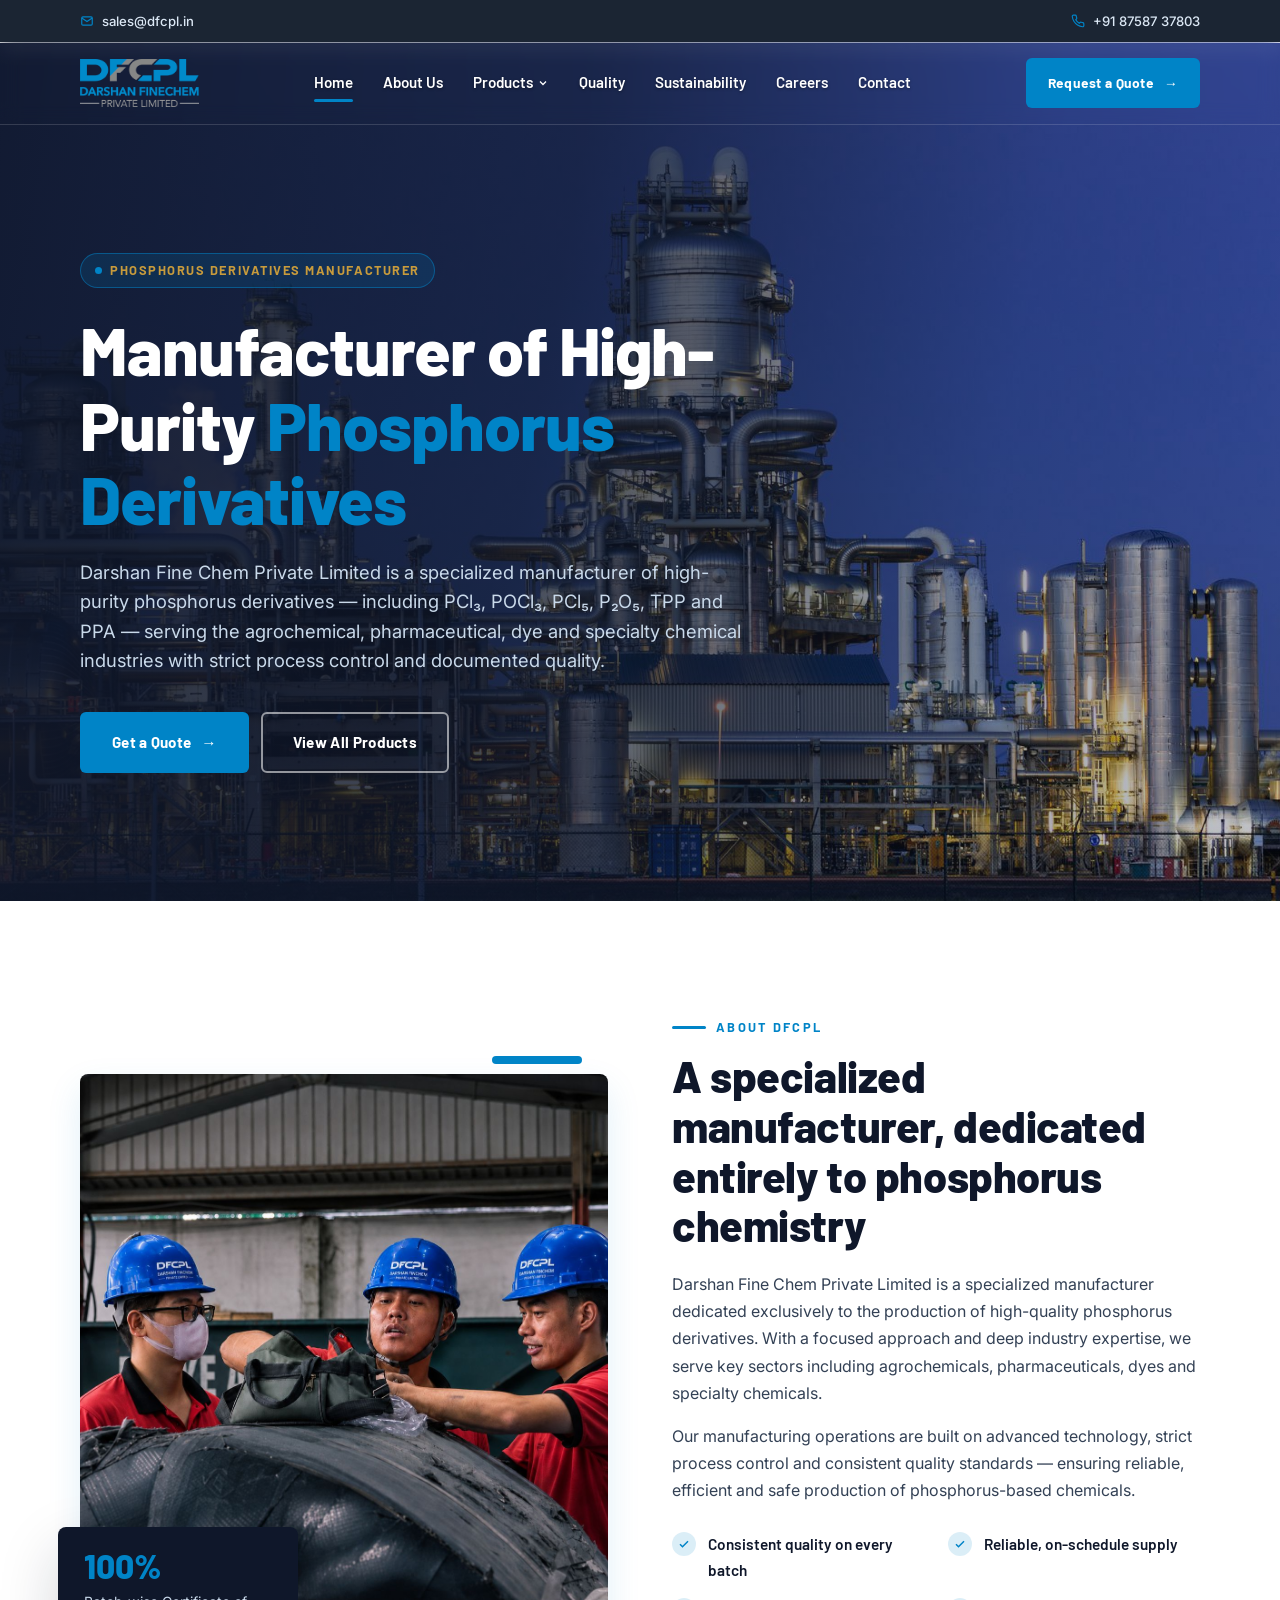
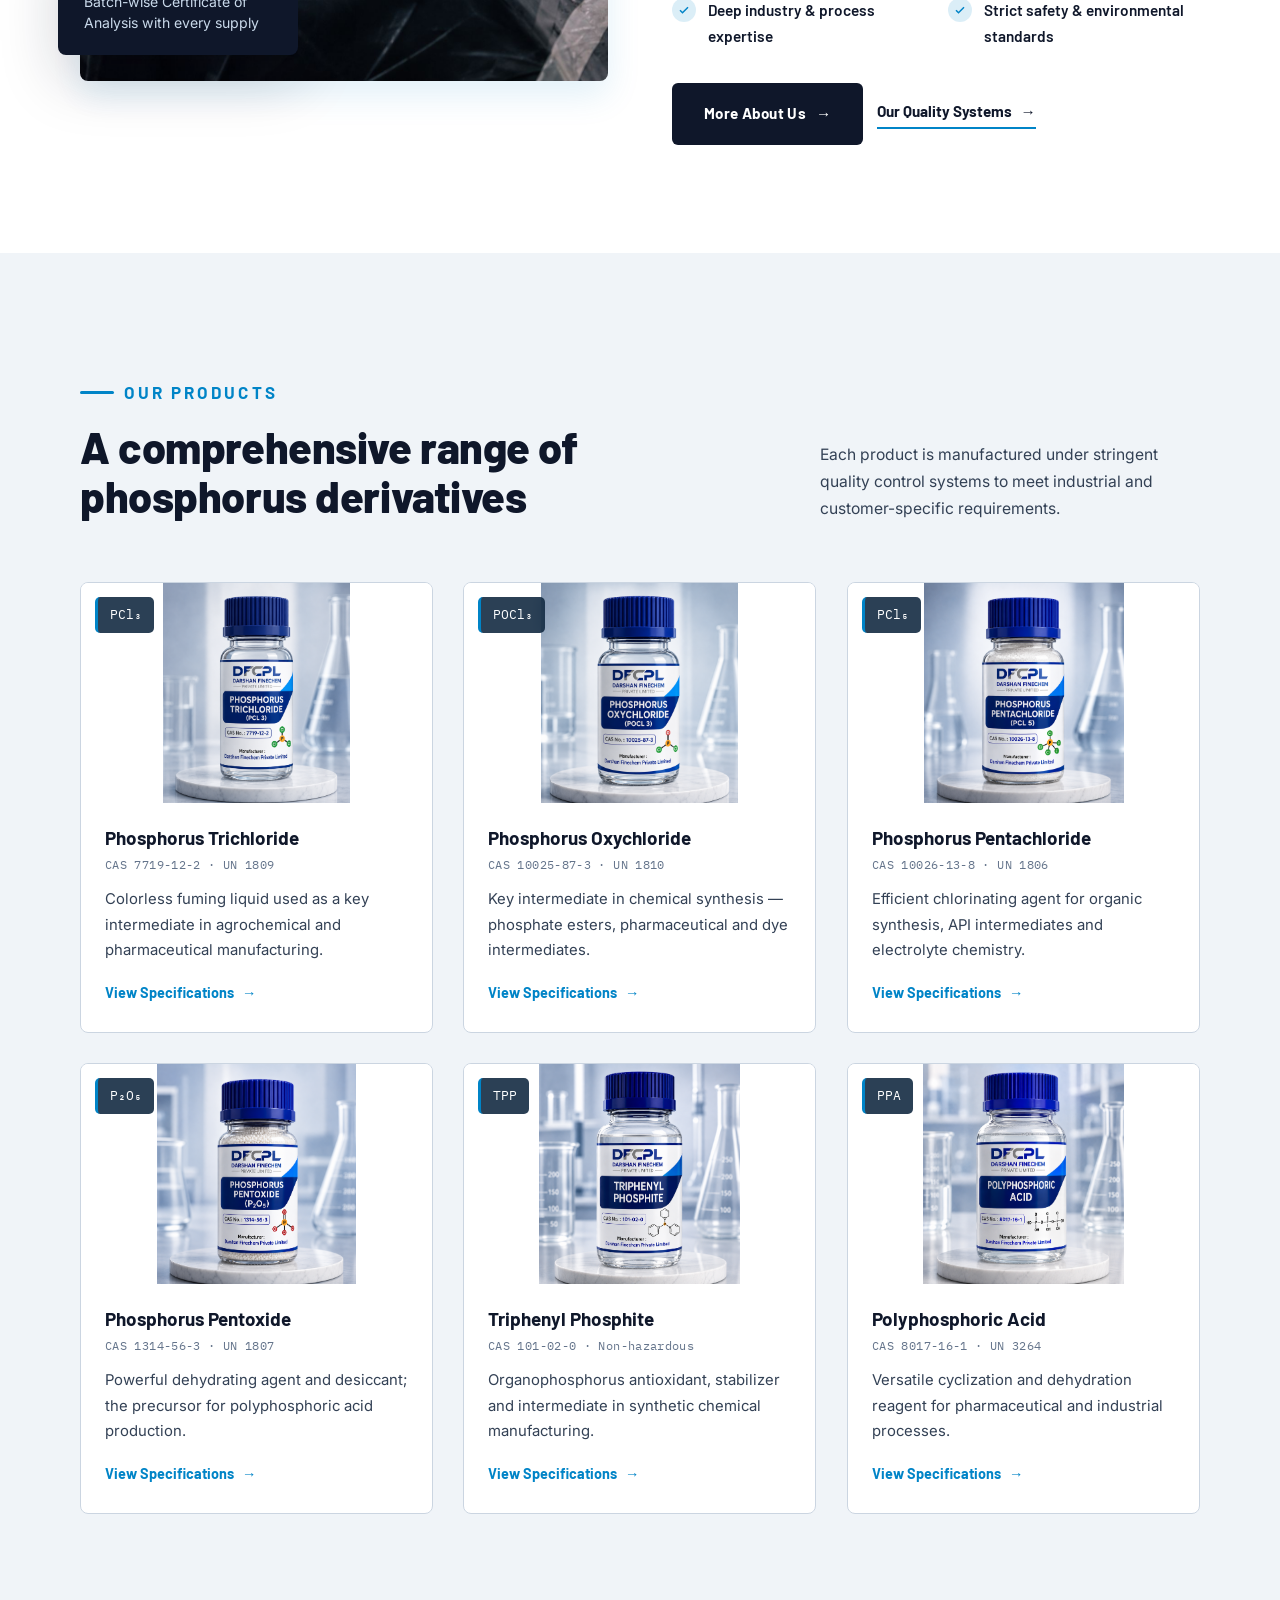
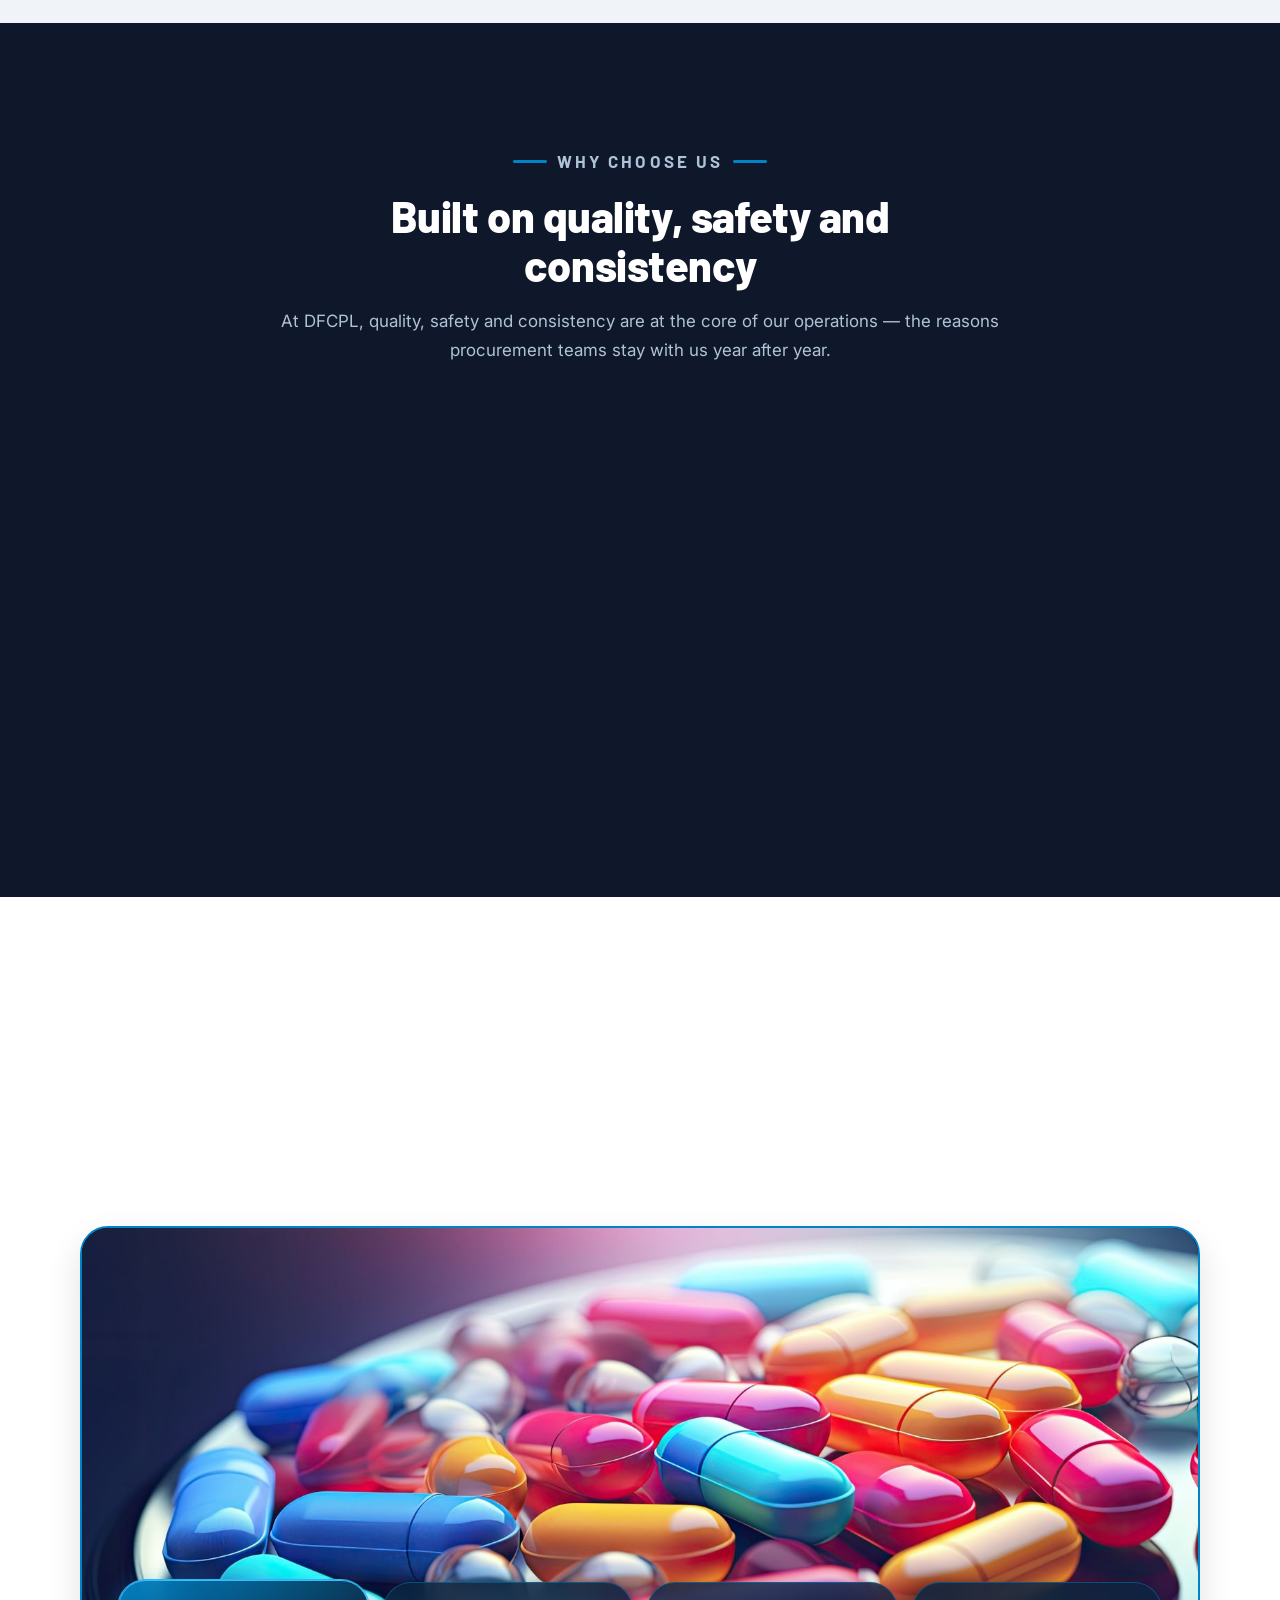
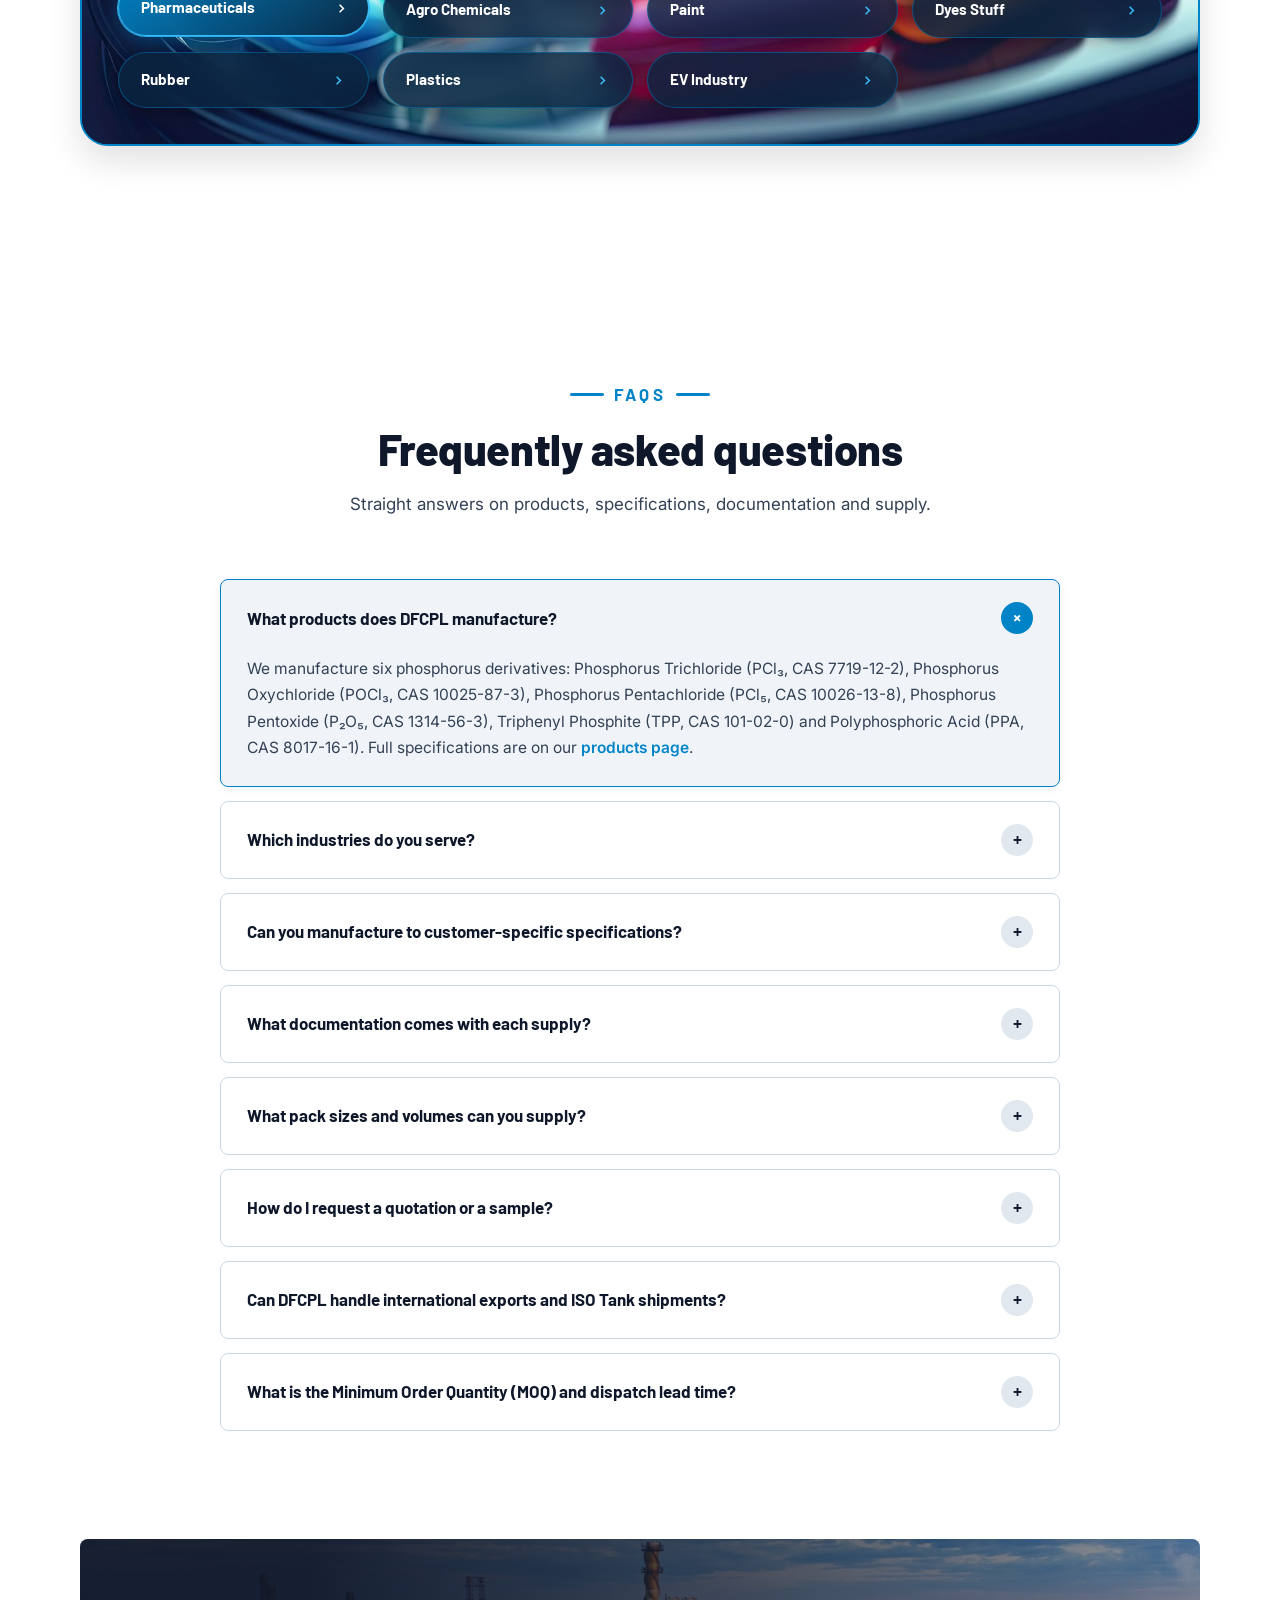
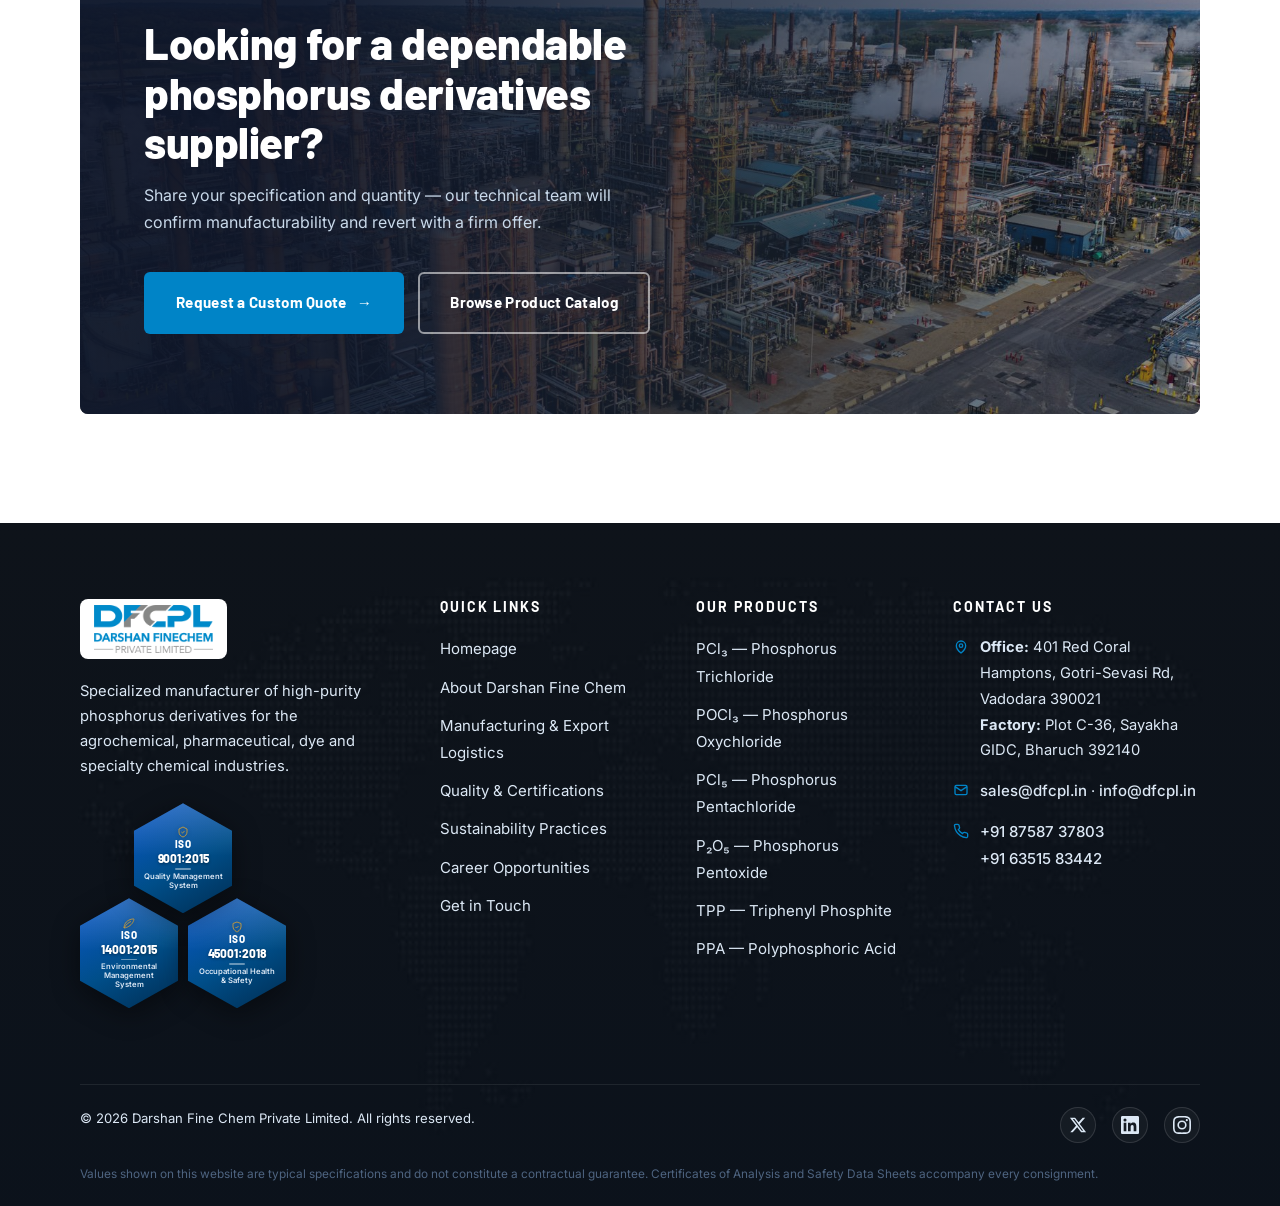
<file: index.html>
<!DOCTYPE html>
<html lang="en">

<head>
  <!-- Google tag (gtag.js) -->
  <script async src="https://www.googletagmanager.com/gtag/js?id=G-CTTGNB9CXZ"></script>
  <script>
    window.dataLayer = window.dataLayer || [];
    function gtag(){dataLayer.push(arguments);}
    gtag('js', new Date());

    gtag('config', 'G-CTTGNB9CXZ');
  </script>
  <meta charset="UTF-8">
  <meta name="viewport" content="width=device-width, initial-scale=1.0">
  <title>Darshan Fine Chem (DFCPL) | Phosphorus Derivatives Manufacturer</title>
  <meta name="description"
    content="Darshan Fine Chem Private Limited (DFCPL) manufactures high-purity phosphorus derivatives (PCl3, POCl3, PCl5, P2O5, TPP, PPA) for pharma and agrochem in Gujarat, India.">
  <link rel="canonical" href="https://www.dfcpl.in/">
  <meta name="robots" content="index, follow, max-image-preview:large">
  <meta name="theme-color" content="#0084C7">

  <meta property="og:type" content="website">
  <meta property="og:site_name" content="Darshan Fine Chem Private Limited">
  <meta property="og:title" content="Darshan Fine Chem (DFCPL) | Phosphorus Derivatives Manufacturer">
  <meta property="og:description"
    content="Indian manufacturer of high-purity phosphorus derivatives (PCl₃, POCl₃, PCl₅, P₂O₅, TPP &amp; PPA) with batch-wise COA and SDS.">
  <meta property="og:url" content="https://www.dfcpl.in/">
  <meta property="og:image" content="https://www.dfcpl.in/assets/img/hero-plant.jpg">
  <meta name="twitter:card" content="summary_large_image">
  <meta name="twitter:title" content="Darshan Fine Chem (DFCPL) | Phosphorus Derivatives Manufacturer">
  <meta name="twitter:description"
    content="Indian manufacturer of high-purity phosphorus derivatives (PCl₃, POCl₃, PCl₅, P₂O₅, TPP &amp; PPA) with batch-wise COA and SDS.">
  <meta name="twitter:image" content="https://www.dfcpl.in/assets/img/hero-plant.jpg">

  <link rel="preconnect" href="https://fonts.googleapis.com">
  <link rel="preconnect" href="https://fonts.gstatic.com" crossorigin>
  <link
    href="https://fonts.googleapis.com/css2?family=Barlow:wght@500;600;700;800&family=Inter:wght@400;500;600&family=IBM+Plex+Mono:wght@400;500&display=swap"
    rel="stylesheet">
  <link rel="stylesheet" href="css/style.css">

  <script type="application/ld+json">
  {
    "@context": "https://schema.org",
    "@graph": [
      {
        "@type": "Organization",
        "@id": "https://www.dfcpl.in/#organization",
        "name": "Darshan Fine Chem Private Limited",
        "alternateName": [
          "Darshan Finechem Private Limited",
          "Darshan Finechem",
          "Darshan Fine Chem",
          "DFCPL"
        ],
        "url": "https://www.dfcpl.in/",
        "logo": {
          "@type": "ImageObject",
          "url": "https://www.dfcpl.in/assets/img/dfcpl-logo.png",
          "width": 308,
          "height": 124
        },
        "description": "Specialized Indian manufacturer of high-purity phosphorus derivatives for agrochemical, pharmaceutical, dye and specialty chemical industries.",
        "address": [
          {
            "@type": "PostalAddress",
            "name": "Corporate Office",
            "streetAddress": "Office No. 401, Red Coral Hamptons (Commercial Building), Nr. Darshanam Arise, Gotri - Sevasi Rd, opp. Telephone Exchange, Main Road",
            "addressLocality": "Vadodara",
            "addressRegion": "Gujarat",
            "postalCode": "390021",
            "addressCountry": "IN"
          },
          {
            "@type": "PostalAddress",
            "name": "Manufacturing Plant",
            "streetAddress": "Plot No. C-36, Sayakha GIDC, Taluka: Vagra",
            "addressLocality": "Bharuch",
            "addressRegion": "Gujarat",
            "postalCode": "392140",
            "addressCountry": "IN"
          }
        ],
        "contactPoint": [
          {
            "@type": "ContactPoint",
            "telephone": "+91-8758737803",
            "contactType": "sales",
            "email": "sales@dfcpl.in",
            "availableLanguage": ["English", "Hindi", "Gujarati"]
          },
          {
            "@type": "ContactPoint",
            "telephone": "+91-6351583442",
            "contactType": "customer service",
            "email": "info@dfcpl.in",
            "availableLanguage": ["English", "Hindi", "Gujarati"]
          }
        ],
        "sameAs": [
          "https://x.com/Darshanfinechem",
          "https://www.linkedin.com/company/darshan-finechem-private-limited/",
          "https://www.instagram.com/darshan_fine_chem_pvt_ltd"
        ]
      },
      {
        "@type": "WebSite",
        "@id": "https://www.dfcpl.in/#website",
        "url": "https://www.dfcpl.in/",
        "name": "Darshan Fine Chem (DFCPL)",
        "alternateName": [
          "DFCPL",
          "dfcpl.in",
          "Darshan Fine Chem Private Limited",
          "Darshan Finechem"
        ],
        "publisher": { "@id": "https://www.dfcpl.in/#organization" },
        "inLanguage": "en"
      },
      {
        "@type": "WebPage",
        "@id": "https://www.dfcpl.in/#webpage",
        "url": "https://www.dfcpl.in/",
        "name": "Phosphorus Derivatives Manufacturer | Darshan Fine Chem Private Limited",
        "isPartOf": { "@id": "https://www.dfcpl.in/#website" },
        "about": { "@id": "https://www.dfcpl.in/#organization" },
        "inLanguage": "en"
      },
      {
        "@type": "FAQPage",
        "@id": "https://www.dfcpl.in/#faq",
        "mainEntity": [
          {
            "@type": "Question",
            "name": "What products does DFCPL manufacture?",
            "acceptedAnswer": { "@type": "Answer", "text": "Darshan Fine Chem Private Limited manufactures six phosphorus derivatives: Phosphorus Trichloride (PCl₃, CAS 7719-12-2), Phosphorus Oxychloride (POCl₃, CAS 10025-87-3), Phosphorus Pentachloride (PCl₅, CAS 10026-13-8), Phosphorus Pentoxide (P₂O₅, CAS 1314-56-3), Triphenyl Phosphite (TPP, CAS 101-02-0) and Polyphosphoric Acid (PPA, CAS 8017-16-1)." }
          },
          {
            "@type": "Question",
            "name": "Which industries does DFCPL serve?",
            "acceptedAnswer": { "@type": "Answer", "text": "Our products serve agrochemicals, pharmaceuticals, dyes & pigments, and specialty chemicals." }
          },
          {
            "@type": "Question",
            "name": "Can DFCPL manufacture to customer-specific specifications?",
            "acceptedAnswer": { "@type": "Answer", "text": "Yes. Assay, impurity profile and packaging can be tailored to your requirement." }
          },
          {
            "@type": "Question",
            "name": "What documentation comes with each supply?",
            "acceptedAnswer": { "@type": "Answer", "text": "Every consignment carries a batch-wise Certificate of Analysis (COA) and a Safety Data Sheet (SDS)." }
          },
          {
            "@type": "Question",
            "name": "What pack sizes and volumes can you supply?",
            "acceptedAnswer": { "@type": "Answer", "text": "Depending on product: 25–50 kg drums, 35–50 kg carboys, 250 kg composite drums, ISO tanks and bulk tankers." }
          },
          {
            "@type": "Question",
            "name": "How do I request a quotation from DFCPL?",
            "acceptedAnswer": { "@type": "Answer", "text": "Send us your product name, specification, quantity and delivery location via the contact form or email sales@dfcpl.in." }
          },
          {
            "@type": "Question",
            "name": "Can DFCPL handle international exports and ISO Tank shipments?",
            "acceptedAnswer": { "@type": "Answer", "text": "Yes. DFCPL exports phosphorus derivatives worldwide in dedicated ISO Tank Containers (20–25 MT) and UN-certified drums. Located near Dahej Port, Hazira Port and JNPT Nhava Sheva, we provide complete Dangerous Goods (IMDG Hazchem Class 8/4.3/6.1) compliance, GHS Safety Data Sheets, and REACH regulatory documentation support." }
          },
          {
            "@type": "Question",
            "name": "What is the Minimum Order Quantity (MOQ) and dispatch lead time?",
            "acceptedAnswer": { "@type": "Answer", "text": "We supply quantities ranging from palletized drum shipments (minimum ~1 MT) up to dedicated full ISO tanks or road tankers. Standard commercial grades (PCl₃, POCl₃, PCl₅, P₂O₅, TPP, PPA) have short turnaround dispatch times from our Sayakha GIDC plant inventory." }
          }
        ]
      }
    ]
  }
  </script>
  <link rel="icon" type="image/png" sizes="48x48" href="/favicon-48x48.png">
  <link rel="icon" type="image/png" sizes="32x32" href="/favicon-32x32.png">
  <link rel="icon" type="image/png" sizes="16x16" href="/favicon-16x16.png">
  <link rel="icon" type="image/svg+xml" href="/favicon.svg">
  <link rel="icon" type="image/x-icon" href="/favicon.ico">
  <link rel="icon" type="image/png" sizes="192x192" href="/android-chrome-192x192.png">
  <link rel="icon" type="image/png" sizes="512x512" href="/favicon.png">
  <link rel="apple-touch-icon" sizes="180x180" href="/apple-touch-icon.png">
  <link rel="manifest" href="/site.webmanifest">
</head>

<body>
  <a class="skip-link" href="#main">Skip to content</a>

  <div class="topbar">
    <div class="container topbar-inner">
      <a class="topbar-item" href="mailto:sales@dfcpl.in">
        <svg viewBox="0 0 24 24" fill="none" stroke="currentColor" stroke-width="2">
          <rect x="3" y="5" width="18" height="14" rx="2" />
          <path d="m3 7 9 6 9-6" />
        </svg>
        sales@dfcpl.in
      </a>
      <a class="topbar-item" href="tel:+918758737803">
        <svg viewBox="0 0 24 24" fill="none" stroke="currentColor" stroke-width="2">
          <path
            d="M22 16.9v3a2 2 0 0 1-2.2 2 19.8 19.8 0 0 1-8.6-3 19.5 19.5 0 0 1-6-6 19.8 19.8 0 0 1-3-8.7A2 2 0 0 1 4.1 2h3a2 2 0 0 1 2 1.7c.13.96.36 1.9.7 2.8a2 2 0 0 1-.45 2.1L8.1 9.9a16 16 0 0 0 6 6l1.3-1.3a2 2 0 0 1 2.1-.45c.9.34 1.84.57 2.8.7a2 2 0 0 1 1.7 2.05Z" />
        </svg>
        +91 87587 37803
      </a>
    </div>
  </div>

  <!-- ============ HEADER ============ -->
  <header class="site-header site-header--home">
    <div class="container header-inner">
      <a href="/" class="brand" aria-label="Darshan Fine Chem Private Limited — home">
        <img src="assets/img/dfcpl-logo.png" alt="DFCPL - Darshan Fine Chem Private Limited"
          style="height: 48px; width: auto;">
      </a>
      <nav class="main-nav" aria-label="Primary">
        <a href="/" class="is-active" aria-current="page">Home</a>
        <a href="about.html">About Us</a>
        <div class="nav-dropdown">
          <a href="products.html" aria-haspopup="true">
            Products
            <svg class="nav-chevron" viewBox="0 0 24 24" width="12" height="12" stroke="currentColor" fill="none"
              stroke-width="2.5">
              <polyline points="6 9 12 15 18 9" />
            </svg>
          </a>
          <div class="dropdown-menu">
            <a href="products.html" class="dropdown-header-link">All Products</a>
            <div class="dropdown-divider"></div>
            <a href="product-phosphorus-trichloride.html">Phosphorus Trichloride (PCl₃)</a>
            <a href="product-phosphorus-oxychloride.html">Phosphorus Oxychloride (POCl₃)</a>
            <a href="product-phosphorus-pentachloride.html">Phosphorus Pentachloride (PCl₅)</a>
            <a href="product-phosphorus-pentoxide.html">Phosphorus Pentoxide (P₂O₅)</a>
            <a href="product-triphenyl-phosphine.html">Triphenyl Phosphite (TPP)</a>
            <a href="product-polyphosphoric-acid.html">Polyphosphoric Acid (PPA)</a>
          </div>
        </div>
        <a href="quality.html">Quality</a>
        <a href="sustainability.html">Sustainability</a>
        <a href="careers.html">Careers</a>
        <a href="contact.html">Contact</a>
      </nav>
      <div class="header-cta">
        <a href="contact.html" class="btn btn--accent btn--sm">Request a Quote <span class="arrow"
            aria-hidden="true">&rarr;</span></a>
      </div>
      <button class="nav-toggle" type="button" aria-label="Toggle navigation"
        aria-expanded="false"><span></span></button>
    </div>
  </header>

  <main id="main">
    <!-- ============ HERO ============ -->
    <section class="hero">
      <div class="hero-bg" aria-hidden="true">
        <video autoplay loop muted playsinline poster="assets/img/hero-plant.jpg">
          <source src="video4.mp4" type="video/mp4">
          <img src="assets/img/hero-plant.jpg" alt="Darshan Fine Chem phosphorus derivatives manufacturing plant in Gujarat" fetchpriority="high">
        </video>
      </div>
      <div class="container">
        <div class="hero-content">
          <p class="hero-chip"><i></i> Phosphorus Derivatives Manufacturer</p>
          <h1>Manufacturer of High-Purity <span class="accent">Phosphorus Derivatives</span></h1>
          <p class="lede">Darshan Fine Chem Private Limited is a specialized manufacturer of high-purity phosphorus derivatives — including PCl₃, POCl₃, PCl₅, P₂O₅, TPP and PPA — serving the agrochemical, pharmaceutical, dye and specialty chemical industries with strict process control and documented quality.</p>
          <div class="hero-actions">
            <a href="contact.html" class="btn btn--accent">Get a Quote <span class="arrow"
                aria-hidden="true">&rarr;</span></a>
            <a href="products.html" class="btn btn--outline">View All Products</a>
          </div>
        </div>
      </div>
    </section>

    <!-- ============ ABOUT ============ -->
    <section class="section" id="about">
      <div class="container grid-2">
        <div class="media-frame media-frame--tall reveal">
          <span class="media-accent-bar" aria-hidden="true"></span>
          <img src="assets/img/team-engineers.jpeg"
            alt="Engineers in safety helmets reviewing operations inside the DFCPL manufacturing plant" loading="lazy">
          <div class="media-badge">
            <div class="big">100%</div>
            <div class="txt">Batch-wise Certificate of Analysis with every supply</div>
          </div>
        </div>
        <div class="content-block reveal reveal-delay-1">
          <p class="eyebrow">About DFCPL</p>
          <h2 class="h2">A specialized manufacturer, dedicated entirely to phosphorus chemistry</h2>
          <p>Darshan Fine Chem Private Limited is a specialized manufacturer dedicated exclusively to the production of
            high-quality phosphorus derivatives. With a focused approach and deep industry expertise, we serve key
            sectors including agrochemicals, pharmaceuticals, dyes and specialty chemicals.</p>
          <p>Our manufacturing operations are built on advanced technology, strict process control and consistent
            quality standards — ensuring reliable, efficient and safe production of phosphorus-based chemicals.</p>
          <ul class="check-list">
            <li><span class="tick"><svg viewBox="0 0 24 24" fill="none" stroke="currentColor" stroke-width="3">
                  <path d="m4 12.5 5 5L20 6.5" />
                </svg></span>Consistent quality on every batch</li>
            <li><span class="tick"><svg viewBox="0 0 24 24" fill="none" stroke="currentColor" stroke-width="3">
                  <path d="m4 12.5 5 5L20 6.5" />
                </svg></span>Reliable, on-schedule supply</li>
            <li><span class="tick"><svg viewBox="0 0 24 24" fill="none" stroke="currentColor" stroke-width="3">
                  <path d="m4 12.5 5 5L20 6.5" />
                </svg></span>Deep industry &amp; process expertise</li>
            <li><span class="tick"><svg viewBox="0 0 24 24" fill="none" stroke="currentColor" stroke-width="3">
                  <path d="m4 12.5 5 5L20 6.5" />
                </svg></span>Strict safety &amp; environmental standards</li>
          </ul>
          <div class="btn-row">
            <a href="about.html" class="btn btn--navy">More About Us <span class="arrow"
                aria-hidden="true">&rarr;</span></a>
            <a href="quality.html" class="link-more">Our Quality Systems <span class="arrow"
                aria-hidden="true">&rarr;</span></a>
          </div>
        </div>
      </div>
    </section>

    <!-- ============ PRODUCTS ============ -->
    <section class="section section--sky" id="products">
      <div class="container">
        <div class="section-head section-head--split reveal">
          <div class="head-text">
            <p class="eyebrow">Our Products</p>
            <h2 class="h2">A comprehensive range of phosphorus derivatives</h2>
          </div>
          <p class="head-side">Each product is manufactured under stringent quality control systems to meet industrial
            and customer-specific requirements.</p>
        </div>

        <div class="product-grid">
          <a class="product-card reveal" href="product-phosphorus-trichloride.html" aria-label="Phosphorus Trichloride PCl3 specifications and details">
            <div class="product-media product-media--fitted">
              <img src="assets/img/product-pcl3.png"
                alt="Phosphorus Trichloride PCl3 - Darshan Fine Chem Private Limited" loading="lazy">
              <span class="product-formula">PCl&#8323;</span>
            </div>
            <div class="product-body">
              <h3>Phosphorus Trichloride</h3>
              <span class="product-cas">CAS 7719-12-2 &middot; UN 1809</span>
              <p>Colorless fuming liquid used as a key intermediate in agrochemical and pharmaceutical manufacturing.
              </p>
              <span class="product-link">View Specifications <span class="arrow" aria-hidden="true">&rarr;</span></span>
            </div>
          </a>

          <a class="product-card reveal reveal-delay-1" href="product-phosphorus-oxychloride.html" aria-label="Phosphorus Oxychloride POCl3 specifications and details">
            <div class="product-media">
              <img src="assets/img/product-pocl3.png"
                alt="Phosphorus Oxychloride POCl3 - Darshan Fine Chem Private Limited" loading="lazy">
              <span class="product-formula">POCl&#8323;</span>
            </div>
            <div class="product-body">
              <h3>Phosphorus Oxychloride</h3>
              <span class="product-cas">CAS 10025-87-3 &middot; UN 1810</span>
              <p>Key intermediate in chemical synthesis — phosphate esters, pharmaceutical and dye intermediates.</p>
              <span class="product-link">View Specifications <span class="arrow" aria-hidden="true">&rarr;</span></span>
            </div>
          </a>

          <a class="product-card reveal reveal-delay-2" href="product-phosphorus-pentachloride.html" aria-label="Phosphorus Pentachloride PCl5 specifications and details">
            <div class="product-media">
              <img src="assets/img/product-pcl5.png"
                alt="Phosphorus Pentachloride PCl5 - Darshan Fine Chem Private Limited" loading="lazy">
              <span class="product-formula">PCl&#8325;</span>
            </div>
            <div class="product-body">
              <h3>Phosphorus Pentachloride</h3>
              <span class="product-cas">CAS 10026-13-8 &middot; UN 1806</span>
              <p>Efficient chlorinating agent for organic synthesis, API intermediates and electrolyte chemistry.</p>
              <span class="product-link">View Specifications <span class="arrow" aria-hidden="true">&rarr;</span></span>
            </div>
          </a>

          <a class="product-card reveal" href="product-phosphorus-pentoxide.html" aria-label="Phosphorus Pentoxide P2O5 specifications and details">
            <div class="product-media">
              <img src="assets/img/product-p2o5.png" alt="Phosphorus Pentoxide P2O5 - Darshan Fine Chem Private Limited"
                loading="lazy">
              <span class="product-formula">P&#8322;O&#8325;</span>
            </div>
            <div class="product-body">
              <h3>Phosphorus Pentoxide</h3>
              <span class="product-cas">CAS 1314-56-3 &middot; UN 1807</span>
              <p>Powerful dehydrating agent and desiccant; the precursor for polyphosphoric acid production.</p>
              <span class="product-link">View Specifications <span class="arrow" aria-hidden="true">&rarr;</span></span>
            </div>
          </a>

          <a class="product-card reveal reveal-delay-1" href="product-triphenyl-phosphine.html" aria-label="Triphenyl Phosphite TPP specifications and details">
            <div class="product-media">
              <img src="assets/img/product-tpp.png" alt="Triphenyl Phosphite TPP - Darshan Fine Chem Private Limited"
                loading="lazy">
              <span class="product-formula">TPP</span>
            </div>
            <div class="product-body">
              <h3>Triphenyl Phosphite</h3>
              <span class="product-cas">CAS 101-02-0 &middot; Non-hazardous</span>
              <p>Organophosphorus antioxidant, stabilizer and intermediate in synthetic chemical manufacturing.</p>
              <span class="product-link">View Specifications <span class="arrow" aria-hidden="true">&rarr;</span></span>
            </div>
          </a>

          <a class="product-card reveal reveal-delay-2" href="product-polyphosphoric-acid.html" aria-label="Polyphosphoric Acid PPA specifications and details">
            <div class="product-media">
              <img src="assets/img/product-ppa.png" alt="Polyphosphoric Acid PPA - Darshan Fine Chem Private Limited"
                loading="lazy">
              <span class="product-formula">PPA</span>
            </div>
            <div class="product-body">
              <h3>Polyphosphoric Acid</h3>
              <span class="product-cas">CAS 8017-16-1 &middot; UN 3264</span>
              <p>Versatile cyclization and dehydration reagent for pharmaceutical and industrial processes.</p>
              <span class="product-link">View Specifications <span class="arrow" aria-hidden="true">&rarr;</span></span>
            </div>
          </a>
        </div>
      </div>
    </section>

    <!-- ============ WHY CHOOSE US ============ -->
    <section class="section section--navy" id="why-us">
      <div class="container">
        <div class="section-head section-head--center reveal">
          <p class="eyebrow">Why Choose Us</p>
          <h2 class="h2">Built on quality, safety and consistency</h2>
          <p>At DFCPL, quality, safety and consistency are at the core of our operations — the reasons procurement teams
            stay with us year after year.</p>
        </div>
        <div class="why-grid">
          <div class="why-card reveal">
            <span class="why-num">/ 01</span>
            <div class="why-icon">
              <svg viewBox="0 0 24 24" fill="none" stroke="currentColor" stroke-width="1.8">
                <path d="M9 3h6M10 3v6.3L4.7 18a2 2 0 0 0 1.8 3h11a2 2 0 0 0 1.8-3L14 9.3V3" />
                <path d="M7.5 15h9" />
              </svg>
            </div>
            <h3>Consistent Quality</h3>
            <p>In-process controls and finished-goods analysis on every batch, with in-house technical expertise
              verifying each specification.</p>
          </div>
          <div class="why-card reveal reveal-delay-1">
            <span class="why-num">/ 02</span>
            <div class="why-icon">
              <svg viewBox="0 0 24 24" fill="none" stroke="currentColor" stroke-width="1.8">
                <path d="M3 7h11v10H3zM14 10h4l3 3v4h-7z" />
                <circle cx="7" cy="17.5" r="1.8" />
                <circle cx="17" cy="17.5" r="1.8" />
              </svg>
            </div>
            <h3>Reliable Supply</h3>
            <p>From 25 kg drums to bulk tanker loads — dependable production planning and on-schedule dispatch you can
              build inventory around.</p>
          </div>
          <div class="why-card reveal reveal-delay-2">
            <span class="why-num">/ 03</span>
            <div class="why-icon">
              <svg viewBox="0 0 24 24" fill="none" stroke="currentColor" stroke-width="1.8">
                <circle cx="12" cy="12" r="2.2" />
                <ellipse cx="12" cy="12" rx="10" ry="4.2" />
                <ellipse cx="12" cy="12" rx="10" ry="4.2" transform="rotate(60 12 12)" />
                <ellipse cx="12" cy="12" rx="10" ry="4.2" transform="rotate(120 12 12)" />
              </svg>
            </div>
            <h3>Industry Expertise</h3>
            <p>Exclusive focus on phosphorus chemistry. Our technical team supports handling, application and
              specification questions directly.</p>
          </div>
          <div class="why-card reveal reveal-delay-3">
            <span class="why-num">/ 04</span>
            <div class="why-icon">
              <svg viewBox="0 0 24 24" fill="none" stroke="currentColor" stroke-width="1.8">
                <path d="M12 2 4 6v6c0 5 3.4 8.6 8 10 4.6-1.4 8-5 8-10V6l-8-4Z" />
                <path d="m8.8 12 2.2 2.2 4.2-4.4" />
              </svg>
            </div>
            <h3>Safety &amp; Compliance</h3>
            <p>Strict environmental and safety standards, engineered controls and trained personnel for hazardous
              phosphorus chemistry.</p>
          </div>
        </div>
      </div>
    </section>

    <!-- ============ INDUSTRIES ============ -->
    <section class="section" id="industries">
      <div class="container">
        <div class="section-head section-head--split reveal">
          <div class="head-text">
            <p class="eyebrow">Industries We Serve</p>
            <h2 class="h2">Critical phosphorus intermediates across key sectors</h2>
          </div>
          <a href="contact.html" class="btn btn--outline-navy">Discuss Your Requirement <span class="arrow"
              aria-hidden="true">&rarr;</span></a>
        </div>

        <div class="industry-showcase reveal" data-industry-showcase>
          <!-- Background Screens Layer using provided images -->
          <div class="industry-screens">
            <div class="industry-slide is-active" data-industry-slide="pharma">
              <img src="assets/products/pharmaceticals.jpeg" alt="Pharmaceutical industry chemical solutions"
                loading="lazy">
            </div>
            <div class="industry-slide" data-industry-slide="agro">
              <img src="assets/products/AGROCHEMICALS.jpeg" alt="Agrochemicals and crop protection" loading="lazy">
            </div>
            <div class="industry-slide" data-industry-slide="paint">
              <img src="assets/products/PAINT INDUSTRY.jpeg" alt="Paint and coating industry chemistry" loading="lazy">
            </div>
            <div class="industry-slide" data-industry-slide="dyes">
              <img src="assets/products/PIGMENT INDUSTRYS.jpeg" alt="Dyes and pigment manufacturing" loading="lazy">
            </div>
            <div class="industry-slide" data-industry-slide="rubber">
              <img src="assets/products/RUBER INDUSTRY.jpeg" alt="Rubber and polymer processing" loading="lazy">
            </div>
            <div class="industry-slide" data-industry-slide="plastics">
              <img src="assets/products/plastic industry.jpeg" alt="Plastics and polymer stabilization" loading="lazy">
            </div>
            <div class="industry-slide" data-industry-slide="ev">
              <img src="assets/products/EV Industys.jpeg" alt="EV and battery chemicals" loading="lazy">
            </div>
          </div>

          <!-- Bottom Interactive Pill Buttons -->
          <div class="industry-pills-grid" role="tablist" aria-label="Industries">
            <button type="button" class="industry-pill is-active" data-industry-target="pharma" role="tab"
              aria-selected="true">
              <span>Pharmaceuticals</span>
              <svg class="pill-chevron" viewBox="0 0 24 24" fill="none" stroke="currentColor" stroke-width="2.5">
                <path d="m9 18 6-6-6-6" />
              </svg>
            </button>
            <button type="button" class="industry-pill" data-industry-target="agro" role="tab" aria-selected="false">
              <span>Agro Chemicals</span>
              <svg class="pill-chevron" viewBox="0 0 24 24" fill="none" stroke="currentColor" stroke-width="2.5">
                <path d="m9 18 6-6-6-6" />
              </svg>
            </button>
            <button type="button" class="industry-pill" data-industry-target="paint" role="tab" aria-selected="false">
              <span>Paint</span>
              <svg class="pill-chevron" viewBox="0 0 24 24" fill="none" stroke="currentColor" stroke-width="2.5">
                <path d="m9 18 6-6-6-6" />
              </svg>
            </button>
            <button type="button" class="industry-pill" data-industry-target="dyes" role="tab" aria-selected="false">
              <span>Dyes Stuff</span>
              <svg class="pill-chevron" viewBox="0 0 24 24" fill="none" stroke="currentColor" stroke-width="2.5">
                <path d="m9 18 6-6-6-6" />
              </svg>
            </button>
            <button type="button" class="industry-pill" data-industry-target="rubber" role="tab" aria-selected="false">
              <span>Rubber</span>
              <svg class="pill-chevron" viewBox="0 0 24 24" fill="none" stroke="currentColor" stroke-width="2.5">
                <path d="m9 18 6-6-6-6" />
              </svg>
            </button>
            <button type="button" class="industry-pill" data-industry-target="plastics" role="tab"
              aria-selected="false">
              <span>Plastics</span>
              <svg class="pill-chevron" viewBox="0 0 24 24" fill="none" stroke="currentColor" stroke-width="2.5">
                <path d="m9 18 6-6-6-6" />
              </svg>
            </button>
            <button type="button" class="industry-pill" data-industry-target="ev" role="tab" aria-selected="false">
              <span>EV Industry</span>
              <svg class="pill-chevron" viewBox="0 0 24 24" fill="none" stroke="currentColor" stroke-width="2.5">
                <path d="m9 18 6-6-6-6" />
              </svg>
            </button>
          </div>
        </div>
      </div>
    </section>

    <!-- ============ FAQ ============ -->
    <section class="section" id="faq">
      <div class="container">
        <div class="section-head section-head--center reveal">
          <p class="eyebrow">FAQs</p>
          <h2 class="h2">Frequently asked questions</h2>
          <p>Straight answers on products, specifications, documentation and supply.</p>
        </div>
        <div class="faq-list reveal" data-faq>
          <details class="faq-item" open>
            <summary>What products does DFCPL manufacture? <span class="q-mark" aria-hidden="true">+</span></summary>
            <div class="faq-answer">We manufacture six phosphorus derivatives: Phosphorus Trichloride (PCl&#8323;, CAS
              7719-12-2), Phosphorus Oxychloride (POCl&#8323;, CAS 10025-87-3), Phosphorus Pentachloride (PCl&#8325;,
              CAS 10026-13-8), Phosphorus Pentoxide (P&#8322;O&#8325;, CAS 1314-56-3), Triphenyl Phosphite (TPP, CAS
              101-02-0) and Polyphosphoric Acid (PPA, CAS 8017-16-1). Full specifications are on our <a
                href="products.html">products page</a>.</div>
          </details>
          <details class="faq-item">
            <summary>Which industries do you serve? <span class="q-mark" aria-hidden="true">+</span></summary>
            <div class="faq-answer">Our products serve four key sectors: agrochemicals (herbicide and insecticide
              intermediates), pharmaceuticals (API intermediates and reagents), dyes and pigments, and specialty
              chemicals such as flame retardants, plasticizers and battery chemicals.</div>
          </details>
          <details class="faq-item">
            <summary>Can you manufacture to customer-specific specifications? <span class="q-mark"
                aria-hidden="true">+</span></summary>
            <div class="faq-answer">Yes. Assay, impurity profile and packaging can be tailored to your requirement.
              Share your specification with our technical team and we will confirm manufacturability, lead time and
              pricing before you commit.</div>
          </details>
          <details class="faq-item">
            <summary>What documentation comes with each supply? <span class="q-mark" aria-hidden="true">+</span>
            </summary>
            <div class="faq-answer">Every consignment carries a batch-wise Certificate of Analysis (COA) and a Safety
              Data Sheet (SDS). Batch records are retained for full traceability, from raw material receipt through
              in-process checks to final release.</div>
          </details>
          <details class="faq-item">
            <summary>What pack sizes and volumes can you supply? <span class="q-mark" aria-hidden="true">+</span>
            </summary>
            <div class="faq-answer">Depending on the product: 40&ndash;50 kg drums, 50 kg HDPE carboys, 200&ndash;250 kg
              drums, ISO tanks and bulk tanker loads. We support both domestic Indian supply and export
              enquiries.</div>
          </details>
          <details class="faq-item">
            <summary>How do I request a quotation or a sample? <span class="q-mark" aria-hidden="true">+</span>
            </summary>
            <div class="faq-answer">Send us the product name, your specification, quantity and delivery location via the
              <a href="contact.html">contact form</a> or email <a href="mailto:sales@dfcpl.in">sales@dfcpl.in</a>. Our
              sales team will respond with pricing, lead time and packing options.
            </div>
          </details>
          <details class="faq-item">
            <summary>Can DFCPL handle international exports and ISO Tank shipments? <span class="q-mark" aria-hidden="true">+</span></summary>
            <div class="faq-answer">Yes. DFCPL exports phosphorus derivatives worldwide in dedicated ISO Tank Containers (20&ndash;25 MT) and UN-certified drums. Located near Dahej Port, Hazira Port and JNPT Nhava Sheva, we provide complete Dangerous Goods (IMDG Hazchem Class 8/4.3/6.1) compliance, GHS Safety Data Sheets, and REACH regulatory documentation support.</div>
          </details>
          <details class="faq-item">
            <summary>What is the Minimum Order Quantity (MOQ) and dispatch lead time? <span class="q-mark" aria-hidden="true">+</span></summary>
            <div class="faq-answer">We supply quantities ranging from palletized drum shipments (minimum ~1 MT) up to dedicated full ISO tanks or road tankers. Standard commercial grades (PCl&#8323;, POCl&#8323;, PCl&#8325;, P&#8322;O&#8325;, TPP, PPA) maintain ready stock for rapid dispatch from our Sayakha GIDC plant inventory in Gujarat.</div>
          </details>
        </div>
      </div>
    </section>

    <!-- ============ CTA ============ -->
    <section class="section" style="padding-top:0;">
      <div class="container">
        <div class="cta-band reveal">
          <img class="cta-bg" src="assets/img/aerial-plant.jpg" alt="Aerial view of Darshan Fine Chem chemical manufacturing facility in Sayakha GIDC" loading="lazy">
          <div class="cta-inner">
            <div>
              <h2 class="h2">Looking for a dependable phosphorus derivatives supplier?</h2>
              <p>Share your specification and quantity — our technical team will confirm manufacturability and revert
                with a firm offer.</p>
            </div>
            <div class="cta-actions">
              <a href="contact.html" class="btn btn--accent">Request a Custom Quote <span class="arrow"
                  aria-hidden="true">&rarr;</span></a>
              <a href="products.html" class="btn btn--outline">Browse Product Catalog</a>
            </div>
          </div>
        </div>
      </div>
    </section>
  </main>

  <!-- ============ FOOTER ============ -->
  <footer class="site-footer">
    <div class="container">
      <div class="footer-grid">
        <div class="footer-brand">
          <a href="/" class="brand" aria-label="Darshan Fine Chem Private Limited — home">
            <div class="footer-logo-wrap">
              <img src="assets/img/dfcpl-logo.png" alt="DFCPL - Darshan Fine Chem Private Limited"
                style="height: 48px; width: auto; display: block;">
            </div>
          </a>
          <p>Specialized manufacturer of high-purity phosphorus derivatives for the agrochemical, pharmaceutical, dye
            and specialty chemical industries.</p>
          <div class="footer-iso-cert">
            <div class="footer-iso-row footer-iso-row--top">
              <div class="footer-iso-card" title="ISO 9001:2015 - Quality Management System">
                <div class="footer-iso-inner">
                  <svg class="footer-iso-icon" viewBox="0 0 24 24" fill="none" stroke="currentColor" stroke-width="1.8">
                    <path d="M12 2 4 6v6c0 5 3.4 8.6 8 10 4.6-1.4 8-5 8-10V6l-8-4Z" />
                    <path d="m8.8 12 2.2 2.2 4.2-4.4" />
                  </svg>
                  <div class="footer-iso-title">ISO</div>
                  <div class="footer-iso-num">9001:2015</div>
                  <div class="footer-iso-div"></div>
                  <div class="footer-iso-sub">Quality Management System</div>
                </div>
              </div>
            </div>
            <div class="footer-iso-row footer-iso-row--bottom">
              <div class="footer-iso-card" title="ISO 14001:2015 - Environmental Management System">
                <div class="footer-iso-inner">
                  <svg class="footer-iso-icon" viewBox="0 0 24 24" fill="none" stroke="currentColor" stroke-width="1.8">
                    <path d="M2 22s0-9 7-14 13-4 13-4-1 8-8 13-12 5-12 5Z" />
                    <path d="M2 22c4-7 9-11 14-13" />
                  </svg>
                  <div class="footer-iso-title">ISO</div>
                  <div class="footer-iso-num">14001:2015</div>
                  <div class="footer-iso-div"></div>
                  <div class="footer-iso-sub">Environmental Management System</div>
                </div>
              </div>
              <div class="footer-iso-card" title="ISO 45001:2018 - Occupational Health & Safety Management System">
                <div class="footer-iso-inner">
                  <svg class="footer-iso-icon" viewBox="0 0 24 24" fill="none" stroke="currentColor" stroke-width="1.8">
                    <path d="M12 22s8-4 8-10V5l-8-3-8 3v7c0 6 8 10 8 10z" />
                    <path d="m9 12 2 2 4-4" />
                  </svg>
                  <div class="footer-iso-title">ISO</div>
                  <div class="footer-iso-num">45001:2018</div>
                  <div class="footer-iso-div"></div>
                  <div class="footer-iso-sub">Occupational Health &amp; Safety</div>
                </div>
              </div>
            </div>
          </div>
        </div>
        <div class="footer-col">
          <h3>Quick Links</h3>
          <ul>
            <li><a href="/">Homepage</a></li>
            <li><a href="about.html">About Darshan Fine Chem</a></li>
            <li><a href="manufacturing.html">Manufacturing &amp; Export Logistics</a></li>
            <li><a href="quality.html">Quality &amp; Certifications</a></li>
            <li><a href="sustainability.html">Sustainability Practices</a></li>
            <li><a href="careers.html">Career Opportunities</a></li>
            <li><a href="contact.html">Get in Touch</a></li>
          </ul>
        </div>
        <div class="footer-col">
          <h3>Our Products</h3>
          <ul>
            <li><a href="product-phosphorus-trichloride.html">PCl₃ — Phosphorus Trichloride</a></li>
            <li><a href="product-phosphorus-oxychloride.html">POCl₃ — Phosphorus Oxychloride</a></li>
            <li><a href="product-phosphorus-pentachloride.html">PCl₅ — Phosphorus Pentachloride</a></li>
            <li><a href="product-phosphorus-pentoxide.html">P₂O₅ — Phosphorus Pentoxide</a></li>
            <li><a href="product-triphenyl-phosphine.html">TPP — Triphenyl Phosphite</a></li>
            <li><a href="product-polyphosphoric-acid.html">PPA — Polyphosphoric Acid</a></li>
          </ul>
        </div>
        <div class="footer-col">
          <h3>Contact Us</h3>
          <div class="footer-contact-line">
            <svg viewBox="0 0 24 24" fill="none" stroke="currentColor" stroke-width="2">
              <path d="M12 21s-7-5.5-7-11a7 7 0 0 1 14 0c0 5.5-7 11-7 11Z" />
              <circle cx="12" cy="10" r="2.6" />
            </svg>
            <address><b>Office:</b> 401 Red Coral Hamptons, Gotri-Sevasi Rd, Vadodara 390021<br><b>Factory:</b> Plot
              C-36, Sayakha GIDC, Bharuch 392140</address>
          </div>
          <div class="footer-contact-line">
            <svg viewBox="0 0 24 24" fill="none" stroke="currentColor" stroke-width="2">
              <rect x="3" y="5" width="18" height="14" rx="2" />
              <path d="m3 7 9 6 9-6" />
            </svg>
            <address><a href="mailto:sales@dfcpl.in">sales@dfcpl.in</a> &middot; <a
                href="mailto:info@dfcpl.in">info@dfcpl.in</a></address>
          </div>
          <div class="footer-contact-line">
            <svg viewBox="0 0 24 24" fill="none" stroke="currentColor" stroke-width="2">
              <path
                d="M22 16.9v3a2 2 0 0 1-2.2 2 19.8 19.8 0 0 1-8.6-3 19.5 19.5 0 0 1-6-6 19.8 19.8 0 0 1-3-8.7A2 2 0 0 1 4.1 2h3a2 2 0 0 1 2 1.7c.13.96.36 1.9.7 2.8a2 2 0 0 1-.45 2.1L8.1 9.9a16 16 0 0 0 6 6l1.3-1.3a2 2 0 0 1 2.1-.45c.9.34 1.84.57 2.8.7a2 2 0 0 1 1.7 2.05Z" />
            </svg>
            <address><a href="tel:+918758737803">+91 87587 37803</a><br><a href="tel:+916351583442">+91 63515 83442</a>
            </address>
          </div>
        </div>
      </div>
      <div class="footer-bottom">
        <span>&copy; <span data-year>2026</span> Darshan Fine Chem Private Limited. All rights reserved.</span>
        <div class="footer-social">
          <a href="https://x.com/Darshanfinechem" target="_blank" rel="noopener noreferrer" aria-label="Follow us on X (Twitter)">
            <svg viewBox="0 0 24 24"><path d="M18.244 2.25h3.308l-7.227 8.26 8.502 11.24H16.17l-5.214-6.817L4.99 21.75H1.68l7.73-8.835L1.254 2.25H8.08l4.713 6.231zm-1.161 17.52h1.833L7.084 4.126H5.117z"/></svg>
          </a>
          <a href="https://www.linkedin.com/company/darshan-finechem-private-limited/" target="_blank" rel="noopener noreferrer" aria-label="Follow us on LinkedIn">
            <svg viewBox="0 0 24 24"><path d="M20.447 20.452h-3.554v-5.569c0-1.328-.027-3.037-1.852-3.037-1.853 0-2.136 1.445-2.136 2.939v5.667H9.351V9h3.414v1.561h.046c.477-.9 1.637-1.85 3.37-1.85 3.601 0 4.267 2.37 4.267 5.455v6.286zM5.337 7.433a2.062 2.062 0 0 1-2.063-2.065 2.064 2.064 0 1 1 2.063 2.065zm1.782 13.019H3.555V9h3.564v11.452zM22.225 0H1.771C.792 0 0 .774 0 1.729v20.542C0 23.227.792 24 1.771 24h20.451C23.2 24 24 23.227 24 22.271V1.729C24 .774 23.2 0 22.222 0h.003z"/></svg>
          </a>
          <a href="https://www.instagram.com/darshan_fine_chem_pvt_ltd" target="_blank" rel="noopener noreferrer" aria-label="Follow us on Instagram">
            <svg viewBox="0 0 24 24"><path d="M12 2.163c3.204 0 3.584.012 4.85.07 3.252.148 4.771 1.691 4.919 4.919.058 1.265.069 1.645.069 4.849 0 3.205-.012 3.584-.069 4.849-.149 3.225-1.664 4.771-4.919 4.919-1.266.058-1.644.07-4.85.07-3.204 0-3.584-.012-4.849-.07-3.26-.149-4.771-1.699-4.919-4.92-.058-1.265-.07-1.644-.07-4.849 0-3.204.013-3.583.07-4.849.149-3.227 1.664-4.771 4.919-4.919 1.266-.057 1.645-.069 4.849-.069zM12 0C8.741 0 8.333.014 7.053.072 2.695.272.273 2.69.073 7.052.014 8.333 0 8.741 0 12c0 3.259.014 3.668.072 4.948.2 4.358 2.618 6.78 6.98 6.98C8.333 23.986 8.741 24 12 24c3.259 0 3.668-.014 4.948-.072 4.354-.2 6.782-2.618 6.979-6.98.059-1.28.073-1.689.073-4.948 0-3.259-.014-3.667-.072-4.947-.196-4.354-2.617-6.78-6.979-6.98C15.668.014 15.259 0 12 0zm0 5.838a6.162 6.162 0 1 0 0 12.324 6.162 6.162 0 0 0 0-12.324zM12 16a4 4 0 1 1 0-8 4 4 0 0 1 0 8zm6.406-11.845a1.44 1.44 0 1 0 0 2.881 1.44 1.44 0 0 0 0-2.881z"/></svg>
          </a>
        </div>
      </div>
      <div class="footer-disclaimer">
        Values shown on this website are typical specifications and do not constitute a contractual guarantee.
        Certificates of Analysis and Safety Data Sheets accompany every consignment.
      </div>
    </div>
  </footer>

  <script src="js/main.js"></script>
</body>

</html>
</file>
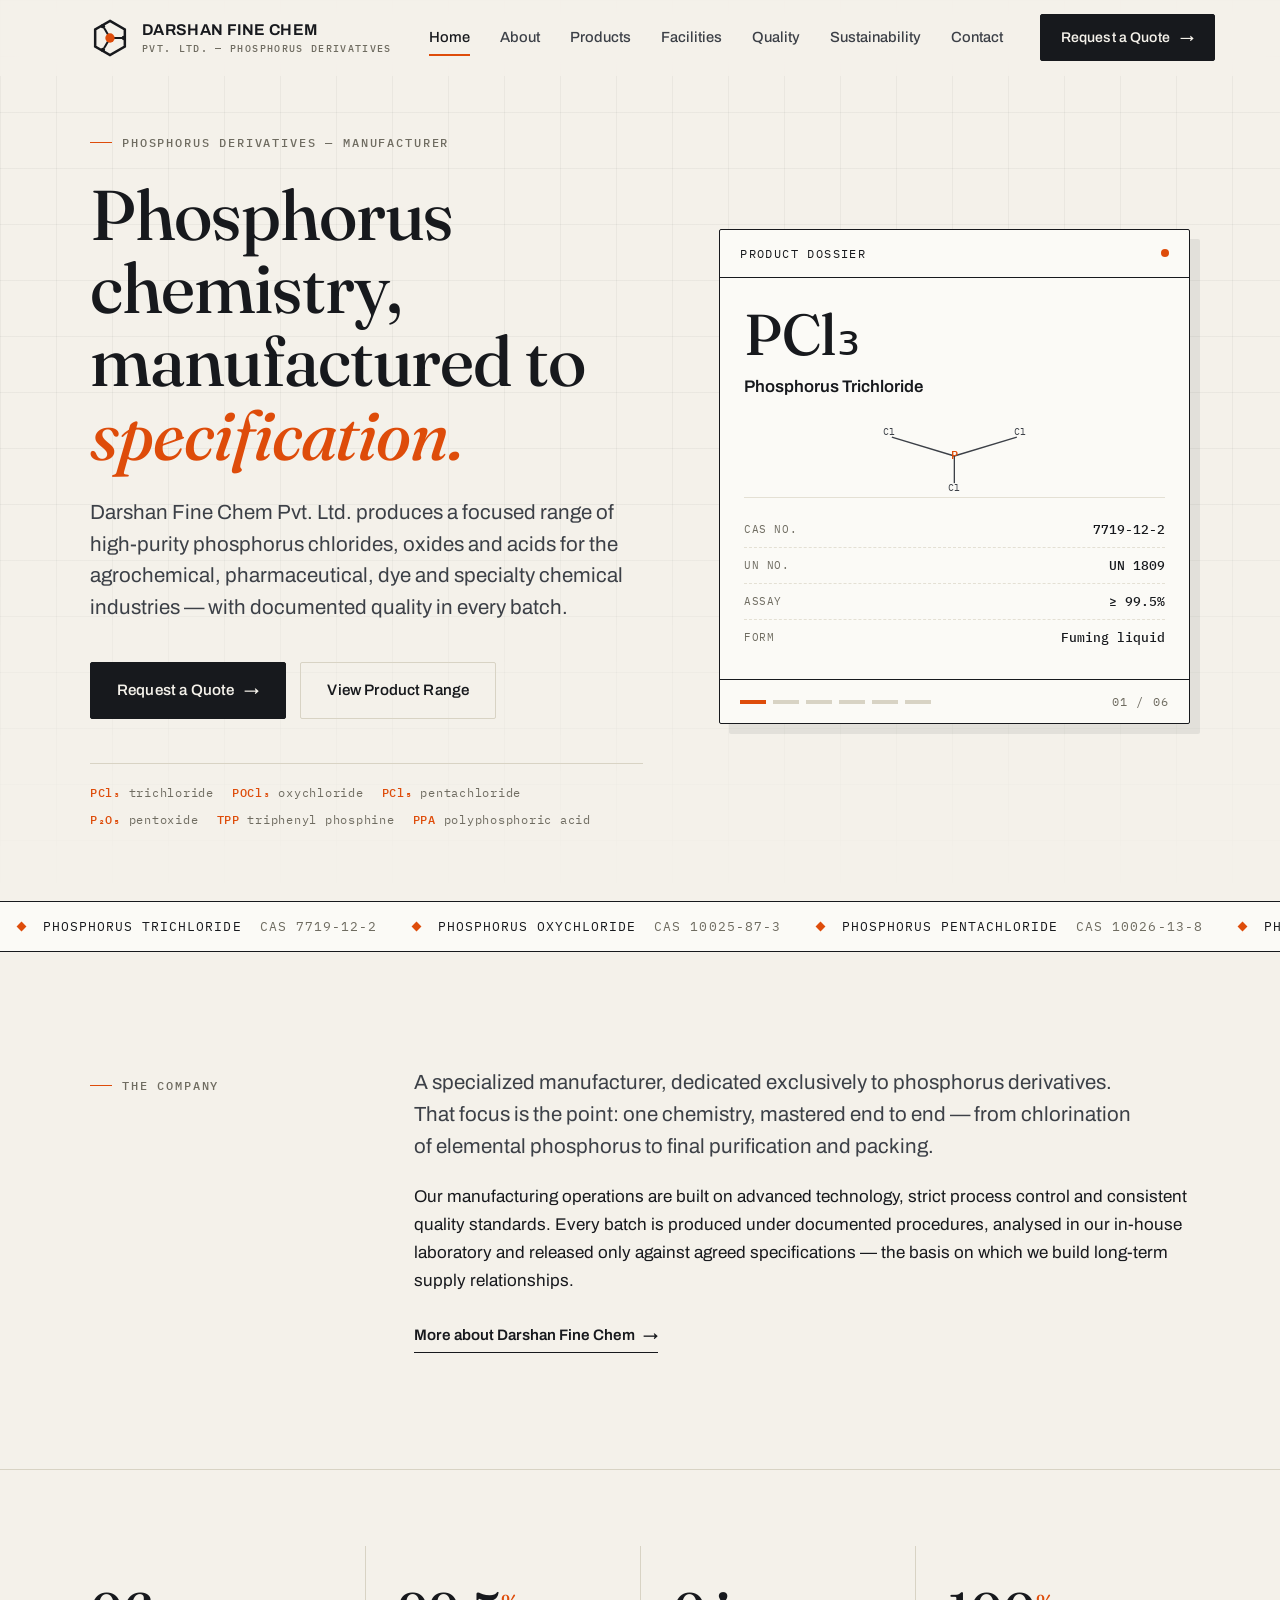
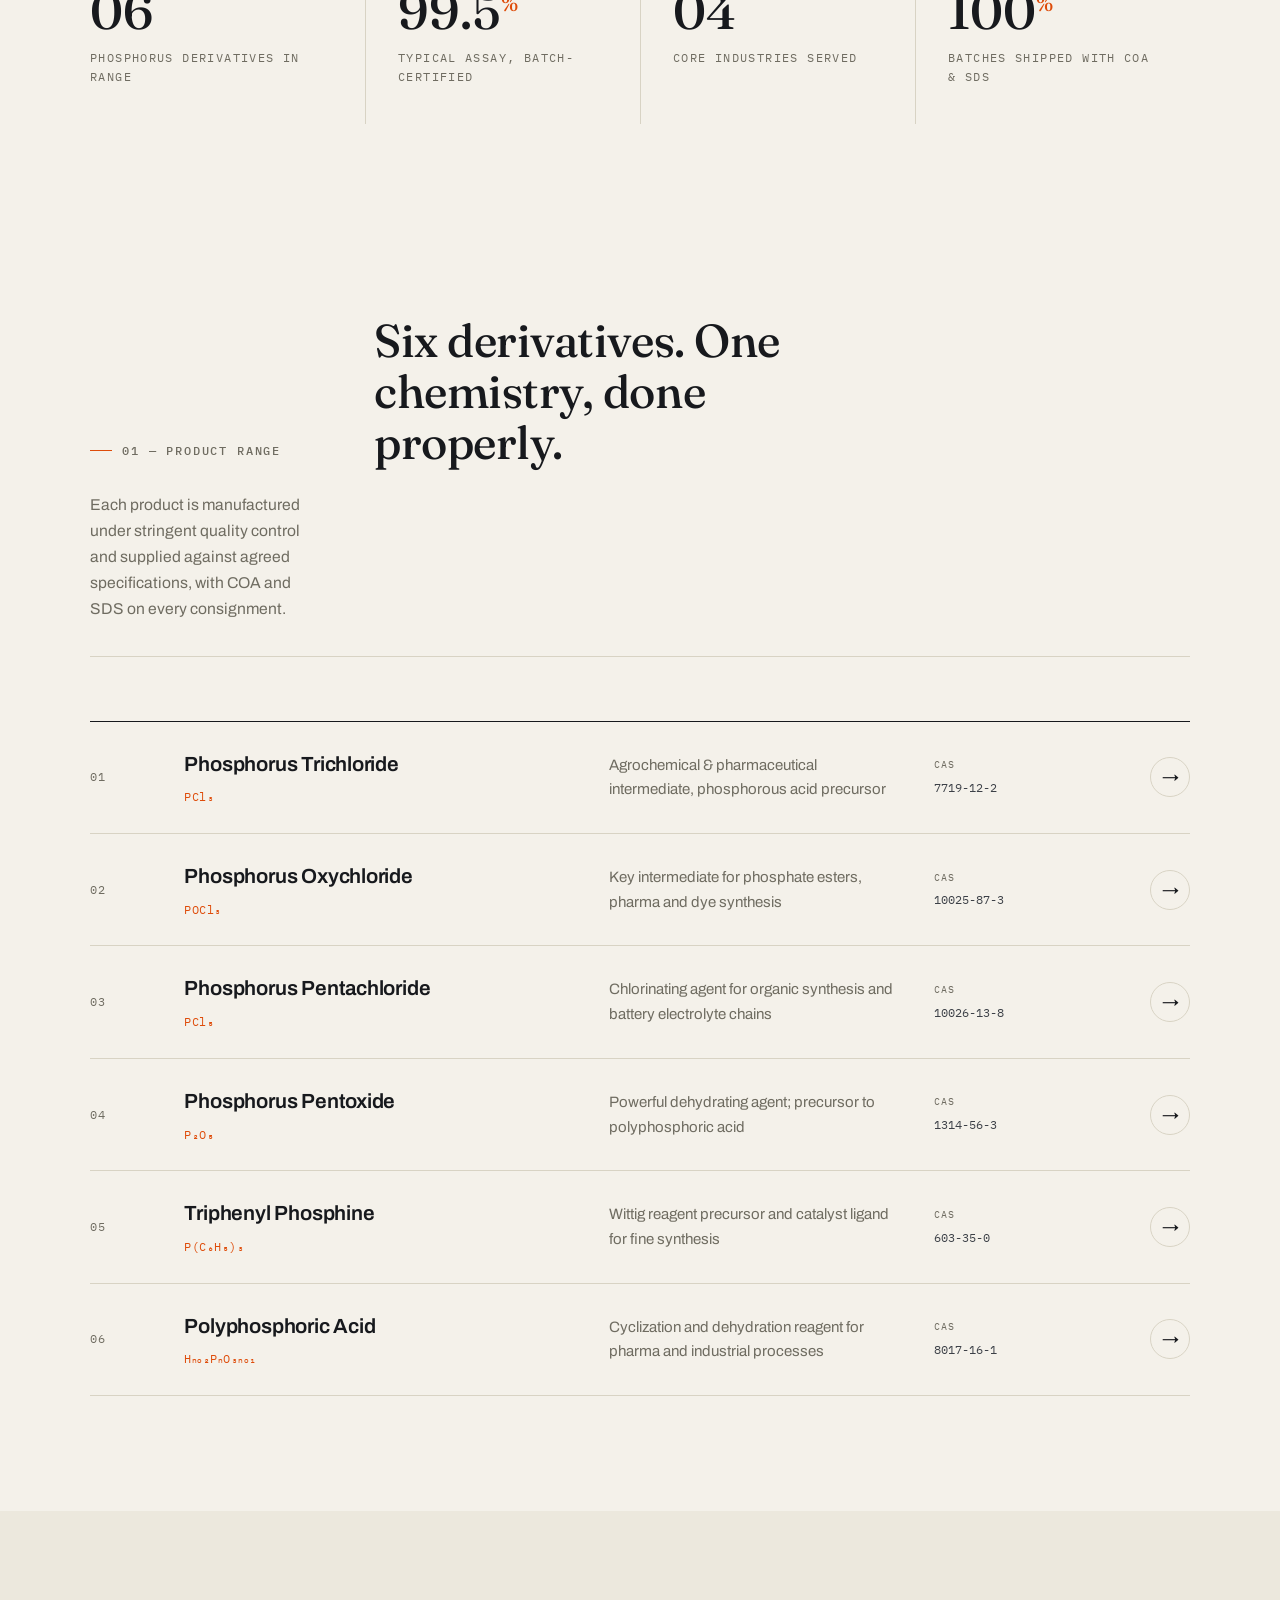
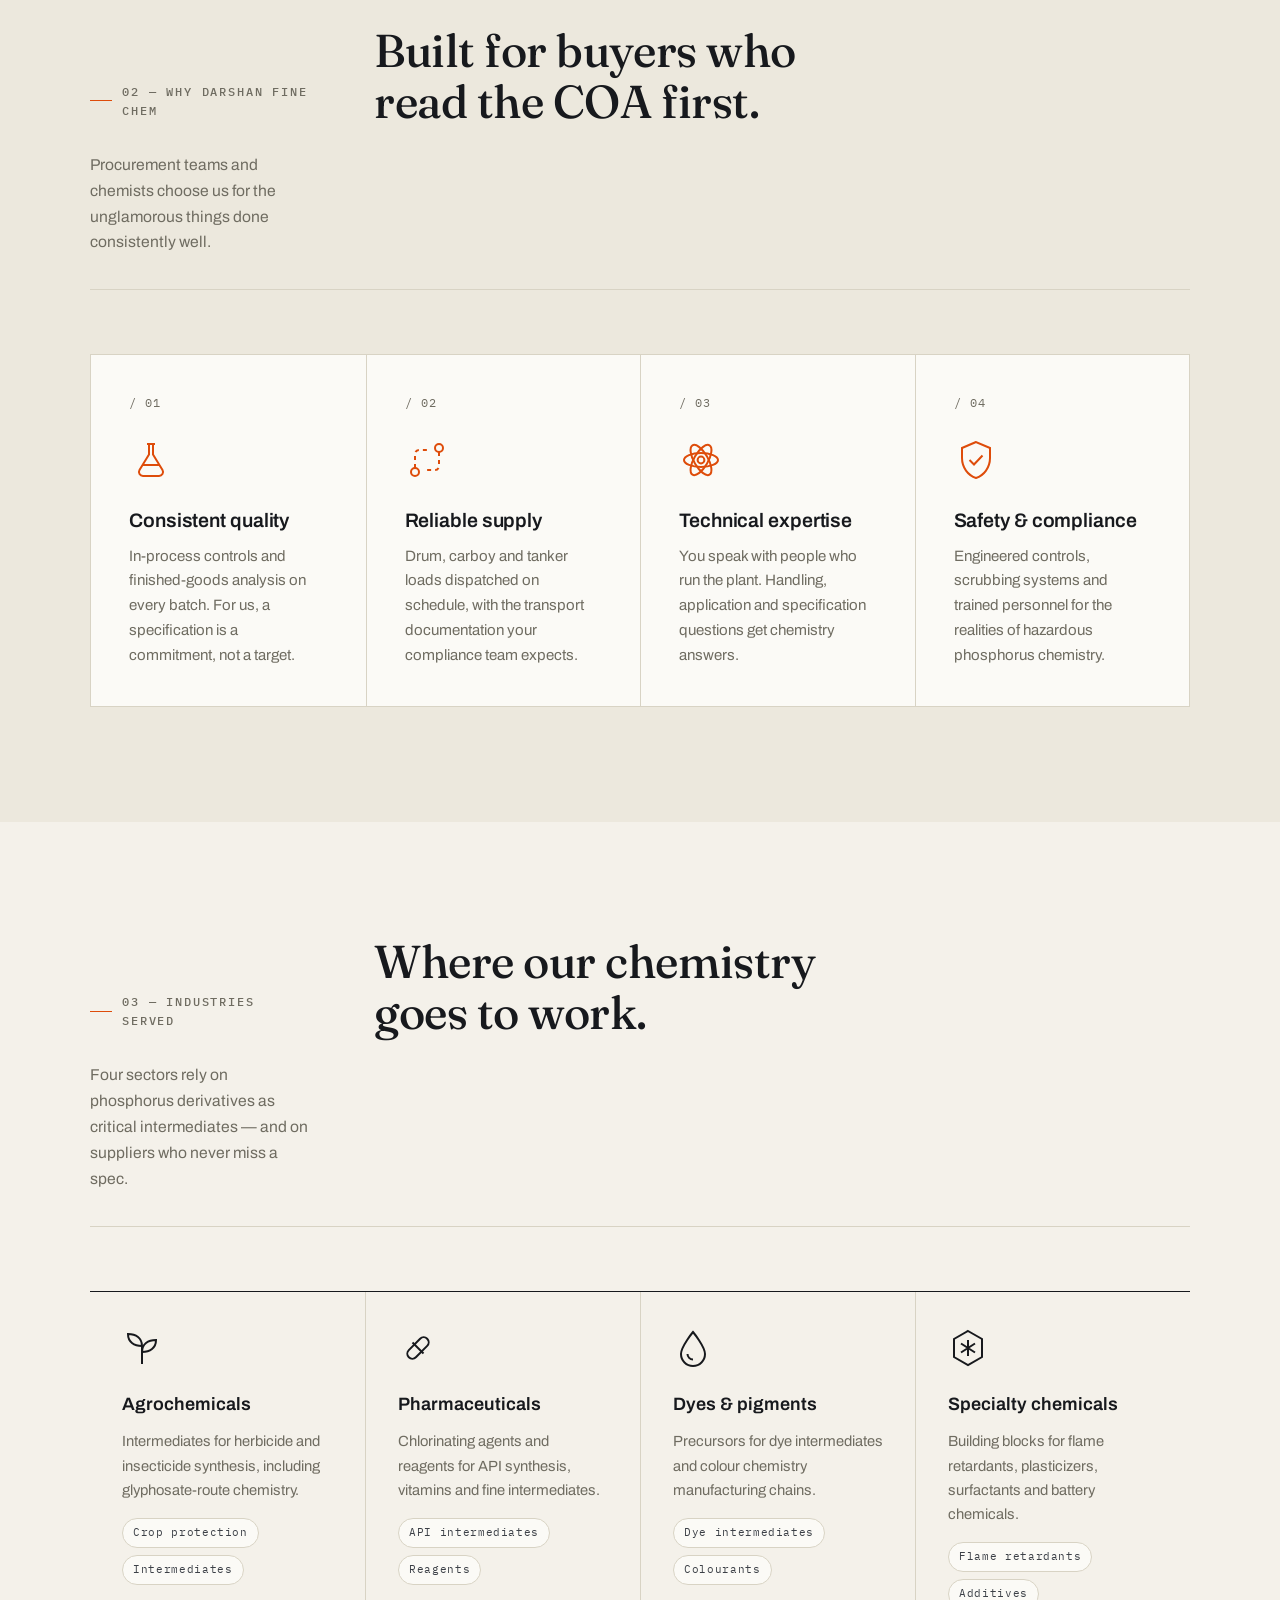
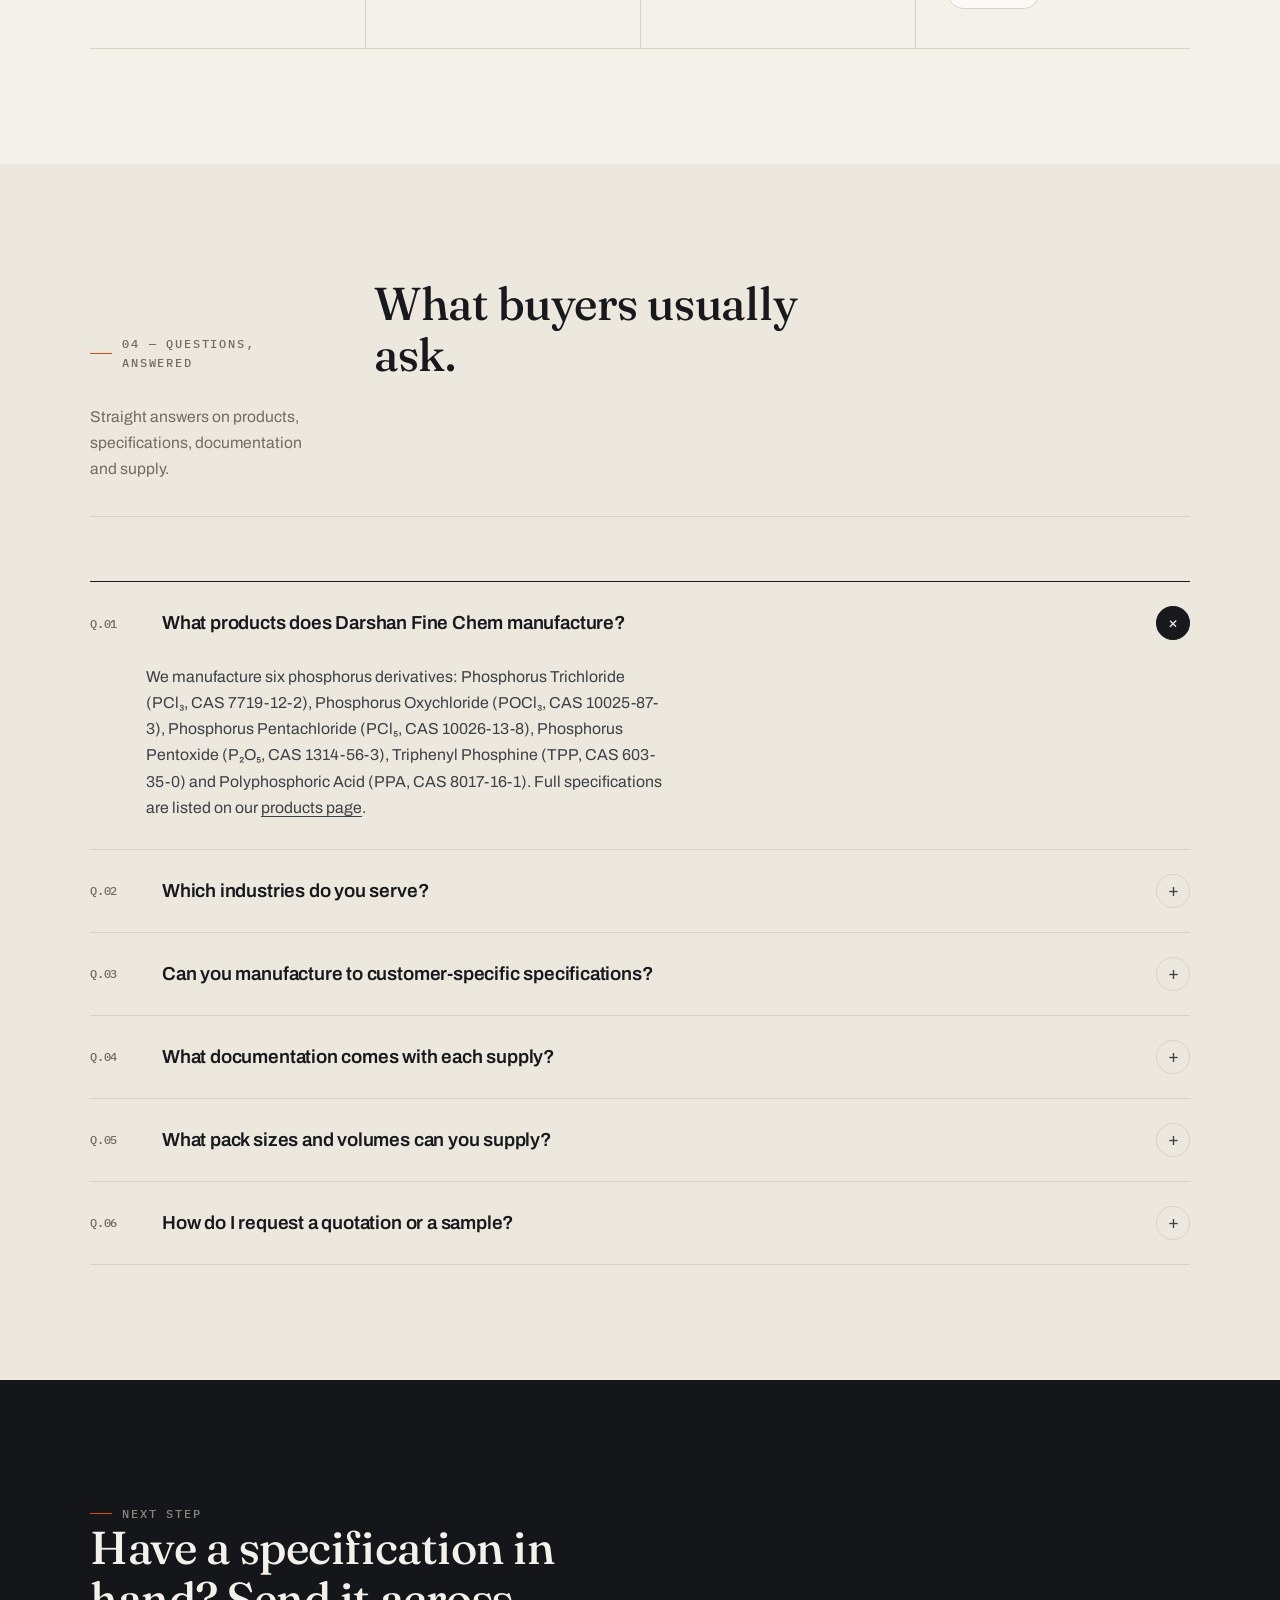
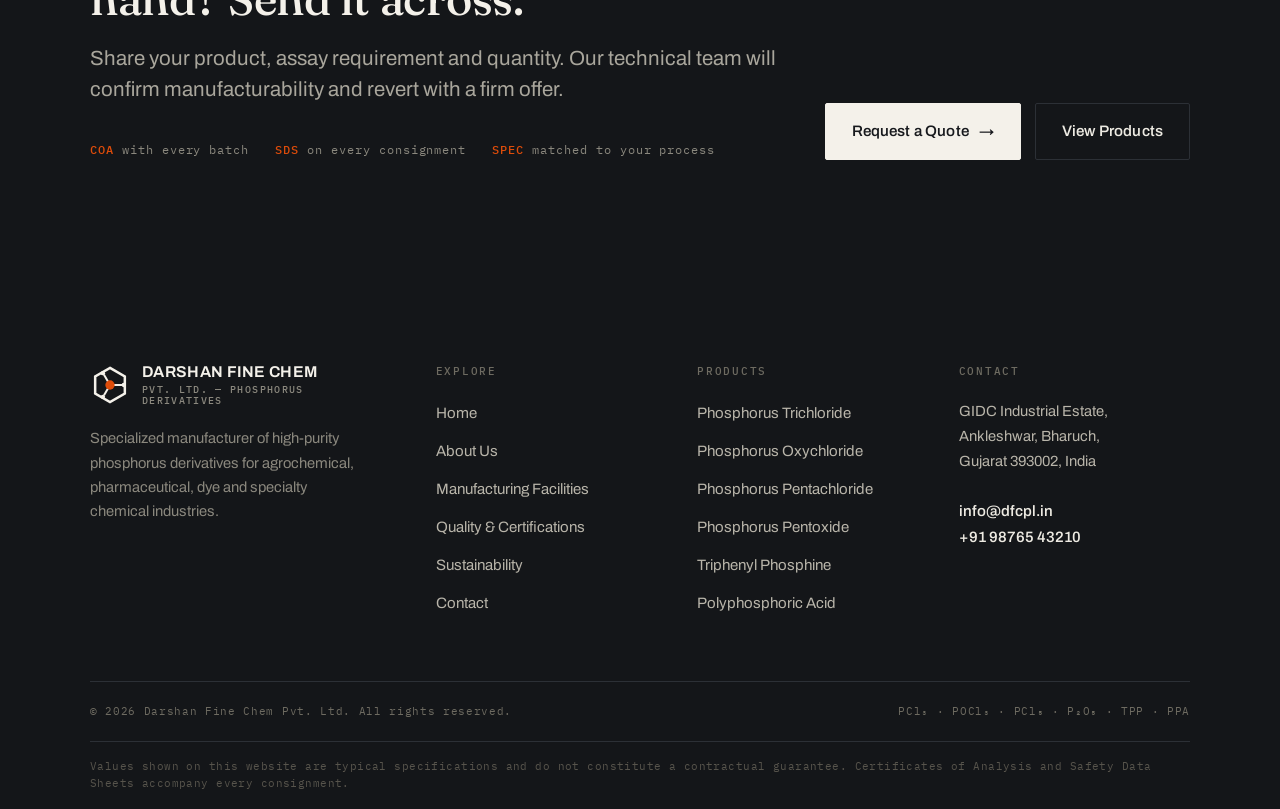
<file: old/index.html>
﻿<!DOCTYPE html>
<html lang="en">
<head>
  <!-- Google tag (gtag.js) -->
  <script async src="https://www.googletagmanager.com/gtag/js?id=G-CTTGNB9CXZ"></script>
  <script>
    window.dataLayer = window.dataLayer || [];
    function gtag(){dataLayer.push(arguments);}
    gtag('js', new Date());

    gtag('config', 'G-CTTGNB9CXZ');
  </script>
  <meta charset="UTF-8">
  <meta name="viewport" content="width=device-width, initial-scale=1.0">
  <title>Phosphorus Derivatives Manufacturer | Darshan Fine Chem Pvt. Ltd.</title>
  <meta name="description" content="Manufacturer of high-purity phosphorus derivatives — PCl₃, POCl₃, PCl₅, P₂O₅, Triphenyl Phosphine & Polyphosphoric Acid — for agrochemical, pharmaceutical, dye and specialty chemical industries.">
  <link rel="canonical" href="https://www.dfcpl.in/">
  <meta name="robots" content="index, follow, max-image-preview:large">
  <meta name="theme-color" content="#F4F1EA">

  <meta property="og:type" content="website">
  <meta property="og:site_name" content="Darshan Fine Chem Pvt. Ltd.">
  <meta property="og:title" content="Phosphorus Derivatives Manufacturer | Darshan Fine Chem Pvt. Ltd.">
  <meta property="og:description" content="High-purity phosphorus derivatives — PCl₃, POCl₃, PCl₅, P₂O₅, TPP & PPA — manufactured to specification in India.">
  <meta property="og:url" content="https://www.dfcpl.in/">
  <meta property="og:image" content="https://www.dfcpl.in/assets/og-image.png">
  <meta name="twitter:card" content="summary_large_image">
  <meta name="twitter:title" content="Phosphorus Derivatives Manufacturer | Darshan Fine Chem Pvt. Ltd.">
  <meta name="twitter:description" content="High-purity phosphorus derivatives — PCl₃, POCl₃, PCl₅, P₂O₅, TPP & PPA — manufactured to specification in India.">
  <meta name="twitter:image" content="https://www.dfcpl.in/assets/og-image.png">

  <link rel="icon" type="image/svg+xml" href="favicon.svg">
  <link rel="preconnect" href="https://fonts.googleapis.com">
  <link rel="preconnect" href="https://fonts.gstatic.com" crossorigin>
  <link href="https://fonts.googleapis.com/css2?family=Archivo:wght@100..900&family=Fraunces:ital,opsz,wght@0,9..144,300..700;1,9..144,300..700&family=IBM+Plex+Mono:wght@400;500&display=swap" rel="stylesheet">
  <link rel="stylesheet" href="css/style.css">

  <script type="application/ld+json">
  {
    "@context": "https://schema.org",
    "@graph": [
      {
        "@type": "Organization",
        "@id": "https://www.dfcpl.in/#organization",
        "name": "Darshan Fine Chem Pvt. Ltd.",
        "url": "https://www.dfcpl.in/",
        "logo": "https://www.dfcpl.in/favicon.svg",
        "description": "Specialized manufacturer of high-quality phosphorus derivatives — phosphorus trichloride, phosphorus oxychloride, phosphorus pentachloride, phosphorus pentoxide, triphenyl phosphine and polyphosphoric acid — serving agrochemical, pharmaceutical, dye and specialty chemical industries.",
        "address": {
          "@type": "PostalAddress",
          "streetAddress": "GIDC Industrial Estate, Ankleshwar",
          "addressLocality": "Bharuch",
          "addressRegion": "Gujarat",
          "postalCode": "393002",
          "addressCountry": "IN"
        },
        "contactPoint": {
          "@type": "ContactPoint",
          "contactType": "sales",
          "email": "info@dfcpl.in",
          "availableLanguage": ["en", "hi", "gu"]
        },
        "knowsAbout": ["Phosphorus trichloride", "Phosphorus oxychloride", "Phosphorus pentachloride", "Phosphorus pentoxide", "Triphenyl phosphine", "Polyphosphoric acid", "Phosphorus derivatives", "Fine chemicals"]
      },
      {
        "@type": "WebSite",
        "@id": "https://www.dfcpl.in/#website",
        "url": "https://www.dfcpl.in/",
        "name": "Darshan Fine Chem Pvt. Ltd.",
        "publisher": { "@id": "https://www.dfcpl.in/#organization" },
        "inLanguage": "en"
      },
      {
        "@type": "WebPage",
        "@id": "https://www.dfcpl.in/#webpage",
        "url": "https://www.dfcpl.in/",
        "name": "Phosphorus Derivatives Manufacturer | Darshan Fine Chem Pvt. Ltd.",
        "isPartOf": { "@id": "https://www.dfcpl.in/#website" },
        "about": { "@id": "https://www.dfcpl.in/#organization" },
        "inLanguage": "en"
      },
      {
        "@type": "FAQPage",
        "@id": "https://www.dfcpl.in/#faq",
        "mainEntity": [
          {
            "@type": "Question",
            "name": "What products does Darshan Fine Chem manufacture?",
            "acceptedAnswer": {
              "@type": "Answer",
              "text": "Darshan Fine Chem Pvt. Ltd. manufactures six phosphorus derivatives: Phosphorus Trichloride (PCl₃, CAS 7719-12-2), Phosphorus Oxychloride (POCl₃, CAS 10025-87-3), Phosphorus Pentachloride (PCl₅, CAS 10026-13-8), Phosphorus Pentoxide (P₂O₅, CAS 1314-56-3), Triphenyl Phosphine (TPP, CAS 603-35-0) and Polyphosphoric Acid (PPA, CAS 8017-16-1)."
            }
          },
          {
            "@type": "Question",
            "name": "Which industries does Darshan Fine Chem serve?",
            "acceptedAnswer": {
              "@type": "Answer",
              "text": "The company supplies four key sectors: agrochemicals (herbicide and insecticide intermediates), pharmaceuticals (API intermediates and reagents), dyes and pigments, and specialty chemicals (flame retardants, plasticizers and battery chemicals)."
            }
          },
          {
            "@type": "Question",
            "name": "Can Darshan Fine Chem manufacture to customer-specific specifications?",
            "acceptedAnswer": {
              "@type": "Answer",
              "text": "Yes. Products are manufactured under stringent quality control systems and can be tailored to customer-specific requirements for assay, impurity profile and packaging. Technical teams review each specification before confirming manufacturability."
            }
          },
          {
            "@type": "Question",
            "name": "What quality documentation accompanies each supply?",
            "acceptedAnswer": {
              "@type": "Answer",
              "text": "Every consignment is shipped with a batch-wise Certificate of Analysis (COA) and a Safety Data Sheet (SDS). Batch records are maintained for full traceability from raw material to dispatch."
            }
          },
          {
            "@type": "Question",
            "name": "What pack sizes and supply volumes are available?",
            "acceptedAnswer": {
              "@type": "Answer",
              "text": "Supply ranges from 25 kg drums and 35 kg carboys to 250 kg composite drums, ISO tanks and bulk tanker loads, depending on the product. Both domestic Indian and export enquiries are supported."
            }
          },
          {
            "@type": "Question",
            "name": "How do I request a quotation from Darshan Fine Chem?",
            "acceptedAnswer": {
              "@type": "Answer",
              "text": "Send your product name, required specification, quantity and delivery location through the contact form on the website or by email to info@dfcpl.in. The sales team responds with pricing, lead time and packing options."
            }
          }
        ]
      }
    ]
  }
  </script>
</head>
<body>
  <a class="skip-link" href="#main">Skip to content</a>

  <!-- ============ HEADER ============ -->
  <header class="site-header">
    <div class="container header-inner">
      <a href="index.html" class="brand" aria-label="Darshan Fine Chem Pvt. Ltd. — home">
        <svg class="brand-mark" viewBox="0 0 48 48" aria-hidden="true">
          <path d="M24 3.5 41.8 13.8v20.5L24 44.5 6.2 34.3V13.8L24 3.5Z" fill="none" stroke="#17191D" stroke-width="3"/>
          <line x1="24" y1="24" x2="38.5" y2="24" stroke="#17191D" stroke-width="2.4"/>
          <line x1="24" y1="24" x2="16.8" y2="36.4" stroke="#17191D" stroke-width="2.4"/>
          <line x1="24" y1="24" x2="16.8" y2="11.6" stroke="#17191D" stroke-width="2.4"/>
          <circle cx="24" cy="24" r="5.6" fill="#DE4C0A"/>
          <circle cx="40.5" cy="24" r="2.6" fill="#17191D"/>
          <circle cx="15.5" cy="38.2" r="2.6" fill="#17191D"/>
          <circle cx="15.5" cy="9.8" r="2.6" fill="#17191D"/>
        </svg>
        <span class="brand-name">Darshan Fine Chem<small>PVT. LTD. — PHOSPHORUS DERIVATIVES</small></span>
      </a>
      <nav class="main-nav" aria-label="Primary">
        <a href="index.html" class="is-active" aria-current="page">Home</a>
        <a href="about.html">About</a>
        <a href="products.html">Products</a>
        <a href="manufacturing.html">Facilities</a>
        <a href="quality.html">Quality</a>
        <a href="sustainability.html">Sustainability</a>
        <a href="contact.html">Contact</a>
      </nav>
      <div class="header-cta">
        <a href="contact.html" class="btn">Request a Quote <span class="arrow" aria-hidden="true">&rarr;</span></a>
      </div>
      <button class="nav-toggle" type="button" aria-label="Toggle navigation" aria-expanded="false"><span></span></button>
    </div>
  </header>

  <main id="main">
    <!-- ============ HERO ============ -->
    <section class="hero">
      <div class="container hero-grid">
        <div class="hero-copy">
          <p class="eyebrow">Phosphorus derivatives — manufacturer</p>
          <h1 class="display">Phosphorus chemistry, manufactured to <em>specification.</em></h1>
          <p class="lede">Darshan Fine Chem Pvt. Ltd. produces a focused range of high-purity phosphorus chlorides, oxides and acids for the agrochemical, pharmaceutical, dye and specialty chemical industries — with documented quality in every batch.</p>
          <div class="hero-actions">
            <a href="contact.html" class="btn">Request a Quote <span class="arrow" aria-hidden="true">&rarr;</span></a>
            <a href="products.html" class="btn btn--ghost">View Product Range</a>
          </div>
          <div class="hero-formulas" aria-label="Product range">
            <span><b>PCl&#8323;</b> trichloride</span>
            <span><b>POCl&#8323;</b> oxychloride</span>
            <span><b>PCl&#8325;</b> pentachloride</span>
            <span><b>P&#8322;O&#8325;</b> pentoxide</span>
            <span><b>TPP</b> triphenyl phosphine</span>
            <span><b>PPA</b> polyphosphoric acid</span>
          </div>
        </div>

        <div class="dossier reveal" data-dossier>
          <div class="dossier-head">
            <span>Product dossier</span>
            <span class="dot dot-pulse" aria-hidden="true"></span>
          </div>
          <div class="dossier-fade">
            <div class="dossier-body">
              <div class="dossier-formula">PCl&#8323;</div>
              <div class="dossier-name">Phosphorus Trichloride</div>
              <svg class="dossier-mol mol-svg" viewBox="0 0 220 90" aria-hidden="true">
                <line x1="110" y1="45" x2="34" y2="22" stroke="#3C4047" stroke-width="1.6"/>
                <line x1="110" y1="45" x2="186" y2="22" stroke="#3C4047" stroke-width="1.6"/>
                <line x1="110" y1="45" x2="110" y2="78" stroke="#3C4047" stroke-width="1.6"/>
                <text x="110" y="49" text-anchor="middle" font-size="15" fill="#DE4C0A" font-weight="500">P</text>
                <text x="30" y="20" text-anchor="middle" font-size="12" fill="#3C4047">Cl</text>
                <text x="190" y="20" text-anchor="middle" font-size="12" fill="#3C4047">Cl</text>
                <text x="110" y="88" text-anchor="middle" font-size="12" fill="#3C4047">Cl</text>
              </svg>
              <dl class="dossier-specs">
                <div class="spec-row"><dt>CAS No.</dt><dd data-spec="cas">7719-12-2</dd></div>
                <div class="spec-row"><dt>UN No.</dt><dd data-spec="un">UN 1809</dd></div>
                <div class="spec-row"><dt>Assay</dt><dd data-spec="assay">&ge; 99.5%</dd></div>
                <div class="spec-row"><dt>Form</dt><dd data-spec="form">Fuming liquid</dd></div>
              </dl>
            </div>
          </div>
          <div class="dossier-foot">
            <div class="dossier-dots" role="tablist" aria-label="Browse products"></div>
            <span class="dossier-count">01 / 06</span>
          </div>
        </div>
      </div>
    </section>

    <!-- ============ MARQUEE ============ -->
    <div class="marquee" aria-hidden="true">
      <div class="marquee-track">
        <span class="marquee-item"><i></i>PHOSPHORUS TRICHLORIDE <span>CAS 7719-12-2</span></span>
        <span class="marquee-item"><i></i>PHOSPHORUS OXYCHLORIDE <span>CAS 10025-87-3</span></span>
        <span class="marquee-item"><i></i>PHOSPHORUS PENTACHLORIDE <span>CAS 10026-13-8</span></span>
        <span class="marquee-item"><i></i>PHOSPHORUS PENTOXIDE <span>CAS 1314-56-3</span></span>
        <span class="marquee-item"><i></i>TRIPHENYL PHOSPHINE <span>CAS 603-35-0</span></span>
        <span class="marquee-item"><i></i>POLYPHOSPHORIC ACID <span>CAS 8017-16-1</span></span>
        <span class="marquee-item"><i></i>PHOSPHORUS TRICHLORIDE <span>CAS 7719-12-2</span></span>
        <span class="marquee-item"><i></i>PHOSPHORUS OXYCHLORIDE <span>CAS 10025-87-3</span></span>
        <span class="marquee-item"><i></i>PHOSPHORUS PENTACHLORIDE <span>CAS 10026-13-8</span></span>
        <span class="marquee-item"><i></i>PHOSPHORUS PENTOXIDE <span>CAS 1314-56-3</span></span>
        <span class="marquee-item"><i></i>TRIPHENYL PHOSPHINE <span>CAS 603-35-0</span></span>
        <span class="marquee-item"><i></i>POLYPHOSPHORIC ACID <span>CAS 8017-16-1</span></span>
      </div>
    </div>

    <!-- ============ ABOUT TEASER ============ -->
    <section class="section" id="about-teaser">
      <div class="container split">
        <div class="split-rail reveal">
          <p class="eyebrow">The company</p>
        </div>
        <div class="split-body reveal reveal-delay-1">
          <p class="lede">A specialized manufacturer, dedicated exclusively to phosphorus derivatives. That focus is the point: one chemistry, mastered end to end — from chlorination of elemental phosphorus to final purification and packing.</p>
          <p>Our manufacturing operations are built on advanced technology, strict process control and consistent quality standards. Every batch is produced under documented procedures, analysed in our in-house laboratory and released only against agreed specifications — the basis on which we build long-term supply relationships.</p>
          <a class="text-link" href="about.html">More about Darshan Fine Chem <span class="arrow" aria-hidden="true">&rarr;</span></a>
        </div>
      </div>
    </section>

    <!-- ============ STATS ============ -->
    <section class="section--tight hairline-top">
      <div class="container">
        <div class="stats">
          <div class="stat reveal">
            <div class="stat-value">06</div>
            <div class="stat-label">Phosphorus derivatives in range</div>
          </div>
          <div class="stat reveal reveal-delay-1">
            <div class="stat-value">99.5<sup>%</sup></div>
            <div class="stat-label">Typical assay, batch-certified</div>
          </div>
          <div class="stat reveal reveal-delay-2">
            <div class="stat-value">04</div>
            <div class="stat-label">Core industries served</div>
          </div>
          <div class="stat reveal reveal-delay-3">
            <div class="stat-value">100<sup>%</sup></div>
            <div class="stat-label">Batches shipped with COA &amp; SDS</div>
          </div>
        </div>
      </div>
    </section>

    <!-- ============ PRODUCTS INDEX ============ -->
    <section class="section" id="products">
      <div class="container">
        <div class="section-head reveal">
          <p class="eyebrow">01 — Product range</p>
          <h2 class="h2">Six derivatives. One chemistry, done properly.</h2>
          <p class="head-note">Each product is manufactured under stringent quality control and supplied against agreed specifications, with COA and SDS on every consignment.</p>
        </div>

        <div class="product-index">
          <a class="product-row reveal" href="products.html#phosphorus-trichloride">
            <span class="idx">01</span>
            <span class="p-head">
              <span class="p-name">Phosphorus Trichloride</span>
              <span class="p-formula">PCl&#8323;</span>
            </span>
            <span class="p-use">Agrochemical &amp; pharmaceutical intermediate, phosphorous acid precursor</span>
            <span class="p-cas"><small>CAS</small>7719-12-2</span>
            <span class="p-arrow" aria-hidden="true">&rarr;</span>
          </a>
          <a class="product-row reveal" href="products.html#phosphorus-oxychloride">
            <span class="idx">02</span>
            <span class="p-head">
              <span class="p-name">Phosphorus Oxychloride</span>
              <span class="p-formula">POCl&#8323;</span>
            </span>
            <span class="p-use">Key intermediate for phosphate esters, pharma and dye synthesis</span>
            <span class="p-cas"><small>CAS</small>10025-87-3</span>
            <span class="p-arrow" aria-hidden="true">&rarr;</span>
          </a>
          <a class="product-row reveal" href="products.html#phosphorus-pentachloride">
            <span class="idx">03</span>
            <span class="p-head">
              <span class="p-name">Phosphorus Pentachloride</span>
              <span class="p-formula">PCl&#8325;</span>
            </span>
            <span class="p-use">Chlorinating agent for organic synthesis and battery electrolyte chains</span>
            <span class="p-cas"><small>CAS</small>10026-13-8</span>
            <span class="p-arrow" aria-hidden="true">&rarr;</span>
          </a>
          <a class="product-row reveal" href="products.html#phosphorus-pentoxide">
            <span class="idx">04</span>
            <span class="p-head">
              <span class="p-name">Phosphorus Pentoxide</span>
              <span class="p-formula">P&#8322;O&#8325;</span>
            </span>
            <span class="p-use">Powerful dehydrating agent; precursor to polyphosphoric acid</span>
            <span class="p-cas"><small>CAS</small>1314-56-3</span>
            <span class="p-arrow" aria-hidden="true">&rarr;</span>
          </a>
          <a class="product-row reveal" href="products.html#triphenyl-phosphine">
            <span class="idx">05</span>
            <span class="p-head">
              <span class="p-name">Triphenyl Phosphine</span>
              <span class="p-formula">P(C&#8326;H&#8325;)&#8323;</span>
            </span>
            <span class="p-use">Wittig reagent precursor and catalyst ligand for fine synthesis</span>
            <span class="p-cas"><small>CAS</small>603-35-0</span>
            <span class="p-arrow" aria-hidden="true">&rarr;</span>
          </a>
          <a class="product-row reveal" href="products.html#polyphosphoric-acid">
            <span class="idx">06</span>
            <span class="p-head">
              <span class="p-name">Polyphosphoric Acid</span>
              <span class="p-formula">H&#8345;&#8338;&#8322;P&#8345;O&#8323;&#8345;&#8338;&#8321;</span>
            </span>
            <span class="p-use">Cyclization and dehydration reagent for pharma and industrial processes</span>
            <span class="p-cas"><small>CAS</small>8017-16-1</span>
            <span class="p-arrow" aria-hidden="true">&rarr;</span>
          </a>
        </div>
      </div>
    </section>

    <!-- ============ WHY CHOOSE US ============ -->
    <section class="section section--paper2" id="why-us">
      <div class="container">
        <div class="section-head reveal">
          <p class="eyebrow">02 — Why Darshan Fine Chem</p>
          <h2 class="h2">Built for buyers who read the COA first.</h2>
          <p class="head-note">Procurement teams and chemists choose us for the unglamorous things done consistently well.</p>
        </div>
        <div class="card-grid">
          <div class="card-cell reveal">
            <span class="c-idx">/ 01</span>
            <svg class="c-icon" viewBox="0 0 44 44" fill="none" stroke="currentColor" stroke-width="2" aria-hidden="true">
              <path d="M18 6h8M20 6v10.5L10.5 32a4 4 0 0 0 3.6 6h15.8a4 4 0 0 0 3.6-6L24 16.5V6"/>
              <path d="M14 27h16"/>
            </svg>
            <h3 class="h3">Consistent quality</h3>
            <p>In-process controls and finished-goods analysis on every batch. For us, a specification is a commitment, not a target.</p>
          </div>
          <div class="card-cell reveal reveal-delay-1">
            <span class="c-idx">/ 02</span>
            <svg class="c-icon" viewBox="0 0 44 44" fill="none" stroke="currentColor" stroke-width="2" aria-hidden="true">
              <circle cx="10" cy="34" r="4"/>
              <circle cx="34" cy="10" r="4"/>
              <path d="M10 30V16a4 4 0 0 1 4-4h8M34 14v14a4 4 0 0 1-4 4h-8" stroke-dasharray="4 4"/>
            </svg>
            <h3 class="h3">Reliable supply</h3>
            <p>Drum, carboy and tanker loads dispatched on schedule, with the transport documentation your compliance team expects.</p>
          </div>
          <div class="card-cell reveal reveal-delay-2">
            <span class="c-idx">/ 03</span>
            <svg class="c-icon" viewBox="0 0 44 44" fill="none" stroke="currentColor" stroke-width="2" aria-hidden="true">
              <circle cx="22" cy="22" r="3.4"/>
              <ellipse cx="22" cy="22" rx="17" ry="7"/>
              <ellipse cx="22" cy="22" rx="17" ry="7" transform="rotate(60 22 22)"/>
              <ellipse cx="22" cy="22" rx="17" ry="7" transform="rotate(120 22 22)"/>
            </svg>
            <h3 class="h3">Technical expertise</h3>
            <p>You speak with people who run the plant. Handling, application and specification questions get chemistry answers.</p>
          </div>
          <div class="card-cell reveal reveal-delay-3">
            <span class="c-idx">/ 04</span>
            <svg class="c-icon" viewBox="0 0 44 44" fill="none" stroke="currentColor" stroke-width="2" aria-hidden="true">
              <path d="M22 4 8 10v10c0 9.4 6 17.4 14 20 8-2.6 14-10.6 14-20V10L22 4Z"/>
              <path d="m15.5 22 4.5 4.5 8.5-9"/>
            </svg>
            <h3 class="h3">Safety &amp; compliance</h3>
            <p>Engineered controls, scrubbing systems and trained personnel for the realities of hazardous phosphorus chemistry.</p>
          </div>
        </div>
      </div>
    </section>

    <!-- ============ INDUSTRIES ============ -->
    <section class="section" id="industries">
      <div class="container">
        <div class="section-head reveal">
          <p class="eyebrow">03 — Industries served</p>
          <h2 class="h2">Where our chemistry goes to work.</h2>
          <p class="head-note">Four sectors rely on phosphorus derivatives as critical intermediates — and on suppliers who never miss a spec.</p>
        </div>
        <div class="ind-grid">
          <div class="ind-cell reveal">
            <svg class="c-icon" viewBox="0 0 40 40" fill="none" stroke="currentColor" stroke-width="2" aria-hidden="true">
              <path d="M20 36V18"/>
              <path d="M20 18C20 10 14 6 6 6c0 8 6 12 14 12Z"/>
              <path d="M20 24c0-8 6-12 14-12 0 8-6 12-14 12Z"/>
            </svg>
            <h3>Agrochemicals</h3>
            <p>Intermediates for herbicide and insecticide synthesis, including glyphosate-route chemistry.</p>
            <div class="chip-row"><span class="chip">Crop protection</span><span class="chip">Intermediates</span></div>
          </div>
          <div class="ind-cell reveal reveal-delay-1">
            <svg class="c-icon" viewBox="0 0 40 40" fill="none" stroke="currentColor" stroke-width="2" aria-hidden="true">
              <rect x="7" y="15" width="26" height="10" rx="5" transform="rotate(-45 20 20)"/>
              <path d="m14.5 14.5 11 11"/>
            </svg>
            <h3>Pharmaceuticals</h3>
            <p>Chlorinating agents and reagents for API synthesis, vitamins and fine intermediates.</p>
            <div class="chip-row"><span class="chip">API intermediates</span><span class="chip">Reagents</span></div>
          </div>
          <div class="ind-cell reveal reveal-delay-2">
            <svg class="c-icon" viewBox="0 0 40 40" fill="none" stroke="currentColor" stroke-width="2" aria-hidden="true">
              <path d="M20 4S8 18.5 8 26a12 12 0 0 0 24 0C32 18.5 20 4 20 4Z"/>
              <path d="M14.5 26a5.5 5.5 0 0 0 5.5 5.5"/>
            </svg>
            <h3>Dyes &amp; pigments</h3>
            <p>Precursors for dye intermediates and colour chemistry manufacturing chains.</p>
            <div class="chip-row"><span class="chip">Dye intermediates</span><span class="chip">Colourants</span></div>
          </div>
          <div class="ind-cell reveal reveal-delay-3">
            <svg class="c-icon" viewBox="0 0 40 40" fill="none" stroke="currentColor" stroke-width="2" aria-hidden="true">
              <path d="M20 3 34 11v18L20 37 6 29V11L20 3Z"/>
              <path d="M20 12v16M13 15.5l14 9M27 15.5l-14 9"/>
            </svg>
            <h3>Specialty chemicals</h3>
            <p>Building blocks for flame retardants, plasticizers, surfactants and battery chemicals.</p>
            <div class="chip-row"><span class="chip">Flame retardants</span><span class="chip">Additives</span></div>
          </div>
        </div>
      </div>
    </section>

    <!-- ============ FAQ ============ -->
    <section class="section section--paper2" id="faq">
      <div class="container">
        <div class="section-head reveal">
          <p class="eyebrow">04 — Questions, answered</p>
          <h2 class="h2">What buyers usually ask.</h2>
          <p class="head-note">Straight answers on products, specifications, documentation and supply.</p>
        </div>
        <div class="faq reveal">
          <details open>
            <summary><span class="q-idx">Q.01</span> What products does Darshan Fine Chem manufacture? <span class="q-mark" aria-hidden="true">+</span></summary>
            <div class="a-body">
              <p>We manufacture six phosphorus derivatives: Phosphorus Trichloride (PCl&#8323;, CAS 7719-12-2), Phosphorus Oxychloride (POCl&#8323;, CAS 10025-87-3), Phosphorus Pentachloride (PCl&#8325;, CAS 10026-13-8), Phosphorus Pentoxide (P&#8322;O&#8325;, CAS 1314-56-3), Triphenyl Phosphine (TPP, CAS 603-35-0) and Polyphosphoric Acid (PPA, CAS 8017-16-1). Full specifications are listed on our <a href="products.html" style="border-bottom:1px solid currentColor;">products page</a>.</p>
            </div>
          </details>
          <details>
            <summary><span class="q-idx">Q.02</span> Which industries do you serve? <span class="q-mark" aria-hidden="true">+</span></summary>
            <div class="a-body">
              <p>Our products serve four key sectors: agrochemicals (herbicide and insecticide intermediates), pharmaceuticals (API intermediates and reagents), dyes and pigments, and specialty chemicals such as flame retardants, plasticizers and battery chemicals.</p>
            </div>
          </details>
          <details>
            <summary><span class="q-idx">Q.03</span> Can you manufacture to customer-specific specifications? <span class="q-mark" aria-hidden="true">+</span></summary>
            <div class="a-body">
              <p>Yes. Assay, impurity profile and packaging can be tailored to your requirement. Share your specification with our technical team and we will confirm manufacturability, lead time and pricing before you commit.</p>
            </div>
          </details>
          <details>
            <summary><span class="q-idx">Q.04</span> What documentation comes with each supply? <span class="q-mark" aria-hidden="true">+</span></summary>
            <div class="a-body">
              <p>Every consignment carries a batch-wise Certificate of Analysis (COA) and a Safety Data Sheet (SDS). Batch records are retained for full traceability, from raw material receipt through in-process checks to final release.</p>
            </div>
          </details>
          <details>
            <summary><span class="q-idx">Q.05</span> What pack sizes and volumes can you supply? <span class="q-mark" aria-hidden="true">+</span></summary>
            <div class="a-body">
              <p>Depending on the product: 25&ndash;50 kg drums, 35&ndash;50 kg HDPE carboys, 250 kg composite drums, ISO tanks and bulk tanker loads. We support both domestic Indian supply and export enquiries.</p>
            </div>
          </details>
          <details>
            <summary><span class="q-idx">Q.06</span> How do I request a quotation or a sample? <span class="q-mark" aria-hidden="true">+</span></summary>
            <div class="a-body">
              <p>Send us the product name, your specification, quantity and delivery location via the <a href="contact.html" style="border-bottom:1px solid currentColor;">contact form</a> or email <a href="mailto:info@dfcpl.in" style="border-bottom:1px solid currentColor;">info@dfcpl.in</a>. Our sales team will respond with pricing, lead time and packing options.</p>
            </div>
          </details>
        </div>
      </div>
    </section>

    <!-- ============ CTA BAND ============ -->
    <section class="section section--dark cta-band">
      <div class="container">
        <div class="reveal">
          <p class="eyebrow">Next step</p>
          <h2 class="h2">Have a specification in hand? Send it across.</h2>
          <p class="lede">Share your product, assay requirement and quantity. Our technical team will confirm manufacturability and revert with a firm offer.</p>
          <div class="cta-mono">
            <span><b>COA</b> with every batch</span>
            <span><b>SDS</b> on every consignment</span>
            <span><b>SPEC</b> matched to your process</span>
          </div>
        </div>
        <div class="cta-actions reveal reveal-delay-1">
          <a href="contact.html" class="btn btn--light">Request a Quote <span class="arrow" aria-hidden="true">&rarr;</span></a>
          <a href="products.html" class="btn btn--ghost-light">View Products</a>
        </div>
      </div>
    </section>
  </main>

  <!-- ============ FOOTER ============ -->
  <footer class="site-footer">
    <div class="container">
      <div class="footer-grid">
        <div class="footer-brand">
          <a href="index.html" class="brand" aria-label="Darshan Fine Chem Pvt. Ltd. — home">
            <svg class="brand-mark" viewBox="0 0 48 48" aria-hidden="true">
              <path d="M24 3.5 41.8 13.8v20.5L24 44.5 6.2 34.3V13.8L24 3.5Z" fill="none" stroke="#F4F1EA" stroke-width="3"/>
              <line x1="24" y1="24" x2="38.5" y2="24" stroke="#F4F1EA" stroke-width="2.4"/>
              <line x1="24" y1="24" x2="16.8" y2="36.4" stroke="#F4F1EA" stroke-width="2.4"/>
              <line x1="24" y1="24" x2="16.8" y2="11.6" stroke="#F4F1EA" stroke-width="2.4"/>
              <circle cx="24" cy="24" r="5.6" fill="#DE4C0A"/>
              <circle cx="40.5" cy="24" r="2.6" fill="#F4F1EA"/>
              <circle cx="15.5" cy="38.2" r="2.6" fill="#F4F1EA"/>
              <circle cx="15.5" cy="9.8" r="2.6" fill="#F4F1EA"/>
            </svg>
            <span class="brand-name">Darshan Fine Chem<small>PVT. LTD. — PHOSPHORUS DERIVATIVES</small></span>
          </a>
          <p>Specialized manufacturer of high-purity phosphorus derivatives for agrochemical, pharmaceutical, dye and specialty chemical industries.</p>
        </div>
        <div class="footer-col">
          <h3>Explore</h3>
          <ul>
            <li><a href="index.html">Home</a></li>
            <li><a href="about.html">About Us</a></li>
            <li><a href="manufacturing.html">Manufacturing Facilities</a></li>
            <li><a href="quality.html">Quality &amp; Certifications</a></li>
            <li><a href="sustainability.html">Sustainability</a></li>
            <li><a href="contact.html">Contact</a></li>
          </ul>
        </div>
        <div class="footer-col">
          <h3>Products</h3>
          <ul>
            <li><a href="products.html#phosphorus-trichloride">Phosphorus Trichloride</a></li>
            <li><a href="products.html#phosphorus-oxychloride">Phosphorus Oxychloride</a></li>
            <li><a href="products.html#phosphorus-pentachloride">Phosphorus Pentachloride</a></li>
            <li><a href="products.html#phosphorus-pentoxide">Phosphorus Pentoxide</a></li>
            <li><a href="products.html#triphenyl-phosphine">Triphenyl Phosphine</a></li>
            <li><a href="products.html#polyphosphoric-acid">Polyphosphoric Acid</a></li>
          </ul>
        </div>
        <div class="footer-col">
          <h3>Contact</h3>
          <address>
            GIDC Industrial Estate,<br>
            Ankleshwar, Bharuch,<br>
            Gujarat 393002, India<br><br>
            <a href="mailto:info@dfcpl.in">info@dfcpl.in</a><br>
            <a href="tel:+919876543210">+91 98765 43210</a>
          </address>
        </div>
      </div>
      <div class="footer-bottom">
        <span>&copy; <span data-year>2026</span> Darshan Fine Chem Pvt. Ltd. All rights reserved.</span>
        <span>PCl&#8323; &middot; POCl&#8323; &middot; PCl&#8325; &middot; P&#8322;O&#8325; &middot; TPP &middot; PPA</span>
      </div>
      <div class="footer-disclaimer">
        Values shown on this website are typical specifications and do not constitute a contractual guarantee. Certificates of Analysis and Safety Data Sheets accompany every consignment.
      </div>
    </div>
  </footer>

  <script src="js/main.js"></script>
</body>
</html>
</file>
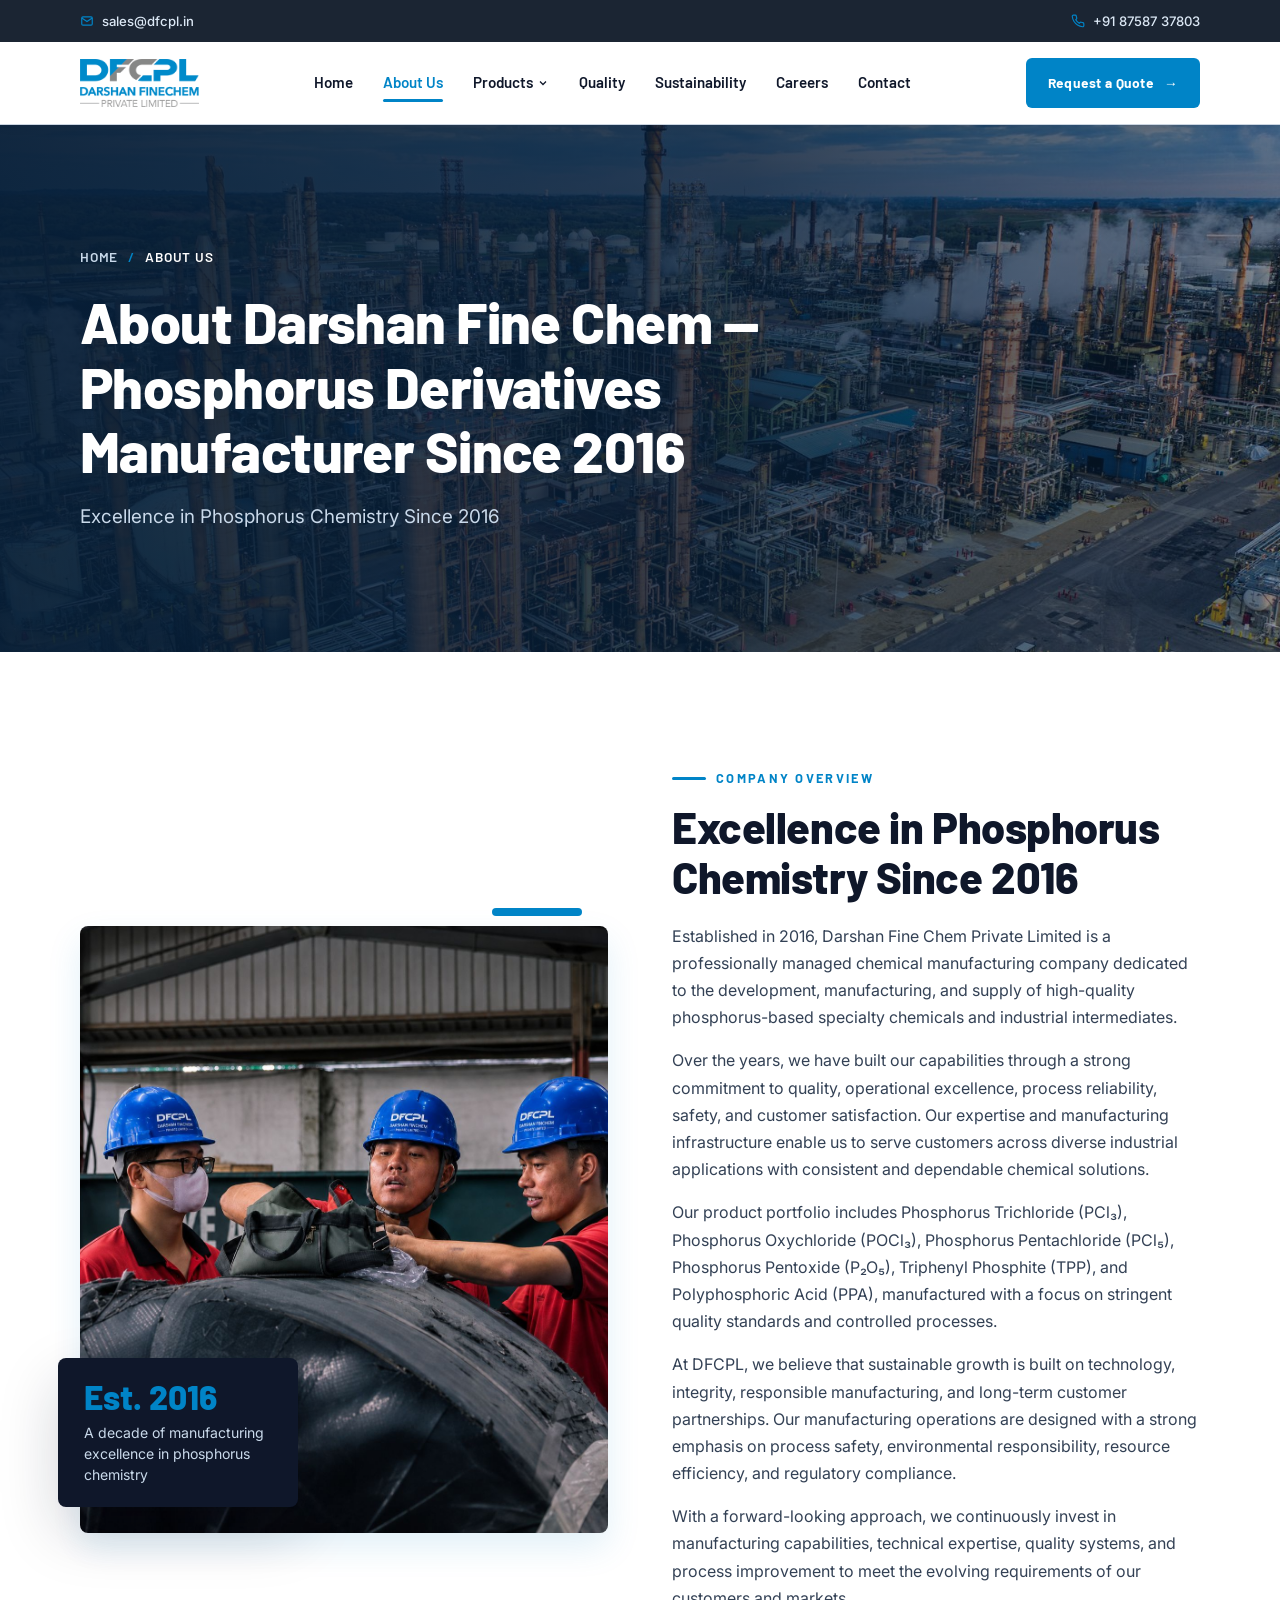
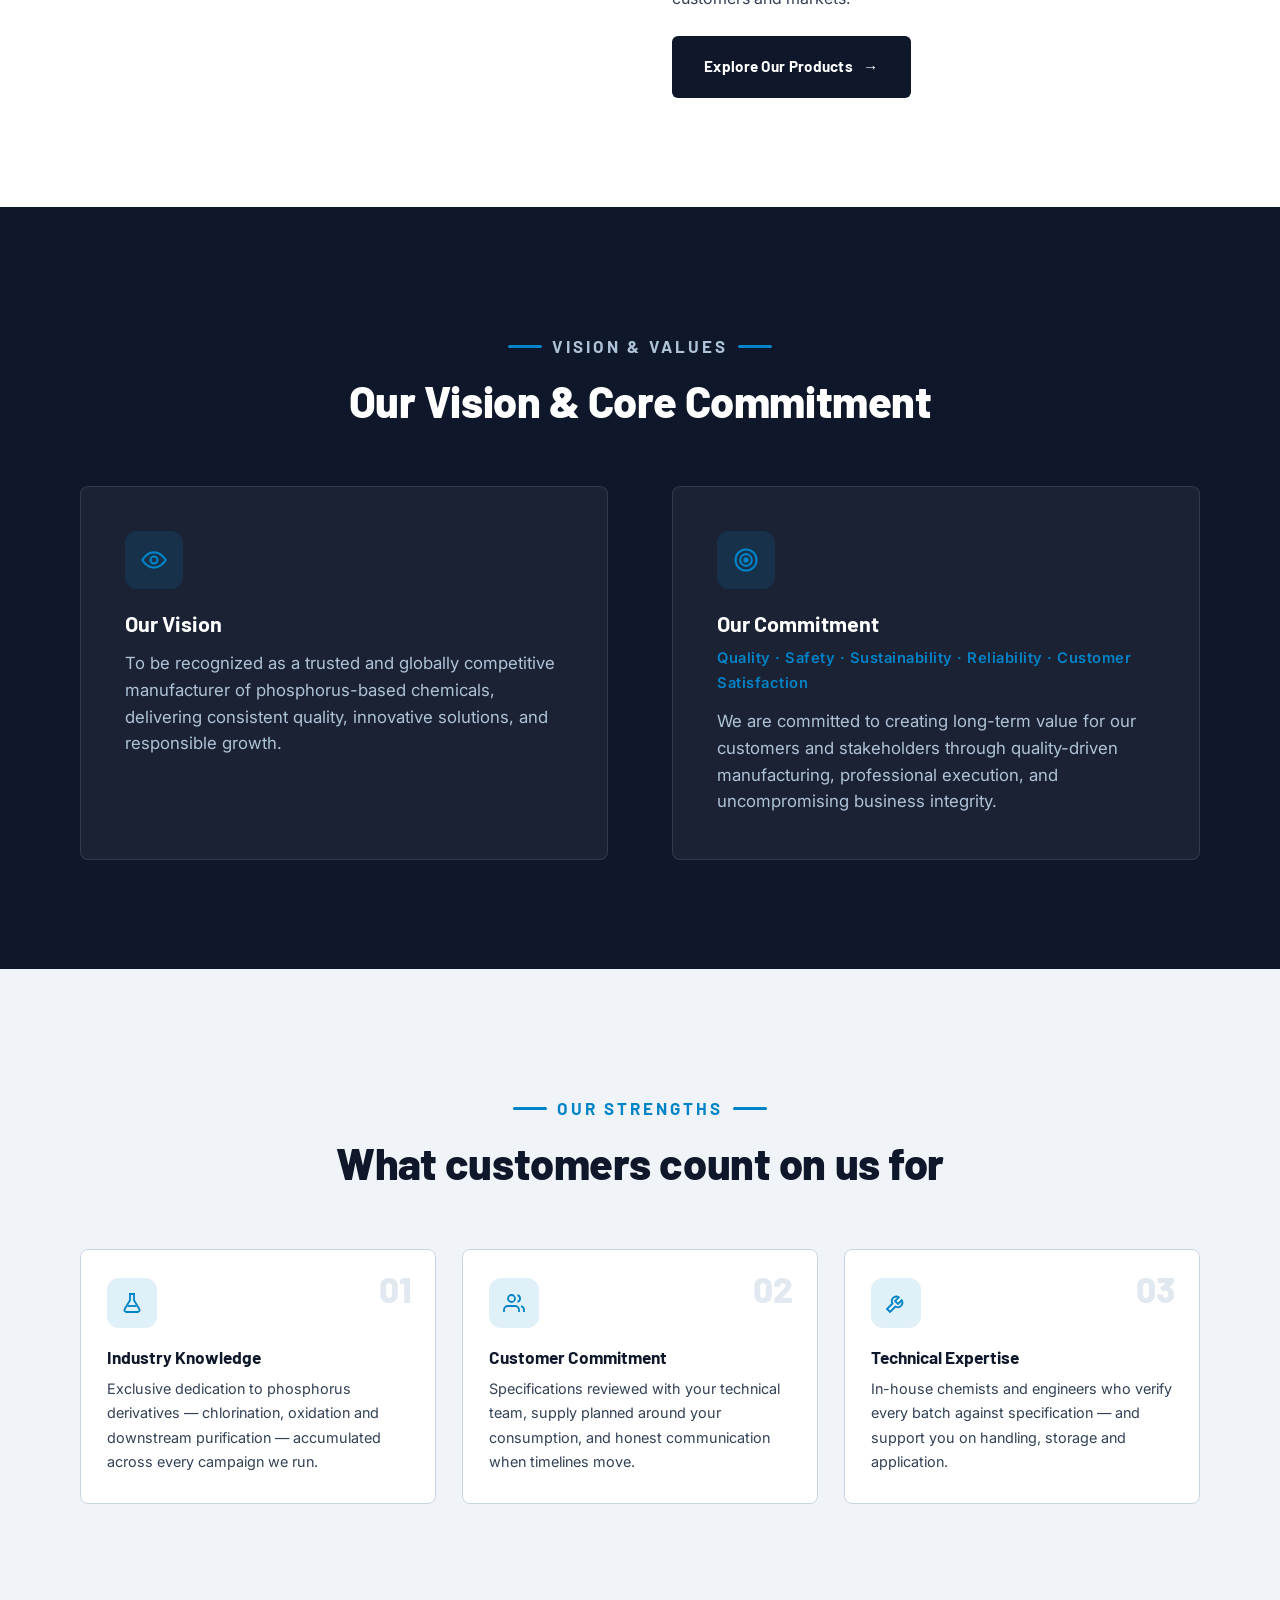
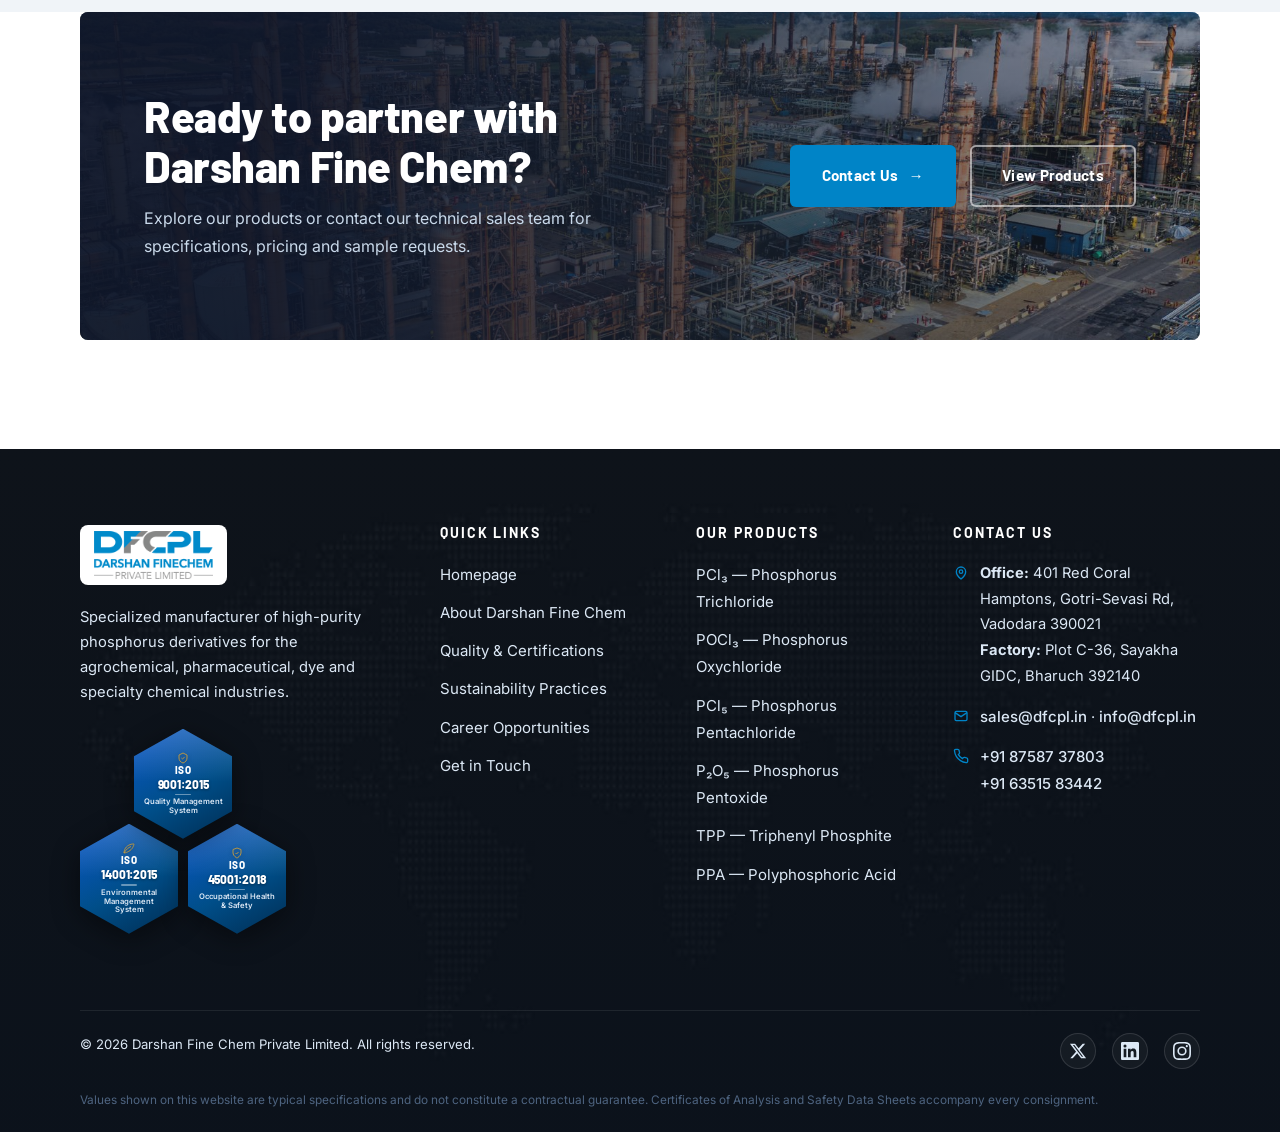
<file: about.html>
<!DOCTYPE html>
<html lang="en">

<head>
  <!-- Google tag (gtag.js) -->
  <script async src="https://www.googletagmanager.com/gtag/js?id=G-CTTGNB9CXZ"></script>
  <script>
    window.dataLayer = window.dataLayer || [];
    function gtag(){dataLayer.push(arguments);}
    gtag('js', new Date());

    gtag('config', 'G-CTTGNB9CXZ');
  </script>
  <meta charset="UTF-8">
  <meta name="viewport" content="width=device-width, initial-scale=1.0">
  <title>About Us — Phosphorus Derivatives Manufacturer | Darshan Fine Chem (DFCPL)</title>
  <meta name="description"
    content="Darshan Fine Chem Private Limited (DFCPL) is a specialized manufacturer focused exclusively on phosphorus derivatives — learn about our company, our strengths, and our vision to be a leading, trusted name in the phosphorus derivatives industry.">
  <link rel="canonical" href="https://www.dfcpl.in/about.html">
  <meta name="robots" content="index, follow, max-image-preview:large">
  <meta name="theme-color" content="#0084C7">

  <meta property="og:type" content="website">
  <meta property="og:site_name" content="Darshan Fine Chem (DFCPL)">
  <meta property="og:title" content="About Darshan Fine Chem (DFCPL)">
  <meta property="og:description"
    content="Specialized Indian manufacturer focused exclusively on high-purity phosphorus derivatives.">
  <meta property="og:url" content="https://www.dfcpl.in/about.html">
  <meta property="og:image" content="https://www.dfcpl.in/assets/img/team-engineers.jpeg">
  <meta name="twitter:card" content="summary_large_image">

  <link rel="preconnect" href="https://fonts.googleapis.com">
  <link rel="preconnect" href="https://fonts.gstatic.com" crossorigin>
  <link
    href="https://fonts.googleapis.com/css2?family=Barlow:wght@500;600;700;800&family=Inter:wght@400;500;600&family=IBM+Plex+Mono:wght@400;500&display=swap"
    rel="stylesheet">
  <link rel="stylesheet" href="css/style.css">

  <script type="application/ld+json">
  {
    "@context": "https://schema.org",
    "@graph": [
      {
        "@type": "BreadcrumbList",
        "itemListElement": [
          { "@type": "ListItem", "position": 1, "name": "Home", "item": "https://www.dfcpl.in/" },
          { "@type": "ListItem", "position": 2, "name": "About Us", "item": "https://www.dfcpl.in/about.html" }
        ]
      },
      {
        "@type": "WebPage",
        "name": "About Darshan Fine Chem Private Limited",
        "url": "https://www.dfcpl.in/about.html",
        "description": "Darshan Fine Chem Private Limited is a specialized manufacturer focused exclusively on the production of high-quality phosphorus derivatives for agrochemical, pharmaceutical, dye and specialty chemical industries.",
        "about": { "@id": "https://www.dfcpl.in/#organization" },
        "inLanguage": "en"
      }
    ]
  }
  </script>
  <link rel="icon" type="image/png" sizes="48x48" href="/favicon-48x48.png">
  <link rel="icon" type="image/png" sizes="32x32" href="/favicon-32x32.png">
  <link rel="icon" type="image/png" sizes="16x16" href="/favicon-16x16.png">
  <link rel="icon" type="image/svg+xml" href="/favicon.svg">
  <link rel="icon" type="image/x-icon" href="/favicon.ico">
  <link rel="icon" type="image/png" sizes="192x192" href="/android-chrome-192x192.png">
  <link rel="icon" type="image/png" sizes="512x512" href="/favicon.png">
  <link rel="apple-touch-icon" sizes="180x180" href="/apple-touch-icon.png">
  <link rel="manifest" href="/site.webmanifest">
</head>

<body>
  <a class="skip-link" href="#main">Skip to content</a>

  <div class="topbar">
    <div class="container topbar-inner">
      <a class="topbar-item" href="mailto:sales@dfcpl.in">
        <svg viewBox="0 0 24 24" fill="none" stroke="currentColor" stroke-width="2">
          <rect x="3" y="5" width="18" height="14" rx="2" />
          <path d="m3 7 9 6 9-6" />
        </svg>
        sales@dfcpl.in
      </a>
      <a class="topbar-item" href="tel:+918758737803">
        <svg viewBox="0 0 24 24" fill="none" stroke="currentColor" stroke-width="2">
          <path
            d="M22 16.9v3a2 2 0 0 1-2.2 2 19.8 19.8 0 0 1-8.6-3 19.5 19.5 0 0 1-6-6 19.8 19.8 0 0 1-3-8.7A2 2 0 0 1 4.1 2h3a2 2 0 0 1 2 1.7c.13.96.36 1.9.7 2.8a2 2 0 0 1-.45 2.1L8.1 9.9a16 16 0 0 0 6 6l1.3-1.3a2 2 0 0 1 2.1-.45c.9.34 1.84.57 2.8.7a2 2 0 0 1 1.7 2.05Z" />
        </svg>
        +91 87587 37803
      </a>
    </div>
  </div>

  <header class="site-header">
    <div class="container header-inner">
      <a href="/" class="brand" aria-label="Darshan Fine Chem Private Limited — home">
        <img src="assets/img/dfcpl-logo.png" alt="DFCPL - Darshan Fine Chem Private Limited"
          style="height: 48px; width: auto;">
      </a>
      <nav class="main-nav" aria-label="Primary">
        <a href="/">Home</a>
        <a href="about.html" class="is-active" aria-current="page">About Us</a>
        <div class="nav-dropdown">
          <a href="products.html" aria-haspopup="true">
            Products
            <svg class="nav-chevron" viewBox="0 0 24 24" width="12" height="12" stroke="currentColor" fill="none"
              stroke-width="2.5">
              <polyline points="6 9 12 15 18 9" />
            </svg>
          </a>
          <div class="dropdown-menu">
            <a href="products.html" class="dropdown-header-link">All Products</a>
            <div class="dropdown-divider"></div>
            <a href="product-phosphorus-trichloride.html">Phosphorus Trichloride (PCl₃)</a>
            <a href="product-phosphorus-oxychloride.html">Phosphorus Oxychloride (POCl₃)</a>
            <a href="product-phosphorus-pentachloride.html">Phosphorus Pentachloride (PCl₅)</a>
            <a href="product-phosphorus-pentoxide.html">Phosphorus Pentoxide (P₂O₅)</a>
            <a href="product-triphenyl-phosphine.html">Triphenyl Phosphite (TPP)</a>
            <a href="product-polyphosphoric-acid.html">Polyphosphoric Acid (PPA)</a>
          </div>
        </div>
        <a href="quality.html">Quality</a>
        <a href="sustainability.html">Sustainability</a>
        <a href="careers.html">Careers</a>
        <a href="contact.html">Contact</a>
      </nav>
      <div class="header-cta">
        <a href="contact.html" class="btn btn--accent btn--sm">Request a Quote <span class="arrow"
            aria-hidden="true">&rarr;</span></a>
      </div>
      <button class="nav-toggle" type="button" aria-label="Toggle navigation"
        aria-expanded="false"><span></span></button>
    </div>
  </header>

  <main id="main">
    <!-- ============ PAGE HERO ============ -->
    <section class="page-hero">
      <div class="hero-bg" aria-hidden="true">
        <img src="assets/img/aerial-plant.jpg" alt="Aerial view of Darshan Fine Chem Private Limited manufacturing facility">
      </div>
      <div class="container">
        <div class="page-hero-content">
          <nav class="breadcrumb" aria-label="Breadcrumb">
            <a href="/">Home</a> <span class="sep" aria-hidden="true">/</span> <span aria-current="page">About
              Us</span>
          </nav>
          <h1>About Darshan Fine Chem — Phosphorus Derivatives Manufacturer Since 2016</h1>
          <p class="lede">Excellence in Phosphorus Chemistry Since 2016</p>
        </div>
      </div>
    </section>

    <!-- ============ WHO WE ARE ============ -->
    <section class="section">
      <div class="container grid-2">
        <div class="media-frame media-frame--tall reveal">
          <span class="media-accent-bar" aria-hidden="true"></span>
          <img src="assets/img/team-engineers.jpeg"
            alt="Technical team of DFCPL in safety gear collaborating inside the manufacturing plant" loading="lazy">
          <div class="media-badge">
            <div class="big">Est. 2016</div>
            <div class="txt">A decade of manufacturing excellence in phosphorus chemistry</div>
          </div>
        </div>
        <div class="content-block reveal reveal-delay-1">
          <p class="eyebrow">Company Overview</p>
          <h2 class="h2">Excellence in Phosphorus Chemistry Since 2016</h2>
          <p>Established in 2016, Darshan Fine Chem Private Limited is a professionally managed chemical manufacturing
            company dedicated to the development, manufacturing, and supply of high-quality phosphorus-based specialty
            chemicals and industrial intermediates.</p>
          <p>Over the years, we have built our capabilities through a strong commitment to quality, operational
            excellence, process reliability, safety, and customer satisfaction. Our expertise and manufacturing
            infrastructure enable us to serve customers across diverse industrial applications with consistent and
            dependable chemical solutions.</p>
          <p>Our product portfolio includes Phosphorus Trichloride (PCl&#8323;), Phosphorus Oxychloride (POCl&#8323;),
            Phosphorus Pentachloride (PCl&#8325;), Phosphorus Pentoxide (P&#8322;O&#8325;), Triphenyl Phosphite (TPP),
            and Polyphosphoric Acid
            (PPA), manufactured with a focus on stringent quality standards and controlled processes.</p>
          <p>At DFCPL, we believe that sustainable growth is built on technology, integrity, responsible manufacturing,
            and long-term customer partnerships. Our manufacturing operations are designed with a strong emphasis on
            process safety, environmental responsibility, resource efficiency, and regulatory compliance.</p>
          <p>With a forward-looking approach, we continuously invest in manufacturing capabilities, technical expertise,
            quality systems, and process improvement to meet the evolving requirements of our customers and markets.</p>
          <div class="btn-row" style="margin-top: 24px;">
            <a href="products.html" class="btn btn--navy">Explore Our Products <span class="arrow"
                aria-hidden="true">&rarr;</span></a>
          </div>
        </div>
      </div>
    </section>

    <!-- ============ VISION & COMMITMENT ============ -->
    <section class="section section--navy">
      <div class="container">
        <div class="section-head section-head--center reveal">
          <p class="eyebrow">Vision &amp; Values</p>
          <h2 class="h2">Our Vision &amp; Core Commitment</h2>
        </div>
        <div class="grid-2" style="align-items:stretch;">
          <div class="why-card reveal" style="padding:clamp(30px,4vw,44px);">
            <div class="why-icon">
              <svg viewBox="0 0 24 24" fill="none" stroke="currentColor" stroke-width="1.8">
                <path d="M2 12s3.5-6.5 10-6.5S22 12 22 12s-3.5 6.5-10 6.5S2 12 2 12Z" />
                <circle cx="12" cy="12" r="3" />
              </svg>
            </div>
            <h3 style="font-size:1.35rem;">Our Vision</h3>
            <p style="margin-top:14px;font-size:1.05rem;line-height:1.6;">To be recognized as a trusted and globally
              competitive manufacturer of phosphorus-based chemicals, delivering consistent quality, innovative
              solutions, and responsible growth.</p>
          </div>
          <div class="why-card reveal reveal-delay-1" style="padding:clamp(30px,4vw,44px);">
            <div class="why-icon">
              <svg viewBox="0 0 24 24" fill="none" stroke="currentColor" stroke-width="1.8">
                <circle cx="12" cy="12" r="9" />
                <circle cx="12" cy="12" r="5" />
                <circle cx="12" cy="12" r="1.4" fill="currentColor" />
              </svg>
            </div>
            <h3 style="font-size:1.35rem;">Our Commitment</h3>
            <p style="margin-top:10px;font-size:0.92rem;font-weight:600;color:var(--accent);letter-spacing:0.5px;">
              Quality &middot; Safety &middot; Sustainability &middot; Reliability &middot; Customer Satisfaction</p>
            <p style="margin-top:12px;font-size:1.05rem;line-height:1.6;">We are committed to creating long-term value
              for our customers and stakeholders through quality-driven manufacturing, professional execution, and
              uncompromising business integrity.</p>
          </div>
        </div>
      </div>
    </section>

    <!-- ============ STRENGTHS ============ -->
    <section class="section section--sky">
      <div class="container">
        <div class="section-head section-head--center reveal">
          <p class="eyebrow">Our Strengths</p>
          <h2 class="h2">What customers count on us for</h2>
        </div>
        <div class="grid-3 steps">
          <div class="step-card reveal">
            <div class="s-icon">
              <svg viewBox="0 0 24 24" fill="none" stroke="currentColor" stroke-width="1.8">
                <path d="M9 3h6M10 3v6.3L4.7 18a2 2 0 0 0 1.8 3h11a2 2 0 0 0 1.8-3L14 9.3V3" />
                <path d="M7.5 15h9" />
              </svg>
            </div>
            <h3>Industry Knowledge</h3>
            <p>Exclusive dedication to phosphorus derivatives — chlorination, oxidation and downstream purification —
              accumulated across every campaign we run.</p>
          </div>
          <div class="step-card reveal reveal-delay-1">
            <div class="s-icon">
              <svg viewBox="0 0 24 24" fill="none" stroke="currentColor" stroke-width="1.8">
                <path d="M17 21v-2a4 4 0 0 0-4-4H6a4 4 0 0 0-4 4v2" />
                <circle cx="9.5" cy="7.5" r="3.5" />
                <path d="M22 21v-2a4 4 0 0 0-3-3.87M15.5 4.13a3.5 3.5 0 0 1 0 6.74" />
              </svg>
            </div>
            <h3>Customer Commitment</h3>
            <p>Specifications reviewed with your technical team, supply planned around your consumption, and honest
              communication when timelines move.</p>
          </div>
          <div class="step-card reveal reveal-delay-2">
            <div class="s-icon">
              <svg viewBox="0 0 24 24" fill="none" stroke="currentColor" stroke-width="1.8">
                <path d="M14.7 6.3a4.5 4.5 0 0 0-6.2 6.2L3 18l3 3 5.5-5.5a4.5 4.5 0 0 0 6.2-6.2L14 13l-3-3 3.7-3.7Z" />
              </svg>
            </div>
            <h3>Technical Expertise</h3>
            <p>In-house chemists and engineers who verify every batch against specification — and support you on
              handling, storage and application.</p>
          </div>
        </div>
      </div>
    </section>

    <!-- ============ CTA ============ -->
    <section class="section" style="padding-top: 0;">
      <div class="container">
        <div class="cta-band reveal">
          <img class="cta-bg" src="assets/img/aerial-plant.jpg" alt="Darshan Fine Chem plant aerial view" loading="lazy">
          <div class="cta-inner">
            <div>
              <h2 class="h2">Ready to partner with Darshan Fine Chem?</h2>
              <p>Explore our products or contact our technical sales team for specifications, pricing and sample
                requests.</p>
            </div>
            <div class="cta-actions">
              <a href="contact.html" class="btn btn--accent">Contact Us <span class="arrow"
                  aria-hidden="true">&rarr;</span></a>
              <a href="products.html" class="btn btn--outline">View Products</a>
            </div>
          </div>
        </div>
      </div>
    </section>
  </main>

  <!-- ============ FOOTER ============ -->
  <footer class="site-footer">
    <div class="container">
      <div class="footer-grid">
        <div class="footer-brand">
          <a href="/" class="brand" aria-label="Darshan Fine Chem Private Limited — home">
            <div class="footer-logo-wrap">
              <img src="assets/img/dfcpl-logo.png" alt="DFCPL - Darshan Fine Chem Private Limited"
                style="height: 48px; width: auto; display: block;">
            </div>
          </a>
          <p>Specialized manufacturer of high-purity phosphorus derivatives for the agrochemical, pharmaceutical, dye
            and specialty chemical industries.</p>
          <div class="footer-iso-cert">
            <div class="footer-iso-row footer-iso-row--top">
              <div class="footer-iso-card" title="ISO 9001:2015 - Quality Management System">
                <div class="footer-iso-inner">
                  <svg class="footer-iso-icon" viewBox="0 0 24 24" fill="none" stroke="currentColor" stroke-width="1.8">
                    <path d="M12 2 4 6v6c0 5 3.4 8.6 8 10 4.6-1.4 8-5 8-10V6l-8-4Z" />
                    <path d="m8.8 12 2.2 2.2 4.2-4.4" />
                  </svg>
                  <div class="footer-iso-title">ISO</div>
                  <div class="footer-iso-num">9001:2015</div>
                  <div class="footer-iso-div"></div>
                  <div class="footer-iso-sub">Quality Management System</div>
                </div>
              </div>
            </div>
            <div class="footer-iso-row footer-iso-row--bottom">
              <div class="footer-iso-card" title="ISO 14001:2015 - Environmental Management System">
                <div class="footer-iso-inner">
                  <svg class="footer-iso-icon" viewBox="0 0 24 24" fill="none" stroke="currentColor" stroke-width="1.8">
                    <path d="M2 22s0-9 7-14 13-4 13-4-1 8-8 13-12 5-12 5Z" />
                    <path d="M2 22c4-7 9-11 14-13" />
                  </svg>
                  <div class="footer-iso-title">ISO</div>
                  <div class="footer-iso-num">14001:2015</div>
                  <div class="footer-iso-div"></div>
                  <div class="footer-iso-sub">Environmental Management System</div>
                </div>
              </div>
              <div class="footer-iso-card" title="ISO 45001:2018 - Occupational Health & Safety Management System">
                <div class="footer-iso-inner">
                  <svg class="footer-iso-icon" viewBox="0 0 24 24" fill="none" stroke="currentColor" stroke-width="1.8">
                    <path d="M12 22s8-4 8-10V5l-8-3-8 3v7c0 6 8 10 8 10z" />
                    <path d="m9 12 2 2 4-4" />
                  </svg>
                  <div class="footer-iso-title">ISO</div>
                  <div class="footer-iso-num">45001:2018</div>
                  <div class="footer-iso-div"></div>
                  <div class="footer-iso-sub">Occupational Health &amp; Safety</div>
                </div>
              </div>
            </div>
          </div>
        </div>
        <div class="footer-col">
          <h3>Quick Links</h3>
          <ul>
            <li><a href="/">Homepage</a></li>
            <li><a href="about.html">About Darshan Fine Chem</a></li>
            <li><a href="quality.html">Quality &amp; Certifications</a></li>
            <li><a href="sustainability.html">Sustainability Practices</a></li>
            <li><a href="careers.html">Career Opportunities</a></li>
            <li><a href="contact.html">Get in Touch</a></li>
          </ul>
        </div>
        <div class="footer-col">
          <h3>Our Products</h3>
          <ul>
            <li><a href="product-phosphorus-trichloride.html">PCl₃ — Phosphorus Trichloride</a></li>
            <li><a href="product-phosphorus-oxychloride.html">POCl₃ — Phosphorus Oxychloride</a></li>
            <li><a href="product-phosphorus-pentachloride.html">PCl₅ — Phosphorus Pentachloride</a></li>
            <li><a href="product-phosphorus-pentoxide.html">P₂O₅ — Phosphorus Pentoxide</a></li>
            <li><a href="product-triphenyl-phosphine.html">TPP — Triphenyl Phosphite</a></li>
            <li><a href="product-polyphosphoric-acid.html">PPA — Polyphosphoric Acid</a></li>
          </ul>
        </div>
        <div class="footer-col">
          <h3>Contact Us</h3>
          <div class="footer-contact-line">
            <svg viewBox="0 0 24 24" fill="none" stroke="currentColor" stroke-width="2">
              <path d="M12 21s-7-5.5-7-11a7 7 0 0 1 14 0c0 5.5-7 11-7 11Z" />
              <circle cx="12" cy="10" r="2.6" />
            </svg>
            <address><b>Office:</b> 401 Red Coral Hamptons, Gotri-Sevasi Rd, Vadodara 390021<br><b>Factory:</b> Plot
              C-36, Sayakha GIDC, Bharuch 392140</address>
          </div>
          <div class="footer-contact-line">
            <svg viewBox="0 0 24 24" fill="none" stroke="currentColor" stroke-width="2">
              <rect x="3" y="5" width="18" height="14" rx="2" />
              <path d="m3 7 9 6 9-6" />
            </svg>
            <address><a href="mailto:sales@dfcpl.in">sales@dfcpl.in</a> &middot; <a
                href="mailto:info@dfcpl.in">info@dfcpl.in</a></address>
          </div>
          <div class="footer-contact-line">
            <svg viewBox="0 0 24 24" fill="none" stroke="currentColor" stroke-width="2">
              <path
                d="M22 16.9v3a2 2 0 0 1-2.2 2 19.8 19.8 0 0 1-8.6-3 19.5 19.5 0 0 1-6-6 19.8 19.8 0 0 1-3-8.7A2 2 0 0 1 4.1 2h3a2 2 0 0 1 2 1.7c.13.96.36 1.9.7 2.8a2 2 0 0 1-.45 2.1L8.1 9.9a16 16 0 0 0 6 6l1.3-1.3a2 2 0 0 1 2.1-.45c.9.34 1.84.57 2.8.7a2 2 0 0 1 1.7 2.05Z" />
            </svg>
            <address><a href="tel:+918758737803">+91 87587 37803</a><br><a href="tel:+916351583442">+91 63515 83442</a>
            </address>
          </div>
        </div>
      </div>
      <div class="footer-bottom">
        <span>&copy; <span data-year>2026</span> Darshan Fine Chem Private Limited. All rights reserved.</span>
        <div class="footer-social">
          <a href="https://x.com/Darshanfinechem" target="_blank" rel="noopener noreferrer" aria-label="Follow us on X (Twitter)">
            <svg viewBox="0 0 24 24"><path d="M18.244 2.25h3.308l-7.227 8.26 8.502 11.24H16.17l-5.214-6.817L4.99 21.75H1.68l7.73-8.835L1.254 2.25H8.08l4.713 6.231zm-1.161 17.52h1.833L7.084 4.126H5.117z"/></svg>
          </a>
          <a href="https://www.linkedin.com/company/darshan-finechem-private-limited/" target="_blank" rel="noopener noreferrer" aria-label="Follow us on LinkedIn">
            <svg viewBox="0 0 24 24"><path d="M20.447 20.452h-3.554v-5.569c0-1.328-.027-3.037-1.852-3.037-1.853 0-2.136 1.445-2.136 2.939v5.667H9.351V9h3.414v1.561h.046c.477-.9 1.637-1.85 3.37-1.85 3.601 0 4.267 2.37 4.267 5.455v6.286zM5.337 7.433a2.062 2.062 0 0 1-2.063-2.065 2.064 2.064 0 1 1 2.063 2.065zm1.782 13.019H3.555V9h3.564v11.452zM22.225 0H1.771C.792 0 0 .774 0 1.729v20.542C0 23.227.792 24 1.771 24h20.451C23.2 24 24 23.227 24 22.271V1.729C24 .774 23.2 0 22.222 0h.003z"/></svg>
          </a>
          <a href="https://www.instagram.com/darshan_fine_chem_pvt_ltd" target="_blank" rel="noopener noreferrer" aria-label="Follow us on Instagram">
            <svg viewBox="0 0 24 24"><path d="M12 2.163c3.204 0 3.584.012 4.85.07 3.252.148 4.771 1.691 4.919 4.919.058 1.265.069 1.645.069 4.849 0 3.205-.012 3.584-.069 4.849-.149 3.225-1.664 4.771-4.919 4.919-1.266.058-1.644.07-4.85.07-3.204 0-3.584-.012-4.849-.07-3.26-.149-4.771-1.699-4.919-4.92-.058-1.265-.07-1.644-.07-4.849 0-3.204.013-3.583.07-4.849.149-3.227 1.664-4.771 4.919-4.919 1.266-.057 1.645-.069 4.849-.069zM12 0C8.741 0 8.333.014 7.053.072 2.695.272.273 2.69.073 7.052.014 8.333 0 8.741 0 12c0 3.259.014 3.668.072 4.948.2 4.358 2.618 6.78 6.98 6.98C8.333 23.986 8.741 24 12 24c3.259 0 3.668-.014 4.948-.072 4.354-.2 6.782-2.618 6.979-6.98.059-1.28.073-1.689.073-4.948 0-3.259-.014-3.667-.072-4.947-.196-4.354-2.617-6.78-6.979-6.98C15.668.014 15.259 0 12 0zm0 5.838a6.162 6.162 0 1 0 0 12.324 6.162 6.162 0 0 0 0-12.324zM12 16a4 4 0 1 1 0-8 4 4 0 0 1 0 8zm6.406-11.845a1.44 1.44 0 1 0 0 2.881 1.44 1.44 0 0 0 0-2.881z"/></svg>
          </a>
        </div>
      </div>
      <div class="footer-disclaimer">
        Values shown on this website are typical specifications and do not constitute a contractual guarantee.
        Certificates of Analysis and Safety Data Sheets accompany every consignment.
      </div>
    </div>
  </footer>

  <script src="js/main.js"></script>
</body>

</html>
</file>
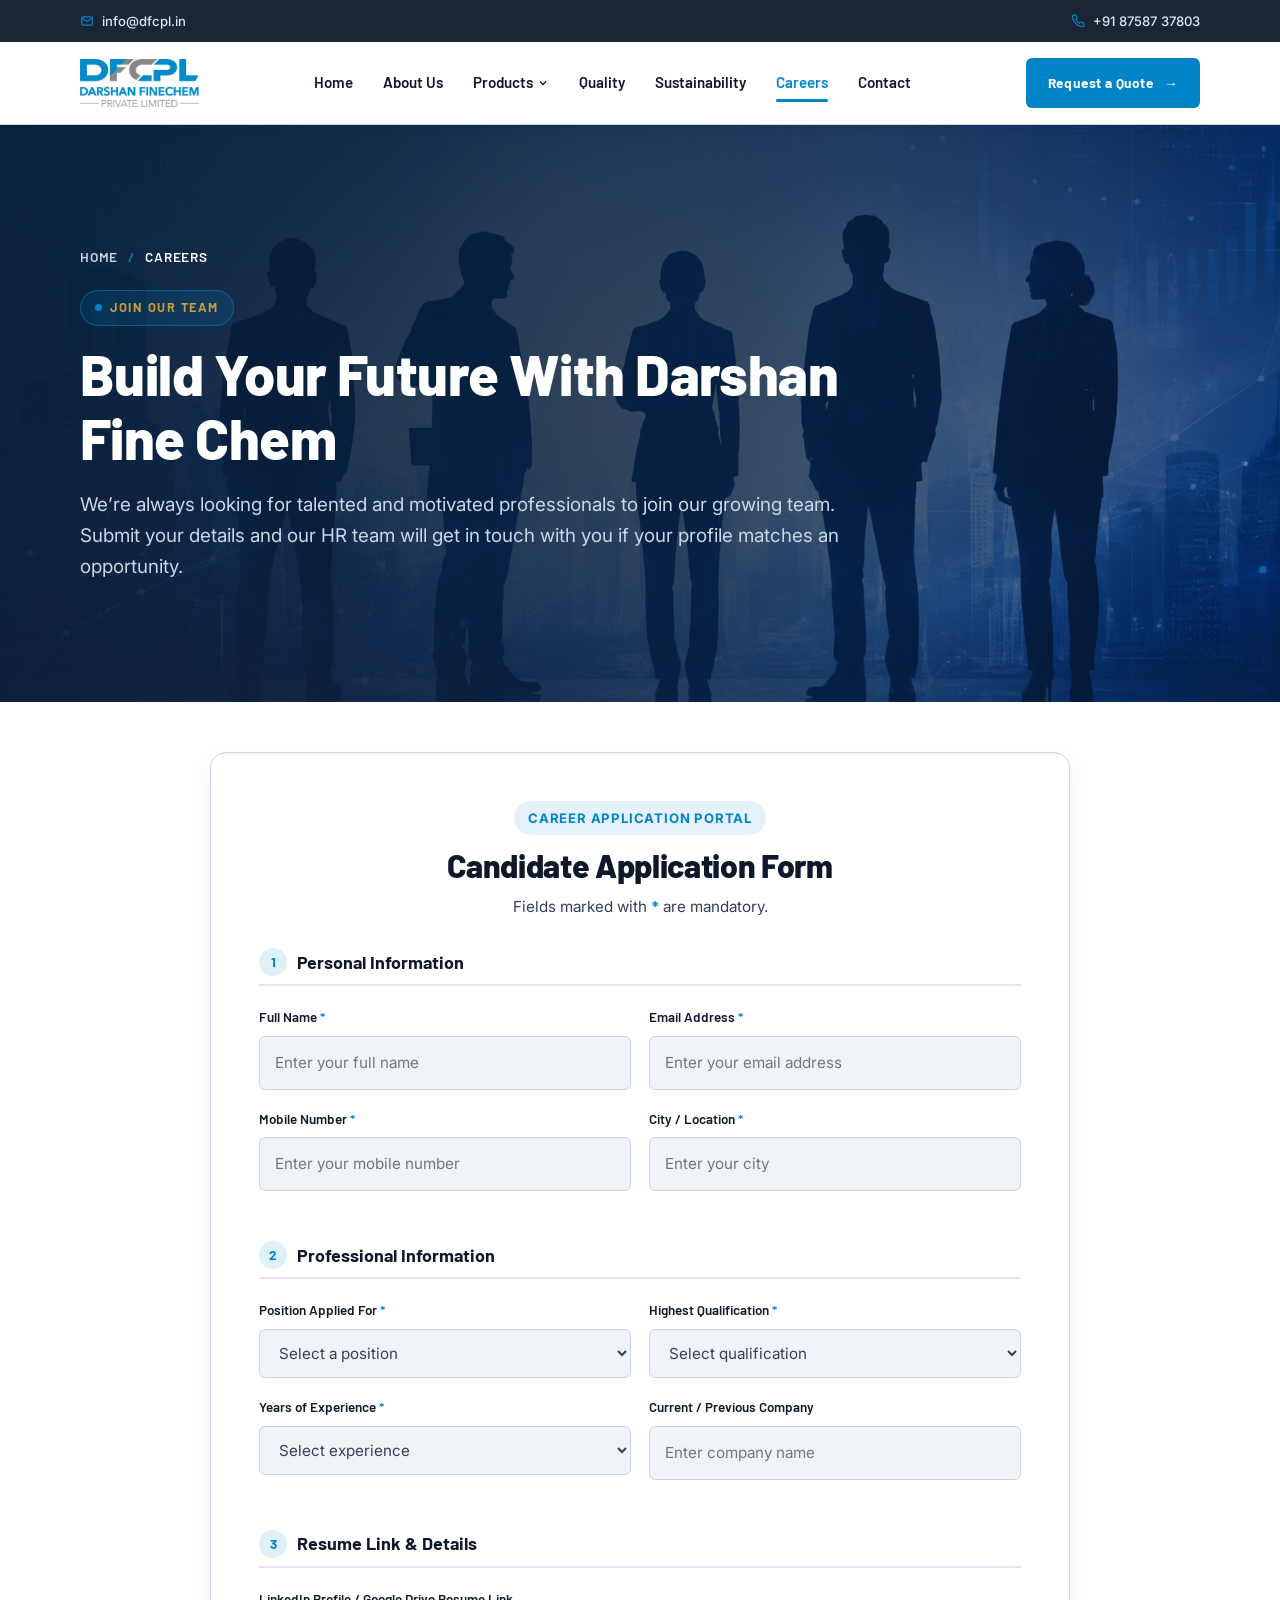
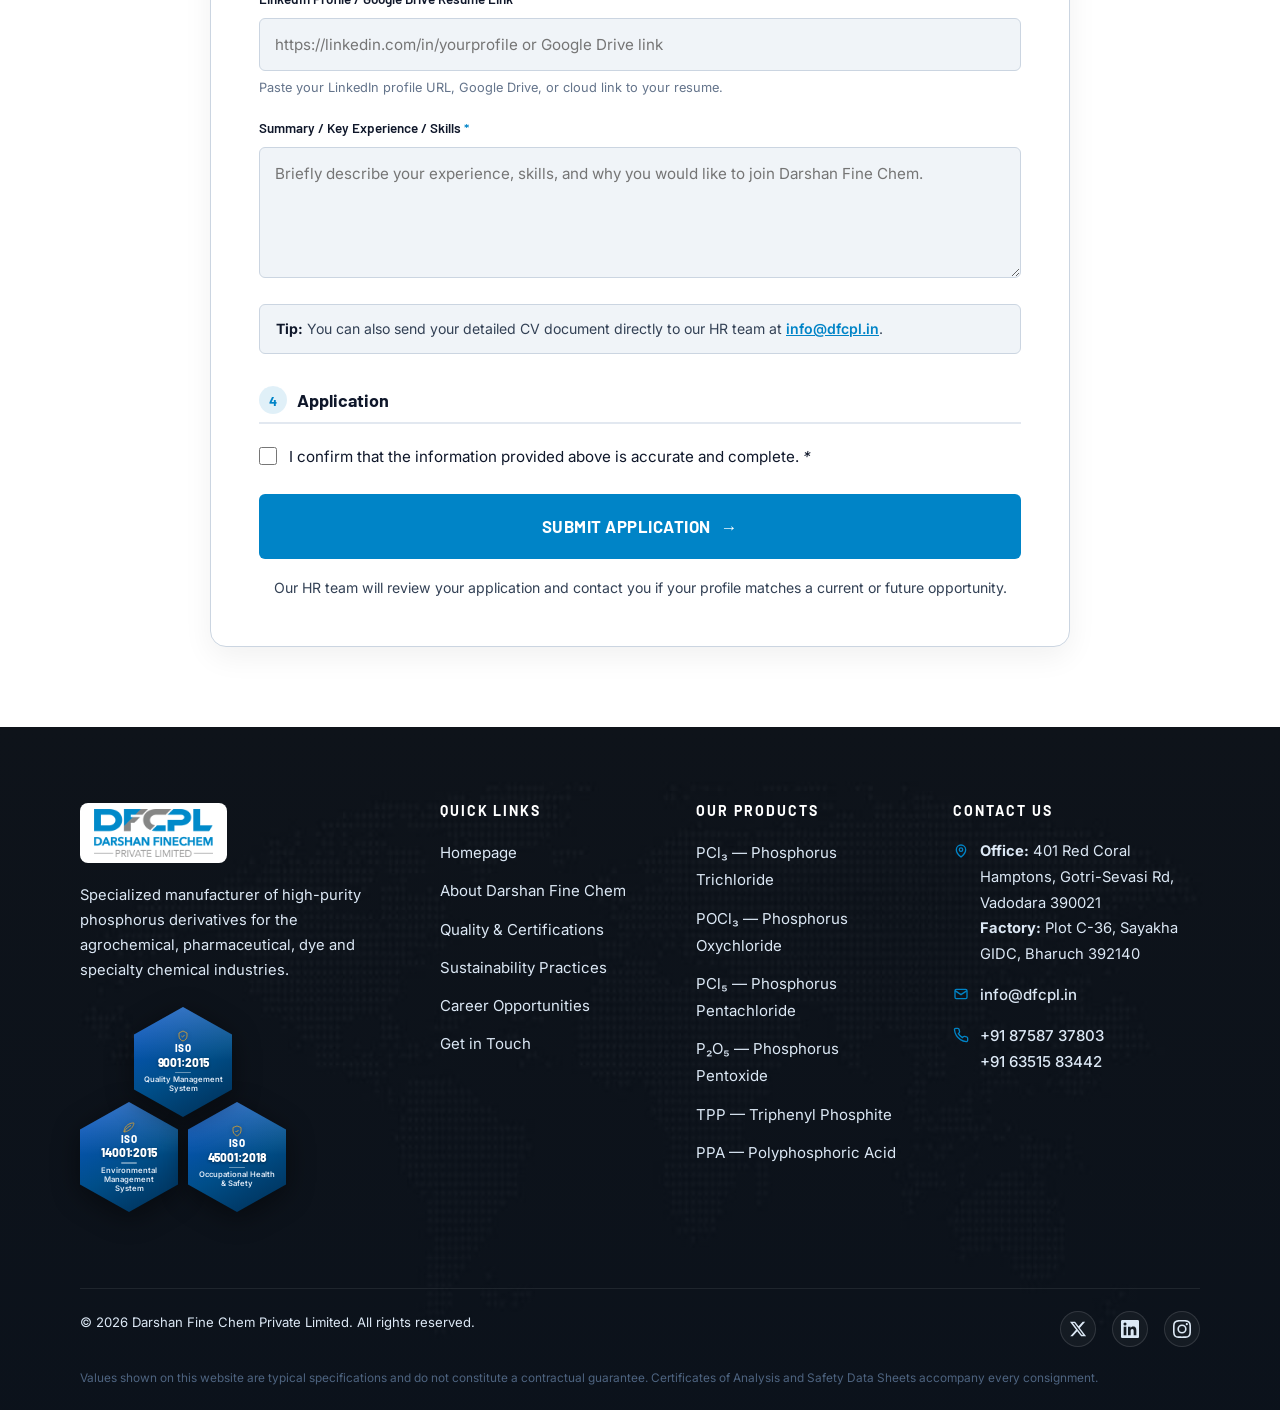
<file: careers.html>
<!DOCTYPE html>
<html lang="en">

<head>
  <!-- Google tag (gtag.js) -->
  <script async src="https://www.googletagmanager.com/gtag/js?id=G-CTTGNB9CXZ"></script>
  <script>
    window.dataLayer = window.dataLayer || [];
    function gtag(){dataLayer.push(arguments);}
    gtag('js', new Date());

    gtag('config', 'G-CTTGNB9CXZ');
  </script>
  <meta charset="UTF-8">
  <meta name="viewport" content="width=device-width, initial-scale=1.0">
  <title>Join Our Team | Careers at Darshan Fine Chem (DFCPL)</title>
  <meta name="description"
    content="Join our growing team at Darshan Fine Chem Private Limited (DFCPL). Submit your application and resume to explore career opportunities across chemical engineering, QC, QA, sales, and manufacturing.">
  <link rel="canonical" href="https://www.dfcpl.in/careers.html">
  <meta name="robots" content="index, follow, max-image-preview:large">
  <meta name="theme-color" content="#0084C7">
  <meta property="og:type" content="website">
  <meta property="og:site_name" content="Darshan Fine Chem (DFCPL)">
  <meta property="og:title" content="Join Our Team | Careers at Darshan Fine Chem (DFCPL)">
  <meta property="og:description"
    content="Build your future with Darshan Fine Chem. Submit your details and resume to join our dedicated phosphorus chemistry team in Gujarat.">
  <meta property="og:url" content="https://www.dfcpl.in/careers.html">
  <meta property="og:image" content="https://www.dfcpl.in/assets/img/og-image.jpg">
  <meta name="twitter:card" content="summary_large_image">
  <link rel="icon" type="image/png" sizes="48x48" href="/favicon-48x48.png">
  <link rel="icon" type="image/png" sizes="32x32" href="/favicon-32x32.png">
  <link rel="icon" type="image/png" sizes="16x16" href="/favicon-16x16.png">
  <link rel="icon" type="image/svg+xml" href="/favicon.svg">
  <link rel="icon" type="image/x-icon" href="/favicon.ico">
  <link rel="icon" type="image/png" sizes="192x192" href="/android-chrome-192x192.png">
  <link rel="icon" type="image/png" sizes="512x512" href="/favicon.png">
  <link rel="apple-touch-icon" sizes="180x180" href="/apple-touch-icon.png">
  <link rel="manifest" href="/site.webmanifest">
  <link rel="preconnect" href="https://fonts.googleapis.com">
  <link rel="preconnect" href="https://fonts.gstatic.com" crossorigin>
  <link
    href="https://fonts.googleapis.com/css2?family=Barlow:wght@500;600;700;800&family=Inter:wght@400;500;600&family=IBM+Plex+Mono:wght@400;500&display=swap"
    rel="stylesheet">
  <link rel="stylesheet" href="css/style.css">

  <script type="application/ld+json">
  {
    "@context": "https://schema.org",
    "@graph": [
      {
        "@type": "Organization",
        "@id": "https://www.dfcpl.in/#organization",
        "name": "Darshan Fine Chem Private Limited",
        "url": "https://www.dfcpl.in/",
        "logo": "https://www.dfcpl.in/assets/img/dfcpl-logo.png"
      },
      {
        "@type": "BreadcrumbList",
        "itemListElement": [
          { "@type": "ListItem", "position": 1, "name": "Home", "item": "https://www.dfcpl.in/" },
          { "@type": "ListItem", "position": 2, "name": "Careers", "item": "https://www.dfcpl.in/careers.html" }
        ]
      }
    ]
  }
  </script>
</head>

<body>
  <a href="#main" class="skip-link">Skip to main content</a>

  <div class="topbar">
    <div class="container topbar-inner">
      <a class="topbar-item" href="mailto:info@dfcpl.in">
        <svg viewBox="0 0 24 24" fill="none" stroke="currentColor" stroke-width="2">
          <rect x="3" y="5" width="18" height="14" rx="2" />
          <path d="m3 7 9 6 9-6" />
        </svg>
        info@dfcpl.in
      </a>
      <a class="topbar-item" href="tel:+918758737803">
        <svg viewBox="0 0 24 24" fill="none" stroke="currentColor" stroke-width="2">
          <path
            d="M22 16.9v3a2 2 0 0 1-2.2 2 19.8 19.8 0 0 1-8.6-3 19.5 19.5 0 0 1-6-6 19.8 19.8 0 0 1-3-8.7A2 2 0 0 1 4.1 2h3a2 2 0 0 1 2 1.7c.13.96.36 1.9.7 2.8a2 2 0 0 1-.45 2.1L8.1 9.9a16 16 0 0 0 6 6l1.3-1.3a2 2 0 0 1 2.1-.45c.9.34 1.84.57 2.8.7a2 2 0 0 1 1.7 2.05Z" />
        </svg>
        +91 87587 37803
      </a>
    </div>
  </div>

  <!-- ============ SITE HEADER ============ -->
  <header class="site-header">
    <div class="container header-inner">
      <a href="/" class="brand" aria-label="Darshan Fine Chem Private Limited — home">
        <img src="assets/img/dfcpl-logo.png" alt="DFCPL - Darshan Fine Chem Private Limited"
          style="height: 48px; width: auto;">
      </a>
      <nav class="main-nav" aria-label="Primary">
        <a href="/">Home</a>
        <a href="about.html">About Us</a>
        <div class="nav-dropdown">
          <a href="products.html" aria-haspopup="true">
            Products
            <svg class="nav-chevron" viewBox="0 0 24 24" width="12" height="12" stroke="currentColor" fill="none"
              stroke-width="2.5">
              <polyline points="6 9 12 15 18 9" />
            </svg>
          </a>
          <div class="dropdown-menu">
            <a href="products.html" class="dropdown-header-link">All Products</a>
            <div class="dropdown-divider"></div>
            <a href="product-phosphorus-trichloride.html">Phosphorus Trichloride (PCl₃)</a>
            <a href="product-phosphorus-oxychloride.html">Phosphorus Oxychloride (POCl₃)</a>
            <a href="product-phosphorus-pentachloride.html">Phosphorus Pentachloride (PCl₅)</a>
            <a href="product-phosphorus-pentoxide.html">Phosphorus Pentoxide (P₂O₅)</a>
            <a href="product-triphenyl-phosphine.html">Triphenyl Phosphite (TPP)</a>
            <a href="product-polyphosphoric-acid.html">Polyphosphoric Acid (PPA)</a>
          </div>
        </div>
        <a href="quality.html">Quality</a>
        <a href="sustainability.html">Sustainability</a>
        <a href="careers.html" class="is-active" aria-current="page">Careers</a>
        <a href="contact.html">Contact</a>
      </nav>
      <div class="header-cta">
        <a href="contact.html" class="btn btn--accent btn--sm">Request a Quote <span class="arrow"
            aria-hidden="true">&rarr;</span></a>
      </div>
      <button class="nav-toggle" type="button" aria-label="Toggle navigation"
        aria-expanded="false"><span></span></button>
    </div>
  </header>

  <main id="main">
    <!-- ============ PAGE HERO ============ -->
    <section class="page-hero">
      <div class="hero-bg" aria-hidden="true">
        <img src="assets/img/career_bg.jpeg" alt="Careers at Darshan Fine Chem Private Limited chemical manufacturing">
      </div>
      <div class="container">
        <div class="page-hero-content">
          <nav class="breadcrumb" aria-label="Breadcrumb">
            <a href="/">Home</a> <span class="sep" aria-hidden="true">/</span> <span
              aria-current="page">Careers</span>
          </nav>
          <p class="hero-chip" style="margin-bottom: 16px;"><i></i> JOIN OUR TEAM</p>
          <h1>Build Your Future With Darshan Fine Chem</h1>
          <p class="lede">We’re always looking for talented and motivated professionals to join our growing team. Submit your details and our HR team will get in touch with you if your profile matches an opportunity.</p>
        </div>
      </div>
    </section>

    <!-- ============ CAREER APPLICATION FORM ============ -->
    <section class="section section--light" style="padding-top: 50px; padding-bottom: 80px;">
      <div class="container">
        <div style="max-width: 860px; margin: 0 auto;">
          
          <div class="form-card reveal" style="padding: clamp(28px, 5vw, 48px); border-radius: 16px; box-shadow: 0 10px 30px rgba(0,0,0,0.06);">
            
            <div style="margin-bottom: 28px; text-align: center;">
              <span class="badge" style="background: rgba(0,132,199,0.1); color: var(--accent); font-weight: 700; font-size: 0.82rem; text-transform: uppercase; letter-spacing: 0.8px; padding: 6px 14px; border-radius: 999px; display: inline-block; margin-bottom: 12px;">Career Application Portal</span>
              <h2 class="h2" style="font-size: clamp(1.5rem, 3vw, 2rem); margin-bottom: 10px; color: var(--navy);">Candidate Application Form</h2>
              <p style="color: var(--text-muted); font-size: 0.95rem; margin: 0;">Fields marked with <span style="color:var(--accent); font-weight: bold;">*</span> are mandatory.</p>
            </div>

            <form data-career-form enctype="multipart/form-data">
              <!-- Web3Forms Config -->
              <input type="hidden" name="access_key" value="14b4f375-f587-4236-aa0e-4a67dc7631d5">
              <input type="hidden" name="subject" value="New Career Application — Darshan Fine Chem">
              <input type="hidden" name="from_name" value="Darshan Fine Chem Careers Portal">
              <input type="checkbox" name="botcheck" class="hidden" style="display: none;">

              <!-- 1. PERSONAL INFORMATION -->
              <div class="form-section-divider">
                <h3 class="form-section-title"><span class="step-num">1</span> Personal Information</h3>
              </div>

              <div class="form-row">
                <div class="form-field">
                  <label for="full_name">Full Name <i>*</i></label>
                  <input type="text" id="full_name" name="full_name" placeholder="Enter your full name" autocomplete="name" required>
                </div>
                <div class="form-field">
                  <label for="email">Email Address <i>*</i></label>
                  <input type="email" id="email" name="email" placeholder="Enter your email address" autocomplete="email" required>
                </div>
              </div>

              <div class="form-row">
                <div class="form-field">
                  <label for="mobile">Mobile Number <i>*</i></label>
                  <input type="tel" id="mobile" name="mobile" placeholder="Enter your mobile number" autocomplete="tel" required>
                </div>
                <div class="form-field">
                  <label for="city">City / Location <i>*</i></label>
                  <input type="text" id="city" name="city" placeholder="Enter your city" autocomplete="address-level2" required>
                </div>
              </div>

              <!-- 2. PROFESSIONAL INFORMATION -->
              <div class="form-section-divider">
                <h3 class="form-section-title"><span class="step-num">2</span> Professional Information</h3>
              </div>

              <div class="form-row">
                <div class="form-field">
                  <label for="position">Position Applied For <i>*</i></label>
                  <select id="position" name="position" required>
                    <option value="" selected disabled>Select a position</option>
                    <option value="Chemical / Process Engineer">Chemical / Process Engineer</option>
                    <option value="Production Engineer / Executive">Production Engineer / Executive</option>
                    <option value="Quality Control (QC)">Quality Control (QC)</option>
                    <option value="Quality Assurance (QA)">Quality Assurance (QA)</option>
                    <option value="R&D">R&amp;D</option>
                    <option value="Maintenance Engineer">Maintenance Engineer</option>
                    <option value="EHS / Safety">EHS / Safety</option>
                    <option value="Production Manager">Production Manager</option>
                    <option value="Purchase & Procurement">Purchase &amp; Procurement</option>
                    <option value="Sales & Marketing">Sales &amp; Marketing</option>
                    <option value="Export & International Business">Export &amp; International Business</option>
                    <option value="Supply Chain & Logistics">Supply Chain &amp; Logistics</option>
                    <option value="Accounts & Finance">Accounts &amp; Finance</option>
                    <option value="Human Resources">Human Resources</option>
                    <option value="Administration">Administration</option>
                    <option value="Graduate Trainee / Fresher">Graduate Trainee / Fresher</option>
                    <option value="Other">Other</option>
                  </select>
                </div>

                <div class="form-field">
                  <label for="qualification">Highest Qualification <i>*</i></label>
                  <select id="qualification" name="qualification" required>
                    <option value="" selected disabled>Select qualification</option>
                    <option value="B.E. / B.Tech (Chemical / Mechanical / Other)">B.E. / B.Tech (Chemical / Mechanical / Other)</option>
                    <option value="M.Tech / M.E.">M.Tech / M.E.</option>
                    <option value="B.Sc (Chemistry / Industrial Chemistry)">B.Sc (Chemistry / Industrial Chemistry)</option>
                    <option value="M.Sc (Analytical / Organic / Inorganic Chemistry)">M.Sc (Analytical / Organic / Inorganic Chemistry)</option>
                    <option value="Diploma (Chemical / Mechanical / Electrical / Safety)">Diploma (Chemical / Mechanical / Electrical / Safety)</option>
                    <option value="MBA / PGDM">MBA / PGDM</option>
                    <option value="B.Com / M.Com / Inter CA">B.Com / M.Com / Inter CA</option>
                    <option value="Ph.D. / Doctorate">Ph.D. / Doctorate</option>
                    <option value="Higher Secondary (12th) / ITI">Higher Secondary (12th) / ITI</option>
                    <option value="Other Qualification">Other Qualification</option>
                  </select>
                </div>
              </div>

              <div class="form-row">
                <div class="form-field">
                  <label for="experience">Years of Experience <i>*</i></label>
                  <select id="experience" name="experience" required>
                    <option value="" selected disabled>Select experience</option>
                    <option value="Fresher">Fresher</option>
                    <option value="0–2 Years">0–2 Years</option>
                    <option value="2–5 Years">2–5 Years</option>
                    <option value="5–10 Years">5–10 Years</option>
                    <option value="10+ Years">10+ Years</option>
                  </select>
                </div>

                <div class="form-field">
                  <label for="company">Current / Previous Company</label>
                  <input type="text" id="company" name="company" placeholder="Enter company name" autocomplete="organization">
                </div>
              </div>

              <!-- 3. PROFILE & MESSAGE -->
              <div class="form-section-divider">
                <h3 class="form-section-title"><span class="step-num">3</span> Resume Link &amp; Details</h3>
              </div>

              <div class="form-field">
                <label for="cv_link">LinkedIn Profile / Google Drive Resume Link</label>
                <input type="url" id="cv_link" name="resume_or_linkedin_link"
                  placeholder="https://linkedin.com/in/yourprofile or Google Drive link">
                <span class="file-upload-hint">Paste your LinkedIn profile URL, Google Drive, or cloud link to your resume.</span>
              </div>

              <div class="form-field">
                <label for="message">Summary / Key Experience / Skills <i>*</i></label>
                <textarea id="message" name="message" rows="4" required
                  placeholder="Briefly describe your experience, skills, and why you would like to join Darshan Fine Chem."></textarea>
              </div>

              <div style="background: var(--sky); border: 1px solid var(--border); border-radius: 6px; padding: 12px 16px; margin-bottom: 20px; font-size: 0.88rem; color: var(--body);">
                <strong style="color: var(--navy);">Tip:</strong> You can also send your detailed CV document directly to our HR team at <a href="mailto:info@dfcpl.in?subject=Job%20Application" style="color: var(--accent); font-weight: 600; text-decoration: underline;">info@dfcpl.in</a>.
              </div>

              <!-- 4. APPLICATION CONFIRMATION -->
              <div class="form-section-divider">
                <h3 class="form-section-title"><span class="step-num">4</span> Application</h3>
              </div>

              <label class="form-checkbox-label">
                <input type="checkbox" id="confirmation" name="confirmation" required>
                <span>I confirm that the information provided above is accurate and complete. <i>*</i></span>
              </label>

              <button type="submit" class="btn btn--accent" style="width:100%; padding: 16px 24px; font-size: 1.05rem; font-weight: 700; letter-spacing: 0.5px;">
                SUBMIT APPLICATION <span class="arrow" aria-hidden="true">&rarr;</span>
              </button>

              <p class="form-status" role="status"></p>

              <p style="text-align: center; color: var(--text-muted); font-size: 0.88rem; margin-top: 18px; line-height: 1.5;">
                Our HR team will review your application and contact you if your profile matches a current or future opportunity.
              </p>
            </form>
          </div>

        </div>
      </div>
    </section>
  </main>

  <!-- ============ FOOTER ============ -->
  <footer class="site-footer">
    <div class="container">
      <div class="footer-grid">
        <div class="footer-brand">
          <a href="/" class="brand" aria-label="Darshan Fine Chem Private Limited — home">
            <div class="footer-logo-wrap">
              <img src="assets/img/dfcpl-logo.png" alt="DFCPL - Darshan Fine Chem Private Limited"
                style="height: 48px; width: auto; display: block;">
            </div>
          </a>
          <p>Specialized manufacturer of high-purity phosphorus derivatives for the agrochemical, pharmaceutical, dye
            and specialty chemical industries.</p>
          <div class="footer-iso-cert">
            <div class="footer-iso-row footer-iso-row--top">
              <div class="footer-iso-card" title="ISO 9001:2015 - Quality Management System">
                <div class="footer-iso-inner">
                  <svg class="footer-iso-icon" viewBox="0 0 24 24" fill="none" stroke="currentColor" stroke-width="1.8">
                    <path d="M12 2 4 6v6c0 5 3.4 8.6 8 10 4.6-1.4 8-5 8-10V6l-8-4Z" />
                    <path d="m8.8 12 2.2 2.2 4.2-4.4" />
                  </svg>
                  <div class="footer-iso-title">ISO</div>
                  <div class="footer-iso-num">9001:2015</div>
                  <div class="footer-iso-div"></div>
                  <div class="footer-iso-sub">Quality Management System</div>
                </div>
              </div>
            </div>
            <div class="footer-iso-row footer-iso-row--bottom">
              <div class="footer-iso-card" title="ISO 14001:2015 - Environmental Management System">
                <div class="footer-iso-inner">
                  <svg class="footer-iso-icon" viewBox="0 0 24 24" fill="none" stroke="currentColor" stroke-width="1.8">
                    <path d="M2 22s0-9 7-14 13-4 13-4-1 8-8 13-12 5-12 5Z" />
                    <path d="M2 22c4-7 9-11 14-13" />
                  </svg>
                  <div class="footer-iso-title">ISO</div>
                  <div class="footer-iso-num">14001:2015</div>
                  <div class="footer-iso-div"></div>
                  <div class="footer-iso-sub">Environmental Management System</div>
                </div>
              </div>
              <div class="footer-iso-card" title="ISO 45001:2018 - Occupational Health & Safety Management System">
                <div class="footer-iso-inner">
                  <svg class="footer-iso-icon" viewBox="0 0 24 24" fill="none" stroke="currentColor" stroke-width="1.8">
                    <path d="M12 22s8-4 8-10V5l-8-3-8 3v7c0 6 8 10 8 10z" />
                    <path d="m9 12 2 2 4-4" />
                  </svg>
                  <div class="footer-iso-title">ISO</div>
                  <div class="footer-iso-num">45001:2018</div>
                  <div class="footer-iso-div"></div>
                  <div class="footer-iso-sub">Occupational Health &amp; Safety</div>
                </div>
              </div>
            </div>
          </div>
        </div>
        <div class="footer-col">
          <h3>Quick Links</h3>
          <ul>
            <li><a href="/">Homepage</a></li>
            <li><a href="about.html">About Darshan Fine Chem</a></li>
            <li><a href="quality.html">Quality &amp; Certifications</a></li>
            <li><a href="sustainability.html">Sustainability Practices</a></li>
            <li><a href="careers.html">Career Opportunities</a></li>
            <li><a href="contact.html">Get in Touch</a></li>
          </ul>
        </div>
        <div class="footer-col">
          <h3>Our Products</h3>
          <ul>
            <li><a href="product-phosphorus-trichloride.html">PCl₃ — Phosphorus Trichloride</a></li>
            <li><a href="product-phosphorus-oxychloride.html">POCl₃ — Phosphorus Oxychloride</a></li>
            <li><a href="product-phosphorus-pentachloride.html">PCl₅ — Phosphorus Pentachloride</a></li>
            <li><a href="product-phosphorus-pentoxide.html">P₂O₅ — Phosphorus Pentoxide</a></li>
            <li><a href="product-triphenyl-phosphine.html">TPP — Triphenyl Phosphite</a></li>
            <li><a href="product-polyphosphoric-acid.html">PPA — Polyphosphoric Acid</a></li>
          </ul>
        </div>
        <div class="footer-col">
          <h3>Contact Us</h3>
          <div class="footer-contact-line">
            <svg viewBox="0 0 24 24" fill="none" stroke="currentColor" stroke-width="2">
              <path d="M12 21s-7-5.5-7-11a7 7 0 0 1 14 0c0 5.5-7 11-7 11Z" />
              <circle cx="12" cy="10" r="2.6" />
            </svg>
            <address><b>Office:</b> 401 Red Coral Hamptons, Gotri-Sevasi Rd, Vadodara 390021<br><b>Factory:</b> Plot
              C-36, Sayakha GIDC, Bharuch 392140</address>
          </div>
          <div class="footer-contact-line">
            <svg viewBox="0 0 24 24" fill="none" stroke="currentColor" stroke-width="2">
              <rect x="3" y="5" width="18" height="14" rx="2" />
              <path d="m3 7 9 6 9-6" />
            </svg>
            <address><a href="mailto:info@dfcpl.in">info@dfcpl.in</a></address>
          </div>
          <div class="footer-contact-line">
            <svg viewBox="0 0 24 24" fill="none" stroke="currentColor" stroke-width="2">
              <path
                d="M22 16.9v3a2 2 0 0 1-2.2 2 19.8 19.8 0 0 1-8.6-3 19.5 19.5 0 0 1-6-6 19.8 19.8 0 0 1-3-8.7A2 2 0 0 1 4.1 2h3a2 2 0 0 1 2 1.7c.13.96.36 1.9.7 2.8a2 2 0 0 1-.45 2.1L8.1 9.9a16 16 0 0 0 6 6l1.3-1.3a2 2 0 0 1 2.1-.45c.9.34 1.84.57 2.8.7a2 2 0 0 1 1.7 2.05Z" />
            </svg>
            <address><a href="tel:+918758737803">+91 87587 37803</a><br><a href="tel:+916351583442">+91 63515 83442</a>
            </address>
          </div>
        </div>
      </div>
      <div class="footer-bottom">
        <span>&copy; <span data-year>2026</span> Darshan Fine Chem Private Limited. All rights reserved.</span>
        <div class="footer-social">
          <a href="https://x.com/Darshanfinechem" target="_blank" rel="noopener noreferrer" aria-label="Follow us on X (Twitter)">
            <svg viewBox="0 0 24 24"><path d="M18.244 2.25h3.308l-7.227 8.26 8.502 11.24H16.17l-5.214-6.817L4.99 21.75H1.68l7.73-8.835L1.254 2.25H8.08l4.713 6.231zm-1.161 17.52h1.833L7.084 4.126H5.117z"/></svg>
          </a>
          <a href="https://www.linkedin.com/company/darshan-finechem-private-limited/" target="_blank" rel="noopener noreferrer" aria-label="Follow us on LinkedIn">
            <svg viewBox="0 0 24 24"><path d="M20.447 20.452h-3.554v-5.569c0-1.328-.027-3.037-1.852-3.037-1.853 0-2.136 1.445-2.136 2.939v5.667H9.351V9h3.414v1.561h.046c.477-.9 1.637-1.85 3.37-1.85 3.601 0 4.267 2.37 4.267 5.455v6.286zM5.337 7.433a2.062 2.062 0 0 1-2.063-2.065 2.064 2.064 0 1 1 2.063 2.065zm1.782 13.019H3.555V9h3.564v11.452zM22.225 0H1.771C.792 0 0 .774 0 1.729v20.542C0 23.227.792 24 1.771 24h20.451C23.2 24 24 23.227 24 22.271V1.729C24 .774 23.2 0 22.222 0h.003z"/></svg>
          </a>
          <a href="https://www.instagram.com/darshan_fine_chem_pvt_ltd" target="_blank" rel="noopener noreferrer" aria-label="Follow us on Instagram">
            <svg viewBox="0 0 24 24"><path d="M12 2.163c3.204 0 3.584.012 4.85.07 3.252.148 4.771 1.691 4.919 4.919.058 1.265.069 1.645.069 4.849 0 3.205-.012 3.584-.069 4.849-.149 3.225-1.664 4.771-4.919 4.919-1.266.058-1.644.07-4.85.07-3.204 0-3.584-.012-4.849-.07-3.26-.149-4.771-1.699-4.919-4.92-.058-1.265-.07-1.644-.07-4.849 0-3.204.013-3.583.07-4.849.149-3.227 1.664-4.771 4.919-4.919 1.266-.057 1.645-.069 4.849-.069zM12 0C8.741 0 8.333.014 7.053.072 2.695.272.273 2.69.073 7.052.014 8.333 0 8.741 0 12c0 3.259.014 3.668.072 4.948.2 4.358 2.618 6.78 6.98 6.98C8.333 23.986 8.741 24 12 24c3.259 0 3.668-.014 4.948-.072 4.354-.2 6.782-2.618 6.979-6.98.059-1.28.073-1.689.073-4.948 0-3.259-.014-3.667-.072-4.947-.196-4.354-2.617-6.78-6.979-6.98C15.668.014 15.259 0 12 0zm0 5.838a6.162 6.162 0 1 0 0 12.324 6.162 6.162 0 0 0 0-12.324zM12 16a4 4 0 1 1 0-8 4 4 0 0 1 0 8zm6.406-11.845a1.44 1.44 0 1 0 0 2.881 1.44 1.44 0 0 0 0-2.881z"/></svg>
          </a>
        </div>
      </div>
      <div class="footer-disclaimer">
        Values shown on this website are typical specifications and do not constitute a contractual guarantee.
        Certificates of Analysis and Safety Data Sheets accompany every consignment.
      </div>
    </div>
  </footer>

  <script src="js/main.js"></script>
</body>

</html>
</file>
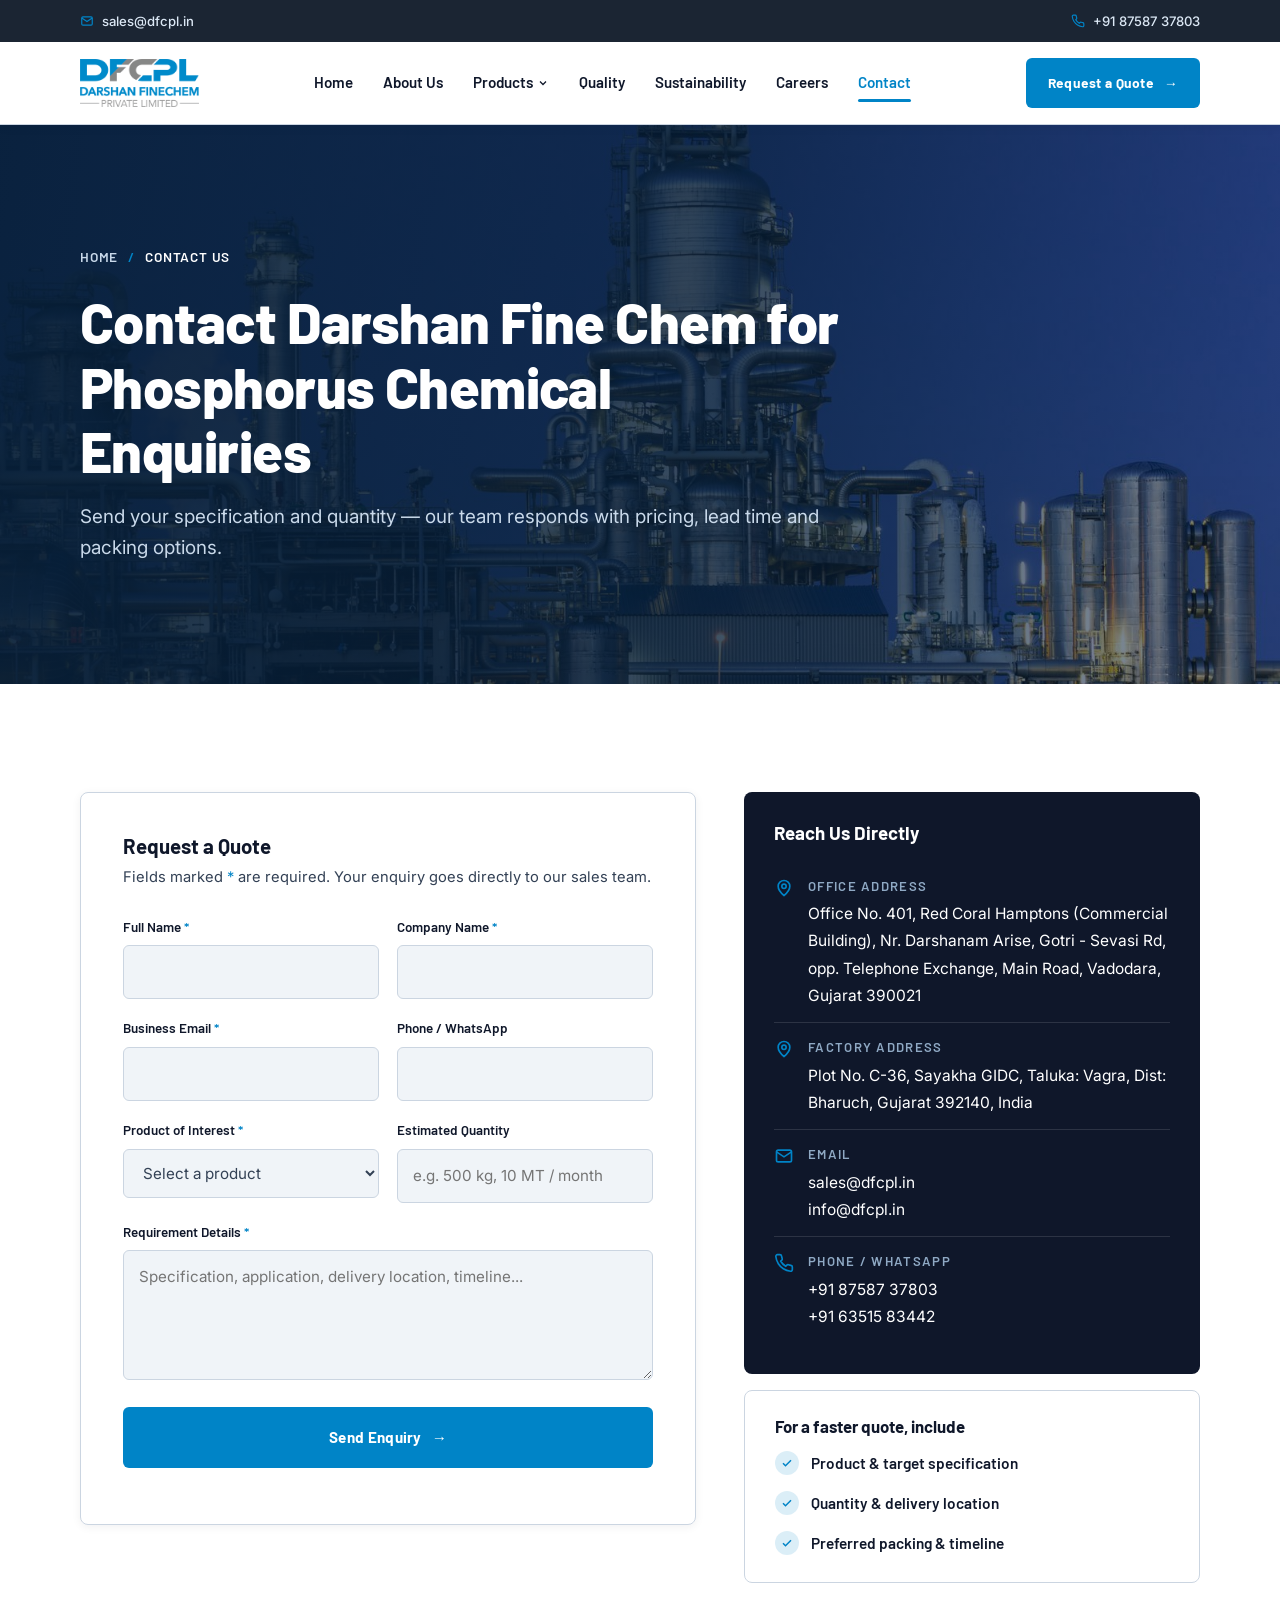
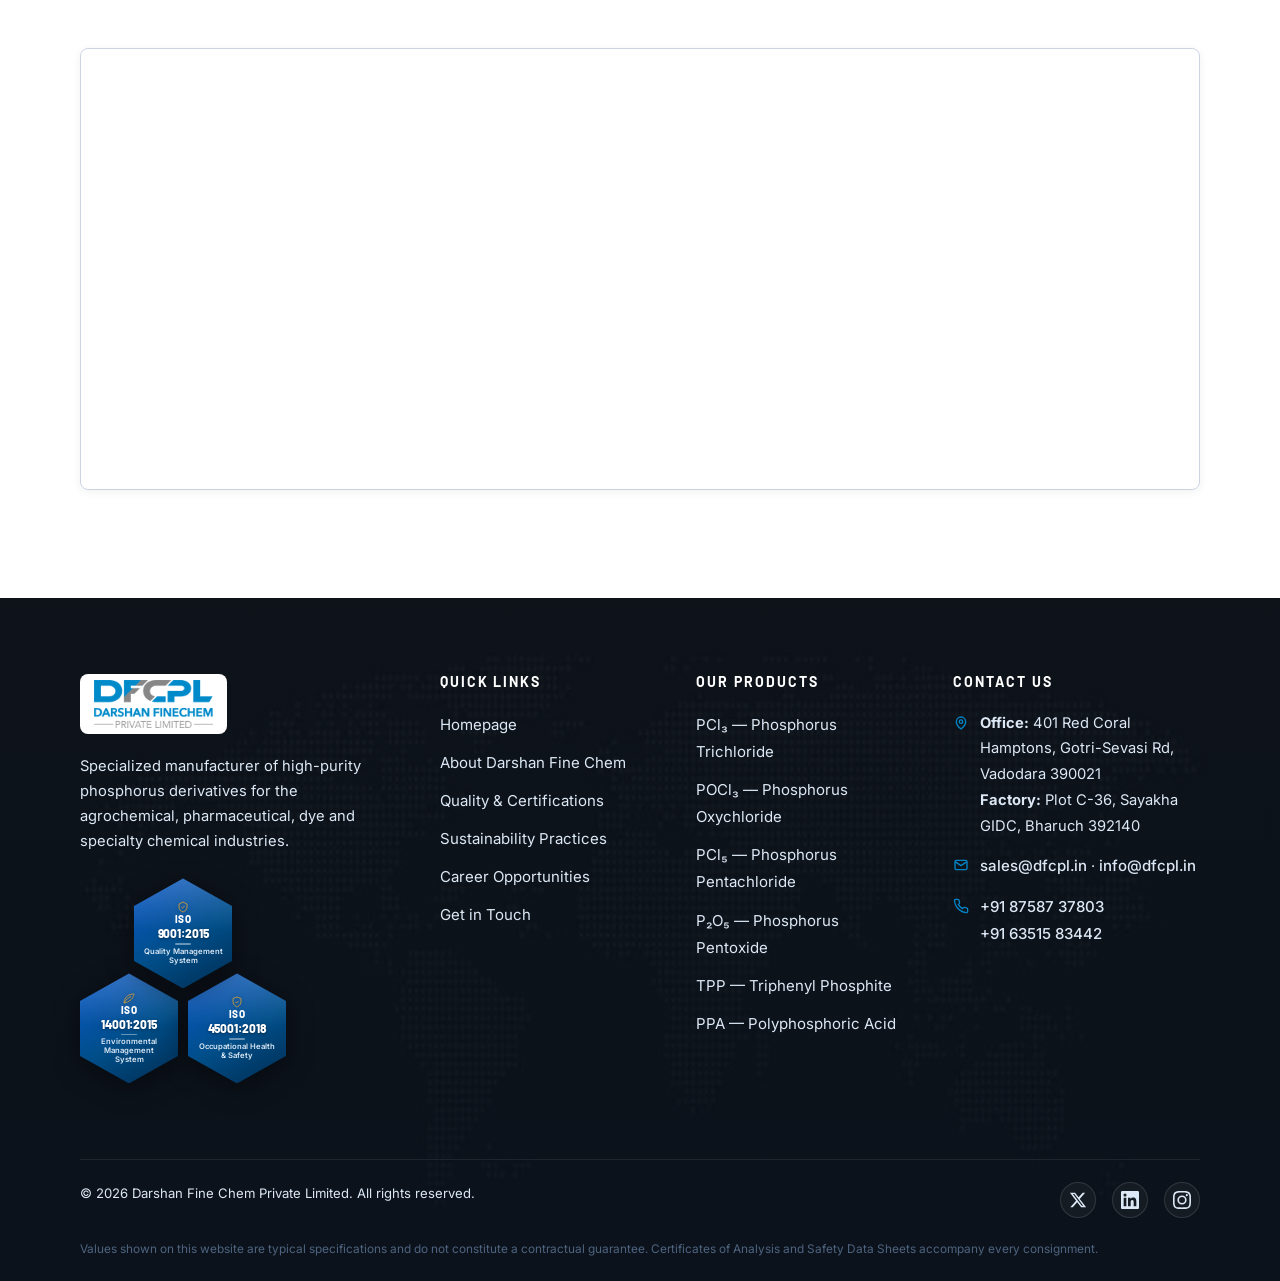
<file: contact.html>
<!DOCTYPE html>
<html lang="en">

<head>
  <!-- Google tag (gtag.js) -->
  <script async src="https://www.googletagmanager.com/gtag/js?id=G-CTTGNB9CXZ"></script>
  <script>
    window.dataLayer = window.dataLayer || [];
    function gtag(){dataLayer.push(arguments);}
    gtag('js', new Date());

    gtag('config', 'G-CTTGNB9CXZ');
  </script>
  <meta charset="UTF-8">
  <meta name="viewport" content="width=device-width, initial-scale=1.0">
  <title>Contact Us — Request a Quote | Darshan Fine Chem (DFCPL)</title>
  <meta name="description"
    content="Contact Darshan Fine Chem Private Limited (DFCPL) for phosphorus derivative pricing, specifications and supply. Corporate Office in Vadodara & Manufacturing Plant at Sayakha GIDC, Bharuch, Gujarat, India. Request a quote for PCl₃, POCl₃, PCl₅, P₂O₅, TPP or PPA.">
  <link rel="canonical" href="https://www.dfcpl.in/contact.html">
  <meta name="robots" content="index, follow, max-image-preview:large">
  <meta name="theme-color" content="#0084C7">

  <meta property="og:type" content="website">
  <meta property="og:site_name" content="Darshan Fine Chem (DFCPL)">
  <meta property="og:title" content="Contact Us | Darshan Fine Chem (DFCPL)">
  <meta property="og:description"
    content="Request a quote for phosphorus derivatives — PCl₃, POCl₃, PCl₅, P₂O₅, TPP &amp; PPA. Office in Vadodara &amp; Plant at Sayakha GIDC, Bharuch, Gujarat, India.">
  <meta property="og:url" content="https://www.dfcpl.in/contact.html">
  <meta property="og:image" content="https://www.dfcpl.in/assets/img/hero-plant.jpg">
  <meta name="twitter:card" content="summary_large_image">

  <link rel="preconnect" href="https://fonts.googleapis.com">
  <link rel="preconnect" href="https://fonts.gstatic.com" crossorigin>
  <link
    href="https://fonts.googleapis.com/css2?family=Barlow:wght@500;600;700;800&family=Inter:wght@400;500;600&family=IBM+Plex+Mono:wght@400;500&display=swap"
    rel="stylesheet">
  <link rel="stylesheet" href="css/style.css">

  <script type="application/ld+json">
  {
    "@context": "https://schema.org",
    "@graph": [
      {
        "@type": "BreadcrumbList",
        "itemListElement": [
          { "@type": "ListItem", "position": 1, "name": "Home", "item": "https://www.dfcpl.in/" },
          { "@type": "ListItem", "position": 2, "name": "Contact Us", "item": "https://www.dfcpl.in/contact.html" }
        ]
      },
      {
        "@type": "ContactPage",
        "name": "Contact Darshan Fine Chem Private Limited",
        "url": "https://www.dfcpl.in/contact.html",
        "description": "Contact Darshan Fine Chem Private Limited for phosphorus derivative pricing, specifications and supply — Vadodara Office & Sayakha GIDC Plant, Gujarat, India.",
        "about": { "@id": "https://www.dfcpl.in/#organization" },
        "inLanguage": "en"
      },
      {
        "@type": "Organization",
        "@id": "https://www.dfcpl.in/#organization",
        "name": "Darshan Fine Chem Private Limited",
        "url": "https://www.dfcpl.in/",
        "address": [
          {
            "@type": "PostalAddress",
            "name": "Corporate Office",
            "streetAddress": "Office No. 401, Red Coral Hamptons, Gotri - Sevasi Rd",
            "addressLocality": "Vadodara",
            "addressRegion": "Gujarat",
            "postalCode": "390021",
            "addressCountry": "IN"
          },
          {
            "@type": "PostalAddress",
            "name": "Manufacturing Plant",
            "streetAddress": "Plot No. C-36, Sayakha GIDC, Taluka: Vagra",
            "addressLocality": "Bharuch",
            "addressRegion": "Gujarat",
            "postalCode": "392140",
            "addressCountry": "IN"
          }
        ],
        "contactPoint": [
          {
            "@type": "ContactPoint",
            "contactType": "sales",
            "email": "sales@dfcpl.in",
            "telephone": "+91-87587-37803",
            "availableLanguage": ["en", "hi", "gu"]
          },
          {
            "@type": "ContactPoint",
            "contactType": "customer service",
            "email": "info@dfcpl.in",
            "telephone": "+91-63515-83442",
            "availableLanguage": ["en", "hi", "gu"]
          }
        ]
      }
    ]
  }
  </script>
  <link rel="icon" type="image/png" sizes="48x48" href="/favicon-48x48.png">
  <link rel="icon" type="image/png" sizes="32x32" href="/favicon-32x32.png">
  <link rel="icon" type="image/png" sizes="16x16" href="/favicon-16x16.png">
  <link rel="icon" type="image/svg+xml" href="/favicon.svg">
  <link rel="icon" type="image/x-icon" href="/favicon.ico">
  <link rel="icon" type="image/png" sizes="192x192" href="/android-chrome-192x192.png">
  <link rel="icon" type="image/png" sizes="512x512" href="/favicon.png">
  <link rel="apple-touch-icon" sizes="180x180" href="/apple-touch-icon.png">
  <link rel="manifest" href="/site.webmanifest">
</head>

<body>
  <a class="skip-link" href="#main">Skip to content</a>

  <div class="topbar">
    <div class="container topbar-inner">
      <a class="topbar-item" href="mailto:sales@dfcpl.in">
        <svg viewBox="0 0 24 24" fill="none" stroke="currentColor" stroke-width="2">
          <rect x="3" y="5" width="18" height="14" rx="2" />
          <path d="m3 7 9 6 9-6" />
        </svg>
        sales@dfcpl.in
      </a>
      <a class="topbar-item" href="tel:+918758737803">
        <svg viewBox="0 0 24 24" fill="none" stroke="currentColor" stroke-width="2">
          <path
            d="M22 16.9v3a2 2 0 0 1-2.2 2 19.8 19.8 0 0 1-8.6-3 19.5 19.5 0 0 1-6-6 19.8 19.8 0 0 1-3-8.7A2 2 0 0 1 4.1 2h3a2 2 0 0 1 2 1.7c.13.96.36 1.9.7 2.8a2 2 0 0 1-.45 2.1L8.1 9.9a16 16 0 0 0 6 6l1.3-1.3a2 2 0 0 1 2.1-.45c.9.34 1.84.57 2.8.7a2 2 0 0 1 1.7 2.05Z" />
        </svg>
        +91 87587 37803
      </a>
    </div>
  </div>

  <header class="site-header">
    <div class="container header-inner">
      <a href="/" class="brand" aria-label="Darshan Fine Chem Private Limited — home">
        <img src="assets/img/dfcpl-logo.png" alt="DFCPL - Darshan Fine Chem Private Limited"
          style="height: 48px; width: auto;">
      </a>
      <nav class="main-nav" aria-label="Primary">
        <a href="/">Home</a>
        <a href="about.html">About Us</a>
        <div class="nav-dropdown">
          <a href="products.html" aria-haspopup="true">
            Products
            <svg class="nav-chevron" viewBox="0 0 24 24" width="12" height="12" stroke="currentColor" fill="none"
              stroke-width="2.5">
              <polyline points="6 9 12 15 18 9" />
            </svg>
          </a>
          <div class="dropdown-menu">
            <a href="products.html" class="dropdown-header-link">All Products</a>
            <div class="dropdown-divider"></div>
            <a href="product-phosphorus-trichloride.html">Phosphorus Trichloride (PCl₃)</a>
            <a href="product-phosphorus-oxychloride.html">Phosphorus Oxychloride (POCl₃)</a>
            <a href="product-phosphorus-pentachloride.html">Phosphorus Pentachloride (PCl₅)</a>
            <a href="product-phosphorus-pentoxide.html">Phosphorus Pentoxide (P₂O₅)</a>
            <a href="product-triphenyl-phosphine.html">Triphenyl Phosphite (TPP)</a>
            <a href="product-polyphosphoric-acid.html">Polyphosphoric Acid (PPA)</a>
          </div>
        </div>
        <a href="quality.html">Quality</a>
        <a href="sustainability.html">Sustainability</a>
        <a href="careers.html">Careers</a>
        <a href="contact.html" class="is-active" aria-current="page">Contact</a>
      </nav>
      <div class="header-cta">
        <a href="contact.html" class="btn btn--accent btn--sm">Request a Quote <span class="arrow"
            aria-hidden="true">&rarr;</span></a>
      </div>
      <button class="nav-toggle" type="button" aria-label="Toggle navigation"
        aria-expanded="false"><span></span></button>
    </div>
  </header>

  <main id="main">
    <!-- ============ PAGE HERO ============ -->
    <section class="page-hero">
      <div class="hero-bg" aria-hidden="true">
        <img src="assets/img/hero-plant.jpg" alt="Darshan Fine Chem Private Limited phosphorus derivatives plant in Gujarat">
      </div>
      <div class="container">
        <div class="page-hero-content">
          <nav class="breadcrumb" aria-label="Breadcrumb">
            <a href="/">Home</a> <span class="sep" aria-hidden="true">/</span> <span
              aria-current="page">Contact Us</span>
          </nav>
          <h1>Contact Darshan Fine Chem for Phosphorus Chemical Enquiries</h1>
          <p class="lede">Send your specification and quantity — our team responds with pricing, lead time and packing
            options.</p>
        </div>
      </div>
    </section>

    <!-- ============ CONTACT ============ -->
    <section class="section">
      <div class="container">
        <div class="contact-grid">
          <!-- Form -->
          <div class="form-card reveal">
            <h2 class="h3">Request a Quote</h2>
            <p>Fields marked <span style="color:var(--accent);">*</span> are required. Your enquiry goes directly to our
              sales team.</p>
            <form data-contact-form="sales@dfcpl.in">
              <input type="hidden" name="access_key" value="14b4f375-f587-4236-aa0e-4a67dc7631d5">
              <input type="hidden" name="subject" value="New Business Enquiry — Darshan Fine Chem Private Limited">
              <input type="hidden" name="from_name" value="Darshan Fine Chem Website">
              <input type="checkbox" name="botcheck" class="hidden" style="display: none;">
              <div class="form-row">
                <div class="form-field">
                  <label for="name">Full Name <i>*</i></label>
                  <input type="text" id="name" name="name" autocomplete="name" required>
                </div>
                <div class="form-field">
                  <label for="company">Company Name <i>*</i></label>
                  <input type="text" id="company" name="company" autocomplete="organization" required>
                </div>
              </div>
              <div class="form-row">
                <div class="form-field">
                  <label for="email">Business Email <i>*</i></label>
                  <input type="email" id="email" name="email" autocomplete="email" required>
                </div>
                <div class="form-field">
                  <label for="phone">Phone / WhatsApp</label>
                  <input type="tel" id="phone" name="phone" autocomplete="tel">
                </div>
              </div>
              <div class="form-row">
                <div class="form-field">
                  <label for="product">Product of Interest <i>*</i></label>
                  <select id="product" name="product" required>
                    <option value="" selected disabled>Select a product</option>
                    <option value="Phosphorus Trichloride (PCl3)">Phosphorus Trichloride (PCl&#8323;)</option>
                    <option value="Phosphorus Oxychloride (POCl3)">Phosphorus Oxychloride (POCl&#8323;)</option>
                    <option value="Phosphorus Pentachloride (PCl5)">Phosphorus Pentachloride (PCl&#8325;)</option>
                    <option value="Phosphorus Pentoxide (P2O5)">Phosphorus Pentoxide (P&#8322;O&#8325;)</option>
                    <option value="Triphenyl Phosphite (TPP)">Triphenyl Phosphite (TPP)</option>
                    <option value="Polyphosphoric Acid (PPA)">Polyphosphoric Acid (PPA)</option>
                    <option value="Multiple / Other">Multiple products / Other</option>
                  </select>
                </div>
                <div class="form-field">
                  <label for="quantity">Estimated Quantity</label>
                  <input type="text" id="quantity" name="quantity" placeholder="e.g. 500 kg, 10 MT / month">
                </div>
              </div>
              <div class="form-field">
                <label for="message">Requirement Details <i>*</i></label>
                <textarea id="message" name="message"
                  placeholder="Specification, application, delivery location, timeline..." required></textarea>
              </div>
              <button type="submit" class="btn btn--accent" style="width:100%;">Send Enquiry <span class="arrow"
                  aria-hidden="true">&rarr;</span></button>
              <p class="form-status" role="status"></p>
            </form>
          </div>

          <!-- Info -->
          <div class="info-stack reveal reveal-delay-1">
            <div class="info-card">
              <h3>Reach Us Directly</h3>
              <div class="info-line">
                <svg viewBox="0 0 24 24" fill="none" stroke="currentColor" stroke-width="2">
                  <path d="M12 21s-7-5.5-7-11a7 7 0 0 1 14 0c0 5.5-7 11-7 11Z" />
                  <circle cx="12" cy="10" r="2.6" />
                </svg>
                <div>
                  <strong>Office Address</strong>
                  <span>Office No. 401, Red Coral Hamptons (Commercial Building), Nr. Darshanam Arise, Gotri - Sevasi
                    Rd, opp. Telephone Exchange, Main Road, Vadodara, Gujarat 390021</span>
                </div>
              </div>
              <div class="info-line">
                <svg viewBox="0 0 24 24" fill="none" stroke="currentColor" stroke-width="2">
                  <path d="M12 21s-7-5.5-7-11a7 7 0 0 1 14 0c0 5.5-7 11-7 11Z" />
                  <circle cx="12" cy="10" r="2.6" />
                </svg>
                <div>
                  <strong>Factory Address</strong>
                  <span>Plot No. C-36, Sayakha GIDC, Taluka: Vagra, Dist: Bharuch, Gujarat 392140, India</span>
                </div>
              </div>
              <div class="info-line">
                <svg viewBox="0 0 24 24" fill="none" stroke="currentColor" stroke-width="2">
                  <rect x="3" y="5" width="18" height="14" rx="2" />
                  <path d="m3 7 9 6 9-6" />
                </svg>
                <div>
                  <strong>Email</strong>
                  <a href="mailto:sales@dfcpl.in">sales@dfcpl.in</a><br>
                  <a href="mailto:info@dfcpl.in">info@dfcpl.in</a>
                </div>
              </div>
              <div class="info-line">
                <svg viewBox="0 0 24 24" fill="none" stroke="currentColor" stroke-width="2">
                  <path
                    d="M22 16.9v3a2 2 0 0 1-2.2 2 19.8 19.8 0 0 1-8.6-3 19.5 19.5 0 0 1-6-6 19.8 19.8 0 0 1-3-8.7A2 2 0 0 1 4.1 2h3a2 2 0 0 1 2 1.7c.13.96.36 1.9.7 2.8a2 2 0 0 1-.45 2.1L8.1 9.9a16 16 0 0 0 6 6l1.3-1.3a2 2 0 0 1 2.1-.45c.9.34 1.84.57 2.8.7a2 2 0 0 1 1.7 2.05Z" />
                </svg>
                <div>
                  <strong>Phone / WhatsApp</strong>
                  <a href="tel:+918758737803">+91 87587 37803</a><br>
                  <a href="tel:+916351583442">+91 63515 83442</a>
                </div>
              </div>
            </div>

            <div class="hours-card">
              <h3>For a faster quote, include</h3>
              <ul class="check-list" style="grid-template-columns:1fr;margin-top:14px;">
                <li><span class="tick"><svg viewBox="0 0 24 24" fill="none" stroke="currentColor" stroke-width="3">
                      <path d="m4 12.5 5 5L20 6.5" />
                    </svg></span>Product &amp; target specification</li>
                <li><span class="tick"><svg viewBox="0 0 24 24" fill="none" stroke="currentColor" stroke-width="3">
                      <path d="m4 12.5 5 5L20 6.5" />
                    </svg></span>Quantity &amp; delivery location</li>
                <li><span class="tick"><svg viewBox="0 0 24 24" fill="none" stroke="currentColor" stroke-width="3">
                      <path d="m4 12.5 5 5L20 6.5" />
                    </svg></span>Preferred packing &amp; timeline</li>
              </ul>
            </div>
          </div>
        </div>

        <!-- Map -->
        <div class="map-wrap reveal">
          <iframe
            src="https://maps.google.com/maps?q=Sayakha%20GIDC%2C%20Vagra%2C%20Bharuch%2C%20Gujarat%20392140%2C%20India&t=&z=13&ie=UTF8&iwloc=&output=embed"
            title="Darshan Fine Chem Private Limited — Sayakha GIDC, Bharuch, Gujarat & Office in Vadodara"
            loading="lazy" referrerpolicy="no-referrer-when-downgrade" allowfullscreen></iframe>
        </div>
      </div>
    </section>
  </main>

  <!-- ============ FOOTER ============ -->
  <footer class="site-footer">
    <div class="container">
      <div class="footer-grid">
        <div class="footer-brand">
          <a href="/" class="brand" aria-label="Darshan Fine Chem Private Limited — home">
            <div class="footer-logo-wrap">
              <img src="assets/img/dfcpl-logo.png" alt="DFCPL - Darshan Fine Chem Private Limited"
                style="height: 48px; width: auto; display: block;">
            </div>
          </a>
          <p>Specialized manufacturer of high-purity phosphorus derivatives for the agrochemical, pharmaceutical, dye
            and specialty chemical industries.</p>
          <div class="footer-iso-cert">
            <div class="footer-iso-row footer-iso-row--top">
              <div class="footer-iso-card" title="ISO 9001:2015 - Quality Management System">
                <div class="footer-iso-inner">
                  <svg class="footer-iso-icon" viewBox="0 0 24 24" fill="none" stroke="currentColor" stroke-width="1.8">
                    <path d="M12 2 4 6v6c0 5 3.4 8.6 8 10 4.6-1.4 8-5 8-10V6l-8-4Z" />
                    <path d="m8.8 12 2.2 2.2 4.2-4.4" />
                  </svg>
                  <div class="footer-iso-title">ISO</div>
                  <div class="footer-iso-num">9001:2015</div>
                  <div class="footer-iso-div"></div>
                  <div class="footer-iso-sub">Quality Management System</div>
                </div>
              </div>
            </div>
            <div class="footer-iso-row footer-iso-row--bottom">
              <div class="footer-iso-card" title="ISO 14001:2015 - Environmental Management System">
                <div class="footer-iso-inner">
                  <svg class="footer-iso-icon" viewBox="0 0 24 24" fill="none" stroke="currentColor" stroke-width="1.8">
                    <path d="M2 22s0-9 7-14 13-4 13-4-1 8-8 13-12 5-12 5Z" />
                    <path d="M2 22c4-7 9-11 14-13" />
                  </svg>
                  <div class="footer-iso-title">ISO</div>
                  <div class="footer-iso-num">14001:2015</div>
                  <div class="footer-iso-div"></div>
                  <div class="footer-iso-sub">Environmental Management System</div>
                </div>
              </div>
              <div class="footer-iso-card" title="ISO 45001:2018 - Occupational Health & Safety Management System">
                <div class="footer-iso-inner">
                  <svg class="footer-iso-icon" viewBox="0 0 24 24" fill="none" stroke="currentColor" stroke-width="1.8">
                    <path d="M12 22s8-4 8-10V5l-8-3-8 3v7c0 6 8 10 8 10z" />
                    <path d="m9 12 2 2 4-4" />
                  </svg>
                  <div class="footer-iso-title">ISO</div>
                  <div class="footer-iso-num">45001:2018</div>
                  <div class="footer-iso-div"></div>
                  <div class="footer-iso-sub">Occupational Health &amp; Safety</div>
                </div>
              </div>
            </div>
          </div>
        </div>
        <div class="footer-col">
          <h3>Quick Links</h3>
          <ul>
            <li><a href="/">Homepage</a></li>
            <li><a href="about.html">About Darshan Fine Chem</a></li>
            <li><a href="quality.html">Quality &amp; Certifications</a></li>
            <li><a href="sustainability.html">Sustainability Practices</a></li>
            <li><a href="careers.html">Career Opportunities</a></li>
            <li><a href="contact.html">Get in Touch</a></li>
          </ul>
        </div>
        <div class="footer-col">
          <h3>Our Products</h3>
          <ul>
            <li><a href="product-phosphorus-trichloride.html">PCl₃ — Phosphorus Trichloride</a></li>
            <li><a href="product-phosphorus-oxychloride.html">POCl₃ — Phosphorus Oxychloride</a></li>
            <li><a href="product-phosphorus-pentachloride.html">PCl₅ — Phosphorus Pentachloride</a></li>
            <li><a href="product-phosphorus-pentoxide.html">P₂O₅ — Phosphorus Pentoxide</a></li>
            <li><a href="product-triphenyl-phosphine.html">TPP — Triphenyl Phosphite</a></li>
            <li><a href="product-polyphosphoric-acid.html">PPA — Polyphosphoric Acid</a></li>
          </ul>
        </div>
        <div class="footer-col">
          <h3>Contact Us</h3>
          <div class="footer-contact-line">
            <svg viewBox="0 0 24 24" fill="none" stroke="currentColor" stroke-width="2">
              <path d="M12 21s-7-5.5-7-11a7 7 0 0 1 14 0c0 5.5-7 11-7 11Z" />
              <circle cx="12" cy="10" r="2.6" />
            </svg>
            <address><b>Office:</b> 401 Red Coral Hamptons, Gotri-Sevasi Rd, Vadodara 390021<br><b>Factory:</b> Plot
              C-36, Sayakha GIDC, Bharuch 392140</address>
          </div>
          <div class="footer-contact-line">
            <svg viewBox="0 0 24 24" fill="none" stroke="currentColor" stroke-width="2">
              <rect x="3" y="5" width="18" height="14" rx="2" />
              <path d="m3 7 9 6 9-6" />
            </svg>
            <address><a href="mailto:sales@dfcpl.in">sales@dfcpl.in</a> &middot; <a
                href="mailto:info@dfcpl.in">info@dfcpl.in</a></address>
          </div>
          <div class="footer-contact-line">
            <svg viewBox="0 0 24 24" fill="none" stroke="currentColor" stroke-width="2">
              <path
                d="M22 16.9v3a2 2 0 0 1-2.2 2 19.8 19.8 0 0 1-8.6-3 19.5 19.5 0 0 1-6-6 19.8 19.8 0 0 1-3-8.7A2 2 0 0 1 4.1 2h3a2 2 0 0 1 2 1.7c.13.96.36 1.9.7 2.8a2 2 0 0 1-.45 2.1L8.1 9.9a16 16 0 0 0 6 6l1.3-1.3a2 2 0 0 1 2.1-.45c.9.34 1.84.57 2.8.7a2 2 0 0 1 1.7 2.05Z" />
            </svg>
            <address><a href="tel:+918758737803">+91 87587 37803</a><br><a href="tel:+916351583442">+91 63515 83442</a>
            </address>
          </div>
        </div>
      </div>
      <div class="footer-bottom">
        <span>&copy; <span data-year>2026</span> Darshan Fine Chem Private Limited. All rights reserved.</span>
        <div class="footer-social">
          <a href="https://x.com/Darshanfinechem" target="_blank" rel="noopener noreferrer" aria-label="Follow us on X (Twitter)">
            <svg viewBox="0 0 24 24"><path d="M18.244 2.25h3.308l-7.227 8.26 8.502 11.24H16.17l-5.214-6.817L4.99 21.75H1.68l7.73-8.835L1.254 2.25H8.08l4.713 6.231zm-1.161 17.52h1.833L7.084 4.126H5.117z"/></svg>
          </a>
          <a href="https://www.linkedin.com/company/darshan-finechem-private-limited/" target="_blank" rel="noopener noreferrer" aria-label="Follow us on LinkedIn">
            <svg viewBox="0 0 24 24"><path d="M20.447 20.452h-3.554v-5.569c0-1.328-.027-3.037-1.852-3.037-1.853 0-2.136 1.445-2.136 2.939v5.667H9.351V9h3.414v1.561h.046c.477-.9 1.637-1.85 3.37-1.85 3.601 0 4.267 2.37 4.267 5.455v6.286zM5.337 7.433a2.062 2.062 0 0 1-2.063-2.065 2.064 2.064 0 1 1 2.063 2.065zm1.782 13.019H3.555V9h3.564v11.452zM22.225 0H1.771C.792 0 0 .774 0 1.729v20.542C0 23.227.792 24 1.771 24h20.451C23.2 24 24 23.227 24 22.271V1.729C24 .774 23.2 0 22.222 0h.003z"/></svg>
          </a>
          <a href="https://www.instagram.com/darshan_fine_chem_pvt_ltd" target="_blank" rel="noopener noreferrer" aria-label="Follow us on Instagram">
            <svg viewBox="0 0 24 24"><path d="M12 2.163c3.204 0 3.584.012 4.85.07 3.252.148 4.771 1.691 4.919 4.919.058 1.265.069 1.645.069 4.849 0 3.205-.012 3.584-.069 4.849-.149 3.225-1.664 4.771-4.919 4.919-1.266.058-1.644.07-4.85.07-3.204 0-3.584-.012-4.849-.07-3.26-.149-4.771-1.699-4.919-4.92-.058-1.265-.07-1.644-.07-4.849 0-3.204.013-3.583.07-4.849.149-3.227 1.664-4.771 4.919-4.919 1.266-.057 1.645-.069 4.849-.069zM12 0C8.741 0 8.333.014 7.053.072 2.695.272.273 2.69.073 7.052.014 8.333 0 8.741 0 12c0 3.259.014 3.668.072 4.948.2 4.358 2.618 6.78 6.98 6.98C8.333 23.986 8.741 24 12 24c3.259 0 3.668-.014 4.948-.072 4.354-.2 6.782-2.618 6.979-6.98.059-1.28.073-1.689.073-4.948 0-3.259-.014-3.667-.072-4.947-.196-4.354-2.617-6.78-6.979-6.98C15.668.014 15.259 0 12 0zm0 5.838a6.162 6.162 0 1 0 0 12.324 6.162 6.162 0 0 0 0-12.324zM12 16a4 4 0 1 1 0-8 4 4 0 0 1 0 8zm6.406-11.845a1.44 1.44 0 1 0 0 2.881 1.44 1.44 0 0 0 0-2.881z"/></svg>
          </a>
        </div>
      </div>
      <div class="footer-disclaimer">
        Values shown on this website are typical specifications and do not constitute a contractual guarantee.
        Certificates of Analysis and Safety Data Sheets accompany every consignment.
      </div>
    </div>
  </footer>

  <script src="js/main.js"></script>
</body>

</html>
</file>
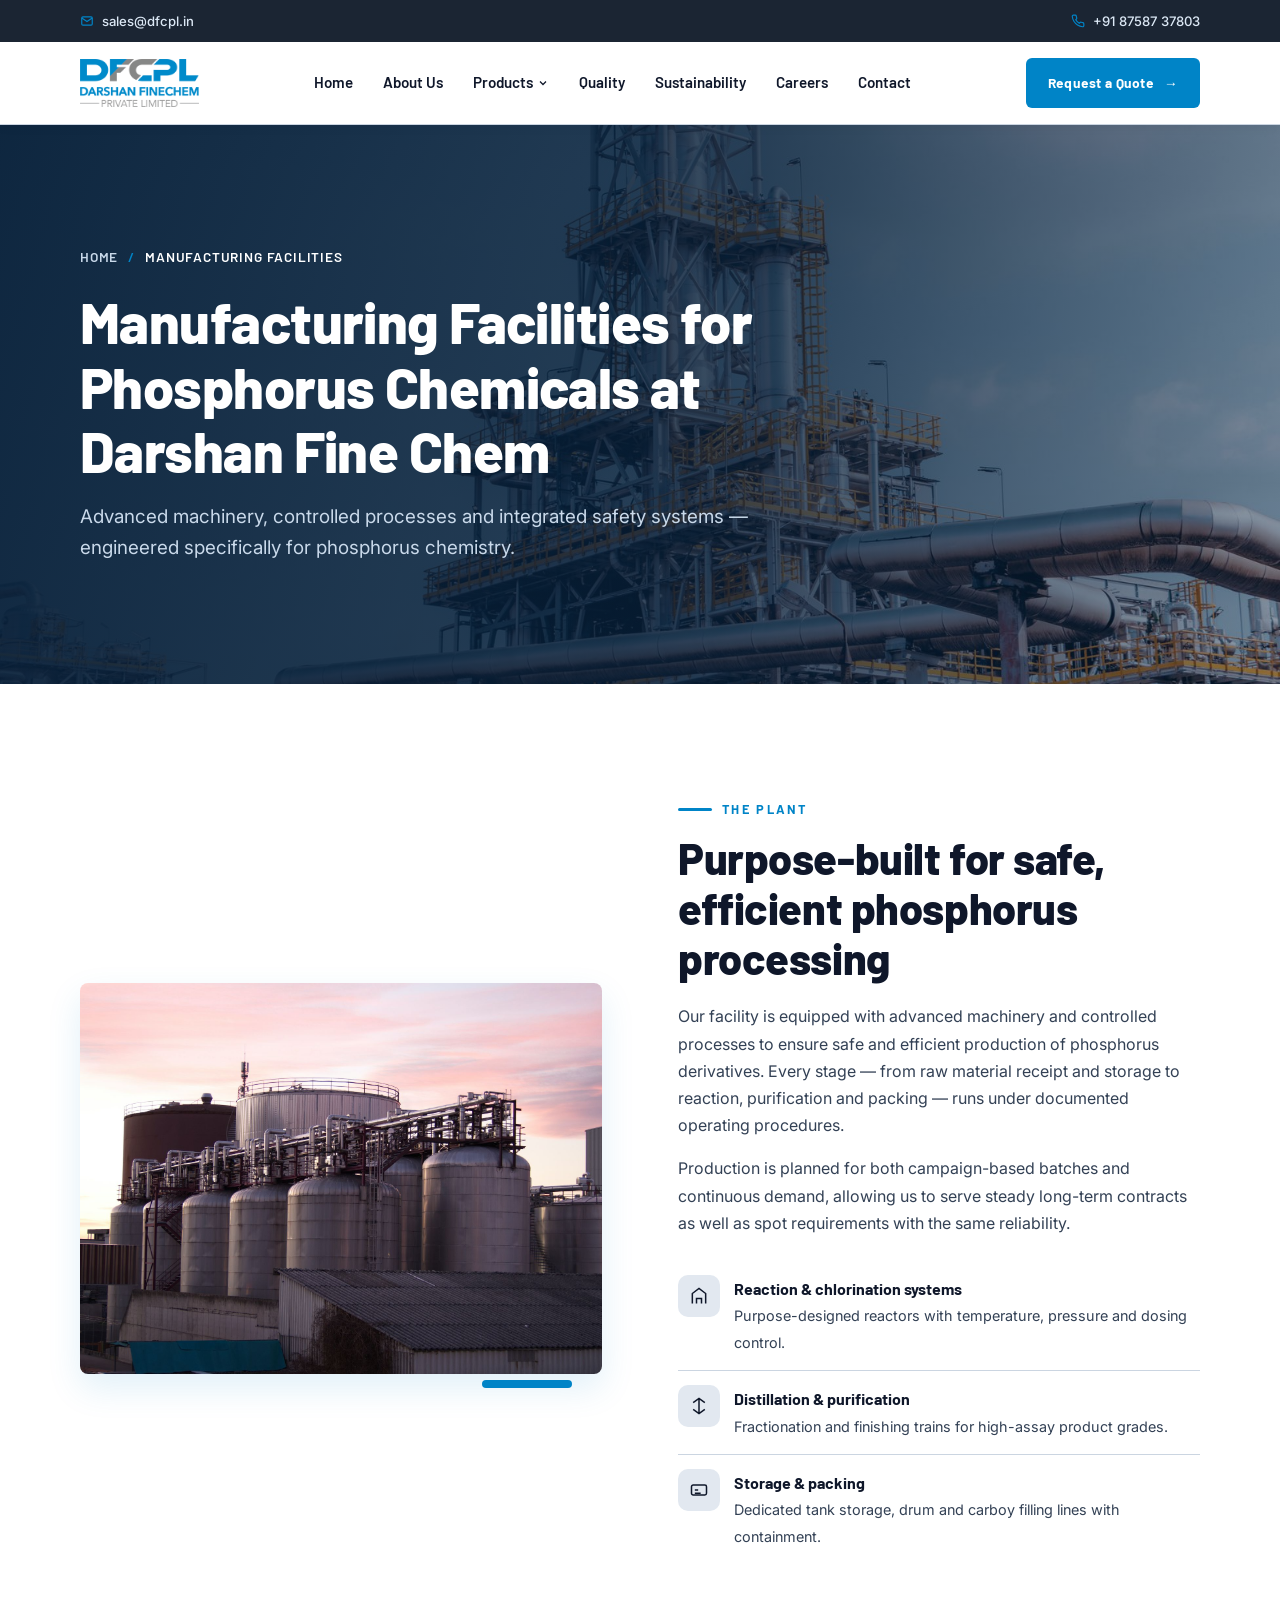
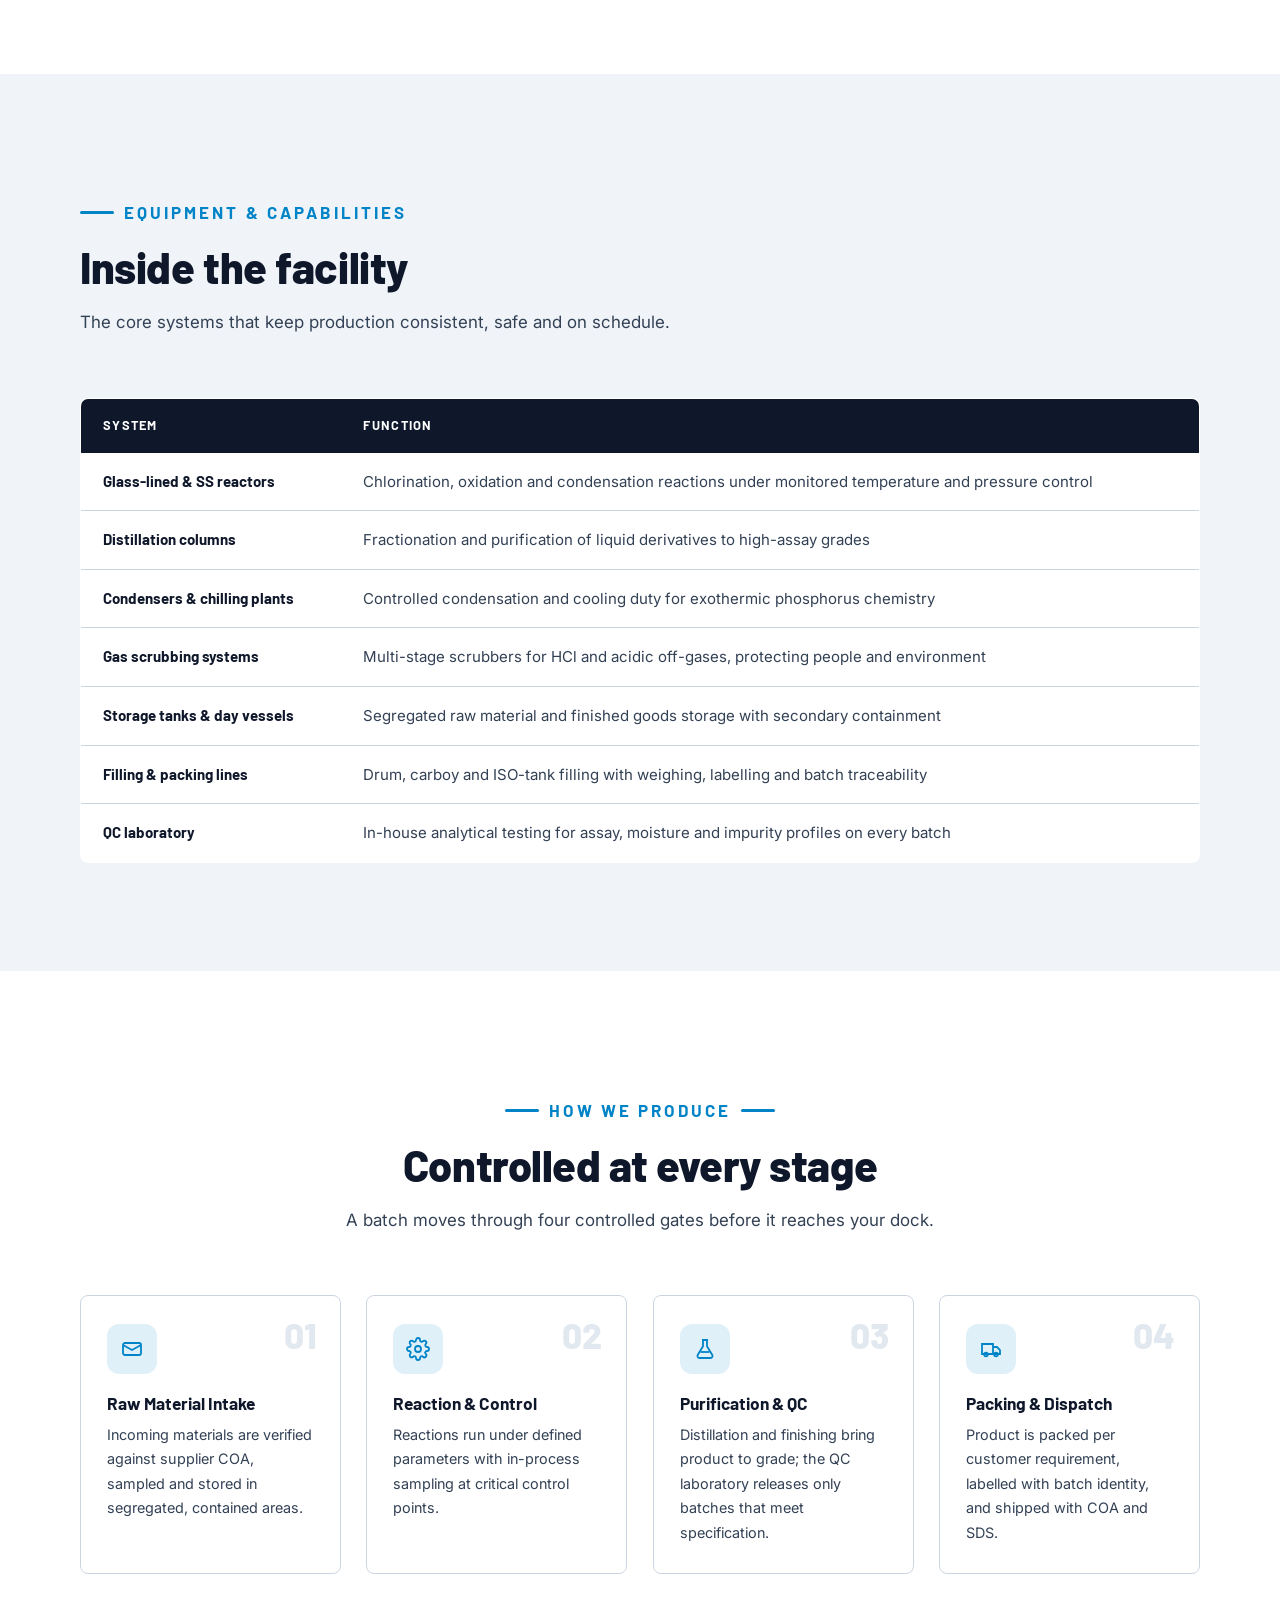
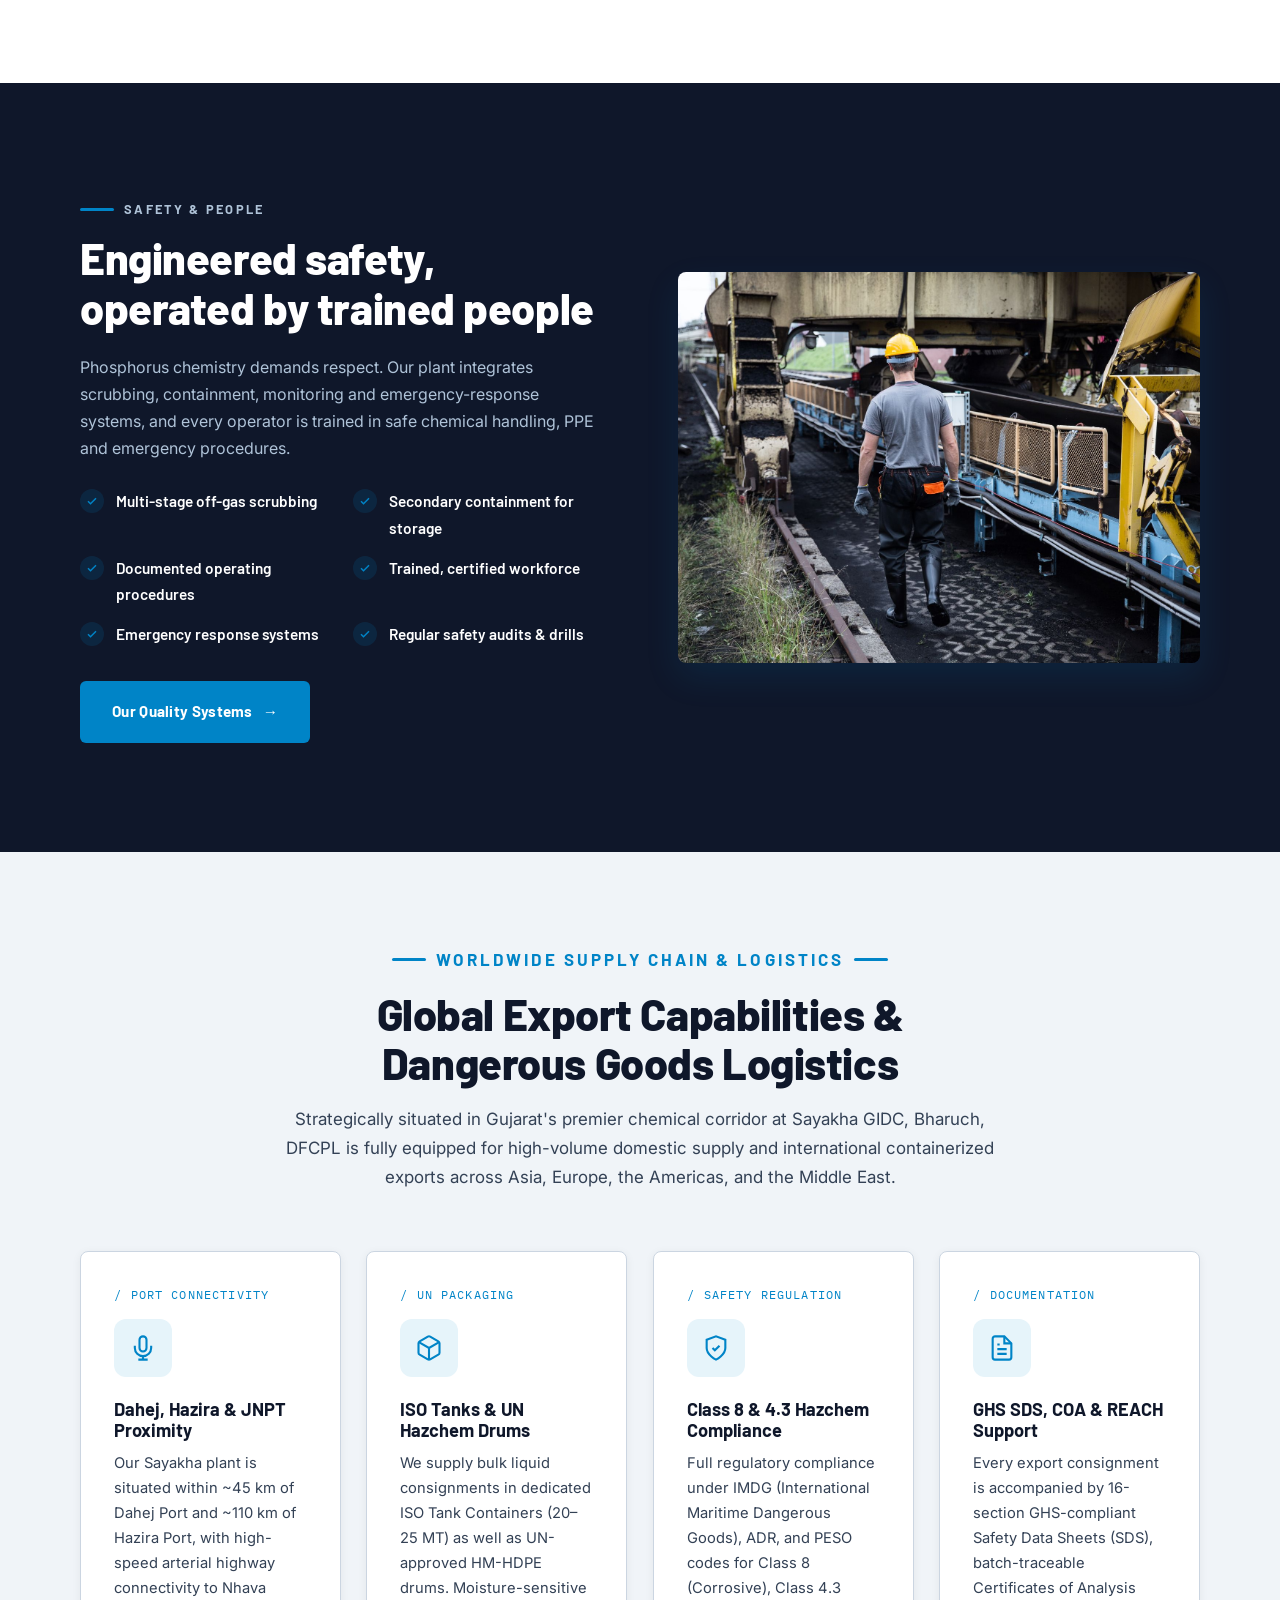
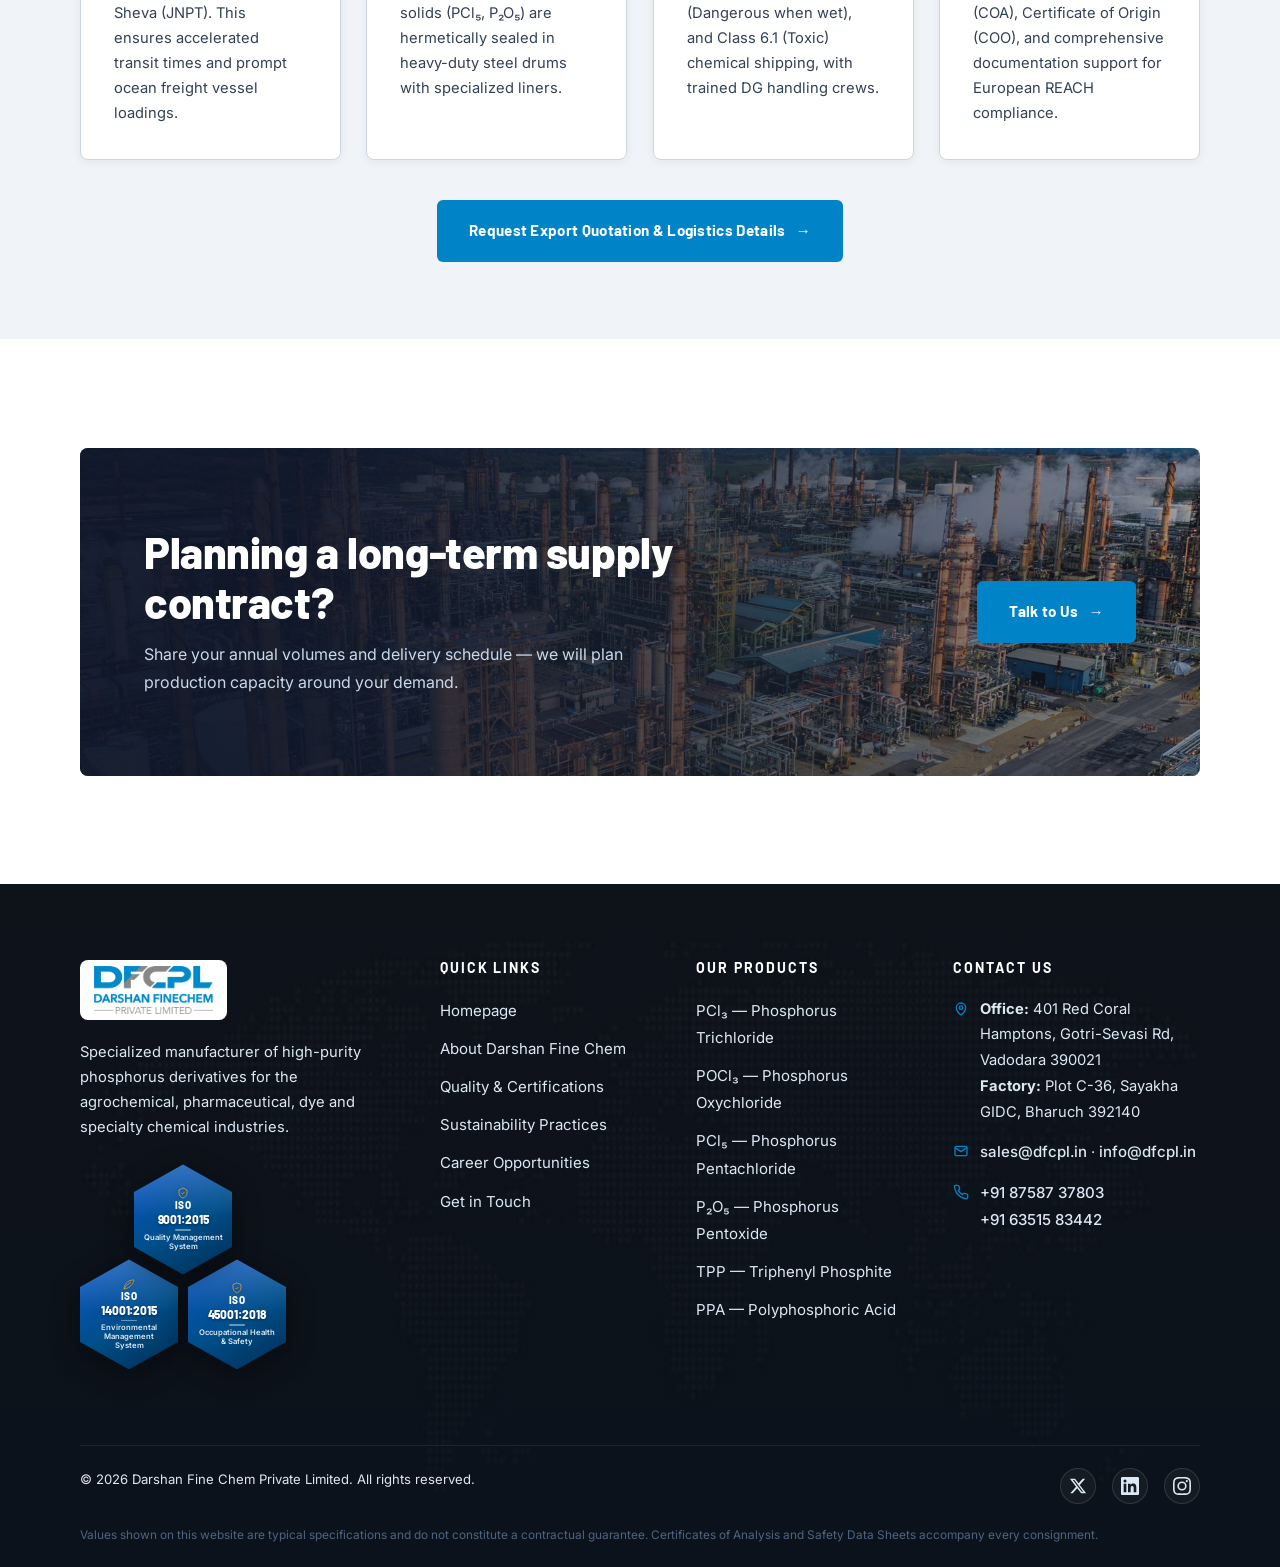
<file: manufacturing.html>
<!DOCTYPE html>
<html lang="en">
<head>
  <!-- Google tag (gtag.js) -->
  <script async src="https://www.googletagmanager.com/gtag/js?id=G-CTTGNB9CXZ"></script>
  <script>
    window.dataLayer = window.dataLayer || [];
    function gtag(){dataLayer.push(arguments);}
    gtag('js', new Date());

    gtag('config', 'G-CTTGNB9CXZ');
  </script>
  <meta charset="UTF-8">
  <meta name="viewport" content="width=device-width, initial-scale=1.0">
  <title>Manufacturing Facilities — Advanced Phosphorus Chemical Plant | Darshan Fine Chem (DFCPL)</title>
  <meta name="description" content="Darshan Fine Chem Private Limited (DFCPL) manufacturing facility is equipped with advanced machinery, controlled processes, integrated safety systems and a skilled workforce for the safe and efficient production of phosphorus derivatives in Gujarat.">
  <link rel="canonical" href="https://www.dfcpl.in/manufacturing.html">
  <meta name="robots" content="index, follow, max-image-preview:large">
  <meta name="theme-color" content="#0084C7">

  <meta property="og:type" content="website">
  <meta property="og:site_name" content="Darshan Fine Chem (DFCPL)">
  <meta property="og:title" content="Manufacturing Facilities | Darshan Fine Chem (DFCPL)">
  <meta property="og:description" content="Advanced machinery, controlled processes and integrated safety systems for phosphorus derivative production.">
  <meta property="og:url" content="https://www.dfcpl.in/manufacturing.html">
  <meta property="og:image" content="https://www.dfcpl.in/assets/img/storage-tanks.jpg">
  <meta name="twitter:card" content="summary_large_image">

  <link rel="preconnect" href="https://fonts.googleapis.com">
  <link rel="preconnect" href="https://fonts.gstatic.com" crossorigin>
  <link href="https://fonts.googleapis.com/css2?family=Barlow:wght@500;600;700;800&family=Inter:wght@400;500;600&family=IBM+Plex+Mono:wght@400;500&display=swap" rel="stylesheet">
  <link rel="stylesheet" href="css/style.css">

  <script type="application/ld+json">
  {
    "@context": "https://schema.org",
    "@graph": [
      {
        "@type": "BreadcrumbList",
        "itemListElement": [
          { "@type": "ListItem", "position": 1, "name": "Home", "item": "https://www.dfcpl.in/" },
          { "@type": "ListItem", "position": 2, "name": "Manufacturing Facilities", "item": "https://www.dfcpl.in/manufacturing.html" }
        ]
      },
      {
        "@type": "WebPage",
        "name": "Manufacturing Facilities | Darshan Fine Chem Private Limited",
        "url": "https://www.dfcpl.in/manufacturing.html",
        "description": "Advanced plant, production equipment, safety systems and skilled workforce behind Darshan Fine Chem Private Limited's phosphorus derivative manufacturing.",
        "about": { "@id": "https://www.dfcpl.in/#organization" },
        "inLanguage": "en"
      }
    ]
  }
  </script>
  <link rel="icon" type="image/png" sizes="48x48" href="/favicon-48x48.png">
  <link rel="icon" type="image/png" sizes="32x32" href="/favicon-32x32.png">
  <link rel="icon" type="image/png" sizes="16x16" href="/favicon-16x16.png">
  <link rel="icon" type="image/svg+xml" href="/favicon.svg">
  <link rel="icon" type="image/x-icon" href="/favicon.ico">
  <link rel="icon" type="image/png" sizes="192x192" href="/android-chrome-192x192.png">
  <link rel="icon" type="image/png" sizes="512x512" href="/favicon.png">
  <link rel="apple-touch-icon" sizes="180x180" href="/apple-touch-icon.png">
  <link rel="manifest" href="/site.webmanifest">
</head>
<body>
  <a class="skip-link" href="#main">Skip to content</a>

  <div class="topbar">
    <div class="container topbar-inner">
      <a class="topbar-item" href="mailto:sales@dfcpl.in">
        <svg viewBox="0 0 24 24" fill="none" stroke="currentColor" stroke-width="2"><rect x="3" y="5" width="18" height="14" rx="2"/><path d="m3 7 9 6 9-6"/></svg>
        sales@dfcpl.in
      </a>
      <a class="topbar-item" href="tel:+918758737803">
        <svg viewBox="0 0 24 24" fill="none" stroke="currentColor" stroke-width="2"><path d="M22 16.9v3a2 2 0 0 1-2.2 2 19.8 19.8 0 0 1-8.6-3 19.5 19.5 0 0 1-6-6 19.8 19.8 0 0 1-3-8.7A2 2 0 0 1 4.1 2h3a2 2 0 0 1 2 1.7c.13.96.36 1.9.7 2.8a2 2 0 0 1-.45 2.1L8.1 9.9a16 16 0 0 0 6 6l1.3-1.3a2 2 0 0 1 2.1-.45c.9.34 1.84.57 2.8.7a2 2 0 0 1 1.7 2.05Z"/></svg>
        +91 87587 37803
      </a>
    </div>
  </div>

  <header class="site-header">
    <div class="container header-inner">
      <a href="/" class="brand" aria-label="Darshan Fine Chem Private Limited — home">
        <img src="assets/img/dfcpl-logo.png" alt="DFCPL - Darshan Fine Chem Private Limited" style="height: 48px; width: auto;">
      </a>
      <nav class="main-nav" aria-label="Primary">
        <a href="/">Home</a>
        <a href="about.html">About Us</a>
        <div class="nav-dropdown">
          <a href="products.html" aria-haspopup="true">
            Products
            <svg class="nav-chevron" viewBox="0 0 24 24" width="12" height="12" stroke="currentColor" fill="none" stroke-width="2.5"><polyline points="6 9 12 15 18 9"/></svg>
          </a>
          <div class="dropdown-menu">
            <a href="products.html" class="dropdown-header-link">All Products</a>
            <div class="dropdown-divider"></div>
            <a href="product-phosphorus-trichloride.html">Phosphorus Trichloride (PCl₃)</a>
            <a href="product-phosphorus-oxychloride.html">Phosphorus Oxychloride (POCl₃)</a>
            <a href="product-phosphorus-pentachloride.html">Phosphorus Pentachloride (PCl₅)</a>
            <a href="product-phosphorus-pentoxide.html">Phosphorus Pentoxide (P₂O₅)</a>
            <a href="product-triphenyl-phosphine.html">Triphenyl Phosphite (TPP)</a>
            <a href="product-polyphosphoric-acid.html">Polyphosphoric Acid (PPA)</a>
          </div>
        </div>
        <a href="quality.html">Quality</a>
        <a href="sustainability.html">Sustainability</a>
        <a href="careers.html">Careers</a>
        <a href="contact.html">Contact</a>
      </nav>
      <div class="header-cta">
        <a href="contact.html" class="btn btn--accent btn--sm">Request a Quote <span class="arrow" aria-hidden="true">&rarr;</span></a>
      </div>
      <button class="nav-toggle" type="button" aria-label="Toggle navigation" aria-expanded="false"><span></span></button>
    </div>
  </header>

  <main id="main">
    <!-- ============ PAGE HERO ============ -->
    <section class="page-hero">
      <div class="hero-bg" aria-hidden="true">
        <img src="assets/img/pipelines.jpg" alt="Industrial pipelines and chemical processing infrastructure at Darshan Fine Chem">
      </div>
      <div class="container">
        <div class="page-hero-content">
          <nav class="breadcrumb" aria-label="Breadcrumb">
            <a href="/">Home</a> <span class="sep" aria-hidden="true">/</span> <span aria-current="page">Manufacturing Facilities</span>
          </nav>
          <h1>Manufacturing Facilities for Phosphorus Chemicals at Darshan Fine Chem</h1>
          <p class="lede">Advanced machinery, controlled processes and integrated safety systems — engineered specifically for phosphorus chemistry.</p>
        </div>
      </div>
    </section>

    <!-- ============ PLANT OVERVIEW ============ -->
    <section class="section">
      <div class="container feature-row">
        <div class="feature-media reveal">
          <img src="assets/img/storage-tanks.jpg" alt="Stainless steel storage tanks and pipework at the Darshan Fine Chem Private Limited plant" loading="lazy">
          <span class="media-accent-bar" aria-hidden="true"></span>
        </div>
        <div class="content-block reveal reveal-delay-1">
          <p class="eyebrow">The Plant</p>
          <h2 class="h2">Purpose-built for safe, efficient phosphorus processing</h2>
          <p>Our facility is equipped with advanced machinery and controlled processes to ensure safe and efficient production of phosphorus derivatives. Every stage — from raw material receipt and storage to reaction, purification and packing — runs under documented operating procedures.</p>
          <p>Production is planned for both campaign-based batches and continuous demand, allowing us to serve steady long-term contracts as well as spot requirements with the same reliability.</p>
          <ul class="feature-list">
            <li>
              <span class="f-icon"><svg viewBox="0 0 24 24" fill="none" stroke="currentColor" stroke-width="1.8"><path d="M4 21V9l8-6 8 6v12"/><path d="M9 21v-6h6v6"/></svg></span>
              <div><strong>Reaction &amp; chlorination systems</strong><span>Purpose-designed reactors with temperature, pressure and dosing control.</span></div>
            </li>
            <li>
              <span class="f-icon"><svg viewBox="0 0 24 24" fill="none" stroke="currentColor" stroke-width="1.8"><path d="M12 3v18M5 8l7-5 7 5M5 16l7 5 7-5"/></svg></span>
              <div><strong>Distillation &amp; purification</strong><span>Fractionation and finishing trains for high-assay product grades.</span></div>
            </li>
            <li>
              <span class="f-icon"><svg viewBox="0 0 24 24" fill="none" stroke="currentColor" stroke-width="1.8"><path d="M21 8v8a2 2 0 0 1-2 2H5a2 2 0 0 1-2-2V8a2 2 0 0 1 2-2h14a2 2 0 0 1 2 2Z"/><path d="M7 12h4M7 16h7"/></svg></span>
              <div><strong>Storage &amp; packing</strong><span>Dedicated tank storage, drum and carboy filling lines with containment.</span></div>
            </li>
          </ul>
        </div>
      </div>
    </section>

    <!-- ============ EQUIPMENT & CAPABILITIES ============ -->
    <section class="section section--sky">
      <div class="container">
        <div class="section-head reveal">
          <p class="eyebrow">Equipment &amp; Capabilities</p>
          <h2 class="h2">Inside the facility</h2>
          <p>The core systems that keep production consistent, safe and on schedule.</p>
        </div>
        <div class="reveal">
          <table class="equip-table">
            <thead>
              <tr>
                <th scope="col">System</th>
                <th scope="col">Function</th>
              </tr>
            </thead>
            <tbody>
              <tr>
                <td>Glass-lined &amp; SS reactors</td>
                <td>Chlorination, oxidation and condensation reactions under monitored temperature and pressure control</td>
              </tr>
              <tr>
                <td>Distillation columns</td>
                <td>Fractionation and purification of liquid derivatives to high-assay grades</td>
              </tr>
              <tr>
                <td>Condensers &amp; chilling plants</td>
                <td>Controlled condensation and cooling duty for exothermic phosphorus chemistry</td>
              </tr>
              <tr>
                <td>Gas scrubbing systems</td>
                <td>Multi-stage scrubbers for HCl and acidic off-gases, protecting people and environment</td>
              </tr>
              <tr>
                <td>Storage tanks &amp; day vessels</td>
                <td>Segregated raw material and finished goods storage with secondary containment</td>
              </tr>
              <tr>
                <td>Filling &amp; packing lines</td>
                <td>Drum, carboy and ISO-tank filling with weighing, labelling and batch traceability</td>
              </tr>
              <tr>
                <td>QC laboratory</td>
                <td>In-house analytical testing for assay, moisture and impurity profiles on every batch</td>
              </tr>
            </tbody>
          </table>
        </div>
      </div>
    </section>

    <!-- ============ PROCESS FLOW ============ -->
    <section class="section">
      <div class="container">
        <div class="section-head section-head--center reveal">
          <p class="eyebrow">How We Produce</p>
          <h2 class="h2">Controlled at every stage</h2>
          <p>A batch moves through four controlled gates before it reaches your dock.</p>
        </div>
        <div class="steps">
          <div class="step-card reveal">
            <div class="s-icon">
              <svg viewBox="0 0 24 24" fill="none" stroke="currentColor" stroke-width="1.8"><path d="M21 8v8a2 2 0 0 1-2 2H5a2 2 0 0 1-2-2V8a2 2 0 0 1 2-2h14a2 2 0 0 1 2 2Z"/><path d="m3 8 9 5 9-5"/></svg>
            </div>
            <h3>Raw Material Intake</h3>
            <p>Incoming materials are verified against supplier COA, sampled and stored in segregated, contained areas.</p>
          </div>
          <div class="step-card reveal reveal-delay-1">
            <div class="s-icon">
              <svg viewBox="0 0 24 24" fill="none" stroke="currentColor" stroke-width="1.8"><path d="M12 15a3 3 0 1 0 0-6 3 3 0 0 0 0 6Z"/><path d="M19.4 15a1.7 1.7 0 0 0 .34 1.87l.06.06a2 2 0 1 1-2.83 2.83l-.06-.06a1.7 1.7 0 0 0-1.87-.34 1.7 1.7 0 0 0-1 1.55V21a2 2 0 1 1-4 0v-.09a1.7 1.7 0 0 0-1-1.55 1.7 1.7 0 0 0-1.87.34l-.06.06a2 2 0 1 1-2.83-2.83l.06-.06A1.7 1.7 0 0 0 4.6 15a1.7 1.7 0 0 0-1.55-1H3a2 2 0 1 1 0-4h.09a1.7 1.7 0 0 0 1.55-1 1.7 1.7 0 0 0-.34-1.87l-.06-.06a2 2 0 1 1 2.83-2.83l.06.06a1.7 1.7 0 0 0 1.87.34h0a1.7 1.7 0 0 0 1-1.55V3a2 2 0 1 1 4 0v.09a1.7 1.7 0 0 0 1 1.55h0a1.7 1.7 0 0 0 1.87-.34l.06-.06a2 2 0 1 1 2.83 2.83l-.06.06a1.7 1.7 0 0 0-.34 1.87v0a1.7 1.7 0 0 0 1.55 1H21a2 2 0 1 1 0 4h-.09a1.7 1.7 0 0 0-1.55 1Z"/></svg>
            </div>
            <h3>Reaction &amp; Control</h3>
            <p>Reactions run under defined parameters with in-process sampling at critical control points.</p>
          </div>
          <div class="step-card reveal reveal-delay-2">
            <div class="s-icon">
              <svg viewBox="0 0 24 24" fill="none" stroke="currentColor" stroke-width="1.8"><path d="M9 3h6M10 3v6.3L4.7 18a2 2 0 0 0 1.8 3h11a2 2 0 0 0 1.8-3L14 9.3V3"/><path d="M7.5 15h9"/></svg>
            </div>
            <h3>Purification &amp; QC</h3>
            <p>Distillation and finishing bring product to grade; the QC laboratory releases only batches that meet specification.</p>
          </div>
          <div class="step-card reveal reveal-delay-3">
            <div class="s-icon">
              <svg viewBox="0 0 24 24" fill="none" stroke="currentColor" stroke-width="1.8"><path d="M3 7h11v10H3zM14 10h4l3 3v4h-7z"/><circle cx="7" cy="17.5" r="1.8"/><circle cx="17" cy="17.5" r="1.8"/></svg>
            </div>
            <h3>Packing &amp; Dispatch</h3>
            <p>Product is packed per customer requirement, labelled with batch identity, and shipped with COA and SDS.</p>
          </div>
        </div>
      </div>
    </section>

    <!-- ============ SAFETY & WORKFORCE ============ -->
    <section class="section section--navy">
      <div class="container feature-row feature-row--flip">
        <div class="feature-media reveal">
          <img src="assets/img/worker-machinery.jpg" alt="Darshan Fine Chem Private Limited operator in safety gear inspecting plant machinery" loading="lazy">
        </div>
        <div class="content-block reveal reveal-delay-1">
          <p class="eyebrow">Safety &amp; People</p>
          <h2 class="h2" style="color:#fff;">Engineered safety, operated by trained people</h2>
          <p>Phosphorus chemistry demands respect. Our plant integrates scrubbing, containment, monitoring and emergency-response systems, and every operator is trained in safe chemical handling, PPE and emergency procedures.</p>
          <ul class="check-list">
            <li><span class="tick"><svg viewBox="0 0 24 24" fill="none" stroke="currentColor" stroke-width="3"><path d="m4 12.5 5 5L20 6.5"/></svg></span><span style="color:#fff;">Multi-stage off-gas scrubbing</span></li>
            <li><span class="tick"><svg viewBox="0 0 24 24" fill="none" stroke="currentColor" stroke-width="3"><path d="m4 12.5 5 5L20 6.5"/></svg></span><span style="color:#fff;">Secondary containment for storage</span></li>
            <li><span class="tick"><svg viewBox="0 0 24 24" fill="none" stroke="currentColor" stroke-width="3"><path d="m4 12.5 5 5L20 6.5"/></svg></span><span style="color:#fff;">Documented operating procedures</span></li>
            <li><span class="tick"><svg viewBox="0 0 24 24" fill="none" stroke="currentColor" stroke-width="3"><path d="m4 12.5 5 5L20 6.5"/></svg></span><span style="color:#fff;">Trained, certified workforce</span></li>
            <li><span class="tick"><svg viewBox="0 0 24 24" fill="none" stroke="currentColor" stroke-width="3"><path d="m4 12.5 5 5L20 6.5"/></svg></span><span style="color:#fff;">Emergency response systems</span></li>
            <li><span class="tick"><svg viewBox="0 0 24 24" fill="none" stroke="currentColor" stroke-width="3"><path d="m4 12.5 5 5L20 6.5"/></svg></span><span style="color:#fff;">Regular safety audits &amp; drills</span></li>
          </ul>
          <div class="btn-row">
            <a href="quality.html" class="btn btn--accent">Our Quality Systems <span class="arrow" aria-hidden="true">&rarr;</span></a>
          </div>
        </div>
      </div>
    </section>

    <!-- ============ EXPORT & SUPPLY CHAIN CAPABILITIES ============ -->
    <section class="section" id="export-logistics" style="background: var(--sky); padding: clamp(50px, 6vw, 85px) 0;">
      <div class="container">
        <div class="section-head section-head--center reveal">
          <p class="eyebrow">Worldwide Supply Chain &amp; Logistics</p>
          <h2 class="h2">Global Export Capabilities &amp; Dangerous Goods Logistics</h2>
          <p>Strategically situated in Gujarat's premier chemical corridor at Sayakha GIDC, Bharuch, DFCPL is fully equipped for high-volume domestic supply and international containerized exports across Asia, Europe, the Americas, and the Middle East.</p>
        </div>

        <div class="why-grid" style="grid-template-columns: repeat(auto-fit, minmax(260px, 1fr));">
          <!-- Port Connectivity -->
          <div class="why-card reveal" style="background: #fff; border: 1px solid var(--border); box-shadow: var(--shadow-sm);">
            <span class="why-num" style="color: var(--accent);">/ PORT CONNECTIVITY</span>
            <div class="why-icon" style="background: var(--brand-cyan-light);">
              <svg viewBox="0 0 24 24" fill="none" stroke="currentColor" stroke-width="1.8" style="color: var(--accent);">
                <path d="M12 2a3 3 0 0 0-3 3v7a3 3 0 0 0 6 0V5a3 3 0 0 0-3-3Z" />
                <path d="M19 10v2a7 7 0 0 1-14 0v-2M12 19v3M8 22h8" />
              </svg>
            </div>
            <h3 style="color: var(--ink);">Dahej, Hazira &amp; JNPT Proximity</h3>
            <p style="color: var(--body);">Our Sayakha plant is situated within ~45 km of Dahej Port and ~110 km of Hazira Port, with high-speed arterial highway connectivity to Nhava Sheva (JNPT). This ensures accelerated transit times and prompt ocean freight vessel loadings.</p>
          </div>

          <!-- UN-Approved Packaging -->
          <div class="why-card reveal reveal-delay-1" style="background: #fff; border: 1px solid var(--border); box-shadow: var(--shadow-sm);">
            <span class="why-num" style="color: var(--accent);">/ UN PACKAGING</span>
            <div class="why-icon" style="background: var(--brand-cyan-light);">
              <svg viewBox="0 0 24 24" fill="none" stroke="currentColor" stroke-width="1.8" style="color: var(--accent);">
                <path d="M21 8a2 2 0 0 0-1-1.73l-7-4a2 2 0 0 0-2 0l-7 4A2 2 0 0 0 3 8v8a2 2 0 0 0 1 1.73l7 4a2 2 0 0 0 2 0l7-4A2 2 0 0 0 21 16Z" />
                <path d="m3.3 7 8.7 5 8.7-5M12 22V12" />
              </svg>
            </div>
            <h3 style="color: var(--ink);">ISO Tanks &amp; UN Hazchem Drums</h3>
            <p style="color: var(--body);">We supply bulk liquid consignments in dedicated ISO Tank Containers (20–25 MT) as well as UN-approved HM-HDPE drums. Moisture-sensitive solids (PCl₅, P₂O₅) are hermetically sealed in heavy-duty steel drums with specialized liners.</p>
          </div>

          <!-- Hazchem Compliance -->
          <div class="why-card reveal reveal-delay-2" style="background: #fff; border: 1px solid var(--border); box-shadow: var(--shadow-sm);">
            <span class="why-num" style="color: var(--accent);">/ SAFETY REGULATION</span>
            <div class="why-icon" style="background: var(--brand-cyan-light);">
              <svg viewBox="0 0 24 24" fill="none" stroke="currentColor" stroke-width="1.8" style="color: var(--accent);">
                <path d="M12 22s8-4 8-10V5l-8-3-8 3v7c0 6 8 10 8 10z" />
                <path d="m9 12 2 2 4-4" />
              </svg>
            </div>
            <h3 style="color: var(--ink);">Class 8 &amp; 4.3 Hazchem Compliance</h3>
            <p style="color: var(--body);">Full regulatory compliance under IMDG (International Maritime Dangerous Goods), ADR, and PESO codes for Class 8 (Corrosive), Class 4.3 (Dangerous when wet), and Class 6.1 (Toxic) chemical shipping, with trained DG handling crews.</p>
          </div>

          <!-- Export Documentation -->
          <div class="why-card reveal reveal-delay-3" style="background: #fff; border: 1px solid var(--border); box-shadow: var(--shadow-sm);">
            <span class="why-num" style="color: var(--accent);">/ DOCUMENTATION</span>
            <div class="why-icon" style="background: var(--brand-cyan-light);">
              <svg viewBox="0 0 24 24" fill="none" stroke="currentColor" stroke-width="1.8" style="color: var(--accent);">
                <path d="M14 2H6a2 2 0 0 0-2 2v16a2 2 0 0 0 2 2h12a2 2 0 0 0 2-2V8l-6-6Z" />
                <path d="M14 2v6h6M16 13H8M16 17H8M10 9H8" />
              </svg>
            </div>
            <h3 style="color: var(--ink);">GHS SDS, COA &amp; REACH Support</h3>
            <p style="color: var(--body);">Every export consignment is accompanied by 16-section GHS-compliant Safety Data Sheets (SDS), batch-traceable Certificates of Analysis (COA), Certificate of Origin (COO), and comprehensive documentation support for European REACH compliance.</p>
          </div>
        </div>

        <div class="reveal" style="margin-top: 40px; text-align: center;">
          <a href="contact.html" class="btn btn--accent">Request Export Quotation &amp; Logistics Details <span class="arrow" aria-hidden="true">&rarr;</span></a>
        </div>
      </div>
    </section>

    <!-- ============ CTA ============ -->
    <section class="section">
      <div class="container">
        <div class="cta-band reveal">
          <img class="cta-bg" src="assets/img/aerial-plant.jpg" alt="Darshan Fine Chem manufacturing facility aerial view" loading="lazy">
          <div class="cta-inner">
            <div>
              <h2 class="h2">Planning a long-term supply contract?</h2>
              <p>Share your annual volumes and delivery schedule — we will plan production capacity around your demand.</p>
            </div>
            <div class="cta-actions">
              <a href="contact.html" class="btn btn--accent">Talk to Us <span class="arrow" aria-hidden="true">&rarr;</span></a>
            </div>
          </div>
        </div>
      </div>
    </section>
  </main>

  <!-- ============ FOOTER ============ -->
  <footer class="site-footer">
    <div class="container">
      <div class="footer-grid">
        <div class="footer-brand">
          <a href="/" class="brand" aria-label="Darshan Fine Chem Private Limited — home">
            <div class="footer-logo-wrap">
              <img src="assets/img/dfcpl-logo.png" alt="DFCPL - Darshan Fine Chem Private Limited"
                style="height: 48px; width: auto; display: block;">
            </div>
          </a>
          <p>Specialized manufacturer of high-purity phosphorus derivatives for the agrochemical, pharmaceutical, dye
            and specialty chemical industries.</p>
          <div class="footer-iso-cert">
            <div class="footer-iso-row footer-iso-row--top">
              <div class="footer-iso-card" title="ISO 9001:2015 - Quality Management System">
                <div class="footer-iso-inner">
                  <svg class="footer-iso-icon" viewBox="0 0 24 24" fill="none" stroke="currentColor" stroke-width="1.8">
                    <path d="M12 2 4 6v6c0 5 3.4 8.6 8 10 4.6-1.4 8-5 8-10V6l-8-4Z" />
                    <path d="m8.8 12 2.2 2.2 4.2-4.4" />
                  </svg>
                  <div class="footer-iso-title">ISO</div>
                  <div class="footer-iso-num">9001:2015</div>
                  <div class="footer-iso-div"></div>
                  <div class="footer-iso-sub">Quality Management System</div>
                </div>
              </div>
            </div>
            <div class="footer-iso-row footer-iso-row--bottom">
              <div class="footer-iso-card" title="ISO 14001:2015 - Environmental Management System">
                <div class="footer-iso-inner">
                  <svg class="footer-iso-icon" viewBox="0 0 24 24" fill="none" stroke="currentColor" stroke-width="1.8">
                    <path d="M2 22s0-9 7-14 13-4 13-4-1 8-8 13-12 5-12 5Z" />
                    <path d="M2 22c4-7 9-11 14-13" />
                  </svg>
                  <div class="footer-iso-title">ISO</div>
                  <div class="footer-iso-num">14001:2015</div>
                  <div class="footer-iso-div"></div>
                  <div class="footer-iso-sub">Environmental Management System</div>
                </div>
              </div>
              <div class="footer-iso-card" title="ISO 45001:2018 - Occupational Health & Safety Management System">
                <div class="footer-iso-inner">
                  <svg class="footer-iso-icon" viewBox="0 0 24 24" fill="none" stroke="currentColor" stroke-width="1.8">
                    <path d="M12 22s8-4 8-10V5l-8-3-8 3v7c0 6 8 10 8 10z" />
                    <path d="m9 12 2 2 4-4" />
                  </svg>
                  <div class="footer-iso-title">ISO</div>
                  <div class="footer-iso-num">45001:2018</div>
                  <div class="footer-iso-div"></div>
                  <div class="footer-iso-sub">Occupational Health &amp; Safety</div>
                </div>
              </div>
            </div>
          </div>
        </div>
        <div class="footer-col">
          <h3>Quick Links</h3>
          <ul>
            <li><a href="/">Homepage</a></li>
            <li><a href="about.html">About Darshan Fine Chem</a></li>
            <li><a href="quality.html">Quality &amp; Certifications</a></li>
            <li><a href="sustainability.html">Sustainability Practices</a></li>
            <li><a href="careers.html">Career Opportunities</a></li>
            <li><a href="contact.html">Get in Touch</a></li>
          </ul>
        </div>
        <div class="footer-col">
          <h3>Our Products</h3>
          <ul>
            <li><a href="product-phosphorus-trichloride.html">PCl₃ — Phosphorus Trichloride</a></li>
            <li><a href="product-phosphorus-oxychloride.html">POCl₃ — Phosphorus Oxychloride</a></li>
            <li><a href="product-phosphorus-pentachloride.html">PCl₅ — Phosphorus Pentachloride</a></li>
            <li><a href="product-phosphorus-pentoxide.html">P₂O₅ — Phosphorus Pentoxide</a></li>
            <li><a href="product-triphenyl-phosphine.html">TPP — Triphenyl Phosphite</a></li>
            <li><a href="product-polyphosphoric-acid.html">PPA — Polyphosphoric Acid</a></li>
          </ul>
        </div>
        <div class="footer-col">
          <h3>Contact Us</h3>
          <div class="footer-contact-line">
            <svg viewBox="0 0 24 24" fill="none" stroke="currentColor" stroke-width="2">
              <path d="M12 21s-7-5.5-7-11a7 7 0 0 1 14 0c0 5.5-7 11-7 11Z" />
              <circle cx="12" cy="10" r="2.6" />
            </svg>
            <address><b>Office:</b> 401 Red Coral Hamptons, Gotri-Sevasi Rd, Vadodara 390021<br><b>Factory:</b> Plot
              C-36, Sayakha GIDC, Bharuch 392140</address>
          </div>
          <div class="footer-contact-line">
            <svg viewBox="0 0 24 24" fill="none" stroke="currentColor" stroke-width="2">
              <rect x="3" y="5" width="18" height="14" rx="2" />
              <path d="m3 7 9 6 9-6" />
            </svg>
            <address><a href="mailto:sales@dfcpl.in">sales@dfcpl.in</a> &middot; <a
                href="mailto:info@dfcpl.in">info@dfcpl.in</a></address>
          </div>
          <div class="footer-contact-line">
            <svg viewBox="0 0 24 24" fill="none" stroke="currentColor" stroke-width="2">
              <path
                d="M22 16.9v3a2 2 0 0 1-2.2 2 19.8 19.8 0 0 1-8.6-3 19.5 19.5 0 0 1-6-6 19.8 19.8 0 0 1-3-8.7A2 2 0 0 1 4.1 2h3a2 2 0 0 1 2 1.7c.13.96.36 1.9.7 2.8a2 2 0 0 1-.45 2.1L8.1 9.9a16 16 0 0 0 6 6l1.3-1.3a2 2 0 0 1 2.1-.45c.9.34 1.84.57 2.8.7a2 2 0 0 1 1.7 2.05Z" />
            </svg>
            <address><a href="tel:+918758737803">+91 87587 37803</a><br><a href="tel:+916351583442">+91 63515 83442</a>
            </address>
          </div>
        </div>
      </div>
      <div class="footer-bottom">
        <span>&copy; <span data-year>2026</span> Darshan Fine Chem Private Limited. All rights reserved.</span>
        <div class="footer-social">
          <a href="https://x.com/Darshanfinechem" target="_blank" rel="noopener noreferrer" aria-label="Follow us on X (Twitter)">
            <svg viewBox="0 0 24 24"><path d="M18.244 2.25h3.308l-7.227 8.26 8.502 11.24H16.17l-5.214-6.817L4.99 21.75H1.68l7.73-8.835L1.254 2.25H8.08l4.713 6.231zm-1.161 17.52h1.833L7.084 4.126H5.117z"/></svg>
          </a>
          <a href="https://www.linkedin.com/company/darshan-finechem-private-limited/" target="_blank" rel="noopener noreferrer" aria-label="Follow us on LinkedIn">
            <svg viewBox="0 0 24 24"><path d="M20.447 20.452h-3.554v-5.569c0-1.328-.027-3.037-1.852-3.037-1.853 0-2.136 1.445-2.136 2.939v5.667H9.351V9h3.414v1.561h.046c.477-.9 1.637-1.85 3.37-1.85 3.601 0 4.267 2.37 4.267 5.455v6.286zM5.337 7.433a2.062 2.062 0 0 1-2.063-2.065 2.064 2.064 0 1 1 2.063 2.065zm1.782 13.019H3.555V9h3.564v11.452zM22.225 0H1.771C.792 0 0 .774 0 1.729v20.542C0 23.227.792 24 1.771 24h20.451C23.2 24 24 23.227 24 22.271V1.729C24 .774 23.2 0 22.222 0h.003z"/></svg>
          </a>
          <a href="https://www.instagram.com/darshan_fine_chem_pvt_ltd" target="_blank" rel="noopener noreferrer" aria-label="Follow us on Instagram">
            <svg viewBox="0 0 24 24"><path d="M12 2.163c3.204 0 3.584.012 4.85.07 3.252.148 4.771 1.691 4.919 4.919.058 1.265.069 1.645.069 4.849 0 3.205-.012 3.584-.069 4.849-.149 3.225-1.664 4.771-4.919 4.919-1.266.058-1.644.07-4.85.07-3.204 0-3.584-.012-4.849-.07-3.26-.149-4.771-1.699-4.919-4.92-.058-1.265-.07-1.644-.07-4.849 0-3.204.013-3.583.07-4.849.149-3.227 1.664-4.771 4.919-4.919 1.266-.057 1.645-.069 4.849-.069zM12 0C8.741 0 8.333.014 7.053.072 2.695.272.273 2.69.073 7.052.014 8.333 0 8.741 0 12c0 3.259.014 3.668.072 4.948.2 4.358 2.618 6.78 6.98 6.98C8.333 23.986 8.741 24 12 24c3.259 0 3.668-.014 4.948-.072 4.354-.2 6.782-2.618 6.979-6.98.059-1.28.073-1.689.073-4.948 0-3.259-.014-3.667-.072-4.947-.196-4.354-2.617-6.78-6.979-6.98C15.668.014 15.259 0 12 0zm0 5.838a6.162 6.162 0 1 0 0 12.324 6.162 6.162 0 0 0 0-12.324zM12 16a4 4 0 1 1 0-8 4 4 0 0 1 0 8zm6.406-11.845a1.44 1.44 0 1 0 0 2.881 1.44 1.44 0 0 0 0-2.881z"/></svg>
          </a>
        </div>
      </div>
      <div class="footer-disclaimer">
        Values shown on this website are typical specifications and do not constitute a contractual guarantee.
        Certificates of Analysis and Safety Data Sheets accompany every consignment.
      </div>
    </div>
  </footer>

  <script src="js/main.js"></script>
</body>
</html>
</file>
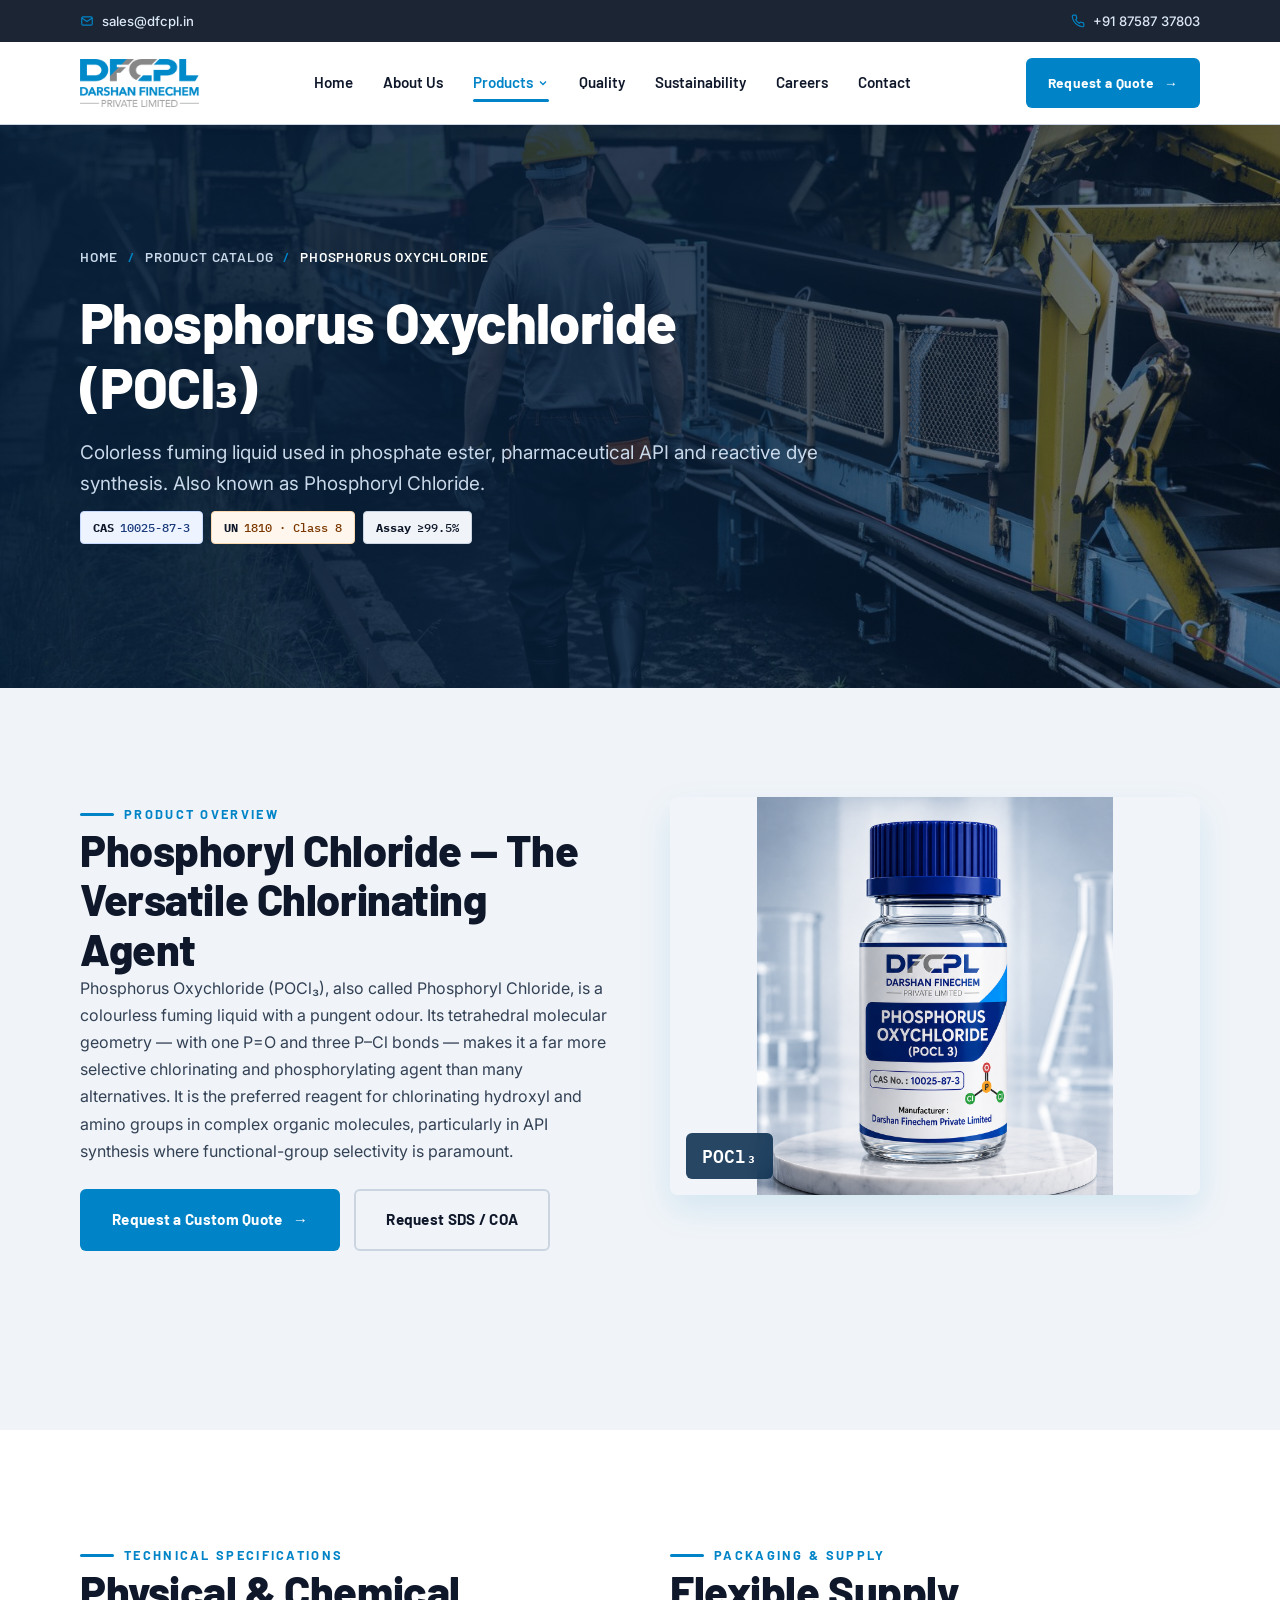
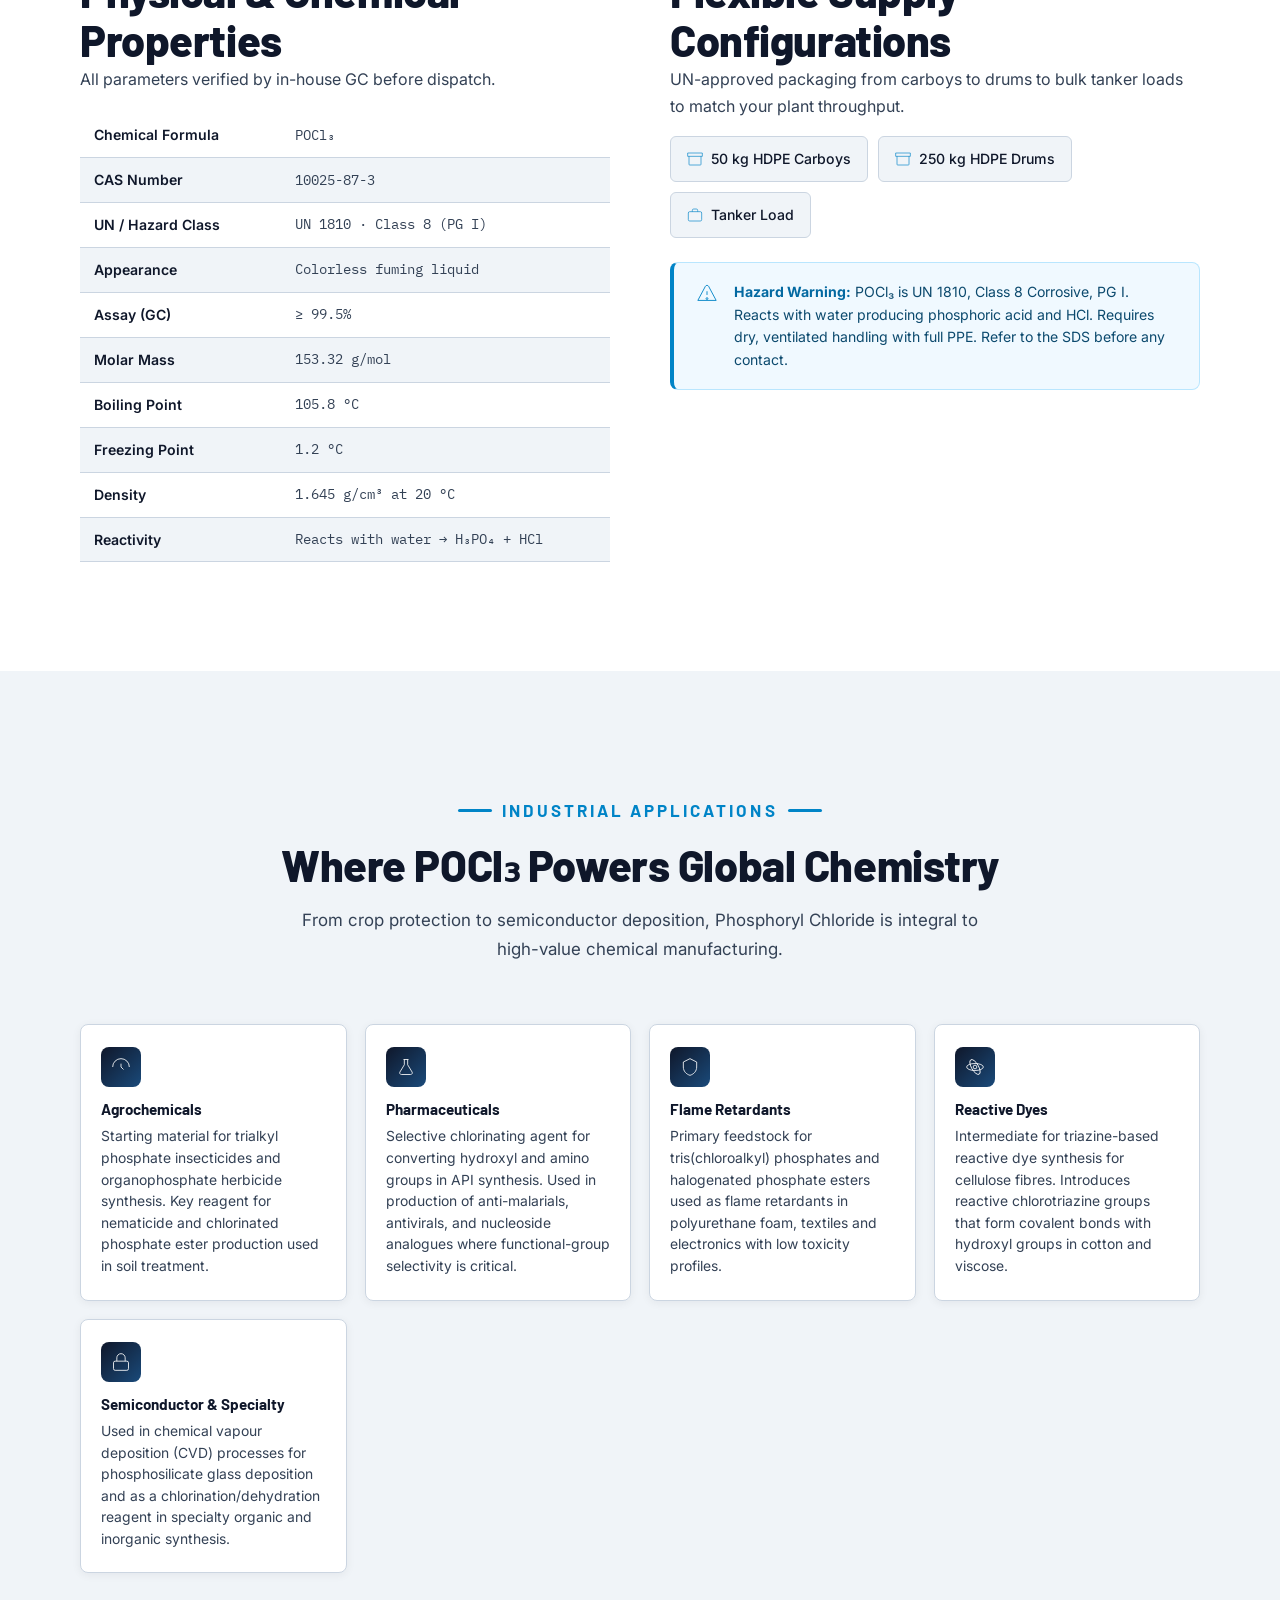
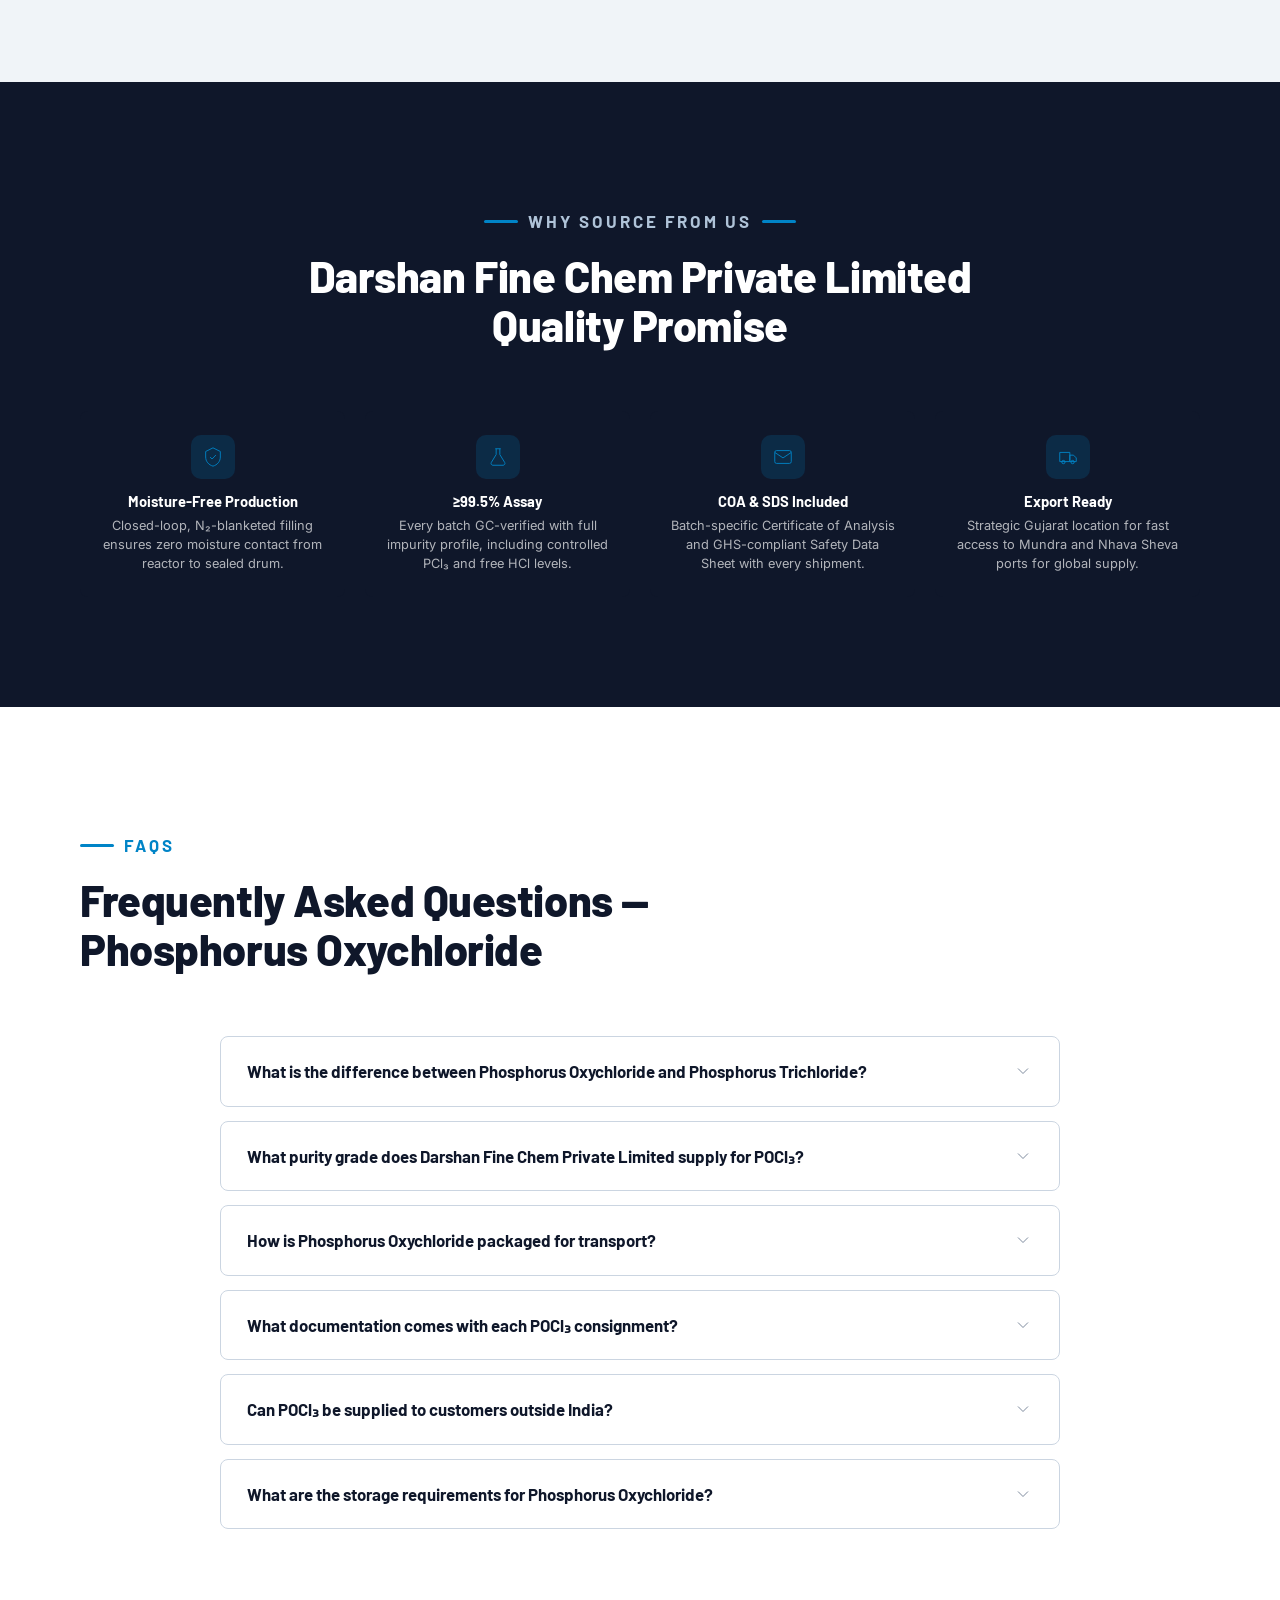
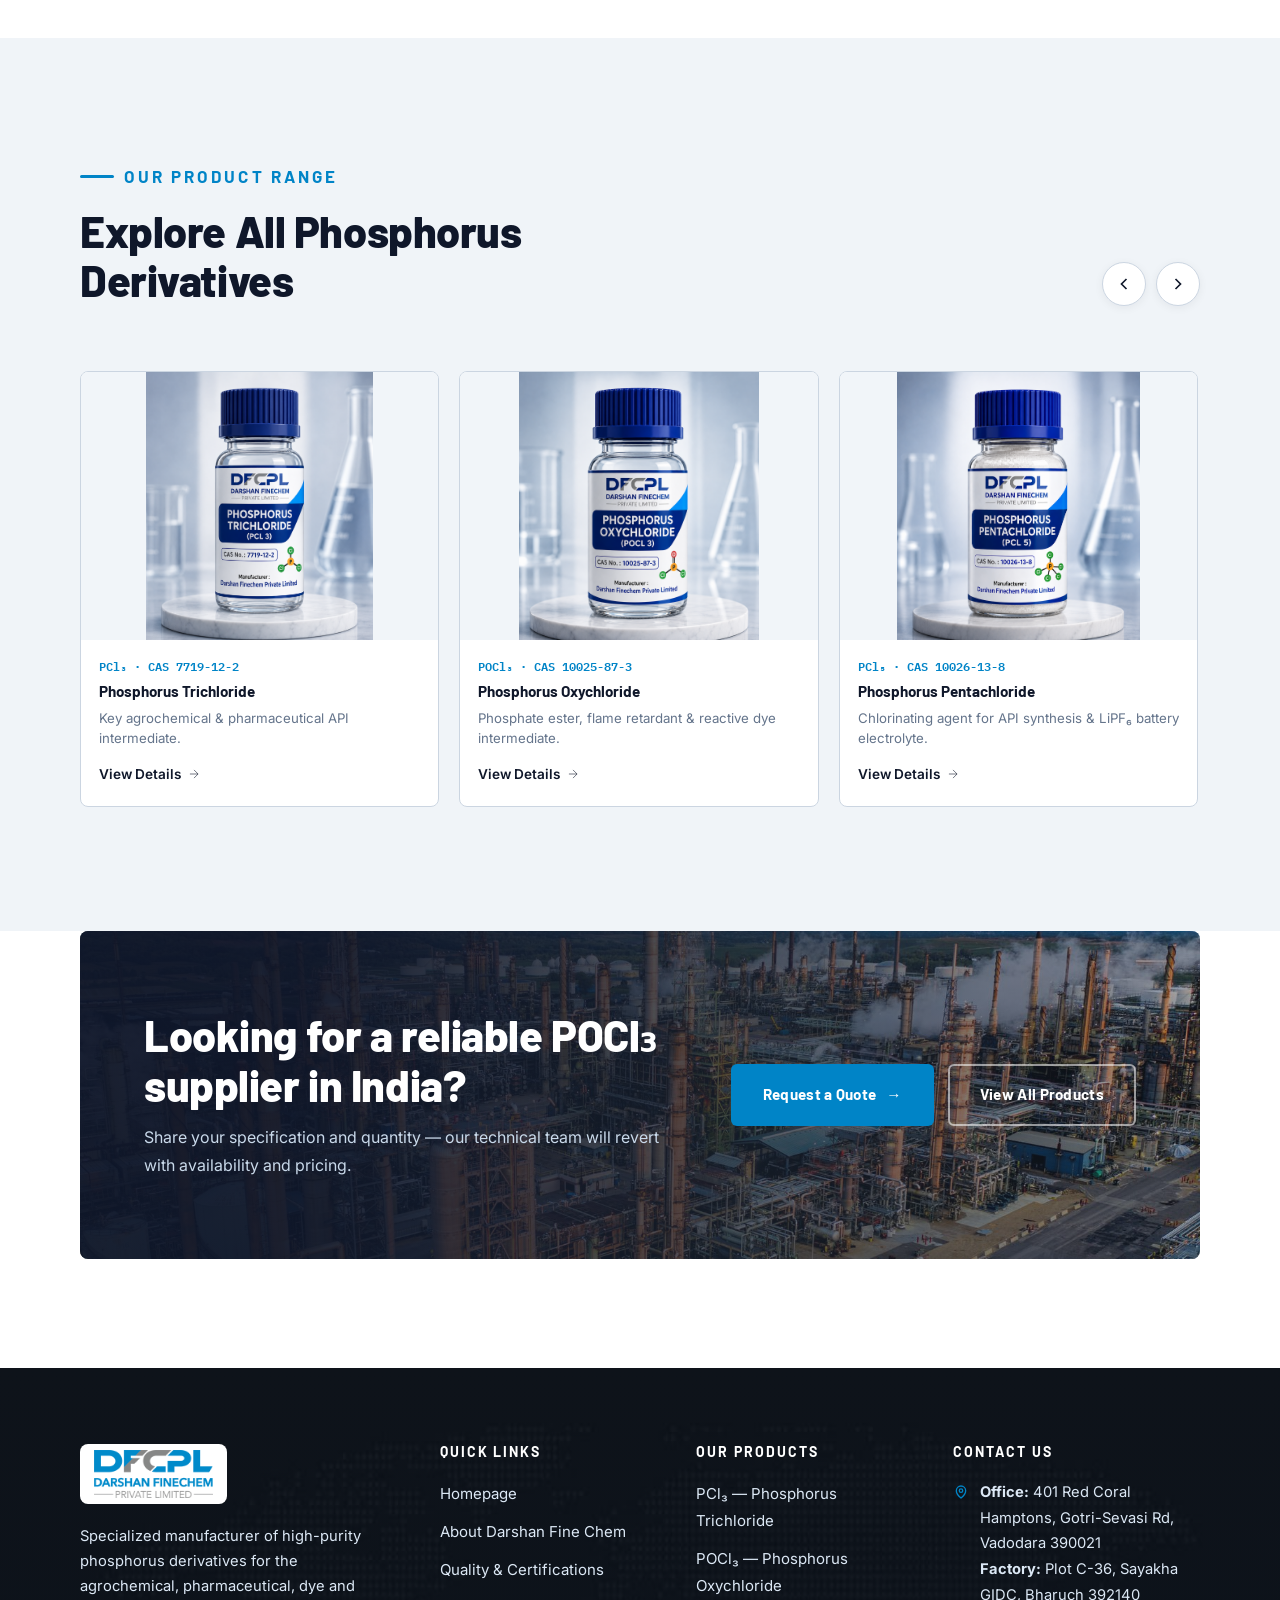
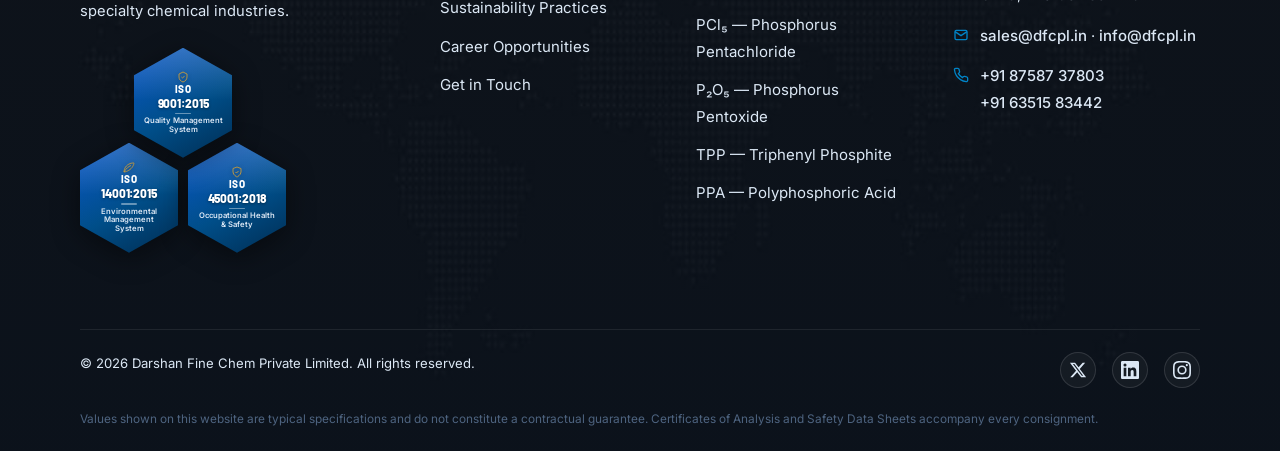
<file: product-phosphorus-oxychloride.html>
<!DOCTYPE html>
<html lang="en">

<head>
  <!-- Google tag (gtag.js) -->
  <script async src="https://www.googletagmanager.com/gtag/js?id=G-CTTGNB9CXZ"></script>
  <script>
    window.dataLayer = window.dataLayer || [];
    function gtag(){dataLayer.push(arguments);}
    gtag('js', new Date());

    gtag('config', 'G-CTTGNB9CXZ');
  </script>
  <meta charset="UTF-8">
  <meta name="viewport" content="width=device-width, initial-scale=1.0">
  <title>Phosphorus Oxychloride (POCl&#8323;) Manufacturer in India | Darshan Fine Chem (DFCPL)</title>
  <meta name="description"
    content="Darshan Fine Chem Private Limited (DFCPL) manufactures Phosphorus Oxychloride (POCl&#8323; / Phosphoryl Chloride, CAS 10025-87-3) with &#8805;99.5% assay. COA &amp; SDS with every batch. Gujarat, India.">
  <link rel="canonical" href="https://www.dfcpl.in/product-phosphorus-oxychloride.html">
  <meta name="robots" content="index, follow, max-image-preview:large">
  <meta name="theme-color" content="#0084C7">
  <meta property="og:type" content="product">
  <meta property="og:site_name" content="Darshan Fine Chem (DFCPL)">
  <meta property="og:title"
    content="Phosphorus Oxychloride (POCl&#8323;) Manufacturer in India | Darshan Fine Chem (DFCPL)">
  <meta property="og:description"
    content="High-purity POCl&#8323; (CAS 10025-87-3), &#8805;99.5% assay. Key intermediate for phosphate esters, flame retardants &amp; pharmaceutical APIs. Gujarat, India.">
  <meta property="og:url" content="https://www.dfcpl.in/product-phosphorus-oxychloride.html">
  <meta property="og:image" content="https://www.dfcpl.in/assets/img/product-pocl3.png">
  <meta name="twitter:card" content="summary_large_image">
  <link rel="preconnect" href="https://fonts.googleapis.com">
  <link rel="preconnect" href="https://fonts.gstatic.com" crossorigin>
  <link
    href="https://fonts.googleapis.com/css2?family=Barlow:wght@500;600;700;800&family=Inter:wght@400;500;600&family=IBM+Plex+Mono:wght@400;500&display=swap"
    rel="stylesheet">
  <link rel="stylesheet" href="css/style.css">
  <script type="application/ld+json">
  {
    "@context": "https://schema.org",
    "@graph": [
      {
        "@type": "BreadcrumbList",
        "itemListElement": [
          { "@type": "ListItem", "position": 1, "name": "Home", "item": "https://www.dfcpl.in/" },
          { "@type": "ListItem", "position": 2, "name": "Products", "item": "https://www.dfcpl.in/products.html" },
          { "@type": "ListItem", "position": 3, "name": "Phosphorus Oxychloride", "item": "https://www.dfcpl.in/product-phosphorus-oxychloride.html" }
        ]
      },
      {
        "@type": "Product",
        "name": "Phosphorus Oxychloride (POCl\u2083)",
        "url": "https://www.dfcpl.in/product-phosphorus-oxychloride.html",
        "image": "https://www.dfcpl.in/assets/img/product-pocl3.png",
        "description": "High-purity Phosphorus Oxychloride (POCl\u2083 / Phosphoryl Chloride, CAS 10025-87-3). Assay \u226599.5%. Key intermediate for phosphate ester, flame retardant and pharmaceutical synthesis.",
        "brand": {
          "@type": "Brand",
          "name": "Darshan Fine Chem Private Limited",
          "@id": "https://www.dfcpl.in/#organization"
        },
        "manufacturer": {
          "@type": "Organization",
          "name": "Darshan Fine Chem Private Limited",
          "@id": "https://www.dfcpl.in/#organization"
        },
        "offers": {
          "@type": "Offer",
          "url": "https://www.dfcpl.in/product-phosphorus-oxychloride.html",
          "priceCurrency": "INR",
          "price": "0",
          "priceValidUntil": "2027-12-31",
          "validFrom": "2024-01-01",
          "availability": "https://schema.org/InStock",
          "itemCondition": "https://schema.org/NewCondition",
          "seller": {
            "@type": "Organization",
            "name": "Darshan Fine Chem Private Limited",
            "@id": "https://www.dfcpl.in/#organization"
          },
          "hasMerchantReturnPolicy": {
            "@type": "MerchantReturnPolicy",
            "applicableCountry": "IN",
            "returnPolicyCategory": "https://schema.org/MerchantReturnNotPermitted"
          },
          "shippingDetails": {
            "@type": "OfferShippingDetails",
            "shippingRate": {
              "@type": "MonetaryAmount",
              "value": "0",
              "currency": "INR"
            },
            "shippingDestination": {
              "@type": "DefinedRegion",
              "addressCountry": "IN"
            }
          }
        },
        "additionalProperty": [
          { "@type": "PropertyValue", "name": "CAS Number", "value": "10025-87-3" },
          { "@type": "PropertyValue", "name": "UN Number", "value": "UN 1810" },
          { "@type": "PropertyValue", "name": "Assay", "value": "≥99.5%" }
        ]
      },
      {
        "@type": "FAQPage",
        "mainEntity": [
          { "@type": "Question", "name": "What is the difference between Phosphorus Oxychloride and Phosphorus Trichloride?", "acceptedAnswer": { "@type": "Answer", "text": "Phosphorus Oxychloride (POCl₃) contains one oxygen atom bonded to phosphorus. POCl₃ is used as a chlorinating agent for hydroxyl and amino groups and for phosphate ester synthesis, while PCl₃ is preferred for organophosphate pesticide synthesis and phosphorous acid production." } },
          { "@type": "Question", "name": "What purity does Darshan Fine Chem Private Limited supply for POCl3?", "acceptedAnswer": { "@type": "Answer", "text": "We supply POCl₃ at ≥99.5% assay (GC), with controlled levels of PCl₃ and HCl impurities. Custom specifications with tighter limits are available — contact our technical team." } },
          { "@type": "Question", "name": "How is Phosphorus Oxychloride packaged for transport?", "acceptedAnswer": { "@type": "Answer", "text": "POCl₃ is packed in 50 kg HDPE Carboys, 250 kg HDPE Drums, and Tanker Load. As UN 1810, Class 8, it requires dangerous goods documentation and is shipped in approved containers with proper labelling." } }
        ]
      }
    ]
  }
  </script>
  <link rel="icon" type="image/png" sizes="48x48" href="/favicon-48x48.png">
  <link rel="icon" type="image/png" sizes="32x32" href="/favicon-32x32.png">
  <link rel="icon" type="image/png" sizes="16x16" href="/favicon-16x16.png">
  <link rel="icon" type="image/svg+xml" href="/favicon.svg">
  <link rel="icon" type="image/x-icon" href="/favicon.ico">
  <link rel="icon" type="image/png" sizes="192x192" href="/android-chrome-192x192.png">
  <link rel="icon" type="image/png" sizes="512x512" href="/favicon.png">
  <link rel="apple-touch-icon" sizes="180x180" href="/apple-touch-icon.png">
  <link rel="manifest" href="/site.webmanifest">
</head>

<body>
  <a class="skip-link" href="#main">Skip to content</a>

  <div class="topbar">
    <div class="container topbar-inner">
      <a class="topbar-item" href="mailto:sales@dfcpl.in">
        <svg viewBox="0 0 24 24" fill="none" stroke="currentColor" stroke-width="2">
          <rect x="3" y="5" width="18" height="14" rx="2" />
          <path d="m3 7 9 6 9-6" />
        </svg>
        sales@dfcpl.in
      </a>
      <a class="topbar-item" href="tel:+918758737803">
        <svg viewBox="0 0 24 24" fill="none" stroke="currentColor" stroke-width="2">
          <path
            d="M22 16.9v3a2 2 0 0 1-2.2 2 19.8 19.8 0 0 1-8.6-3 19.5 19.5 0 0 1-6-6 19.8 19.8 0 0 1-3-8.7A2 2 0 0 1 4.1 2h3a2 2 0 0 1 2 1.7c.13.96.36 1.9.7 2.8a2 2 0 0 1-.45 2.1L8.1 9.9a16 16 0 0 0 6 6l1.3-1.3a2 2 0 0 1 2.1-.45c.9.34 1.84.57 2.8.7a2 2 0 0 1 1.7 2.05Z" />
        </svg>
        +91 87587 37803
      </a>
    </div>
  </div>
  <header class="site-header">
    <div class="container header-inner">
      <a href="/" class="brand" aria-label="Darshan Fine Chem Private Limited — home">
        <img src="assets/img/dfcpl-logo.png" alt="DFCPL - Darshan Fine Chem Private Limited"
          style="height: 48px; width: auto;">
      </a>
      <nav class="main-nav" aria-label="Primary">
        <a href="/">Home</a>
        <a href="about.html">About Us</a>
        <div class="nav-dropdown">
          <a href="products.html" class="is-active" aria-current="page" aria-haspopup="true">
            Products
            <svg class="nav-chevron" viewBox="0 0 24 24" width="12" height="12" stroke="currentColor" fill="none"
              stroke-width="2.5">
              <polyline points="6 9 12 15 18 9" />
            </svg>
          </a>
          <div class="dropdown-menu">
            <a href="products.html" class="dropdown-header-link">All Products</a>
            <div class="dropdown-divider"></div>
            <a href="product-phosphorus-trichloride.html">Phosphorus Trichloride (PCl₃)</a>
            <a href="product-phosphorus-oxychloride.html">Phosphorus Oxychloride (POCl₃)</a>
            <a href="product-phosphorus-pentachloride.html">Phosphorus Pentachloride (PCl₅)</a>
            <a href="product-phosphorus-pentoxide.html">Phosphorus Pentoxide (P₂O₅)</a>
            <a href="product-triphenyl-phosphine.html">Triphenyl Phosphite (TPP)</a>
            <a href="product-polyphosphoric-acid.html">Polyphosphoric Acid (PPA)</a>
          </div>
        </div>
        <a href="quality.html">Quality</a>
        <a href="sustainability.html">Sustainability</a>
        <a href="careers.html">Careers</a>
        <a href="contact.html">Contact</a>
      </nav>
      <div class="header-cta">
        <a href="contact.html" class="btn btn--accent btn--sm">Request a Quote <span class="arrow"
            aria-hidden="true">&rarr;</span></a>
      </div>
      <button class="nav-toggle" type="button" aria-label="Toggle navigation"
        aria-expanded="false"><span></span></button>
    </div>
  </header>

  <main id="main">

    <!-- ===== PAGE HERO ===== -->
    <section class="page-hero">
      <div class="hero-bg" aria-hidden="true">
        <img src="assets/img/worker-machinery.jpg" alt="Industrial synthesis plant operations for Phosphorus Oxychloride">
      </div>
      <div class="container">
        <div class="page-hero-content">
          <nav class="breadcrumb" aria-label="Breadcrumb">
            <a href="/">Home</a> <span class="sep">/</span>
            <a href="products.html">Product Catalog</a> <span class="sep">/</span>
            <span aria-current="page">Phosphorus Oxychloride</span>
          </nav>
          <h1>Phosphorus Oxychloride (POCl&#8323;)</h1>
          <p class="lede">Colorless fuming liquid used in phosphate ester, pharmaceutical API and reactive dye
            synthesis. Also known as Phosphoryl Chloride.</p>
          <div class="chem-badges">
            <span class="chem-badge chem-badge--cas"><b>CAS</b> 10025-87-3</span>
            <span class="chem-badge chem-badge--un"><b>UN</b> 1810 &middot; Class 8</span>
            <span class="chem-badge"><b>Assay</b> &ge;99.5%</span>
          </div>
        </div>
      </div>
    </section>

    <!-- ===== PRODUCT INTRO ===== -->
    <section class="section section--sky">
      <div class="container">
        <div class="product-intro-grid">
          <div>
            <p class="eyebrow">Product Overview</p>
            <h2 class="h2">Phosphoryl Chloride — The Versatile Chlorinating Agent</h2>
            <p>Phosphorus Oxychloride (POCl&#8323;), also called Phosphoryl Chloride, is a colourless fuming liquid with
              a pungent odour. Its tetrahedral molecular geometry — with one P=O and three P–Cl bonds — makes it a far
              more selective chlorinating and phosphorylating agent than many alternatives. It is the preferred reagent
              for chlorinating hydroxyl and amino groups in complex organic molecules, particularly in API synthesis
              where functional-group selectivity is paramount.</p>
            <div class="btn-row" style="margin-top:24px">
              <a href="contact.html" class="btn btn--accent">Request a Custom Quote <span class="arrow">&rarr;</span></a>
              <a href="contact.html" class="btn btn--outline-navy">Request SDS / COA</a>
            </div>
          </div>
          <div class="product-intro-media">
            <img src="assets/img/product-pocl3.png"
              alt="High-purity Phosphorus Oxychloride POCl3 manufactured at Darshan Fine Chem Private Limited, Ankleshwar Gujarat India"
              fetchpriority="high">
            <span class="formula-overlay">POCl&#8323;</span>
          </div>
        </div>
      </div>
    </section>

    <!-- ===== SPECIFICATIONS ===== -->
    <section class="section">
      <div class="container">
        <div class="grid-2" style="gap:clamp(30px,5vw,60px);align-items:start">
          <div>
            <p class="eyebrow">Technical Specifications</p>
            <h2 class="h2">Physical &amp; Chemical Properties</h2>
            <p>All parameters verified by in-house GC before dispatch.</p>
            <table class="prop-table" style="margin-top:20px">
              <tbody>
                <tr>
                  <th scope="row">Chemical Formula</th>
                  <td>POCl&#8323;</td>
                </tr>
                <tr>
                  <th scope="row">CAS Number</th>
                  <td>10025-87-3</td>
                </tr>
                <tr>
                  <th scope="row">UN / Hazard Class</th>
                  <td>UN 1810 &middot; Class 8 (PG I)</td>
                </tr>
                <tr>
                  <th scope="row">Appearance</th>
                  <td>Colorless fuming liquid</td>
                </tr>
                <tr>
                  <th scope="row">Assay (GC)</th>
                  <td>&ge; 99.5%</td>
                </tr>
                <tr>
                  <th scope="row">Molar Mass</th>
                  <td>153.32 g/mol</td>
                </tr>
                <tr>
                  <th scope="row">Boiling Point</th>
                  <td>105.8 &deg;C</td>
                </tr>
                <tr>
                  <th scope="row">Freezing Point</th>
                  <td>1.2 &deg;C</td>
                </tr>
                <tr>
                  <th scope="row">Density</th>
                  <td>1.645 g/cm&sup3; at 20 &deg;C</td>
                </tr>
                <tr>
                  <th scope="row">Reactivity</th>
                  <td>Reacts with water &rarr; H&#8323;PO&#8324; + HCl</td>
                </tr>
              </tbody>
            </table>
          </div>
          <div>
            <p class="eyebrow">Packaging &amp; Supply</p>
            <h2 class="h2">Flexible Supply Configurations</h2>
            <p>UN-approved packaging from carboys to drums to bulk tanker loads to match your plant throughput.</p>
            <div class="packing-list">
              <span class="packing-option">
                <svg viewBox="0 0 24 24">
                  <path d="M21 8V20a1 1 0 0 1-1 1H4a1 1 0 0 1-1-1V8M1 3h22v5H1z" />
                </svg>
                50 kg HDPE Carboys
              </span>
              <span class="packing-option">
                <svg viewBox="0 0 24 24">
                  <path d="M21 8V20a1 1 0 0 1-1 1H4a1 1 0 0 1-1-1V8M1 3h22v5H1z" />
                </svg>
                250 kg HDPE Drums
              </span>
              <span class="packing-option">
                <svg viewBox="0 0 24 24">
                  <rect x="2" y="7" width="20" height="14" rx="2" />
                  <path d="M16 7V5a2 2 0 0 0-2-2h-4a2 2 0 0 0-2 2v2" />
                </svg>
                Tanker Load
              </span>
            </div>
            <div class="safety-notice" style="margin-top:24px">
              <svg viewBox="0 0 24 24">
                <path d="M10.3 3.5 2 19h20L13.7 3.5a2 2 0 0 0-3.4 0Z" />
                <line x1="12" y1="9" x2="12" y2="13" />
                <circle cx="12" cy="17" r="1" />
              </svg>
              <p><strong>Hazard Warning:</strong> POCl&#8323; is UN 1810, Class 8 Corrosive, PG I. Reacts with water
                producing phosphoric acid and HCl. Requires dry, ventilated handling with full PPE. Refer to the SDS
                before any contact.</p>
            </div>
          </div>
        </div>
      </div>
    </section>

    <!-- ===== APPLICATIONS ===== -->
    <section class="section section--sky">
      <div class="container">
        <div class="section-head section-head--center reveal">
          <p class="eyebrow">Industrial Applications</p>
          <h2 class="h2">Where POCl&#8323; Powers Global Chemistry</h2>
          <p>From crop protection to semiconductor deposition, Phosphoryl Chloride is integral to high-value chemical
            manufacturing.</p>
        </div>
        <div class="app-sectors reveal">
          <div class="app-sector-card">
            <div class="app-sector-icon"><svg viewBox="0 0 24 24">
                <path d="M12 2a10 10 0 0 1 10 10M2 12A10 10 0 0 1 12 2" />
                <path d="M12 8v4l3 3" />
              </svg></div>
            <h4>Agrochemicals</h4>
            <p>Starting material for trialkyl phosphate insecticides and organophosphate herbicide synthesis. Key
              reagent for nematicide and chlorinated phosphate ester production used in soil treatment.</p>
          </div>
          <div class="app-sector-card">
            <div class="app-sector-icon"><svg viewBox="0 0 24 24">
                <path d="M9 3h6M10 3v6.3L4.7 18a2 2 0 0 0 1.8 3h11a2 2 0 0 0 1.8-3L14 9.3V3" />
              </svg></div>
            <h4>Pharmaceuticals</h4>
            <p>Selective chlorinating agent for converting hydroxyl and amino groups in API synthesis. Used in
              production of anti-malarials, antivirals, and nucleoside analogues where functional-group selectivity is
              critical.</p>
          </div>
          <div class="app-sector-card">
            <div class="app-sector-icon"><svg viewBox="0 0 24 24">
                <path d="M12 2 4 6v6c0 5 3.4 8.6 8 10 4.6-1.4 8-5 8-10V6l-8-4Z" />
              </svg></div>
            <h4>Flame Retardants</h4>
            <p>Primary feedstock for tris(chloroalkyl) phosphates and halogenated phosphate esters used as flame
              retardants in polyurethane foam, textiles and electronics with low toxicity profiles.</p>
          </div>
          <div class="app-sector-card">
            <div class="app-sector-icon"><svg viewBox="0 0 24 24">
                <circle cx="12" cy="12" r="2.2" />
                <ellipse cx="12" cy="12" rx="10" ry="4.2" />
                <ellipse cx="12" cy="12" rx="10" ry="4.2" transform="rotate(60 12 12)" />
              </svg></div>
            <h4>Reactive Dyes</h4>
            <p>Intermediate for triazine-based reactive dye synthesis for cellulose fibres. Introduces reactive
              chlorotriazine groups that form covalent bonds with hydroxyl groups in cotton and viscose.</p>
          </div>
          <div class="app-sector-card">
            <div class="app-sector-icon"><svg viewBox="0 0 24 24">
                <rect x="3" y="11" width="18" height="11" rx="2" />
                <path d="M7 11V7a5 5 0 0 1 10 0v4" />
              </svg></div>
            <h4>Semiconductor &amp; Specialty</h4>
            <p>Used in chemical vapour deposition (CVD) processes for phosphosilicate glass deposition and as a
              chlorination/dehydration reagent in specialty organic and inorganic synthesis.</p>
          </div>
        </div>
      </div>
    </section>

    <!-- ===== WHY US ===== -->
    <section class="section section--navy">
      <div class="container">
        <div class="section-head section-head--center reveal">
          <p class="eyebrow">Why Source from Us</p>
          <h2 class="h2" style="color:#fff">Darshan Fine Chem Private Limited Quality Promise</h2>
        </div>
        <div class="trust-pillars reveal">
          <div class="trust-pillar">
            <div class="pillar-icon"><svg viewBox="0 0 24 24">
                <path d="M12 2 4 6v6c0 5 3.4 8.6 8 10 4.6-1.4 8-5 8-10V6l-8-4Z" />
                <path d="m8.8 12 2.2 2.2 4.2-4.4" />
              </svg></div>
            <h4>Moisture-Free Production</h4>
            <p>Closed-loop, N&#8322;-blanketed filling ensures zero moisture contact from reactor to sealed drum.</p>
          </div>
          <div class="trust-pillar">
            <div class="pillar-icon"><svg viewBox="0 0 24 24">
                <path d="M9 3h6M10 3v6.3L4.7 18a2 2 0 0 0 1.8 3h11a2 2 0 0 0 1.8-3L14 9.3V3" />
              </svg></div>
            <h4>&ge;99.5% Assay</h4>
            <p>Every batch GC-verified with full impurity profile, including controlled PCl&#8323; and free HCl levels.
            </p>
          </div>
          <div class="trust-pillar">
            <div class="pillar-icon"><svg viewBox="0 0 24 24">
                <rect x="3" y="5" width="18" height="14" rx="2" />
                <path d="m3 7 9 6 9-6" />
              </svg></div>
            <h4>COA &amp; SDS Included</h4>
            <p>Batch-specific Certificate of Analysis and GHS-compliant Safety Data Sheet with every shipment.</p>
          </div>
          <div class="trust-pillar">
            <div class="pillar-icon"><svg viewBox="0 0 24 24">
                <path d="M3 7h11v10H3zM14 10h4l3 3v4h-7z" />
                <circle cx="7" cy="17.5" r="1.8" />
                <circle cx="17" cy="17.5" r="1.8" />
              </svg></div>
            <h4>Export Ready</h4>
            <p>Strategic Gujarat location for fast access to Mundra and Nhava Sheva ports for global supply.</p>
          </div>
        </div>
      </div>
    </section>

    <!-- ===== FAQ ===== -->
    <section class="section">
      <div class="container">
        <div class="section-head reveal">
          <p class="eyebrow">FAQs</p>
          <h2 class="h2">Frequently Asked Questions — Phosphorus Oxychloride</h2>
        </div>
        <div class="faq-list reveal">
          <div class="faq-item">
            <button class="faq-question" aria-expanded="false" aria-controls="faq-pocl3-1">What is the difference
              between Phosphorus Oxychloride and Phosphorus Trichloride?<svg viewBox="0 0 24 24">
                <polyline points="6 9 12 15 18 9" />
              </svg></button>
            <div class="faq-answer" id="faq-pocl3-1">Phosphorus Oxychloride (POCl&#8323;) contains one oxygen atom
              bonded to phosphorus, giving it different reactivity. POCl&#8323; is primarily used as a chlorinating
              agent for hydroxyl and amino groups and for phosphate ester synthesis, while PCl&#8323; is preferred for
              organophosphate pesticide intermediates and phosphorous acid production.</div>
          </div>
          <div class="faq-item">
            <button class="faq-question" aria-expanded="false" aria-controls="faq-pocl3-2">What purity grade does
              Darshan Fine Chem Private Limited supply for POCl&#8323;?<svg viewBox="0 0 24 24">
                <polyline points="6 9 12 15 18 9" />
              </svg></button>
            <div class="faq-answer" id="faq-pocl3-2">We supply POCl&#8323; at &ge;99.5% assay (GC), with controlled
              levels of PCl&#8323; and free HCl impurities. Custom specifications with tighter limits or specific
              impurity profiles are available — contact our technical team with your requirements.</div>
          </div>
          <div class="faq-item">
            <button class="faq-question" aria-expanded="false" aria-controls="faq-pocl3-3">How is Phosphorus Oxychloride
              packaged for transport?<svg viewBox="0 0 24 24">
                <polyline points="6 9 12 15 18 9" />
              </svg></button>
            <div class="faq-answer" id="faq-pocl3-3">POCl&#8323; is packed in 250 kg composite drums or ISO tanks. As UN
              1810, Class 8, it requires dangerous goods documentation and is shipped in approved containers with proper
              labelling. Our logistics team manages ADR and IMDG compliance for domestic and export shipments.</div>
          </div>
          <div class="faq-item">
            <button class="faq-question" aria-expanded="false" aria-controls="faq-pocl3-4">What documentation comes with
              each POCl&#8323; consignment?<svg viewBox="0 0 24 24">
                <polyline points="6 9 12 15 18 9" />
              </svg></button>
            <div class="faq-answer" id="faq-pocl3-4">Each delivery includes a batch-specific Certificate of Analysis
              (COA) with GC assay data, a GHS-compliant Safety Data Sheet, and all required transport documentation
              under UN 1810 regulations.</div>
          </div>
          <div class="faq-item">
            <button class="faq-question" aria-expanded="false" aria-controls="faq-pocl3-5">Can POCl&#8323; be supplied
              to customers outside India?<svg viewBox="0 0 24 24">
                <polyline points="6 9 12 15 18 9" />
              </svg></button>
            <div class="faq-answer" id="faq-pocl3-5">Yes, we accept export enquiries. Required documentation for the
              destination country (REACH, importer declarations, customs certificates) should be specified at the time
              of inquiry. Contact sales@dfcpl.in.</div>
          </div>
          <div class="faq-item">
            <button class="faq-question" aria-expanded="false" aria-controls="faq-pocl3-6">What are the storage
              requirements for Phosphorus Oxychloride?<svg viewBox="0 0 24 24">
                <polyline points="6 9 12 15 18 9" />
              </svg></button>
            <div class="faq-answer" id="faq-pocl3-6">Store POCl&#8323; in tightly sealed, corrosion-resistant containers
              in a cool, dry, well-ventilated area away from water and incompatible materials (alcohols, amines,
              alkalis). Shelf life under proper storage is 12 months from manufacture.</div>
          </div>
        </div>
      </div>
    </section>

    <!-- ===== OUR PRODUCT RANGE SLIDER ===== -->
    <section class="section section--sky">
      <div class="container">
        <div class="section-head section-head--split reveal">
          <div class="head-text">
            <p class="eyebrow">Our Product Range</p>
            <h2 class="h2">Explore All Phosphorus Derivatives</h2>
          </div>
          <div class="slider-controls">
            <button class="slider-btn slider-btn--prev" aria-label="Previous product">
              <svg viewBox="0 0 24 24" width="20" height="20" stroke="currentColor" fill="none" stroke-width="2">
                <path d="M15 18l-6-6 6-6" />
              </svg>
            </button>
            <button class="slider-btn slider-btn--next" aria-label="Next product">
              <svg viewBox="0 0 24 24" width="20" height="20" stroke="currentColor" fill="none" stroke-width="2">
                <path d="M9 18l6-6-6-6" />
              </svg>
            </button>
          </div>
        </div>
        <div class="product-slider-wrapper reveal">
          <div class="product-slider">
            <a class="related-card product-slider-card" href="product-phosphorus-trichloride.html">
              <div class="related-card-img"><img src="assets/img/product-pcl3.png" alt="Phosphorus Trichloride PCl3"
                  loading="lazy"></div>
              <div class="related-card-body">
                <span class="related-card-formula">PCl&#8323; &middot; CAS 7719-12-2</span>
                <h3>Phosphorus Trichloride</h3>
                <p>Key agrochemical &amp; pharmaceutical API intermediate.</p>
                <span class="related-card-link">View Details <svg viewBox="0 0 24 24" width="14" height="14"
                    stroke="currentColor" fill="none">
                    <path d="M5 12h14M12 5l7 7-7 7" />
                  </svg></span>
              </div>
            </a>
            <a class="related-card product-slider-card" href="product-phosphorus-oxychloride.html">
              <div class="related-card-img"><img src="assets/img/product-pocl3.png" alt="Phosphorus Oxychloride POCl3"
                  loading="lazy"></div>
              <div class="related-card-body">
                <span class="related-card-formula">POCl&#8323; &middot; CAS 10025-87-3</span>
                <h3>Phosphorus Oxychloride</h3>
                <p>Phosphate ester, flame retardant &amp; reactive dye intermediate.</p>
                <span class="related-card-link">View Details <svg viewBox="0 0 24 24" width="14" height="14"
                    stroke="currentColor" fill="none">
                    <path d="M5 12h14M12 5l7 7-7 7" />
                  </svg></span>
              </div>
            </a>
            <a class="related-card product-slider-card" href="product-phosphorus-pentachloride.html">
              <div class="related-card-img"><img src="assets/img/product-pcl5.png" alt="Phosphorus Pentachloride PCl5"
                  loading="lazy"></div>
              <div class="related-card-body">
                <span class="related-card-formula">PCl&#8325; &middot; CAS 10026-13-8</span>
                <h3>Phosphorus Pentachloride</h3>
                <p>Chlorinating agent for API synthesis &amp; LiPF&#8326; battery electrolyte.</p>
                <span class="related-card-link">View Details <svg viewBox="0 0 24 24" width="14" height="14"
                    stroke="currentColor" fill="none">
                    <path d="M5 12h14M12 5l7 7-7 7" />
                  </svg></span>
              </div>
            </a>
            <a class="related-card product-slider-card" href="product-phosphorus-pentoxide.html">
              <div class="related-card-img"><img src="assets/img/product-p2o5.png" alt="Phosphorus Pentoxide P2O5"
                  loading="lazy"></div>
              <div class="related-card-body">
                <span class="related-card-formula">P&#8322;O&#8325; &middot; CAS 1314-56-3</span>
                <h3>Phosphorus Pentoxide</h3>
                <p>Strongest industrial dehydrating agent &amp; precursor to PPA.</p>
                <span class="related-card-link">View Details <svg viewBox="0 0 24 24" width="14" height="14"
                    stroke="currentColor" fill="none">
                    <path d="M5 12h14M12 5l7 7-7 7" />
                  </svg></span>
              </div>
            </a>
            <a class="related-card product-slider-card" href="product-triphenyl-phosphine.html">
              <div class="related-card-img"><img src="assets/img/product-tpp.png" alt="Triphenyl Phosphite TPP"
                  loading="lazy"></div>
              <div class="related-card-body">
                <span class="related-card-formula">TPP &middot; CAS 101-02-0</span>
                <h3>Triphenyl Phosphite</h3>
                <p>Polymer stabilizer, antioxidant &amp; chemical intermediate.</p>
                <span class="related-card-link">View Details <svg viewBox="0 0 24 24" width="14" height="14"
                    stroke="currentColor" fill="none">
                    <path d="M5 12h14M12 5l7 7-7 7" />
                  </svg></span>
              </div>
            </a>
            <a class="related-card product-slider-card" href="product-polyphosphoric-acid.html">
              <div class="related-card-img"><img src="assets/img/product-ppa.png" alt="Polyphosphoric Acid PPA"
                  loading="lazy"></div>
              <div class="related-card-body">
                <span class="related-card-formula">PPA &middot; CAS 8017-16-1</span>
                <h3>Polyphosphoric Acid</h3>
                <p>Cyclization reagent for pharma heterocycles &amp; bitumen modifier.</p>
                <span class="related-card-link">View Details <svg viewBox="0 0 24 24" width="14" height="14"
                    stroke="currentColor" fill="none">
                    <path d="M5 12h14M12 5l7 7-7 7" />
                  </svg></span>
              </div>
            </a>
          </div>
        </div>
      </div>
    </section>

    <!-- ===== CTA ===== -->
    <section class="section" style="padding-top:0">
      <div class="container">
        <div class="cta-band reveal">
          <img class="cta-bg" src="assets/img/aerial-plant.jpg" alt="Darshan Fine Chem phosphorus derivatives manufacturing plant" loading="lazy">
          <div class="cta-inner">
            <div>
              <h2 class="h2">Looking for a reliable POCl&#8323; supplier in India?</h2>
              <p>Share your specification and quantity — our technical team will revert with availability and pricing.
              </p>
            </div>
            <div class="cta-actions">
              <a href="contact.html" class="btn btn--accent">Request a Quote <span class="arrow">&rarr;</span></a>
              <a href="products.html" class="btn btn--outline">View All Products</a>
            </div>
          </div>
        </div>
      </div>
    </section>

  </main>

  <!-- ============ FOOTER ============ -->
  <footer class="site-footer">
    <div class="container">
      <div class="footer-grid">
        <div class="footer-brand">
          <a href="/" class="brand" aria-label="Darshan Fine Chem Private Limited — home">
            <div class="footer-logo-wrap">
              <img src="assets/img/dfcpl-logo.png" alt="DFCPL - Darshan Fine Chem Private Limited"
                style="height: 48px; width: auto; display: block;">
            </div>
          </a>
          <p>Specialized manufacturer of high-purity phosphorus derivatives for the agrochemical, pharmaceutical, dye
            and specialty chemical industries.</p>
          <div class="footer-iso-cert">
            <div class="footer-iso-row footer-iso-row--top">
              <div class="footer-iso-card" title="ISO 9001:2015 - Quality Management System">
                <div class="footer-iso-inner">
                  <svg class="footer-iso-icon" viewBox="0 0 24 24" fill="none" stroke="currentColor" stroke-width="1.8">
                    <path d="M12 2 4 6v6c0 5 3.4 8.6 8 10 4.6-1.4 8-5 8-10V6l-8-4Z" />
                    <path d="m8.8 12 2.2 2.2 4.2-4.4" />
                  </svg>
                  <div class="footer-iso-title">ISO</div>
                  <div class="footer-iso-num">9001:2015</div>
                  <div class="footer-iso-div"></div>
                  <div class="footer-iso-sub">Quality Management System</div>
                </div>
              </div>
            </div>
            <div class="footer-iso-row footer-iso-row--bottom">
              <div class="footer-iso-card" title="ISO 14001:2015 - Environmental Management System">
                <div class="footer-iso-inner">
                  <svg class="footer-iso-icon" viewBox="0 0 24 24" fill="none" stroke="currentColor" stroke-width="1.8">
                    <path d="M2 22s0-9 7-14 13-4 13-4-1 8-8 13-12 5-12 5Z" />
                    <path d="M2 22c4-7 9-11 14-13" />
                  </svg>
                  <div class="footer-iso-title">ISO</div>
                  <div class="footer-iso-num">14001:2015</div>
                  <div class="footer-iso-div"></div>
                  <div class="footer-iso-sub">Environmental Management System</div>
                </div>
              </div>
              <div class="footer-iso-card" title="ISO 45001:2018 - Occupational Health & Safety Management System">
                <div class="footer-iso-inner">
                  <svg class="footer-iso-icon" viewBox="0 0 24 24" fill="none" stroke="currentColor" stroke-width="1.8">
                    <path d="M12 22s8-4 8-10V5l-8-3-8 3v7c0 6 8 10 8 10z" />
                    <path d="m9 12 2 2 4-4" />
                  </svg>
                  <div class="footer-iso-title">ISO</div>
                  <div class="footer-iso-num">45001:2018</div>
                  <div class="footer-iso-div"></div>
                  <div class="footer-iso-sub">Occupational Health &amp; Safety</div>
                </div>
              </div>
            </div>
          </div>
        </div>
        <div class="footer-col">
          <h3>Quick Links</h3>
          <ul>
            <li><a href="/">Homepage</a></li>
            <li><a href="about.html">About Darshan Fine Chem</a></li>
            <li><a href="quality.html">Quality &amp; Certifications</a></li>
            <li><a href="sustainability.html">Sustainability Practices</a></li>
            <li><a href="careers.html">Career Opportunities</a></li>
            <li><a href="contact.html">Get in Touch</a></li>
          </ul>
        </div>
        <div class="footer-col">
          <h3>Our Products</h3>
          <ul>
            <li><a href="product-phosphorus-trichloride.html">PCl₃ — Phosphorus Trichloride</a></li>
            <li><a href="product-phosphorus-oxychloride.html">POCl₃ — Phosphorus Oxychloride</a></li>
            <li><a href="product-phosphorus-pentachloride.html">PCl₅ — Phosphorus Pentachloride</a></li>
            <li><a href="product-phosphorus-pentoxide.html">P₂O₅ — Phosphorus Pentoxide</a></li>
            <li><a href="product-triphenyl-phosphine.html">TPP — Triphenyl Phosphite</a></li>
            <li><a href="product-polyphosphoric-acid.html">PPA — Polyphosphoric Acid</a></li>
          </ul>
        </div>
        <div class="footer-col">
          <h3>Contact Us</h3>
          <div class="footer-contact-line">
            <svg viewBox="0 0 24 24" fill="none" stroke="currentColor" stroke-width="2">
              <path d="M12 21s-7-5.5-7-11a7 7 0 0 1 14 0c0 5.5-7 11-7 11Z" />
              <circle cx="12" cy="10" r="2.6" />
            </svg>
            <address><b>Office:</b> 401 Red Coral Hamptons, Gotri-Sevasi Rd, Vadodara 390021<br><b>Factory:</b> Plot
              C-36, Sayakha GIDC, Bharuch 392140</address>
          </div>
          <div class="footer-contact-line">
            <svg viewBox="0 0 24 24" fill="none" stroke="currentColor" stroke-width="2">
              <rect x="3" y="5" width="18" height="14" rx="2" />
              <path d="m3 7 9 6 9-6" />
            </svg>
            <address><a href="mailto:sales@dfcpl.in">sales@dfcpl.in</a> &middot; <a
                href="mailto:info@dfcpl.in">info@dfcpl.in</a></address>
          </div>
          <div class="footer-contact-line">
            <svg viewBox="0 0 24 24" fill="none" stroke="currentColor" stroke-width="2">
              <path
                d="M22 16.9v3a2 2 0 0 1-2.2 2 19.8 19.8 0 0 1-8.6-3 19.5 19.5 0 0 1-6-6 19.8 19.8 0 0 1-3-8.7A2 2 0 0 1 4.1 2h3a2 2 0 0 1 2 1.7c.13.96.36 1.9.7 2.8a2 2 0 0 1-.45 2.1L8.1 9.9a16 16 0 0 0 6 6l1.3-1.3a2 2 0 0 1 2.1-.45c.9.34 1.84.57 2.8.7a2 2 0 0 1 1.7 2.05Z" />
            </svg>
            <address><a href="tel:+918758737803">+91 87587 37803</a><br><a href="tel:+916351583442">+91 63515 83442</a>
            </address>
          </div>
        </div>
      </div>
      <div class="footer-bottom">
        <span>&copy; <span data-year>2026</span> Darshan Fine Chem Private Limited. All rights reserved.</span>
        <div class="footer-social">
          <a href="https://x.com/Darshanfinechem" target="_blank" rel="noopener noreferrer" aria-label="Follow us on X (Twitter)">
            <svg viewBox="0 0 24 24"><path d="M18.244 2.25h3.308l-7.227 8.26 8.502 11.24H16.17l-5.214-6.817L4.99 21.75H1.68l7.73-8.835L1.254 2.25H8.08l4.713 6.231zm-1.161 17.52h1.833L7.084 4.126H5.117z"/></svg>
          </a>
          <a href="https://www.linkedin.com/company/darshan-finechem-private-limited/" target="_blank" rel="noopener noreferrer" aria-label="Follow us on LinkedIn">
            <svg viewBox="0 0 24 24"><path d="M20.447 20.452h-3.554v-5.569c0-1.328-.027-3.037-1.852-3.037-1.853 0-2.136 1.445-2.136 2.939v5.667H9.351V9h3.414v1.561h.046c.477-.9 1.637-1.85 3.37-1.85 3.601 0 4.267 2.37 4.267 5.455v6.286zM5.337 7.433a2.062 2.062 0 0 1-2.063-2.065 2.064 2.064 0 1 1 2.063 2.065zm1.782 13.019H3.555V9h3.564v11.452zM22.225 0H1.771C.792 0 0 .774 0 1.729v20.542C0 23.227.792 24 1.771 24h20.451C23.2 24 24 23.227 24 22.271V1.729C24 .774 23.2 0 22.222 0h.003z"/></svg>
          </a>
          <a href="https://www.instagram.com/darshan_fine_chem_pvt_ltd" target="_blank" rel="noopener noreferrer" aria-label="Follow us on Instagram">
            <svg viewBox="0 0 24 24"><path d="M12 2.163c3.204 0 3.584.012 4.85.07 3.252.148 4.771 1.691 4.919 4.919.058 1.265.069 1.645.069 4.849 0 3.205-.012 3.584-.069 4.849-.149 3.225-1.664 4.771-4.919 4.919-1.266.058-1.644.07-4.85.07-3.204 0-3.584-.012-4.849-.07-3.26-.149-4.771-1.699-4.919-4.92-.058-1.265-.07-1.644-.07-4.849 0-3.204.013-3.583.07-4.849.149-3.227 1.664-4.771 4.919-4.919 1.266-.057 1.645-.069 4.849-.069zM12 0C8.741 0 8.333.014 7.053.072 2.695.272.273 2.69.073 7.052.014 8.333 0 8.741 0 12c0 3.259.014 3.668.072 4.948.2 4.358 2.618 6.78 6.98 6.98C8.333 23.986 8.741 24 12 24c3.259 0 3.668-.014 4.948-.072 4.354-.2 6.782-2.618 6.979-6.98.059-1.28.073-1.689.073-4.948 0-3.259-.014-3.667-.072-4.947-.196-4.354-2.617-6.78-6.979-6.98C15.668.014 15.259 0 12 0zm0 5.838a6.162 6.162 0 1 0 0 12.324 6.162 6.162 0 0 0 0-12.324zM12 16a4 4 0 1 1 0-8 4 4 0 0 1 0 8zm6.406-11.845a1.44 1.44 0 1 0 0 2.881 1.44 1.44 0 0 0 0-2.881z"/></svg>
          </a>
        </div>
      </div>
      <div class="footer-disclaimer">
        Values shown on this website are typical specifications and do not constitute a contractual guarantee.
        Certificates of Analysis and Safety Data Sheets accompany every consignment.
      </div>
    </div>
  </footer>

  <script src="js/main.js"></script>
</body>

</html>
</file>
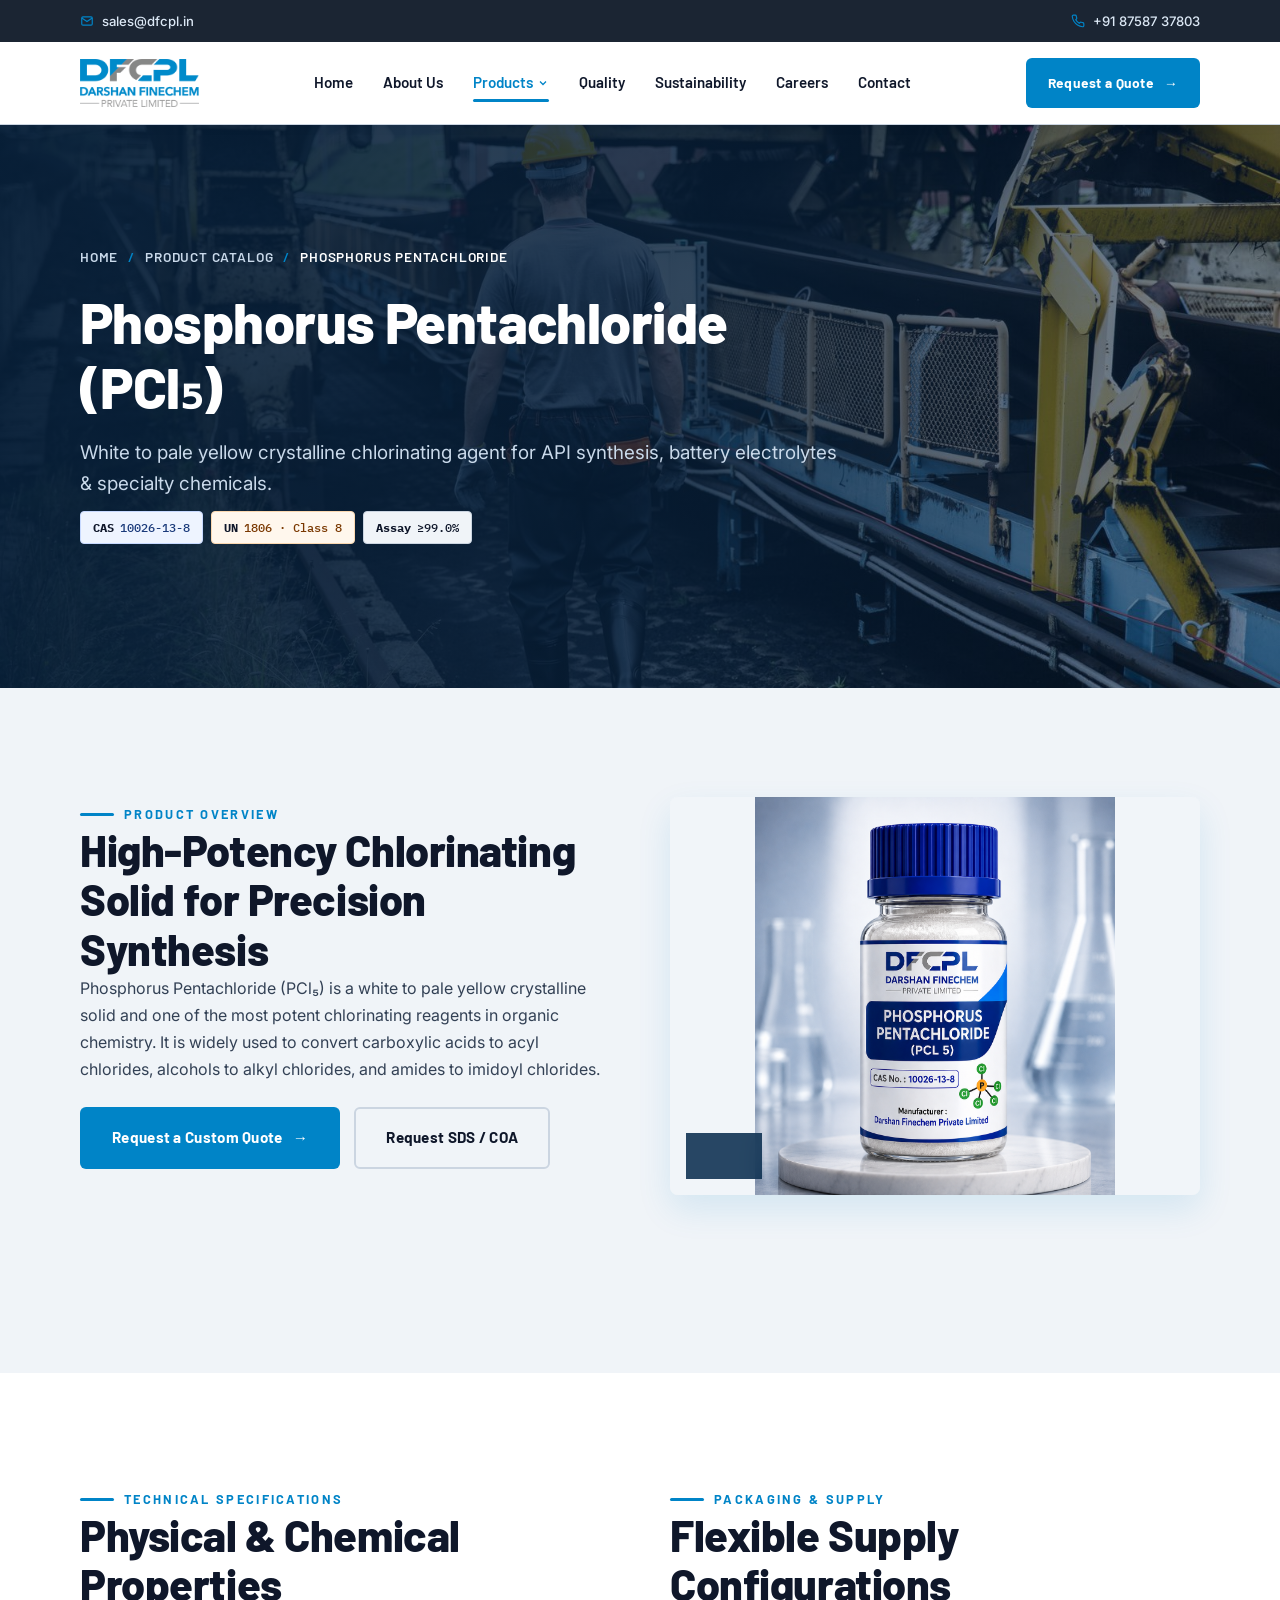
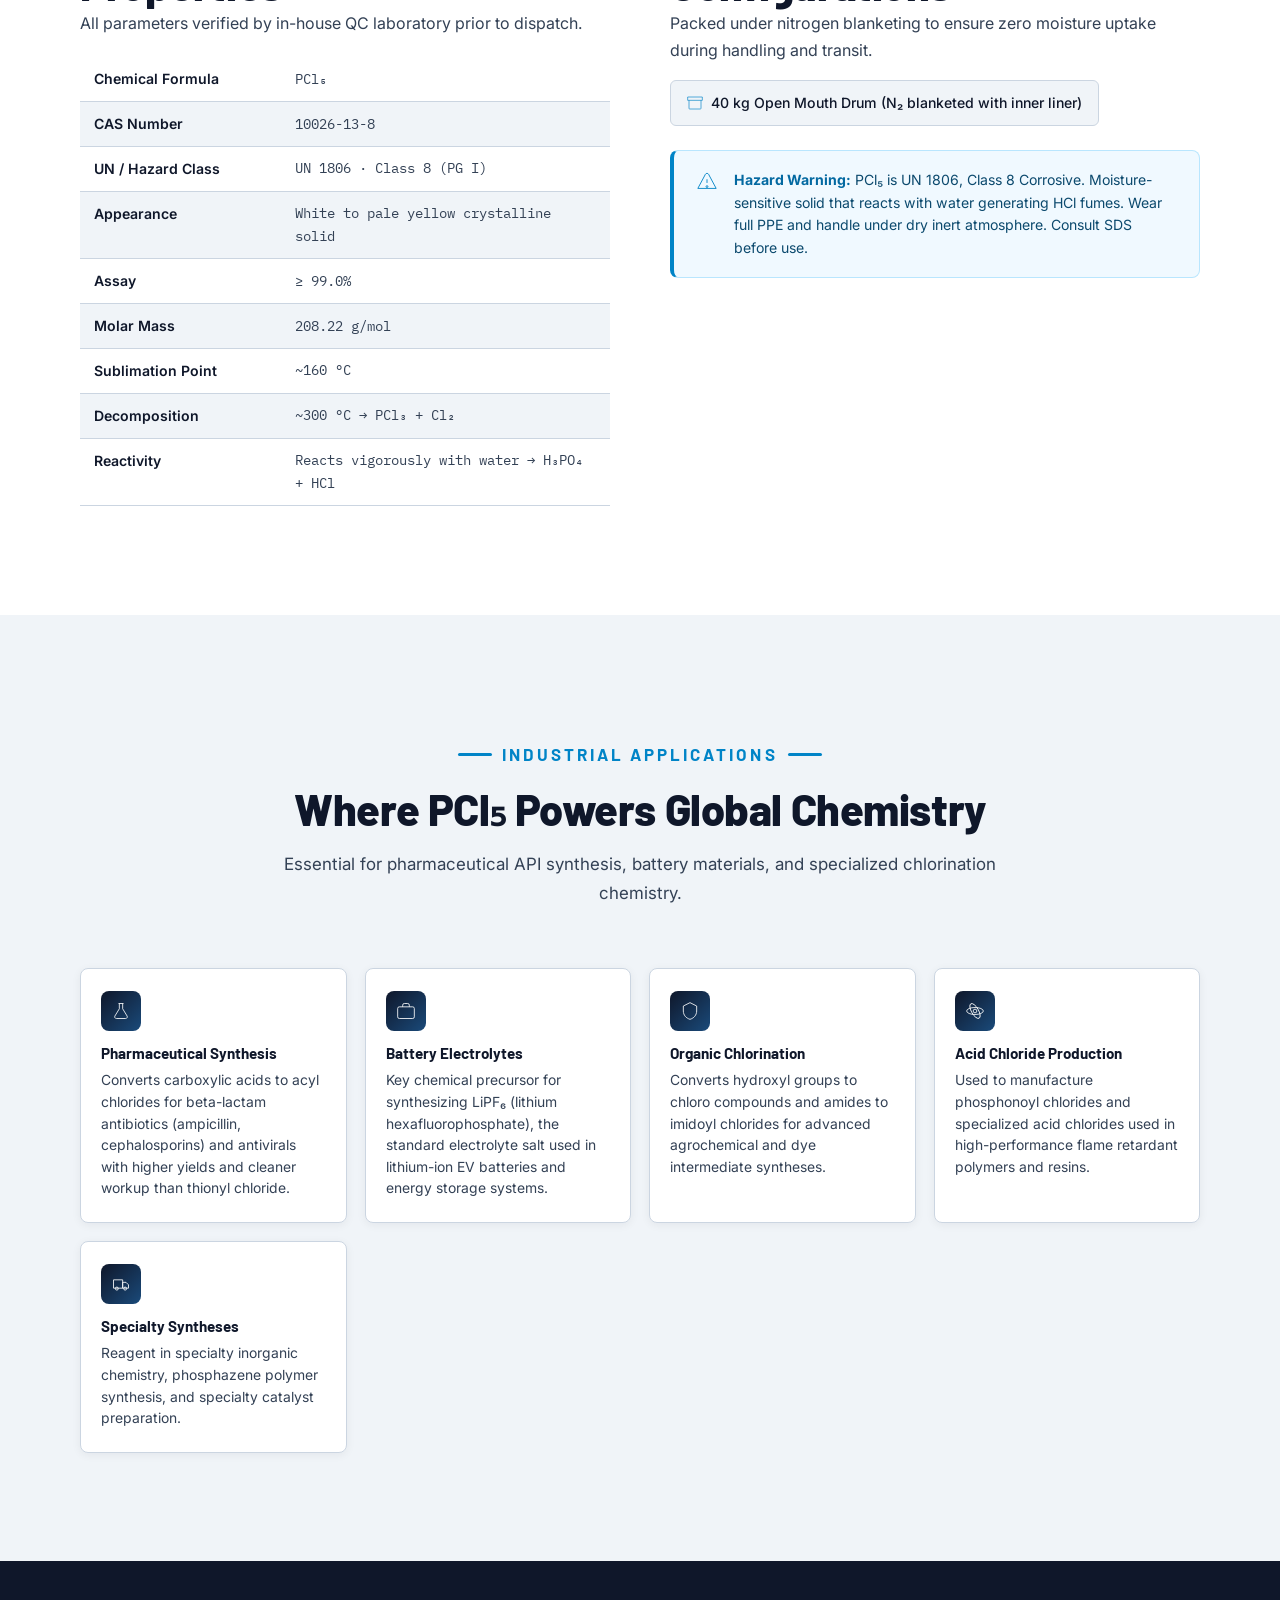
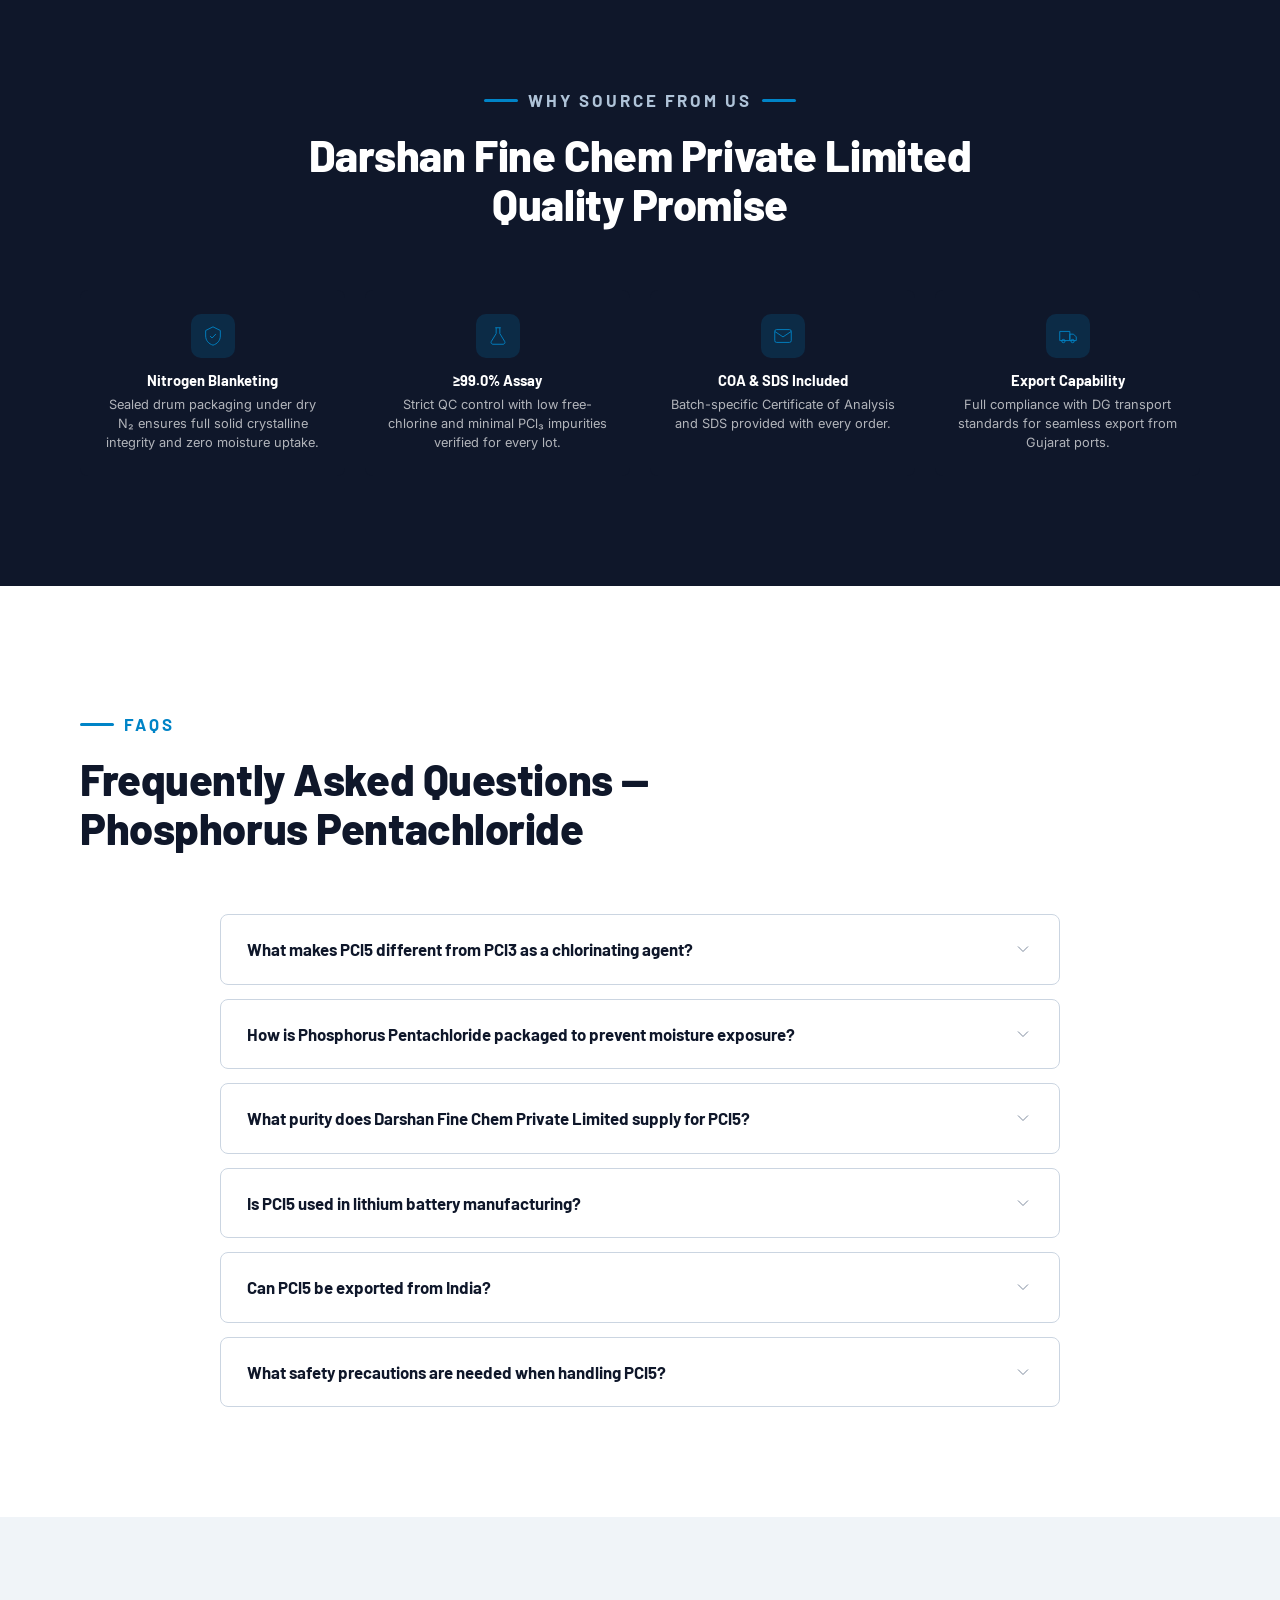
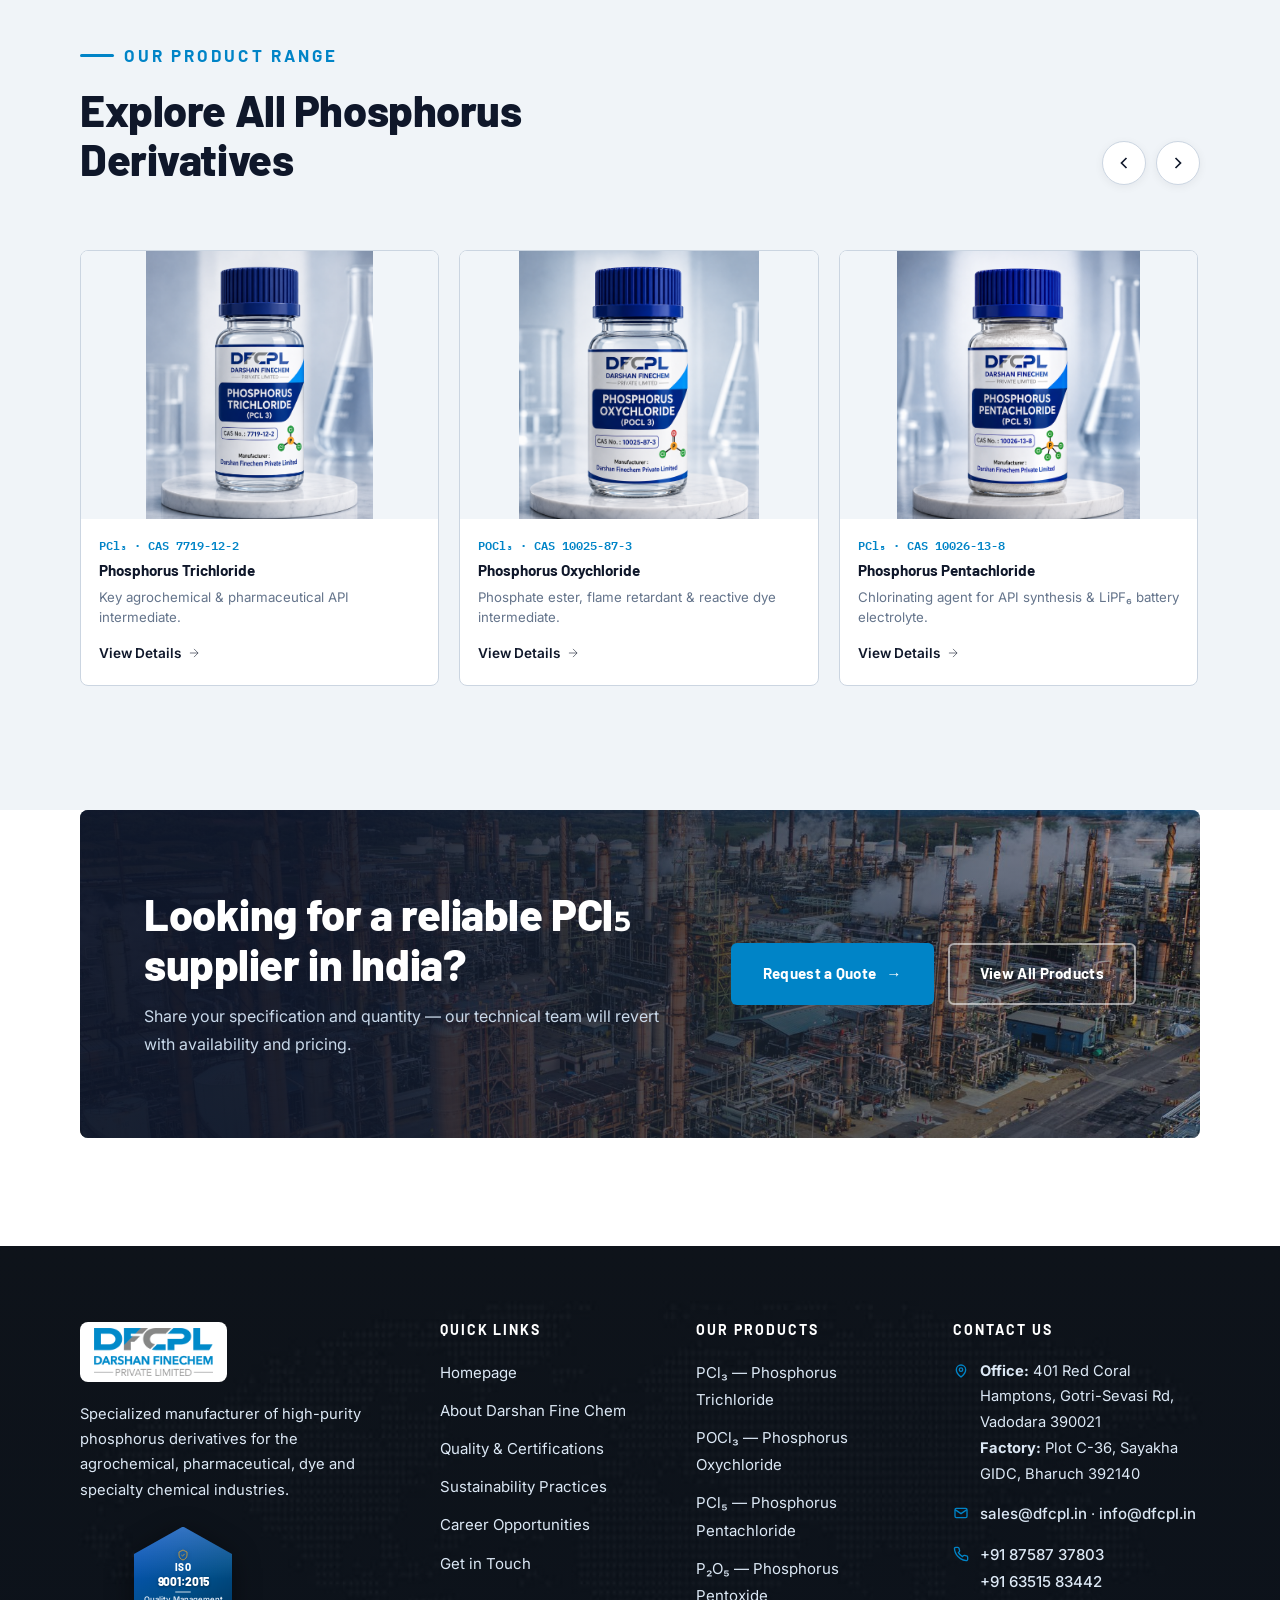
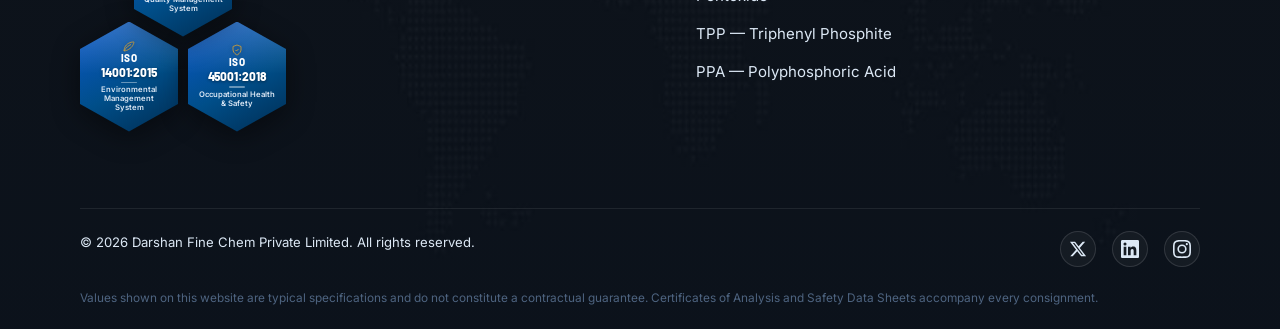
<file: product-phosphorus-pentachloride.html>
<!DOCTYPE html>
<html lang="en">

<head>
  <!-- Google tag (gtag.js) -->
  <script async src="https://www.googletagmanager.com/gtag/js?id=G-CTTGNB9CXZ"></script>
  <script>
    window.dataLayer = window.dataLayer || [];
    function gtag(){dataLayer.push(arguments);}
    gtag('js', new Date());

    gtag('config', 'G-CTTGNB9CXZ');
  </script>
  <meta charset="UTF-8">
  <meta name="viewport" content="width=device-width, initial-scale=1.0">
  <title>Phosphorus Pentachloride (PCl₅) Manufacturer in India | Darshan Fine Chem (DFCPL)</title>
  <meta name="description"
    content="Darshan Fine Chem Private Limited (DFCPL) manufactures Phosphorus Pentachloride (PCl₅, CAS 10026-13-8) with ≥99.0% assay. Premier chlorinating agent for pharma & battery electrolytes. Gujarat, India.">
  <link rel="canonical" href="https://www.dfcpl.in/product-phosphorus-pentachloride.html">
  <meta name="robots" content="index, follow, max-image-preview:large">
  <meta name="theme-color" content="#0084C7">
  <meta property="og:type" content="product">
  <meta property="og:site_name" content="Darshan Fine Chem (DFCPL)">
  <meta property="og:title"
    content="Phosphorus Pentachloride (PCl₅) Manufacturer in India | Darshan Fine Chem (DFCPL)">
  <meta property="og:description"
    content="High-purity PCl₅ (CAS 10026-13-8), ≥99.0% assay. Premier chlorinating agent for API synthesis & LiPF₆ battery electrolyte. Gujarat, India.">
  <meta property="og:url" content="https://www.dfcpl.in/product-phosphorus-pentachloride.html">
  <meta property="og:image" content="https://www.dfcpl.in/assets/img/product-pcl5.png">
  <meta name="twitter:card" content="summary_large_image">
  <link rel="preconnect" href="https://fonts.googleapis.com">
  <link rel="preconnect" href="https://fonts.gstatic.com" crossorigin>
  <link
    href="https://fonts.googleapis.com/css2?family=Barlow:wght@500;600;700;800&family=Inter:wght@400;500;600&family=IBM+Plex+Mono:wght@400;500&display=swap"
    rel="stylesheet">
  <link rel="stylesheet" href="css/style.css">
  <script type="application/ld+json">
  {
    "@context": "https://schema.org",
    "@graph": [
      {
        "@type": "BreadcrumbList",
        "itemListElement": [
          { "@type": "ListItem", "position": 1, "name": "Home", "item": "https://www.dfcpl.in/" },
          { "@type": "ListItem", "position": 2, "name": "Products", "item": "https://www.dfcpl.in/products.html" },
          { "@type": "ListItem", "position": 3, "name": "Phosphorus Pentachloride", "item": "https://www.dfcpl.in/product-phosphorus-pentachloride.html" }
        ]
      },
      {
        "@type": "Product",
        "name": "Phosphorus Pentachloride (PCl₅)",
        "url": "https://www.dfcpl.in/product-phosphorus-pentachloride.html",
        "image": "https://www.dfcpl.in/assets/img/product-pcl5.png",
        "description": "High-purity Phosphorus Pentachloride (PCl₅, CAS 10026-13-8). Assay ≥99.0%. Chlorinating agent for API synthesis, battery electrolytes, and acid chlorides.",
        "brand": {
          "@type": "Brand",
          "name": "Darshan Fine Chem Private Limited",
          "@id": "https://www.dfcpl.in/#organization"
        },
        "manufacturer": {
          "@type": "Organization",
          "name": "Darshan Fine Chem Private Limited",
          "@id": "https://www.dfcpl.in/#organization"
        },
        "offers": {
          "@type": "Offer",
          "url": "https://www.dfcpl.in/product-phosphorus-pentachloride.html",
          "priceCurrency": "INR",
          "price": "0",
          "priceValidUntil": "2027-12-31",
          "validFrom": "2024-01-01",
          "availability": "https://schema.org/InStock",
          "itemCondition": "https://schema.org/NewCondition",
          "seller": {
            "@type": "Organization",
            "name": "Darshan Fine Chem Private Limited",
            "@id": "https://www.dfcpl.in/#organization"
          },
          "hasMerchantReturnPolicy": {
            "@type": "MerchantReturnPolicy",
            "applicableCountry": "IN",
            "returnPolicyCategory": "https://schema.org/MerchantReturnNotPermitted"
          },
          "shippingDetails": {
            "@type": "OfferShippingDetails",
            "shippingRate": {
              "@type": "MonetaryAmount",
              "value": "0",
              "currency": "INR"
            },
            "shippingDestination": {
              "@type": "DefinedRegion",
              "addressCountry": "IN"
            }
          }
        },
        "additionalProperty": [
          { "@type": "PropertyValue", "name": "CAS Number", "value": "10026-13-8" },
          { "@type": "PropertyValue", "name": "UN Number", "value": "UN 1806" },
          { "@type": "PropertyValue", "name": "Assay", "value": "≥99.0%" }
        ]
      },
      {
        "@type": "FAQPage",
        "mainEntity": [
          { "@type": "Question", "name": "What makes PCl5 different from PCl3 as a chlorinating agent?", "acceptedAnswer": { "@type": "Answer", "text": "PCl₅ is a stronger chlorinating agent that converts carboxylic acids directly to acyl chlorides and chlorinates P=O bonds. PCl₃ is preferred for milder chlorinations and organophosphate synthesis." } },
          { "@type": "Question", "name": "How is Phosphorus Pentachloride packaged to prevent moisture exposure?", "acceptedAnswer": { "@type": "Answer", "text": "PCl₅ is packed in nitrogen-blanketed 40 kg Open Mouth Drums with inner polyethylene liners, sealed and tested for moisture isolation." } },
          { "@type": "Question", "name": "Is PCl5 used in lithium battery manufacturing?", "acceptedAnswer": { "@type": "Answer", "text": "Yes. PCl₅ is a key precursor for manufacturing LiPF₆ (lithium hexafluorophosphate), the primary electrolyte salt in lithium-ion batteries." } }
        ]
      }
    ]
  }
  </script>
  <link rel="icon" type="image/png" sizes="48x48" href="/favicon-48x48.png">
  <link rel="icon" type="image/png" sizes="32x32" href="/favicon-32x32.png">
  <link rel="icon" type="image/png" sizes="16x16" href="/favicon-16x16.png">
  <link rel="icon" type="image/svg+xml" href="/favicon.svg">
  <link rel="icon" type="image/x-icon" href="/favicon.ico">
  <link rel="icon" type="image/png" sizes="192x192" href="/android-chrome-192x192.png">
  <link rel="icon" type="image/png" sizes="512x512" href="/favicon.png">
  <link rel="apple-touch-icon" sizes="180x180" href="/apple-touch-icon.png">
  <link rel="manifest" href="/site.webmanifest">
</head>

<body>
  <a class="skip-link" href="#main">Skip to content</a>

  <div class="topbar">
    <div class="container topbar-inner">
      <a class="topbar-item" href="mailto:sales@dfcpl.in">
        <svg viewBox="0 0 24 24" fill="none" stroke="currentColor" stroke-width="2">
          <rect x="3" y="5" width="18" height="14" rx="2" />
          <path d="m3 7 9 6 9-6" />
        </svg>
        sales@dfcpl.in
      </a>
      <a class="topbar-item" href="tel:+918758737803">
        <svg viewBox="0 0 24 24" fill="none" stroke="currentColor" stroke-width="2">
          <path
            d="M22 16.9v3a2 2 0 0 1-2.2 2 19.8 19.8 0 0 1-8.6-3 19.5 19.5 0 0 1-6-6 19.8 19.8 0 0 1-3-8.7A2 2 0 0 1 4.1 2h3a2 2 0 0 1 2 1.7c.13.96.36 1.9.7 2.8a2 2 0 0 1-.45 2.1L8.1 9.9a16 16 0 0 0 6 6l1.3-1.3a2 2 0 0 1 2.1-.45c.9.34 1.84.57 2.8.7a2 2 0 0 1 1.7 2.05Z" />
        </svg>
        +91 87587 37803
      </a>
    </div>
  </div>

  <header class="site-header">
    <div class="container header-inner">
      <a href="/" class="brand" aria-label="Darshan Fine Chem Private Limited — home">
        <img src="assets/img/dfcpl-logo.png" alt="DFCPL - Darshan Fine Chem Private Limited"
          style="height: 48px; width: auto;">
      </a>
      <nav class="main-nav" aria-label="Primary">
        <a href="/">Home</a>
        <a href="about.html">About Us</a>
        <div class="nav-dropdown">
          <a href="products.html" class="is-active" aria-current="page" aria-haspopup="true">
            Products
            <svg class="nav-chevron" viewBox="0 0 24 24" width="12" height="12" stroke="currentColor" fill="none"
              stroke-width="2.5">
              <polyline points="6 9 12 15 18 9" />
            </svg>
          </a>
          <div class="dropdown-menu">
            <a href="products.html" class="dropdown-header-link">All Products</a>
            <div class="dropdown-divider"></div>
            <a href="product-phosphorus-trichloride.html">Phosphorus Trichloride (PCl₃)</a>
            <a href="product-phosphorus-oxychloride.html">Phosphorus Oxychloride (POCl₃)</a>
            <a href="product-phosphorus-pentachloride.html">Phosphorus Pentachloride (PCl₅)</a>
            <a href="product-phosphorus-pentoxide.html">Phosphorus Pentoxide (P₂O₅)</a>
            <a href="product-triphenyl-phosphine.html">Triphenyl Phosphite (TPP)</a>
            <a href="product-polyphosphoric-acid.html">Polyphosphoric Acid (PPA)</a>
          </div>
        </div>
        <a href="quality.html">Quality</a>
        <a href="sustainability.html">Sustainability</a>
        <a href="careers.html">Careers</a>
        <a href="contact.html">Contact</a>
      </nav>
      <div class="header-cta">
        <a href="contact.html" class="btn btn--accent btn--sm">Request a Quote <span class="arrow"
            aria-hidden="true">&rarr;</span></a>
      </div>
      <button class="nav-toggle" type="button" aria-label="Toggle navigation"
        aria-expanded="false"><span></span></button>
    </div>
  </header>

  <main id="main">

    <!-- ===== PAGE HERO ===== -->
    <section class="page-hero">
      <div class="hero-bg" aria-hidden="true">
        <img src="assets/img/worker-machinery.jpg" alt="Phosphorus Pentachloride plant equipment">
      </div>
      <div class="container">
        <div class="page-hero-content">
          <nav class="breadcrumb" aria-label="Breadcrumb">
            <a href="/">Home</a> <span class="sep">/</span>
            <a href="products.html">Product Catalog</a> <span class="sep">/</span>
            <span aria-current="page">Phosphorus Pentachloride</span>
          </nav>
          <h1>Phosphorus Pentachloride (PCl&#8325;)</h1>
          <p class="lede">White to pale yellow crystalline chlorinating agent for API synthesis, battery electrolytes
            &amp; specialty chemicals.</p>
          <div class="chem-badges">
            <span class="chem-badge chem-badge--cas"><b>CAS</b> 10026-13-8</span>
            <span class="chem-badge chem-badge--un"><b>UN</b> 1806 &middot; Class 8</span>
            <span class="chem-badge"><b>Assay</b> &ge;99.0%</span>
          </div>
        </div>
      </div>
    </section>

    <!-- ===== PRODUCT INTRO ===== -->
    <section class="section section--sky">
      <div class="container">
        <div class="product-intro-grid">
          <div>
            <p class="eyebrow">Product Overview</p>
            <h2 class="h2">High-Potency Chlorinating Solid for Precision Synthesis</h2>
            <p>Phosphorus Pentachloride (PCl&#8325;) is a white to pale yellow crystalline solid and one of the most
              potent chlorinating reagents in organic chemistry. It is widely used to convert carboxylic acids to acyl
              chlorides, alcohols to alkyl chlorides, and amides to imidoyl chlorides.</p>
            <div class="btn-row" style="margin-top:24px">
              <a href="contact.html" class="btn btn--accent">Request a Custom Quote <span class="arrow">&rarr;</span></a>
              <a href="contact.html" class="btn btn--outline-navy">Request SDS / COA</a>
            </div>
          </div>
          <div class="product-intro-media">
            <img src="assets/img/product-pcl5.png"
              alt="High-purity Phosphorus Pentachloride PCl5 manufactured at Darshan Fine Chem Private Limited, Ankleshwar Gujarat India"
              fetchpriority="high">
            <span class="formula-overlay">PCl&#8325;</span>
          </div>
        </div>
      </div>
    </section>

    <!-- ===== SPECIFICATIONS ===== -->
    <section class="section">
      <div class="container">
        <div class="grid-2" style="gap:clamp(30px,5vw,60px);align-items:start">
          <div>
            <p class="eyebrow">Technical Specifications</p>
            <h2 class="h2">Physical &amp; Chemical Properties</h2>
            <p>All parameters verified by in-house QC laboratory prior to dispatch.</p>
            <table class="prop-table" style="margin-top:20px">
              <tbody>
                <tr>
                  <th scope="row">Chemical Formula</th>
                  <td>PCl&#8325;</td>
                </tr>
                <tr>
                  <th scope="row">CAS Number</th>
                  <td>10026-13-8</td>
                </tr>
                <tr>
                  <th scope="row">UN / Hazard Class</th>
                  <td>UN 1806 &middot; Class 8 (PG I)</td>
                </tr>
                <tr>
                  <th scope="row">Appearance</th>
                  <td>White to pale yellow crystalline solid</td>
                </tr>
                <tr>
                  <th scope="row">Assay</th>
                  <td>&ge; 99.0%</td>
                </tr>
                <tr>
                  <th scope="row">Molar Mass</th>
                  <td>208.22 g/mol</td>
                </tr>
                <tr>
                  <th scope="row">Sublimation Point</th>
                  <td>~160 &deg;C</td>
                </tr>
                <tr>
                  <th scope="row">Decomposition</th>
                  <td>~300 &deg;C &rarr; PCl&#8323; + Cl&#8322;</td>
                </tr>
                <tr>
                  <th scope="row">Reactivity</th>
                  <td>Reacts vigorously with water &rarr; H&#8323;PO&#8324; + HCl</td>
                </tr>
              </tbody>
            </table>
          </div>
          <div>
            <p class="eyebrow">Packaging &amp; Supply</p>
            <h2 class="h2">Flexible Supply Configurations</h2>
            <p>Packed under nitrogen blanketing to ensure zero moisture uptake during handling and transit.</p>
            <div class="packing-list">
              <span class="packing-option">
                <svg viewBox="0 0 24 24">
                  <path d="M21 8V20a1 1 0 0 1-1 1H4a1 1 0 0 1-1-1V8M1 3h22v5H1z" />
                </svg>
                40 kg Open Mouth Drum (N₂ blanketed with inner liner)
              </span>
            </div>
            <div class="safety-notice" style="margin-top:24px">
              <svg viewBox="0 0 24 24">
                <path d="M10.3 3.5 2 19h20L13.7 3.5a2 2 0 0 0-3.4 0Z" />
                <line x1="12" y1="9" x2="12" y2="13" />
                <circle cx="12" cy="17" r="1" />
              </svg>
              <p><strong>Hazard Warning:</strong> PCl&#8325; is UN 1806, Class 8 Corrosive. Moisture-sensitive solid
                that reacts with water generating HCl fumes. Wear full PPE and handle under dry inert atmosphere.
                Consult SDS before use.</p>
            </div>
          </div>
        </div>
      </div>
    </section>

    <!-- ===== APPLICATIONS ===== -->
    <section class="section section--sky">
      <div class="container">
        <div class="section-head section-head--center reveal">
          <p class="eyebrow">Industrial Applications</p>
          <h2 class="h2">Where PCl&#8325; Powers Global Chemistry</h2>
          <p>Essential for pharmaceutical API synthesis, battery materials, and specialized chlorination chemistry.</p>
        </div>
        <div class="app-sectors reveal">
          <div class="app-sector-card">
            <div class="app-sector-icon"><svg viewBox="0 0 24 24">
                <path d="M9 3h6M10 3v6.3L4.7 18a2 2 0 0 0 1.8 3h11a2 2 0 0 0 1.8-3L14 9.3V3" />
              </svg></div>
            <h4>Pharmaceutical Synthesis</h4>
            <p>Converts carboxylic acids to acyl chlorides for beta-lactam antibiotics (ampicillin, cephalosporins) and
              antivirals with higher yields and cleaner workup than thionyl chloride.</p>
          </div>
          <div class="app-sector-card">
            <div class="app-sector-icon"><svg viewBox="0 0 24 24">
                <rect x="2" y="7" width="20" height="14" rx="2" />
                <path d="M16 7V5a2 2 0 0 0-2-2h-4a2 2 0 0 0-2 2v2" />
              </svg></div>
            <h4>Battery Electrolytes</h4>
            <p>Key chemical precursor for synthesizing LiPF&#8326; (lithium hexafluorophosphate), the standard
              electrolyte salt used in lithium-ion EV batteries and energy storage systems.</p>
          </div>
          <div class="app-sector-card">
            <div class="app-sector-icon"><svg viewBox="0 0 24 24">
                <path d="M12 2 4 6v6c0 5 3.4 8.6 8 10 4.6-1.4 8-5 8-10V6l-8-4Z" />
              </svg></div>
            <h4>Organic Chlorination</h4>
            <p>Converts hydroxyl groups to chloro compounds and amides to imidoyl chlorides for advanced agrochemical
              and dye intermediate syntheses.</p>
          </div>
          <div class="app-sector-card">
            <div class="app-sector-icon"><svg viewBox="0 0 24 24">
                <circle cx="12" cy="12" r="2.2" />
                <ellipse cx="12" cy="12" rx="10" ry="4.2" />
                <ellipse cx="12" cy="12" rx="10" ry="4.2" transform="rotate(60 12 12)" />
              </svg></div>
            <h4>Acid Chloride Production</h4>
            <p>Used to manufacture phosphonoyl chlorides and specialized acid chlorides used in high-performance flame
              retardant polymers and resins.</p>
          </div>
          <div class="app-sector-card">
            <div class="app-sector-icon"><svg viewBox="0 0 24 24">
                <path d="M3 7h11v10H3zM14 10h4l3 3v4h-7z" />
                <circle cx="7" cy="17.5" r="1.8" />
                <circle cx="17" cy="17.5" r="1.8" />
              </svg></div>
            <h4>Specialty Syntheses</h4>
            <p>Reagent in specialty inorganic chemistry, phosphazene polymer synthesis, and specialty catalyst
              preparation.</p>
          </div>
        </div>
      </div>
    </section>

    <!-- ===== WHY US ===== -->
    <section class="section section--navy">
      <div class="container">
        <div class="section-head section-head--center reveal">
          <p class="eyebrow">Why Source from Us</p>
          <h2 class="h2" style="color:#fff">Darshan Fine Chem Private Limited Quality Promise</h2>
        </div>
        <div class="trust-pillars reveal">
          <div class="trust-pillar">
            <div class="pillar-icon"><svg viewBox="0 0 24 24">
                <path d="M12 2 4 6v6c0 5 3.4 8.6 8 10 4.6-1.4 8-5 8-10V6l-8-4Z" />
                <path d="m8.8 12 2.2 2.2 4.2-4.4" />
              </svg></div>
            <h4>Nitrogen Blanketing</h4>
            <p>Sealed drum packaging under dry N&#8322; ensures full solid crystalline integrity and zero moisture
              uptake.</p>
          </div>
          <div class="trust-pillar">
            <div class="pillar-icon"><svg viewBox="0 0 24 24">
                <path d="M9 3h6M10 3v6.3L4.7 18a2 2 0 0 0 1.8 3h11a2 2 0 0 0 1.8-3L14 9.3V3" />
              </svg></div>
            <h4>&ge;99.0% Assay</h4>
            <p>Strict QC control with low free-chlorine and minimal PCl&#8323; impurities verified for every lot.</p>
          </div>
          <div class="trust-pillar">
            <div class="pillar-icon"><svg viewBox="0 0 24 24">
                <rect x="3" y="5" width="18" height="14" rx="2" />
                <path d="m3 7 9 6 9-6" />
              </svg></div>
            <h4>COA &amp; SDS Included</h4>
            <p>Batch-specific Certificate of Analysis and SDS provided with every order.</p>
          </div>
          <div class="trust-pillar">
            <div class="pillar-icon"><svg viewBox="0 0 24 24">
                <path d="M3 7h11v10H3zM14 10h4l3 3v4h-7z" />
                <circle cx="7" cy="17.5" r="1.8" />
                <circle cx="17" cy="17.5" r="1.8" />
              </svg></div>
            <h4>Export Capability</h4>
            <p>Full compliance with DG transport standards for seamless export from Gujarat ports.</p>
          </div>
        </div>
      </div>
    </section>

    <!-- ===== FAQ ===== -->
    <section class="section">
      <div class="container">
        <div class="section-head reveal">
          <p class="eyebrow">FAQs</p>
          <h2 class="h2">Frequently Asked Questions — Phosphorus Pentachloride</h2>
        </div>
        <div class="faq-list reveal">
          <div class="faq-item">
            <button class="faq-question" aria-expanded="false" aria-controls="faq-pcl5-1">What makes PCl5 different from
              PCl3 as a chlorinating agent?<svg viewBox="0 0 24 24">
                <polyline points="6 9 12 15 18 9" />
              </svg></button>
            <div class="faq-answer" id="faq-pcl5-1">PCl₅ is a stronger chlorinating agent that converts carboxylic acids
              directly to acyl chlorides and chlorinates P=O bonds. PCl₃ is preferred for milder chlorinations and
              organophosphate pesticide synthesis.</div>
          </div>
          <div class="faq-item">
            <button class="faq-question" aria-expanded="false" aria-controls="faq-pcl5-2">How is Phosphorus
              Pentachloride packaged to prevent moisture exposure?<svg viewBox="0 0 24 24">
                <polyline points="6 9 12 15 18 9" />
              </svg></button>
            <div class="faq-answer" id="faq-pcl5-2">PCl₅ is packed in nitrogen-blanketed HDPE drums (25 kg or 50 kg)
              with inner polyethylene liners, sealed and tested for moisture isolation before dispatch.</div>
          </div>
          <div class="faq-item">
            <button class="faq-question" aria-expanded="false" aria-controls="faq-pcl5-3">What purity does Darshan Fine
              Chem Private Limited supply for PCl5?<svg viewBox="0 0 24 24">
                <polyline points="6 9 12 15 18 9" />
              </svg></button>
            <div class="faq-answer" id="faq-pcl5-3">Standard supply is &ge;99.0% assay with controlled levels of
              PCl&#8323; and free chlorine. Tighter specifications for battery-grade applications are available on
              request.</div>
          </div>
          <div class="faq-item">
            <button class="faq-question" aria-expanded="false" aria-controls="faq-pcl5-4">Is PCl5 used in lithium
              battery manufacturing?<svg viewBox="0 0 24 24">
                <polyline points="6 9 12 15 18 9" />
              </svg></button>
            <div class="faq-answer" id="faq-pcl5-4">Yes. PCl₅ is a key precursor in the production of LiPF&#8326;
              (lithium hexafluorophosphate), the primary electrolyte salt used in lithium-ion EV batteries.</div>
          </div>
          <div class="faq-item">
            <button class="faq-question" aria-expanded="false" aria-controls="faq-pcl5-5">Can PCl5 be exported from
              India?<svg viewBox="0 0 24 24">
                <polyline points="6 9 12 15 18 9" />
              </svg></button>
            <div class="faq-answer" id="faq-pcl5-5">Yes, PCl₅ is exported subject to applicable DGFT guidelines. End-use
              documentation may be required. Contact sales@dfcpl.in.</div>
          </div>
          <div class="faq-item">
            <button class="faq-question" aria-expanded="false" aria-controls="faq-pcl5-6">What safety precautions are
              needed when handling PCl5?<svg viewBox="0 0 24 24">
                <polyline points="6 9 12 15 18 9" />
              </svg></button>
            <div class="faq-answer" id="faq-pcl5-6">PCl₅ is corrosive and reacts with water generating HCl fumes. Wear
              full face shield, chemical-resistant gloves, and protective clothing. Handle under dry, ventilated
              conditions.</div>
          </div>
        </div>
      </div>
    </section>

    <!-- ===== OUR PRODUCT RANGE SLIDER ===== -->
    <section class="section section--sky">
      <div class="container">
        <div class="section-head section-head--split reveal">
          <div class="head-text">
            <p class="eyebrow">Our Product Range</p>
            <h2 class="h2">Explore All Phosphorus Derivatives</h2>
          </div>
          <div class="slider-controls">
            <button class="slider-btn slider-btn--prev" aria-label="Previous product">
              <svg viewBox="0 0 24 24" width="20" height="20" stroke="currentColor" fill="none" stroke-width="2">
                <path d="M15 18l-6-6 6-6" />
              </svg>
            </button>
            <button class="slider-btn slider-btn--next" aria-label="Next product">
              <svg viewBox="0 0 24 24" width="20" height="20" stroke="currentColor" fill="none" stroke-width="2">
                <path d="M9 18l6-6-6-6" />
              </svg>
            </button>
          </div>
        </div>
        <div class="product-slider-wrapper reveal">
          <div class="product-slider">
            <a class="related-card product-slider-card" href="product-phosphorus-trichloride.html">
              <div class="related-card-img"><img src="assets/img/product-pcl3.png" alt="Phosphorus Trichloride PCl3"
                  loading="lazy"></div>
              <div class="related-card-body">
                <span class="related-card-formula">PCl&#8323; &middot; CAS 7719-12-2</span>
                <h3>Phosphorus Trichloride</h3>
                <p>Key agrochemical &amp; pharmaceutical API intermediate.</p>
                <span class="related-card-link">View Details <svg viewBox="0 0 24 24" width="14" height="14"
                    stroke="currentColor" fill="none">
                    <path d="M5 12h14M12 5l7 7-7 7" />
                  </svg></span>
              </div>
            </a>
            <a class="related-card product-slider-card" href="product-phosphorus-oxychloride.html">
              <div class="related-card-img"><img src="assets/img/product-pocl3.png" alt="Phosphorus Oxychloride POCl3"
                  loading="lazy"></div>
              <div class="related-card-body">
                <span class="related-card-formula">POCl&#8323; &middot; CAS 10025-87-3</span>
                <h3>Phosphorus Oxychloride</h3>
                <p>Phosphate ester, flame retardant &amp; reactive dye intermediate.</p>
                <span class="related-card-link">View Details <svg viewBox="0 0 24 24" width="14" height="14"
                    stroke="currentColor" fill="none">
                    <path d="M5 12h14M12 5l7 7-7 7" />
                  </svg></span>
              </div>
            </a>
            <a class="related-card product-slider-card" href="product-phosphorus-pentachloride.html">
              <div class="related-card-img"><img src="assets/img/product-pcl5.png" alt="Phosphorus Pentachloride PCl5"
                  loading="lazy"></div>
              <div class="related-card-body">
                <span class="related-card-formula">PCl&#8325; &middot; CAS 10026-13-8</span>
                <h3>Phosphorus Pentachloride</h3>
                <p>Chlorinating agent for API synthesis &amp; LiPF&#8326; battery electrolyte.</p>
                <span class="related-card-link">View Details <svg viewBox="0 0 24 24" width="14" height="14"
                    stroke="currentColor" fill="none">
                    <path d="M5 12h14M12 5l7 7-7 7" />
                  </svg></span>
              </div>
            </a>
            <a class="related-card product-slider-card" href="product-phosphorus-pentoxide.html">
              <div class="related-card-img"><img src="assets/img/product-p2o5.png" alt="Phosphorus Pentoxide P2O5"
                  loading="lazy"></div>
              <div class="related-card-body">
                <span class="related-card-formula">P&#8322;O&#8325; &middot; CAS 1314-56-3</span>
                <h3>Phosphorus Pentoxide</h3>
                <p>Strongest industrial dehydrating agent &amp; precursor to PPA.</p>
                <span class="related-card-link">View Details <svg viewBox="0 0 24 24" width="14" height="14"
                    stroke="currentColor" fill="none">
                    <path d="M5 12h14M12 5l7 7-7 7" />
                  </svg></span>
              </div>
            </a>
            <a class="related-card product-slider-card" href="product-triphenyl-phosphine.html">
              <div class="related-card-img"><img src="assets/img/product-tpp.png" alt="Triphenyl Phosphite TPP"
                  loading="lazy"></div>
              <div class="related-card-body">
                <span class="related-card-formula">TPP &middot; CAS 101-02-0</span>
                <h3>Triphenyl Phosphite</h3>
                <p>Polymer stabilizer, antioxidant &amp; chemical intermediate.</p>
                <span class="related-card-link">View Details <svg viewBox="0 0 24 24" width="14" height="14"
                    stroke="currentColor" fill="none">
                    <path d="M5 12h14M12 5l7 7-7 7" />
                  </svg></span>
              </div>
            </a>
            <a class="related-card product-slider-card" href="product-polyphosphoric-acid.html">
              <div class="related-card-img"><img src="assets/img/product-ppa.png" alt="Polyphosphoric Acid PPA"
                  loading="lazy"></div>
              <div class="related-card-body">
                <span class="related-card-formula">PPA &middot; CAS 8017-16-1</span>
                <h3>Polyphosphoric Acid</h3>
                <p>Cyclization reagent for pharma heterocycles &amp; bitumen modifier.</p>
                <span class="related-card-link">View Details <svg viewBox="0 0 24 24" width="14" height="14"
                    stroke="currentColor" fill="none">
                    <path d="M5 12h14M12 5l7 7-7 7" />
                  </svg></span>
              </div>
            </a>
          </div>
        </div>
      </div>
    </section>

    <!-- ===== CTA ===== -->
    <section class="section" style="padding-top:0">
      <div class="container">
        <div class="cta-band reveal">
          <img class="cta-bg" src="assets/img/aerial-plant.jpg" alt="Darshan Fine Chem phosphorus derivatives manufacturing plant" loading="lazy">
          <div class="cta-inner">
            <div>
              <h2 class="h2">Looking for a reliable PCl&#8325; supplier in India?</h2>
              <p>Share your specification and quantity — our technical team will revert with availability and pricing.
              </p>
            </div>
            <div class="cta-actions">
              <a href="contact.html" class="btn btn--accent">Request a Quote <span class="arrow">&rarr;</span></a>
              <a href="products.html" class="btn btn--outline">View All Products</a>
            </div>
          </div>
        </div>
      </div>
    </section>

  </main>

  <!-- ============ FOOTER ============ -->
  <footer class="site-footer">
    <div class="container">
      <div class="footer-grid">
        <div class="footer-brand">
          <a href="/" class="brand" aria-label="Darshan Fine Chem Private Limited — home">
            <div class="footer-logo-wrap">
              <img src="assets/img/dfcpl-logo.png" alt="DFCPL - Darshan Fine Chem Private Limited"
                style="height: 48px; width: auto; display: block;">
            </div>
          </a>
          <p>Specialized manufacturer of high-purity phosphorus derivatives for the agrochemical, pharmaceutical, dye
            and specialty chemical industries.</p>
          <div class="footer-iso-cert">
            <div class="footer-iso-row footer-iso-row--top">
              <div class="footer-iso-card" title="ISO 9001:2015 - Quality Management System">
                <div class="footer-iso-inner">
                  <svg class="footer-iso-icon" viewBox="0 0 24 24" fill="none" stroke="currentColor" stroke-width="1.8">
                    <path d="M12 2 4 6v6c0 5 3.4 8.6 8 10 4.6-1.4 8-5 8-10V6l-8-4Z" />
                    <path d="m8.8 12 2.2 2.2 4.2-4.4" />
                  </svg>
                  <div class="footer-iso-title">ISO</div>
                  <div class="footer-iso-num">9001:2015</div>
                  <div class="footer-iso-div"></div>
                  <div class="footer-iso-sub">Quality Management System</div>
                </div>
              </div>
            </div>
            <div class="footer-iso-row footer-iso-row--bottom">
              <div class="footer-iso-card" title="ISO 14001:2015 - Environmental Management System">
                <div class="footer-iso-inner">
                  <svg class="footer-iso-icon" viewBox="0 0 24 24" fill="none" stroke="currentColor" stroke-width="1.8">
                    <path d="M2 22s0-9 7-14 13-4 13-4-1 8-8 13-12 5-12 5Z" />
                    <path d="M2 22c4-7 9-11 14-13" />
                  </svg>
                  <div class="footer-iso-title">ISO</div>
                  <div class="footer-iso-num">14001:2015</div>
                  <div class="footer-iso-div"></div>
                  <div class="footer-iso-sub">Environmental Management System</div>
                </div>
              </div>
              <div class="footer-iso-card" title="ISO 45001:2018 - Occupational Health & Safety Management System">
                <div class="footer-iso-inner">
                  <svg class="footer-iso-icon" viewBox="0 0 24 24" fill="none" stroke="currentColor" stroke-width="1.8">
                    <path d="M12 22s8-4 8-10V5l-8-3-8 3v7c0 6 8 10 8 10z" />
                    <path d="m9 12 2 2 4-4" />
                  </svg>
                  <div class="footer-iso-title">ISO</div>
                  <div class="footer-iso-num">45001:2018</div>
                  <div class="footer-iso-div"></div>
                  <div class="footer-iso-sub">Occupational Health &amp; Safety</div>
                </div>
              </div>
            </div>
          </div>
        </div>
        <div class="footer-col">
          <h3>Quick Links</h3>
          <ul>
            <li><a href="/">Homepage</a></li>
            <li><a href="about.html">About Darshan Fine Chem</a></li>
            <li><a href="quality.html">Quality &amp; Certifications</a></li>
            <li><a href="sustainability.html">Sustainability Practices</a></li>
            <li><a href="careers.html">Career Opportunities</a></li>
            <li><a href="contact.html">Get in Touch</a></li>
          </ul>
        </div>
        <div class="footer-col">
          <h3>Our Products</h3>
          <ul>
            <li><a href="product-phosphorus-trichloride.html">PCl₃ — Phosphorus Trichloride</a></li>
            <li><a href="product-phosphorus-oxychloride.html">POCl₃ — Phosphorus Oxychloride</a></li>
            <li><a href="product-phosphorus-pentachloride.html">PCl₅ — Phosphorus Pentachloride</a></li>
            <li><a href="product-phosphorus-pentoxide.html">P₂O₅ — Phosphorus Pentoxide</a></li>
            <li><a href="product-triphenyl-phosphine.html">TPP — Triphenyl Phosphite</a></li>
            <li><a href="product-polyphosphoric-acid.html">PPA — Polyphosphoric Acid</a></li>
          </ul>
        </div>
        <div class="footer-col">
          <h3>Contact Us</h3>
          <div class="footer-contact-line">
            <svg viewBox="0 0 24 24" fill="none" stroke="currentColor" stroke-width="2">
              <path d="M12 21s-7-5.5-7-11a7 7 0 0 1 14 0c0 5.5-7 11-7 11Z" />
              <circle cx="12" cy="10" r="2.6" />
            </svg>
            <address><b>Office:</b> 401 Red Coral Hamptons, Gotri-Sevasi Rd, Vadodara 390021<br><b>Factory:</b> Plot
              C-36, Sayakha GIDC, Bharuch 392140</address>
          </div>
          <div class="footer-contact-line">
            <svg viewBox="0 0 24 24" fill="none" stroke="currentColor" stroke-width="2">
              <rect x="3" y="5" width="18" height="14" rx="2" />
              <path d="m3 7 9 6 9-6" />
            </svg>
            <address><a href="mailto:sales@dfcpl.in">sales@dfcpl.in</a> &middot; <a
                href="mailto:info@dfcpl.in">info@dfcpl.in</a></address>
          </div>
          <div class="footer-contact-line">
            <svg viewBox="0 0 24 24" fill="none" stroke="currentColor" stroke-width="2">
              <path
                d="M22 16.9v3a2 2 0 0 1-2.2 2 19.8 19.8 0 0 1-8.6-3 19.5 19.5 0 0 1-6-6 19.8 19.8 0 0 1-3-8.7A2 2 0 0 1 4.1 2h3a2 2 0 0 1 2 1.7c.13.96.36 1.9.7 2.8a2 2 0 0 1-.45 2.1L8.1 9.9a16 16 0 0 0 6 6l1.3-1.3a2 2 0 0 1 2.1-.45c.9.34 1.84.57 2.8.7a2 2 0 0 1 1.7 2.05Z" />
            </svg>
            <address><a href="tel:+918758737803">+91 87587 37803</a><br><a href="tel:+916351583442">+91 63515 83442</a>
            </address>
          </div>
        </div>
      </div>
      <div class="footer-bottom">
        <span>&copy; <span data-year>2026</span> Darshan Fine Chem Private Limited. All rights reserved.</span>
        <div class="footer-social">
          <a href="https://x.com/Darshanfinechem" target="_blank" rel="noopener noreferrer" aria-label="Follow us on X (Twitter)">
            <svg viewBox="0 0 24 24"><path d="M18.244 2.25h3.308l-7.227 8.26 8.502 11.24H16.17l-5.214-6.817L4.99 21.75H1.68l7.73-8.835L1.254 2.25H8.08l4.713 6.231zm-1.161 17.52h1.833L7.084 4.126H5.117z"/></svg>
          </a>
          <a href="https://www.linkedin.com/company/darshan-finechem-private-limited/" target="_blank" rel="noopener noreferrer" aria-label="Follow us on LinkedIn">
            <svg viewBox="0 0 24 24"><path d="M20.447 20.452h-3.554v-5.569c0-1.328-.027-3.037-1.852-3.037-1.853 0-2.136 1.445-2.136 2.939v5.667H9.351V9h3.414v1.561h.046c.477-.9 1.637-1.85 3.37-1.85 3.601 0 4.267 2.37 4.267 5.455v6.286zM5.337 7.433a2.062 2.062 0 0 1-2.063-2.065 2.064 2.064 0 1 1 2.063 2.065zm1.782 13.019H3.555V9h3.564v11.452zM22.225 0H1.771C.792 0 0 .774 0 1.729v20.542C0 23.227.792 24 1.771 24h20.451C23.2 24 24 23.227 24 22.271V1.729C24 .774 23.2 0 22.222 0h.003z"/></svg>
          </a>
          <a href="https://www.instagram.com/darshan_fine_chem_pvt_ltd" target="_blank" rel="noopener noreferrer" aria-label="Follow us on Instagram">
            <svg viewBox="0 0 24 24"><path d="M12 2.163c3.204 0 3.584.012 4.85.07 3.252.148 4.771 1.691 4.919 4.919.058 1.265.069 1.645.069 4.849 0 3.205-.012 3.584-.069 4.849-.149 3.225-1.664 4.771-4.919 4.919-1.266.058-1.644.07-4.85.07-3.204 0-3.584-.012-4.849-.07-3.26-.149-4.771-1.699-4.919-4.92-.058-1.265-.07-1.644-.07-4.849 0-3.204.013-3.583.07-4.849.149-3.227 1.664-4.771 4.919-4.919 1.266-.057 1.645-.069 4.849-.069zM12 0C8.741 0 8.333.014 7.053.072 2.695.272.273 2.69.073 7.052.014 8.333 0 8.741 0 12c0 3.259.014 3.668.072 4.948.2 4.358 2.618 6.78 6.98 6.98C8.333 23.986 8.741 24 12 24c3.259 0 3.668-.014 4.948-.072 4.354-.2 6.782-2.618 6.979-6.98.059-1.28.073-1.689.073-4.948 0-3.259-.014-3.667-.072-4.947-.196-4.354-2.617-6.78-6.979-6.98C15.668.014 15.259 0 12 0zm0 5.838a6.162 6.162 0 1 0 0 12.324 6.162 6.162 0 0 0 0-12.324zM12 16a4 4 0 1 1 0-8 4 4 0 0 1 0 8zm6.406-11.845a1.44 1.44 0 1 0 0 2.881 1.44 1.44 0 0 0 0-2.881z"/></svg>
          </a>
        </div>
      </div>
      <div class="footer-disclaimer">
        Values shown on this website are typical specifications and do not constitute a contractual guarantee.
        Certificates of Analysis and Safety Data Sheets accompany every consignment.
      </div>
    </div>
  </footer>

  <script src="js/main.js"></script>
</body>

</html>
</file>
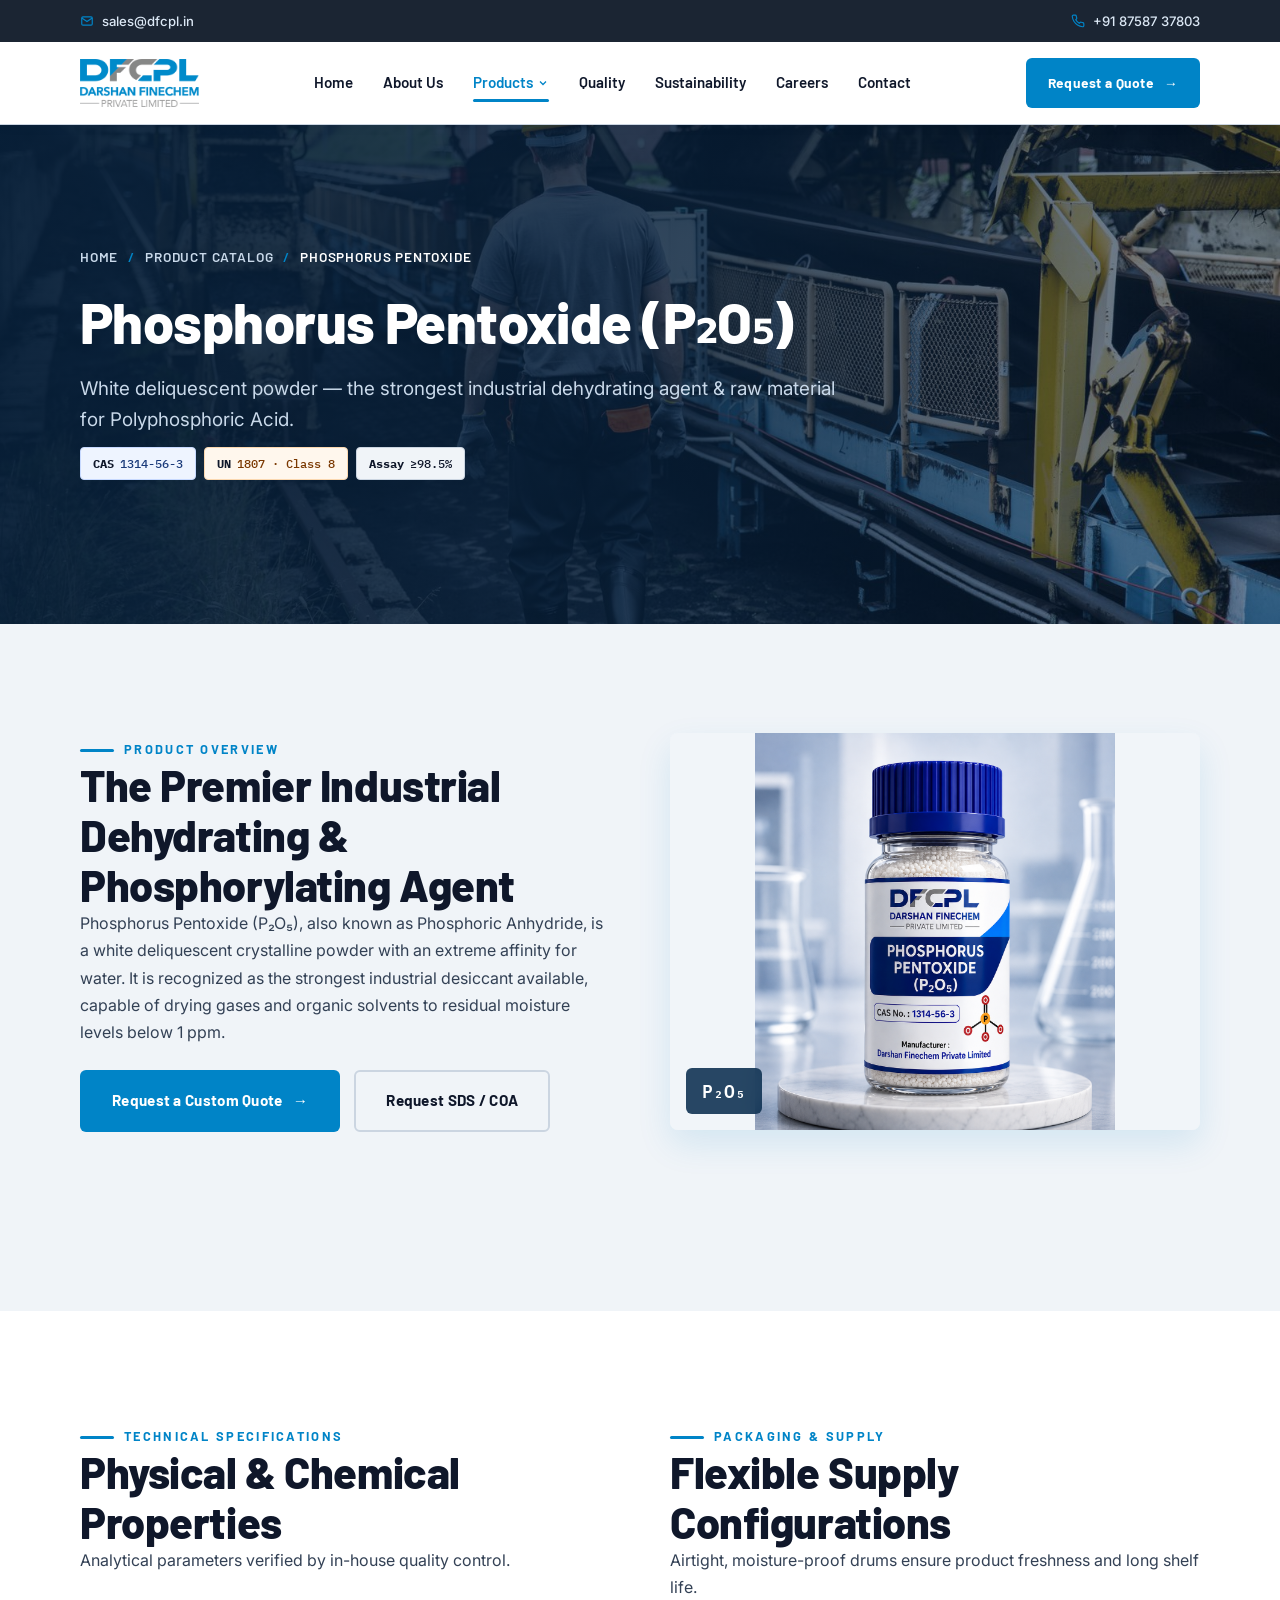
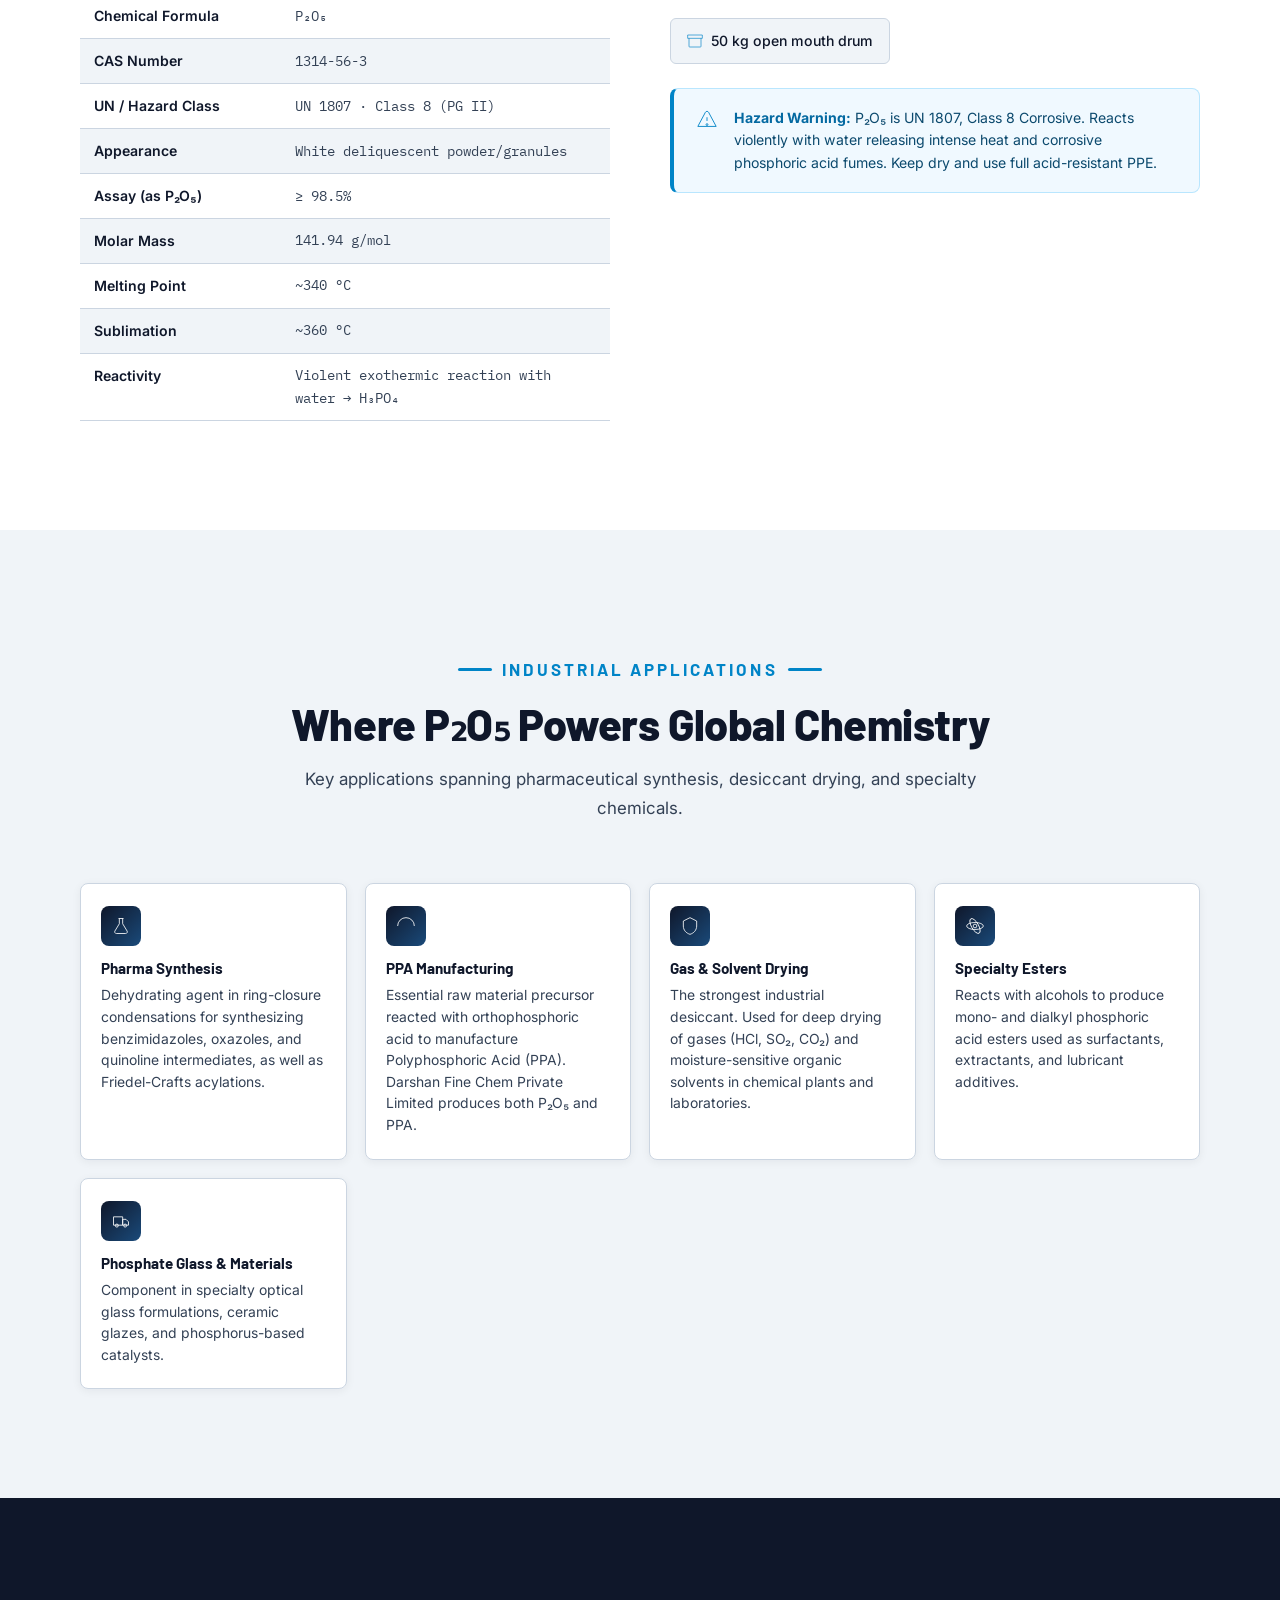
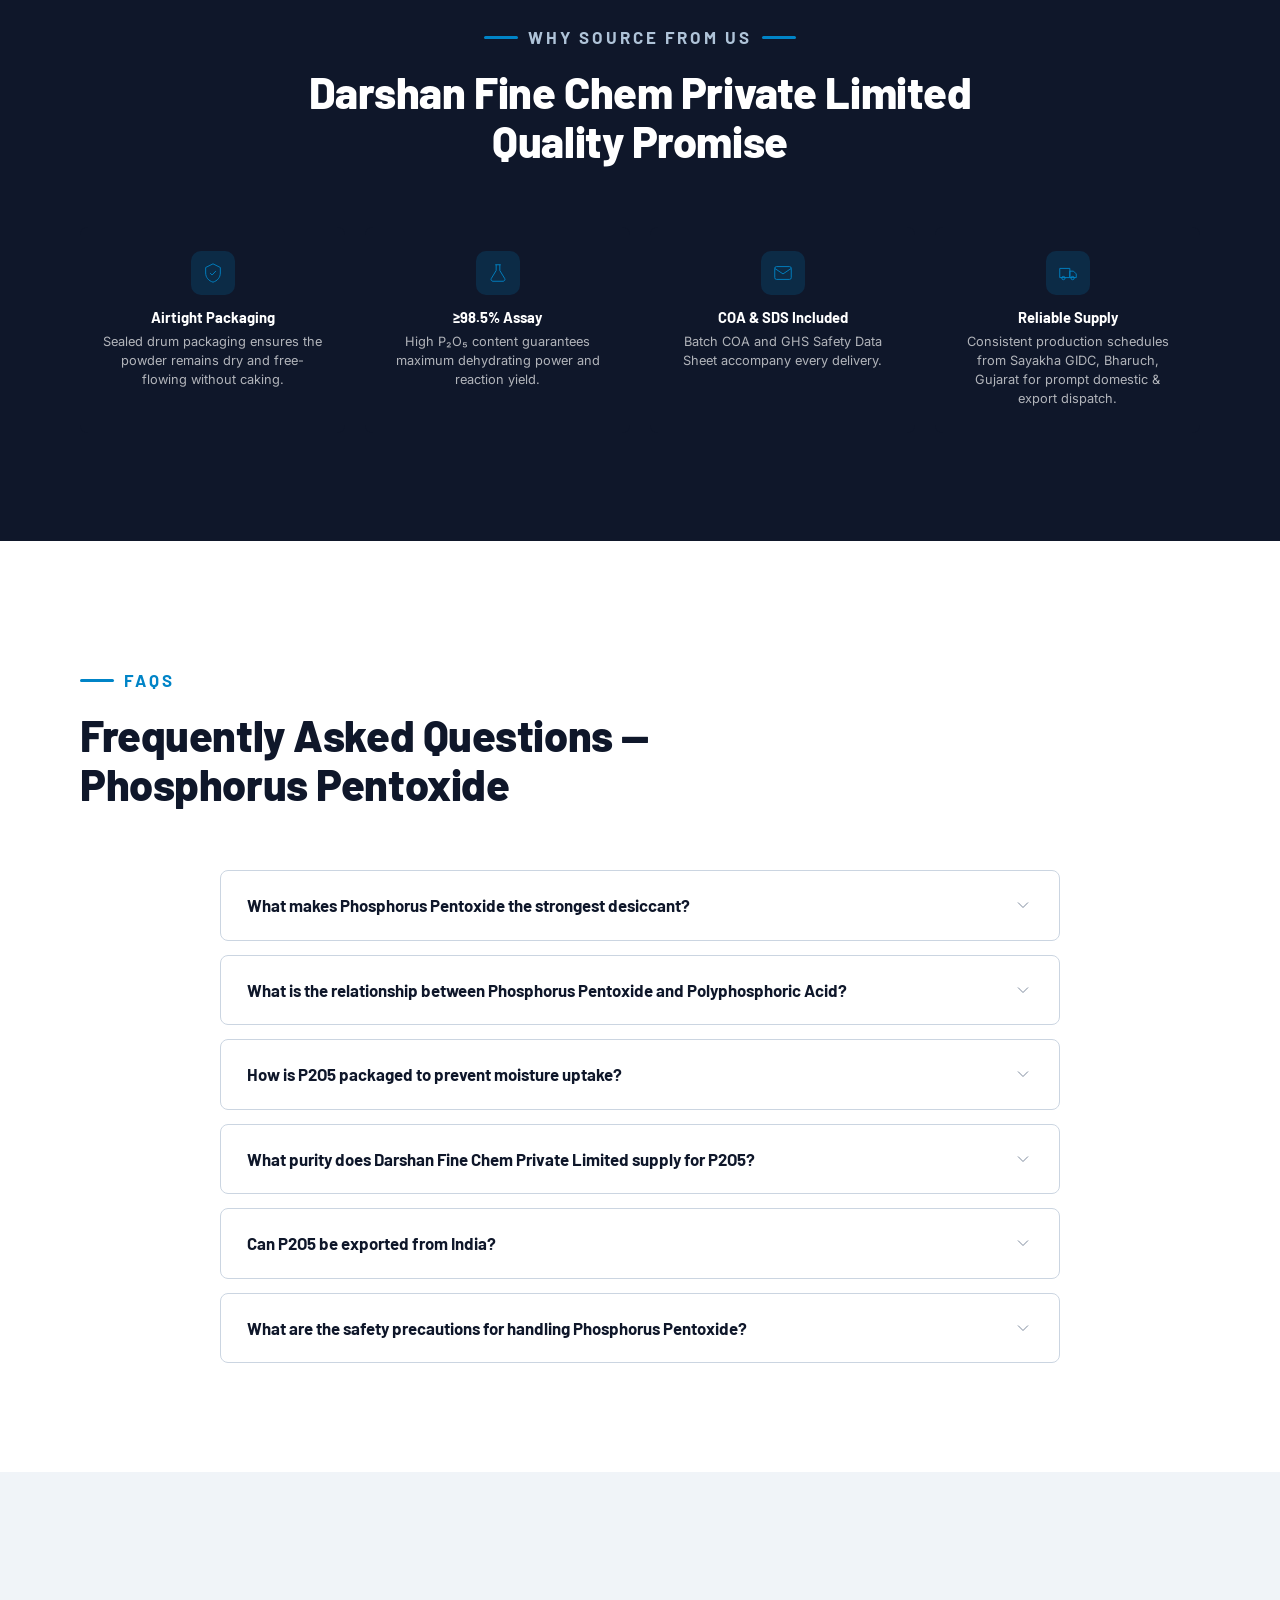
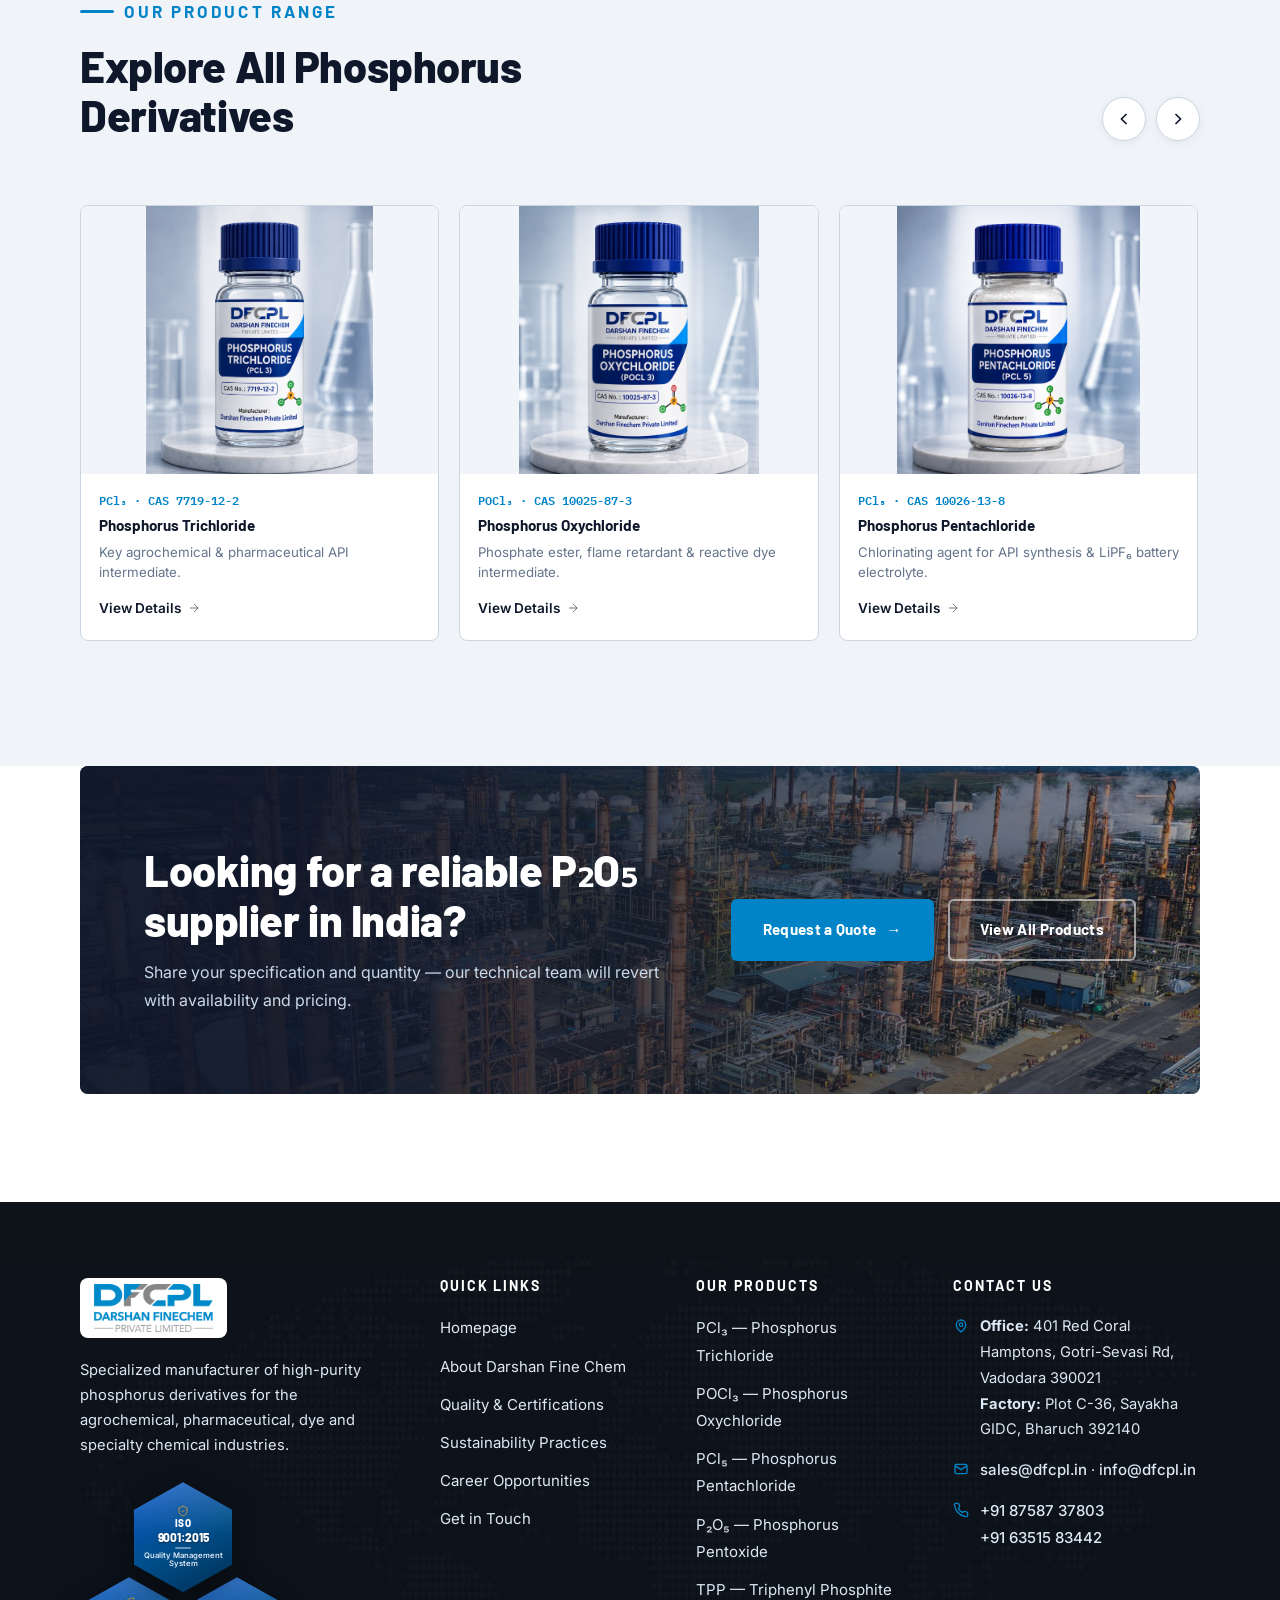
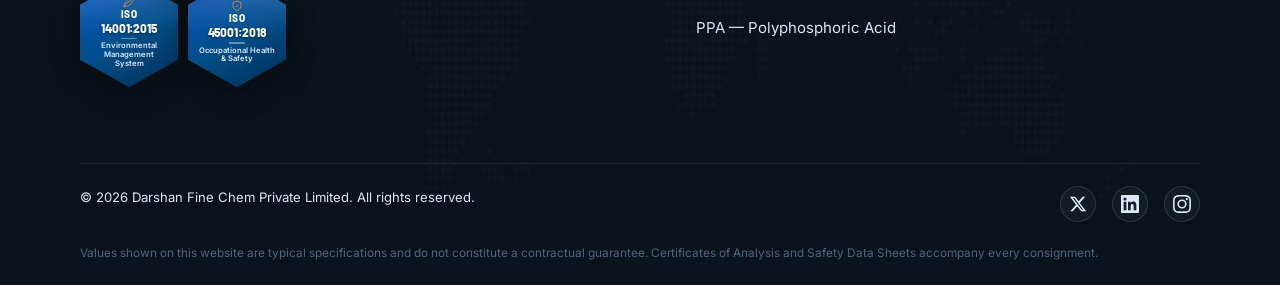
<file: product-phosphorus-pentoxide.html>
<!DOCTYPE html>
<html lang="en">

<head>
  <!-- Google tag (gtag.js) -->
  <script async src="https://www.googletagmanager.com/gtag/js?id=G-CTTGNB9CXZ"></script>
  <script>
    window.dataLayer = window.dataLayer || [];
    function gtag(){dataLayer.push(arguments);}
    gtag('js', new Date());

    gtag('config', 'G-CTTGNB9CXZ');
  </script>
  <meta charset="UTF-8">
  <meta name="viewport" content="width=device-width, initial-scale=1.0">
  <title>Phosphorus Pentoxide (P₂O₅) Manufacturer in India | Darshan Fine Chem (DFCPL)</title>
  <meta name="description"
    content="Darshan Fine Chem Private Limited (DFCPL) manufactures Phosphorus Pentoxide (P₂O₅ / Phosphoric Anhydride, CAS 1314-56-3) ≥98.5% assay. The strongest industrial dehydrating agent. Gujarat, India.">
  <link rel="canonical" href="https://www.dfcpl.in/product-phosphorus-pentoxide.html">
  <meta name="robots" content="index, follow, max-image-preview:large">
  <meta name="theme-color" content="#0084C7">
  <meta property="og:type" content="product">
  <meta property="og:site_name" content="Darshan Fine Chem (DFCPL)">
  <meta property="og:title"
    content="Phosphorus Pentoxide (P₂O₅) Manufacturer in India | Darshan Fine Chem (DFCPL)">
  <meta property="og:description"
    content="High-purity P₂O₅ (CAS 1314-56-3), ≥98.5% assay. Strongest industrial dehydrating agent & precursor for polyphosphoric acid. Gujarat, India.">
  <meta property="og:url" content="https://www.dfcpl.in/product-phosphorus-pentoxide.html">
  <meta property="og:image" content="https://www.dfcpl.in/assets/img/product-p2o5.png">
  <meta name="twitter:card" content="summary_large_image">
  <link rel="preconnect" href="https://fonts.googleapis.com">
  <link rel="preconnect" href="https://fonts.gstatic.com" crossorigin>
  <link
    href="https://fonts.googleapis.com/css2?family=Barlow:wght@500;600;700;800&family=Inter:wght@400;500;600&family=IBM+Plex+Mono:wght@400;500&display=swap"
    rel="stylesheet">
  <link rel="stylesheet" href="css/style.css">
  <script type="application/ld+json">
  {
    "@context": "https://schema.org",
    "@graph": [
      {
        "@type": "BreadcrumbList",
        "itemListElement": [
          { "@type": "ListItem", "position": 1, "name": "Home", "item": "https://www.dfcpl.in/" },
          { "@type": "ListItem", "position": 2, "name": "Products", "item": "https://www.dfcpl.in/products.html" },
          { "@type": "ListItem", "position": 3, "name": "Phosphorus Pentoxide", "item": "https://www.dfcpl.in/product-phosphorus-pentoxide.html" }
        ]
      },
      {
        "@type": "Product",
        "name": "Phosphorus Pentoxide (P₂O₅)",
        "url": "https://www.dfcpl.in/product-phosphorus-pentoxide.html",
        "image": "https://www.dfcpl.in/assets/img/product-p2o5.png",
        "description": "High-purity Phosphorus Pentoxide (P₂O₅, CAS 1314-56-3). Assay ≥98.5%. Industrial dehydrating agent and precursor for polyphosphoric acid (PPA).",
        "brand": {
          "@type": "Brand",
          "name": "Darshan Fine Chem Private Limited",
          "@id": "https://www.dfcpl.in/#organization"
        },
        "manufacturer": {
          "@type": "Organization",
          "name": "Darshan Fine Chem Private Limited",
          "@id": "https://www.dfcpl.in/#organization"
        },
        "offers": {
          "@type": "Offer",
          "url": "https://www.dfcpl.in/product-phosphorus-pentoxide.html",
          "priceCurrency": "INR",
          "price": "0",
          "priceValidUntil": "2027-12-31",
          "validFrom": "2024-01-01",
          "availability": "https://schema.org/InStock",
          "itemCondition": "https://schema.org/NewCondition",
          "seller": {
            "@type": "Organization",
            "name": "Darshan Fine Chem Private Limited",
            "@id": "https://www.dfcpl.in/#organization"
          },
          "hasMerchantReturnPolicy": {
            "@type": "MerchantReturnPolicy",
            "applicableCountry": "IN",
            "returnPolicyCategory": "https://schema.org/MerchantReturnNotPermitted"
          },
          "shippingDetails": {
            "@type": "OfferShippingDetails",
            "shippingRate": {
              "@type": "MonetaryAmount",
              "value": "0",
              "currency": "INR"
            },
            "shippingDestination": {
              "@type": "DefinedRegion",
              "addressCountry": "IN"
            }
          }
        },
        "additionalProperty": [
          { "@type": "PropertyValue", "name": "CAS Number", "value": "1314-56-3" },
          { "@type": "PropertyValue", "name": "UN Number", "value": "UN 1807" },
          { "@type": "PropertyValue", "name": "Assay", "value": "≥98.5%" }
        ]
      },
      {
        "@type": "FAQPage",
        "mainEntity": [
          { "@type": "Question", "name": "What makes Phosphorus Pentoxide the strongest desiccant?", "acceptedAnswer": { "@type": "Answer", "text": "P₂O₅ reacts exothermically with water to form H₃PO₄, achieving residual moisture levels below 1 ppm — superior to silica gel, CaCl₂, or H₂SO₄." } },
          { "@type": "Question", "name": "How is P2O5 packaged to prevent moisture uptake?", "acceptedAnswer": { "@type": "Answer", "text": "P₂O₅ is packed in 50 kg open mouth drums with moisture-proof liners and nitrogen blanketing." } }
        ]
      }
    ]
  }
  </script>
  <link rel="icon" type="image/png" sizes="48x48" href="/favicon-48x48.png">
  <link rel="icon" type="image/png" sizes="32x32" href="/favicon-32x32.png">
  <link rel="icon" type="image/png" sizes="16x16" href="/favicon-16x16.png">
  <link rel="icon" type="image/svg+xml" href="/favicon.svg">
  <link rel="icon" type="image/x-icon" href="/favicon.ico">
  <link rel="icon" type="image/png" sizes="192x192" href="/android-chrome-192x192.png">
  <link rel="icon" type="image/png" sizes="512x512" href="/favicon.png">
  <link rel="apple-touch-icon" sizes="180x180" href="/apple-touch-icon.png">
  <link rel="manifest" href="/site.webmanifest">
</head>

<body>
  <a class="skip-link" href="#main">Skip to content</a>

  <div class="topbar">
    <div class="container topbar-inner">
      <a class="topbar-item" href="mailto:sales@dfcpl.in">
        <svg viewBox="0 0 24 24" fill="none" stroke="currentColor" stroke-width="2">
          <rect x="3" y="5" width="18" height="14" rx="2" />
          <path d="m3 7 9 6 9-6" />
        </svg>
        sales@dfcpl.in
      </a>
      <a class="topbar-item" href="tel:+918758737803">
        <svg viewBox="0 0 24 24" fill="none" stroke="currentColor" stroke-width="2">
          <path
            d="M22 16.9v3a2 2 0 0 1-2.2 2 19.8 19.8 0 0 1-8.6-3 19.5 19.5 0 0 1-6-6 19.8 19.8 0 0 1-3-8.7A2 2 0 0 1 4.1 2h3a2 2 0 0 1 2 1.7c.13.96.36 1.9.7 2.8a2 2 0 0 1-.45 2.1L8.1 9.9a16 16 0 0 0 6 6l1.3-1.3a2 2 0 0 1 2.1-.45c.9.34 1.84.57 2.8.7a2 2 0 0 1 1.7 2.05Z" />
        </svg>
        +91 87587 37803
      </a>
    </div>
  </div>

  <header class="site-header">
    <div class="container header-inner">
      <a href="/" class="brand" aria-label="Darshan Fine Chem Private Limited — home">
        <img src="assets/img/dfcpl-logo.png" alt="DFCPL - Darshan Fine Chem Private Limited"
          style="height: 48px; width: auto;">
      </a>
      <nav class="main-nav" aria-label="Primary">
        <a href="/">Home</a>
        <a href="about.html">About Us</a>
        <div class="nav-dropdown">
          <a href="products.html" class="is-active" aria-current="page" aria-haspopup="true">
            Products
            <svg class="nav-chevron" viewBox="0 0 24 24" width="12" height="12" stroke="currentColor" fill="none"
              stroke-width="2.5">
              <polyline points="6 9 12 15 18 9" />
            </svg>
          </a>
          <div class="dropdown-menu">
            <a href="products.html" class="dropdown-header-link">All Products</a>
            <div class="dropdown-divider"></div>
            <a href="product-phosphorus-trichloride.html">Phosphorus Trichloride (PCl₃)</a>
            <a href="product-phosphorus-oxychloride.html">Phosphorus Oxychloride (POCl₃)</a>
            <a href="product-phosphorus-pentachloride.html">Phosphorus Pentachloride (PCl₅)</a>
            <a href="product-phosphorus-pentoxide.html">Phosphorus Pentoxide (P₂O₅)</a>
            <a href="product-triphenyl-phosphine.html">Triphenyl Phosphite (TPP)</a>
            <a href="product-polyphosphoric-acid.html">Polyphosphoric Acid (PPA)</a>
          </div>
        </div>
        <a href="quality.html">Quality</a>
        <a href="sustainability.html">Sustainability</a>
        <a href="careers.html">Careers</a>
        <a href="contact.html">Contact</a>
      </nav>
      <div class="header-cta">
        <a href="contact.html" class="btn btn--accent btn--sm">Request a Quote <span class="arrow"
            aria-hidden="true">&rarr;</span></a>
      </div>
      <button class="nav-toggle" type="button" aria-label="Toggle navigation"
        aria-expanded="false"><span></span></button>
    </div>
  </header>

  <main id="main">

    <!-- ===== PAGE HERO ===== -->
    <section class="page-hero">
      <div class="hero-bg" aria-hidden="true">
        <img src="assets/img/worker-machinery.jpg" alt="Phosphorus Pentoxide synthesis and packaging">
      </div>
      <div class="container">
        <div class="page-hero-content">
          <nav class="breadcrumb" aria-label="Breadcrumb">
            <a href="/">Home</a> <span class="sep">/</span>
            <a href="products.html">Product Catalog</a> <span class="sep">/</span>
            <span aria-current="page">Phosphorus Pentoxide</span>
          </nav>
          <h1>Phosphorus Pentoxide (P&#8322;O&#8325;)</h1>
          <p class="lede">White deliquescent powder — the strongest industrial dehydrating agent &amp; raw material for
            Polyphosphoric Acid.</p>
          <div class="chem-badges">
            <span class="chem-badge chem-badge--cas"><b>CAS</b> 1314-56-3</span>
            <span class="chem-badge chem-badge--un"><b>UN</b> 1807 &middot; Class 8</span>
            <span class="chem-badge"><b>Assay</b> &ge;98.5%</span>
          </div>
        </div>
      </div>
    </section>

    <!-- ===== PRODUCT INTRO ===== -->
    <section class="section section--sky">
      <div class="container">
        <div class="product-intro-grid">
          <div>
            <p class="eyebrow">Product Overview</p>
            <h2 class="h2">The Premier Industrial Dehydrating &amp; Phosphorylating Agent</h2>
            <p>Phosphorus Pentoxide (P&#8322;O&#8325;), also known as Phosphoric Anhydride, is a white deliquescent
              crystalline powder with an extreme affinity for water. It is recognized as the strongest industrial
              desiccant available, capable of drying gases and organic solvents to residual moisture levels below 1 ppm.
            </p>
            <div class="btn-row" style="margin-top:24px">
              <a href="contact.html" class="btn btn--accent">Request a Custom Quote <span class="arrow">&rarr;</span></a>
              <a href="contact.html" class="btn btn--outline-navy">Request SDS / COA</a>
            </div>
          </div>
          <div class="product-intro-media">
            <img src="assets/img/product-p2o5.png"
              alt="High-purity Phosphorus Pentoxide P2O5 manufactured at Darshan Fine Chem Private Limited Gujarat India"
              fetchpriority="high">
            <span class="formula-overlay">P&#8322;O&#8325;</span>
          </div>
        </div>
      </div>
    </section>

    <!-- ===== SPECIFICATIONS ===== -->
    <section class="section">
      <div class="container">
        <div class="grid-2" style="gap:clamp(30px,5vw,60px);align-items:start">
          <div>
            <p class="eyebrow">Technical Specifications</p>
            <h2 class="h2">Physical &amp; Chemical Properties</h2>
            <p>Analytical parameters verified by in-house quality control.</p>
            <table class="prop-table" style="margin-top:20px">
              <tbody>
                <tr>
                  <th scope="row">Chemical Formula</th>
                  <td>P&#8322;O&#8325;</td>
                </tr>
                <tr>
                  <th scope="row">CAS Number</th>
                  <td>1314-56-3</td>
                </tr>
                <tr>
                  <th scope="row">UN / Hazard Class</th>
                  <td>UN 1807 &middot; Class 8 (PG II)</td>
                </tr>
                <tr>
                  <th scope="row">Appearance</th>
                  <td>White deliquescent powder/granules</td>
                </tr>
                <tr>
                  <th scope="row">Assay (as P₂O₅)</th>
                  <td>&ge; 98.5%</td>
                </tr>
                <tr>
                  <th scope="row">Molar Mass</th>
                  <td>141.94 g/mol</td>
                </tr>
                <tr>
                  <th scope="row">Melting Point</th>
                  <td>~340 &deg;C</td>
                </tr>
                <tr>
                  <th scope="row">Sublimation</th>
                  <td>~360 &deg;C</td>
                </tr>
                <tr>
                  <th scope="row">Reactivity</th>
                  <td>Violent exothermic reaction with water &rarr; H&#8323;PO&#8324;</td>
                </tr>
              </tbody>
            </table>
          </div>
          <div>
            <p class="eyebrow">Packaging &amp; Supply</p>
            <h2 class="h2">Flexible Supply Configurations</h2>
            <p>Airtight, moisture-proof drums ensure product freshness and long shelf life.</p>
            <div class="packing-list">
              <span class="packing-option">
                <svg viewBox="0 0 24 24">
                  <path d="M21 8V20a1 1 0 0 1-1 1H4a1 1 0 0 1-1-1V8M1 3h22v5H1z" />
                </svg>
                50 kg open mouth drum
              </span>
            </div>
            <div class="safety-notice" style="margin-top:24px">
              <svg viewBox="0 0 24 24">
                <path d="M10.3 3.5 2 19h20L13.7 3.5a2 2 0 0 0-3.4 0Z" />
                <line x1="12" y1="9" x2="12" y2="13" />
                <circle cx="12" cy="17" r="1" />
              </svg>
              <p><strong>Hazard Warning:</strong> P&#8322;O&#8325; is UN 1807, Class 8 Corrosive. Reacts violently with
                water releasing intense heat and corrosive phosphoric acid fumes. Keep dry and use full acid-resistant
                PPE.</p>
            </div>
          </div>
        </div>
      </div>
    </section>

    <!-- ===== APPLICATIONS ===== -->
    <section class="section section--sky">
      <div class="container">
        <div class="section-head section-head--center reveal">
          <p class="eyebrow">Industrial Applications</p>
          <h2 class="h2">Where P&#8322;O&#8325; Powers Global Chemistry</h2>
          <p>Key applications spanning pharmaceutical synthesis, desiccant drying, and specialty chemicals.</p>
        </div>
        <div class="app-sectors reveal">
          <div class="app-sector-card">
            <div class="app-sector-icon"><svg viewBox="0 0 24 24">
                <path d="M9 3h6M10 3v6.3L4.7 18a2 2 0 0 0 1.8 3h11a2 2 0 0 0 1.8-3L14 9.3V3" />
              </svg></div>
            <h4>Pharma Synthesis</h4>
            <p>Dehydrating agent in ring-closure condensations for synthesizing benzimidazoles, oxazoles, and quinoline
              intermediates, as well as Friedel-Crafts acylations.</p>
          </div>
          <div class="app-sector-card">
            <div class="app-sector-icon"><svg viewBox="0 0 24 24">
                <path d="M12 2a10 10 0 0 1 10 10M2 12A10 10 0 0 1 12 2" />
              </svg></div>
            <h4>PPA Manufacturing</h4>
            <p>Essential raw material precursor reacted with orthophosphoric acid to manufacture Polyphosphoric Acid
              (PPA). Darshan Fine Chem Private Limited produces both P&#8322;O&#8325; and PPA.</p>
          </div>
          <div class="app-sector-card">
            <div class="app-sector-icon"><svg viewBox="0 0 24 24">
                <path d="M12 2 4 6v6c0 5 3.4 8.6 8 10 4.6-1.4 8-5 8-10V6l-8-4Z" />
              </svg></div>
            <h4>Gas &amp; Solvent Drying</h4>
            <p>The strongest industrial desiccant. Used for deep drying of gases (HCl, SO&#8322;, CO&#8322;) and
              moisture-sensitive organic solvents in chemical plants and laboratories.</p>
          </div>
          <div class="app-sector-card">
            <div class="app-sector-icon"><svg viewBox="0 0 24 24">
                <circle cx="12" cy="12" r="2.2" />
                <ellipse cx="12" cy="12" rx="10" ry="4.2" />
                <ellipse cx="12" cy="12" rx="10" ry="4.2" transform="rotate(60 12 12)" />
              </svg></div>
            <h4>Specialty Esters</h4>
            <p>Reacts with alcohols to produce mono- and dialkyl phosphoric acid esters used as surfactants,
              extractants, and lubricant additives.</p>
          </div>
          <div class="app-sector-card">
            <div class="app-sector-icon"><svg viewBox="0 0 24 24">
                <path d="M3 7h11v10H3zM14 10h4l3 3v4h-7z" />
                <circle cx="7" cy="17.5" r="1.8" />
                <circle cx="17" cy="17.5" r="1.8" />
              </svg></div>
            <h4>Phosphate Glass &amp; Materials</h4>
            <p>Component in specialty optical glass formulations, ceramic glazes, and phosphorus-based catalysts.</p>
          </div>
        </div>
      </div>
    </section>

    <!-- ===== WHY US ===== -->
    <section class="section section--navy">
      <div class="container">
        <div class="section-head section-head--center reveal">
          <p class="eyebrow">Why Source from Us</p>
          <h2 class="h2" style="color:#fff">Darshan Fine Chem Private Limited Quality Promise</h2>
        </div>
        <div class="trust-pillars reveal">
          <div class="trust-pillar">
            <div class="pillar-icon"><svg viewBox="0 0 24 24">
                <path d="M12 2 4 6v6c0 5 3.4 8.6 8 10 4.6-1.4 8-5 8-10V6l-8-4Z" />
                <path d="m8.8 12 2.2 2.2 4.2-4.4" />
              </svg></div>
            <h4>Airtight Packaging</h4>
            <p>Sealed drum packaging ensures the powder remains dry and free-flowing without caking.</p>
          </div>
          <div class="trust-pillar">
            <div class="pillar-icon"><svg viewBox="0 0 24 24">
                <path d="M9 3h6M10 3v6.3L4.7 18a2 2 0 0 0 1.8 3h11a2 2 0 0 0 1.8-3L14 9.3V3" />
              </svg></div>
            <h4>&ge;98.5% Assay</h4>
            <p>High P&#8322;O&#8325; content guarantees maximum dehydrating power and reaction yield.</p>
          </div>
          <div class="trust-pillar">
            <div class="pillar-icon"><svg viewBox="0 0 24 24">
                <rect x="3" y="5" width="18" height="14" rx="2" />
                <path d="m3 7 9 6 9-6" />
              </svg></div>
            <h4>COA &amp; SDS Included</h4>
            <p>Batch COA and GHS Safety Data Sheet accompany every delivery.</p>
          </div>
          <div class="trust-pillar">
            <div class="pillar-icon"><svg viewBox="0 0 24 24">
                <path d="M3 7h11v10H3zM14 10h4l3 3v4h-7z" />
                <circle cx="7" cy="17.5" r="1.8" />
                <circle cx="17" cy="17.5" r="1.8" />
              </svg></div>
            <h4>Reliable Supply</h4>
            <p>Consistent production schedules from Sayakha GIDC, Bharuch, Gujarat for prompt domestic &amp; export
              dispatch.</p>
          </div>
        </div>
      </div>
    </section>

    <!-- ===== FAQ ===== -->
    <section class="section">
      <div class="container">
        <div class="section-head reveal">
          <p class="eyebrow">FAQs</p>
          <h2 class="h2">Frequently Asked Questions — Phosphorus Pentoxide</h2>
        </div>
        <div class="faq-list reveal">
          <div class="faq-item">
            <button class="faq-question" aria-expanded="false" aria-controls="faq-p2o5-1">What makes Phosphorus
              Pentoxide the strongest desiccant?<svg viewBox="0 0 24 24">
                <polyline points="6 9 12 15 18 9" />
              </svg></button>
            <div class="faq-answer" id="faq-p2o5-1">P&#8322;O&#8325; reacts exothermically with water to form
              H&#8323;PO&#8324;, achieving residual moisture levels below 1 ppm — superior to silica gel, CaCl&#8322;,
              or H&#8322;SO&#8324;.</div>
          </div>
          <div class="faq-item">
            <button class="faq-question" aria-expanded="false" aria-controls="faq-p2o5-2">What is the relationship
              between Phosphorus Pentoxide and Polyphosphoric Acid?<svg viewBox="0 0 24 24">
                <polyline points="6 9 12 15 18 9" />
              </svg></button>
            <div class="faq-answer" id="faq-p2o5-2">P&#8322;O&#8325; reacts with orthophosphoric acid
              (H&#8323;PO&#8324;) to form Polyphosphoric Acid (PPA). Darshan Fine Chem Private Limited manufactures both
              P&#8322;O&#8325; and PPA.</div>
          </div>
          <div class="faq-item">
            <button class="faq-question" aria-expanded="false" aria-controls="faq-p2o5-3">How is P2O5 packaged to
              prevent moisture uptake?<svg viewBox="0 0 24 24">
                <polyline points="6 9 12 15 18 9" />
              </svg></button>
            <div class="faq-answer" id="faq-p2o5-3">P&#8322;O&#8325; is packed in 50 kg open mouth drums with inner
              polyethylene liners and nitrogen blanketing.</div>
          </div>
          <div class="faq-item">
            <button class="faq-question" aria-expanded="false" aria-controls="faq-p2o5-4">What purity does Darshan Fine
              Chem Private Limited supply for P2O5?<svg viewBox="0 0 24 24">
                <polyline points="6 9 12 15 18 9" />
              </svg></button>
            <div class="faq-answer" id="faq-p2o5-4">Standard supply is &ge;98.5% assay as P&#8322;O&#8325;. Higher
              purity grades for pharma synthesis are available on request.</div>
          </div>
          <div class="faq-item">
            <button class="faq-question" aria-expanded="false" aria-controls="faq-p2o5-5">Can P2O5 be exported from
              India?<svg viewBox="0 0 24 24">
                <polyline points="6 9 12 15 18 9" />
              </svg></button>
            <div class="faq-answer" id="faq-p2o5-5">Yes. We supply domestically and for export. Contact
              sales@dfcpl.in with your required destination.</div>
          </div>
          <div class="faq-item">
            <button class="faq-question" aria-expanded="false" aria-controls="faq-p2o5-6">What are the safety
              precautions for handling Phosphorus Pentoxide?<svg viewBox="0 0 24 24">
                <polyline points="6 9 12 15 18 9" />
              </svg></button>
            <div class="faq-answer" id="faq-p2o5-6">P&#8322;O&#8325; reacts violently with water generating intense
              heat. Acid-resistant PPE, face shield, and SCBA are mandatory. Keep completely dry.</div>
          </div>
        </div>
      </div>
    </section>

    <!-- ===== OUR PRODUCT RANGE SLIDER ===== -->
    <section class="section section--sky">
      <div class="container">
        <div class="section-head section-head--split reveal">
          <div class="head-text">
            <p class="eyebrow">Our Product Range</p>
            <h2 class="h2">Explore All Phosphorus Derivatives</h2>
          </div>
          <div class="slider-controls">
            <button class="slider-btn slider-btn--prev" aria-label="Previous product">
              <svg viewBox="0 0 24 24" width="20" height="20" stroke="currentColor" fill="none" stroke-width="2">
                <path d="M15 18l-6-6 6-6" />
              </svg>
            </button>
            <button class="slider-btn slider-btn--next" aria-label="Next product">
              <svg viewBox="0 0 24 24" width="20" height="20" stroke="currentColor" fill="none" stroke-width="2">
                <path d="M9 18l6-6-6-6" />
              </svg>
            </button>
          </div>
        </div>
        <div class="product-slider-wrapper reveal">
          <div class="product-slider">
            <a class="related-card product-slider-card" href="product-phosphorus-trichloride.html">
              <div class="related-card-img"><img src="assets/img/product-pcl3.png" alt="Phosphorus Trichloride PCl3"
                  loading="lazy"></div>
              <div class="related-card-body">
                <span class="related-card-formula">PCl&#8323; &middot; CAS 7719-12-2</span>
                <h3>Phosphorus Trichloride</h3>
                <p>Key agrochemical &amp; pharmaceutical API intermediate.</p>
                <span class="related-card-link">View Details <svg viewBox="0 0 24 24" width="14" height="14"
                    stroke="currentColor" fill="none">
                    <path d="M5 12h14M12 5l7 7-7 7" />
                  </svg></span>
              </div>
            </a>
            <a class="related-card product-slider-card" href="product-phosphorus-oxychloride.html">
              <div class="related-card-img"><img src="assets/img/product-pocl3.png" alt="Phosphorus Oxychloride POCl3"
                  loading="lazy"></div>
              <div class="related-card-body">
                <span class="related-card-formula">POCl&#8323; &middot; CAS 10025-87-3</span>
                <h3>Phosphorus Oxychloride</h3>
                <p>Phosphate ester, flame retardant &amp; reactive dye intermediate.</p>
                <span class="related-card-link">View Details <svg viewBox="0 0 24 24" width="14" height="14"
                    stroke="currentColor" fill="none">
                    <path d="M5 12h14M12 5l7 7-7 7" />
                  </svg></span>
              </div>
            </a>
            <a class="related-card product-slider-card" href="product-phosphorus-pentachloride.html">
              <div class="related-card-img"><img src="assets/img/product-pcl5.png" alt="Phosphorus Pentachloride PCl5"
                  loading="lazy"></div>
              <div class="related-card-body">
                <span class="related-card-formula">PCl&#8325; &middot; CAS 10026-13-8</span>
                <h3>Phosphorus Pentachloride</h3>
                <p>Chlorinating agent for API synthesis &amp; LiPF&#8326; battery electrolyte.</p>
                <span class="related-card-link">View Details <svg viewBox="0 0 24 24" width="14" height="14"
                    stroke="currentColor" fill="none">
                    <path d="M5 12h14M12 5l7 7-7 7" />
                  </svg></span>
              </div>
            </a>
            <a class="related-card product-slider-card" href="product-phosphorus-pentoxide.html">
              <div class="related-card-img"><img src="assets/img/product-p2o5.png" alt="Phosphorus Pentoxide P2O5"
                  loading="lazy"></div>
              <div class="related-card-body">
                <span class="related-card-formula">P&#8322;O&#8325; &middot; CAS 1314-56-3</span>
                <h3>Phosphorus Pentoxide</h3>
                <p>Strongest industrial dehydrating agent &amp; precursor to PPA.</p>
                <span class="related-card-link">View Details <svg viewBox="0 0 24 24" width="14" height="14"
                    stroke="currentColor" fill="none">
                    <path d="M5 12h14M12 5l7 7-7 7" />
                  </svg></span>
              </div>
            </a>
            <a class="related-card product-slider-card" href="product-triphenyl-phosphine.html">
              <div class="related-card-img"><img src="assets/img/product-tpp.png" alt="Triphenyl Phosphite TPP"
                  loading="lazy"></div>
              <div class="related-card-body">
                <span class="related-card-formula">TPP &middot; CAS 101-02-0</span>
                <h3>Triphenyl Phosphite</h3>
                <p>Polymer stabilizer, antioxidant &amp; chemical intermediate.</p>
                <span class="related-card-link">View Details <svg viewBox="0 0 24 24" width="14" height="14"
                    stroke="currentColor" fill="none">
                    <path d="M5 12h14M12 5l7 7-7 7" />
                  </svg></span>
              </div>
            </a>
            <a class="related-card product-slider-card" href="product-polyphosphoric-acid.html">
              <div class="related-card-img"><img src="assets/img/product-ppa.png" alt="Polyphosphoric Acid PPA"
                  loading="lazy"></div>
              <div class="related-card-body">
                <span class="related-card-formula">PPA &middot; CAS 8017-16-1</span>
                <h3>Polyphosphoric Acid</h3>
                <p>Cyclization reagent for pharma heterocycles &amp; bitumen modifier.</p>
                <span class="related-card-link">View Details <svg viewBox="0 0 24 24" width="14" height="14"
                    stroke="currentColor" fill="none">
                    <path d="M5 12h14M12 5l7 7-7 7" />
                  </svg></span>
              </div>
            </a>
          </div>
        </div>
      </div>
    </section>

    <!-- ===== CTA ===== -->
    <section class="section" style="padding-top:0">
      <div class="container">
        <div class="cta-band reveal">
          <img class="cta-bg" src="assets/img/aerial-plant.jpg" alt="Darshan Fine Chem phosphorus derivatives manufacturing plant" loading="lazy">
          <div class="cta-inner">
            <div>
              <h2 class="h2">Looking for a reliable P&#8322;O&#8325; supplier in India?</h2>
              <p>Share your specification and quantity — our technical team will revert with availability and pricing.
              </p>
            </div>
            <div class="cta-actions">
              <a href="contact.html" class="btn btn--accent">Request a Quote <span class="arrow">&rarr;</span></a>
              <a href="products.html" class="btn btn--outline">View All Products</a>
            </div>
          </div>
        </div>
      </div>
    </section>

  </main>

  <!-- ============ FOOTER ============ -->
  <footer class="site-footer">
    <div class="container">
      <div class="footer-grid">
        <div class="footer-brand">
          <a href="/" class="brand" aria-label="Darshan Fine Chem Private Limited — home">
            <div class="footer-logo-wrap">
              <img src="assets/img/dfcpl-logo.png" alt="DFCPL - Darshan Fine Chem Private Limited"
                style="height: 48px; width: auto; display: block;">
            </div>
          </a>
          <p>Specialized manufacturer of high-purity phosphorus derivatives for the agrochemical, pharmaceutical, dye
            and specialty chemical industries.</p>
          <div class="footer-iso-cert">
            <div class="footer-iso-row footer-iso-row--top">
              <div class="footer-iso-card" title="ISO 9001:2015 - Quality Management System">
                <div class="footer-iso-inner">
                  <svg class="footer-iso-icon" viewBox="0 0 24 24" fill="none" stroke="currentColor" stroke-width="1.8">
                    <path d="M12 2 4 6v6c0 5 3.4 8.6 8 10 4.6-1.4 8-5 8-10V6l-8-4Z" />
                    <path d="m8.8 12 2.2 2.2 4.2-4.4" />
                  </svg>
                  <div class="footer-iso-title">ISO</div>
                  <div class="footer-iso-num">9001:2015</div>
                  <div class="footer-iso-div"></div>
                  <div class="footer-iso-sub">Quality Management System</div>
                </div>
              </div>
            </div>
            <div class="footer-iso-row footer-iso-row--bottom">
              <div class="footer-iso-card" title="ISO 14001:2015 - Environmental Management System">
                <div class="footer-iso-inner">
                  <svg class="footer-iso-icon" viewBox="0 0 24 24" fill="none" stroke="currentColor" stroke-width="1.8">
                    <path d="M2 22s0-9 7-14 13-4 13-4-1 8-8 13-12 5-12 5Z" />
                    <path d="M2 22c4-7 9-11 14-13" />
                  </svg>
                  <div class="footer-iso-title">ISO</div>
                  <div class="footer-iso-num">14001:2015</div>
                  <div class="footer-iso-div"></div>
                  <div class="footer-iso-sub">Environmental Management System</div>
                </div>
              </div>
              <div class="footer-iso-card" title="ISO 45001:2018 - Occupational Health & Safety Management System">
                <div class="footer-iso-inner">
                  <svg class="footer-iso-icon" viewBox="0 0 24 24" fill="none" stroke="currentColor" stroke-width="1.8">
                    <path d="M12 22s8-4 8-10V5l-8-3-8 3v7c0 6 8 10 8 10z" />
                    <path d="m9 12 2 2 4-4" />
                  </svg>
                  <div class="footer-iso-title">ISO</div>
                  <div class="footer-iso-num">45001:2018</div>
                  <div class="footer-iso-div"></div>
                  <div class="footer-iso-sub">Occupational Health &amp; Safety</div>
                </div>
              </div>
            </div>
          </div>
        </div>
        <div class="footer-col">
          <h3>Quick Links</h3>
          <ul>
            <li><a href="/">Homepage</a></li>
            <li><a href="about.html">About Darshan Fine Chem</a></li>
            <li><a href="quality.html">Quality &amp; Certifications</a></li>
            <li><a href="sustainability.html">Sustainability Practices</a></li>
            <li><a href="careers.html">Career Opportunities</a></li>
            <li><a href="contact.html">Get in Touch</a></li>
          </ul>
        </div>
        <div class="footer-col">
          <h3>Our Products</h3>
          <ul>
            <li><a href="product-phosphorus-trichloride.html">PCl₃ — Phosphorus Trichloride</a></li>
            <li><a href="product-phosphorus-oxychloride.html">POCl₃ — Phosphorus Oxychloride</a></li>
            <li><a href="product-phosphorus-pentachloride.html">PCl₅ — Phosphorus Pentachloride</a></li>
            <li><a href="product-phosphorus-pentoxide.html">P₂O₅ — Phosphorus Pentoxide</a></li>
            <li><a href="product-triphenyl-phosphine.html">TPP — Triphenyl Phosphite</a></li>
            <li><a href="product-polyphosphoric-acid.html">PPA — Polyphosphoric Acid</a></li>
          </ul>
        </div>
        <div class="footer-col">
          <h3>Contact Us</h3>
          <div class="footer-contact-line">
            <svg viewBox="0 0 24 24" fill="none" stroke="currentColor" stroke-width="2">
              <path d="M12 21s-7-5.5-7-11a7 7 0 0 1 14 0c0 5.5-7 11-7 11Z" />
              <circle cx="12" cy="10" r="2.6" />
            </svg>
            <address><b>Office:</b> 401 Red Coral Hamptons, Gotri-Sevasi Rd, Vadodara 390021<br><b>Factory:</b> Plot
              C-36, Sayakha GIDC, Bharuch 392140</address>
          </div>
          <div class="footer-contact-line">
            <svg viewBox="0 0 24 24" fill="none" stroke="currentColor" stroke-width="2">
              <rect x="3" y="5" width="18" height="14" rx="2" />
              <path d="m3 7 9 6 9-6" />
            </svg>
            <address><a href="mailto:sales@dfcpl.in">sales@dfcpl.in</a> &middot; <a
                href="mailto:info@dfcpl.in">info@dfcpl.in</a></address>
          </div>
          <div class="footer-contact-line">
            <svg viewBox="0 0 24 24" fill="none" stroke="currentColor" stroke-width="2">
              <path
                d="M22 16.9v3a2 2 0 0 1-2.2 2 19.8 19.8 0 0 1-8.6-3 19.5 19.5 0 0 1-6-6 19.8 19.8 0 0 1-3-8.7A2 2 0 0 1 4.1 2h3a2 2 0 0 1 2 1.7c.13.96.36 1.9.7 2.8a2 2 0 0 1-.45 2.1L8.1 9.9a16 16 0 0 0 6 6l1.3-1.3a2 2 0 0 1 2.1-.45c.9.34 1.84.57 2.8.7a2 2 0 0 1 1.7 2.05Z" />
            </svg>
            <address><a href="tel:+918758737803">+91 87587 37803</a><br><a href="tel:+916351583442">+91 63515 83442</a>
            </address>
          </div>
        </div>
      </div>
      <div class="footer-bottom">
        <span>&copy; <span data-year>2026</span> Darshan Fine Chem Private Limited. All rights reserved.</span>
        <div class="footer-social">
          <a href="https://x.com/Darshanfinechem" target="_blank" rel="noopener noreferrer" aria-label="Follow us on X (Twitter)">
            <svg viewBox="0 0 24 24"><path d="M18.244 2.25h3.308l-7.227 8.26 8.502 11.24H16.17l-5.214-6.817L4.99 21.75H1.68l7.73-8.835L1.254 2.25H8.08l4.713 6.231zm-1.161 17.52h1.833L7.084 4.126H5.117z"/></svg>
          </a>
          <a href="https://www.linkedin.com/company/darshan-finechem-private-limited/" target="_blank" rel="noopener noreferrer" aria-label="Follow us on LinkedIn">
            <svg viewBox="0 0 24 24"><path d="M20.447 20.452h-3.554v-5.569c0-1.328-.027-3.037-1.852-3.037-1.853 0-2.136 1.445-2.136 2.939v5.667H9.351V9h3.414v1.561h.046c.477-.9 1.637-1.85 3.37-1.85 3.601 0 4.267 2.37 4.267 5.455v6.286zM5.337 7.433a2.062 2.062 0 0 1-2.063-2.065 2.064 2.064 0 1 1 2.063 2.065zm1.782 13.019H3.555V9h3.564v11.452zM22.225 0H1.771C.792 0 0 .774 0 1.729v20.542C0 23.227.792 24 1.771 24h20.451C23.2 24 24 23.227 24 22.271V1.729C24 .774 23.2 0 22.222 0h.003z"/></svg>
          </a>
          <a href="https://www.instagram.com/darshan_fine_chem_pvt_ltd" target="_blank" rel="noopener noreferrer" aria-label="Follow us on Instagram">
            <svg viewBox="0 0 24 24"><path d="M12 2.163c3.204 0 3.584.012 4.85.07 3.252.148 4.771 1.691 4.919 4.919.058 1.265.069 1.645.069 4.849 0 3.205-.012 3.584-.069 4.849-.149 3.225-1.664 4.771-4.919 4.919-1.266.058-1.644.07-4.85.07-3.204 0-3.584-.012-4.849-.07-3.26-.149-4.771-1.699-4.919-4.92-.058-1.265-.07-1.644-.07-4.849 0-3.204.013-3.583.07-4.849.149-3.227 1.664-4.771 4.919-4.919 1.266-.057 1.645-.069 4.849-.069zM12 0C8.741 0 8.333.014 7.053.072 2.695.272.273 2.69.073 7.052.014 8.333 0 8.741 0 12c0 3.259.014 3.668.072 4.948.2 4.358 2.618 6.78 6.98 6.98C8.333 23.986 8.741 24 12 24c3.259 0 3.668-.014 4.948-.072 4.354-.2 6.782-2.618 6.979-6.98.059-1.28.073-1.689.073-4.948 0-3.259-.014-3.667-.072-4.947-.196-4.354-2.617-6.78-6.979-6.98C15.668.014 15.259 0 12 0zm0 5.838a6.162 6.162 0 1 0 0 12.324 6.162 6.162 0 0 0 0-12.324zM12 16a4 4 0 1 1 0-8 4 4 0 0 1 0 8zm6.406-11.845a1.44 1.44 0 1 0 0 2.881 1.44 1.44 0 0 0 0-2.881z"/></svg>
          </a>
        </div>
      </div>
      <div class="footer-disclaimer">
        Values shown on this website are typical specifications and do not constitute a contractual guarantee.
        Certificates of Analysis and Safety Data Sheets accompany every consignment.
      </div>
    </div>
  </footer>

  <script src="js/main.js"></script>
</body>

</html>
</file>
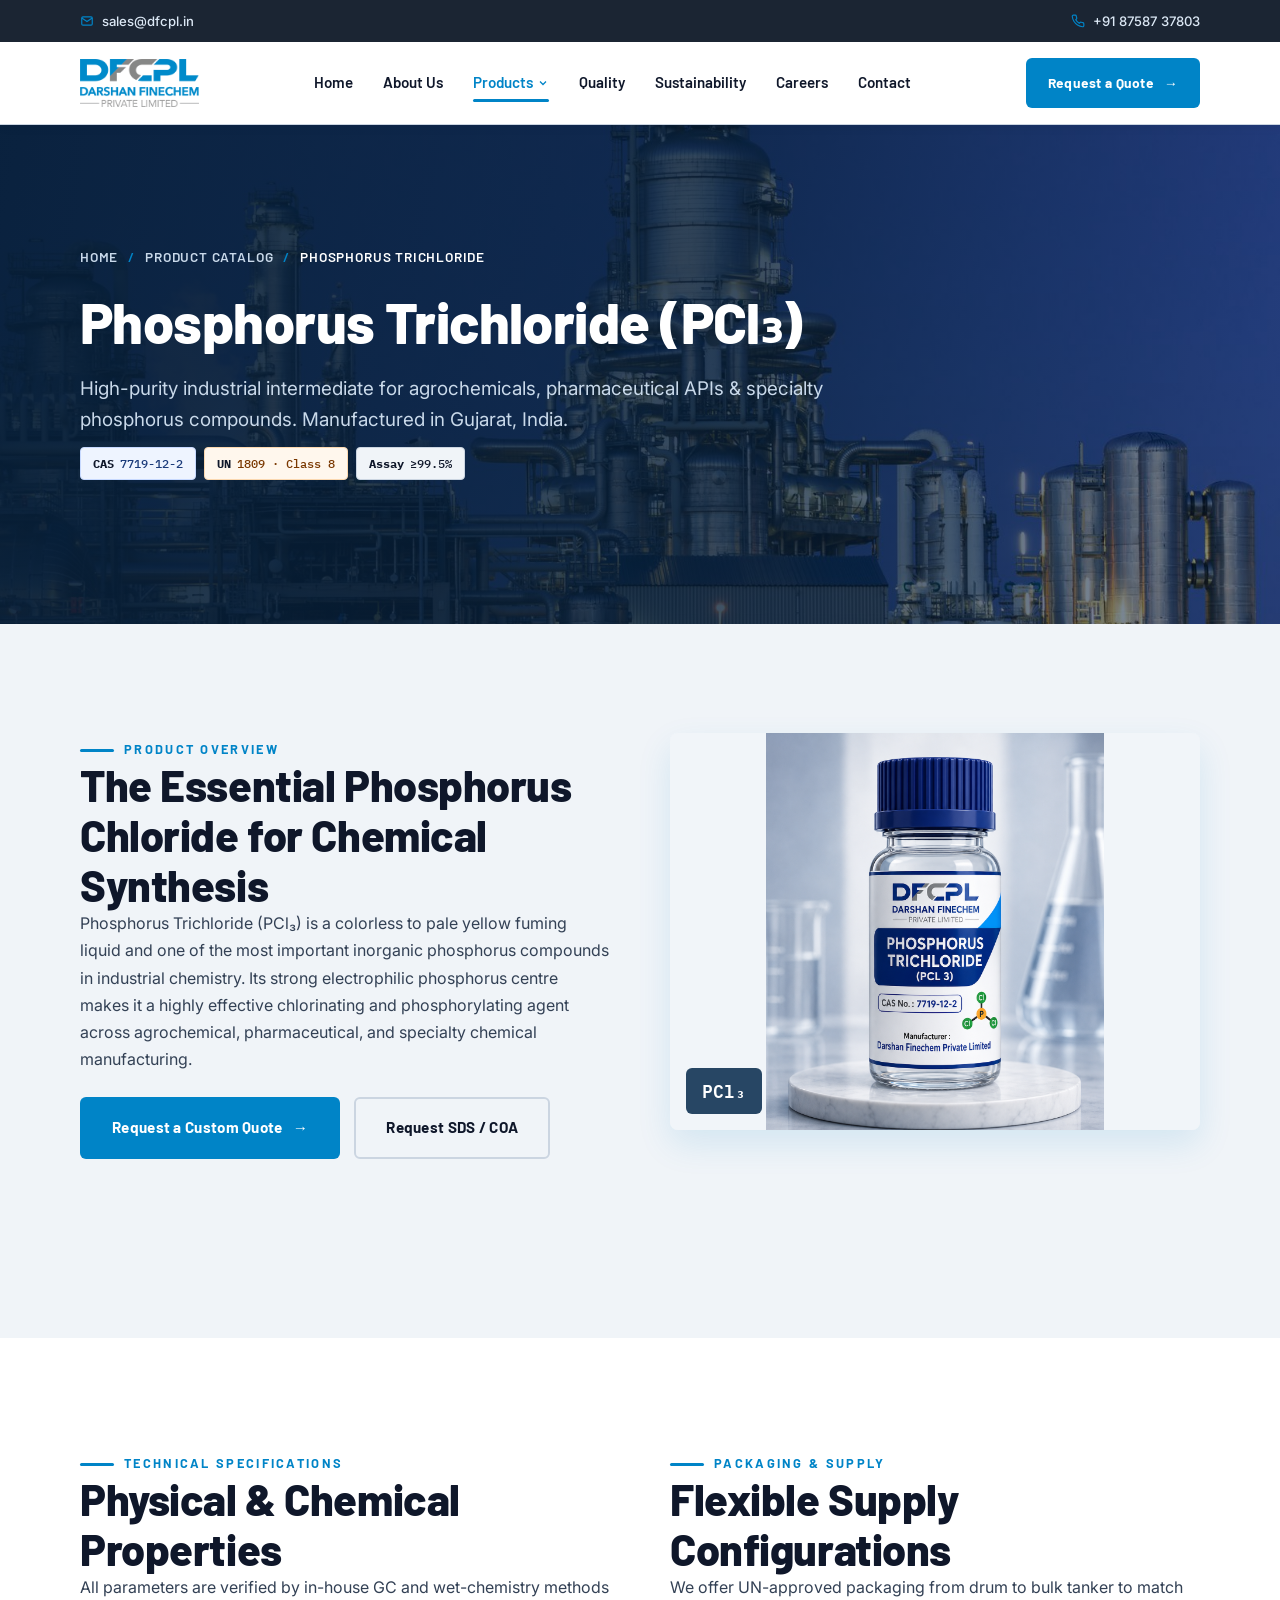
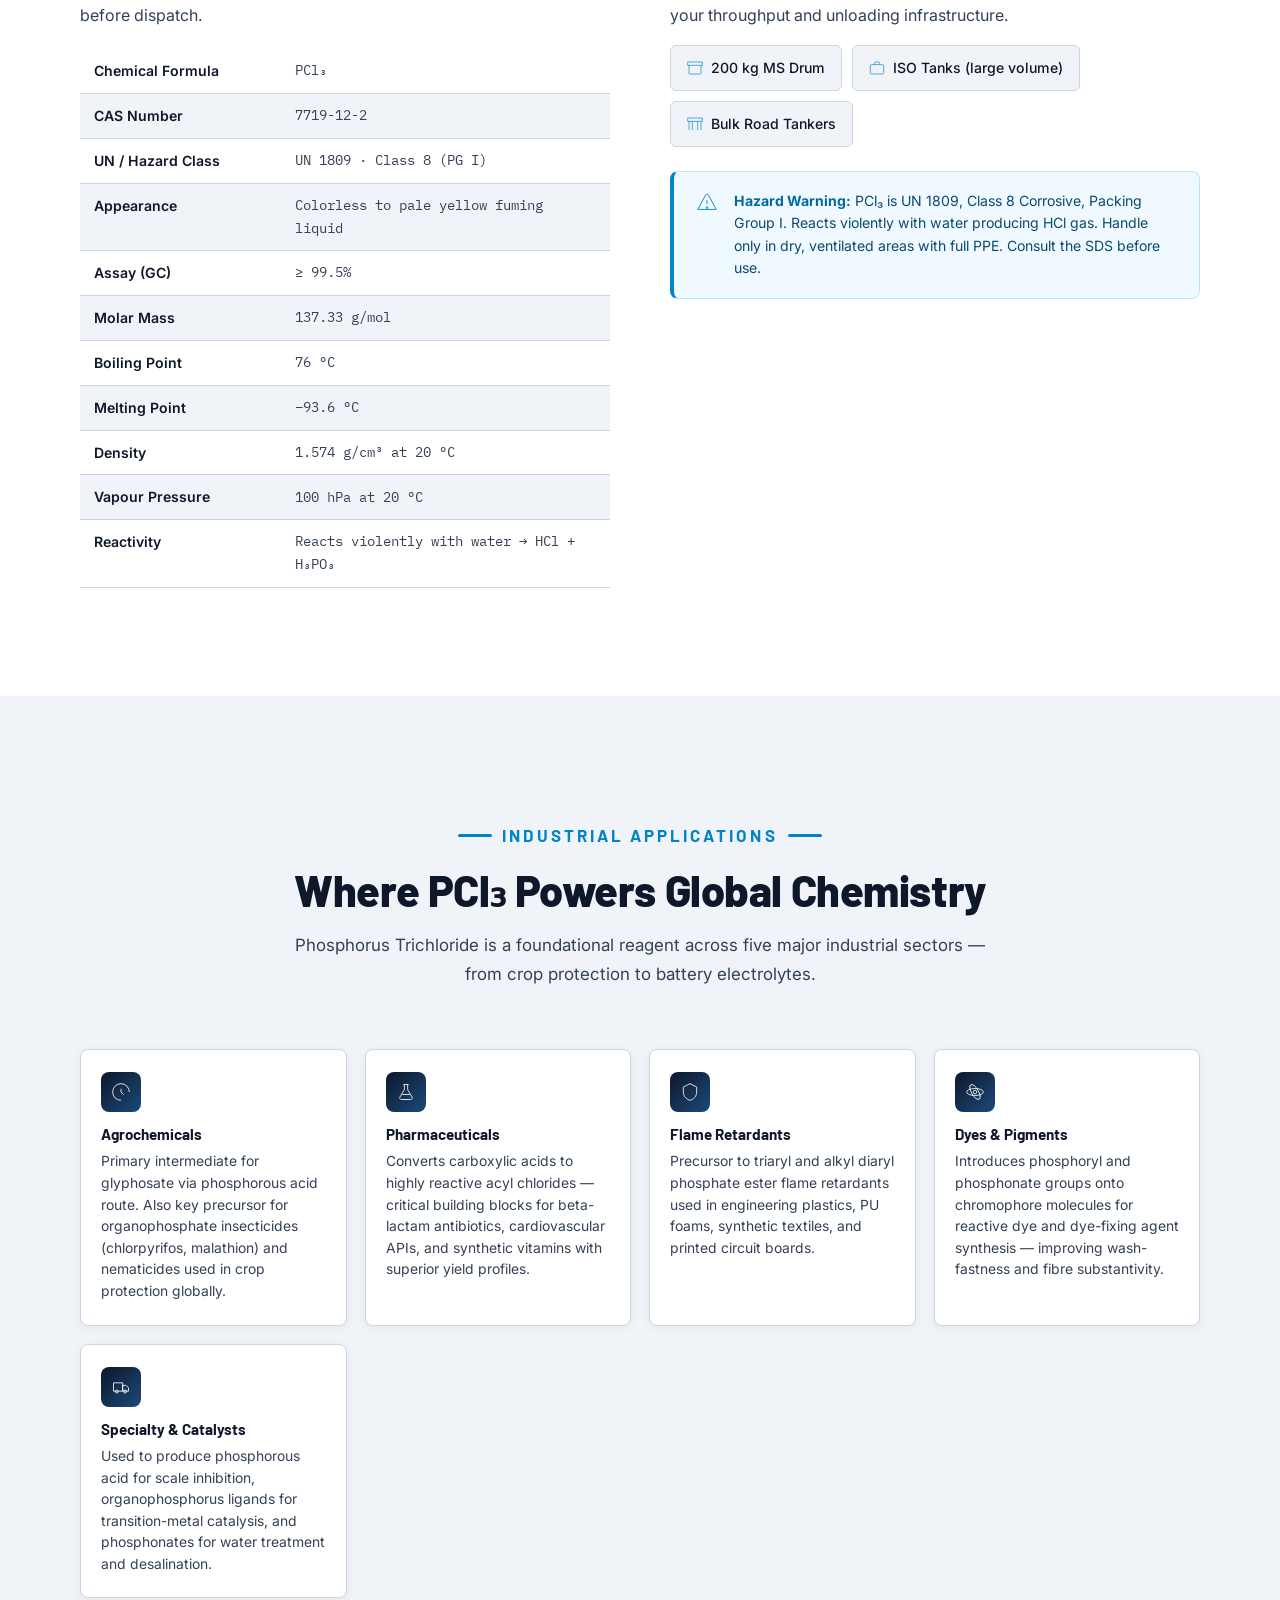
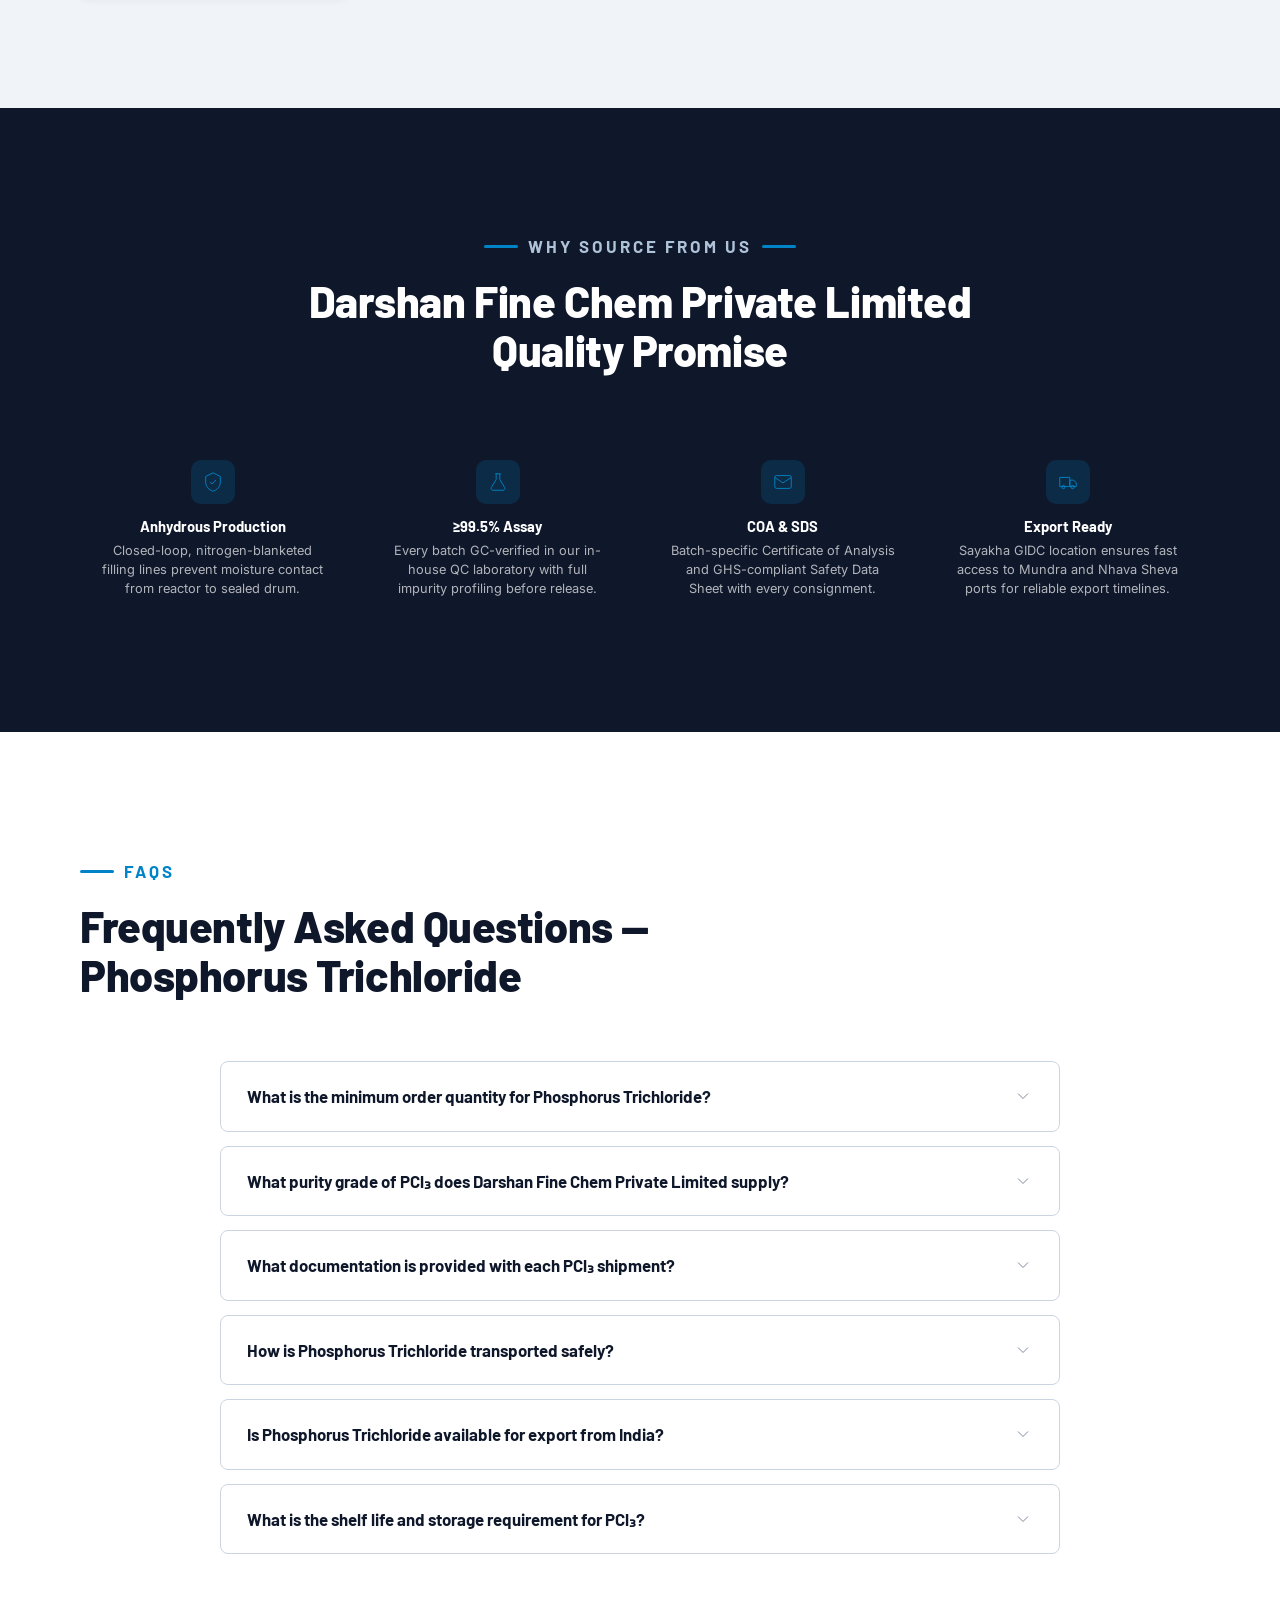
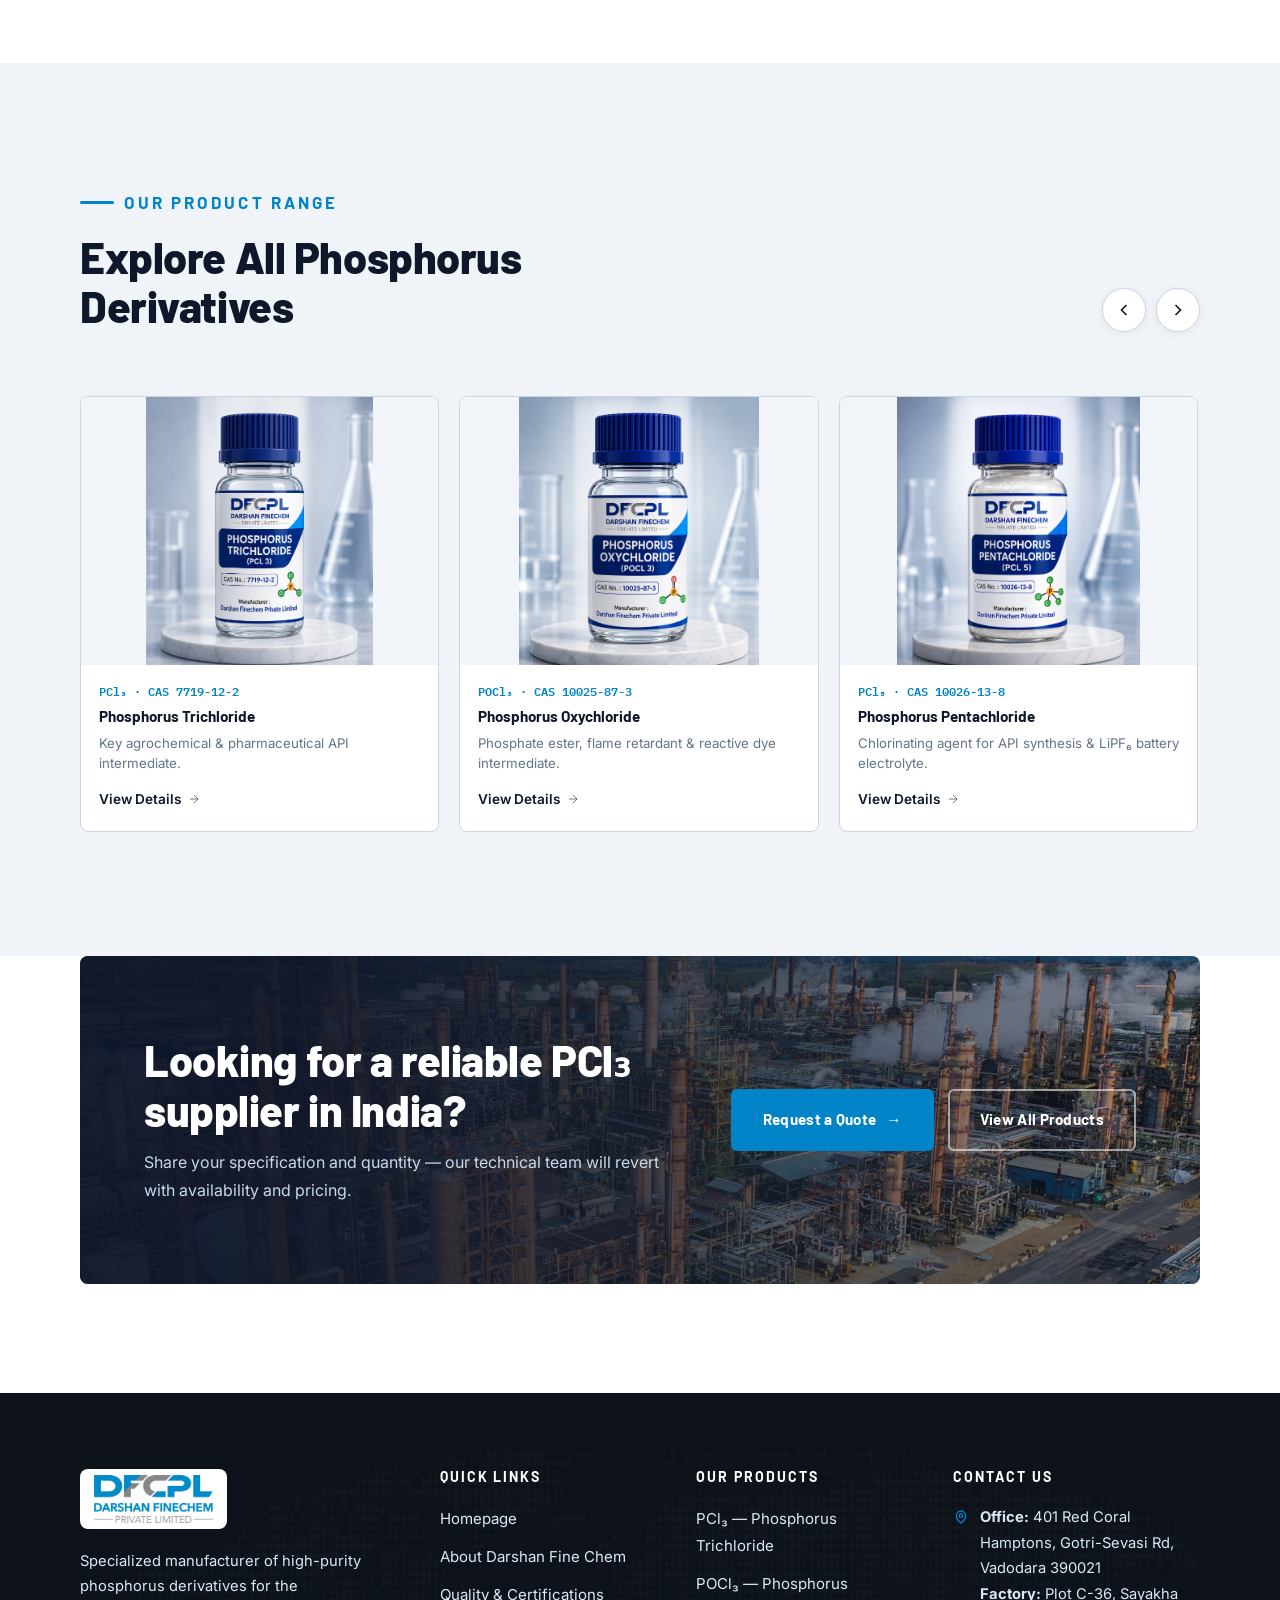
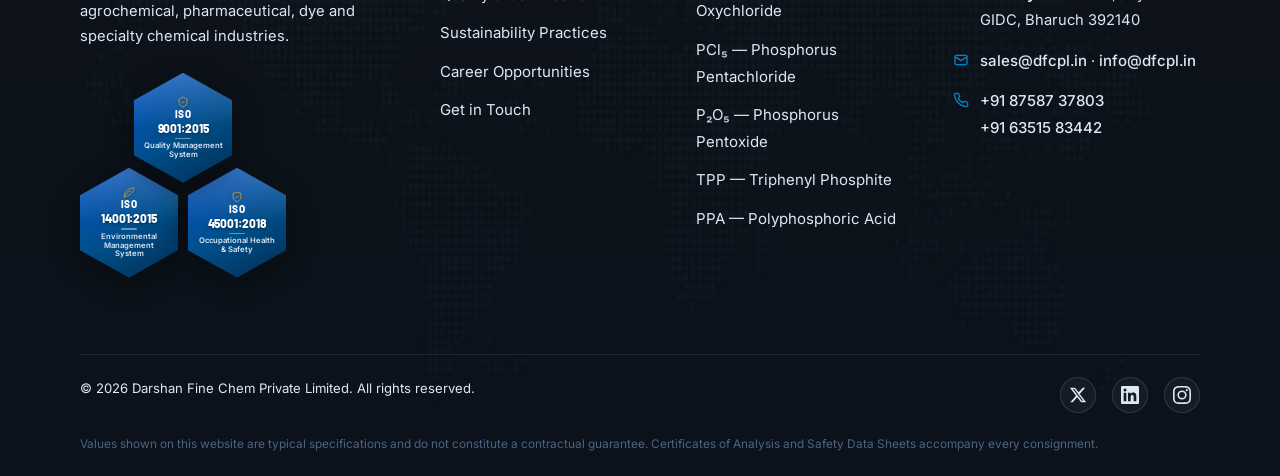
<file: product-phosphorus-trichloride.html>
<!DOCTYPE html>
<html lang="en">

<head>
  <!-- Google tag (gtag.js) -->
  <script async src="https://www.googletagmanager.com/gtag/js?id=G-CTTGNB9CXZ"></script>
  <script>
    window.dataLayer = window.dataLayer || [];
    function gtag(){dataLayer.push(arguments);}
    gtag('js', new Date());

    gtag('config', 'G-CTTGNB9CXZ');
  </script>
  <meta charset="UTF-8">
  <meta name="viewport" content="width=device-width, initial-scale=1.0">
  <title>Phosphorus Trichloride (PCl&#8323;) Manufacturer in India | Darshan Fine Chem (DFCPL)</title>
  <meta name="description"
    content="Darshan Fine Chem Private Limited (DFCPL) manufactures high-purity Phosphorus Trichloride (PCl&#8323;, CAS 7719-12-2) with &#8805;99.5% assay. COA &amp; SDS with every batch. Gujarat, India — request a quote today.">
  <link rel="canonical" href="https://www.dfcpl.in/product-phosphorus-trichloride.html">
  <meta name="robots" content="index, follow, max-image-preview:large">
  <meta name="theme-color" content="#0084C7">
  <meta property="og:type" content="product">
  <meta property="og:site_name" content="Darshan Fine Chem (DFCPL)">
  <meta property="og:title"
    content="Phosphorus Trichloride (PCl&#8323;) Manufacturer in India | Darshan Fine Chem (DFCPL)">
  <meta property="og:description"
    content="High-purity PCl&#8323; (CAS 7719-12-2), &#8805;99.5% assay. Key intermediate for glyphosate, organophosphate pesticides &amp; pharmaceutical APIs. Gujarat, India.">
  <meta property="og:url" content="https://www.dfcpl.in/product-phosphorus-trichloride.html">
  <meta property="og:image" content="https://www.dfcpl.in/assets/img/product-pcl3.png">
  <meta name="twitter:card" content="summary_large_image">
  <link rel="preconnect" href="https://fonts.googleapis.com">
  <link rel="preconnect" href="https://fonts.gstatic.com" crossorigin>
  <link
    href="https://fonts.googleapis.com/css2?family=Barlow:wght@500;600;700;800&family=Inter:wght@400;500;600&family=IBM+Plex+Mono:wght@400;500&display=swap"
    rel="stylesheet">
  <link rel="stylesheet" href="css/style.css">
  <script type="application/ld+json">
  {
    "@context": "https://schema.org",
    "@graph": [
      {
        "@type": "BreadcrumbList",
        "itemListElement": [
          { "@type": "ListItem", "position": 1, "name": "Home", "item": "https://www.dfcpl.in/" },
          { "@type": "ListItem", "position": 2, "name": "Products", "item": "https://www.dfcpl.in/products.html" },
          { "@type": "ListItem", "position": 3, "name": "Phosphorus Trichloride", "item": "https://www.dfcpl.in/product-phosphorus-trichloride.html" }
        ]
      },
      {
        "@type": "Product",
        "name": "Phosphorus Trichloride (PCl\u2083)",
        "url": "https://www.dfcpl.in/product-phosphorus-trichloride.html",
        "image": "https://www.dfcpl.in/assets/img/product-pcl3.png",
        "description": "High-purity Phosphorus Trichloride (PCl\u2083, CAS 7719-12-2) manufactured in Gujarat, India. Assay \u226599.5%. Key intermediate for agrochemical and pharmaceutical synthesis.",
        "brand": {
          "@type": "Brand",
          "name": "Darshan Fine Chem Private Limited",
          "@id": "https://www.dfcpl.in/#organization"
        },
        "manufacturer": {
          "@type": "Organization",
          "name": "Darshan Fine Chem Private Limited",
          "@id": "https://www.dfcpl.in/#organization"
        },
        "offers": {
          "@type": "Offer",
          "url": "https://www.dfcpl.in/product-phosphorus-trichloride.html",
          "priceCurrency": "INR",
          "price": "0",
          "priceValidUntil": "2027-12-31",
          "validFrom": "2024-01-01",
          "availability": "https://schema.org/InStock",
          "itemCondition": "https://schema.org/NewCondition",
          "seller": {
            "@type": "Organization",
            "name": "Darshan Fine Chem Private Limited",
            "@id": "https://www.dfcpl.in/#organization"
          },
          "hasMerchantReturnPolicy": {
            "@type": "MerchantReturnPolicy",
            "applicableCountry": "IN",
            "returnPolicyCategory": "https://schema.org/MerchantReturnNotPermitted"
          },
          "shippingDetails": {
            "@type": "OfferShippingDetails",
            "shippingRate": {
              "@type": "MonetaryAmount",
              "value": "0",
              "currency": "INR"
            },
            "shippingDestination": {
              "@type": "DefinedRegion",
              "addressCountry": "IN"
            }
          }
        },
        "additionalProperty": [
          { "@type": "PropertyValue", "name": "CAS Number", "value": "7719-12-2" },
          { "@type": "PropertyValue", "name": "UN Number", "value": "UN 1809" },
          { "@type": "PropertyValue", "name": "Assay", "value": "\u226599.5%" },
          { "@type": "PropertyValue", "name": "Appearance", "value": "Colorless to pale yellow fuming liquid" }
        ]
      },
      {
        "@type": "FAQPage",
        "mainEntity": [
          { "@type": "Question", "name": "What is the minimum order quantity for Phosphorus Trichloride?", "acceptedAnswer": { "@type": "Answer", "text": "MOQ varies by delivery mode. Drum orders (200 kg MS Drums) are available from one drum. ISO tank and bulk tanker quantities are available for larger requirements. Contact our sales team with your quantity and delivery location for a tailored quotation." } },
          { "@type": "Question", "name": "What purity grade of PCl3 does Darshan Fine Chem Private Limited supply?", "acceptedAnswer": { "@type": "Answer", "text": "We supply Phosphorus Trichloride with a minimum assay of 99.5% (GC), meeting requirements for most agrochemical and pharmaceutical applications. Custom specifications with tighter impurity profiles are available on request." } },
          { "@type": "Question", "name": "What documentation is provided with each PCl3 shipment?", "acceptedAnswer": { "@type": "Answer", "text": "Every consignment ships with a batch-specific Certificate of Analysis (COA), a GHS-aligned Safety Data Sheet (SDS), and transport documents as required by UN 1809 dangerous goods regulations." } },
          { "@type": "Question", "name": "Is Phosphorus Trichloride available for export from India?", "acceptedAnswer": { "@type": "Answer", "text": "Yes. We supply domestically and for export. Contact sales@dfcpl.in with your port of destination and required certifications." } }
        ]
      }
    ]
  }
  </script>
  <link rel="icon" type="image/png" sizes="48x48" href="/favicon-48x48.png">
  <link rel="icon" type="image/png" sizes="32x32" href="/favicon-32x32.png">
  <link rel="icon" type="image/png" sizes="16x16" href="/favicon-16x16.png">
  <link rel="icon" type="image/svg+xml" href="/favicon.svg">
  <link rel="icon" type="image/x-icon" href="/favicon.ico">
  <link rel="icon" type="image/png" sizes="192x192" href="/android-chrome-192x192.png">
  <link rel="icon" type="image/png" sizes="512x512" href="/favicon.png">
  <link rel="apple-touch-icon" sizes="180x180" href="/apple-touch-icon.png">
  <link rel="manifest" href="/site.webmanifest">
</head>

<body>
  <a class="skip-link" href="#main">Skip to content</a>

  <div class="topbar">
    <div class="container topbar-inner">
      <a class="topbar-item" href="mailto:sales@dfcpl.in">
        <svg viewBox="0 0 24 24" fill="none" stroke="currentColor" stroke-width="2">
          <rect x="3" y="5" width="18" height="14" rx="2" />
          <path d="m3 7 9 6 9-6" />
        </svg>
        sales@dfcpl.in
      </a>
      <a class="topbar-item" href="tel:+918758737803">
        <svg viewBox="0 0 24 24" fill="none" stroke="currentColor" stroke-width="2">
          <path
            d="M22 16.9v3a2 2 0 0 1-2.2 2 19.8 19.8 0 0 1-8.6-3 19.5 19.5 0 0 1-6-6 19.8 19.8 0 0 1-3-8.7A2 2 0 0 1 4.1 2h3a2 2 0 0 1 2 1.7c.13.96.36 1.9.7 2.8a2 2 0 0 1-.45 2.1L8.1 9.9a16 16 0 0 0 6 6l1.3-1.3a2 2 0 0 1 2.1-.45c.9.34 1.84.57 2.8.7a2 2 0 0 1 1.7 2.05Z" />
        </svg>
        +91 87587 37803
      </a>
    </div>
  </div>

  <header class="site-header">
    <div class="container header-inner">
      <a href="/" class="brand" aria-label="Darshan Fine Chem Private Limited — home">
        <img src="assets/img/dfcpl-logo.png" alt="DFCPL - Darshan Fine Chem Private Limited"
          style="height: 48px; width: auto;">
      </a>
      <nav class="main-nav" aria-label="Primary">
        <a href="/">Home</a>
        <a href="about.html">About Us</a>
        <div class="nav-dropdown">
          <a href="products.html" class="is-active" aria-current="page" aria-haspopup="true">
            Products
            <svg class="nav-chevron" viewBox="0 0 24 24" width="12" height="12" stroke="currentColor" fill="none"
              stroke-width="2.5">
              <polyline points="6 9 12 15 18 9" />
            </svg>
          </a>
          <div class="dropdown-menu">
            <a href="products.html" class="dropdown-header-link">All Products</a>
            <div class="dropdown-divider"></div>
            <a href="product-phosphorus-trichloride.html">Phosphorus Trichloride (PCl₃)</a>
            <a href="product-phosphorus-oxychloride.html">Phosphorus Oxychloride (POCl₃)</a>
            <a href="product-phosphorus-pentachloride.html">Phosphorus Pentachloride (PCl₅)</a>
            <a href="product-phosphorus-pentoxide.html">Phosphorus Pentoxide (P₂O₅)</a>
            <a href="product-triphenyl-phosphine.html">Triphenyl Phosphite (TPP)</a>
            <a href="product-polyphosphoric-acid.html">Polyphosphoric Acid (PPA)</a>
          </div>
        </div>
        <a href="quality.html">Quality</a>
        <a href="sustainability.html">Sustainability</a>
        <a href="careers.html">Careers</a>
        <a href="contact.html">Contact</a>
      </nav>
      <div class="header-cta">
        <a href="contact.html" class="btn btn--accent btn--sm">Request a Quote <span class="arrow"
            aria-hidden="true">&rarr;</span></a>
      </div>
      <button class="nav-toggle" type="button" aria-label="Toggle navigation"
        aria-expanded="false"><span></span></button>
    </div>
  </header>

  <main id="main">

    <!-- ===== PAGE HERO ===== -->
    <section class="page-hero">
      <div class="hero-bg" aria-hidden="true">
        <img src="assets/img/hero-plant.jpg" alt="Phosphorus Trichloride chemical manufacturing facility">
      </div>
      <div class="container">
        <div class="page-hero-content">
          <nav class="breadcrumb" aria-label="Breadcrumb">
            <a href="/">Home</a> <span class="sep" aria-hidden="true">/</span>
            <a href="products.html">Product Catalog</a> <span class="sep" aria-hidden="true">/</span>
            <span aria-current="page">Phosphorus Trichloride</span>
          </nav>
          <h1>Phosphorus Trichloride (PCl&#8323;)</h1>
          <p class="lede">High-purity industrial intermediate for agrochemicals, pharmaceutical APIs &amp; specialty
            phosphorus compounds. Manufactured in Gujarat, India.</p>
          <div class="chem-badges">
            <span class="chem-badge chem-badge--cas"><b>CAS</b> 7719-12-2</span>
            <span class="chem-badge chem-badge--un"><b>UN</b> 1809 &middot; Class 8</span>
            <span class="chem-badge"><b>Assay</b> &ge;99.5%</span>
          </div>
        </div>
      </div>
    </section>

    <!-- ===== PRODUCT INTRO ===== -->
    <section class="section section--sky">
      <div class="container">
        <div class="product-intro-grid">
          <div>
            <p class="eyebrow">Product Overview</p>
            <h2 class="h2">The Essential Phosphorus Chloride for Chemical Synthesis</h2>
            <p>Phosphorus Trichloride (PCl&#8323;) is a colorless to pale yellow fuming liquid and one of the most
              important inorganic phosphorus compounds in industrial chemistry. Its strong electrophilic phosphorus
              centre makes it a highly effective chlorinating and phosphorylating agent across agrochemical,
              pharmaceutical, and specialty chemical manufacturing.</p>
            <div class="btn-row" style="margin-top:24px">
              <a href="contact.html" class="btn btn--accent">Request a Custom Quote <span class="arrow">&rarr;</span></a>
              <a href="contact.html" class="btn btn--outline-navy">Request SDS / COA</a>
            </div>
          </div>
          <div class="product-intro-media">
            <img src="assets/img/product-pcl3.png"
              alt="Phosphorus Trichloride (PCl₃) Drum Packing — Darshan Fine Chem Private Limited"
              fetchpriority="high">
            <span class="formula-overlay">PCl&#8323;</span>
          </div>
        </div>
      </div>
    </section>

    <!-- ===== SPECIFICATIONS ===== -->
    <section class="section">
      <div class="container">
        <div class="grid-2" style="gap:clamp(30px,5vw,60px);align-items:start">
          <div>
            <p class="eyebrow">Technical Specifications</p>
            <h2 class="h2">Physical &amp; Chemical Properties</h2>
            <p>All parameters are verified by in-house GC and wet-chemistry methods before dispatch.</p>
            <table class="prop-table" style="margin-top:20px">
              <tbody>
                <tr>
                  <th scope="row">Chemical Formula</th>
                  <td>PCl&#8323;</td>
                </tr>
                <tr>
                  <th scope="row">CAS Number</th>
                  <td>7719-12-2</td>
                </tr>
                <tr>
                  <th scope="row">UN / Hazard Class</th>
                  <td>UN 1809 &middot; Class 8 (PG I)</td>
                </tr>
                <tr>
                  <th scope="row">Appearance</th>
                  <td>Colorless to pale yellow fuming liquid</td>
                </tr>
                <tr>
                  <th scope="row">Assay (GC)</th>
                  <td>&ge; 99.5%</td>
                </tr>
                <tr>
                  <th scope="row">Molar Mass</th>
                  <td>137.33 g/mol</td>
                </tr>
                <tr>
                  <th scope="row">Boiling Point</th>
                  <td>76 &deg;C</td>
                </tr>
                <tr>
                  <th scope="row">Melting Point</th>
                  <td>&minus;93.6 &deg;C</td>
                </tr>
                <tr>
                  <th scope="row">Density</th>
                  <td>1.574 g/cm&sup3; at 20 &deg;C</td>
                </tr>
                <tr>
                  <th scope="row">Vapour Pressure</th>
                  <td>100 hPa at 20 &deg;C</td>
                </tr>
                <tr>
                  <th scope="row">Reactivity</th>
                  <td>Reacts violently with water &rarr; HCl + H&#8323;PO&#8323;</td>
                </tr>
              </tbody>
            </table>
          </div>
          <div>
            <p class="eyebrow">Packaging &amp; Supply</p>
            <h2 class="h2">Flexible Supply Configurations</h2>
            <p>We offer UN-approved packaging from drum to bulk tanker to match your throughput and unloading
              infrastructure.</p>
            <div class="packing-list">
              <span class="packing-option">
                <svg viewBox="0 0 24 24">
                  <path d="M21 8V20a1 1 0 0 1-1 1H4a1 1 0 0 1-1-1V8M1 3h22v5H1z" />
                </svg>
                200 kg MS Drum
              </span>
              <span class="packing-option">
                <svg viewBox="0 0 24 24">
                  <rect x="2" y="7" width="20" height="14" rx="2" />
                  <path d="M16 7V5a2 2 0 0 0-2-2h-4a2 2 0 0 0-2 2v2" />
                </svg>
                ISO Tanks (large volume)
              </span>
              <span class="packing-option">
                <svg viewBox="0 0 24 24">
                  <path d="M1 3h22v5H1zM3 8v13M21 8v13M8 8v13M16 8v13" />
                </svg>
                Bulk Road Tankers
              </span>
            </div>
            <div class="safety-notice" style="margin-top:24px">
              <svg viewBox="0 0 24 24">
                <path d="M10.3 3.5 2 19h20L13.7 3.5a2 2 0 0 0-3.4 0Z" />
                <line x1="12" y1="9" x2="12" y2="13" />
                <circle cx="12" cy="17" r="1" />
              </svg>
              <p><strong>Hazard Warning:</strong> PCl&#8323; is UN 1809, Class 8 Corrosive, Packing Group I. Reacts
                violently with water producing HCl gas. Handle only in dry, ventilated areas with full PPE. Consult the
                SDS before use.</p>
            </div>
          </div>
        </div>
      </div>
    </section>

    <!-- ===== APPLICATIONS ===== -->
    <section class="section section--sky">
      <div class="container">
        <div class="section-head section-head--center reveal">
          <p class="eyebrow">Industrial Applications</p>
          <h2 class="h2">Where PCl&#8323; Powers Global Chemistry</h2>
          <p>Phosphorus Trichloride is a foundational reagent across five major industrial sectors — from crop
            protection to battery electrolytes.</p>
        </div>
        <div class="app-sectors reveal">
          <div class="app-sector-card">
            <div class="app-sector-icon">
              <svg viewBox="0 0 24 24">
                <path d="M12 2a10 10 0 0 1 10 10M2 12A10 10 0 0 1 12 2M12 22a10 10 0 0 1-10-10" />
                <path d="M12 8v4l3 3" />
              </svg>
            </div>
            <h4>Agrochemicals</h4>
            <p>Primary intermediate for glyphosate via phosphorous acid route. Also key precursor for organophosphate
              insecticides (chlorpyrifos, malathion) and nematicides used in crop protection globally.</p>
          </div>
          <div class="app-sector-card">
            <div class="app-sector-icon">
              <svg viewBox="0 0 24 24">
                <path d="M9 3h6M10 3v6.3L4.7 18a2 2 0 0 0 1.8 3h11a2 2 0 0 0 1.8-3L14 9.3V3" />
                <path d="M7.5 15h9" />
              </svg>
            </div>
            <h4>Pharmaceuticals</h4>
            <p>Converts carboxylic acids to highly reactive acyl chlorides — critical building blocks for beta-lactam
              antibiotics, cardiovascular APIs, and synthetic vitamins with superior yield profiles.</p>
          </div>
          <div class="app-sector-card">
            <div class="app-sector-icon">
              <svg viewBox="0 0 24 24">
                <path d="M12 2 4 6v6c0 5 3.4 8.6 8 10 4.6-1.4 8-5 8-10V6l-8-4Z" />
              </svg>
            </div>
            <h4>Flame Retardants</h4>
            <p>Precursor to triaryl and alkyl diaryl phosphate ester flame retardants used in engineering plastics, PU
              foams, synthetic textiles, and printed circuit boards.</p>
          </div>
          <div class="app-sector-card">
            <div class="app-sector-icon">
              <svg viewBox="0 0 24 24">
                <circle cx="12" cy="12" r="2.2" />
                <ellipse cx="12" cy="12" rx="10" ry="4.2" />
                <ellipse cx="12" cy="12" rx="10" ry="4.2" transform="rotate(60 12 12)" />
              </svg>
            </div>
            <h4>Dyes &amp; Pigments</h4>
            <p>Introduces phosphoryl and phosphonate groups onto chromophore molecules for reactive dye and dye-fixing
              agent synthesis — improving wash-fastness and fibre substantivity.</p>
          </div>
          <div class="app-sector-card">
            <div class="app-sector-icon">
              <svg viewBox="0 0 24 24">
                <path d="M3 7h11v10H3zM14 10h4l3 3v4h-7z" />
                <circle cx="7" cy="17.5" r="1.8" />
                <circle cx="17" cy="17.5" r="1.8" />
              </svg>
            </div>
            <h4>Specialty &amp; Catalysts</h4>
            <p>Used to produce phosphorous acid for scale inhibition, organophosphorus ligands for transition-metal
              catalysis, and phosphonates for water treatment and desalination.</p>
          </div>
        </div>
      </div>
    </section>

    <!-- ===== WHY US ===== -->
    <section class="section section--navy">
      <div class="container">
        <div class="section-head section-head--center reveal">
          <p class="eyebrow">Why Source from Us</p>
          <h2 class="h2" style="color:#fff">Darshan Fine Chem Private Limited Quality Promise</h2>
        </div>
        <div class="trust-pillars reveal">
          <div class="trust-pillar">
            <div class="pillar-icon"><svg viewBox="0 0 24 24">
                <path d="M12 2 4 6v6c0 5 3.4 8.6 8 10 4.6-1.4 8-5 8-10V6l-8-4Z" />
                <path d="m8.8 12 2.2 2.2 4.2-4.4" />
              </svg></div>
            <h4>Anhydrous Production</h4>
            <p>Closed-loop, nitrogen-blanketed filling lines prevent moisture contact from reactor to sealed drum.</p>
          </div>
          <div class="trust-pillar">
            <div class="pillar-icon"><svg viewBox="0 0 24 24">
                <path d="M9 3h6M10 3v6.3L4.7 18a2 2 0 0 0 1.8 3h11a2 2 0 0 0 1.8-3L14 9.3V3" />
              </svg></div>
            <h4>&ge;99.5% Assay</h4>
            <p>Every batch GC-verified in our in-house QC laboratory with full impurity profiling before release.</p>
          </div>
          <div class="trust-pillar">
            <div class="pillar-icon"><svg viewBox="0 0 24 24">
                <rect x="3" y="5" width="18" height="14" rx="2" />
                <path d="m3 7 9 6 9-6" />
              </svg></div>
            <h4>COA &amp; SDS</h4>
            <p>Batch-specific Certificate of Analysis and GHS-compliant Safety Data Sheet with every consignment.</p>
          </div>
          <div class="trust-pillar">
            <div class="pillar-icon"><svg viewBox="0 0 24 24">
                <path d="M3 7h11v10H3zM14 10h4l3 3v4h-7z" />
                <circle cx="7" cy="17.5" r="1.8" />
                <circle cx="17" cy="17.5" r="1.8" />
              </svg></div>
            <h4>Export Ready</h4>
            <p>Sayakha GIDC location ensures fast access to Mundra and Nhava Sheva ports for reliable export timelines.
            </p>
          </div>
        </div>
      </div>
    </section>

    <!-- ===== FAQ ===== -->
    <section class="section">
      <div class="container">
        <div class="section-head reveal">
          <p class="eyebrow">FAQs</p>
          <h2 class="h2">Frequently Asked Questions — Phosphorus Trichloride</h2>
        </div>
        <div class="faq-list reveal">
          <div class="faq-item">
            <button class="faq-question" aria-expanded="false" aria-controls="faq-pcl3-1">What is the minimum order
              quantity for Phosphorus Trichloride?<svg viewBox="0 0 24 24">
                <polyline points="6 9 12 15 18 9" />
              </svg></button>
            <div class="faq-answer" id="faq-pcl3-1">MOQ varies by delivery mode. Drum orders (200 kg MS
              drums) are available from one drum. ISO tank and bulk tanker quantities are available for larger
              requirements. Contact our sales team with your quantity and delivery location for a tailored quotation.
            </div>
          </div>
          <div class="faq-item">
            <button class="faq-question" aria-expanded="false" aria-controls="faq-pcl3-2">What purity grade of
              PCl&#8323; does Darshan Fine Chem Private Limited supply?<svg viewBox="0 0 24 24">
                <polyline points="6 9 12 15 18 9" />
              </svg></button>
            <div class="faq-answer" id="faq-pcl3-2">We supply Phosphorus Trichloride at &ge;99.5% assay (GC), meeting
              requirements for most agrochemical and pharmaceutical applications. Custom specifications with tighter
              impurity profiles are available on request — contact our technical team.</div>
          </div>
          <div class="faq-item">
            <button class="faq-question" aria-expanded="false" aria-controls="faq-pcl3-3">What documentation is provided
              with each PCl&#8323; shipment?<svg viewBox="0 0 24 24">
                <polyline points="6 9 12 15 18 9" />
              </svg></button>
            <div class="faq-answer" id="faq-pcl3-3">Every consignment of Phosphorus Trichloride ships with a
              batch-specific Certificate of Analysis (COA) confirming assay and key impurities, a GHS-aligned Safety
              Data Sheet (SDS), and all transport documents required under UN 1809 dangerous goods regulations.</div>
          </div>
          <div class="faq-item">
            <button class="faq-question" aria-expanded="false" aria-controls="faq-pcl3-4">How is Phosphorus Trichloride
              transported safely?<svg viewBox="0 0 24 24">
                <polyline points="6 9 12 15 18 9" />
              </svg></button>
            <div class="faq-answer" id="faq-pcl3-4">PCl&#8323; is classified UN 1809, Class 8 (Corrosive), Packing Group
              I. It is transported in 200 kg MS drums or ISO tanks with proper dangerous goods labelling. All
              shipments comply with ADR/IMDG transport regulations. Our logistics team handles documentation for
              domestic and export shipments.</div>
          </div>
          <div class="faq-item">
            <button class="faq-question" aria-expanded="false" aria-controls="faq-pcl3-5">Is Phosphorus Trichloride
              available for export from India?<svg viewBox="0 0 24 24">
                <polyline points="6 9 12 15 18 9" />
              </svg></button>
            <div class="faq-answer" id="faq-pcl3-5">Yes. We supply domestically and for export. Export enquiries with
              port of destination and required certifications (REACH, etc.) should be directed to
              sales@dfcpl.in.</div>
          </div>
          <div class="faq-item">
            <button class="faq-question" aria-expanded="false" aria-controls="faq-pcl3-6">What is the shelf life and
              storage requirement for PCl&#8323;?<svg viewBox="0 0 24 24">
                <polyline points="6 9 12 15 18 9" />
              </svg></button>
            <div class="faq-answer" id="faq-pcl3-6">Store in sealed, dry containers away from moisture, heat, and
              incompatible materials (water, alcohols, oxidisers). Under proper storage in closed HDPE-lined drums,
              shelf life is typically 12 months from manufacture date.</div>
          </div>
        </div>
      </div>
    </section>

    <!-- ===== OUR PRODUCT RANGE SLIDER ===== -->
    <section class="section section--sky">
      <div class="container">
        <div class="section-head section-head--split reveal">
          <div class="head-text">
            <p class="eyebrow">Our Product Range</p>
            <h2 class="h2">Explore All Phosphorus Derivatives</h2>
          </div>
          <div class="slider-controls">
            <button class="slider-btn slider-btn--prev" aria-label="Previous product">
              <svg viewBox="0 0 24 24" width="20" height="20" stroke="currentColor" fill="none" stroke-width="2">
                <path d="M15 18l-6-6 6-6" />
              </svg>
            </button>
            <button class="slider-btn slider-btn--next" aria-label="Next product">
              <svg viewBox="0 0 24 24" width="20" height="20" stroke="currentColor" fill="none" stroke-width="2">
                <path d="M9 18l6-6-6-6" />
              </svg>
            </button>
          </div>
        </div>
        <div class="product-slider-wrapper reveal">
          <div class="product-slider">
            <a class="related-card product-slider-card" href="product-phosphorus-trichloride.html">
              <div class="related-card-img"><img src="assets/img/product-pcl3.png" alt="Phosphorus Trichloride PCl3"
                  loading="lazy"></div>
              <div class="related-card-body">
                <span class="related-card-formula">PCl&#8323; &middot; CAS 7719-12-2</span>
                <h3>Phosphorus Trichloride</h3>
                <p>Key agrochemical &amp; pharmaceutical API intermediate.</p>
                <span class="related-card-link">View Details <svg viewBox="0 0 24 24" width="14" height="14"
                    stroke="currentColor" fill="none">
                    <path d="M5 12h14M12 5l7 7-7 7" />
                  </svg></span>
              </div>
            </a>
            <a class="related-card product-slider-card" href="product-phosphorus-oxychloride.html">
              <div class="related-card-img"><img src="assets/img/product-pocl3.png" alt="Phosphorus Oxychloride POCl3"
                  loading="lazy"></div>
              <div class="related-card-body">
                <span class="related-card-formula">POCl&#8323; &middot; CAS 10025-87-3</span>
                <h3>Phosphorus Oxychloride</h3>
                <p>Phosphate ester, flame retardant &amp; reactive dye intermediate.</p>
                <span class="related-card-link">View Details <svg viewBox="0 0 24 24" width="14" height="14"
                    stroke="currentColor" fill="none">
                    <path d="M5 12h14M12 5l7 7-7 7" />
                  </svg></span>
              </div>
            </a>
            <a class="related-card product-slider-card" href="product-phosphorus-pentachloride.html">
              <div class="related-card-img"><img src="assets/img/product-pcl5.png" alt="Phosphorus Pentachloride PCl5"
                  loading="lazy"></div>
              <div class="related-card-body">
                <span class="related-card-formula">PCl&#8325; &middot; CAS 10026-13-8</span>
                <h3>Phosphorus Pentachloride</h3>
                <p>Chlorinating agent for API synthesis &amp; LiPF&#8326; battery electrolyte.</p>
                <span class="related-card-link">View Details <svg viewBox="0 0 24 24" width="14" height="14"
                    stroke="currentColor" fill="none">
                    <path d="M5 12h14M12 5l7 7-7 7" />
                  </svg></span>
              </div>
            </a>
            <a class="related-card product-slider-card" href="product-phosphorus-pentoxide.html">
              <div class="related-card-img"><img src="assets/img/product-p2o5.png" alt="Phosphorus Pentoxide P2O5"
                  loading="lazy"></div>
              <div class="related-card-body">
                <span class="related-card-formula">P&#8322;O&#8325; &middot; CAS 1314-56-3</span>
                <h3>Phosphorus Pentoxide</h3>
                <p>Strongest industrial dehydrating agent &amp; precursor to PPA.</p>
                <span class="related-card-link">View Details <svg viewBox="0 0 24 24" width="14" height="14"
                    stroke="currentColor" fill="none">
                    <path d="M5 12h14M12 5l7 7-7 7" />
                  </svg></span>
              </div>
            </a>
            <a class="related-card product-slider-card" href="product-triphenyl-phosphine.html">
              <div class="related-card-img"><img src="assets/img/product-tpp.png" alt="Triphenyl Phosphite TPP"
                  loading="lazy"></div>
              <div class="related-card-body">
                <span class="related-card-formula">TPP &middot; CAS 101-02-0</span>
                <h3>Triphenyl Phosphite</h3>
                <p>Polymer stabilizer, antioxidant &amp; chemical intermediate.</p>
                <span class="related-card-link">View Details <svg viewBox="0 0 24 24" width="14" height="14"
                    stroke="currentColor" fill="none">
                    <path d="M5 12h14M12 5l7 7-7 7" />
                  </svg></span>
              </div>
            </a>
            <a class="related-card product-slider-card" href="product-polyphosphoric-acid.html">
              <div class="related-card-img"><img src="assets/img/product-ppa.png" alt="Polyphosphoric Acid PPA"
                  loading="lazy"></div>
              <div class="related-card-body">
                <span class="related-card-formula">PPA &middot; CAS 8017-16-1</span>
                <h3>Polyphosphoric Acid</h3>
                <p>Cyclization reagent for pharma heterocycles &amp; bitumen modifier.</p>
                <span class="related-card-link">View Details <svg viewBox="0 0 24 24" width="14" height="14"
                    stroke="currentColor" fill="none">
                    <path d="M5 12h14M12 5l7 7-7 7" />
                  </svg></span>
              </div>
            </a>
          </div>
        </div>
      </div>
    </section>

    <!-- ===== CTA BAND ===== -->
    <section class="section" style="padding-top:0">
      <div class="container">
        <div class="cta-band reveal">
          <img class="cta-bg" src="assets/img/aerial-plant.jpg" alt="Darshan Fine Chem phosphorus derivatives manufacturing plant" loading="lazy">
          <div class="cta-inner">
            <div>
              <h2 class="h2">Looking for a reliable PCl&#8323; supplier in India?</h2>
              <p>Share your specification and quantity — our technical team will revert with availability and pricing.
              </p>
            </div>
            <div class="cta-actions">
              <a href="contact.html" class="btn btn--accent">Request a Quote <span class="arrow">&rarr;</span></a>
              <a href="products.html" class="btn btn--outline">View All Products</a>
            </div>
          </div>
        </div>
      </div>
    </section>

  </main>

  <!-- ============ FOOTER ============ -->
  <footer class="site-footer">
    <div class="container">
      <div class="footer-grid">
        <div class="footer-brand">
          <a href="/" class="brand" aria-label="Darshan Fine Chem Private Limited — home">
            <div class="footer-logo-wrap">
              <img src="assets/img/dfcpl-logo.png" alt="DFCPL - Darshan Fine Chem Private Limited"
                style="height: 48px; width: auto; display: block;">
            </div>
          </a>
          <p>Specialized manufacturer of high-purity phosphorus derivatives for the agrochemical, pharmaceutical, dye
            and specialty chemical industries.</p>
          <div class="footer-iso-cert">
            <div class="footer-iso-row footer-iso-row--top">
              <div class="footer-iso-card" title="ISO 9001:2015 - Quality Management System">
                <div class="footer-iso-inner">
                  <svg class="footer-iso-icon" viewBox="0 0 24 24" fill="none" stroke="currentColor" stroke-width="1.8">
                    <path d="M12 2 4 6v6c0 5 3.4 8.6 8 10 4.6-1.4 8-5 8-10V6l-8-4Z" />
                    <path d="m8.8 12 2.2 2.2 4.2-4.4" />
                  </svg>
                  <div class="footer-iso-title">ISO</div>
                  <div class="footer-iso-num">9001:2015</div>
                  <div class="footer-iso-div"></div>
                  <div class="footer-iso-sub">Quality Management System</div>
                </div>
              </div>
            </div>
            <div class="footer-iso-row footer-iso-row--bottom">
              <div class="footer-iso-card" title="ISO 14001:2015 - Environmental Management System">
                <div class="footer-iso-inner">
                  <svg class="footer-iso-icon" viewBox="0 0 24 24" fill="none" stroke="currentColor" stroke-width="1.8">
                    <path d="M2 22s0-9 7-14 13-4 13-4-1 8-8 13-12 5-12 5Z" />
                    <path d="M2 22c4-7 9-11 14-13" />
                  </svg>
                  <div class="footer-iso-title">ISO</div>
                  <div class="footer-iso-num">14001:2015</div>
                  <div class="footer-iso-div"></div>
                  <div class="footer-iso-sub">Environmental Management System</div>
                </div>
              </div>
              <div class="footer-iso-card" title="ISO 45001:2018 - Occupational Health & Safety Management System">
                <div class="footer-iso-inner">
                  <svg class="footer-iso-icon" viewBox="0 0 24 24" fill="none" stroke="currentColor" stroke-width="1.8">
                    <path d="M12 22s8-4 8-10V5l-8-3-8 3v7c0 6 8 10 8 10z" />
                    <path d="m9 12 2 2 4-4" />
                  </svg>
                  <div class="footer-iso-title">ISO</div>
                  <div class="footer-iso-num">45001:2018</div>
                  <div class="footer-iso-div"></div>
                  <div class="footer-iso-sub">Occupational Health &amp; Safety</div>
                </div>
              </div>
            </div>
          </div>
        </div>
        <div class="footer-col">
          <h3>Quick Links</h3>
          <ul>
            <li><a href="/">Homepage</a></li>
            <li><a href="about.html">About Darshan Fine Chem</a></li>
            <li><a href="quality.html">Quality &amp; Certifications</a></li>
            <li><a href="sustainability.html">Sustainability Practices</a></li>
            <li><a href="careers.html">Career Opportunities</a></li>
            <li><a href="contact.html">Get in Touch</a></li>
          </ul>
        </div>
        <div class="footer-col">
          <h3>Our Products</h3>
          <ul>
            <li><a href="product-phosphorus-trichloride.html">PCl₃ — Phosphorus Trichloride</a></li>
            <li><a href="product-phosphorus-oxychloride.html">POCl₃ — Phosphorus Oxychloride</a></li>
            <li><a href="product-phosphorus-pentachloride.html">PCl₅ — Phosphorus Pentachloride</a></li>
            <li><a href="product-phosphorus-pentoxide.html">P₂O₅ — Phosphorus Pentoxide</a></li>
            <li><a href="product-triphenyl-phosphine.html">TPP — Triphenyl Phosphite</a></li>
            <li><a href="product-polyphosphoric-acid.html">PPA — Polyphosphoric Acid</a></li>
          </ul>
        </div>
        <div class="footer-col">
          <h3>Contact Us</h3>
          <div class="footer-contact-line">
            <svg viewBox="0 0 24 24" fill="none" stroke="currentColor" stroke-width="2">
              <path d="M12 21s-7-5.5-7-11a7 7 0 0 1 14 0c0 5.5-7 11-7 11Z" />
              <circle cx="12" cy="10" r="2.6" />
            </svg>
            <address><b>Office:</b> 401 Red Coral Hamptons, Gotri-Sevasi Rd, Vadodara 390021<br><b>Factory:</b> Plot
              C-36, Sayakha GIDC, Bharuch 392140</address>
          </div>
          <div class="footer-contact-line">
            <svg viewBox="0 0 24 24" fill="none" stroke="currentColor" stroke-width="2">
              <rect x="3" y="5" width="18" height="14" rx="2" />
              <path d="m3 7 9 6 9-6" />
            </svg>
            <address><a href="mailto:sales@dfcpl.in">sales@dfcpl.in</a> &middot; <a
                href="mailto:info@dfcpl.in">info@dfcpl.in</a></address>
          </div>
          <div class="footer-contact-line">
            <svg viewBox="0 0 24 24" fill="none" stroke="currentColor" stroke-width="2">
              <path
                d="M22 16.9v3a2 2 0 0 1-2.2 2 19.8 19.8 0 0 1-8.6-3 19.5 19.5 0 0 1-6-6 19.8 19.8 0 0 1-3-8.7A2 2 0 0 1 4.1 2h3a2 2 0 0 1 2 1.7c.13.96.36 1.9.7 2.8a2 2 0 0 1-.45 2.1L8.1 9.9a16 16 0 0 0 6 6l1.3-1.3a2 2 0 0 1 2.1-.45c.9.34 1.84.57 2.8.7a2 2 0 0 1 1.7 2.05Z" />
            </svg>
            <address><a href="tel:+918758737803">+91 87587 37803</a><br><a href="tel:+916351583442">+91 63515 83442</a>
            </address>
          </div>
        </div>
      </div>
      <div class="footer-bottom">
        <span>&copy; <span data-year>2026</span> Darshan Fine Chem Private Limited. All rights reserved.</span>
        <div class="footer-social">
          <a href="https://x.com/Darshanfinechem" target="_blank" rel="noopener noreferrer" aria-label="Follow us on X (Twitter)">
            <svg viewBox="0 0 24 24"><path d="M18.244 2.25h3.308l-7.227 8.26 8.502 11.24H16.17l-5.214-6.817L4.99 21.75H1.68l7.73-8.835L1.254 2.25H8.08l4.713 6.231zm-1.161 17.52h1.833L7.084 4.126H5.117z"/></svg>
          </a>
          <a href="https://www.linkedin.com/company/darshan-finechem-private-limited/" target="_blank" rel="noopener noreferrer" aria-label="Follow us on LinkedIn">
            <svg viewBox="0 0 24 24"><path d="M20.447 20.452h-3.554v-5.569c0-1.328-.027-3.037-1.852-3.037-1.853 0-2.136 1.445-2.136 2.939v5.667H9.351V9h3.414v1.561h.046c.477-.9 1.637-1.85 3.37-1.85 3.601 0 4.267 2.37 4.267 5.455v6.286zM5.337 7.433a2.062 2.062 0 0 1-2.063-2.065 2.064 2.064 0 1 1 2.063 2.065zm1.782 13.019H3.555V9h3.564v11.452zM22.225 0H1.771C.792 0 0 .774 0 1.729v20.542C0 23.227.792 24 1.771 24h20.451C23.2 24 24 23.227 24 22.271V1.729C24 .774 23.2 0 22.222 0h.003z"/></svg>
          </a>
          <a href="https://www.instagram.com/darshan_fine_chem_pvt_ltd" target="_blank" rel="noopener noreferrer" aria-label="Follow us on Instagram">
            <svg viewBox="0 0 24 24"><path d="M12 2.163c3.204 0 3.584.012 4.85.07 3.252.148 4.771 1.691 4.919 4.919.058 1.265.069 1.645.069 4.849 0 3.205-.012 3.584-.069 4.849-.149 3.225-1.664 4.771-4.919 4.919-1.266.058-1.644.07-4.85.07-3.204 0-3.584-.012-4.849-.07-3.26-.149-4.771-1.699-4.919-4.92-.058-1.265-.07-1.644-.07-4.849 0-3.204.013-3.583.07-4.849.149-3.227 1.664-4.771 4.919-4.919 1.266-.057 1.645-.069 4.849-.069zM12 0C8.741 0 8.333.014 7.053.072 2.695.272.273 2.69.073 7.052.014 8.333 0 8.741 0 12c0 3.259.014 3.668.072 4.948.2 4.358 2.618 6.78 6.98 6.98C8.333 23.986 8.741 24 12 24c3.259 0 3.668-.014 4.948-.072 4.354-.2 6.782-2.618 6.979-6.98.059-1.28.073-1.689.073-4.948 0-3.259-.014-3.667-.072-4.947-.196-4.354-2.617-6.78-6.979-6.98C15.668.014 15.259 0 12 0zm0 5.838a6.162 6.162 0 1 0 0 12.324 6.162 6.162 0 0 0 0-12.324zM12 16a4 4 0 1 1 0-8 4 4 0 0 1 0 8zm6.406-11.845a1.44 1.44 0 1 0 0 2.881 1.44 1.44 0 0 0 0-2.881z"/></svg>
          </a>
        </div>
      </div>
      <div class="footer-disclaimer">
        Values shown on this website are typical specifications and do not constitute a contractual guarantee.
        Certificates of Analysis and Safety Data Sheets accompany every consignment.
      </div>
    </div>
  </footer>

  <script src="js/main.js"></script>
</body>

</html>
</file>
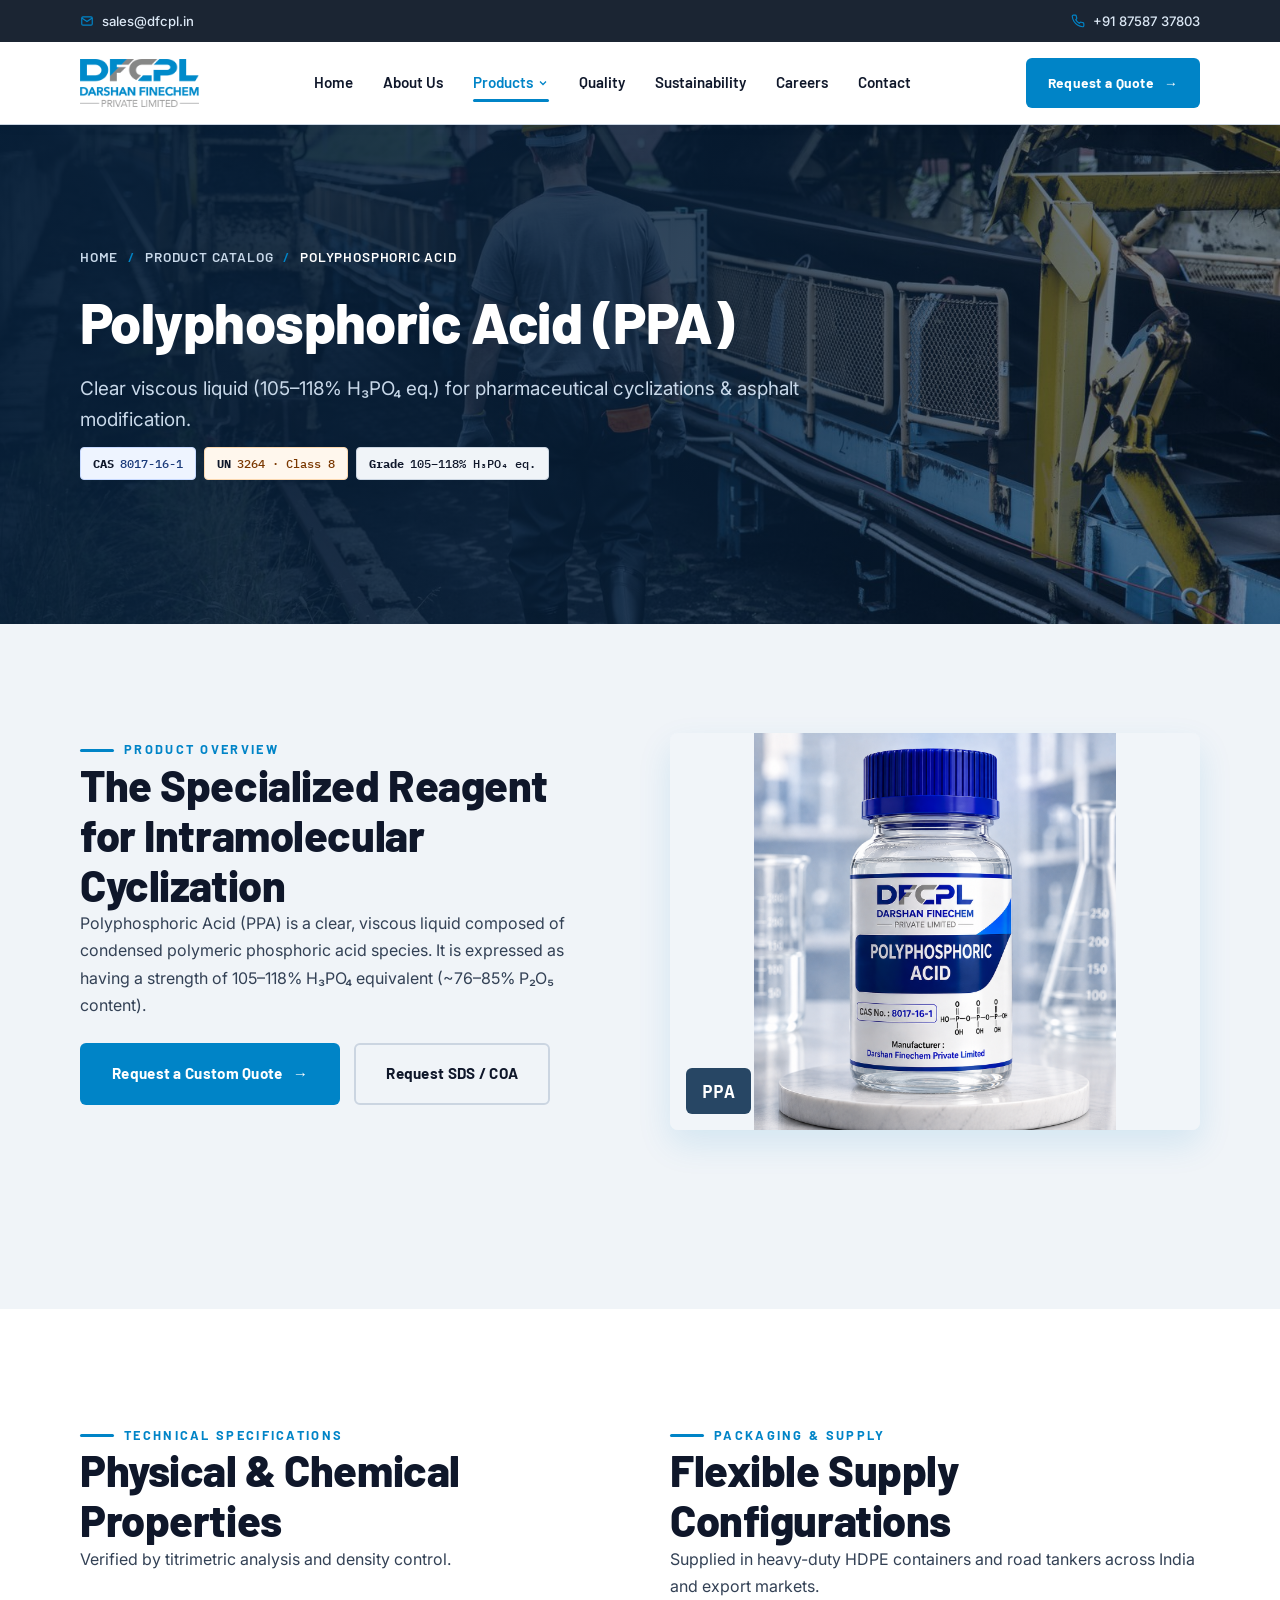
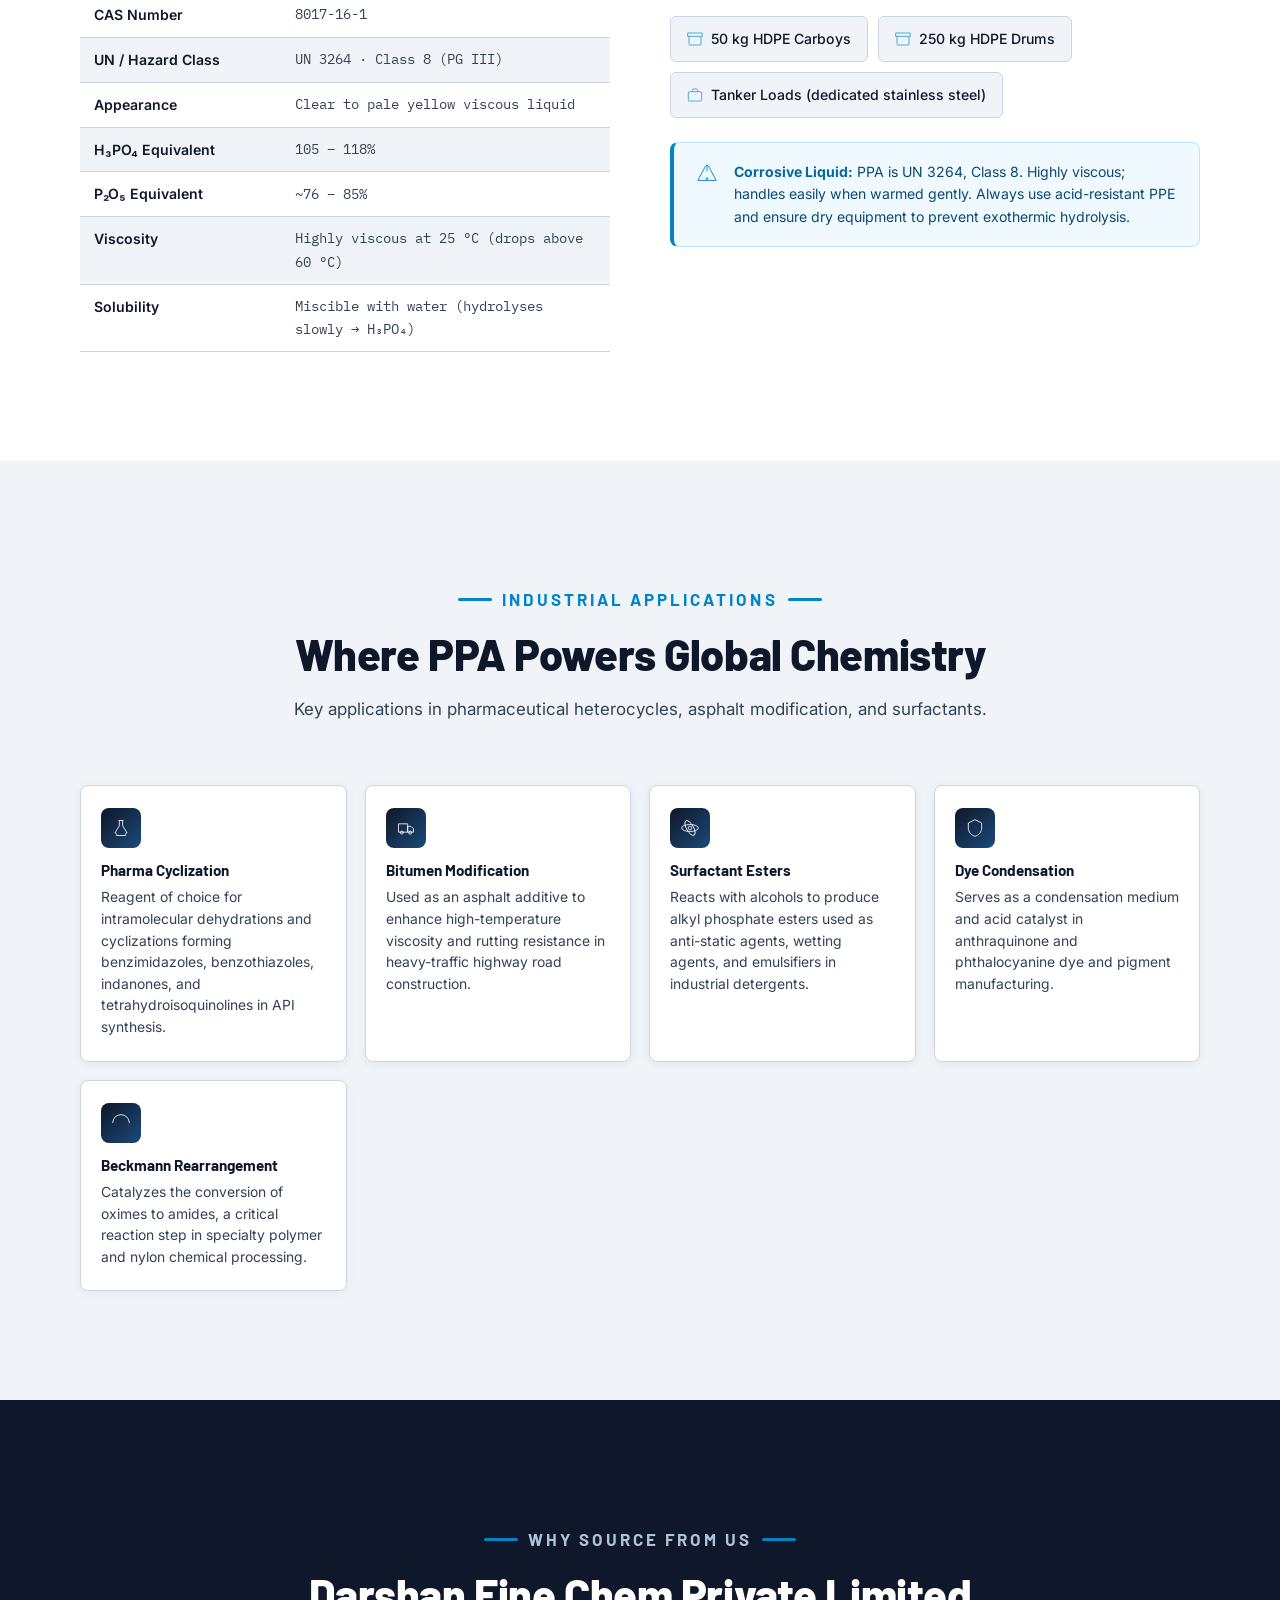
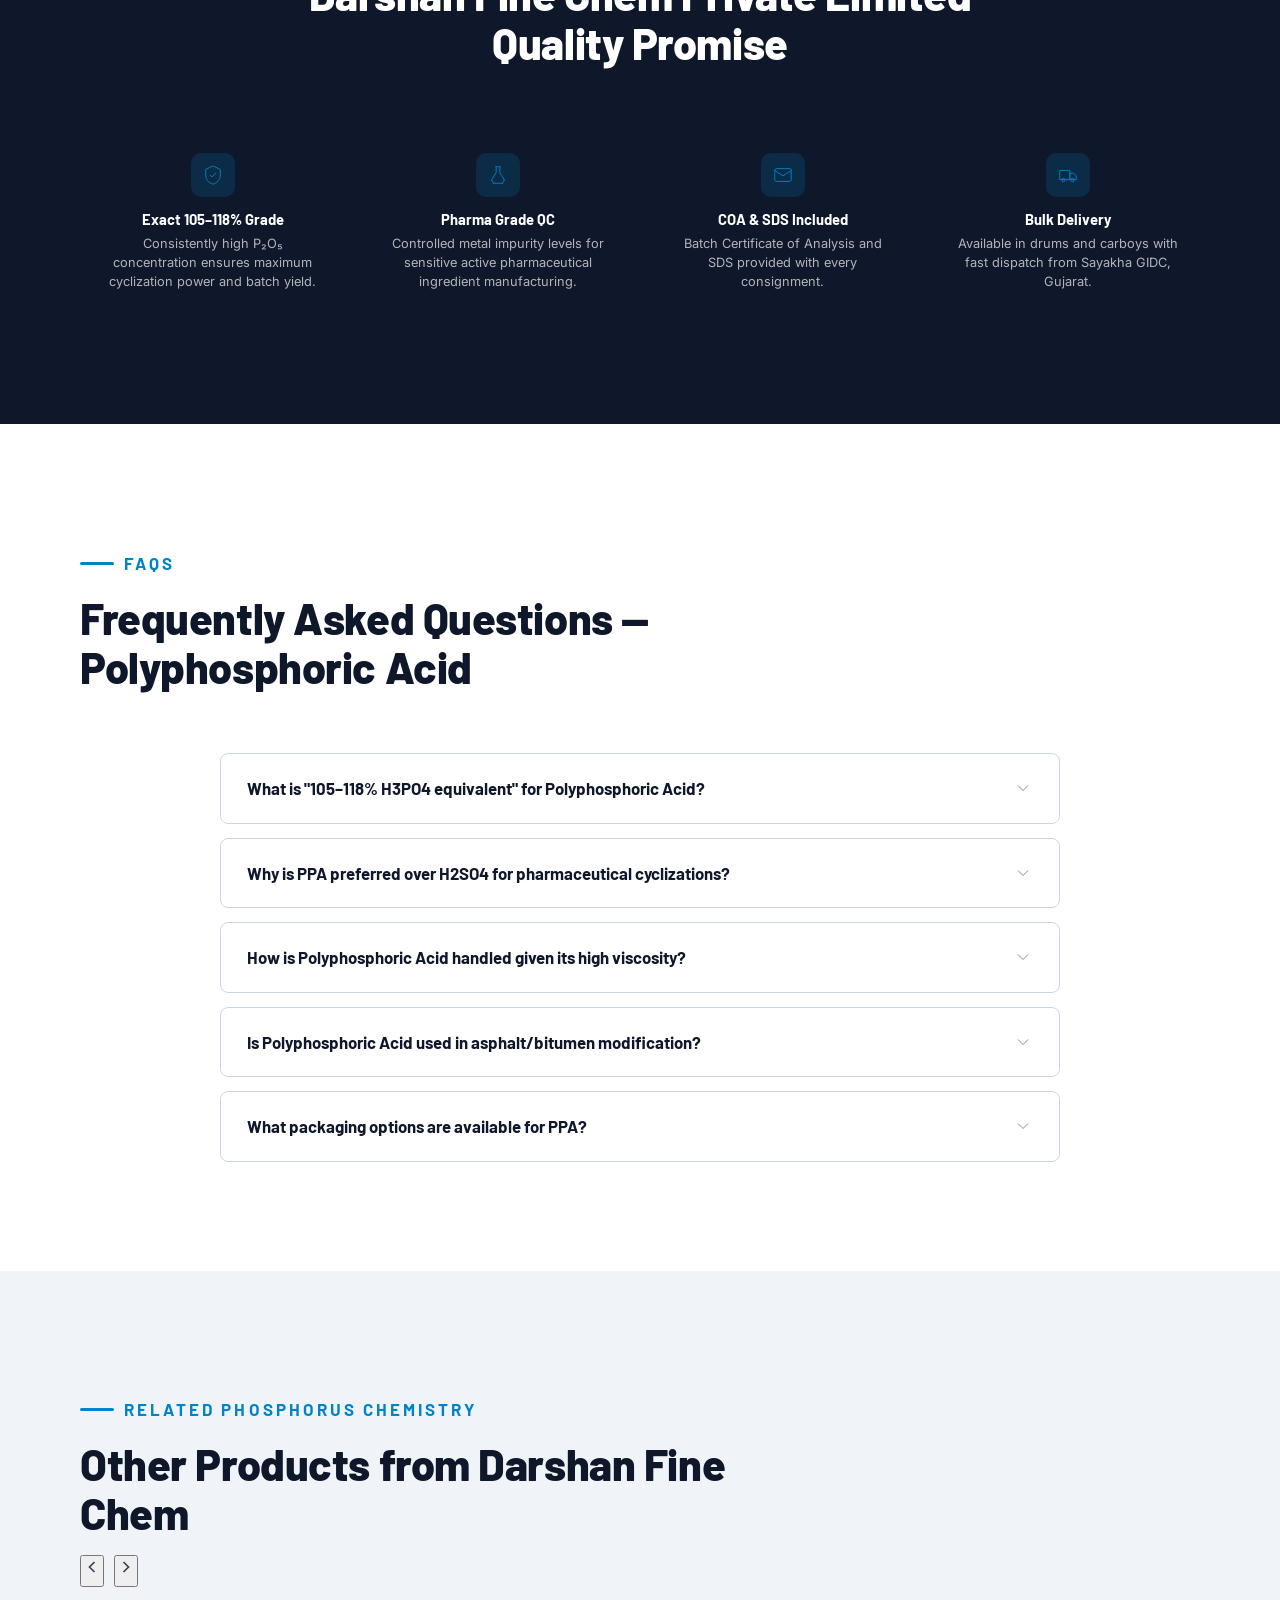
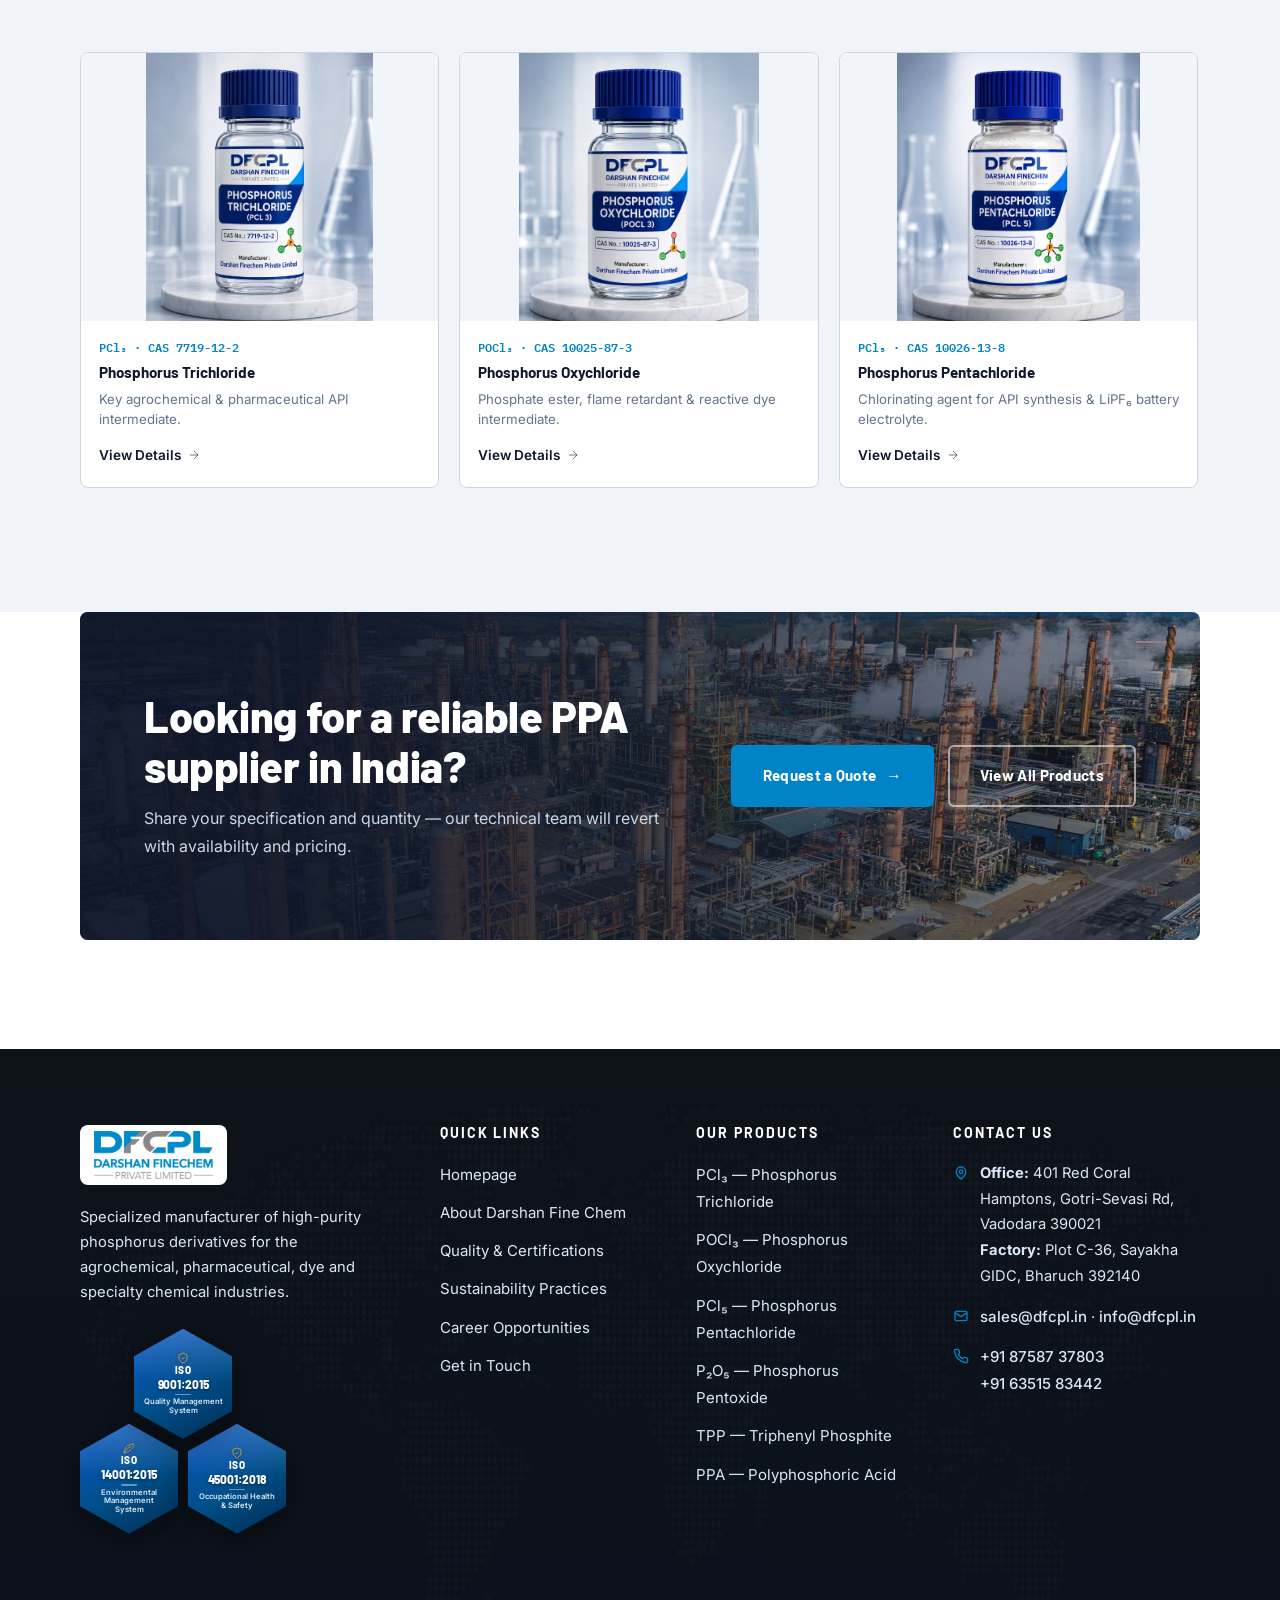
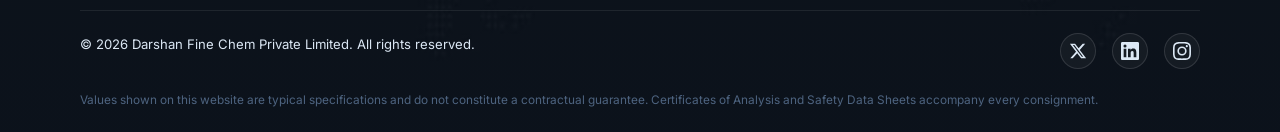
<file: product-polyphosphoric-acid.html>
<!DOCTYPE html>
<html lang="en">

<head>
  <!-- Google tag (gtag.js) -->
  <script async src="https://www.googletagmanager.com/gtag/js?id=G-CTTGNB9CXZ"></script>
  <script>
    window.dataLayer = window.dataLayer || [];
    function gtag(){dataLayer.push(arguments);}
    gtag('js', new Date());

    gtag('config', 'G-CTTGNB9CXZ');
  </script>
  <meta charset="UTF-8">
  <meta name="viewport" content="width=device-width, initial-scale=1.0">
  <title>Polyphosphoric Acid (PPA) Manufacturer in India | Darshan Fine Chem (DFCPL)</title>
  <meta name="description"
    content="Darshan Fine Chem Private Limited (DFCPL) manufactures Polyphosphoric Acid (PPA, CAS 8017-16-1) 105–118% H3PO4 equiv. Pharmaceutical cyclization and asphalt modification reagent. Gujarat, India.">
  <link rel="canonical" href="https://www.dfcpl.in/product-polyphosphoric-acid.html">
  <meta name="robots" content="index, follow, max-image-preview:large">
  <meta name="theme-color" content="#0084C7">
  <meta property="og:type" content="product">
  <meta property="og:site_name" content="Darshan Fine Chem (DFCPL)">
  <meta property="og:title"
    content="Polyphosphoric Acid (PPA) Manufacturer in India | Darshan Fine Chem (DFCPL)">
  <meta property="og:description"
    content="High-purity PPA (CAS 8017-16-1), 105–118% H₃PO₄ equiv. Premier cyclization & dehydration reagent for pharma synthesis & bitumen modification. Gujarat, India.">
  <meta property="og:url" content="https://www.dfcpl.in/product-polyphosphoric-acid.html">
  <meta property="og:image" content="https://www.dfcpl.in/assets/img/product-ppa.png">
  <meta name="twitter:card" content="summary_large_image">
  <link rel="preconnect" href="https://fonts.googleapis.com">
  <link rel="preconnect" href="https://fonts.gstatic.com" crossorigin>
  <link
    href="https://fonts.googleapis.com/css2?family=Barlow:wght@500;600;700;800&family=Inter:wght@400;500;600&family=IBM+Plex+Mono:wght@400;500&display=swap"
    rel="stylesheet">
  <link rel="stylesheet" href="css/style.css">
  <script type="application/ld+json">
  {
    "@context": "https://schema.org",
    "@graph": [
      {
        "@type": "BreadcrumbList",
        "itemListElement": [
          { "@type": "ListItem", "position": 1, "name": "Home", "item": "https://www.dfcpl.in/" },
          { "@type": "ListItem", "position": 2, "name": "Products", "item": "https://www.dfcpl.in/products.html" },
          { "@type": "ListItem", "position": 3, "name": "Polyphosphoric Acid", "item": "https://www.dfcpl.in/product-polyphosphoric-acid.html" }
        ]
      },
      {
        "@type": "Product",
        "name": "Polyphosphoric Acid (PPA)",
        "url": "https://www.dfcpl.in/product-polyphosphoric-acid.html",
        "image": "https://www.dfcpl.in/assets/img/product-ppa.png",
        "description": "High-purity Polyphosphoric Acid (PPA, CAS 8017-16-1). Grade 105–118% H₃PO₄ equivalent. Cyclization reagent for pharmaceutical APIs and bitumen modifier.",
        "brand": {
          "@type": "Brand",
          "name": "Darshan Fine Chem Private Limited",
          "@id": "https://www.dfcpl.in/#organization"
        },
        "manufacturer": {
          "@type": "Organization",
          "name": "Darshan Fine Chem Private Limited",
          "@id": "https://www.dfcpl.in/#organization"
        },
        "offers": {
          "@type": "Offer",
          "url": "https://www.dfcpl.in/product-polyphosphoric-acid.html",
          "priceCurrency": "INR",
          "price": "0",
          "priceValidUntil": "2027-12-31",
          "validFrom": "2024-01-01",
          "availability": "https://schema.org/InStock",
          "itemCondition": "https://schema.org/NewCondition",
          "seller": {
            "@type": "Organization",
            "name": "Darshan Fine Chem Private Limited",
            "@id": "https://www.dfcpl.in/#organization"
          },
          "hasMerchantReturnPolicy": {
            "@type": "MerchantReturnPolicy",
            "applicableCountry": "IN",
            "returnPolicyCategory": "https://schema.org/MerchantReturnNotPermitted"
          },
          "shippingDetails": {
            "@type": "OfferShippingDetails",
            "shippingRate": {
              "@type": "MonetaryAmount",
              "value": "0",
              "currency": "INR"
            },
            "shippingDestination": {
              "@type": "DefinedRegion",
              "addressCountry": "IN"
            }
          }
        },
        "additionalProperty": [
          { "@type": "PropertyValue", "name": "CAS Number", "value": "8017-16-1" },
          { "@type": "PropertyValue", "name": "UN Number", "value": "UN 3264" },
          { "@type": "PropertyValue", "name": "Grade", "value": "105–118% H₃PO₄ eq." }
        ]
      },
      {
        "@type": "FAQPage",
        "mainEntity": [
          { "@type": "Question", "name": "What is Polyphosphoric Acid and how does it differ from Phosphoric Acid?", "acceptedAnswer": { "@type": "Answer", "text": "PPA is a mixture of condensed polymeric phosphoric acids (105–118% H₃PO₄ equivalent). It acts as a powerful dehydrating and cyclizing reagent preferred over H₂SO₄ in API heterocycle synthesis." } },
          { "@type": "Question", "name": "Is Polyphosphoric Acid used in road construction?", "acceptedAnswer": { "@type": "Answer", "text": "Yes. PPA is a key bitumen modifier in asphalt to improve high-temperature rutting resistance and rut-depth performance on highways." } }
        ]
      }
    ]
  }
  </script>
  <link rel="icon" type="image/png" sizes="48x48" href="/favicon-48x48.png">
  <link rel="icon" type="image/png" sizes="32x32" href="/favicon-32x32.png">
  <link rel="icon" type="image/png" sizes="16x16" href="/favicon-16x16.png">
  <link rel="icon" type="image/svg+xml" href="/favicon.svg">
  <link rel="icon" type="image/x-icon" href="/favicon.ico">
  <link rel="icon" type="image/png" sizes="192x192" href="/android-chrome-192x192.png">
  <link rel="icon" type="image/png" sizes="512x512" href="/favicon.png">
  <link rel="apple-touch-icon" sizes="180x180" href="/apple-touch-icon.png">
  <link rel="manifest" href="/site.webmanifest">
</head>

<body>
  <a class="skip-link" href="#main">Skip to content</a>

  <div class="topbar">
    <div class="container topbar-inner">
      <a class="topbar-item" href="mailto:sales@dfcpl.in">
        <svg viewBox="0 0 24 24" fill="none" stroke="currentColor" stroke-width="2">
          <rect x="3" y="5" width="18" height="14" rx="2" />
          <path d="m3 7 9 6 9-6" />
        </svg>
        sales@dfcpl.in
      </a>
      <a class="topbar-item" href="tel:+918758737803">
        <svg viewBox="0 0 24 24" fill="none" stroke="currentColor" stroke-width="2">
          <path
            d="M22 16.9v3a2 2 0 0 1-2.2 2 19.8 19.8 0 0 1-8.6-3 19.5 19.5 0 0 1-6-6 19.8 19.8 0 0 1-3-8.7A2 2 0 0 1 4.1 2h3a2 2 0 0 1 2 1.7c.13.96.36 1.9.7 2.8a2 2 0 0 1-.45 2.1L8.1 9.9a16 16 0 0 0 6 6l1.3-1.3a2 2 0 0 1 2.1-.45c.9.34 1.84.57 2.8.7a2 2 0 0 1 1.7 2.05Z" />
        </svg>
        +91 87587 37803
      </a>
    </div>
  </div>

  <header class="site-header">
    <div class="container header-inner">
      <a href="/" class="brand" aria-label="Darshan Fine Chem Private Limited — home">
        <img src="assets/img/dfcpl-logo.png" alt="DFCPL - Darshan Fine Chem Private Limited"
          style="height: 48px; width: auto;">
      </a>
      <nav class="main-nav" aria-label="Primary">
        <a href="/">Home</a>
        <a href="about.html">About Us</a>
        <div class="nav-dropdown">
          <a href="products.html" class="is-active" aria-current="page" aria-haspopup="true">
            Products
            <svg class="nav-chevron" viewBox="0 0 24 24" width="12" height="12" stroke="currentColor" fill="none"
              stroke-width="2.5">
              <polyline points="6 9 12 15 18 9" />
            </svg>
          </a>
          <div class="dropdown-menu">
            <a href="products.html" class="dropdown-header-link">All Products</a>
            <div class="dropdown-divider"></div>
            <a href="product-phosphorus-trichloride.html">Phosphorus Trichloride (PCl₃)</a>
            <a href="product-phosphorus-oxychloride.html">Phosphorus Oxychloride (POCl₃)</a>
            <a href="product-phosphorus-pentachloride.html">Phosphorus Pentachloride (PCl₅)</a>
            <a href="product-phosphorus-pentoxide.html">Phosphorus Pentoxide (P₂O₅)</a>
            <a href="product-triphenyl-phosphine.html">Triphenyl Phosphite (TPP)</a>
            <a href="product-polyphosphoric-acid.html">Polyphosphoric Acid (PPA)</a>
          </div>
        </div>
        <a href="quality.html">Quality</a>
        <a href="sustainability.html">Sustainability</a>
        <a href="careers.html">Careers</a>
        <a href="contact.html">Contact</a>
      </nav>
      <div class="header-cta">
        <a href="contact.html" class="btn btn--accent btn--sm">Request a Quote <span class="arrow"
            aria-hidden="true">&rarr;</span></a>
      </div>
      <button class="nav-toggle" type="button" aria-label="Toggle navigation"
        aria-expanded="false"><span></span></button>
    </div>
  </header>

  <main id="main">

    <!-- ===== PAGE HERO ===== -->
    <section class="page-hero">
      <div class="hero-bg" aria-hidden="true">
        <img src="assets/img/worker-machinery.jpg" alt="Chemical storage infrastructure for Polyphosphoric Acid">
      </div>
      <div class="container">
        <div class="page-hero-content">
          <nav class="breadcrumb" aria-label="Breadcrumb">
            <a href="/">Home</a> <span class="sep">/</span>
            <a href="products.html">Product Catalog</a> <span class="sep">/</span>
            <span aria-current="page">Polyphosphoric Acid</span>
          </nav>
          <h1>Polyphosphoric Acid (PPA)</h1>
          <p class="lede">Clear viscous liquid (105–118% H₃PO₄ eq.) for pharmaceutical cyclizations &amp; asphalt
            modification.</p>
          <div class="chem-badges">
            <span class="chem-badge chem-badge--cas"><b>CAS</b> 8017-16-1</span>
            <span class="chem-badge chem-badge--un"><b>UN</b> 3264 &middot; Class 8</span>
            <span class="chem-badge"><b>Grade</b> 105–118% H₃PO₄ eq.</span>
          </div>
        </div>
      </div>
    </section>

    <!-- ===== PRODUCT INTRO ===== -->
    <section class="section section--sky">
      <div class="container">
        <div class="product-intro-grid">
          <div>
            <p class="eyebrow">Product Overview</p>
            <h2 class="h2">The Specialized Reagent for Intramolecular Cyclization</h2>
            <p>Polyphosphoric Acid (PPA) is a clear, viscous liquid composed of condensed polymeric phosphoric acid
              species. It is expressed as having a strength of 105–118% H₃PO₄ equivalent (~76–85% P₂O₅ content).</p>
            <div class="btn-row" style="margin-top:24px">
              <a href="contact.html" class="btn btn--accent">Request a Custom Quote <span class="arrow">&rarr;</span></a>
              <a href="contact.html" class="btn btn--outline-navy">Request SDS / COA</a>
            </div>
          </div>
          <div class="product-intro-media">
            <img src="assets/img/product-ppa.png"
              alt="High-purity Polyphosphoric Acid PPA manufactured at Darshan Fine Chem Private Limited, Ankleshwar Gujarat India"
              fetchpriority="high">
            <span class="formula-overlay">PPA</span>
          </div>
        </div>
      </div>
    </section>

    <!-- ===== SPECIFICATIONS ===== -->
    <section class="section">
      <div class="container">
        <div class="grid-2" style="gap:clamp(30px,5vw,60px);align-items:start">
          <div>
            <p class="eyebrow">Technical Specifications</p>
            <h2 class="h2">Physical &amp; Chemical Properties</h2>
            <p>Verified by titrimetric analysis and density control.</p>
            <table class="prop-table" style="margin-top:20px">
              <tbody>
                <tr>
                  <th scope="row">CAS Number</th>
                  <td>8017-16-1</td>
                </tr>
                <tr>
                  <th scope="row">UN / Hazard Class</th>
                  <td>UN 3264 &middot; Class 8 (PG III)</td>
                </tr>
                <tr>
                  <th scope="row">Appearance</th>
                  <td>Clear to pale yellow viscous liquid</td>
                </tr>
                <tr>
                  <th scope="row">H₃PO₄ Equivalent</th>
                  <td>105 – 118%</td>
                </tr>
                <tr>
                  <th scope="row">P₂O₅ Equivalent</th>
                  <td>~76 – 85%</td>
                </tr>
                <tr>
                  <th scope="row">Viscosity</th>
                  <td>Highly viscous at 25 &deg;C (drops above 60 &deg;C)</td>
                </tr>
                <tr>
                  <th scope="row">Solubility</th>
                  <td>Miscible with water (hydrolyses slowly &rarr; H₃PO₄)</td>
                </tr>
              </tbody>
            </table>
          </div>
          <div>
            <p class="eyebrow">Packaging &amp; Supply</p>
            <h2 class="h2">Flexible Supply Configurations</h2>
            <p>Supplied in heavy-duty HDPE containers and road tankers across India and export markets.</p>
            <div class="packing-list">
              <span class="packing-option">
                <svg viewBox="0 0 24 24">
                  <path d="M21 8V20a1 1 0 0 1-1 1H4a1 1 0 0 1-1-1V8M1 3h22v5H1z" />
                </svg>
                50 kg HDPE Carboys
              </span>
              <span class="packing-option">
                <svg viewBox="0 0 24 24">
                  <path d="M21 8V20a1 1 0 0 1-1 1H4a1 1 0 0 1-1-1V8M1 3h22v5H1z" />
                </svg>
                250 kg HDPE Drums
              </span>
              <span class="packing-option">
                <svg viewBox="0 0 24 24">
                  <rect x="2" y="7" width="20" height="14" rx="2" />
                  <path d="M16 7V5a2 2 0 0 0-2-2h-4a2 2 0 0 0-2 2v2" />
                </svg>
                Tanker Loads (dedicated stainless steel)
              </span>
            </div>
            <div class="safety-notice" style="margin-top:24px">
              <svg viewBox="0 0 24 24">
                <path d="M10.3 3.5 2 19h20L13.7 3.5a2 2 0 0 0-3.4 0Z" />
                <line x1="12" y1="9" x2="12" y2="2" />
                <circle cx="12" cy="17" r="1" />
              </svg>
              <p><strong>Corrosive Liquid:</strong> PPA is UN 3264, Class 8. Highly viscous; handles easily when warmed
                gently. Always use acid-resistant PPE and ensure dry equipment to prevent exothermic hydrolysis.</p>
            </div>
          </div>
        </div>
      </div>
    </section>

    <!-- ===== APPLICATIONS ===== -->
    <section class="section section--sky">
      <div class="container">
        <div class="section-head section-head--center reveal">
          <p class="eyebrow">Industrial Applications</p>
          <h2 class="h2">Where PPA Powers Global Chemistry</h2>
          <p>Key applications in pharmaceutical heterocycles, asphalt modification, and surfactants.</p>
        </div>
        <div class="app-sectors reveal">
          <div class="app-sector-card">
            <div class="app-sector-icon"><svg viewBox="0 0 24 24">
                <path d="M9 3h6M10 3v6.3L4.7 18a2 2 0 0 1 1.8 3h11a2 2 0 0 1 1.8-3L14 9.3V3" />
              </svg></div>
            <h4>Pharma Cyclization</h4>
            <p>Reagent of choice for intramolecular dehydrations and cyclizations forming benzimidazoles,
              benzothiazoles, indanones, and tetrahydroisoquinolines in API synthesis.</p>
          </div>
          <div class="app-sector-card">
            <div class="app-sector-icon"><svg viewBox="0 0 24 24">
                <path d="M3 7h11v10H3zM14 10h4l3 3v4h-7z" />
                <circle cx="7" cy="17.5" r="1.8" />
                <circle cx="17" cy="17.5" r="1.8" />
              </svg></div>
            <h4>Bitumen Modification</h4>
            <p>Used as an asphalt additive to enhance high-temperature viscosity and rutting resistance in heavy-traffic
              highway road construction.</p>
          </div>
          <div class="app-sector-card">
            <div class="app-sector-icon"><svg viewBox="0 0 24 24">
                <circle cx="12" cy="12" r="2.2" />
                <ellipse cx="12" cy="12" rx="10" ry="4.2" />
                <ellipse cx="12" cy="12" rx="10" ry="4.2" transform="rotate(60 12 12)" />
              </svg></div>
            <h4>Surfactant Esters</h4>
            <p>Reacts with alcohols to produce alkyl phosphate esters used as anti-static agents, wetting agents, and
              emulsifiers in industrial detergents.</p>
          </div>
          <div class="app-sector-card">
            <div class="app-sector-icon"><svg viewBox="0 0 24 24">
                <path d="M12 2 4 6v6c0 5 3.4 8.6 8 10 4.6-1.4 8-5 8-10V6l-8-4Z" />
              </svg></div>
            <h4>Dye Condensation</h4>
            <p>Serves as a condensation medium and acid catalyst in anthraquinone and phthalocyanine dye and pigment
              manufacturing.</p>
          </div>
          <div class="app-sector-card">
            <div class="app-sector-icon"><svg viewBox="0 0 24 24">
                <path d="M12 2a10 10 0 0 1 10 10M2 12A10 10 0 0 1 12 2" />
              </svg></div>
            <h4>Beckmann Rearrangement</h4>
            <p>Catalyzes the conversion of oximes to amides, a critical reaction step in specialty polymer and nylon
              chemical processing.</p>
          </div>
        </div>
      </div>
    </section>

    <!-- ===== WHY US ===== -->
    <section class="section section--navy">
      <div class="container">
        <div class="section-head section-head--center reveal">
          <p class="eyebrow">Why Source from Us</p>
          <h2 class="h2" style="color:#fff">Darshan Fine Chem Private Limited Quality Promise</h2>
        </div>
        <div class="trust-pillars reveal">
          <div class="trust-pillar">
            <div class="pillar-icon"><svg viewBox="0 0 24 24">
                <path d="M12 2 4 6v6c0 5 3.4 8.6 8 10 4.6-1.4 8-5 8-10V6l-8-4Z" />
                <path d="m8.8 12 2.2 2.2 4.2-4.4" />
              </svg></div>
            <h4>Exact 105–118% Grade</h4>
            <p>Consistently high P₂O₅ concentration ensures maximum cyclization power and batch yield.</p>
          </div>
          <div class="trust-pillar">
            <div class="pillar-icon"><svg viewBox="0 0 24 24">
                <path d="M9 3h6M10 3v6.3L4.7 18a2 2 0 0 1 1.8 3h11a2 2 0 0 1 1.8-3L14 9.3V3" />
              </svg></div>
            <h4>Pharma Grade QC</h4>
            <p>Controlled metal impurity levels for sensitive active pharmaceutical ingredient manufacturing.</p>
          </div>
          <div class="trust-pillar">
            <div class="pillar-icon"><svg viewBox="0 0 24 24">
                <rect x="3" y="5" width="18" height="14" rx="2" />
                <path d="m3 7 9 6 9-6" />
              </svg></div>
            <h4>COA &amp; SDS Included</h4>
            <p>Batch Certificate of Analysis and SDS provided with every consignment.</p>
          </div>
          <div class="trust-pillar">
            <div class="pillar-icon"><svg viewBox="0 0 24 24">
                <path d="M3 7h11v10H3zM14 10h4l3 3v4h-7z" />
                <circle cx="7" cy="17.5" r="1.8" />
                <circle cx="17" cy="17.5" r="1.8" />
              </svg></div>
            <h4>Bulk Delivery</h4>
            <p>Available in drums and carboys with fast dispatch from Sayakha GIDC, Gujarat.</p>
          </div>
        </div>
      </div>
    </section>

    <!-- ===== FAQ ===== -->
    <section class="section">
      <div class="container">
        <div class="section-head reveal">
          <p class="eyebrow">FAQs</p>
          <h2 class="h2">Frequently Asked Questions — Polyphosphoric Acid</h2>
        </div>
        <div class="faq-list reveal">
          <div class="faq-item">
            <button class="faq-question" aria-expanded="false" aria-controls="faq-ppa-1">What is "105–118% H3PO4
              equivalent" for Polyphosphoric Acid?<svg viewBox="0 0 24 24">
                <polyline points="6 9 12 15 18 9" />
              </svg></button>
            <div class="faq-answer" id="faq-ppa-1">Pure orthophosphoric acid is 100%. Above 100% indicates condensed
              polyphosphoric species with higher phosphorus content (~76–85% P₂O₅), providing strong dehydrating and
              cyclizing power.</div>
          </div>
          <div class="faq-item">
            <button class="faq-question" aria-expanded="false" aria-controls="faq-ppa-2">Why is PPA preferred over H2SO4
              for pharmaceutical cyclizations?<svg viewBox="0 0 24 24">
                <polyline points="6 9 12 15 18 9" />
              </svg></button>
            <div class="faq-answer" id="faq-ppa-2">PPA acts as both catalyst and dehydrating solvent, offering milder
              conditions and higher selectivity while avoiding sulfonation side-reactions caused by H₂SO₄.</div>
          </div>
          <div class="faq-item">
            <button class="faq-question" aria-expanded="false" aria-controls="faq-ppa-3">How is Polyphosphoric Acid
              handled given its high viscosity?<svg viewBox="0 0 24 24">
                <polyline points="6 9 12 15 18 9" />
              </svg></button>
            <div class="faq-answer" id="faq-ppa-3">PPA is viscous at room temperature. Warming to 60–80°C significantly
              reduces viscosity for easy pumping and transfer.</div>
          </div>
          <div class="faq-item">
            <button class="faq-question" aria-expanded="false" aria-controls="faq-ppa-4">Is Polyphosphoric Acid used in
              asphalt/bitumen modification?<svg viewBox="0 0 24 24">
                <polyline points="6 9 12 15 18 9" />
              </svg></button>
            <div class="faq-answer" id="faq-ppa-4">Yes. PPA is widely used to modify road bitumen to improve
              high-temperature rutting resistance and extend road lifespan.</div>
          </div>
          <div class="faq-item">
            <button class="faq-question" aria-expanded="false" aria-controls="faq-ppa-5">What packaging options are
              available for PPA?<svg viewBox="0 0 24 24">
                <polyline points="6 9 12 15 18 9" />
              </svg></button>
            <div class="faq-answer" id="faq-ppa-5">We supply Polyphosphoric Acid in 50 kg HDPE Carboys, 250 kg HDPE Drums, and Tanker Loads.</div>
          </div>
        </div>
      </div>
    </section>

    <!-- ===== RELATED PRODUCTS ===== -->
    <section class="section section--sky">
      <div class="container">
        <div class="section-head reveal"
          style="display:flex;justify-content:space-between;align-items:flex-end;flex-wrap:wrap;gap:16px;">
          <div>
            <p class="eyebrow">Related Phosphorus Chemistry</p>
            <h2 class="h2">Other Products from Darshan Fine Chem</h2>
          </div>
          <div class="slider-controls">
            <button class="slider-arrow slider-arrow--prev" aria-label="Previous product">
              <svg viewBox="0 0 24 24" width="20" height="20" stroke="currentColor" fill="none" stroke-width="2">
                <path d="M15 18l-6-6 6-6" />
              </svg>
            </button>
            <button class="slider-arrow slider-arrow--next" aria-label="Next product">
              <svg viewBox="0 0 24 24" width="20" height="20" stroke="currentColor" fill="none" stroke-width="2">
                <path d="M9 18l6-6-6-6" />
              </svg>
            </button>
          </div>
        </div>
        <div class="product-slider-wrapper reveal">
          <div class="product-slider">
            <a class="related-card product-slider-card" href="product-phosphorus-trichloride.html">
              <div class="related-card-img"><img src="assets/img/product-pcl3.png" alt="Phosphorus Trichloride PCl3"
                  loading="lazy"></div>
              <div class="related-card-body">
                <span class="related-card-formula">PCl&#8323; &middot; CAS 7719-12-2</span>
                <h3>Phosphorus Trichloride</h3>
                <p>Key agrochemical &amp; pharmaceutical API intermediate.</p>
                <span class="related-card-link">View Details <svg viewBox="0 0 24 24" width="14" height="14"
                    stroke="currentColor" fill="none">
                    <path d="M5 12h14M12 5l7 7-7 7" />
                  </svg></span>
              </div>
            </a>
            <a class="related-card product-slider-card" href="product-phosphorus-oxychloride.html">
              <div class="related-card-img"><img src="assets/img/product-pocl3.png" alt="Phosphorus Oxychloride POCl3"
                  loading="lazy"></div>
              <div class="related-card-body">
                <span class="related-card-formula">POCl&#8323; &middot; CAS 10025-87-3</span>
                <h3>Phosphorus Oxychloride</h3>
                <p>Phosphate ester, flame retardant &amp; reactive dye intermediate.</p>
                <span class="related-card-link">View Details <svg viewBox="0 0 24 24" width="14" height="14"
                    stroke="currentColor" fill="none">
                    <path d="M5 12h14M12 5l7 7-7 7" />
                  </svg></span>
              </div>
            </a>
            <a class="related-card product-slider-card" href="product-phosphorus-pentachloride.html">
              <div class="related-card-img"><img src="assets/img/product-pcl5.png" alt="Phosphorus Pentachloride PCl5"
                  loading="lazy"></div>
              <div class="related-card-body">
                <span class="related-card-formula">PCl&#8325; &middot; CAS 10026-13-8</span>
                <h3>Phosphorus Pentachloride</h3>
                <p>Chlorinating agent for API synthesis &amp; LiPF&#8326; battery electrolyte.</p>
                <span class="related-card-link">View Details <svg viewBox="0 0 24 24" width="14" height="14"
                    stroke="currentColor" fill="none">
                    <path d="M5 12h14M12 5l7 7-7 7" />
                  </svg></span>
              </div>
            </a>
            <a class="related-card product-slider-card" href="product-phosphorus-pentoxide.html">
              <div class="related-card-img"><img src="assets/img/product-p2o5.png" alt="Phosphorus Pentoxide P2O5"
                  loading="lazy"></div>
              <div class="related-card-body">
                <span class="related-card-formula">P&#8322;O&#8325; &middot; CAS 1314-56-3</span>
                <h3>Phosphorus Pentoxide</h3>
                <p>Strongest industrial dehydrating agent &amp; precursor to PPA.</p>
                <span class="related-card-link">View Details <svg viewBox="0 0 24 24" width="14" height="14"
                    stroke="currentColor" fill="none">
                    <path d="M5 12h14M12 5l7 7-7 7" />
                  </svg></span>
              </div>
            </a>
            <a class="related-card product-slider-card" href="product-triphenyl-phosphine.html">
              <div class="related-card-img"><img src="assets/img/product-tpp.png" alt="Triphenyl Phosphite TPP"
                  loading="lazy"></div>
              <div class="related-card-body">
                <span class="related-card-formula">TPP &middot; CAS 101-02-0</span>
                <h3>Triphenyl Phosphite</h3>
                <p>Polymer stabilizer, antioxidant &amp; chemical intermediate.</p>
                <span class="related-card-link">View Details <svg viewBox="0 0 24 24" width="14" height="14"
                    stroke="currentColor" fill="none">
                    <path d="M5 12h14M12 5l7 7-7 7" />
                  </svg></span>
              </div>
            </a>
            <a class="related-card product-slider-card" href="product-polyphosphoric-acid.html">
              <div class="related-card-img"><img src="assets/img/product-ppa.png" alt="Polyphosphoric Acid PPA"
                  loading="lazy"></div>
              <div class="related-card-body">
                <span class="related-card-formula">PPA &middot; CAS 8017-16-1</span>
                <h3>Polyphosphoric Acid</h3>
                <p>Cyclization reagent for pharma heterocycles &amp; bitumen modifier.</p>
                <span class="related-card-link">View Details <svg viewBox="0 0 24 24" width="14" height="14"
                    stroke="currentColor" fill="none">
                    <path d="M5 12h14M12 5l7 7-7 7" />
                  </svg></span>
              </div>
            </a>
          </div>
        </div>
      </div>
    </section>

    <!-- ===== CTA ===== -->
    <section class="section" style="padding-top:0">
      <div class="container">
        <div class="cta-band reveal">
          <img class="cta-bg" src="assets/img/aerial-plant.jpg" alt="Darshan Fine Chem phosphorus derivatives manufacturing plant" loading="lazy">
          <div class="cta-inner">
            <div>
              <h2 class="h2">Looking for a reliable PPA supplier in India?</h2>
              <p>Share your specification and quantity — our technical team will revert with availability and pricing.
              </p>
            </div>
            <div class="cta-actions">
              <a href="contact.html" class="btn btn--accent">Request a Quote <span class="arrow">&rarr;</span></a>
              <a href="products.html" class="btn btn--outline">View All Products</a>
            </div>
          </div>
        </div>
      </div>
    </section>

  </main>

  <!-- ============ FOOTER ============ -->
  <footer class="site-footer">
    <div class="container">
      <div class="footer-grid">
        <div class="footer-brand">
          <a href="/" class="brand" aria-label="Darshan Fine Chem Private Limited — home">
            <div class="footer-logo-wrap">
              <img src="assets/img/dfcpl-logo.png" alt="DFCPL - Darshan Fine Chem Private Limited"
                style="height: 48px; width: auto; display: block;">
            </div>
          </a>
          <p>Specialized manufacturer of high-purity phosphorus derivatives for the agrochemical, pharmaceutical, dye
            and specialty chemical industries.</p>
          <div class="footer-iso-cert">
            <div class="footer-iso-row footer-iso-row--top">
              <div class="footer-iso-card" title="ISO 9001:2015 - Quality Management System">
                <div class="footer-iso-inner">
                  <svg class="footer-iso-icon" viewBox="0 0 24 24" fill="none" stroke="currentColor" stroke-width="1.8">
                    <path d="M12 2 4 6v6c0 5 3.4 8.6 8 10 4.6-1.4 8-5 8-10V6l-8-4Z" />
                    <path d="m8.8 12 2.2 2.2 4.2-4.4" />
                  </svg>
                  <div class="footer-iso-title">ISO</div>
                  <div class="footer-iso-num">9001:2015</div>
                  <div class="footer-iso-div"></div>
                  <div class="footer-iso-sub">Quality Management System</div>
                </div>
              </div>
            </div>
            <div class="footer-iso-row footer-iso-row--bottom">
              <div class="footer-iso-card" title="ISO 14001:2015 - Environmental Management System">
                <div class="footer-iso-inner">
                  <svg class="footer-iso-icon" viewBox="0 0 24 24" fill="none" stroke="currentColor" stroke-width="1.8">
                    <path d="M2 22s0-9 7-14 13-4 13-4-1 8-8 13-12 5-12 5Z" />
                    <path d="M2 22c4-7 9-11 14-13" />
                  </svg>
                  <div class="footer-iso-title">ISO</div>
                  <div class="footer-iso-num">14001:2015</div>
                  <div class="footer-iso-div"></div>
                  <div class="footer-iso-sub">Environmental Management System</div>
                </div>
              </div>
              <div class="footer-iso-card" title="ISO 45001:2018 - Occupational Health & Safety Management System">
                <div class="footer-iso-inner">
                  <svg class="footer-iso-icon" viewBox="0 0 24 24" fill="none" stroke="currentColor" stroke-width="1.8">
                    <path d="M12 22s8-4 8-10V5l-8-3-8 3v7c0 6 8 10 8 10z" />
                    <path d="m9 12 2 2 4-4" />
                  </svg>
                  <div class="footer-iso-title">ISO</div>
                  <div class="footer-iso-num">45001:2018</div>
                  <div class="footer-iso-div"></div>
                  <div class="footer-iso-sub">Occupational Health &amp; Safety</div>
                </div>
              </div>
            </div>
          </div>
        </div>
        <div class="footer-col">
          <h3>Quick Links</h3>
          <ul>
            <li><a href="/">Homepage</a></li>
            <li><a href="about.html">About Darshan Fine Chem</a></li>
            <li><a href="quality.html">Quality &amp; Certifications</a></li>
            <li><a href="sustainability.html">Sustainability Practices</a></li>
            <li><a href="careers.html">Career Opportunities</a></li>
            <li><a href="contact.html">Get in Touch</a></li>
          </ul>
        </div>
        <div class="footer-col">
          <h3>Our Products</h3>
          <ul>
            <li><a href="product-phosphorus-trichloride.html">PCl₃ — Phosphorus Trichloride</a></li>
            <li><a href="product-phosphorus-oxychloride.html">POCl₃ — Phosphorus Oxychloride</a></li>
            <li><a href="product-phosphorus-pentachloride.html">PCl₅ — Phosphorus Pentachloride</a></li>
            <li><a href="product-phosphorus-pentoxide.html">P₂O₅ — Phosphorus Pentoxide</a></li>
            <li><a href="product-triphenyl-phosphine.html">TPP — Triphenyl Phosphite</a></li>
            <li><a href="product-polyphosphoric-acid.html">PPA — Polyphosphoric Acid</a></li>
          </ul>
        </div>
        <div class="footer-col">
          <h3>Contact Us</h3>
          <div class="footer-contact-line">
            <svg viewBox="0 0 24 24" fill="none" stroke="currentColor" stroke-width="2">
              <path d="M12 21s-7-5.5-7-11a7 7 0 0 1 14 0c0 5.5-7 11-7 11Z" />
              <circle cx="12" cy="10" r="2.6" />
            </svg>
            <address><b>Office:</b> 401 Red Coral Hamptons, Gotri-Sevasi Rd, Vadodara 390021<br><b>Factory:</b> Plot
              C-36, Sayakha GIDC, Bharuch 392140</address>
          </div>
          <div class="footer-contact-line">
            <svg viewBox="0 0 24 24" fill="none" stroke="currentColor" stroke-width="2">
              <rect x="3" y="5" width="18" height="14" rx="2" />
              <path d="m3 7 9 6 9-6" />
            </svg>
            <address><a href="mailto:sales@dfcpl.in">sales@dfcpl.in</a> &middot; <a
                href="mailto:info@dfcpl.in">info@dfcpl.in</a></address>
          </div>
          <div class="footer-contact-line">
            <svg viewBox="0 0 24 24" fill="none" stroke="currentColor" stroke-width="2">
              <path
                d="M22 16.9v3a2 2 0 0 1-2.2 2 19.8 19.8 0 0 1-8.6-3 19.5 19.5 0 0 1-6-6 19.8 19.8 0 0 1-3-8.7A2 2 0 0 1 4.1 2h3a2 2 0 0 1 2 1.7c.13.96.36 1.9.7 2.8a2 2 0 0 1-.45 2.1L8.1 9.9a16 16 0 0 0 6 6l1.3-1.3a2 2 0 0 1 2.1-.45c.9.34 1.84.57 2.8.7a2 2 0 0 1 1.7 2.05Z" />
            </svg>
            <address><a href="tel:+918758737803">+91 87587 37803</a><br><a href="tel:+916351583442">+91 63515 83442</a>
            </address>
          </div>
        </div>
      </div>
      <div class="footer-bottom">
        <span>&copy; <span data-year>2026</span> Darshan Fine Chem Private Limited. All rights reserved.</span>
        <div class="footer-social">
          <a href="https://x.com/Darshanfinechem" target="_blank" rel="noopener noreferrer" aria-label="Follow us on X (Twitter)">
            <svg viewBox="0 0 24 24"><path d="M18.244 2.25h3.308l-7.227 8.26 8.502 11.24H16.17l-5.214-6.817L4.99 21.75H1.68l7.73-8.835L1.254 2.25H8.08l4.713 6.231zm-1.161 17.52h1.833L7.084 4.126H5.117z"/></svg>
          </a>
          <a href="https://www.linkedin.com/company/darshan-finechem-private-limited/" target="_blank" rel="noopener noreferrer" aria-label="Follow us on LinkedIn">
            <svg viewBox="0 0 24 24"><path d="M20.447 20.452h-3.554v-5.569c0-1.328-.027-3.037-1.852-3.037-1.853 0-2.136 1.445-2.136 2.939v5.667H9.351V9h3.414v1.561h.046c.477-.9 1.637-1.85 3.37-1.85 3.601 0 4.267 2.37 4.267 5.455v6.286zM5.337 7.433a2.062 2.062 0 0 1-2.063-2.065 2.064 2.064 0 1 1 2.063 2.065zm1.782 13.019H3.555V9h3.564v11.452zM22.225 0H1.771C.792 0 0 .774 0 1.729v20.542C0 23.227.792 24 1.771 24h20.451C23.2 24 24 23.227 24 22.271V1.729C24 .774 23.2 0 22.222 0h.003z"/></svg>
          </a>
          <a href="https://www.instagram.com/darshan_fine_chem_pvt_ltd" target="_blank" rel="noopener noreferrer" aria-label="Follow us on Instagram">
            <svg viewBox="0 0 24 24"><path d="M12 2.163c3.204 0 3.584.012 4.85.07 3.252.148 4.771 1.691 4.919 4.919.058 1.265.069 1.645.069 4.849 0 3.205-.012 3.584-.069 4.849-.149 3.225-1.664 4.771-4.919 4.919-1.266.058-1.644.07-4.85.07-3.204 0-3.584-.012-4.849-.07-3.26-.149-4.771-1.699-4.919-4.92-.058-1.265-.07-1.644-.07-4.849 0-3.204.013-3.583.07-4.849.149-3.227 1.664-4.771 4.919-4.919 1.266-.057 1.645-.069 4.849-.069zM12 0C8.741 0 8.333.014 7.053.072 2.695.272.273 2.69.073 7.052.014 8.333 0 8.741 0 12c0 3.259.014 3.668.072 4.948.2 4.358 2.618 6.78 6.98 6.98C8.333 23.986 8.741 24 12 24c3.259 0 3.668-.014 4.948-.072 4.354-.2 6.782-2.618 6.979-6.98.059-1.28.073-1.689.073-4.948 0-3.259-.014-3.667-.072-4.947-.196-4.354-2.617-6.78-6.979-6.98C15.668.014 15.259 0 12 0zm0 5.838a6.162 6.162 0 1 0 0 12.324 6.162 6.162 0 0 0 0-12.324zM12 16a4 4 0 1 1 0-8 4 4 0 0 1 0 8zm6.406-11.845a1.44 1.44 0 1 0 0 2.881 1.44 1.44 0 0 0 0-2.881z"/></svg>
          </a>
        </div>
      </div>
      <div class="footer-disclaimer">
        Values shown on this website are typical specifications and do not constitute a contractual guarantee.
        Certificates of Analysis and Safety Data Sheets accompany every consignment.
      </div>
    </div>
  </footer>

  <script src="js/main.js"></script>
</body>

</html>
</file>
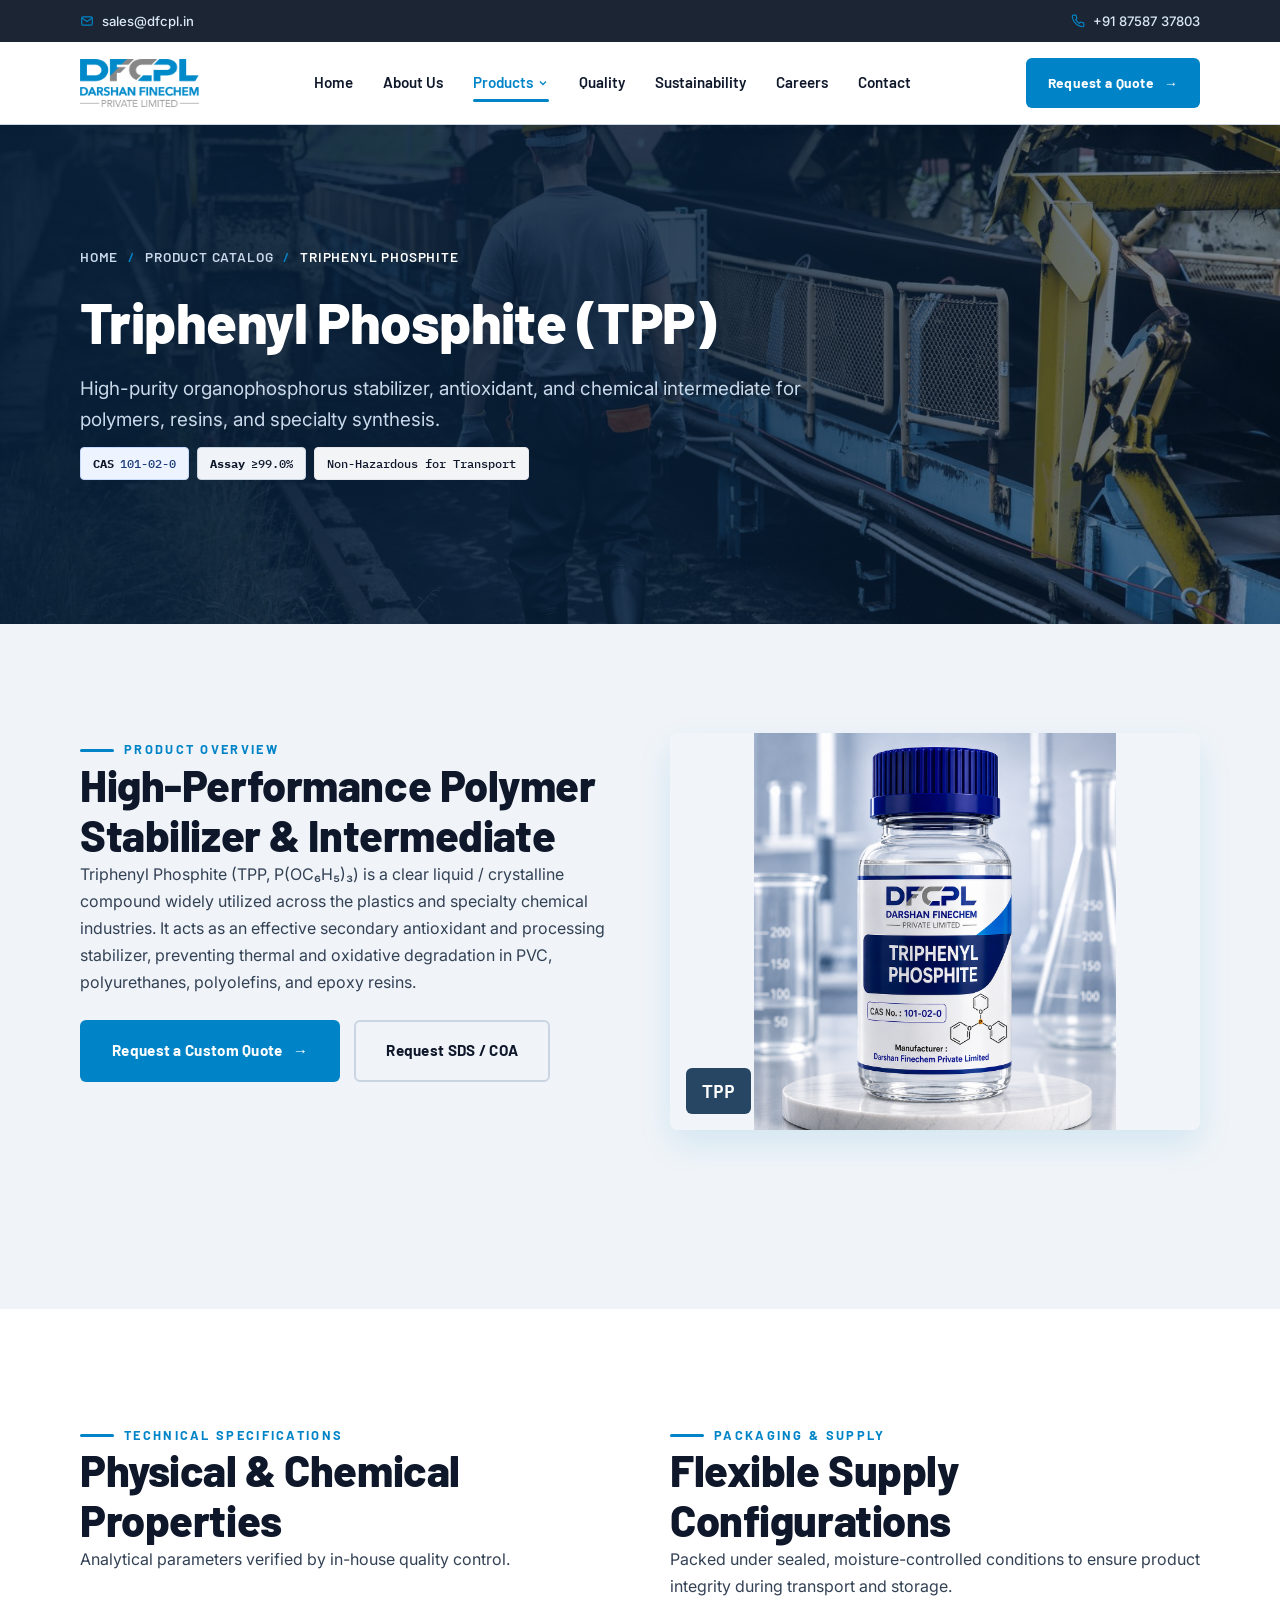
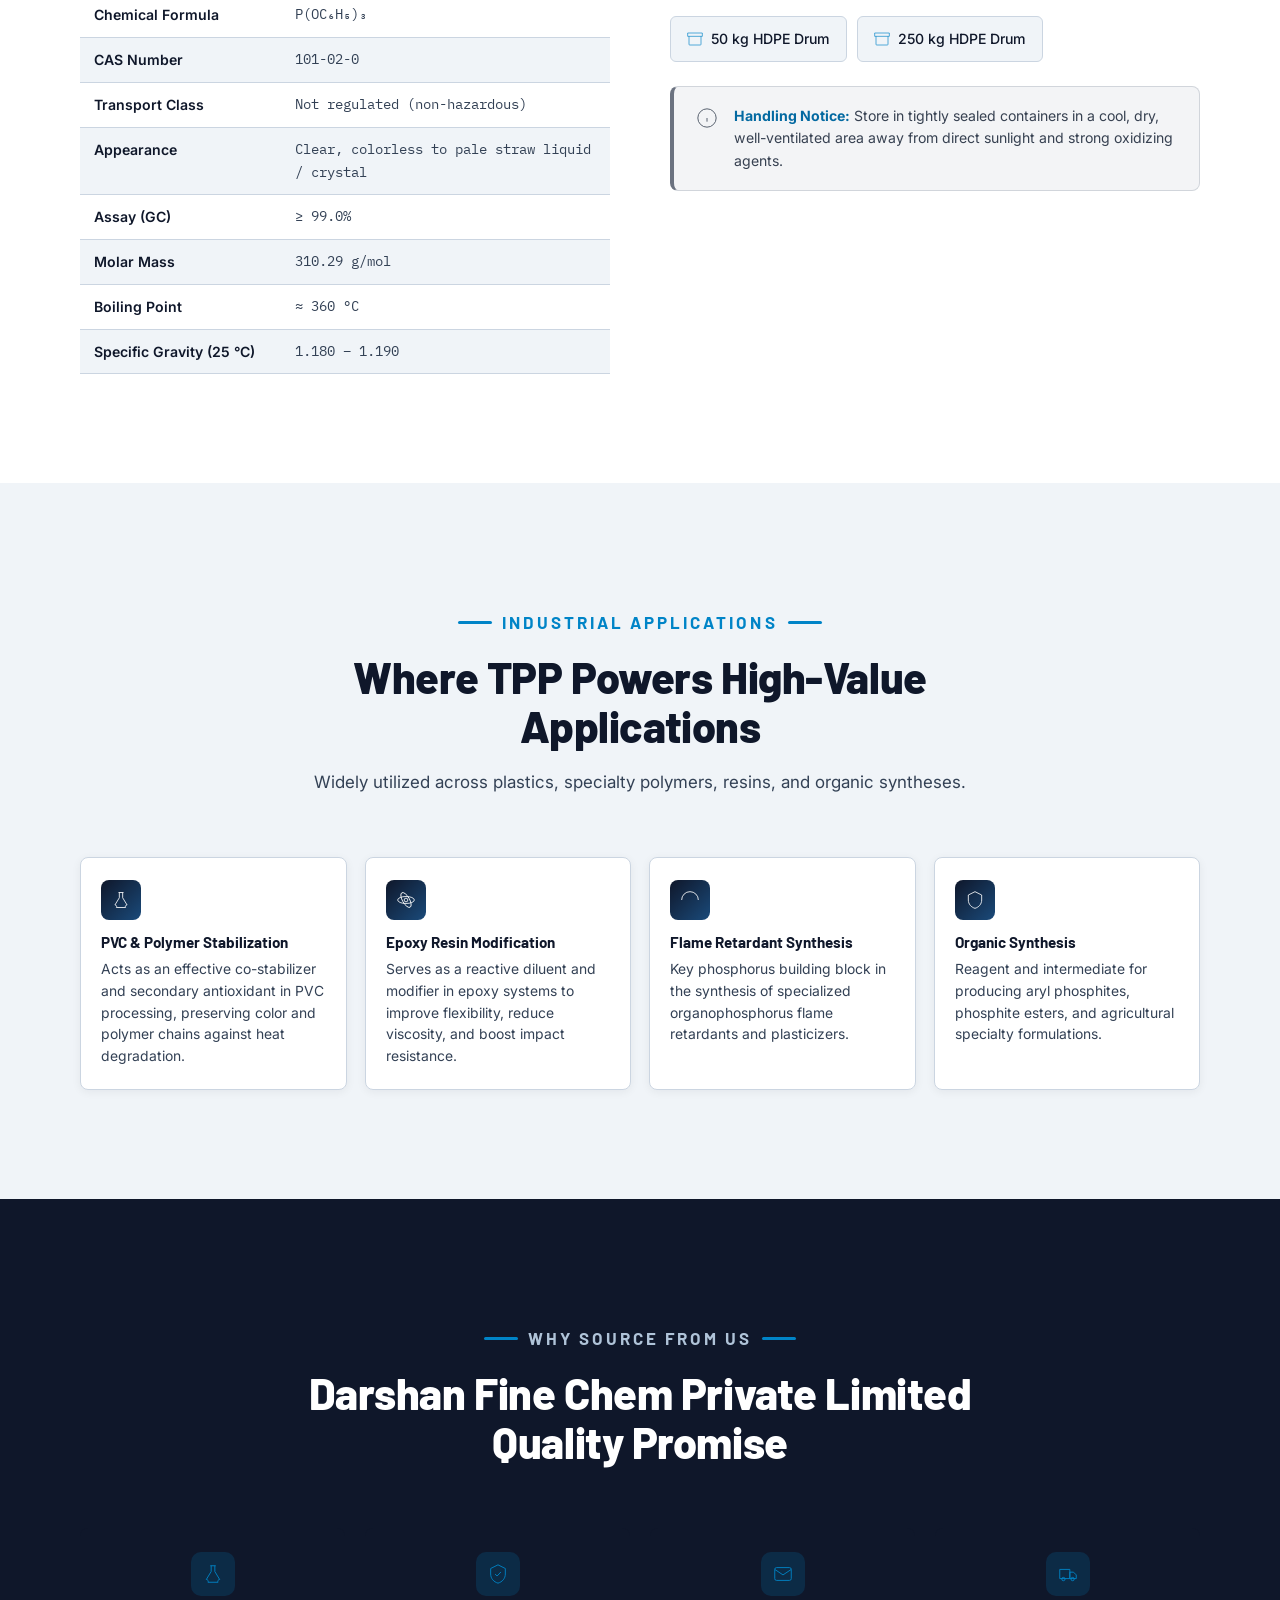
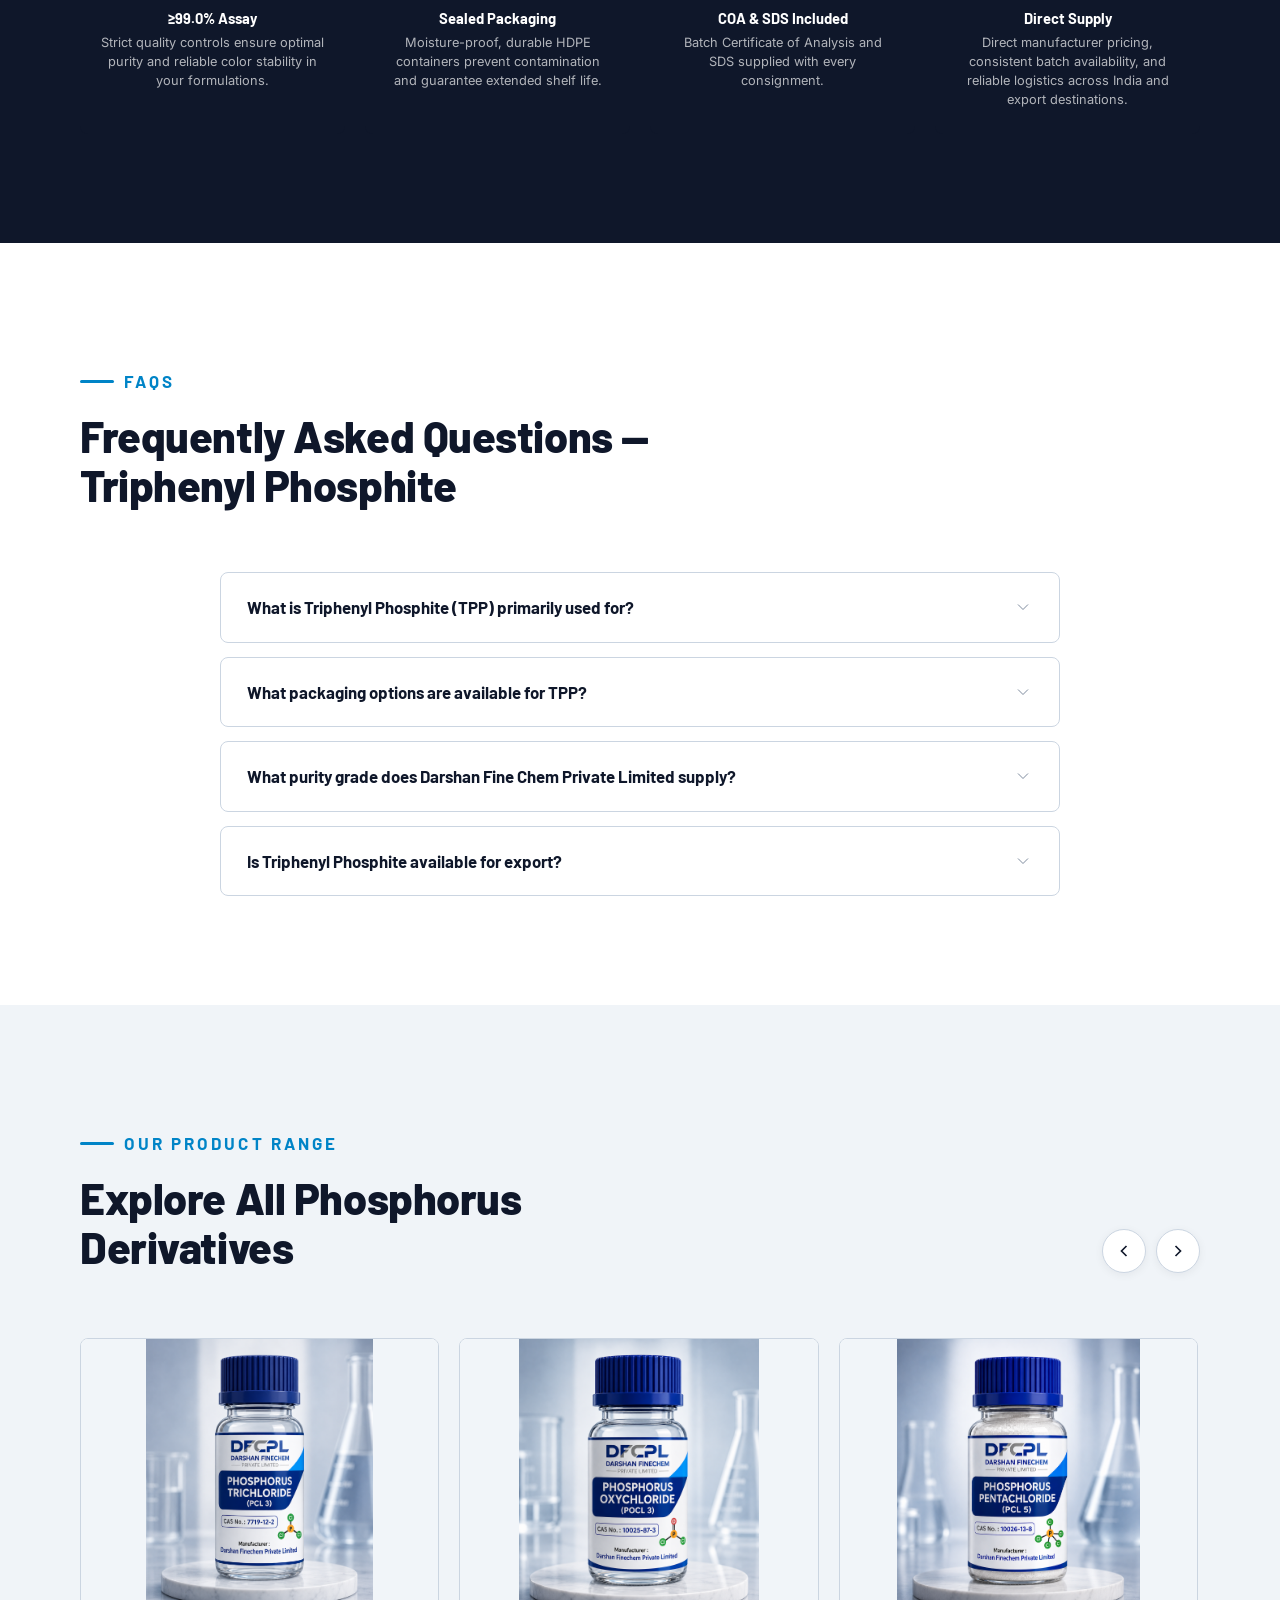
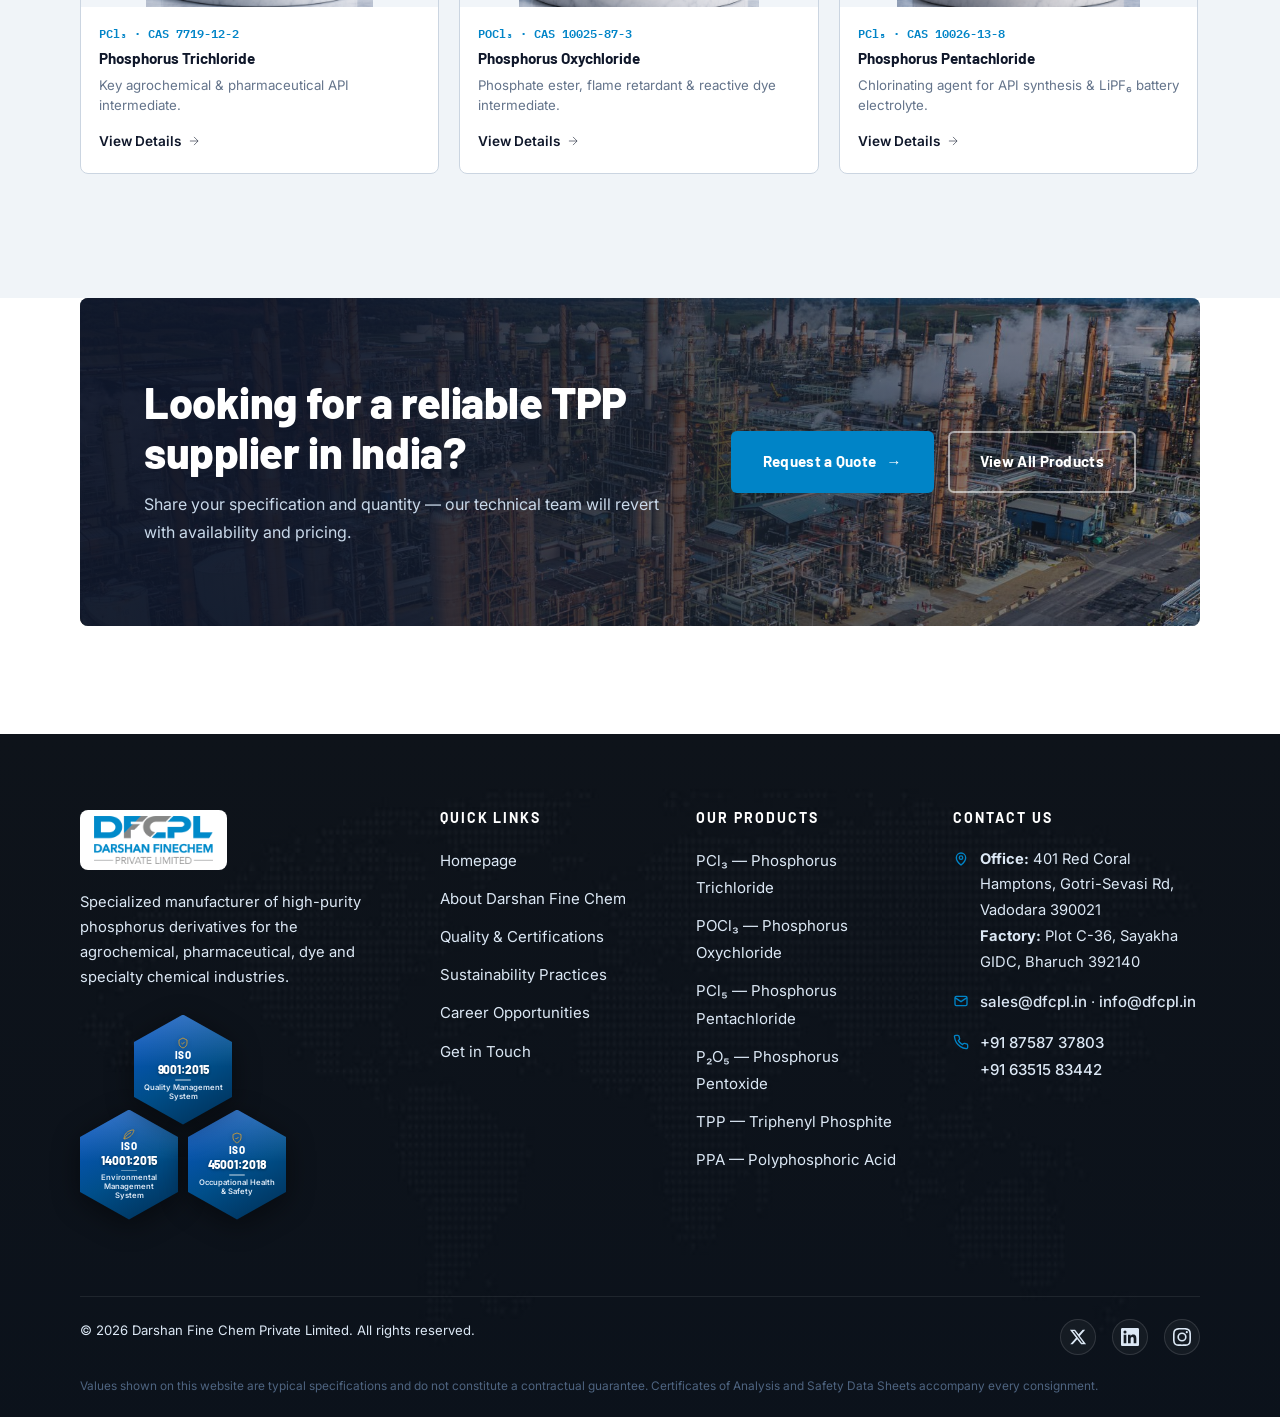
<file: product-triphenyl-phosphine.html>
<!DOCTYPE html>
<html lang="en">

<head>
  <!-- Google tag (gtag.js) -->
  <script async src="https://www.googletagmanager.com/gtag/js?id=G-CTTGNB9CXZ"></script>
  <script>
    window.dataLayer = window.dataLayer || [];
    function gtag(){dataLayer.push(arguments);}
    gtag('js', new Date());

    gtag('config', 'G-CTTGNB9CXZ');
  </script>
  <meta charset="UTF-8">
  <meta name="viewport" content="width=device-width, initial-scale=1.0">
  <title>Triphenyl Phosphite (TPP) Manufacturer in India | Darshan Fine Chem (DFCPL)</title>
  <meta name="description"
    content="Darshan Fine Chem Private Limited (DFCPL) manufactures high-purity Triphenyl Phosphite (TPP, CAS 101-02-0) ≥99.0% assay. Essential polymer stabilizer, antioxidant and chemical intermediate. Gujarat, India.">
  <link rel="canonical" href="https://www.dfcpl.in/product-triphenyl-phosphine.html">
  <meta name="robots" content="index, follow, max-image-preview:large">
  <meta name="theme-color" content="#0084C7">
  <meta property="og:type" content="product">
  <meta property="og:site_name" content="Darshan Fine Chem (DFCPL)">
  <meta property="og:title"
    content="Triphenyl Phosphite (TPP) Manufacturer in India | Darshan Fine Chem (DFCPL)">
  <meta property="og:description"
    content="High-purity Triphenyl Phosphite (CAS 101-02-0), ≥99.0% assay. Polymer stabilizer, antioxidant and chemical intermediate. Gujarat, India.">
  <meta property="og:url" content="https://www.dfcpl.in/product-triphenyl-phosphine.html">
  <meta property="og:image" content="https://www.dfcpl.in/assets/img/product-tpp.png">
  <meta name="twitter:card" content="summary_large_image">
  <link rel="preconnect" href="https://fonts.googleapis.com">
  <link rel="preconnect" href="https://fonts.gstatic.com" crossorigin>
  <link
    href="https://fonts.googleapis.com/css2?family=Barlow:wght@500;600;700;800&family=Inter:wght@400;500;600&family=IBM+Plex+Mono:wght@400;500&display=swap"
    rel="stylesheet">
  <link rel="stylesheet" href="css/style.css">
  <script type="application/ld+json">
  {
    "@context": "https://schema.org",
    "@graph": [
      {
        "@type": "BreadcrumbList",
        "itemListElement": [
          { "@type": "ListItem", "position": 1, "name": "Home", "item": "https://www.dfcpl.in/" },
          { "@type": "ListItem", "position": 2, "name": "Products", "item": "https://www.dfcpl.in/products.html" },
          { "@type": "ListItem", "position": 3, "name": "Triphenyl Phosphite", "item": "https://www.dfcpl.in/product-triphenyl-phosphine.html" }
        ]
      },
      {
        "@type": "Product",
        "name": "Triphenyl Phosphite (TPP)",
        "url": "https://www.dfcpl.in/product-triphenyl-phosphine.html",
        "image": "https://www.dfcpl.in/assets/img/product-tpp.png",
        "description": "High-purity Triphenyl Phosphite (TPP, CAS 101-02-0). Assay ≥99.0%. Essential polymer stabilizer, antioxidant, and chemical intermediate.",
        "brand": {
          "@type": "Brand",
          "name": "Darshan Fine Chem Private Limited",
          "@id": "https://www.dfcpl.in/#organization"
        },
        "manufacturer": {
          "@type": "Organization",
          "name": "Darshan Fine Chem Private Limited",
          "@id": "https://www.dfcpl.in/#organization"
        },
        "offers": {
          "@type": "Offer",
          "url": "https://www.dfcpl.in/product-triphenyl-phosphine.html",
          "priceCurrency": "INR",
          "price": "0",
          "priceValidUntil": "2027-12-31",
          "validFrom": "2024-01-01",
          "availability": "https://schema.org/InStock",
          "itemCondition": "https://schema.org/NewCondition",
          "seller": {
            "@type": "Organization",
            "name": "Darshan Fine Chem Private Limited",
            "@id": "https://www.dfcpl.in/#organization"
          },
          "hasMerchantReturnPolicy": {
            "@type": "MerchantReturnPolicy",
            "applicableCountry": "IN",
            "returnPolicyCategory": "https://schema.org/MerchantReturnNotPermitted"
          },
          "shippingDetails": {
            "@type": "OfferShippingDetails",
            "shippingRate": {
              "@type": "MonetaryAmount",
              "value": "0",
              "currency": "INR"
            },
            "shippingDestination": {
              "@type": "DefinedRegion",
              "addressCountry": "IN"
            }
          }
        },
        "additionalProperty": [
          { "@type": "PropertyValue", "name": "CAS Number", "value": "101-02-0" },
          { "@type": "PropertyValue", "name": "Assay", "value": "≥99.0%" }
        ]
      },
      {
        "@type": "FAQPage",
        "mainEntity": [
          { "@type": "Question", "name": "What is Triphenyl Phosphite (TPP) used for?", "acceptedAnswer": { "@type": "Answer", "text": "Triphenyl Phosphite is widely used as a secondary antioxidant and stabilizer for plastics (PVC, polyolefins, styrenics), epoxy resin reactive diluent/modifier, and intermediate in organophosphorus synthesis." } },
          { "@type": "Question", "name": "What packaging is available for Triphenyl Phosphite?", "acceptedAnswer": { "@type": "Answer", "text": "We supply Triphenyl Phosphite in 50 kg HDPE Drums and 250 kg HDPE Drums, with customized bulk dispatch available on request." } }
        ]
      }
    ]
  }
  </script>
  <link rel="icon" type="image/png" sizes="48x48" href="/favicon-48x48.png">
  <link rel="icon" type="image/png" sizes="32x32" href="/favicon-32x32.png">
  <link rel="icon" type="image/png" sizes="16x16" href="/favicon-16x16.png">
  <link rel="icon" type="image/svg+xml" href="/favicon.svg">
  <link rel="icon" type="image/x-icon" href="/favicon.ico">
  <link rel="icon" type="image/png" sizes="192x192" href="/android-chrome-192x192.png">
  <link rel="icon" type="image/png" sizes="512x512" href="/favicon.png">
  <link rel="apple-touch-icon" sizes="180x180" href="/apple-touch-icon.png">
  <link rel="manifest" href="/site.webmanifest">
</head>

<body>
  <a class="skip-link" href="#main">Skip to content</a>

  <div class="topbar">
    <div class="container topbar-inner">
      <a class="topbar-item" href="mailto:sales@dfcpl.in">
        <svg viewBox="0 0 24 24" fill="none" stroke="currentColor" stroke-width="2">
          <rect x="3" y="5" width="18" height="14" rx="2" />
          <path d="m3 7 9 6 9-6" />
        </svg>
        sales@dfcpl.in
      </a>
      <a class="topbar-item" href="tel:+918758737803">
        <svg viewBox="0 0 24 24" fill="none" stroke="currentColor" stroke-width="2">
          <path
            d="M22 16.9v3a2 2 0 0 1-2.2 2 19.8 19.8 0 0 1-8.6-3 19.5 19.5 0 0 1-6-6 19.8 19.8 0 0 1-3-8.7A2 2 0 0 1 4.1 2h3a2 2 0 0 1 2 1.7c.13.96.36 1.9.7 2.8a2 2 0 0 1-.45 2.1L8.1 9.9a16 16 0 0 0 6 6l1.3-1.3a2 2 0 0 1 2.1-.45c.9.34 1.84.57 2.8.7a2 2 0 0 1 1.7 2.05Z" />
        </svg>
        +91 87587 37803
      </a>
    </div>
  </div>

  <header class="site-header">
    <div class="container header-inner">
      <a href="/" class="brand" aria-label="Darshan Fine Chem Private Limited — home">
        <img src="assets/img/dfcpl-logo.png" alt="DFCPL - Darshan Fine Chem Private Limited"
          style="height: 48px; width: auto;">
      </a>
      <nav class="main-nav" aria-label="Primary">
        <a href="/">Home</a>
        <a href="about.html">About Us</a>
        <div class="nav-dropdown">
          <a href="products.html" class="is-active" aria-current="page" aria-haspopup="true">
            Products
            <svg class="nav-chevron" viewBox="0 0 24 24" width="12" height="12" stroke="currentColor" fill="none"
              stroke-width="2.5">
              <polyline points="6 9 12 15 18 9" />
            </svg>
          </a>
          <div class="dropdown-menu">
            <a href="products.html" class="dropdown-header-link">All Products</a>
            <div class="dropdown-divider"></div>
            <a href="product-phosphorus-trichloride.html">Phosphorus Trichloride (PCl₃)</a>
            <a href="product-phosphorus-oxychloride.html">Phosphorus Oxychloride (POCl₃)</a>
            <a href="product-phosphorus-pentachloride.html">Phosphorus Pentachloride (PCl₅)</a>
            <a href="product-phosphorus-pentoxide.html">Phosphorus Pentoxide (P₂O₅)</a>
            <a href="product-triphenyl-phosphine.html">Triphenyl Phosphite (TPP)</a>
            <a href="product-polyphosphoric-acid.html">Polyphosphoric Acid (PPA)</a>
          </div>
        </div>
        <a href="quality.html">Quality</a>
        <a href="sustainability.html">Sustainability</a>
        <a href="careers.html">Careers</a>
        <a href="contact.html">Contact</a>
      </nav>
      <div class="header-cta">
        <a href="contact.html" class="btn btn--accent btn--sm">Request a Quote <span class="arrow"
            aria-hidden="true">&rarr;</span></a>
      </div>
      <button class="nav-toggle" type="button" aria-label="Toggle navigation"
        aria-expanded="false"><span></span></button>
    </div>
  </header>

  <main id="main">

    <!-- ===== PAGE HERO ===== -->
    <section class="page-hero">
      <div class="hero-bg" aria-hidden="true">
        <img src="assets/img/worker-machinery.jpg" alt="Industrial synthesis plant operations for Triphenyl Phosphite">
      </div>
      <div class="container">
        <div class="page-hero-content">
          <nav class="breadcrumb" aria-label="Breadcrumb">
            <a href="/">Home</a> <span class="sep">/</span>
            <a href="products.html">Product Catalog</a> <span class="sep">/</span>
            <span aria-current="page">Triphenyl Phosphite</span>
          </nav>
          <h1>Triphenyl Phosphite (TPP)</h1>
          <p class="lede">High-purity organophosphorus stabilizer, antioxidant, and chemical intermediate for polymers, resins, and specialty synthesis.</p>
          <div class="chem-badges">
            <span class="chem-badge chem-badge--cas"><b>CAS</b> 101-02-0</span>
            <span class="chem-badge"><b>Assay</b> &ge;99.0%</span>
            <span class="chem-badge" style="background:#f3f4f6;border-color:#e5e7eb">Non-Hazardous for Transport</span>
          </div>
        </div>
      </div>
    </section>

    <!-- ===== PRODUCT INTRO ===== -->
    <section class="section section--sky">
      <div class="container">
        <div class="product-intro-grid">
          <div>
            <p class="eyebrow">Product Overview</p>
            <h2 class="h2">High-Performance Polymer Stabilizer &amp; Intermediate</h2>
            <p>Triphenyl Phosphite (TPP, P(OC&#8326;H&#8325;)&#8323;) is a clear liquid / crystalline compound widely utilized across the plastics and specialty chemical industries. It acts as an effective secondary antioxidant and processing stabilizer, preventing thermal and oxidative degradation in PVC, polyurethanes, polyolefins, and epoxy resins.</p>
            <div class="btn-row" style="margin-top:24px">
              <a href="contact.html" class="btn btn--accent">Request a Custom Quote <span class="arrow">&rarr;</span></a>
              <a href="contact.html" class="btn btn--outline-navy">Request SDS / COA</a>
            </div>
          </div>
          <div class="product-intro-media">
            <img src="assets/img/product-tpp.png"
              alt="High-purity Triphenyl Phosphite TPP manufactured at Darshan Fine Chem Private Limited, Ankleshwar Gujarat India"
              fetchpriority="high">
            <span class="formula-overlay">TPP</span>
          </div>
        </div>
      </div>
    </section>

    <!-- ===== SPECIFICATIONS ===== -->
    <section class="section">
      <div class="container">
        <div class="grid-2" style="gap:clamp(30px,5vw,60px);align-items:start">
          <div>
            <p class="eyebrow">Technical Specifications</p>
            <h2 class="h2">Physical &amp; Chemical Properties</h2>
            <p>Analytical parameters verified by in-house quality control.</p>
            <table class="prop-table" style="margin-top:20px">
              <tbody>
                <tr>
                  <th scope="row">Chemical Formula</th>
                  <td>P(OC&#8326;H&#8325;)&#8323;</td>
                </tr>
                <tr>
                  <th scope="row">CAS Number</th>
                  <td>101-02-0</td>
                </tr>
                <tr>
                  <th scope="row">Transport Class</th>
                  <td>Not regulated (non-hazardous)</td>
                </tr>
                <tr>
                  <th scope="row">Appearance</th>
                  <td>Clear, colorless to pale straw liquid / crystal</td>
                </tr>
                <tr>
                  <th scope="row">Assay (GC)</th>
                  <td>&ge; 99.0%</td>
                </tr>
                <tr>
                  <th scope="row">Molar Mass</th>
                  <td>310.29 g/mol</td>
                </tr>
                <tr>
                  <th scope="row">Boiling Point</th>
                  <td>&asymp; 360 &deg;C</td>
                </tr>
                <tr>
                  <th scope="row">Specific Gravity (25 &deg;C)</th>
                  <td>1.180 &ndash; 1.190</td>
                </tr>
              </tbody>
            </table>
          </div>
          <div>
            <p class="eyebrow">Packaging &amp; Supply</p>
            <h2 class="h2">Flexible Supply Configurations</h2>
            <p>Packed under sealed, moisture-controlled conditions to ensure product integrity during transport and storage.</p>
            <div class="packing-list">
              <span class="packing-option">
                <svg viewBox="0 0 24 24">
                  <path d="M21 8V20a1 1 0 0 1-1 1H4a1 1 0 0 1-1-1V8M1 3h22v5H1z" />
                </svg>
                50 kg HDPE Drum
              </span>
              <span class="packing-option">
                <svg viewBox="0 0 24 24">
                  <path d="M21 8V20a1 1 0 0 1-1 1H4a1 1 0 0 1-1-1V8M1 3h22v5H1z" />
                </svg>
                250 kg HDPE Drum
              </span>
            </div>
            <div class="safety-notice"
              style="margin-top:24px;background:#f3f4f6;border-color:#d1d5db;border-left-color:#6b7280">
              <svg viewBox="0 0 24 24" style="stroke:#4b5563">
                <circle cx="12" cy="12" r="10" />
                <line x1="12" y1="16" x2="12" y2="12" />
                <line x1="12" y1="8" x2="12.01" y2="8" />
              </svg>
              <p style="color:#374151"><strong>Handling Notice:</strong> Store in tightly sealed containers in a cool, dry, well-ventilated area away from direct sunlight and strong oxidizing agents.</p>
            </div>
          </div>
        </div>
      </div>
    </section>

    <!-- ===== APPLICATIONS ===== -->
    <section class="section section--sky">
      <div class="container">
        <div class="section-head section-head--center reveal">
          <p class="eyebrow">Industrial Applications</p>
          <h2 class="h2">Where TPP Powers High-Value Applications</h2>
          <p>Widely utilized across plastics, specialty polymers, resins, and organic syntheses.
          </p>
        </div>
        <div class="app-sectors reveal">
          <div class="app-sector-card">
            <div class="app-sector-icon"><svg viewBox="0 0 24 24">
                <path d="M9 3h6M10 3v6.3L4.7 18a2 2 0 0 1 1.8 3h11a2 2 0 0 1 1.8-3L14 9.3V3" />
              </svg></div>
            <h4>PVC &amp; Polymer Stabilization</h4>
            <p>Acts as an effective co-stabilizer and secondary antioxidant in PVC processing, preserving color and polymer chains against heat degradation.</p>
          </div>
          <div class="app-sector-card">
            <div class="app-sector-icon"><svg viewBox="0 0 24 24">
                <circle cx="12" cy="12" r="2.2" />
                <ellipse cx="12" cy="12" rx="10" ry="4.2" />
                <ellipse cx="12" cy="12" rx="10" ry="4.2" transform="rotate(60 12 12)" />
              </svg></div>
            <h4>Epoxy Resin Modification</h4>
            <p>Serves as a reactive diluent and modifier in epoxy systems to improve flexibility, reduce viscosity, and boost impact resistance.</p>
          </div>
          <div class="app-sector-card">
            <div class="app-sector-icon"><svg viewBox="0 0 24 24">
                <path d="M12 2a10 10 0 0 1 10 10M2 12A10 10 0 0 1 12 2" />
              </svg></div>
            <h4>Flame Retardant Synthesis</h4>
            <p>Key phosphorus building block in the synthesis of specialized organophosphorus flame retardants and plasticizers.</p>
          </div>
          <div class="app-sector-card">
            <div class="app-sector-icon"><svg viewBox="0 0 24 24">
                <path d="M12 2 4 6v6c0 5 3.4 8.6 8 10 4.6-1.4 8-5 8-10V6l-8-4Z" />
              </svg></div>
            <h4>Organic Synthesis</h4>
            <p>Reagent and intermediate for producing aryl phosphites, phosphite esters, and agricultural specialty formulations.</p>
          </div>
        </div>
      </div>
    </section>

    <!-- ===== WHY US ===== -->
    <section class="section section--navy">
      <div class="container">
        <div class="section-head section-head--center reveal">
          <p class="eyebrow">Why Source from Us</p>
          <h2 class="h2" style="color:#fff">Darshan Fine Chem Private Limited Quality Promise</h2>
        </div>
        <div class="trust-pillars reveal">
          <div class="trust-pillar">
            <div class="pillar-icon"><svg viewBox="0 0 24 24">
                <path d="M9 3h6M10 3v6.3L4.7 18a2 2 0 0 1 1.8 3h11a2 2 0 0 1 1.8-3L14 9.3V3" />
              </svg></div>
            <h4>&ge;99.0% Assay</h4>
            <p>Strict quality controls ensure optimal purity and reliable color stability in your formulations.</p>
          </div>
          <div class="trust-pillar">
            <div class="pillar-icon"><svg viewBox="0 0 24 24">
                <path d="M12 2 4 6v6c0 5 3.4 8.6 8 10 4.6-1.4 8-5 8-10V6l-8-4Z" />
                <path d="m8.8 12 2.2 2.2 4.2-4.4" />
              </svg></div>
            <h4>Sealed Packaging</h4>
            <p>Moisture-proof, durable HDPE containers prevent contamination and guarantee extended shelf life.</p>
          </div>
          <div class="trust-pillar">
            <div class="pillar-icon"><svg viewBox="0 0 24 24">
                <rect x="3" y="5" width="18" height="14" rx="2" />
                <path d="m3 7 9 6 9-6" />
              </svg></div>
            <h4>COA &amp; SDS Included</h4>
            <p>Batch Certificate of Analysis and SDS supplied with every consignment.</p>
          </div>
          <div class="trust-pillar">
            <div class="pillar-icon"><svg viewBox="0 0 24 24">
                <path d="M3 7h11v10H3zM14 10h4l3 3v4h-7z" />
                <circle cx="7" cy="17.5" r="1.8" />
                <circle cx="17" cy="17.5" r="1.8" />
              </svg></div>
            <h4>Direct Supply</h4>
            <p>Direct manufacturer pricing, consistent batch availability, and reliable logistics across India and export destinations.</p>
          </div>
        </div>
      </div>
    </section>

    <!-- ===== FAQ ===== -->
    <section class="section">
      <div class="container">
        <div class="section-head reveal">
          <p class="eyebrow">FAQs</p>
          <h2 class="h2">Frequently Asked Questions — Triphenyl Phosphite</h2>
        </div>
        <div class="faq-list reveal">
          <div class="faq-item">
            <button class="faq-question" aria-expanded="false" aria-controls="faq-tpp-1">What is Triphenyl Phosphite (TPP) primarily used for?<svg viewBox="0 0 24 24">
                <polyline points="6 9 12 15 18 9" />
              </svg></button>
            <div class="faq-answer" id="faq-tpp-1">Triphenyl Phosphite is primarily used as a secondary antioxidant, color stabilizer in PVC and polymer processing, and as a reactive diluent in epoxy resins.</div>
          </div>
          <div class="faq-item">
            <button class="faq-question" aria-expanded="false" aria-controls="faq-tpp-2">What packaging options are available for TPP?<svg viewBox="0 0 24 24">
                <polyline points="6 9 12 15 18 9" />
              </svg></button>
            <div class="faq-answer" id="faq-tpp-2">We supply Triphenyl Phosphite in 50 kg HDPE Drums and 250 kg HDPE Drums, sealed to prevent moisture ingress.</div>
          </div>
          <div class="faq-item">
            <button class="faq-question" aria-expanded="false" aria-controls="faq-tpp-3">What purity grade does Darshan Fine Chem Private Limited supply?<svg viewBox="0 0 24 24">
                <polyline points="6 9 12 15 18 9" />
              </svg></button>
            <div class="faq-answer" id="faq-tpp-3">We supply TPP with an assay of &ge;99.0%, verified through strict batch-wise quality testing.</div>
          </div>
          <div class="faq-item">
            <button class="faq-question" aria-expanded="false" aria-controls="faq-tpp-4">Is Triphenyl Phosphite available for export?<svg viewBox="0 0 24 24">
                <polyline points="6 9 12 15 18 9" />
              </svg></button>
            <div class="faq-answer" id="faq-tpp-4">Yes. We supply domestically across India and export to international markets with full export documentation, COA, and SDS.</div>
          </div>
        </div>
      </div>
    </section>

    <!-- ===== OUR PRODUCT RANGE SLIDER ===== -->
    <section class="section section--sky">
      <div class="container">
        <div class="section-head section-head--split reveal">
          <div class="head-text">
            <p class="eyebrow">Our Product Range</p>
            <h2 class="h2">Explore All Phosphorus Derivatives</h2>
          </div>
          <div class="slider-controls">
            <button class="slider-btn slider-btn--prev" aria-label="Previous product">
              <svg viewBox="0 0 24 24" width="20" height="20" stroke="currentColor" fill="none" stroke-width="2">
                <path d="M15 18l-6-6 6-6" />
              </svg>
            </button>
            <button class="slider-btn slider-btn--next" aria-label="Next product">
              <svg viewBox="0 0 24 24" width="20" height="20" stroke="currentColor" fill="none" stroke-width="2">
                <path d="M9 18l6-6-6-6" />
              </svg>
            </button>
          </div>
        </div>
        <div class="product-slider-wrapper reveal">
          <div class="product-slider">
            <a class="related-card product-slider-card" href="product-phosphorus-trichloride.html">
              <div class="related-card-img"><img src="assets/img/product-pcl3.png" alt="Phosphorus Trichloride PCl3"
                  loading="lazy"></div>
              <div class="related-card-body">
                <span class="related-card-formula">PCl&#8323; &middot; CAS 7719-12-2</span>
                <h3>Phosphorus Trichloride</h3>
                <p>Key agrochemical &amp; pharmaceutical API intermediate.</p>
                <span class="related-card-link">View Details <svg viewBox="0 0 24 24" width="14" height="14"
                    stroke="currentColor" fill="none">
                    <path d="M5 12h14M12 5l7 7-7 7" />
                  </svg></span>
              </div>
            </a>
            <a class="related-card product-slider-card" href="product-phosphorus-oxychloride.html">
              <div class="related-card-img"><img src="assets/img/product-pocl3.png" alt="Phosphorus Oxychloride POCl3"
                  loading="lazy"></div>
              <div class="related-card-body">
                <span class="related-card-formula">POCl&#8323; &middot; CAS 10025-87-3</span>
                <h3>Phosphorus Oxychloride</h3>
                <p>Phosphate ester, flame retardant &amp; reactive dye intermediate.</p>
                <span class="related-card-link">View Details <svg viewBox="0 0 24 24" width="14" height="14"
                    stroke="currentColor" fill="none">
                    <path d="M5 12h14M12 5l7 7-7 7" />
                  </svg></span>
              </div>
            </a>
            <a class="related-card product-slider-card" href="product-phosphorus-pentachloride.html">
              <div class="related-card-img"><img src="assets/img/product-pcl5.png" alt="Phosphorus Pentachloride PCl5"
                  loading="lazy"></div>
              <div class="related-card-body">
                <span class="related-card-formula">PCl&#8325; &middot; CAS 10026-13-8</span>
                <h3>Phosphorus Pentachloride</h3>
                <p>Chlorinating agent for API synthesis &amp; LiPF&#8326; battery electrolyte.</p>
                <span class="related-card-link">View Details <svg viewBox="0 0 24 24" width="14" height="14"
                    stroke="currentColor" fill="none">
                    <path d="M5 12h14M12 5l7 7-7 7" />
                  </svg></span>
              </div>
            </a>
            <a class="related-card product-slider-card" href="product-phosphorus-pentoxide.html">
              <div class="related-card-img"><img src="assets/img/product-p2o5.png" alt="Phosphorus Pentoxide P2O5"
                  loading="lazy"></div>
              <div class="related-card-body">
                <span class="related-card-formula">P&#8322;O&#8325; &middot; CAS 1314-56-3</span>
                <h3>Phosphorus Pentoxide</h3>
                <p>Strongest industrial dehydrating agent &amp; precursor to PPA.</p>
                <span class="related-card-link">View Details <svg viewBox="0 0 24 24" width="14" height="14"
                    stroke="currentColor" fill="none">
                    <path d="M5 12h14M12 5l7 7-7 7" />
                  </svg></span>
              </div>
            </a>
            <a class="related-card product-slider-card" href="product-triphenyl-phosphine.html">
              <div class="related-card-img"><img src="assets/img/product-tpp.png" alt="Triphenyl Phosphite TPP"
                  loading="lazy"></div>
              <div class="related-card-body">
                <span class="related-card-formula">TPP &middot; CAS 101-02-0</span>
                <h3>Triphenyl Phosphite</h3>
                <p>Polymer stabilizer, antioxidant &amp; chemical intermediate.</p>
                <span class="related-card-link">View Details <svg viewBox="0 0 24 24" width="14" height="14"
                    stroke="currentColor" fill="none">
                    <path d="M5 12h14M12 5l7 7-7 7" />
                  </svg></span>
              </div>
            </a>
            <a class="related-card product-slider-card" href="product-polyphosphoric-acid.html">
              <div class="related-card-img"><img src="assets/img/product-ppa.png" alt="Polyphosphoric Acid PPA"
                  loading="lazy"></div>
              <div class="related-card-body">
                <span class="related-card-formula">PPA &middot; CAS 8017-16-1</span>
                <h3>Polyphosphoric Acid</h3>
                <p>Cyclization reagent for pharma heterocycles &amp; bitumen modifier.</p>
                <span class="related-card-link">View Details <svg viewBox="0 0 24 24" width="14" height="14"
                    stroke="currentColor" fill="none">
                    <path d="M5 12h14M12 5l7 7-7 7" />
                  </svg></span>
              </div>
            </a>
          </div>
        </div>
      </div>
    </section>

    <!-- ===== CTA ===== -->
    <section class="section" style="padding-top:0">
      <div class="container">
        <div class="cta-band reveal">
          <img class="cta-bg" src="assets/img/aerial-plant.jpg" alt="Darshan Fine Chem phosphorus derivatives manufacturing plant" loading="lazy">
          <div class="cta-inner">
            <div>
              <h2 class="h2">Looking for a reliable TPP supplier in India?</h2>
              <p>Share your specification and quantity — our technical team will revert with availability and pricing.
              </p>
            </div>
            <div class="cta-actions">
              <a href="contact.html" class="btn btn--accent">Request a Quote <span class="arrow">&rarr;</span></a>
              <a href="products.html" class="btn btn--outline">View All Products</a>
            </div>
          </div>
        </div>
      </div>
    </section>

  </main>

  <!-- ============ FOOTER ============ -->
  <footer class="site-footer">
    <div class="container">
      <div class="footer-grid">
        <div class="footer-brand">
          <a href="/" class="brand" aria-label="Darshan Fine Chem Private Limited — home">
            <div class="footer-logo-wrap">
              <img src="assets/img/dfcpl-logo.png" alt="DFCPL - Darshan Fine Chem Private Limited"
                style="height: 48px; width: auto; display: block;">
            </div>
          </a>
          <p>Specialized manufacturer of high-purity phosphorus derivatives for the agrochemical, pharmaceutical, dye
            and specialty chemical industries.</p>
          <div class="footer-iso-cert">
            <div class="footer-iso-row footer-iso-row--top">
              <div class="footer-iso-card" title="ISO 9001:2015 - Quality Management System">
                <div class="footer-iso-inner">
                  <svg class="footer-iso-icon" viewBox="0 0 24 24" fill="none" stroke="currentColor" stroke-width="1.8">
                    <path d="M12 2 4 6v6c0 5 3.4 8.6 8 10 4.6-1.4 8-5 8-10V6l-8-4Z" />
                    <path d="m8.8 12 2.2 2.2 4.2-4.4" />
                  </svg>
                  <div class="footer-iso-title">ISO</div>
                  <div class="footer-iso-num">9001:2015</div>
                  <div class="footer-iso-div"></div>
                  <div class="footer-iso-sub">Quality Management System</div>
                </div>
              </div>
            </div>
            <div class="footer-iso-row footer-iso-row--bottom">
              <div class="footer-iso-card" title="ISO 14001:2015 - Environmental Management System">
                <div class="footer-iso-inner">
                  <svg class="footer-iso-icon" viewBox="0 0 24 24" fill="none" stroke="currentColor" stroke-width="1.8">
                    <path d="M2 22s0-9 7-14 13-4 13-4-1 8-8 13-12 5-12 5Z" />
                    <path d="M2 22c4-7 9-11 14-13" />
                  </svg>
                  <div class="footer-iso-title">ISO</div>
                  <div class="footer-iso-num">14001:2015</div>
                  <div class="footer-iso-div"></div>
                  <div class="footer-iso-sub">Environmental Management System</div>
                </div>
              </div>
              <div class="footer-iso-card" title="ISO 45001:2018 - Occupational Health & Safety Management System">
                <div class="footer-iso-inner">
                  <svg class="footer-iso-icon" viewBox="0 0 24 24" fill="none" stroke="currentColor" stroke-width="1.8">
                    <path d="M12 22s8-4 8-10V5l-8-3-8 3v7c0 6 8 10 8 10z" />
                    <path d="m9 12 2 2 4-4" />
                  </svg>
                  <div class="footer-iso-title">ISO</div>
                  <div class="footer-iso-num">45001:2018</div>
                  <div class="footer-iso-div"></div>
                  <div class="footer-iso-sub">Occupational Health &amp; Safety</div>
                </div>
              </div>
            </div>
          </div>
        </div>
        <div class="footer-col">
          <h3>Quick Links</h3>
          <ul>
            <li><a href="/">Homepage</a></li>
            <li><a href="about.html">About Darshan Fine Chem</a></li>
            <li><a href="quality.html">Quality &amp; Certifications</a></li>
            <li><a href="sustainability.html">Sustainability Practices</a></li>
            <li><a href="careers.html">Career Opportunities</a></li>
            <li><a href="contact.html">Get in Touch</a></li>
          </ul>
        </div>
        <div class="footer-col">
          <h3>Our Products</h3>
          <ul>
            <li><a href="product-phosphorus-trichloride.html">PCl₃ — Phosphorus Trichloride</a></li>
            <li><a href="product-phosphorus-oxychloride.html">POCl₃ — Phosphorus Oxychloride</a></li>
            <li><a href="product-phosphorus-pentachloride.html">PCl₅ — Phosphorus Pentachloride</a></li>
            <li><a href="product-phosphorus-pentoxide.html">P₂O₅ — Phosphorus Pentoxide</a></li>
            <li><a href="product-triphenyl-phosphine.html">TPP — Triphenyl Phosphite</a></li>
            <li><a href="product-polyphosphoric-acid.html">PPA — Polyphosphoric Acid</a></li>
          </ul>
        </div>
        <div class="footer-col">
          <h3>Contact Us</h3>
          <div class="footer-contact-line">
            <svg viewBox="0 0 24 24" fill="none" stroke="currentColor" stroke-width="2">
              <path d="M12 21s-7-5.5-7-11a7 7 0 0 1 14 0c0 5.5-7 11-7 11Z" />
              <circle cx="12" cy="10" r="2.6" />
            </svg>
            <address><b>Office:</b> 401 Red Coral Hamptons, Gotri-Sevasi Rd, Vadodara 390021<br><b>Factory:</b> Plot
              C-36, Sayakha GIDC, Bharuch 392140</address>
          </div>
          <div class="footer-contact-line">
            <svg viewBox="0 0 24 24" fill="none" stroke="currentColor" stroke-width="2">
              <rect x="3" y="5" width="18" height="14" rx="2" />
              <path d="m3 7 9 6 9-6" />
            </svg>
            <address><a href="mailto:sales@dfcpl.in">sales@dfcpl.in</a> &middot; <a
                href="mailto:info@dfcpl.in">info@dfcpl.in</a></address>
          </div>
          <div class="footer-contact-line">
            <svg viewBox="0 0 24 24" fill="none" stroke="currentColor" stroke-width="2">
              <path
                d="M22 16.9v3a2 2 0 0 1-2.2 2 19.8 19.8 0 0 1-8.6-3 19.5 19.5 0 0 1-6-6 19.8 19.8 0 0 1-3-8.7A2 2 0 0 1 4.1 2h3a2 2 0 0 1 2 1.7c.13.96.36 1.9.7 2.8a2 2 0 0 1-.45 2.1L8.1 9.9a16 16 0 0 0 6 6l1.3-1.3a2 2 0 0 1 2.1-.45c.9.34 1.84.57 2.8.7a2 2 0 0 1 1.7 2.05Z" />
            </svg>
            <address><a href="tel:+918758737803">+91 87587 37803</a><br><a href="tel:+916351583442">+91 63515 83442</a>
            </address>
          </div>
        </div>
      </div>
      <div class="footer-bottom">
        <span>&copy; <span data-year>2026</span> Darshan Fine Chem Private Limited. All rights reserved.</span>
        <div class="footer-social">
          <a href="https://x.com/Darshanfinechem" target="_blank" rel="noopener noreferrer" aria-label="Follow us on X (Twitter)">
            <svg viewBox="0 0 24 24"><path d="M18.244 2.25h3.308l-7.227 8.26 8.502 11.24H16.17l-5.214-6.817L4.99 21.75H1.68l7.73-8.835L1.254 2.25H8.08l4.713 6.231zm-1.161 17.52h1.833L7.084 4.126H5.117z"/></svg>
          </a>
          <a href="https://www.linkedin.com/company/darshan-finechem-private-limited/" target="_blank" rel="noopener noreferrer" aria-label="Follow us on LinkedIn">
            <svg viewBox="0 0 24 24"><path d="M20.447 20.452h-3.554v-5.569c0-1.328-.027-3.037-1.852-3.037-1.853 0-2.136 1.445-2.136 2.939v5.667H9.351V9h3.414v1.561h.046c.477-.9 1.637-1.85 3.37-1.85 3.601 0 4.267 2.37 4.267 5.455v6.286zM5.337 7.433a2.062 2.062 0 0 1-2.063-2.065 2.064 2.064 0 1 1 2.063 2.065zm1.782 13.019H3.555V9h3.564v11.452zM22.225 0H1.771C.792 0 0 .774 0 1.729v20.542C0 23.227.792 24 1.771 24h20.451C23.2 24 24 23.227 24 22.271V1.729C24 .774 23.2 0 22.222 0h.003z"/></svg>
          </a>
          <a href="https://www.instagram.com/darshan_fine_chem_pvt_ltd" target="_blank" rel="noopener noreferrer" aria-label="Follow us on Instagram">
            <svg viewBox="0 0 24 24"><path d="M12 2.163c3.204 0 3.584.012 4.85.07 3.252.148 4.771 1.691 4.919 4.919.058 1.265.069 1.645.069 4.849 0 3.205-.012 3.584-.069 4.849-.149 3.225-1.664 4.771-4.919 4.919-1.266.058-1.644.07-4.85.07-3.204 0-3.584-.012-4.849-.07-3.26-.149-4.771-1.699-4.919-4.92-.058-1.265-.07-1.644-.07-4.849 0-3.204.013-3.583.07-4.849.149-3.227 1.664-4.771 4.919-4.919 1.266-.057 1.645-.069 4.849-.069zM12 0C8.741 0 8.333.014 7.053.072 2.695.272.273 2.69.073 7.052.014 8.333 0 8.741 0 12c0 3.259.014 3.668.072 4.948.2 4.358 2.618 6.78 6.98 6.98C8.333 23.986 8.741 24 12 24c3.259 0 3.668-.014 4.948-.072 4.354-.2 6.782-2.618 6.979-6.98.059-1.28.073-1.689.073-4.948 0-3.259-.014-3.667-.072-4.947-.196-4.354-2.617-6.78-6.979-6.98C15.668.014 15.259 0 12 0zm0 5.838a6.162 6.162 0 1 0 0 12.324 6.162 6.162 0 0 0 0-12.324zM12 16a4 4 0 1 1 0-8 4 4 0 0 1 0 8zm6.406-11.845a1.44 1.44 0 1 0 0 2.881 1.44 1.44 0 0 0 0-2.881z"/></svg>
          </a>
        </div>
      </div>
      <div class="footer-disclaimer">
        Values shown on this website are typical specifications and do not constitute a contractual guarantee.
        Certificates of Analysis and Safety Data Sheets accompany every consignment.
      </div>
    </div>
  </footer>

  <script src="js/main.js"></script>
</body>

</html>
</file>
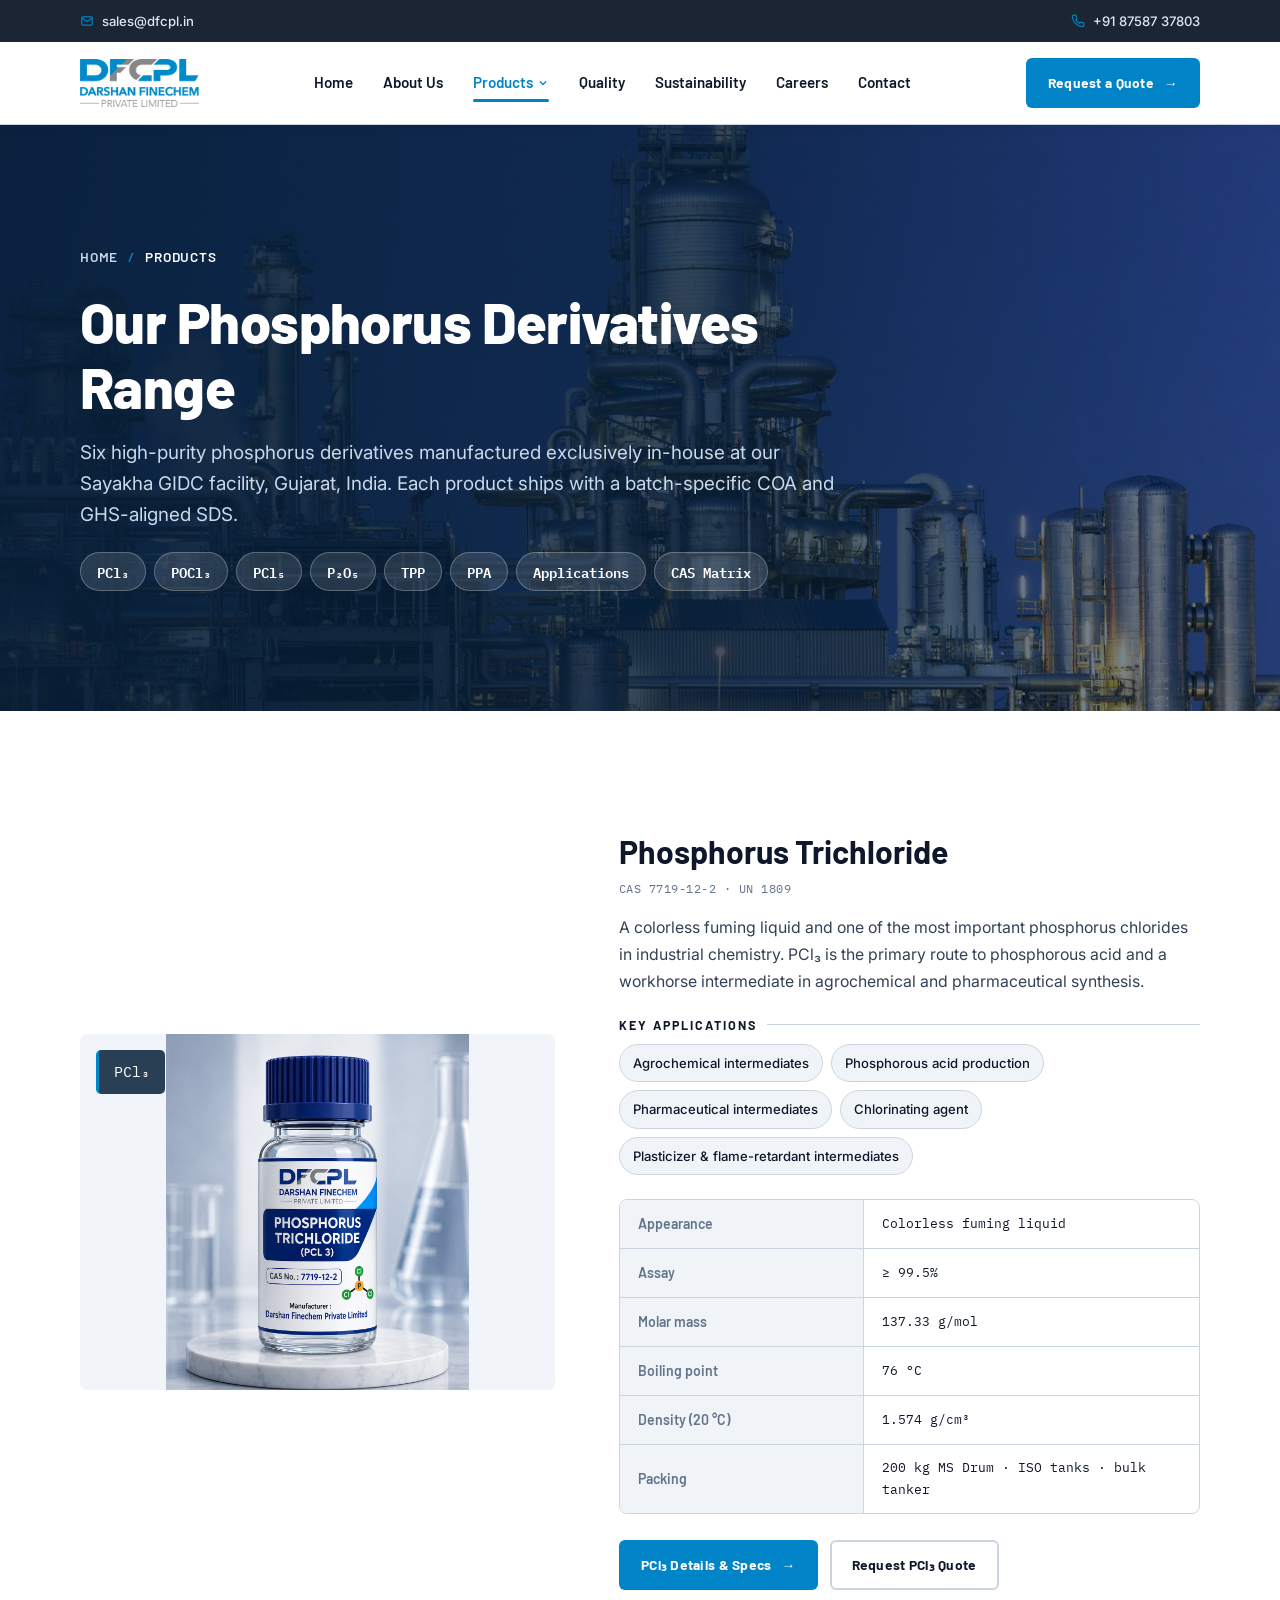
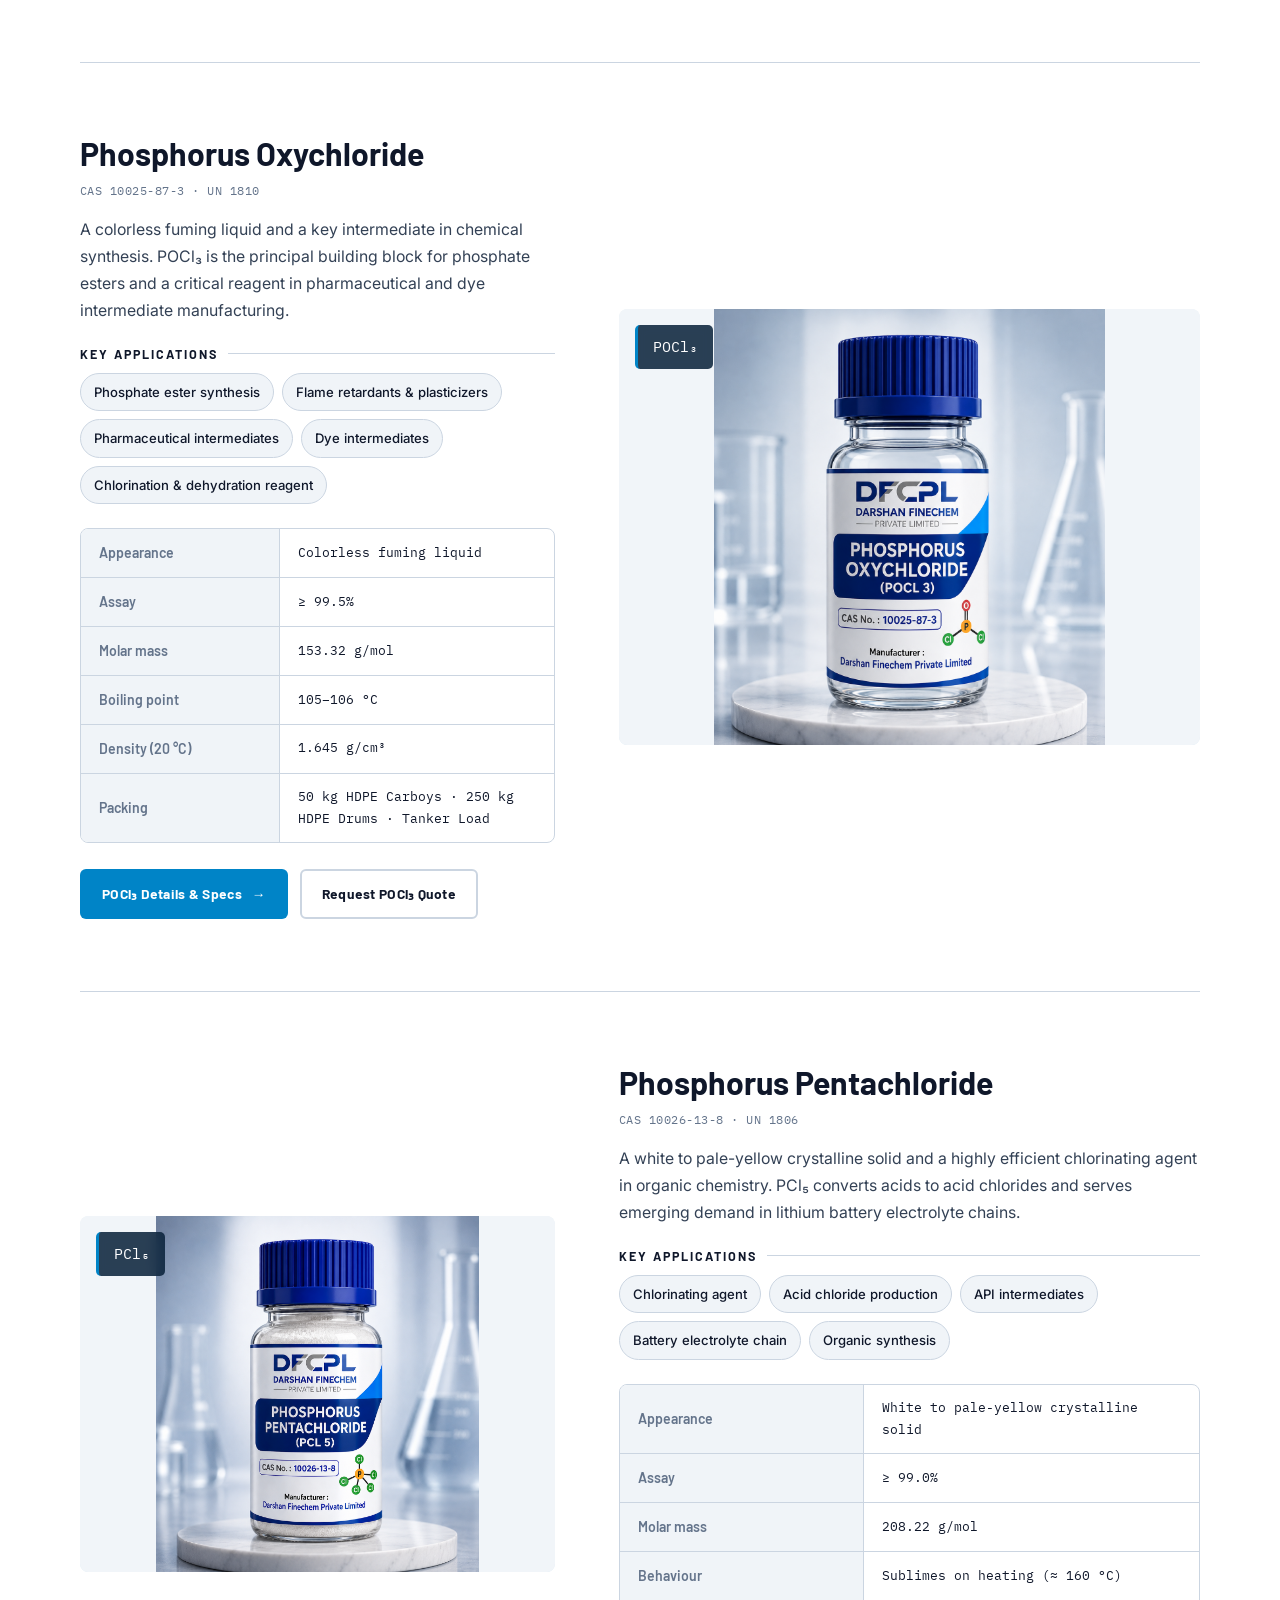
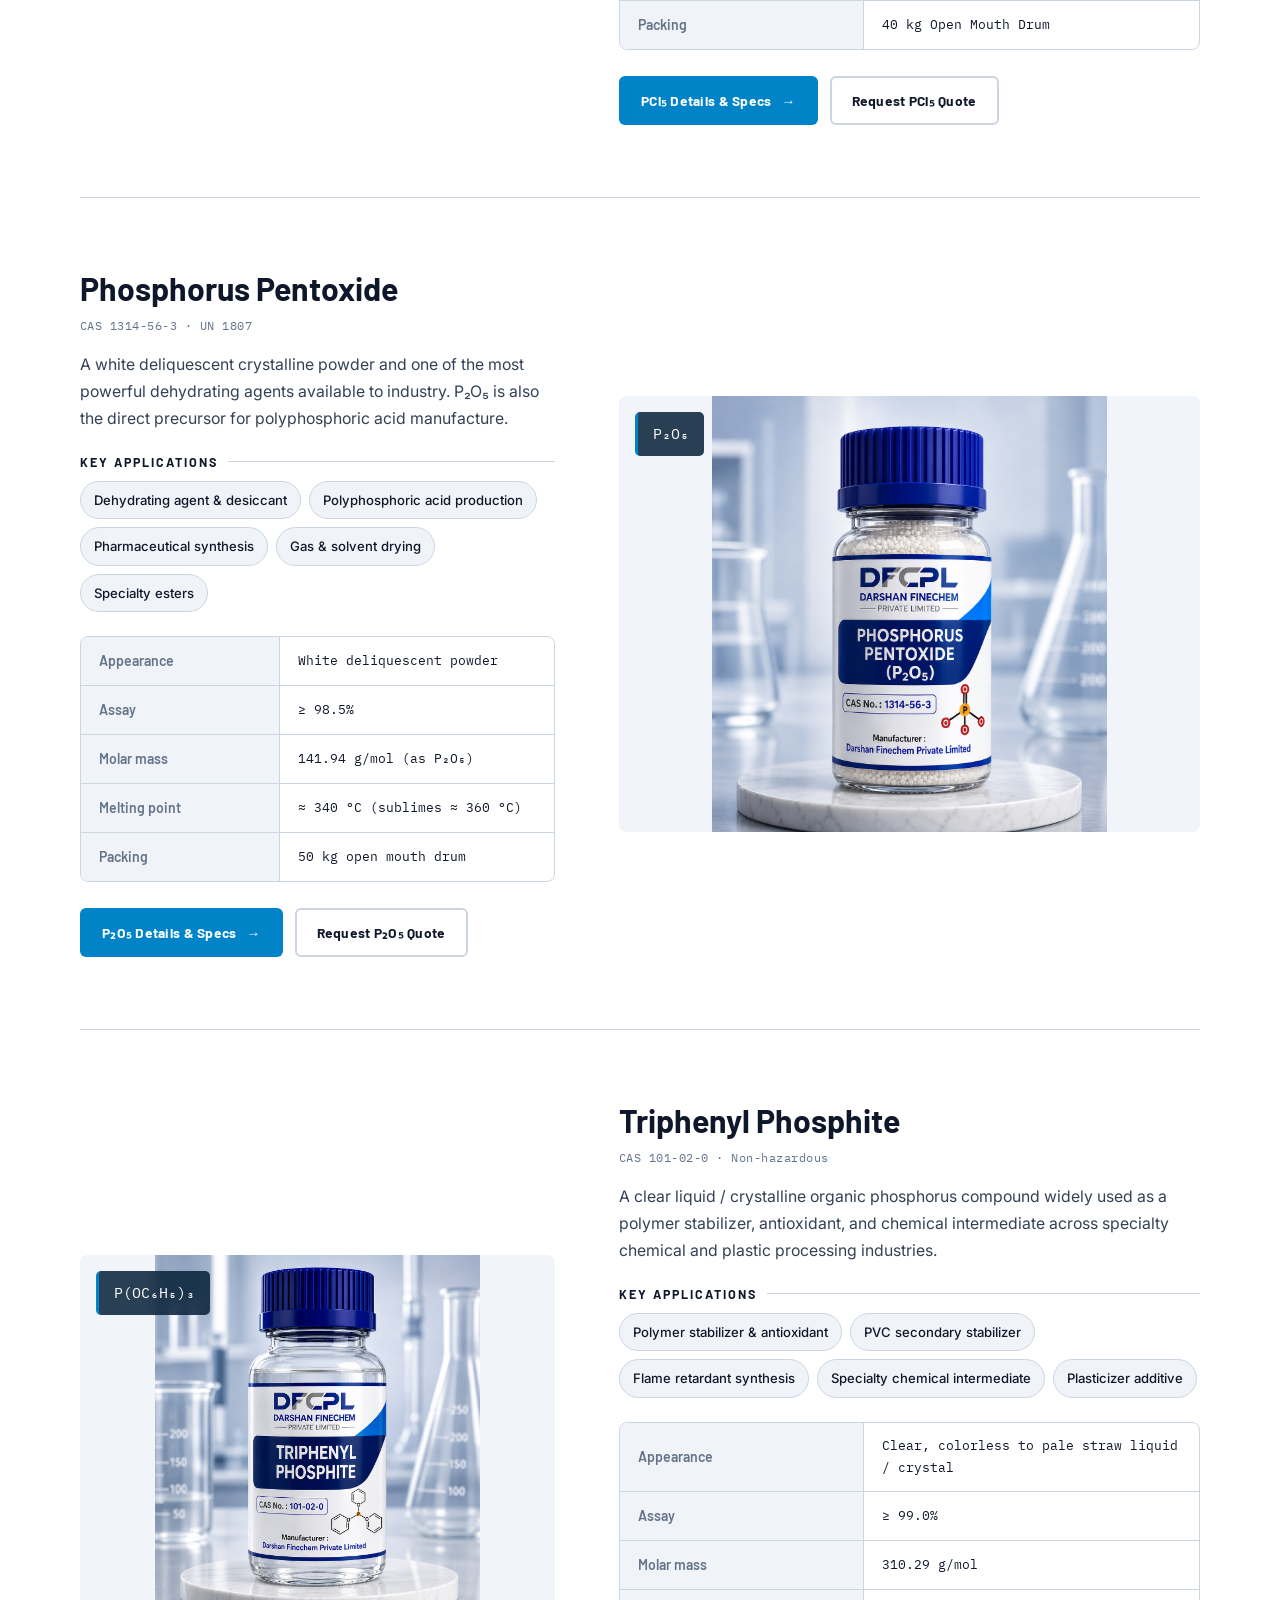
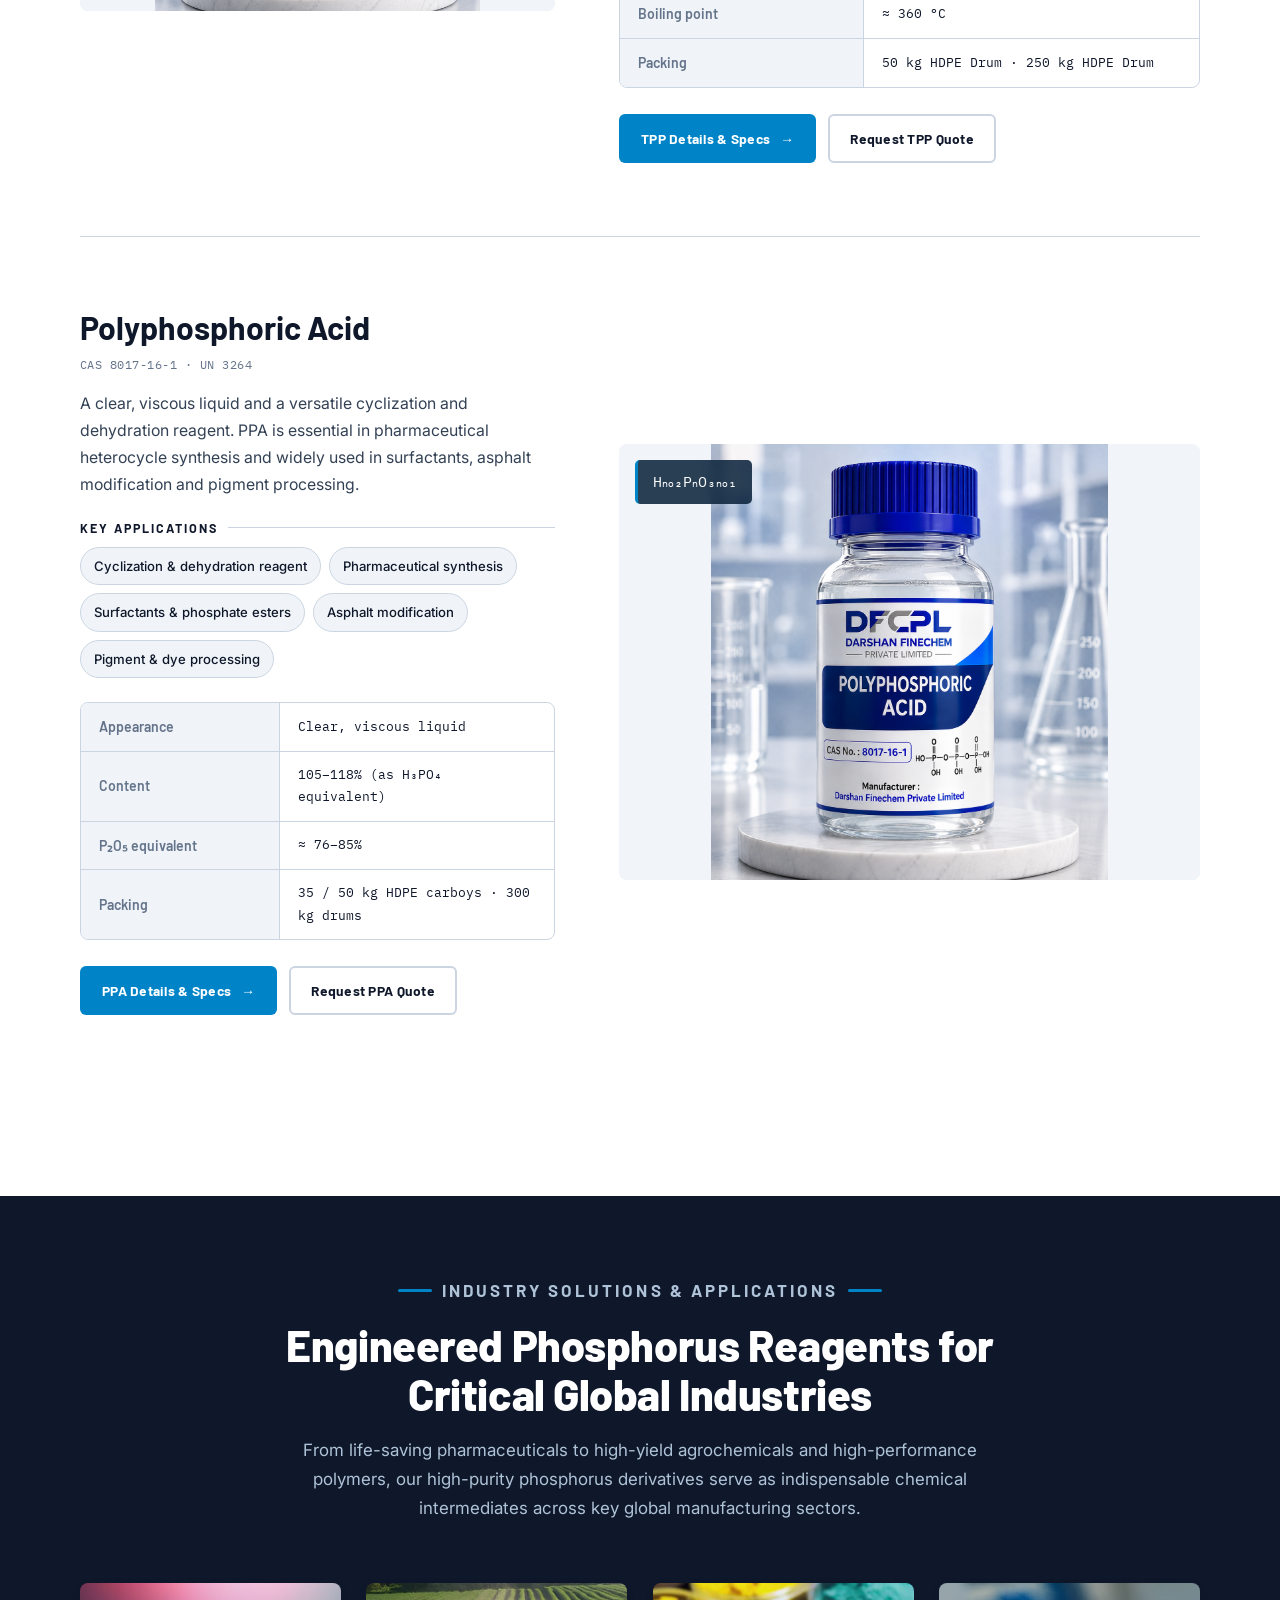
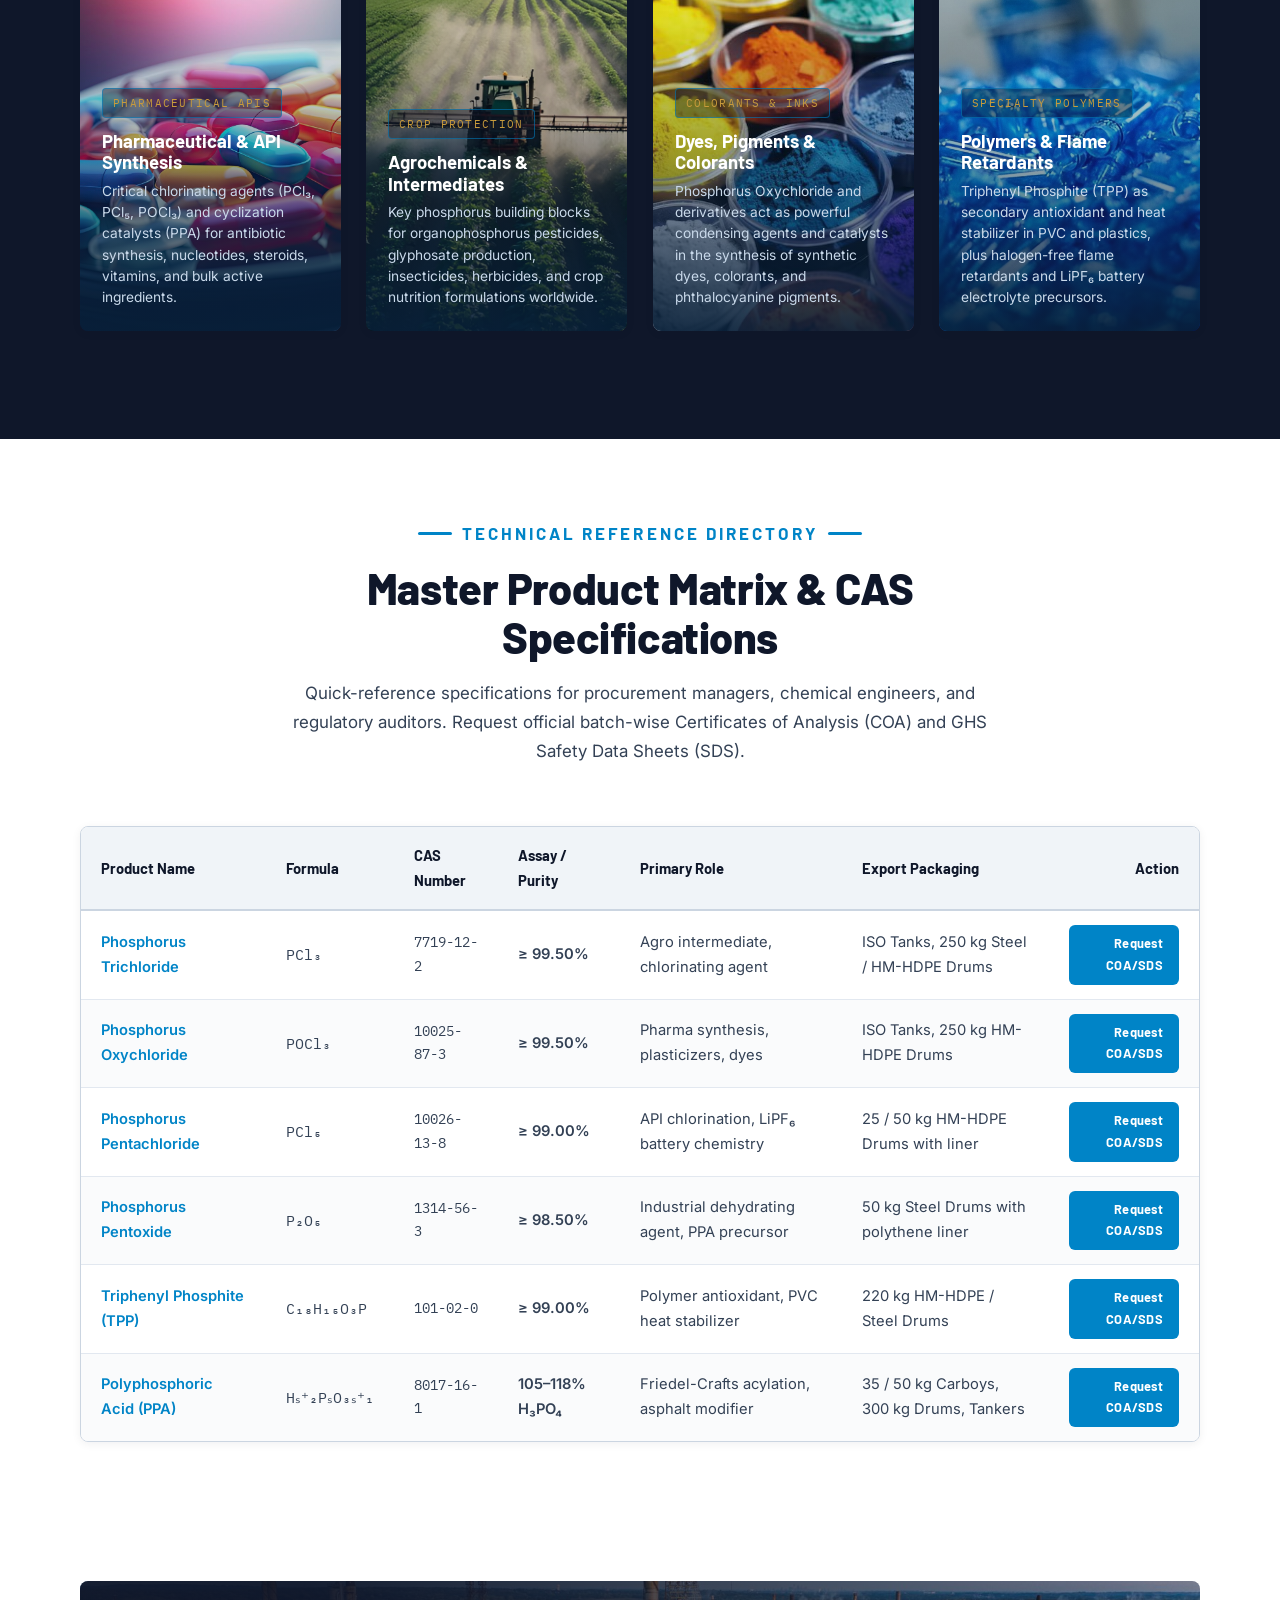
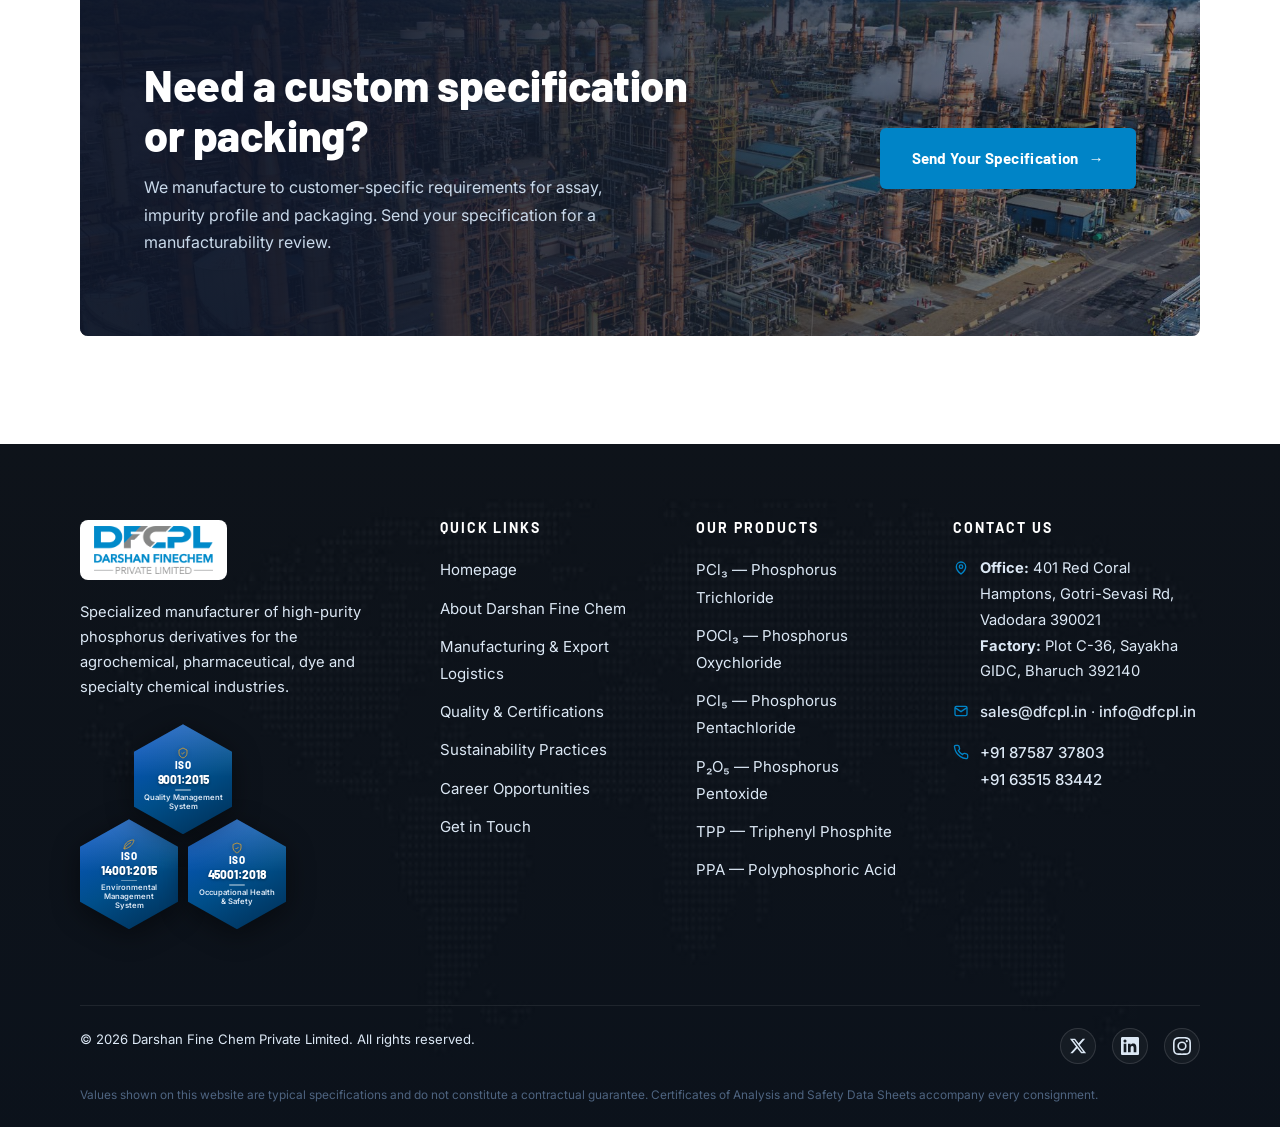
<file: products.html>
<!DOCTYPE html>
<html lang="en">

<head>
  <!-- Google tag (gtag.js) -->
  <script async src="https://www.googletagmanager.com/gtag/js?id=G-CTTGNB9CXZ"></script>
  <script>
    window.dataLayer = window.dataLayer || [];
    function gtag(){dataLayer.push(arguments);}
    gtag('js', new Date());

    gtag('config', 'G-CTTGNB9CXZ');
  </script>
  <meta charset="UTF-8">
  <meta name="viewport" content="width=device-width, initial-scale=1.0">
  <title>Phosphorus Derivatives Products — PCl₃, POCl₃, PCl₅, P₂O₅, TPP &amp; PPA | Darshan Fine Chem (DFCPL) India</title>
  <meta name="description"
    content="Buy high-purity Phosphorus Trichloride (PCl₃), Phosphorus Oxychloride (POCl₃), PCl₅, P₂O₅, Triphenyl Phosphite &amp; Polyphosphoric Acid from Darshan Fine Chem Private Limited (DFCPL) — India's dedicated phosphorus derivatives manufacturer in Gujarat. COA &amp; SDS with every batch.">
  <link rel="canonical" href="https://www.dfcpl.in/products.html">
  <meta name="robots" content="index, follow, max-image-preview:large">
  <meta name="theme-color" content="#0084C7">

  <meta property="og:type" content="website">
  <meta property="og:site_name" content="Darshan Fine Chem (DFCPL)">
  <meta property="og:title" content="Phosphorus Derivatives Product Range | Darshan Fine Chem (DFCPL)">
  <meta property="og:description"
    content="Specifications, CAS numbers, applications and packing for PCl₃, POCl₃, PCl₅, P₂O₅, Triphenyl Phosphite and Polyphosphoric Acid.">
  <meta property="og:url" content="https://www.dfcpl.in/products.html">
  <meta property="og:image" content="https://www.dfcpl.in/assets/img/product-pcl3.png">
  <meta name="twitter:card" content="summary_large_image">

  <link rel="preconnect" href="https://fonts.googleapis.com">
  <link rel="preconnect" href="https://fonts.gstatic.com" crossorigin>
  <link
    href="https://fonts.googleapis.com/css2?family=Barlow:wght@500;600;700;800&family=Inter:wght@400;500;600&family=IBM+Plex+Mono:wght@400;500&display=swap"
    rel="stylesheet">
  <link rel="stylesheet" href="css/style.css">

  <script type="application/ld+json">
  {
    "@context": "https://schema.org",
    "@graph": [
      {
        "@type": "BreadcrumbList",
        "itemListElement": [
          { "@type": "ListItem", "position": 1, "name": "Home", "item": "https://www.dfcpl.in/" },
          { "@type": "ListItem", "position": 2, "name": "Products", "item": "https://www.dfcpl.in/products.html" }
        ]
      },
      {
        "@type": "ItemList",
        "name": "Phosphorus Derivatives Product Range",
        "itemListElement": [
          { "@type": "ListItem", "position": 1, "item": { "@type": "Product", "name": "Phosphorus Trichloride (PCl₃)", "url": "https://www.dfcpl.in/product-phosphorus-trichloride.html", "image": "https://www.dfcpl.in/assets/img/product-pcl3.png", "description": "Colorless fuming liquid, assay ≥ 99.5%. Key intermediate for agrochemical (glyphosate, organophosphates), pharmaceutical API and phosphorous acid production. Manufactured in Gujarat, India.", "brand": { "@type": "Brand", "name": "Darshan Fine Chem Private Limited", "@id": "https://www.dfcpl.in/#organization" }, "manufacturer": { "@type": "Organization", "name": "Darshan Fine Chem Private Limited", "@id": "https://www.dfcpl.in/#organization" }, "offers": { "@type": "Offer", "url": "https://www.dfcpl.in/product-phosphorus-trichloride.html", "priceCurrency": "INR", "price": "0", "priceValidUntil": "2027-12-31", "validFrom": "2024-01-01", "availability": "https://schema.org/InStock", "itemCondition": "https://schema.org/NewCondition", "seller": { "@type": "Organization", "name": "Darshan Fine Chem Private Limited", "@id": "https://www.dfcpl.in/#organization" }, "hasMerchantReturnPolicy": { "@type": "MerchantReturnPolicy", "applicableCountry": "IN", "returnPolicyCategory": "https://schema.org/MerchantReturnNotPermitted" }, "shippingDetails": { "@type": "OfferShippingDetails", "shippingRate": { "@type": "MonetaryAmount", "value": "0", "currency": "INR" }, "shippingDestination": { "@type": "DefinedRegion", "addressCountry": "IN" } } }, "additionalProperty": [{ "@type": "PropertyValue", "name": "CAS Number", "value": "7719-12-2" }, { "@type": "PropertyValue", "name": "UN Number", "value": "UN 1809" }, { "@type": "PropertyValue", "name": "Assay", "value": "≥ 99.5%" }] } },
          { "@type": "ListItem", "position": 2, "item": { "@type": "Product", "name": "Phosphorus Oxychloride (POCl₃)", "url": "https://www.dfcpl.in/product-phosphorus-oxychloride.html", "image": "https://www.dfcpl.in/assets/img/product-pocl3.png", "description": "Colorless fuming liquid, assay ≥ 99.5%. Key intermediate for phosphate esters, flame retardants, pharmaceutical APIs, reactive dyes. Manufactured in Gujarat, India.", "brand": { "@type": "Brand", "name": "Darshan Fine Chem Private Limited", "@id": "https://www.dfcpl.in/#organization" }, "manufacturer": { "@type": "Organization", "name": "Darshan Fine Chem Private Limited", "@id": "https://www.dfcpl.in/#organization" }, "offers": { "@type": "Offer", "url": "https://www.dfcpl.in/product-phosphorus-oxychloride.html", "priceCurrency": "INR", "price": "0", "priceValidUntil": "2027-12-31", "validFrom": "2024-01-01", "availability": "https://schema.org/InStock", "itemCondition": "https://schema.org/NewCondition", "seller": { "@type": "Organization", "name": "Darshan Fine Chem Private Limited", "@id": "https://www.dfcpl.in/#organization" }, "hasMerchantReturnPolicy": { "@type": "MerchantReturnPolicy", "applicableCountry": "IN", "returnPolicyCategory": "https://schema.org/MerchantReturnNotPermitted" }, "shippingDetails": { "@type": "OfferShippingDetails", "shippingRate": { "@type": "MonetaryAmount", "value": "0", "currency": "INR" }, "shippingDestination": { "@type": "DefinedRegion", "addressCountry": "IN" } } }, "additionalProperty": [{ "@type": "PropertyValue", "name": "CAS Number", "value": "10025-87-3" }, { "@type": "PropertyValue", "name": "UN Number", "value": "UN 1810" }, { "@type": "PropertyValue", "name": "Assay", "value": "≥ 99.5%" }] } },
          { "@type": "ListItem", "position": 3, "item": { "@type": "Product", "name": "Phosphorus Pentachloride (PCl₅)", "url": "https://www.dfcpl.in/product-phosphorus-pentachloride.html", "image": "https://www.dfcpl.in/assets/img/product-pcl5.png", "description": "White crystalline solid, assay ≥ 99.0%. Chlorinating agent for API synthesis, LiPF₆ battery electrolyte and acid chloride production. Manufactured in Gujarat, India.", "brand": { "@type": "Brand", "name": "Darshan Fine Chem Private Limited", "@id": "https://www.dfcpl.in/#organization" }, "manufacturer": { "@type": "Organization", "name": "Darshan Fine Chem Private Limited", "@id": "https://www.dfcpl.in/#organization" }, "offers": { "@type": "Offer", "url": "https://www.dfcpl.in/product-phosphorus-pentachloride.html", "priceCurrency": "INR", "price": "0", "priceValidUntil": "2027-12-31", "validFrom": "2024-01-01", "availability": "https://schema.org/InStock", "itemCondition": "https://schema.org/NewCondition", "seller": { "@type": "Organization", "name": "Darshan Fine Chem Private Limited", "@id": "https://www.dfcpl.in/#organization" }, "hasMerchantReturnPolicy": { "@type": "MerchantReturnPolicy", "applicableCountry": "IN", "returnPolicyCategory": "https://schema.org/MerchantReturnNotPermitted" }, "shippingDetails": { "@type": "OfferShippingDetails", "shippingRate": { "@type": "MonetaryAmount", "value": "0", "currency": "INR" }, "shippingDestination": { "@type": "DefinedRegion", "addressCountry": "IN" } } }, "additionalProperty": [{ "@type": "PropertyValue", "name": "CAS Number", "value": "10026-13-8" }, { "@type": "PropertyValue", "name": "UN Number", "value": "UN 1806" }, { "@type": "PropertyValue", "name": "Assay", "value": "≥ 99.0%" }] } },
          { "@type": "ListItem", "position": 4, "item": { "@type": "Product", "name": "Phosphorus Pentoxide (P₂O₅)", "url": "https://www.dfcpl.in/product-phosphorus-pentoxide.html", "image": "https://www.dfcpl.in/assets/img/product-p2o5.png", "description": "White deliquescent powder, assay ≥ 98.5%. Strongest industrial dehydrating agent; precursor to PPA; used in pharma cyclization and gas drying. Manufactured in Gujarat, India.", "brand": { "@type": "Brand", "name": "Darshan Fine Chem Private Limited", "@id": "https://www.dfcpl.in/#organization" }, "manufacturer": { "@type": "Organization", "name": "Darshan Fine Chem Private Limited", "@id": "https://www.dfcpl.in/#organization" }, "offers": { "@type": "Offer", "url": "https://www.dfcpl.in/product-phosphorus-pentoxide.html", "priceCurrency": "INR", "price": "0", "priceValidUntil": "2027-12-31", "validFrom": "2024-01-01", "availability": "https://schema.org/InStock", "itemCondition": "https://schema.org/NewCondition", "seller": { "@type": "Organization", "name": "Darshan Fine Chem Private Limited", "@id": "https://www.dfcpl.in/#organization" }, "hasMerchantReturnPolicy": { "@type": "MerchantReturnPolicy", "applicableCountry": "IN", "returnPolicyCategory": "https://schema.org/MerchantReturnNotPermitted" }, "shippingDetails": { "@type": "OfferShippingDetails", "shippingRate": { "@type": "MonetaryAmount", "value": "0", "currency": "INR" }, "shippingDestination": { "@type": "DefinedRegion", "addressCountry": "IN" } } }, "additionalProperty": [{ "@type": "PropertyValue", "name": "CAS Number", "value": "1314-56-3" }, { "@type": "PropertyValue", "name": "UN Number", "value": "UN 1807" }, { "@type": "PropertyValue", "name": "Assay", "value": "≥ 98.5%" }] } },
          { "@type": "ListItem", "position": 5, "item": { "@type": "Product", "name": "Triphenyl Phosphite (TPP)", "url": "https://www.dfcpl.in/product-triphenyl-phosphine.html", "image": "https://www.dfcpl.in/assets/img/product-tpp.png", "description": "Clear liquid / crystalline stabilizer, assay ≥ 99.0%. Polymer stabilizer, antioxidant and chemical intermediate. Not regulated for transport. Manufactured in Gujarat, India.", "brand": { "@type": "Brand", "name": "Darshan Fine Chem Private Limited", "@id": "https://www.dfcpl.in/#organization" }, "manufacturer": { "@type": "Organization", "name": "Darshan Fine Chem Private Limited", "@id": "https://www.dfcpl.in/#organization" }, "offers": { "@type": "Offer", "url": "https://www.dfcpl.in/product-triphenyl-phosphine.html", "priceCurrency": "INR", "price": "0", "priceValidUntil": "2027-12-31", "validFrom": "2024-01-01", "availability": "https://schema.org/InStock", "itemCondition": "https://schema.org/NewCondition", "seller": { "@type": "Organization", "name": "Darshan Fine Chem Private Limited", "@id": "https://www.dfcpl.in/#organization" }, "hasMerchantReturnPolicy": { "@type": "MerchantReturnPolicy", "applicableCountry": "IN", "returnPolicyCategory": "https://schema.org/MerchantReturnNotPermitted" }, "shippingDetails": { "@type": "OfferShippingDetails", "shippingRate": { "@type": "MonetaryAmount", "value": "0", "currency": "INR" }, "shippingDestination": { "@type": "DefinedRegion", "addressCountry": "IN" } } }, "additionalProperty": [{ "@type": "PropertyValue", "name": "CAS Number", "value": "101-02-0" }, { "@type": "PropertyValue", "name": "Assay", "value": "≥ 99.0%" }] } },
          { "@type": "ListItem", "position": 6, "item": { "@type": "Product", "name": "Polyphosphoric Acid (PPA)", "url": "https://www.dfcpl.in/product-polyphosphoric-acid.html", "image": "https://www.dfcpl.in/assets/img/product-ppa.png", "description": "Clear viscous liquid, 105–118% H₃PO₄ equivalent. Cyclization and dehydration reagent for pharma heterocycles; asphalt modification; surfactants. Manufactured in Gujarat, India.", "brand": { "@type": "Brand", "name": "Darshan Fine Chem Private Limited", "@id": "https://www.dfcpl.in/#organization" }, "manufacturer": { "@type": "Organization", "name": "Darshan Fine Chem Private Limited", "@id": "https://www.dfcpl.in/#organization" }, "offers": { "@type": "Offer", "url": "https://www.dfcpl.in/product-polyphosphoric-acid.html", "priceCurrency": "INR", "price": "0", "priceValidUntil": "2027-12-31", "validFrom": "2024-01-01", "availability": "https://schema.org/InStock", "itemCondition": "https://schema.org/NewCondition", "seller": { "@type": "Organization", "name": "Darshan Fine Chem Private Limited", "@id": "https://www.dfcpl.in/#organization" }, "hasMerchantReturnPolicy": { "@type": "MerchantReturnPolicy", "applicableCountry": "IN", "returnPolicyCategory": "https://schema.org/MerchantReturnNotPermitted" }, "shippingDetails": { "@type": "OfferShippingDetails", "shippingRate": { "@type": "MonetaryAmount", "value": "0", "currency": "INR" }, "shippingDestination": { "@type": "DefinedRegion", "addressCountry": "IN" } } }, "additionalProperty": [{ "@type": "PropertyValue", "name": "CAS Number", "value": "8017-16-1" }, { "@type": "PropertyValue", "name": "UN Number", "value": "UN 3264" }] } }
        ]
      }
    ]
  }
  </script>
  <link rel="icon" type="image/png" sizes="48x48" href="/favicon-48x48.png">
  <link rel="icon" type="image/png" sizes="32x32" href="/favicon-32x32.png">
  <link rel="icon" type="image/png" sizes="16x16" href="/favicon-16x16.png">
  <link rel="icon" type="image/svg+xml" href="/favicon.svg">
  <link rel="icon" type="image/x-icon" href="/favicon.ico">
  <link rel="icon" type="image/png" sizes="192x192" href="/android-chrome-192x192.png">
  <link rel="icon" type="image/png" sizes="512x512" href="/favicon.png">
  <link rel="apple-touch-icon" sizes="180x180" href="/apple-touch-icon.png">
  <link rel="manifest" href="/site.webmanifest">
</head>

<body>
  <a class="skip-link" href="#main">Skip to content</a>

  <div class="topbar">
    <div class="container topbar-inner">
      <a class="topbar-item" href="mailto:sales@dfcpl.in">
        <svg viewBox="0 0 24 24" fill="none" stroke="currentColor" stroke-width="2">
          <rect x="3" y="5" width="18" height="14" rx="2" />
          <path d="m3 7 9 6 9-6" />
        </svg>
        sales@dfcpl.in
      </a>
      <a class="topbar-item" href="tel:+918758737803">
        <svg viewBox="0 0 24 24" fill="none" stroke="currentColor" stroke-width="2">
          <path
            d="M22 16.9v3a2 2 0 0 1-2.2 2 19.8 19.8 0 0 1-8.6-3 19.5 19.5 0 0 1-6-6 19.8 19.8 0 0 1-3-8.7A2 2 0 0 1 4.1 2h3a2 2 0 0 1 2 1.7c.13.96.36 1.9.7 2.8a2 2 0 0 1-.45 2.1L8.1 9.9a16 16 0 0 0 6 6l1.3-1.3a2 2 0 0 1 2.1-.45c.9.34 1.84.57 2.8.7a2 2 0 0 1 1.7 2.05Z" />
        </svg>
        +91 87587 37803
      </a>
    </div>
  </div>

  <header class="site-header">
    <div class="container header-inner">
      <a href="/" class="brand" aria-label="Darshan Fine Chem Private Limited — home">
        <img src="assets/img/dfcpl-logo.png" alt="DFCPL - Darshan Fine Chem Private Limited"
          style="height: 48px; width: auto;">
      </a>
      <nav class="main-nav" aria-label="Primary">
        <a href="/">Home</a>
        <a href="about.html">About Us</a>
        <div class="nav-dropdown">
          <a href="products.html" class="is-active" aria-current="page" aria-haspopup="true">
            Products
            <svg class="nav-chevron" viewBox="0 0 24 24" width="12" height="12" stroke="currentColor" fill="none"
              stroke-width="2.5">
              <polyline points="6 9 12 15 18 9" />
            </svg>
          </a>
          <div class="dropdown-menu">
            <a href="products.html" class="dropdown-header-link">All Products</a>
            <div class="dropdown-divider"></div>
            <a href="product-phosphorus-trichloride.html">Phosphorus Trichloride (PCl₃)</a>
            <a href="product-phosphorus-oxychloride.html">Phosphorus Oxychloride (POCl₃)</a>
            <a href="product-phosphorus-pentachloride.html">Phosphorus Pentachloride (PCl₅)</a>
            <a href="product-phosphorus-pentoxide.html">Phosphorus Pentoxide (P₂O₅)</a>
            <a href="product-triphenyl-phosphine.html">Triphenyl Phosphite (TPP)</a>
            <a href="product-polyphosphoric-acid.html">Polyphosphoric Acid (PPA)</a>
          </div>
        </div>
        <a href="quality.html">Quality</a>
        <a href="sustainability.html">Sustainability</a>
        <a href="careers.html">Careers</a>
        <a href="contact.html">Contact</a>
      </nav>
      <div class="header-cta">
        <a href="contact.html" class="btn btn--accent btn--sm">Request a Quote <span class="arrow"
            aria-hidden="true">&rarr;</span></a>
      </div>
      <button class="nav-toggle" type="button" aria-label="Toggle navigation"
        aria-expanded="false"><span></span></button>
    </div>
  </header>

  <main id="main">
    <!-- ============ PAGE HERO ============ -->
    <section class="page-hero">
      <div class="hero-bg" aria-hidden="true">
        <img src="assets/img/hero-plant.jpg" alt="Darshan Fine Chem phosphorus derivatives product range">
      </div>
      <div class="container">
        <div class="page-hero-content">
          <nav class="breadcrumb" aria-label="Breadcrumb">
            <a href="/">Home</a> <span class="sep" aria-hidden="true">/</span> <span
              aria-current="page">Products</span>
          </nav>
          <h1>Our Phosphorus Derivatives Range</h1>
          <p class="lede">Six high-purity phosphorus derivatives manufactured exclusively in-house at our Sayakha GIDC
            facility, Gujarat, India. Each product ships with a batch-specific COA and GHS-aligned SDS.</p>
          <!-- Product quick-nav -->
          <nav class="product-quicknav" aria-label="Jump to product">
            <a href="product-phosphorus-trichloride.html">PCl₃</a>
            <a href="product-phosphorus-oxychloride.html">POCl₃</a>
            <a href="product-phosphorus-pentachloride.html">PCl₅</a>
            <a href="product-phosphorus-pentoxide.html">P₂O₅</a>
            <a href="product-triphenyl-phosphine.html">TPP</a>
            <a href="product-polyphosphoric-acid.html">PPA</a>
            <a href="#applications">Applications</a>
            <a href="#specifications">CAS Matrix</a>
          </nav>
        </div>
      </div>
    </section>

    <!-- ============ PRODUCT DETAILS ============ -->
    <section class="section" style="padding-top:clamp(30px,4vw,50px);">
      <div class="container">

        <!-- 01 PCl3 -->
        <article class="product-detail" id="phosphorus-trichloride">
          <div class="pd-media reveal">
            <img src="assets/img/product-pcl3.png"
              alt="Phosphorus Trichloride (PCl₃) — Darshan Fine Chem Private Limited" loading="lazy">
            <span class="product-formula">PCl&#8323;</span>
          </div>
          <div class="pd-body reveal reveal-delay-1">
            <div class="pd-head">
              <h2>Phosphorus Trichloride</h2>
            </div>
            <div class="pd-cas">CAS 7719-12-2 &middot; UN 1809</div>
            <p>A colorless fuming liquid and one of the most important phosphorus chlorides in industrial chemistry.
              PCl&#8323; is the primary route to phosphorous acid and a workhorse intermediate in agrochemical and
              pharmaceutical synthesis.</p>
            <div class="pd-apps">
              <h4>Key Applications</h4>
              <div class="app-tags">
                <span class="app-tag">Agrochemical intermediates</span>
                <span class="app-tag">Phosphorous acid production</span>
                <span class="app-tag">Pharmaceutical intermediates</span>
                <span class="app-tag">Chlorinating agent</span>
                <span class="app-tag">Plasticizer &amp; flame-retardant intermediates</span>
              </div>
            </div>
            <div class="spec-table">
              <table>
                <tr>
                  <th scope="row">Appearance</th>
                  <td>Colorless fuming liquid</td>
                </tr>
                <tr>
                  <th scope="row">Assay</th>
                  <td>&ge; 99.5%</td>
                </tr>
                <tr>
                  <th scope="row">Molar mass</th>
                  <td>137.33 g/mol</td>
                </tr>
                <tr>
                  <th scope="row">Boiling point</th>
                  <td>76 &deg;C</td>
                </tr>
                <tr>
                  <th scope="row">Density (20 &deg;C)</th>
                  <td>1.574 g/cm&sup3;</td>
                </tr>
                <tr>
                  <th scope="row">Packing</th>
                  <td>200 kg MS Drum &middot; ISO tanks &middot; bulk tanker</td>
                </tr>
              </table>
            </div>
            <div class="pd-actions">
              <a href="product-phosphorus-trichloride.html" class="btn btn--accent btn--sm">PCl₃ Details &amp; Specs
                <span class="arrow" aria-hidden="true">&rarr;</span></a>
              <a href="contact.html" class="btn btn--outline-navy btn--sm" aria-label="Request quote for Phosphorus Trichloride PCl3">Request PCl₃ Quote</a>
            </div>
          </div>
        </article>

        <!-- 02 POCl3 -->
        <article class="product-detail product-detail--flip" id="phosphorus-oxychloride">
          <div class="pd-media reveal">
            <img src="assets/img/product-pocl3.png"
              alt="Phosphorus Oxychloride (POCl₃) — Darshan Fine Chem Private Limited" loading="lazy">
            <span class="product-formula">POCl&#8323;</span>
          </div>
          <div class="pd-body reveal reveal-delay-1">
            <div class="pd-head">
              <h2>Phosphorus Oxychloride</h2>
            </div>
            <div class="pd-cas">CAS 10025-87-3 &middot; UN 1810</div>
            <p>A colorless fuming liquid and a key intermediate in chemical synthesis. POCl&#8323; is the principal
              building block for phosphate esters and a critical reagent in pharmaceutical and dye intermediate
              manufacturing.</p>
            <div class="pd-apps">
              <h4>Key Applications</h4>
              <div class="app-tags">
                <span class="app-tag">Phosphate ester synthesis</span>
                <span class="app-tag">Flame retardants &amp; plasticizers</span>
                <span class="app-tag">Pharmaceutical intermediates</span>
                <span class="app-tag">Dye intermediates</span>
                <span class="app-tag">Chlorination &amp; dehydration reagent</span>
              </div>
            </div>
            <div class="spec-table">
              <table>
                <tr>
                  <th scope="row">Appearance</th>
                  <td>Colorless fuming liquid</td>
                </tr>
                <tr>
                  <th scope="row">Assay</th>
                  <td>&ge; 99.5%</td>
                </tr>
                <tr>
                  <th scope="row">Molar mass</th>
                  <td>153.32 g/mol</td>
                </tr>
                <tr>
                  <th scope="row">Boiling point</th>
                  <td>105&ndash;106 &deg;C</td>
                </tr>
                <tr>
                  <th scope="row">Density (20 &deg;C)</th>
                  <td>1.645 g/cm&sup3;</td>
                </tr>
                <tr>
                  <th scope="row">Packing</th>
                  <td>50 kg HDPE Carboys &middot; 250 kg HDPE Drums &middot; Tanker Load</td>
                </tr>
              </table>
            </div>
            <div class="pd-actions">
              <a href="product-phosphorus-oxychloride.html" class="btn btn--accent btn--sm">POCl₃ Details &amp; Specs
                <span class="arrow" aria-hidden="true">&rarr;</span></a>
              <a href="contact.html" class="btn btn--outline-navy btn--sm" aria-label="Request quote for Phosphorus Oxychloride POCl3">Request POCl₃ Quote</a>
            </div>
          </div>
        </article>

        <!-- 03 PCl5 -->
        <article class="product-detail" id="phosphorus-pentachloride">
          <div class="pd-media reveal">
            <img src="assets/img/product-pcl5.png"
              alt="Phosphorus Pentachloride (PCl₅) — Darshan Fine Chem Private Limited"
              loading="lazy">
            <span class="product-formula">PCl&#8325;</span>
          </div>
          <div class="pd-body reveal reveal-delay-1">
            <div class="pd-head">
              <h2>Phosphorus Pentachloride</h2>
            </div>
            <div class="pd-cas">CAS 10026-13-8 &middot; UN 1806</div>
            <p>A white to pale-yellow crystalline solid and a highly efficient chlorinating agent in organic chemistry.
              PCl&#8325; converts acids to acid chlorides and serves emerging demand in lithium battery electrolyte
              chains.</p>
            <div class="pd-apps">
              <h4>Key Applications</h4>
              <div class="app-tags">
                <span class="app-tag">Chlorinating agent</span>
                <span class="app-tag">Acid chloride production</span>
                <span class="app-tag">API intermediates</span>
                <span class="app-tag">Battery electrolyte chain</span>
                <span class="app-tag">Organic synthesis</span>
              </div>
            </div>
            <div class="spec-table">
              <table>
                <tr>
                  <th scope="row">Appearance</th>
                  <td>White to pale-yellow crystalline solid</td>
                </tr>
                <tr>
                  <th scope="row">Assay</th>
                  <td>&ge; 99.0%</td>
                </tr>
                <tr>
                  <th scope="row">Molar mass</th>
                  <td>208.22 g/mol</td>
                </tr>
                <tr>
                  <th scope="row">Behaviour</th>
                  <td>Sublimes on heating (&asymp; 160 &deg;C)</td>
                </tr>
                <tr>
                  <th scope="row">Packing</th>
                  <td>40 kg Open Mouth Drum</td>
                </tr>
              </table>
            </div>
            <div class="pd-actions">
              <a href="product-phosphorus-pentachloride.html" class="btn btn--accent btn--sm">PCl₅ Details &amp; Specs
                <span class="arrow" aria-hidden="true">&rarr;</span></a>
              <a href="contact.html" class="btn btn--outline-navy btn--sm" aria-label="Request quote for Phosphorus Pentachloride PCl5">Request PCl₅ Quote</a>
            </div>
          </div>
        </article>

        <!-- 04 P2O5 -->
        <article class="product-detail product-detail--flip" id="phosphorus-pentoxide">
          <div class="pd-media reveal">
            <img src="assets/img/product-p2o5.png"
              alt="Phosphorus Pentoxide (P₂O₅) — Darshan Fine Chem Private Limited"
              loading="lazy">
            <span class="product-formula">P&#8322;O&#8325;</span>
          </div>
          <div class="pd-body reveal reveal-delay-1">
            <div class="pd-head">
              <h2>Phosphorus Pentoxide</h2>
            </div>
            <div class="pd-cas">CAS 1314-56-3 &middot; UN 1807</div>
            <p>A white deliquescent crystalline powder and one of the most powerful dehydrating agents available to
              industry. P&#8322;O&#8325; is also the direct precursor for polyphosphoric acid manufacture.</p>
            <div class="pd-apps">
              <h4>Key Applications</h4>
              <div class="app-tags">
                <span class="app-tag">Dehydrating agent &amp; desiccant</span>
                <span class="app-tag">Polyphosphoric acid production</span>
                <span class="app-tag">Pharmaceutical synthesis</span>
                <span class="app-tag">Gas &amp; solvent drying</span>
                <span class="app-tag">Specialty esters</span>
              </div>
            </div>
            <div class="spec-table">
              <table>
                <tr>
                  <th scope="row">Appearance</th>
                  <td>White deliquescent powder</td>
                </tr>
                <tr>
                  <th scope="row">Assay</th>
                  <td>&ge; 98.5%</td>
                </tr>
                <tr>
                  <th scope="row">Molar mass</th>
                  <td>141.94 g/mol (as P&#8322;O&#8325;)</td>
                </tr>
                <tr>
                  <th scope="row">Melting point</th>
                  <td>&asymp; 340 &deg;C (sublimes &asymp; 360 &deg;C)</td>
                </tr>
                <tr>
                  <th scope="row">Packing</th>
                  <td>50 kg open mouth drum</td>
                </tr>
              </table>
            </div>
            <div class="pd-actions">
              <a href="product-phosphorus-pentoxide.html" class="btn btn--accent btn--sm">P₂O₅ Details &amp; Specs <span
                  class="arrow" aria-hidden="true">&rarr;</span></a>
              <a href="contact.html" class="btn btn--outline-navy btn--sm" aria-label="Request quote for Phosphorus Pentoxide P2O5">Request P₂O₅ Quote</a>
            </div>
          </div>
        </article>

        <!-- 05 TPP -->
        <article class="product-detail" id="triphenyl-phosphine">
          <div class="pd-media reveal">
            <img src="assets/img/product-tpp.png"
              alt="Triphenyl Phosphite (TPP) — Darshan Fine Chem Private Limited" loading="lazy">
            <span class="product-formula">P(OC&#8326;H&#8325;)&#8323;</span>
          </div>
          <div class="pd-body reveal reveal-delay-1">
            <div class="pd-head">
              <h2>Triphenyl Phosphite</h2>
            </div>
            <div class="pd-cas">CAS 101-02-0 &middot; Non-hazardous</div>
            <p>A clear liquid / crystalline organic phosphorus compound widely used as a polymer stabilizer, antioxidant,
              and chemical intermediate across specialty chemical and plastic processing industries.</p>
            <div class="pd-apps">
              <h4>Key Applications</h4>
              <div class="app-tags">
                <span class="app-tag">Polymer stabilizer &amp; antioxidant</span>
                <span class="app-tag">PVC secondary stabilizer</span>
                <span class="app-tag">Flame retardant synthesis</span>
                <span class="app-tag">Specialty chemical intermediate</span>
                <span class="app-tag">Plasticizer additive</span>
              </div>
            </div>
            <div class="spec-table">
              <table>
                <tr>
                  <th scope="row">Appearance</th>
                  <td>Clear, colorless to pale straw liquid / crystal</td>
                </tr>
                <tr>
                  <th scope="row">Assay</th>
                  <td>&ge; 99.0%</td>
                </tr>
                <tr>
                  <th scope="row">Molar mass</th>
                  <td>310.29 g/mol</td>
                </tr>
                <tr>
                  <th scope="row">Boiling point</th>
                  <td>&asymp; 360 &deg;C</td>
                </tr>
                <tr>
                  <th scope="row">Packing</th>
                  <td>50 kg HDPE Drum &middot; 250 kg HDPE Drum</td>
                </tr>
              </table>
            </div>
            <div class="pd-actions">
              <a href="product-triphenyl-phosphine.html" class="btn btn--accent btn--sm">TPP Details &amp; Specs <span
                  class="arrow" aria-hidden="true">&rarr;</span></a>
              <a href="contact.html" class="btn btn--outline-navy btn--sm" aria-label="Request quote for Triphenyl Phosphite TPP">Request TPP Quote</a>
            </div>
          </div>
        </article>

        <!-- 06 PPA -->
        <article class="product-detail product-detail--flip" id="polyphosphoric-acid">
          <div class="pd-media reveal">
            <img src="assets/img/product-ppa.png"
              alt="Polyphosphoric Acid (PPA) — Darshan Fine Chem Private Limited" loading="lazy">
            <span class="product-formula">H&#8345;&#8338;&#8322;P&#8345;O&#8323;&#8345;&#8338;&#8321;</span>
          </div>
          <div class="pd-body reveal reveal-delay-1">
            <div class="pd-head">
              <h2>Polyphosphoric Acid</h2>
            </div>
            <div class="pd-cas">CAS 8017-16-1 &middot; UN 3264</div>
            <p>A clear, viscous liquid and a versatile cyclization and dehydration reagent. PPA is essential in
              pharmaceutical heterocycle synthesis and widely used in surfactants, asphalt modification and pigment
              processing.</p>
            <div class="pd-apps">
              <h4>Key Applications</h4>
              <div class="app-tags">
                <span class="app-tag">Cyclization &amp; dehydration reagent</span>
                <span class="app-tag">Pharmaceutical synthesis</span>
                <span class="app-tag">Surfactants &amp; phosphate esters</span>
                <span class="app-tag">Asphalt modification</span>
                <span class="app-tag">Pigment &amp; dye processing</span>
              </div>
            </div>
            <div class="spec-table">
              <table>
                <tr>
                  <th scope="row">Appearance</th>
                  <td>Clear, viscous liquid</td>
                </tr>
                <tr>
                  <th scope="row">Content</th>
                  <td>105&ndash;118% (as H&#8323;PO&#8324; equivalent)</td>
                </tr>
                <tr>
                  <th scope="row">P&#8322;O&#8325; equivalent</th>
                  <td>&asymp; 76&ndash;85%</td>
                </tr>
                <tr>
                  <th scope="row">Packing</th>
                  <td>35 / 50 kg HDPE carboys &middot; 300 kg drums</td>
                </tr>
              </table>
            </div>
            <div class="pd-actions">
              <a href="product-polyphosphoric-acid.html" class="btn btn--accent btn--sm">PPA Details &amp; Specs <span
                  class="arrow" aria-hidden="true">&rarr;</span></a>
              <a href="contact.html" class="btn btn--outline-navy btn--sm" aria-label="Request quote for Polyphosphoric Acid PPA">Request PPA Quote</a>
            </div>
          </div>
        </article>

      </div>
    </section>

    <!-- ============ INDUSTRIES & APPLICATIONS ============ -->
    <section class="section section--navy" id="applications" style="padding-top: clamp(40px, 5vw, 70px);">
      <div class="container">
        <div class="section-head section-head--center reveal">
          <p class="eyebrow">Industry Solutions &amp; Applications</p>
          <h2 class="h2">Engineered Phosphorus Reagents for Critical Global Industries</h2>
          <p>From life-saving pharmaceuticals to high-yield agrochemicals and high-performance polymers, our high-purity phosphorus derivatives serve as indispensable chemical intermediates across key global manufacturing sectors.</p>
        </div>

        <div class="ind-grid">
          <!-- Pharma -->
          <div class="ind-card reveal">
            <img src="assets/products/pharmaceticals.jpeg" alt="Pharmaceuticals &amp; API Synthesis Chemical Reagents" loading="lazy">
            <div class="ind-content">
              <span class="ind-tag">Pharmaceutical APIs</span>
              <h3>Pharmaceutical &amp; API Synthesis</h3>
              <p>Critical chlorinating agents (PCl₃, PCl₅, POCl₃) and cyclization catalysts (PPA) for antibiotic synthesis, nucleotides, steroids, vitamins, and bulk active ingredients.</p>
            </div>
          </div>

          <!-- Agrochemicals -->
          <div class="ind-card reveal reveal-delay-1">
            <img src="assets/products/AGROCHEMICALS.jpeg" alt="Agrochemicals and Crop Protection Chemical Intermediates" loading="lazy">
            <div class="ind-content">
              <span class="ind-tag">Crop Protection</span>
              <h3>Agrochemicals &amp; Intermediates</h3>
              <p>Key phosphorus building blocks for organophosphorus pesticides, glyphosate production, insecticides, herbicides, and crop nutrition formulations worldwide.</p>
            </div>
          </div>

          <!-- Dyes & Pigments -->
          <div class="ind-card reveal reveal-delay-2">
            <img src="assets/products/PIGMENT INDUSTRYS.jpeg" alt="Dyes and Pigment Intermediates Manufacturing" loading="lazy">
            <div class="ind-content">
              <span class="ind-tag">Colorants &amp; Inks</span>
              <h3>Dyes, Pigments &amp; Colorants</h3>
              <p>Phosphorus Oxychloride and derivatives act as powerful condensing agents and catalysts in the synthesis of synthetic dyes, colorants, and phthalocyanine pigments.</p>
            </div>
          </div>

          <!-- Polymers, Flame Retardants & Battery -->
          <div class="ind-card reveal reveal-delay-3">
            <img src="assets/products/plastic industry.jpeg" alt="Polymers, Flame Retardants &amp; Energy Chemistry" loading="lazy">
            <div class="ind-content">
              <span class="ind-tag">Specialty Polymers</span>
              <h3>Polymers &amp; Flame Retardants</h3>
              <p>Triphenyl Phosphite (TPP) as secondary antioxidant and heat stabilizer in PVC and plastics, plus halogen-free flame retardants and LiPF₆ battery electrolyte precursors.</p>
            </div>
          </div>
        </div>
      </div>
    </section>

    <!-- ============ TECHNICAL SPECIFICATION MATRIX & CAS DIRECTORY ============ -->
    <section class="section" id="specifications" style="padding-top: clamp(40px, 5vw, 70px);">
      <div class="container">
        <div class="section-head section-head--center reveal">
          <p class="eyebrow">Technical Reference Directory</p>
          <h2 class="h2">Master Product Matrix &amp; CAS Specifications</h2>
          <p>Quick-reference specifications for procurement managers, chemical engineers, and regulatory auditors. Request official batch-wise Certificates of Analysis (COA) and GHS Safety Data Sheets (SDS).</p>
        </div>

        <div class="table-responsive reveal" style="overflow-x: auto; background: #fff; border: 1px solid var(--border); border-radius: var(--radius); box-shadow: var(--shadow-sm); margin-bottom: 30px;">
          <table style="width: 100%; border-collapse: collapse; text-align: left; font-size: 0.92rem;">
            <thead>
              <tr style="background: var(--sky); border-bottom: 2px solid var(--border);">
                <th style="padding: 16px 20px; font-family: var(--font-head); font-weight: 700; color: var(--ink);">Product Name</th>
                <th style="padding: 16px 20px; font-family: var(--font-head); font-weight: 700; color: var(--ink);">Formula</th>
                <th style="padding: 16px 20px; font-family: var(--font-head); font-weight: 700; color: var(--ink);">CAS Number</th>
                <th style="padding: 16px 20px; font-family: var(--font-head); font-weight: 700; color: var(--ink);">Assay / Purity</th>
                <th style="padding: 16px 20px; font-family: var(--font-head); font-weight: 700; color: var(--ink);">Primary Role</th>
                <th style="padding: 16px 20px; font-family: var(--font-head); font-weight: 700; color: var(--ink);">Export Packaging</th>
                <th style="padding: 16px 20px; font-family: var(--font-head); font-weight: 700; color: var(--ink); text-align: right;">Action</th>
              </tr>
            </thead>
            <tbody>
              <tr style="border-bottom: 1px solid var(--sky-2);">
                <td style="padding: 14px 20px; font-weight: 600; color: var(--ink);"><a href="product-phosphorus-trichloride.html" style="color: var(--accent);">Phosphorus Trichloride</a></td>
                <td style="padding: 14px 20px; font-family: var(--font-mono);">PCl&#8323;</td>
                <td style="padding: 14px 20px; font-family: var(--font-mono); font-size: 0.86rem;">7719-12-2</td>
                <td style="padding: 14px 20px; font-weight: 600;">&ge; 99.50%</td>
                <td style="padding: 14px 20px;">Agro intermediate, chlorinating agent</td>
                <td style="padding: 14px 20px;">ISO Tanks, 250 kg Steel / HM-HDPE Drums</td>
                <td style="padding: 14px 20px; text-align: right;"><a href="contact.html?product=pcl3" class="btn btn--accent btn--sm" style="padding: 6px 14px; font-size: 0.8rem;">Request COA/SDS</a></td>
              </tr>
              <tr style="border-bottom: 1px solid var(--sky-2); background: #fafbfc;">
                <td style="padding: 14px 20px; font-weight: 600; color: var(--ink);"><a href="product-phosphorus-oxychloride.html" style="color: var(--accent);">Phosphorus Oxychloride</a></td>
                <td style="padding: 14px 20px; font-family: var(--font-mono);">POCl&#8323;</td>
                <td style="padding: 14px 20px; font-family: var(--font-mono); font-size: 0.86rem;">10025-87-3</td>
                <td style="padding: 14px 20px; font-weight: 600;">&ge; 99.50%</td>
                <td style="padding: 14px 20px;">Pharma synthesis, plasticizers, dyes</td>
                <td style="padding: 14px 20px;">ISO Tanks, 250 kg HM-HDPE Drums</td>
                <td style="padding: 14px 20px; text-align: right;"><a href="contact.html?product=pocl3" class="btn btn--accent btn--sm" style="padding: 6px 14px; font-size: 0.8rem;">Request COA/SDS</a></td>
              </tr>
              <tr style="border-bottom: 1px solid var(--sky-2);">
                <td style="padding: 14px 20px; font-weight: 600; color: var(--ink);"><a href="product-phosphorus-pentachloride.html" style="color: var(--accent);">Phosphorus Pentachloride</a></td>
                <td style="padding: 14px 20px; font-family: var(--font-mono);">PCl&#8325;</td>
                <td style="padding: 14px 20px; font-family: var(--font-mono); font-size: 0.86rem;">10026-13-8</td>
                <td style="padding: 14px 20px; font-weight: 600;">&ge; 99.00%</td>
                <td style="padding: 14px 20px;">API chlorination, LiPF&#8326; battery chemistry</td>
                <td style="padding: 14px 20px;">25 / 50 kg HM-HDPE Drums with liner</td>
                <td style="padding: 14px 20px; text-align: right;"><a href="contact.html?product=pcl5" class="btn btn--accent btn--sm" style="padding: 6px 14px; font-size: 0.8rem;">Request COA/SDS</a></td>
              </tr>
              <tr style="border-bottom: 1px solid var(--sky-2); background: #fafbfc;">
                <td style="padding: 14px 20px; font-weight: 600; color: var(--ink);"><a href="product-phosphorus-pentoxide.html" style="color: var(--accent);">Phosphorus Pentoxide</a></td>
                <td style="padding: 14px 20px; font-family: var(--font-mono);">P&#8322;O&#8325;</td>
                <td style="padding: 14px 20px; font-family: var(--font-mono); font-size: 0.86rem;">1314-56-3</td>
                <td style="padding: 14px 20px; font-weight: 600;">&ge; 98.50%</td>
                <td style="padding: 14px 20px;">Industrial dehydrating agent, PPA precursor</td>
                <td style="padding: 14px 20px;">50 kg Steel Drums with polythene liner</td>
                <td style="padding: 14px 20px; text-align: right;"><a href="contact.html?product=p2o5" class="btn btn--accent btn--sm" style="padding: 6px 14px; font-size: 0.8rem;">Request COA/SDS</a></td>
              </tr>
              <tr style="border-bottom: 1px solid var(--sky-2);">
                <td style="padding: 14px 20px; font-weight: 600; color: var(--ink);"><a href="product-triphenyl-phosphine.html" style="color: var(--accent);">Triphenyl Phosphite (TPP)</a></td>
                <td style="padding: 14px 20px; font-family: var(--font-mono);">C&#8321;&#8328;H&#8321;&#8325;O&#8323;P</td>
                <td style="padding: 14px 20px; font-family: var(--font-mono); font-size: 0.86rem;">101-02-0</td>
                <td style="padding: 14px 20px; font-weight: 600;">&ge; 99.00%</td>
                <td style="padding: 14px 20px;">Polymer antioxidant, PVC heat stabilizer</td>
                <td style="padding: 14px 20px;">220 kg HM-HDPE / Steel Drums</td>
                <td style="padding: 14px 20px; text-align: right;"><a href="contact.html?product=tpp" class="btn btn--accent btn--sm" style="padding: 6px 14px; font-size: 0.8rem;">Request COA/SDS</a></td>
              </tr>
              <tr style="background: #fafbfc;">
                <td style="padding: 14px 20px; font-weight: 600; color: var(--ink);"><a href="product-polyphosphoric-acid.html" style="color: var(--accent);">Polyphosphoric Acid (PPA)</a></td>
                <td style="padding: 14px 20px; font-family: var(--font-mono);">H&#8347;&#8314;&#8322;P&#8347;O&#8323;&#8347;&#8314;&#8321;</td>
                <td style="padding: 14px 20px; font-family: var(--font-mono); font-size: 0.86rem;">8017-16-1</td>
                <td style="padding: 14px 20px; font-weight: 600;">105&ndash;118% H&#8323;PO&#8324;</td>
                <td style="padding: 14px 20px;">Friedel-Crafts acylation, asphalt modifier</td>
                <td style="padding: 14px 20px;">35 / 50 kg Carboys, 300 kg Drums, Tankers</td>
                <td style="padding: 14px 20px; text-align: right;"><a href="contact.html?product=ppa" class="btn btn--accent btn--sm" style="padding: 6px 14px; font-size: 0.8rem;">Request COA/SDS</a></td>
              </tr>
            </tbody>
          </table>
        </div>
      </div>
    </section>

    <!-- ============ CTA ============ -->
    <section class="section" style="padding-top:0;">
      <div class="container">
        <div class="cta-band reveal">
          <img class="cta-bg" src="assets/img/aerial-plant.jpg" alt="Darshan Fine Chem chemical manufacturing plant" loading="lazy">
          <div class="cta-inner">
            <div>
              <h2 class="h2">Need a custom specification or packing?</h2>
              <p>We manufacture to customer-specific requirements for assay, impurity profile and packaging. Send your
                specification for a manufacturability review.</p>
            </div>
            <div class="cta-actions">
              <a href="contact.html" class="btn btn--accent">Send Your Specification <span class="arrow"
                  aria-hidden="true">&rarr;</span></a>
            </div>
          </div>
        </div>
      </div>
    </section>
  </main>

  <!-- ============ FOOTER ============ -->
  <footer class="site-footer">
    <div class="container">
      <div class="footer-grid">
        <div class="footer-brand">
          <a href="/" class="brand" aria-label="Darshan Fine Chem Private Limited — home">
            <div class="footer-logo-wrap">
              <img src="assets/img/dfcpl-logo.png" alt="DFCPL - Darshan Fine Chem Private Limited"
                style="height: 48px; width: auto; display: block;">
            </div>
          </a>
          <p>Specialized manufacturer of high-purity phosphorus derivatives for the agrochemical, pharmaceutical, dye
            and specialty chemical industries.</p>
          <div class="footer-iso-cert">
            <div class="footer-iso-row footer-iso-row--top">
              <div class="footer-iso-card" title="ISO 9001:2015 - Quality Management System">
                <div class="footer-iso-inner">
                  <svg class="footer-iso-icon" viewBox="0 0 24 24" fill="none" stroke="currentColor" stroke-width="1.8">
                    <path d="M12 2 4 6v6c0 5 3.4 8.6 8 10 4.6-1.4 8-5 8-10V6l-8-4Z" />
                    <path d="m8.8 12 2.2 2.2 4.2-4.4" />
                  </svg>
                  <div class="footer-iso-title">ISO</div>
                  <div class="footer-iso-num">9001:2015</div>
                  <div class="footer-iso-div"></div>
                  <div class="footer-iso-sub">Quality Management System</div>
                </div>
              </div>
            </div>
            <div class="footer-iso-row footer-iso-row--bottom">
              <div class="footer-iso-card" title="ISO 14001:2015 - Environmental Management System">
                <div class="footer-iso-inner">
                  <svg class="footer-iso-icon" viewBox="0 0 24 24" fill="none" stroke="currentColor" stroke-width="1.8">
                    <path d="M2 22s0-9 7-14 13-4 13-4-1 8-8 13-12 5-12 5Z" />
                    <path d="M2 22c4-7 9-11 14-13" />
                  </svg>
                  <div class="footer-iso-title">ISO</div>
                  <div class="footer-iso-num">14001:2015</div>
                  <div class="footer-iso-div"></div>
                  <div class="footer-iso-sub">Environmental Management System</div>
                </div>
              </div>
              <div class="footer-iso-card" title="ISO 45001:2018 - Occupational Health & Safety Management System">
                <div class="footer-iso-inner">
                  <svg class="footer-iso-icon" viewBox="0 0 24 24" fill="none" stroke="currentColor" stroke-width="1.8">
                    <path d="M12 22s8-4 8-10V5l-8-3-8 3v7c0 6 8 10 8 10z" />
                    <path d="m9 12 2 2 4-4" />
                  </svg>
                  <div class="footer-iso-title">ISO</div>
                  <div class="footer-iso-num">45001:2018</div>
                  <div class="footer-iso-div"></div>
                  <div class="footer-iso-sub">Occupational Health &amp; Safety</div>
                </div>
              </div>
            </div>
          </div>
        </div>
        <div class="footer-col">
          <h3>Quick Links</h3>
          <ul>
            <li><a href="/">Homepage</a></li>
            <li><a href="about.html">About Darshan Fine Chem</a></li>
            <li><a href="manufacturing.html">Manufacturing &amp; Export Logistics</a></li>
            <li><a href="quality.html">Quality &amp; Certifications</a></li>
            <li><a href="sustainability.html">Sustainability Practices</a></li>
            <li><a href="careers.html">Career Opportunities</a></li>
            <li><a href="contact.html">Get in Touch</a></li>
          </ul>
        </div>
        <div class="footer-col">
          <h3>Our Products</h3>
          <ul>
            <li><a href="product-phosphorus-trichloride.html">PCl₃ — Phosphorus Trichloride</a></li>
            <li><a href="product-phosphorus-oxychloride.html">POCl₃ — Phosphorus Oxychloride</a></li>
            <li><a href="product-phosphorus-pentachloride.html">PCl₅ — Phosphorus Pentachloride</a></li>
            <li><a href="product-phosphorus-pentoxide.html">P₂O₅ — Phosphorus Pentoxide</a></li>
            <li><a href="product-triphenyl-phosphine.html">TPP — Triphenyl Phosphite</a></li>
            <li><a href="product-polyphosphoric-acid.html">PPA — Polyphosphoric Acid</a></li>
          </ul>
        </div>
        <div class="footer-col">
          <h3>Contact Us</h3>
          <div class="footer-contact-line">
            <svg viewBox="0 0 24 24" fill="none" stroke="currentColor" stroke-width="2">
              <path d="M12 21s-7-5.5-7-11a7 7 0 0 1 14 0c0 5.5-7 11-7 11Z" />
              <circle cx="12" cy="10" r="2.6" />
            </svg>
            <address><b>Office:</b> 401 Red Coral Hamptons, Gotri-Sevasi Rd, Vadodara 390021<br><b>Factory:</b> Plot
              C-36, Sayakha GIDC, Bharuch 392140</address>
          </div>
          <div class="footer-contact-line">
            <svg viewBox="0 0 24 24" fill="none" stroke="currentColor" stroke-width="2">
              <rect x="3" y="5" width="18" height="14" rx="2" />
              <path d="m3 7 9 6 9-6" />
            </svg>
            <address><a href="mailto:sales@dfcpl.in">sales@dfcpl.in</a> &middot; <a
                href="mailto:info@dfcpl.in">info@dfcpl.in</a></address>
          </div>
          <div class="footer-contact-line">
            <svg viewBox="0 0 24 24" fill="none" stroke="currentColor" stroke-width="2">
              <path
                d="M22 16.9v3a2 2 0 0 1-2.2 2 19.8 19.8 0 0 1-8.6-3 19.5 19.5 0 0 1-6-6 19.8 19.8 0 0 1-3-8.7A2 2 0 0 1 4.1 2h3a2 2 0 0 1 2 1.7c.13.96.36 1.9.7 2.8a2 2 0 0 1-.45 2.1L8.1 9.9a16 16 0 0 0 6 6l1.3-1.3a2 2 0 0 1 2.1-.45c.9.34 1.84.57 2.8.7a2 2 0 0 1 1.7 2.05Z" />
            </svg>
            <address><a href="tel:+918758737803">+91 87587 37803</a><br><a href="tel:+916351583442">+91 63515 83442</a>
            </address>
          </div>
        </div>
      </div>
      <div class="footer-bottom">
        <span>&copy; <span data-year>2026</span> Darshan Fine Chem Private Limited. All rights reserved.</span>
        <div class="footer-social">
          <a href="https://x.com/Darshanfinechem" target="_blank" rel="noopener noreferrer" aria-label="Follow us on X (Twitter)">
            <svg viewBox="0 0 24 24"><path d="M18.244 2.25h3.308l-7.227 8.26 8.502 11.24H16.17l-5.214-6.817L4.99 21.75H1.68l7.73-8.835L1.254 2.25H8.08l4.713 6.231zm-1.161 17.52h1.833L7.084 4.126H5.117z"/></svg>
          </a>
          <a href="https://www.linkedin.com/company/darshan-finechem-private-limited/" target="_blank" rel="noopener noreferrer" aria-label="Follow us on LinkedIn">
            <svg viewBox="0 0 24 24"><path d="M20.447 20.452h-3.554v-5.569c0-1.328-.027-3.037-1.852-3.037-1.853 0-2.136 1.445-2.136 2.939v5.667H9.351V9h3.414v1.561h.046c.477-.9 1.637-1.85 3.37-1.85 3.601 0 4.267 2.37 4.267 5.455v6.286zM5.337 7.433a2.062 2.062 0 0 1-2.063-2.065 2.064 2.064 0 1 1 2.063 2.065zm1.782 13.019H3.555V9h3.564v11.452zM22.225 0H1.771C.792 0 0 .774 0 1.729v20.542C0 23.227.792 24 1.771 24h20.451C23.2 24 24 23.227 24 22.271V1.729C24 .774 23.2 0 22.222 0h.003z"/></svg>
          </a>
          <a href="https://www.instagram.com/darshan_fine_chem_pvt_ltd" target="_blank" rel="noopener noreferrer" aria-label="Follow us on Instagram">
            <svg viewBox="0 0 24 24"><path d="M12 2.163c3.204 0 3.584.012 4.85.07 3.252.148 4.771 1.691 4.919 4.919.058 1.265.069 1.645.069 4.849 0 3.205-.012 3.584-.069 4.849-.149 3.225-1.664 4.771-4.919 4.919-1.266.058-1.644.07-4.85.07-3.204 0-3.584-.012-4.849-.07-3.26-.149-4.771-1.699-4.919-4.92-.058-1.265-.07-1.644-.07-4.849 0-3.204.013-3.583.07-4.849.149-3.227 1.664-4.771 4.919-4.919 1.266-.057 1.645-.069 4.849-.069zM12 0C8.741 0 8.333.014 7.053.072 2.695.272.273 2.69.073 7.052.014 8.333 0 8.741 0 12c0 3.259.014 3.668.072 4.948.2 4.358 2.618 6.78 6.98 6.98C8.333 23.986 8.741 24 12 24c3.259 0 3.668-.014 4.948-.072 4.354-.2 6.782-2.618 6.979-6.98.059-1.28.073-1.689.073-4.948 0-3.259-.014-3.667-.072-4.947-.196-4.354-2.617-6.78-6.979-6.98C15.668.014 15.259 0 12 0zm0 5.838a6.162 6.162 0 1 0 0 12.324 6.162 6.162 0 0 0 0-12.324zM12 16a4 4 0 1 1 0-8 4 4 0 0 1 0 8zm6.406-11.845a1.44 1.44 0 1 0 0 2.881 1.44 1.44 0 0 0 0-2.881z"/></svg>
          </a>
        </div>
      </div>
      <div class="footer-disclaimer">
        Values shown on this website are typical specifications and do not constitute a contractual guarantee.
        Certificates of Analysis and Safety Data Sheets accompany every consignment.
      </div>
    </div>
  </footer>

  <script src="js/main.js"></script>
</body>

</html>
</file>
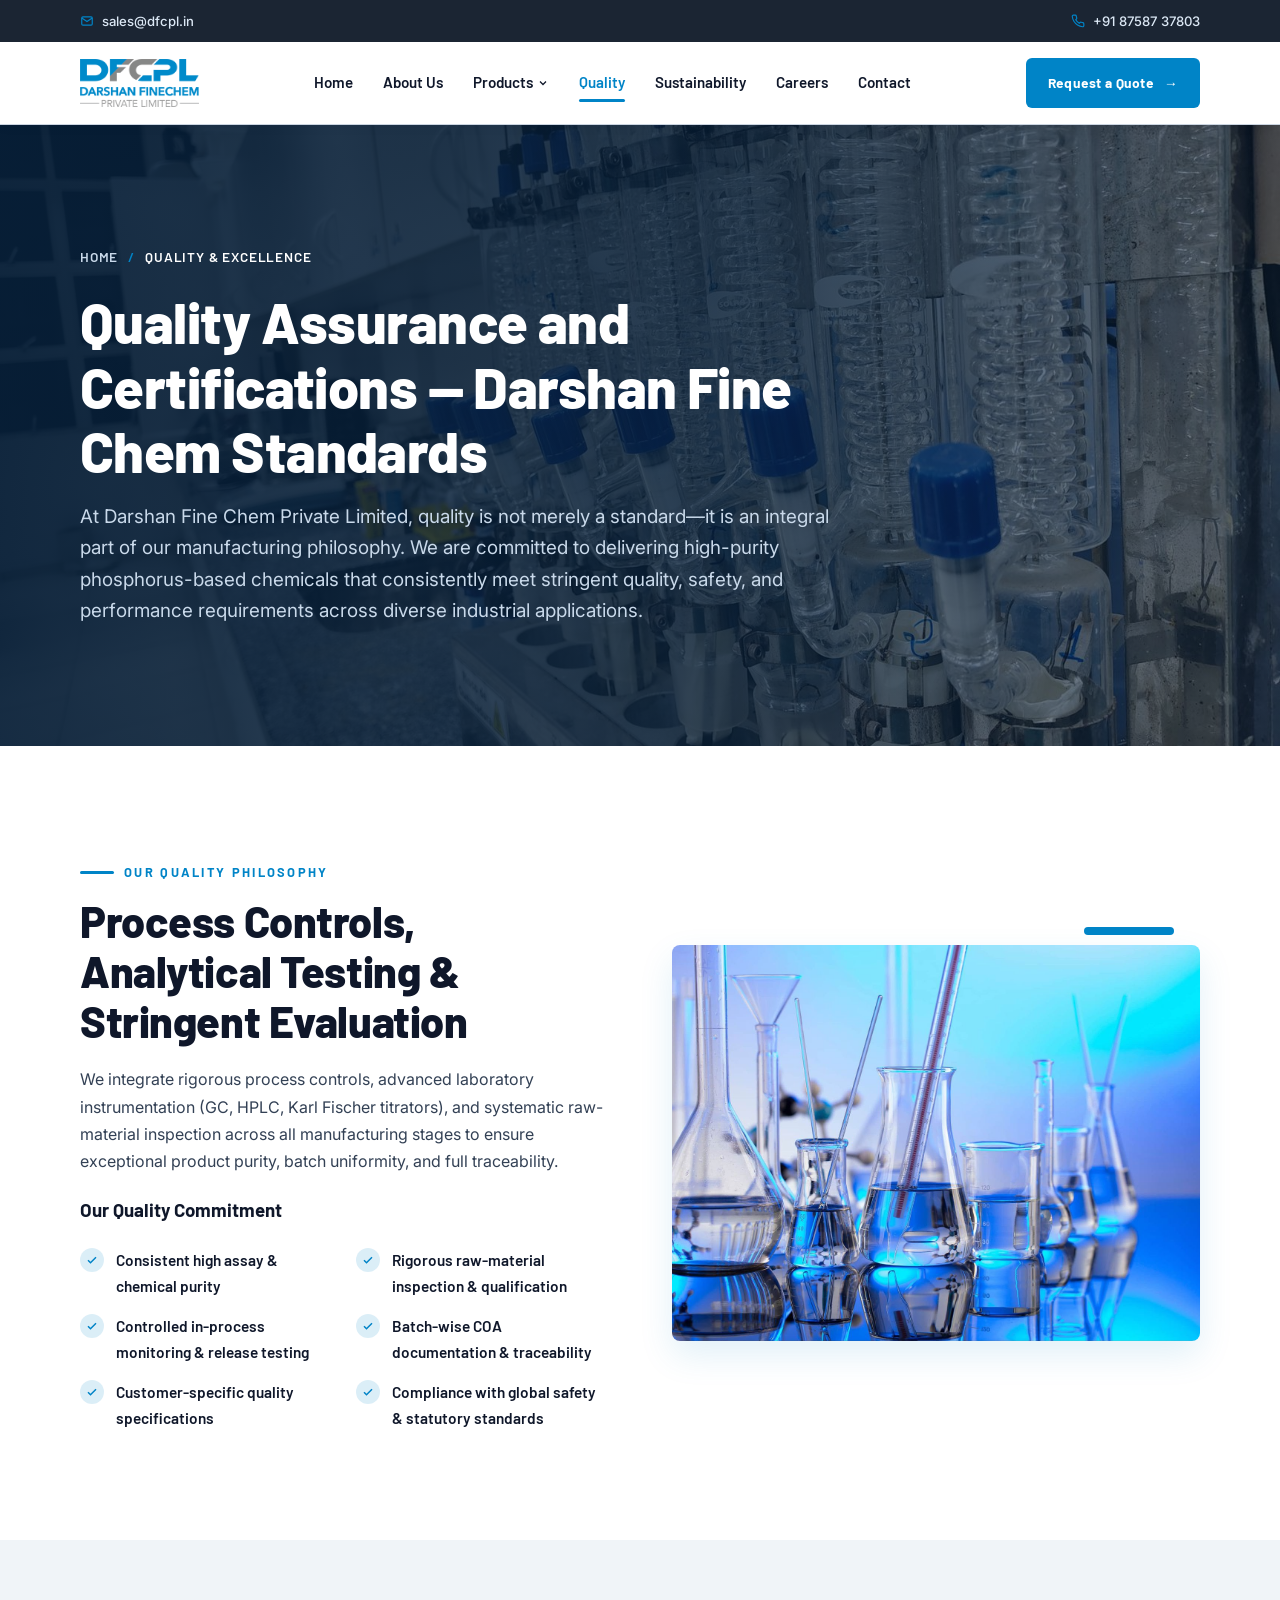
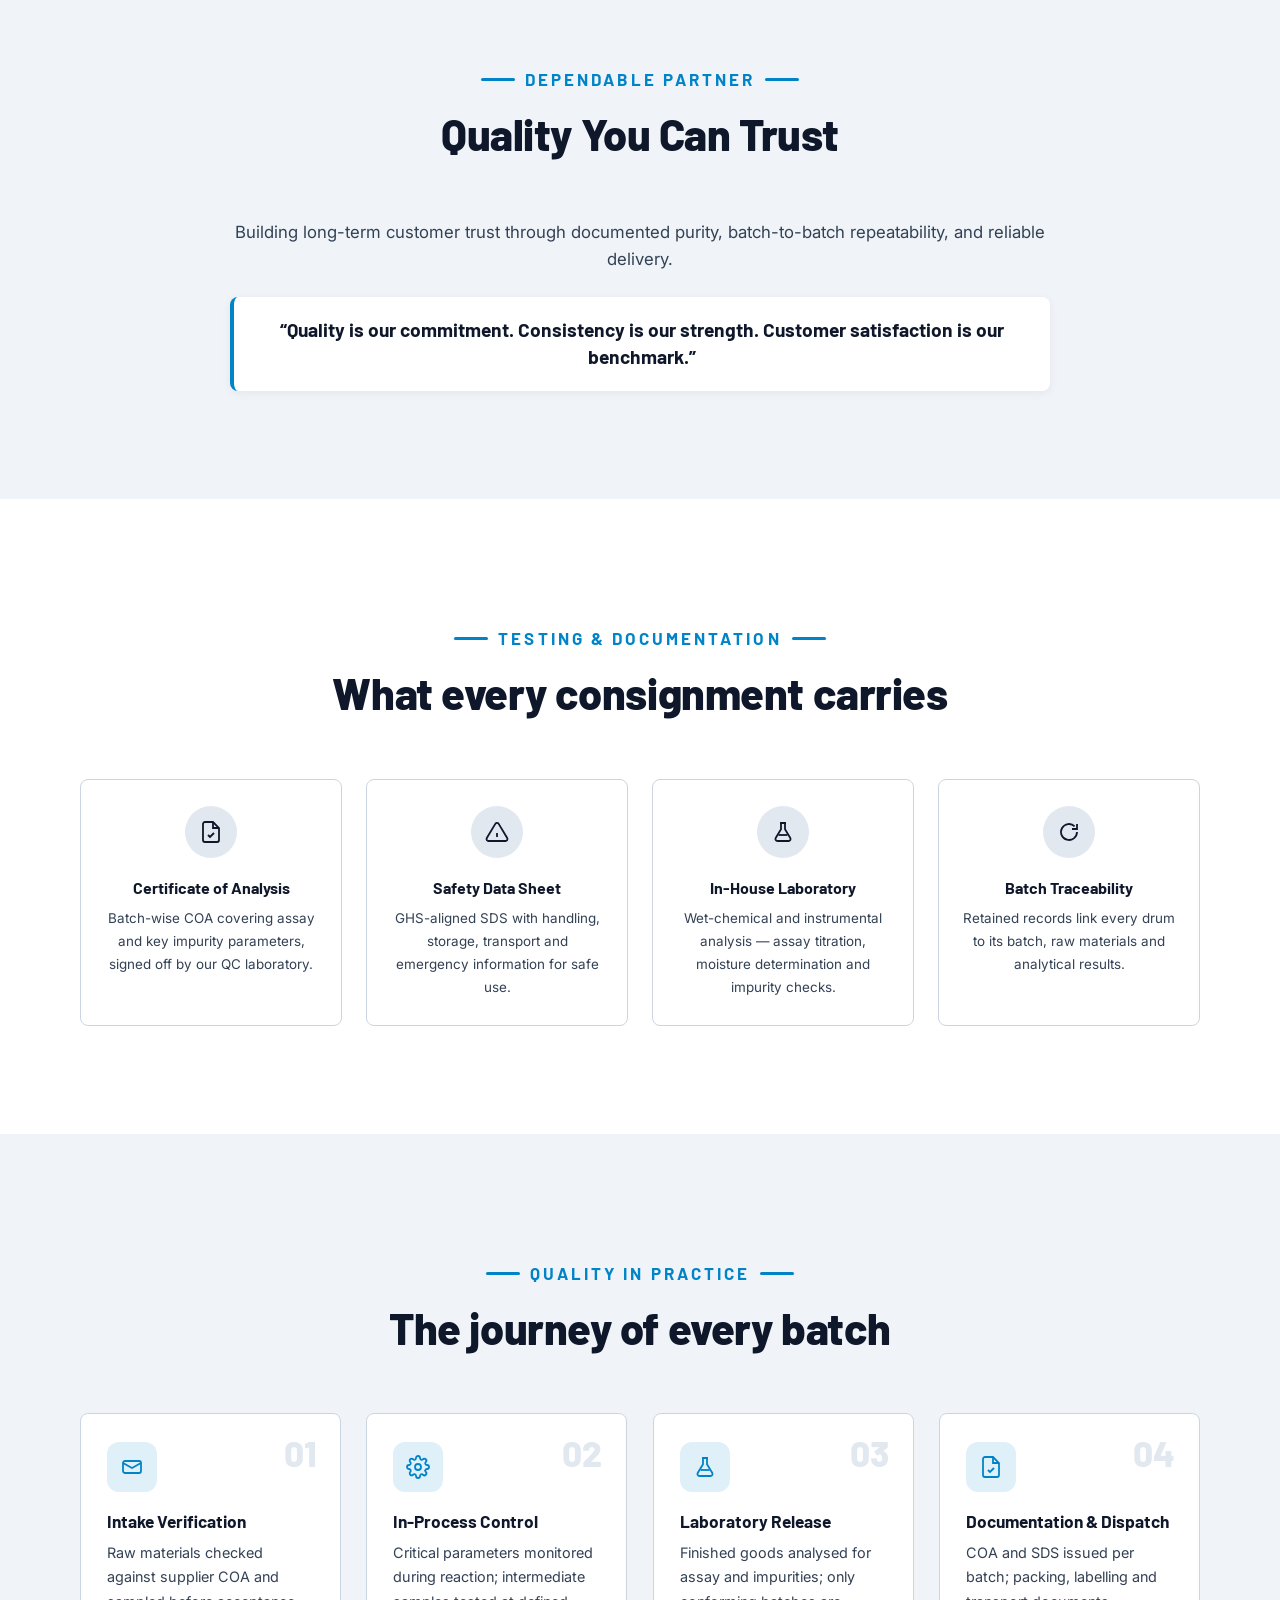
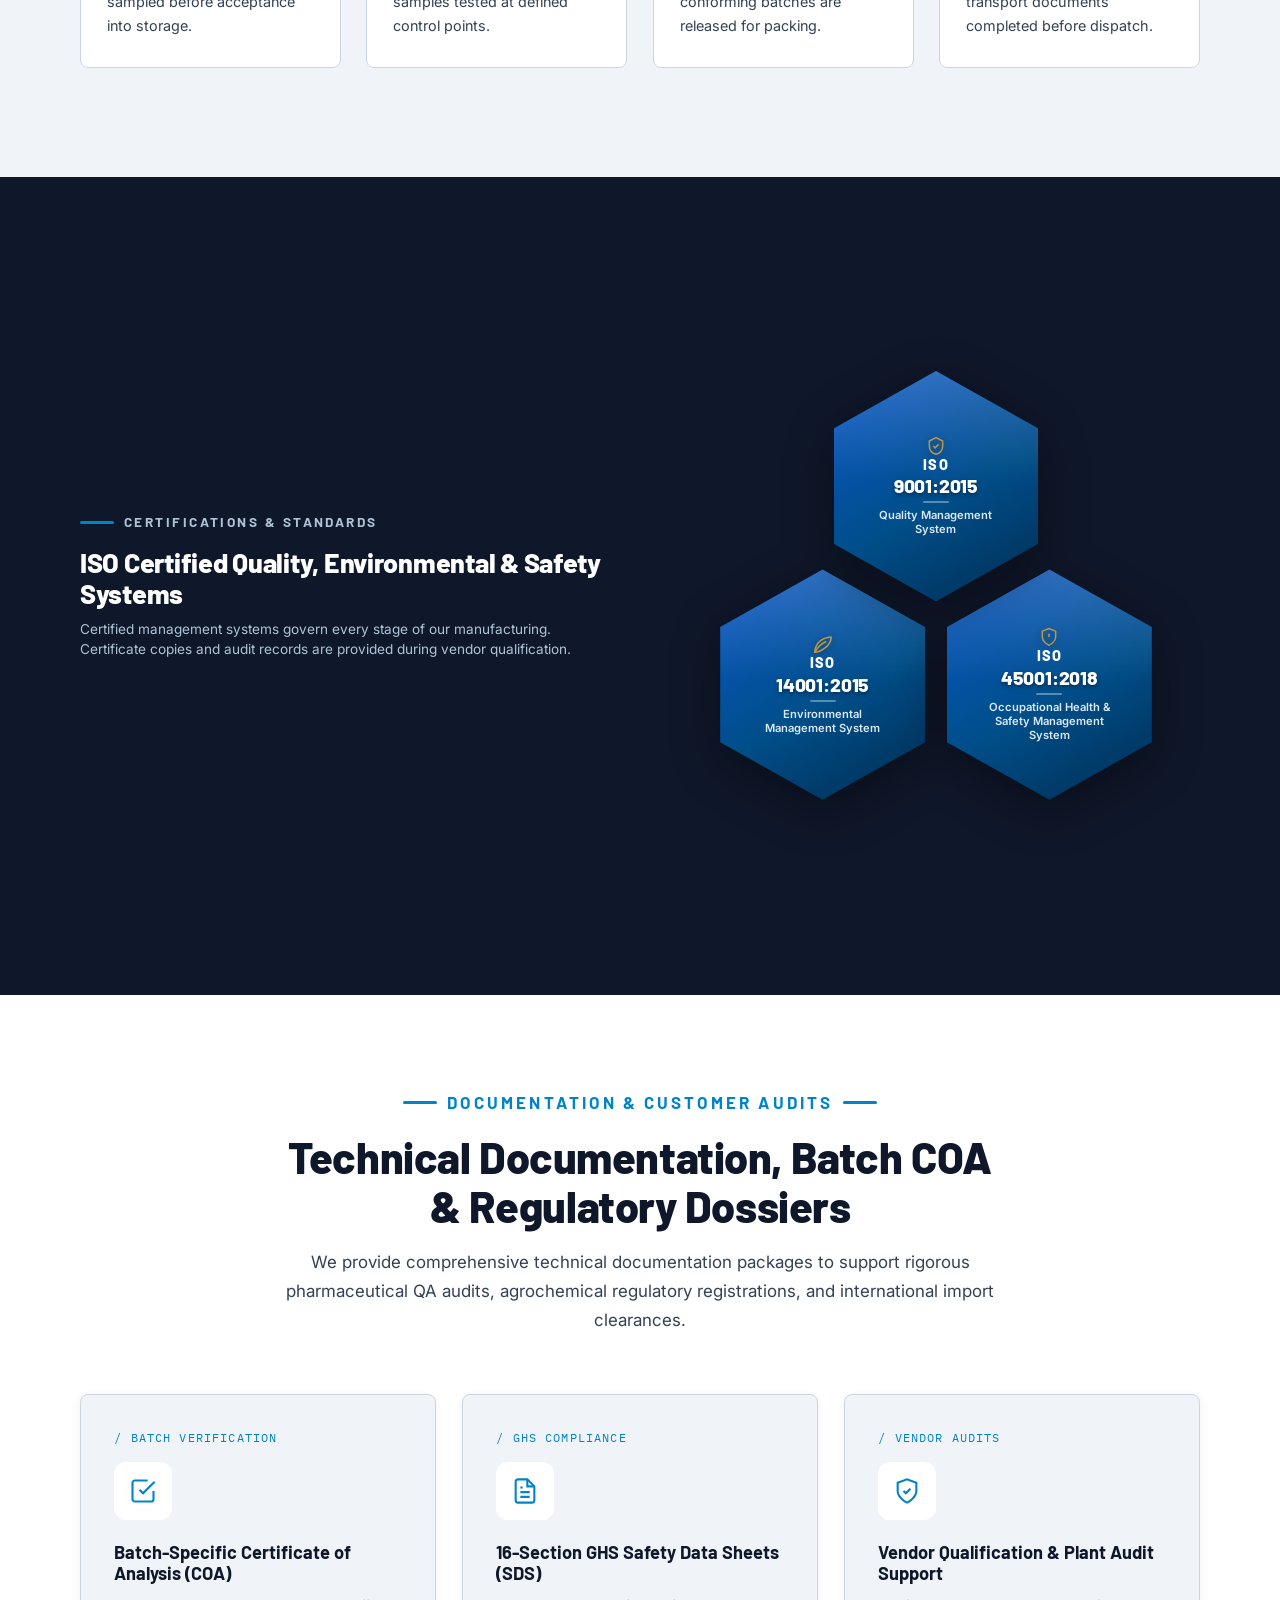
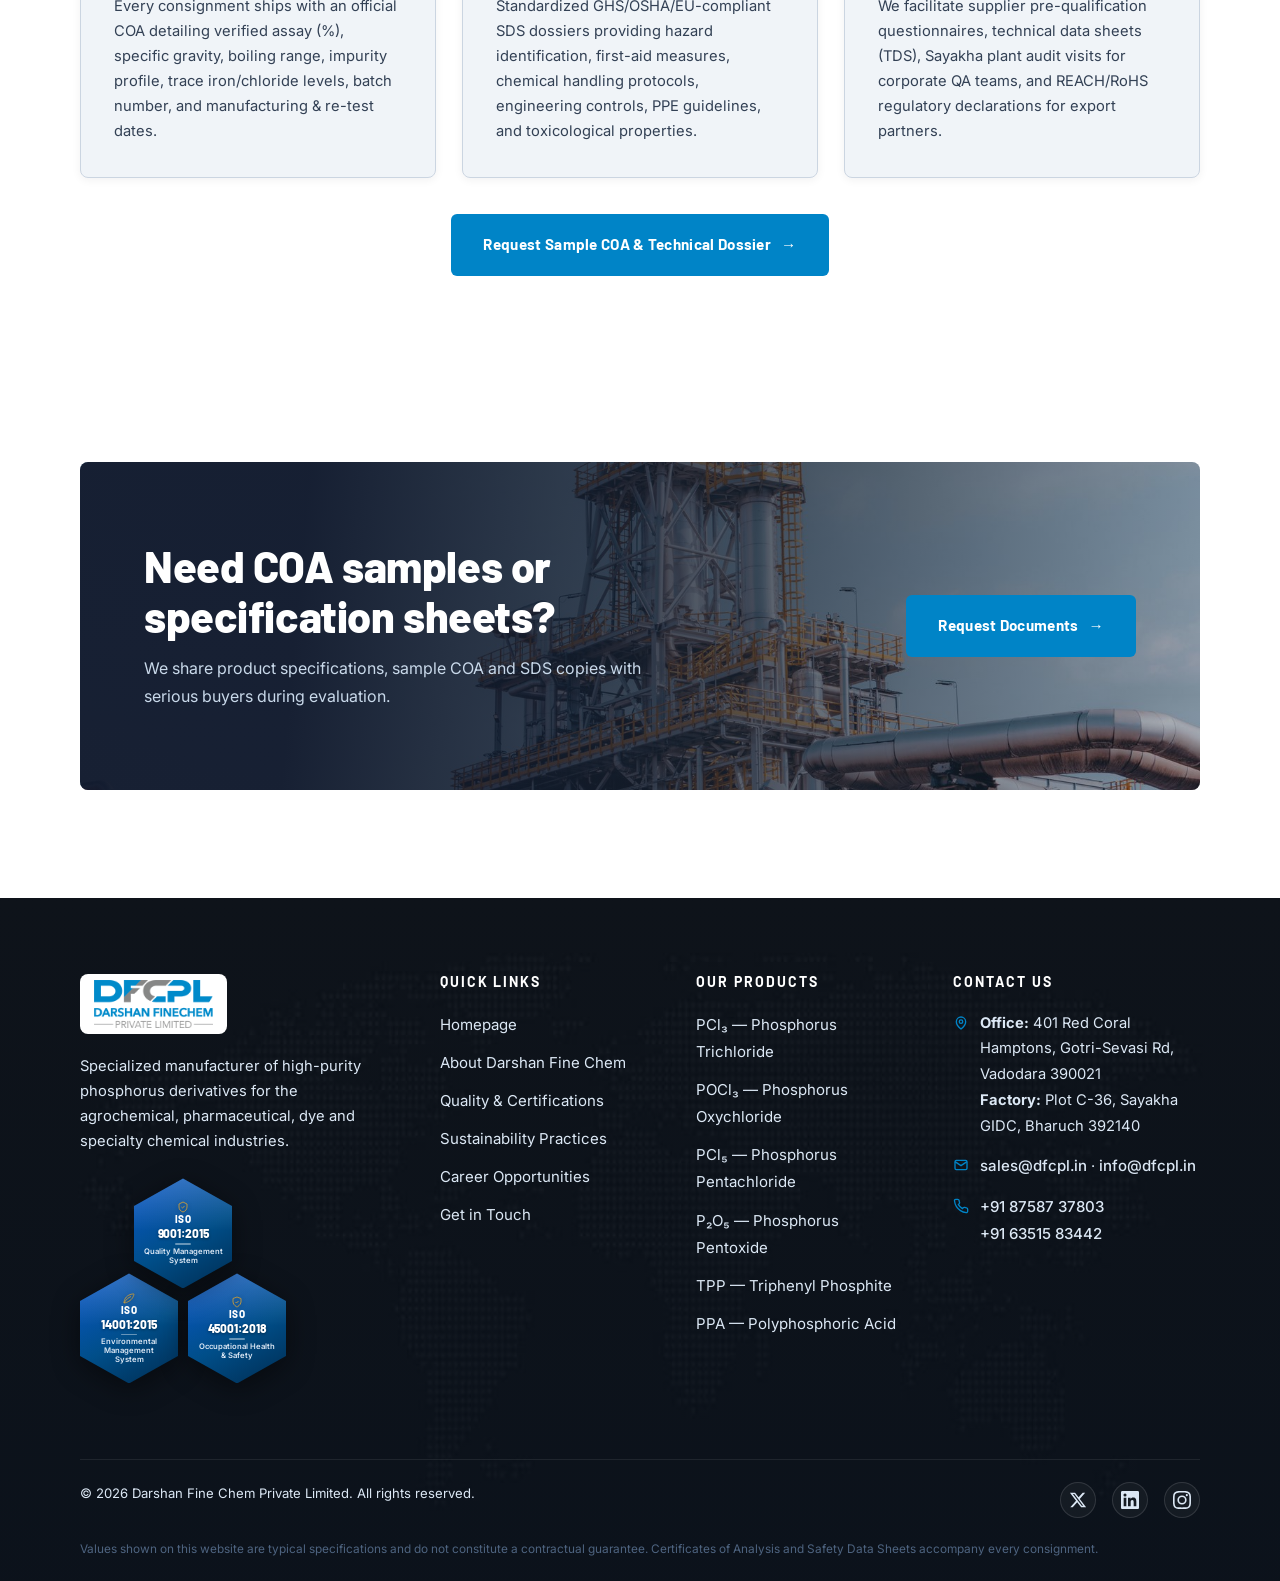
<file: quality.html>
<!DOCTYPE html>
<html lang="en">

<head>
  <!-- Google tag (gtag.js) -->
  <script async src="https://www.googletagmanager.com/gtag/js?id=G-CTTGNB9CXZ"></script>
  <script>
    window.dataLayer = window.dataLayer || [];
    function gtag(){dataLayer.push(arguments);}
    gtag('js', new Date());

    gtag('config', 'G-CTTGNB9CXZ');
  </script>
  <meta charset="UTF-8">
  <meta name="viewport" content="width=device-width, initial-scale=1.0">
  <title>Quality &amp; Certifications — Batch-Wise COA &amp; In-House Lab | Darshan Fine Chem (DFCPL)</title>
  <meta name="description"
    content="Stringent quality control at Darshan Fine Chem Private Limited (DFCPL): in-process controls, in-house analytical laboratory, batch-wise Certificate of Analysis (COA), Safety Data Sheets (SDS) and full batch traceability on every consignment.">
  <link rel="canonical" href="https://www.dfcpl.in/quality.html">
  <meta name="robots" content="index, follow, max-image-preview:large">
  <meta name="theme-color" content="#0084C7">

  <meta property="og:type" content="website">
  <meta property="og:site_name" content="Darshan Fine Chem (DFCPL)">
  <meta property="og:title" content="Quality &amp; Certifications | Darshan Fine Chem (DFCPL)">
  <meta property="og:description"
    content="In-process controls, in-house analytical lab, batch-wise COA and full traceability on every consignment.">
  <meta property="og:url" content="https://www.dfcpl.in/quality.html">
  <meta property="og:image" content="https://www.dfcpl.in/assets/img/quality-lab.jpg">
  <meta name="twitter:card" content="summary_large_image">

  <link rel="preconnect" href="https://fonts.googleapis.com">
  <link rel="preconnect" href="https://fonts.gstatic.com" crossorigin>
  <link
    href="https://fonts.googleapis.com/css2?family=Barlow:wght@500;600;700;800&family=Inter:wght@400;500;600&family=IBM+Plex+Mono:wght@400;500&display=swap"
    rel="stylesheet">
  <link rel="stylesheet" href="css/style.css">

  <script type="application/ld+json">
  {
    "@context": "https://schema.org",
    "@graph": [
      {
        "@type": "BreadcrumbList",
        "itemListElement": [
          { "@type": "ListItem", "position": 1, "name": "Home", "item": "https://www.dfcpl.in/" },
          { "@type": "ListItem", "position": 2, "name": "Quality & Certifications", "item": "https://www.dfcpl.in/quality.html" }
        ]
      },
      {
        "@type": "WebPage",
        "name": "Quality & Certifications | Darshan Fine Chem Private Limited",
        "url": "https://www.dfcpl.in/quality.html",
        "description": "Quality control systems, in-house testing facilities, batch-wise COA, SDS documentation and compliance at Darshan Fine Chem Private Limited",
        "about": { "@id": "https://www.dfcpl.in/#organization" },
        "inLanguage": "en"
      }
    ]
  }
  </script>
  <link rel="icon" type="image/png" sizes="48x48" href="/favicon-48x48.png">
  <link rel="icon" type="image/png" sizes="32x32" href="/favicon-32x32.png">
  <link rel="icon" type="image/png" sizes="16x16" href="/favicon-16x16.png">
  <link rel="icon" type="image/svg+xml" href="/favicon.svg">
  <link rel="icon" type="image/x-icon" href="/favicon.ico">
  <link rel="icon" type="image/png" sizes="192x192" href="/android-chrome-192x192.png">
  <link rel="icon" type="image/png" sizes="512x512" href="/favicon.png">
  <link rel="apple-touch-icon" sizes="180x180" href="/apple-touch-icon.png">
  <link rel="manifest" href="/site.webmanifest">
</head>

<body>
  <a class="skip-link" href="#main">Skip to content</a>

  <div class="topbar">
    <div class="container topbar-inner">
      <a class="topbar-item" href="mailto:sales@dfcpl.in">
        <svg viewBox="0 0 24 24" fill="none" stroke="currentColor" stroke-width="2">
          <rect x="3" y="5" width="18" height="14" rx="2" />
          <path d="m3 7 9 6 9-6" />
        </svg>
        sales@dfcpl.in
      </a>
      <a class="topbar-item" href="tel:+918758737803">
        <svg viewBox="0 0 24 24" fill="none" stroke="currentColor" stroke-width="2">
          <path
            d="M22 16.9v3a2 2 0 0 1-2.2 2 19.8 19.8 0 0 1-8.6-3 19.5 19.5 0 0 1-6-6 19.8 19.8 0 0 1-3-8.7A2 2 0 0 1 4.1 2h3a2 2 0 0 1 2 1.7c.13.96.36 1.9.7 2.8a2 2 0 0 1-.45 2.1L8.1 9.9a16 16 0 0 0 6 6l1.3-1.3a2 2 0 0 1 2.1-.45c.9.34 1.84.57 2.8.7a2 2 0 0 1 1.7 2.05Z" />
        </svg>
        +91 87587 37803
      </a>
    </div>
  </div>

  <header class="site-header">
    <div class="container header-inner">
      <a href="/" class="brand" aria-label="Darshan Fine Chem Private Limited — home">
        <img src="assets/img/dfcpl-logo.png" alt="DFCPL - Darshan Fine Chem Private Limited"
          style="height: 48px; width: auto;">
      </a>
      <nav class="main-nav" aria-label="Primary">
        <a href="/">Home</a>
        <a href="about.html">About Us</a>
        <div class="nav-dropdown">
          <a href="products.html" aria-haspopup="true">
            Products
            <svg class="nav-chevron" viewBox="0 0 24 24" width="12" height="12" stroke="currentColor" fill="none"
              stroke-width="2.5">
              <polyline points="6 9 12 15 18 9" />
            </svg>
          </a>
          <div class="dropdown-menu">
            <a href="products.html" class="dropdown-header-link">All Products</a>
            <div class="dropdown-divider"></div>
            <a href="product-phosphorus-trichloride.html">Phosphorus Trichloride (PCl₃)</a>
            <a href="product-phosphorus-oxychloride.html">Phosphorus Oxychloride (POCl₃)</a>
            <a href="product-phosphorus-pentachloride.html">Phosphorus Pentachloride (PCl₅)</a>
            <a href="product-phosphorus-pentoxide.html">Phosphorus Pentoxide (P₂O₅)</a>
            <a href="product-triphenyl-phosphine.html">Triphenyl Phosphite (TPP)</a>
            <a href="product-polyphosphoric-acid.html">Polyphosphoric Acid (PPA)</a>
          </div>
        </div>
        <a href="quality.html" class="is-active" aria-current="page">Quality</a>
        <a href="sustainability.html">Sustainability</a>
        <a href="careers.html">Careers</a>
        <a href="contact.html">Contact</a>
      </nav>
      <div class="header-cta">
        <a href="contact.html" class="btn btn--accent btn--sm">Request a Quote <span class="arrow"
            aria-hidden="true">&rarr;</span></a>
      </div>
      <button class="nav-toggle" type="button" aria-label="Toggle navigation"
        aria-expanded="false"><span></span></button>
    </div>
  </header>

  <main id="main">
    <!-- ============ PAGE HERO ============ -->
    <section class="page-hero">
      <div class="hero-bg" aria-hidden="true">
        <img src="assets/img/quality-lab.jpg" alt="Quality control laboratory at Darshan Fine Chem Private Limited">
      </div>
      <div class="container">
        <div class="page-hero-content">
          <nav class="breadcrumb" aria-label="Breadcrumb">
            <a href="/">Home</a> <span class="sep" aria-hidden="true">/</span> <span
              aria-current="page">Quality &amp; Excellence</span>
          </nav>
          <h1>Quality Assurance and Certifications — Darshan Fine Chem Standards</h1>
          <p class="lede">At Darshan Fine Chem Private Limited, quality is not merely a standard—it is an integral part
            of our manufacturing philosophy. We are committed to delivering high-purity phosphorus-based chemicals that
            consistently meet stringent quality, safety, and performance requirements across diverse industrial
            applications.</p>
        </div>
      </div>
    </section>

    <!-- ============ QC SYSTEM ============ -->
    <section class="section">
      <div class="container grid-2">
        <div class="content-block reveal">
          <p class="eyebrow">Our Quality Philosophy</p>
          <h2 class="h2">Process Controls, Analytical Testing &amp; Stringent Evaluation</h2>
          <p>We integrate rigorous process controls, advanced laboratory instrumentation (GC, HPLC, Karl Fischer titrators), and systematic raw-material inspection across all manufacturing stages to ensure exceptional product purity, batch uniformity, and full traceability.</p>

          <h3 class="h4" style="margin-top: 24px; color: var(--navy);">Our Quality Commitment</h3>
          <ul class="check-list">
            <li><span class="tick"><svg viewBox="0 0 24 24" fill="none" stroke="currentColor" stroke-width="3">
                  <path d="m4 12.5 5 5L20 6.5" />
                </svg></span>Consistent high assay &amp; chemical purity</li>
            <li><span class="tick"><svg viewBox="0 0 24 24" fill="none" stroke="currentColor" stroke-width="3">
                  <path d="m4 12.5 5 5L20 6.5" />
                </svg></span>Rigorous raw-material inspection &amp; qualification</li>
            <li><span class="tick"><svg viewBox="0 0 24 24" fill="none" stroke="currentColor" stroke-width="3">
                  <path d="m4 12.5 5 5L20 6.5" />
                </svg></span>Controlled in-process monitoring &amp; release testing</li>
            <li><span class="tick"><svg viewBox="0 0 24 24" fill="none" stroke="currentColor" stroke-width="3">
                  <path d="m4 12.5 5 5L20 6.5" />
                </svg></span>Batch-wise COA documentation &amp; traceability</li>
            <li><span class="tick"><svg viewBox="0 0 24 24" fill="none" stroke="currentColor" stroke-width="3">
                  <path d="m4 12.5 5 5L20 6.5" />
                </svg></span>Customer-specific quality specifications</li>
            <li><span class="tick"><svg viewBox="0 0 24 24" fill="none" stroke="currentColor" stroke-width="3">
                  <path d="m4 12.5 5 5L20 6.5" />
                </svg></span>Compliance with global safety &amp; statutory standards</li>
          </ul>
        </div>
        <div class="media-frame media-frame--wide reveal reveal-delay-1">
          <span class="media-accent-bar" aria-hidden="true"></span>
          <img src="assets/products/qty_img.jpeg"
            alt="High-precision laboratory analytical equipment and glassware at Darshan Fine Chem Private Limited"
            loading="lazy">
        </div>
      </div>
    </section>

    <!-- ============ QUALITY YOU CAN TRUST ============ -->
    <section class="section section--sky">
      <div class="container">
        <div class="section-head section-head--center reveal">
          <p class="eyebrow">Dependable Partner</p>
          <h2 class="h2">Quality You Can Trust</h2>
        </div>
        <div class="content-block reveal" style="max-width: 820px; margin: 0 auto; text-align: center;">
          <p class="lede" style="color: var(--body); font-size: 1.05rem; line-height: 1.6; margin-bottom: 24px;">Building long-term customer trust through documented purity, batch-to-batch repeatability, and reliable delivery.</p>

          <div
            style="padding: 20px 28px; background: var(--white); border-left: 4px solid var(--accent); border-radius: var(--radius); box-shadow: var(--shadow-sm); text-align: center;">
            <p
              style="font-family: var(--font-head); font-size: 1.2rem; font-weight: 700; color: var(--navy); margin: 0; line-height: 1.4;">
              &ldquo;Quality is our commitment. Consistency is our strength. Customer satisfaction is our benchmark.&rdquo;
            </p>
          </div>
        </div>
      </div>
    </section>

    <!-- ============ WHAT WE VERIFY ============ -->
    <section class="section">
      <div class="container">
        <div class="section-head section-head--center reveal">
          <p class="eyebrow">Testing &amp; Documentation</p>
          <h2 class="h2">What every consignment carries</h2>
        </div>
        <div class="badge-strip">
          <div class="q-badge reveal">
            <div class="q-icon">
              <svg viewBox="0 0 24 24" fill="none" stroke="currentColor" stroke-width="1.8">
                <path d="M14 2H6a2 2 0 0 0-2 2v16a2 2 0 0 0 2 2h12a2 2 0 0 0 2-2V8l-6-6Z" />
                <path d="M14 2v6h6M9 15l2 2 4-4" />
              </svg>
            </div>
            <strong>Certificate of Analysis</strong>
            <span>Batch-wise COA covering assay and key impurity parameters, signed off by our QC laboratory.</span>
          </div>
          <div class="q-badge reveal reveal-delay-1">
            <div class="q-icon">
              <svg viewBox="0 0 24 24" fill="none" stroke="currentColor" stroke-width="1.8">
                <path
                  d="M12 9h.01M12 13v4M10.3 3.9 1.8 18a2 2 0 0 0 1.7 3h17a2 2 0 0 0 1.7-3L13.7 3.9a2 2 0 0 0-3.4 0Z" />
              </svg>
            </div>
            <strong>Safety Data Sheet</strong>
            <span>GHS-aligned SDS with handling, storage, transport and emergency information for safe use.</span>
          </div>
          <div class="q-badge reveal reveal-delay-2">
            <div class="q-icon">
              <svg viewBox="0 0 24 24" fill="none" stroke="currentColor" stroke-width="1.8">
                <path d="M9 3h6M10 3v6.3L4.7 18a2 2 0 0 0 1.8 3h11a2 2 0 0 0 1.8-3L14 9.3V3" />
                <path d="M7.5 15h9" />
              </svg>
            </div>
            <strong>In-House Laboratory</strong>
            <span>Wet-chemical and instrumental analysis — assay titration, moisture determination and impurity
              checks.</span>
          </div>
          <div class="q-badge reveal reveal-delay-3">
            <div class="q-icon">
              <svg viewBox="0 0 24 24" fill="none" stroke="currentColor" stroke-width="1.8">
                <path d="M20 12a8 8 0 1 1-2.34-5.66M20 4v5h-5" />
              </svg>
            </div>
            <strong>Batch Traceability</strong>
            <span>Retained records link every drum to its batch, raw materials and analytical results.</span>
          </div>
        </div>
      </div>
    </section>

    <!-- ============ BATCH JOURNEY ============ -->
    <section class="section section--sky">
      <div class="container">
        <div class="section-head section-head--center reveal">
          <p class="eyebrow">Quality In Practice</p>
          <h2 class="h2">The journey of every batch</h2>
        </div>
        <div class="steps">
          <div class="step-card reveal">
            <div class="s-icon">
              <svg viewBox="0 0 24 24" fill="none" stroke="currentColor" stroke-width="1.8">
                <path d="M21 8v8a2 2 0 0 1-2 2H5a2 2 0 0 1-2-2V8a2 2 0 0 1 2-2h14a2 2 0 0 1 2 2Z" />
                <path d="m3 8 9 5 9-5" />
              </svg>
            </div>
            <h3>Intake Verification</h3>
            <p>Raw materials checked against supplier COA and sampled before acceptance into storage.</p>
          </div>
          <div class="step-card reveal reveal-delay-1">
            <div class="s-icon">
              <svg viewBox="0 0 24 24" fill="none" stroke="currentColor" stroke-width="1.8">
                <path d="M12 15a3 3 0 1 0 0-6 3 3 0 0 0 0 6Z" />
                <path
                  d="M19.4 15a1.7 1.7 0 0 0 .34 1.87l.06.06a2 2 0 1 1-2.83 2.83l-.06-.06a1.7 1.7 0 0 0-1.87-.34 1.7 1.7 0 0 0-1 1.55V21a2 2 0 1 1-4 0v-.09a1.7 1.7 0 0 0-1-1.55 1.7 1.7 0 0 0-1.87.34l-.06.06a2 2 0 1 1-2.83-2.83l.06-.06A1.7 1.7 0 0 0 4.6 15a1.7 1.7 0 0 0-1.55-1H3a2 2 0 1 1 0-4h.09a1.7 1.7 0 0 0 1.55-1 1.7 1.7 0 0 0-.34-1.87l-.06-.06a2 2 0 1 1 2.83-2.83l.06.06a1.7 1.7 0 0 0 1.87.34h0a1.7 1.7 0 0 0 1-1.55V3a2 2 0 1 1 4 0v.09a1.7 1.7 0 0 0 1 1.55h0a1.7 1.7 0 0 0 1.87-.34l.06-.06a2 2 0 1 1 2.83 2.83l-.06.06a1.7 1.7 0 0 0-.34 1.87v0a1.7 1.7 0 0 0 1.55 1H21a2 2 0 1 1 0 4h-.09a1.7 1.7 0 0 0-1.55 1Z" />
              </svg>
            </div>
            <h3>In-Process Control</h3>
            <p>Critical parameters monitored during reaction; intermediate samples tested at defined control points.</p>
          </div>
          <div class="step-card reveal reveal-delay-2">
            <div class="s-icon">
              <svg viewBox="0 0 24 24" fill="none" stroke="currentColor" stroke-width="1.8">
                <path d="M9 3h6M10 3v6.3L4.7 18a2 2 0 0 0 1.8 3h11a2 2 0 0 0 1.8-3L14 9.3V3" />
                <path d="M7.5 15h9" />
              </svg>
            </div>
            <h3>Laboratory Release</h3>
            <p>Finished goods analysed for assay and impurities; only conforming batches are released for packing.</p>
          </div>
          <div class="step-card reveal reveal-delay-3">
            <div class="s-icon">
              <svg viewBox="0 0 24 24" fill="none" stroke="currentColor" stroke-width="1.8">
                <path d="M14 2H6a2 2 0 0 0-2 2v16a2 2 0 0 0 2 2h12a2 2 0 0 0 2-2V8l-6-6Z" />
                <path d="M14 2v6h6M9 15l2 2 4-4" />
              </svg>
            </div>
            <h3>Documentation &amp; Dispatch</h3>
            <p>COA and SDS issued per batch; packing, labelling and transport documents completed before dispatch.</p>
          </div>
        </div>
      </div>
    </section>

    <!-- ============ COMPLIANCE & ISO CERTIFICATIONS ============ -->
    <section class="section section--navy" id="certifications">
      <div class="container grid-2" style="align-items: center;">
        <div class="content-block reveal">
          <p class="eyebrow">Certifications &amp; Standards</p>
          <h2 class="h2">ISO Certified Quality, Environmental &amp; Safety Systems</h2>
          <p>Certified management systems govern every stage of our manufacturing. Certificate copies and audit records are provided during vendor qualification.</p>
        </div>

        <div class="iso-cert-wrapper reveal reveal-delay-1">
          <div class="iso-hex-row iso-hex-row--top">
            <div class="iso-hex-card" title="ISO 9001:2015 - Quality Management System">
              <div class="iso-hex-inner">
                <svg class="iso-hex-badge-icon" viewBox="0 0 24 24" fill="none" stroke="currentColor"
                  stroke-width="1.8">
                  <path d="M12 2 4 6v6c0 5 3.4 8.6 8 10 4.6-1.4 8-5 8-10V6l-8-4Z" />
                  <path d="m8.8 12 2.2 2.2 4.2-4.4" />
                </svg>
                <div class="iso-hex-title">ISO</div>
                <div class="iso-hex-number">9001:2015</div>
                <div class="iso-hex-divider"></div>
                <div class="iso-hex-subtitle">Quality Management System</div>
              </div>
            </div>
          </div>
          <div class="iso-hex-row iso-hex-row--bottom">
            <div class="iso-hex-card" title="ISO 14001:2015 - Environmental Management System">
              <div class="iso-hex-inner">
                <svg class="iso-hex-badge-icon" viewBox="0 0 24 24" fill="none" stroke="currentColor"
                  stroke-width="1.8">
                  <path d="M2 22s0-9 7-14 13-4 13-4-1 8-8 13-12 5-12 5Z" />
                  <path d="M2 22c4-7 9-11 14-13" />
                </svg>
                <div class="iso-hex-title">ISO</div>
                <div class="iso-hex-number">14001:2015</div>
                <div class="iso-hex-divider"></div>
                <div class="iso-hex-subtitle">Environmental Management System</div>
              </div>
            </div>
            <div class="iso-hex-card" title="ISO 45001:2018 - Occupational Health & Safety Management System">
              <div class="iso-hex-inner">
                <svg class="iso-hex-badge-icon" viewBox="0 0 24 24" fill="none" stroke="currentColor"
                  stroke-width="1.8">
                  <path d="M12 22s8-4 8-10V5l-8-3-8 3v7c0 6 8 10 8 10z" />
                  <path d="M12 8v4M12 16h.01" />
                </svg>
                <div class="iso-hex-title">ISO</div>
                <div class="iso-hex-number">45001:2018</div>
                <div class="iso-hex-divider"></div>
                <div class="iso-hex-subtitle">Occupational Health &amp; Safety Management System</div>
              </div>
            </div>
          </div>
        </div>
      </div>
    </section>

    <!-- ============ TECHNICAL DOCUMENTATION & DOSSIERS ============ -->
    <section class="section" id="technical-dossiers" style="padding: clamp(50px, 6vw, 85px) 0;">
      <div class="container">
        <div class="section-head section-head--center reveal">
          <p class="eyebrow">Documentation &amp; Customer Audits</p>
          <h2 class="h2">Technical Documentation, Batch COA &amp; Regulatory Dossiers</h2>
          <p>We provide comprehensive technical documentation packages to support rigorous pharmaceutical QA audits, agrochemical regulatory registrations, and international import clearances.</p>
        </div>

        <div class="why-grid" style="grid-template-columns: repeat(auto-fit, minmax(300px, 1fr));">
          <!-- COA -->
          <div class="why-card reveal" style="background: var(--sky); border: 1px solid var(--border); box-shadow: var(--shadow-sm);">
            <span class="why-num" style="color: var(--accent);">/ BATCH VERIFICATION</span>
            <div class="why-icon" style="background: #fff;">
              <svg viewBox="0 0 24 24" fill="none" stroke="currentColor" stroke-width="1.8" style="color: var(--accent);">
                <path d="M9 11l3 3L22 4" />
                <path d="M21 12v7a2 2 0 0 1-2 2H5a2 2 0 0 1-2-2V5a2 2 0 0 1 2-2h11" />
              </svg>
            </div>
            <h3 style="color: var(--ink);">Batch-Specific Certificate of Analysis (COA)</h3>
            <p style="color: var(--body);">Every consignment ships with an official COA detailing verified assay (%), specific gravity, boiling range, impurity profile, trace iron/chloride levels, batch number, and manufacturing &amp; re-test dates.</p>
          </div>

          <!-- GHS SDS -->
          <div class="why-card reveal reveal-delay-1" style="background: var(--sky); border: 1px solid var(--border); box-shadow: var(--shadow-sm);">
            <span class="why-num" style="color: var(--accent);">/ GHS COMPLIANCE</span>
            <div class="why-icon" style="background: #fff;">
              <svg viewBox="0 0 24 24" fill="none" stroke="currentColor" stroke-width="1.8" style="color: var(--accent);">
                <path d="M14 2H6a2 2 0 0 0-2 2v16a2 2 0 0 0 2 2h12a2 2 0 0 0 2-2V8l-6-6Z" />
                <path d="M14 2v6h6M16 13H8M16 17H8M10 9H8" />
              </svg>
            </div>
            <h3 style="color: var(--ink);">16-Section GHS Safety Data Sheets (SDS)</h3>
            <p style="color: var(--body);">Standardized GHS/OSHA/EU-compliant SDS dossiers providing hazard identification, first-aid measures, chemical handling protocols, engineering controls, PPE guidelines, and toxicological properties.</p>
          </div>

          <!-- Audit & Qualification -->
          <div class="why-card reveal reveal-delay-2" style="background: var(--sky); border: 1px solid var(--border); box-shadow: var(--shadow-sm);">
            <span class="why-num" style="color: var(--accent);">/ VENDOR AUDITS</span>
            <div class="why-icon" style="background: #fff;">
              <svg viewBox="0 0 24 24" fill="none" stroke="currentColor" stroke-width="1.8" style="color: var(--accent);">
                <path d="M12 22s8-4 8-10V5l-8-3-8 3v7c0 6 8 10 8 10z" />
                <path d="m9 12 2 2 4-4" />
              </svg>
            </div>
            <h3 style="color: var(--ink);">Vendor Qualification &amp; Plant Audit Support</h3>
            <p style="color: var(--body);">We facilitate supplier pre-qualification questionnaires, technical data sheets (TDS), Sayakha plant audit visits for corporate QA teams, and REACH/RoHS regulatory declarations for export partners.</p>
          </div>
        </div>

        <div class="reveal" style="margin-top: 36px; text-align: center;">
          <a href="contact.html?type=technical-dossier" class="btn btn--accent">Request Sample COA &amp; Technical Dossier <span class="arrow" aria-hidden="true">&rarr;</span></a>
        </div>
      </div>
    </section>

    <!-- ============ CTA ============ -->
    <section class="section">
      <div class="container">
        <div class="cta-band reveal">
          <img class="cta-bg" src="assets/img/pipelines.jpg" alt="Industrial chemical pipelines at Darshan Fine Chem plant" loading="lazy">
          <div class="cta-inner">
            <div>
              <h2 class="h2">Need COA samples or specification sheets?</h2>
              <p>We share product specifications, sample COA and SDS copies with serious buyers during evaluation.</p>
            </div>
            <div class="cta-actions">
              <a href="contact.html" class="btn btn--accent">Request Documents <span class="arrow"
                  aria-hidden="true">&rarr;</span></a>
            </div>
          </div>
        </div>
      </div>
    </section>
  </main>

  <!-- ============ FOOTER ============ -->
  <footer class="site-footer">
    <div class="container">
      <div class="footer-grid">
        <div class="footer-brand">
          <a href="/" class="brand" aria-label="Darshan Fine Chem Private Limited — home">
            <div class="footer-logo-wrap">
              <img src="assets/img/dfcpl-logo.png" alt="DFCPL - Darshan Fine Chem Private Limited"
                style="height: 48px; width: auto; display: block;">
            </div>
          </a>
          <p>Specialized manufacturer of high-purity phosphorus derivatives for the agrochemical, pharmaceutical, dye
            and specialty chemical industries.</p>
          <div class="footer-iso-cert">
            <div class="footer-iso-row footer-iso-row--top">
              <div class="footer-iso-card" title="ISO 9001:2015 - Quality Management System">
                <div class="footer-iso-inner">
                  <svg class="footer-iso-icon" viewBox="0 0 24 24" fill="none" stroke="currentColor" stroke-width="1.8">
                    <path d="M12 2 4 6v6c0 5 3.4 8.6 8 10 4.6-1.4 8-5 8-10V6l-8-4Z" />
                    <path d="m8.8 12 2.2 2.2 4.2-4.4" />
                  </svg>
                  <div class="footer-iso-title">ISO</div>
                  <div class="footer-iso-num">9001:2015</div>
                  <div class="footer-iso-div"></div>
                  <div class="footer-iso-sub">Quality Management System</div>
                </div>
              </div>
            </div>
            <div class="footer-iso-row footer-iso-row--bottom">
              <div class="footer-iso-card" title="ISO 14001:2015 - Environmental Management System">
                <div class="footer-iso-inner">
                  <svg class="footer-iso-icon" viewBox="0 0 24 24" fill="none" stroke="currentColor" stroke-width="1.8">
                    <path d="M2 22s0-9 7-14 13-4 13-4-1 8-8 13-12 5-12 5Z" />
                    <path d="M2 22c4-7 9-11 14-13" />
                  </svg>
                  <div class="footer-iso-title">ISO</div>
                  <div class="footer-iso-num">14001:2015</div>
                  <div class="footer-iso-div"></div>
                  <div class="footer-iso-sub">Environmental Management System</div>
                </div>
              </div>
              <div class="footer-iso-card" title="ISO 45001:2018 - Occupational Health & Safety Management System">
                <div class="footer-iso-inner">
                  <svg class="footer-iso-icon" viewBox="0 0 24 24" fill="none" stroke="currentColor" stroke-width="1.8">
                    <path d="M12 22s8-4 8-10V5l-8-3-8 3v7c0 6 8 10 8 10z" />
                    <path d="m9 12 2 2 4-4" />
                  </svg>
                  <div class="footer-iso-title">ISO</div>
                  <div class="footer-iso-num">45001:2018</div>
                  <div class="footer-iso-div"></div>
                  <div class="footer-iso-sub">Occupational Health &amp; Safety</div>
                </div>
              </div>
            </div>
          </div>
        </div>
        <div class="footer-col">
          <h3>Quick Links</h3>
          <ul>
            <li><a href="/">Homepage</a></li>
            <li><a href="about.html">About Darshan Fine Chem</a></li>
            <li><a href="quality.html">Quality &amp; Certifications</a></li>
            <li><a href="sustainability.html">Sustainability Practices</a></li>
            <li><a href="careers.html">Career Opportunities</a></li>
            <li><a href="contact.html">Get in Touch</a></li>
          </ul>
        </div>
        <div class="footer-col">
          <h3>Our Products</h3>
          <ul>
            <li><a href="product-phosphorus-trichloride.html">PCl₃ — Phosphorus Trichloride</a></li>
            <li><a href="product-phosphorus-oxychloride.html">POCl₃ — Phosphorus Oxychloride</a></li>
            <li><a href="product-phosphorus-pentachloride.html">PCl₅ — Phosphorus Pentachloride</a></li>
            <li><a href="product-phosphorus-pentoxide.html">P₂O₅ — Phosphorus Pentoxide</a></li>
            <li><a href="product-triphenyl-phosphine.html">TPP — Triphenyl Phosphite</a></li>
            <li><a href="product-polyphosphoric-acid.html">PPA — Polyphosphoric Acid</a></li>
          </ul>
        </div>
        <div class="footer-col">
          <h3>Contact Us</h3>
          <div class="footer-contact-line">
            <svg viewBox="0 0 24 24" fill="none" stroke="currentColor" stroke-width="2">
              <path d="M12 21s-7-5.5-7-11a7 7 0 0 1 14 0c0 5.5-7 11-7 11Z" />
              <circle cx="12" cy="10" r="2.6" />
            </svg>
            <address><b>Office:</b> 401 Red Coral Hamptons, Gotri-Sevasi Rd, Vadodara 390021<br><b>Factory:</b> Plot
              C-36, Sayakha GIDC, Bharuch 392140</address>
          </div>
          <div class="footer-contact-line">
            <svg viewBox="0 0 24 24" fill="none" stroke="currentColor" stroke-width="2">
              <rect x="3" y="5" width="18" height="14" rx="2" />
              <path d="m3 7 9 6 9-6" />
            </svg>
            <address><a href="mailto:sales@dfcpl.in">sales@dfcpl.in</a> &middot; <a
                href="mailto:info@dfcpl.in">info@dfcpl.in</a></address>
          </div>
          <div class="footer-contact-line">
            <svg viewBox="0 0 24 24" fill="none" stroke="currentColor" stroke-width="2">
              <path
                d="M22 16.9v3a2 2 0 0 1-2.2 2 19.8 19.8 0 0 1-8.6-3 19.5 19.5 0 0 1-6-6 19.8 19.8 0 0 1-3-8.7A2 2 0 0 1 4.1 2h3a2 2 0 0 1 2 1.7c.13.96.36 1.9.7 2.8a2 2 0 0 1-.45 2.1L8.1 9.9a16 16 0 0 0 6 6l1.3-1.3a2 2 0 0 1 2.1-.45c.9.34 1.84.57 2.8.7a2 2 0 0 1 1.7 2.05Z" />
            </svg>
            <address><a href="tel:+918758737803">+91 87587 37803</a><br><a href="tel:+916351583442">+91 63515 83442</a>
            </address>
          </div>
        </div>
      </div>
      <div class="footer-bottom">
        <span>&copy; <span data-year>2026</span> Darshan Fine Chem Private Limited. All rights reserved.</span>
        <div class="footer-social">
          <a href="https://x.com/Darshanfinechem" target="_blank" rel="noopener noreferrer" aria-label="Follow us on X (Twitter)">
            <svg viewBox="0 0 24 24"><path d="M18.244 2.25h3.308l-7.227 8.26 8.502 11.24H16.17l-5.214-6.817L4.99 21.75H1.68l7.73-8.835L1.254 2.25H8.08l4.713 6.231zm-1.161 17.52h1.833L7.084 4.126H5.117z"/></svg>
          </a>
          <a href="https://www.linkedin.com/company/darshan-finechem-private-limited/" target="_blank" rel="noopener noreferrer" aria-label="Follow us on LinkedIn">
            <svg viewBox="0 0 24 24"><path d="M20.447 20.452h-3.554v-5.569c0-1.328-.027-3.037-1.852-3.037-1.853 0-2.136 1.445-2.136 2.939v5.667H9.351V9h3.414v1.561h.046c.477-.9 1.637-1.85 3.37-1.85 3.601 0 4.267 2.37 4.267 5.455v6.286zM5.337 7.433a2.062 2.062 0 0 1-2.063-2.065 2.064 2.064 0 1 1 2.063 2.065zm1.782 13.019H3.555V9h3.564v11.452zM22.225 0H1.771C.792 0 0 .774 0 1.729v20.542C0 23.227.792 24 1.771 24h20.451C23.2 24 24 23.227 24 22.271V1.729C24 .774 23.2 0 22.222 0h.003z"/></svg>
          </a>
          <a href="https://www.instagram.com/darshan_fine_chem_pvt_ltd" target="_blank" rel="noopener noreferrer" aria-label="Follow us on Instagram">
            <svg viewBox="0 0 24 24"><path d="M12 2.163c3.204 0 3.584.012 4.85.07 3.252.148 4.771 1.691 4.919 4.919.058 1.265.069 1.645.069 4.849 0 3.205-.012 3.584-.069 4.849-.149 3.225-1.664 4.771-4.919 4.919-1.266.058-1.644.07-4.85.07-3.204 0-3.584-.012-4.849-.07-3.26-.149-4.771-1.699-4.919-4.92-.058-1.265-.07-1.644-.07-4.849 0-3.204.013-3.583.07-4.849.149-3.227 1.664-4.771 4.919-4.919 1.266-.057 1.645-.069 4.849-.069zM12 0C8.741 0 8.333.014 7.053.072 2.695.272.273 2.69.073 7.052.014 8.333 0 8.741 0 12c0 3.259.014 3.668.072 4.948.2 4.358 2.618 6.78 6.98 6.98C8.333 23.986 8.741 24 12 24c3.259 0 3.668-.014 4.948-.072 4.354-.2 6.782-2.618 6.979-6.98.059-1.28.073-1.689.073-4.948 0-3.259-.014-3.667-.072-4.947-.196-4.354-2.617-6.78-6.979-6.98C15.668.014 15.259 0 12 0zm0 5.838a6.162 6.162 0 1 0 0 12.324 6.162 6.162 0 0 0 0-12.324zM12 16a4 4 0 1 1 0-8 4 4 0 0 1 0 8zm6.406-11.845a1.44 1.44 0 1 0 0 2.881 1.44 1.44 0 0 0 0-2.881z"/></svg>
          </a>
        </div>
      </div>
      <div class="footer-disclaimer">
        Values shown on this website are typical specifications and do not constitute a contractual guarantee.
        Certificates of Analysis and Safety Data Sheets accompany every consignment.
      </div>
    </div>
  </footer>

  <script src="js/main.js"></script>
</body>

</html>
</file>
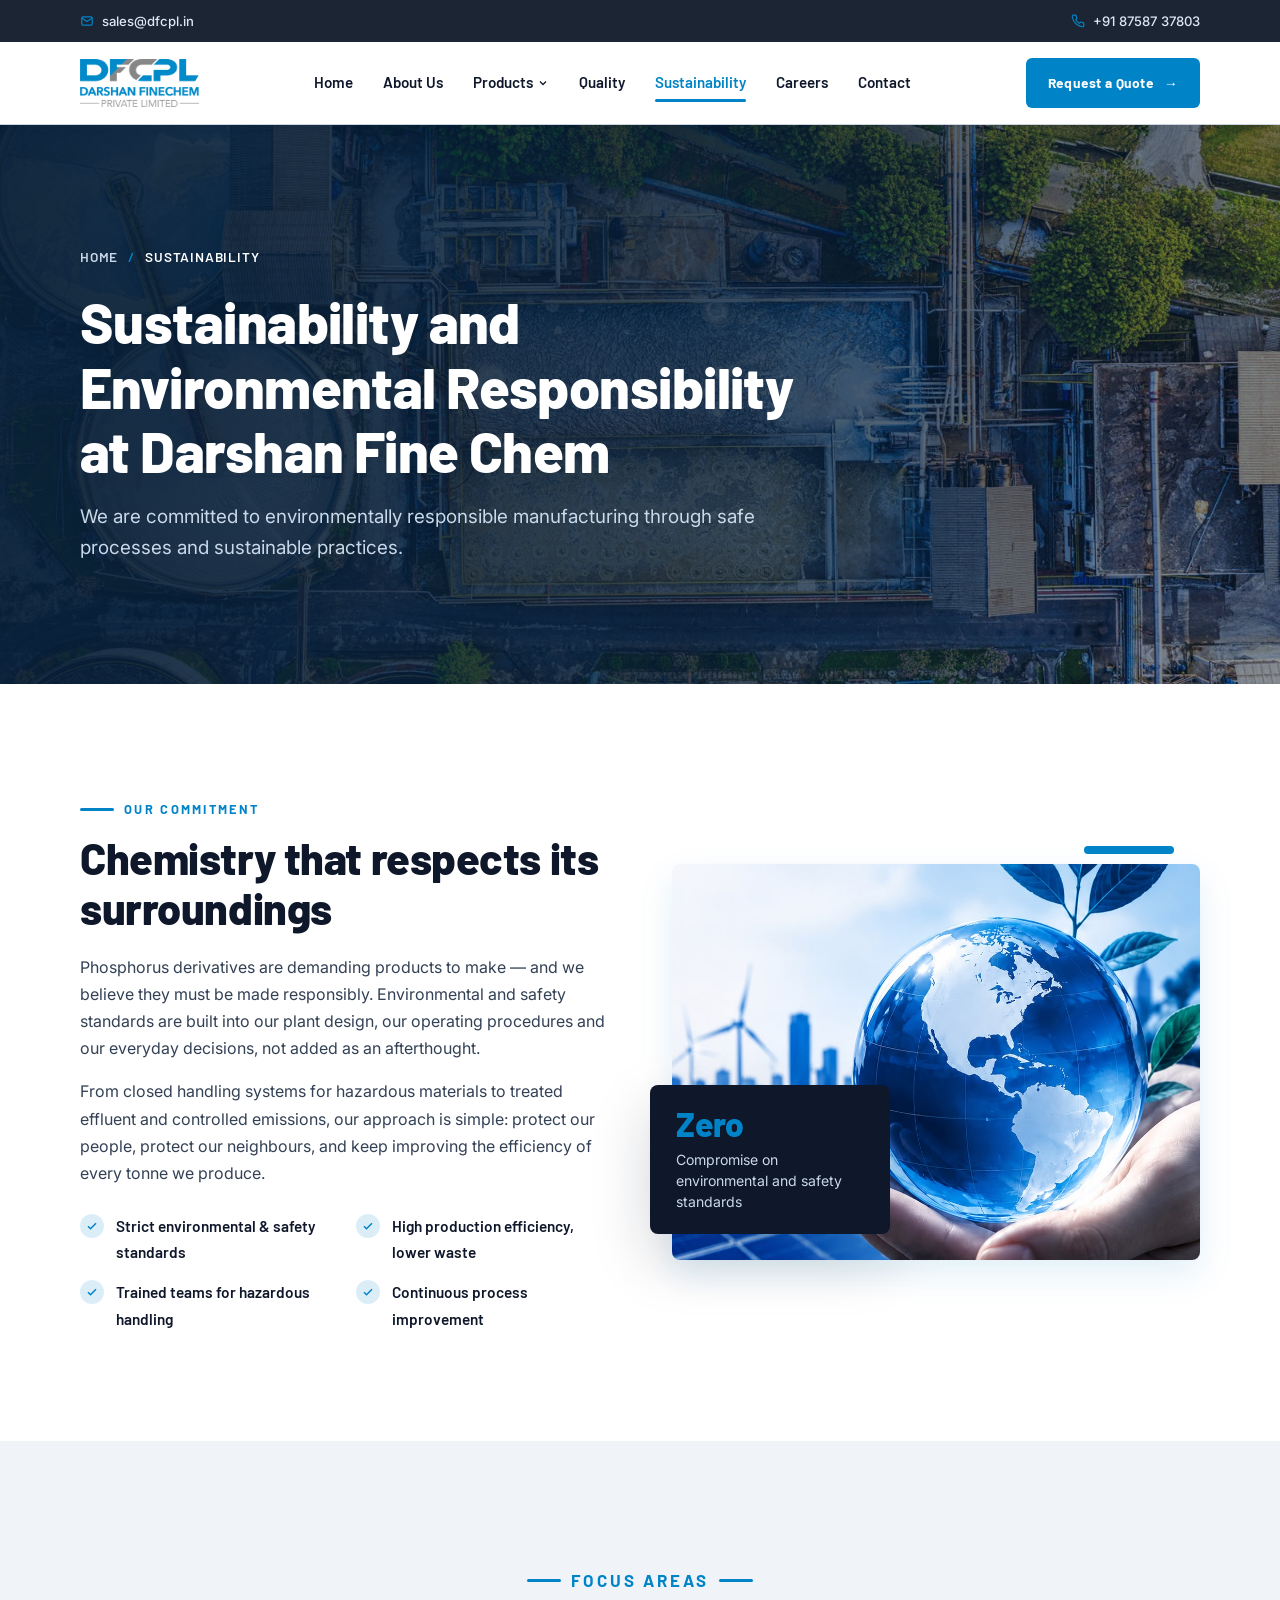
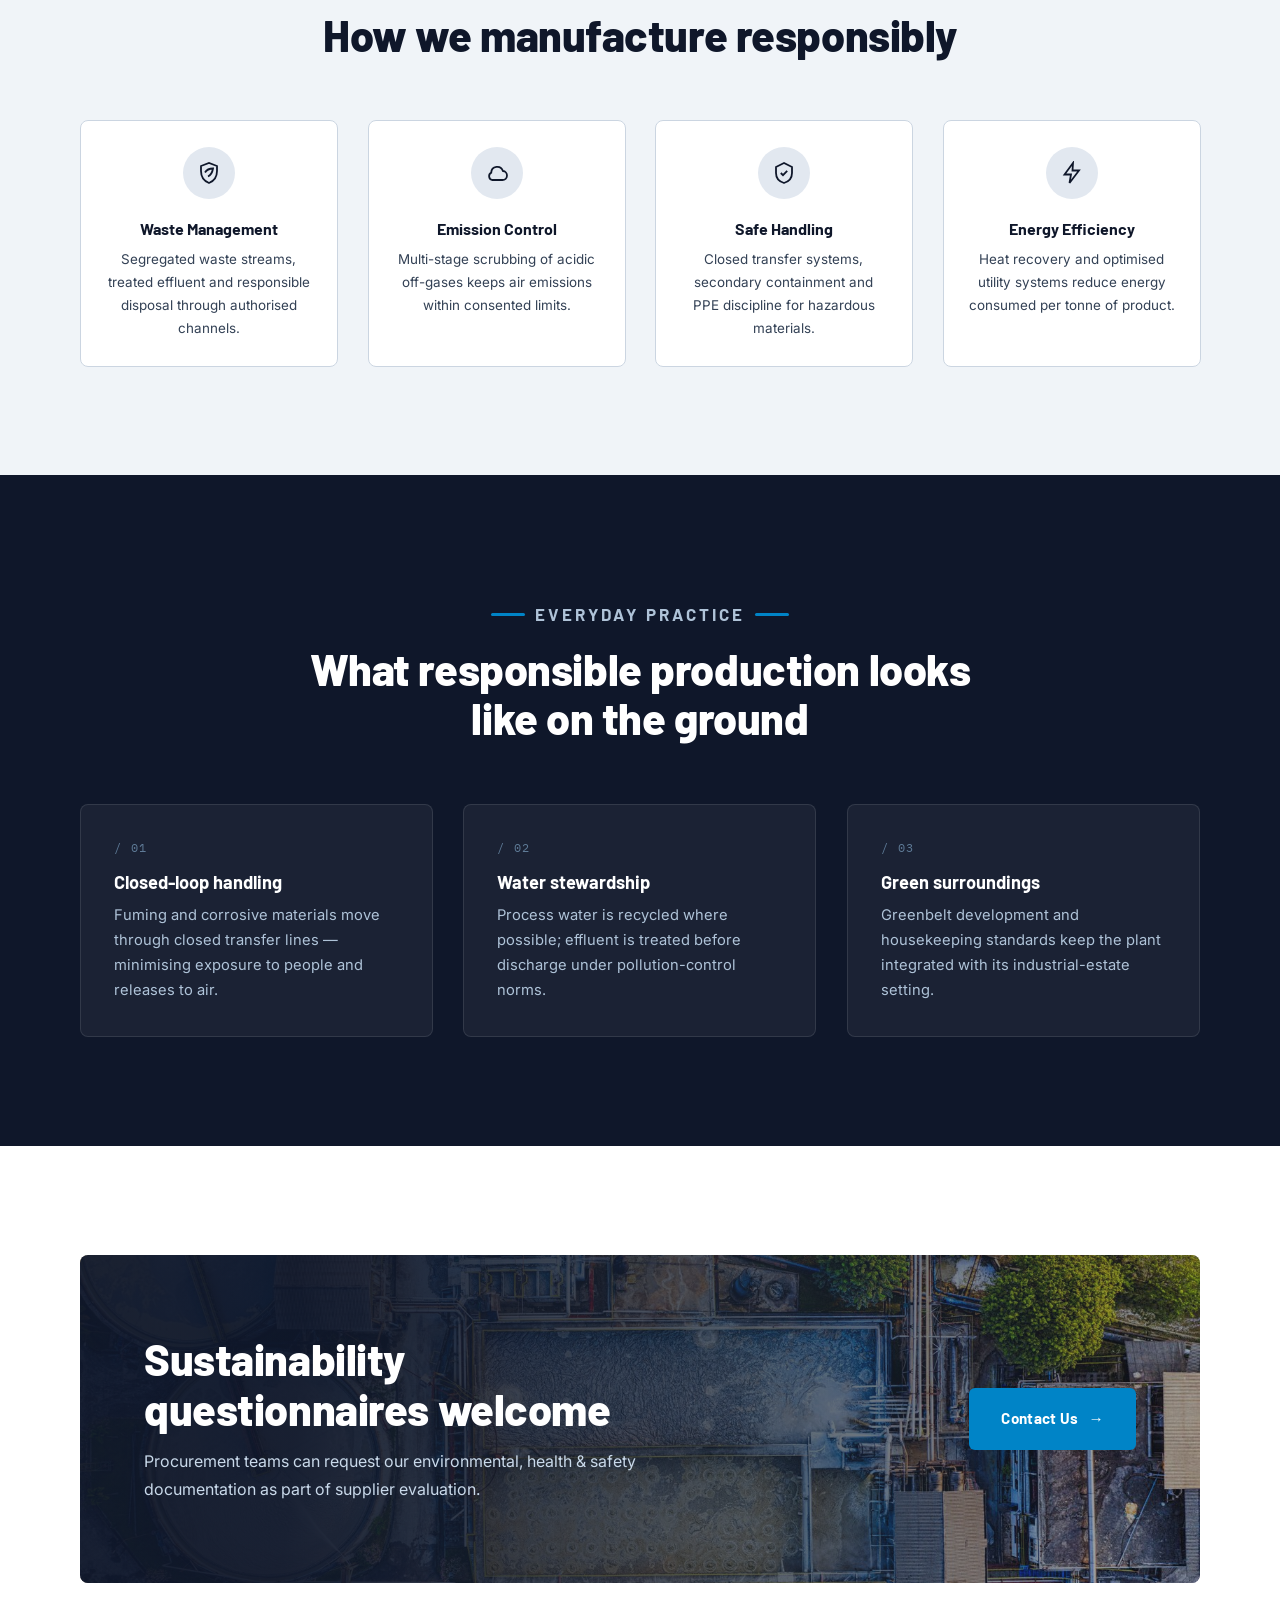
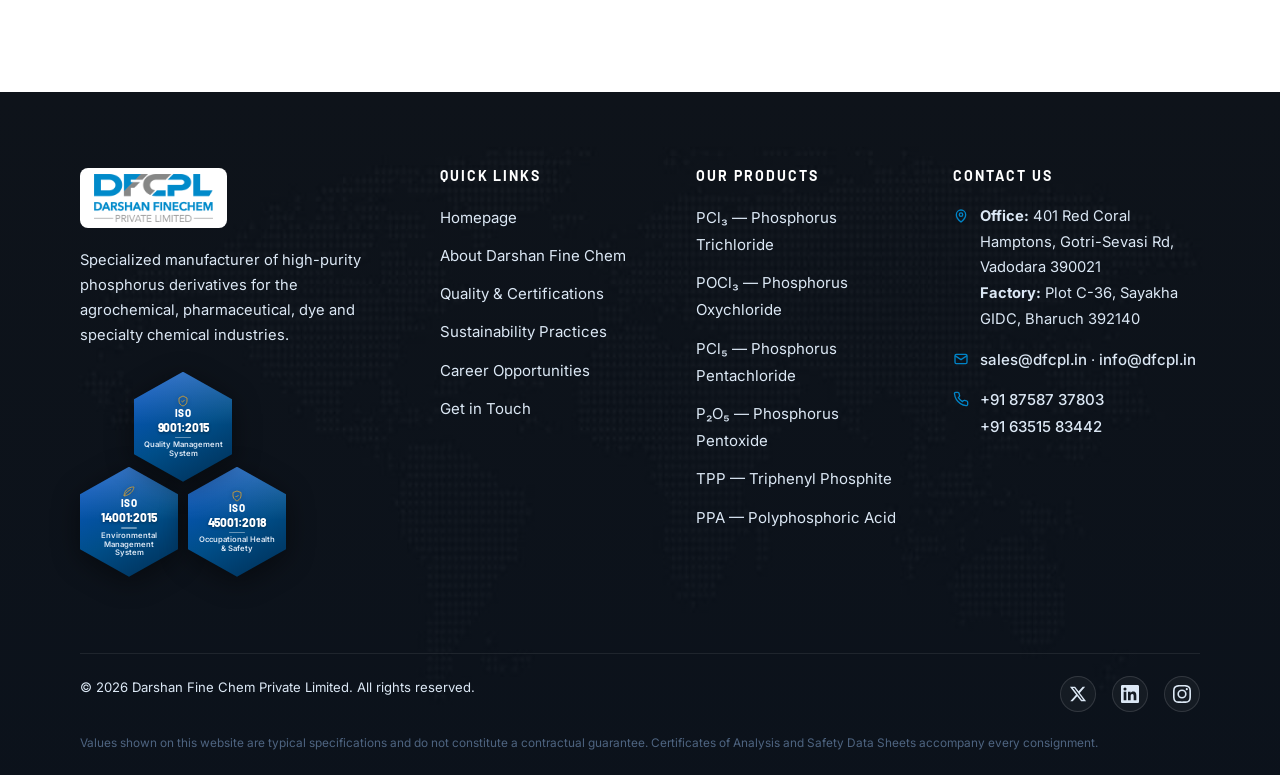
<file: sustainability.html>
<!DOCTYPE html>
<html lang="en">

<head>
  <!-- Google tag (gtag.js) -->
  <script async src="https://www.googletagmanager.com/gtag/js?id=G-CTTGNB9CXZ"></script>
  <script>
    window.dataLayer = window.dataLayer || [];
    function gtag(){dataLayer.push(arguments);}
    gtag('js', new Date());

    gtag('config', 'G-CTTGNB9CXZ');
  </script>
  <meta charset="UTF-8">
  <meta name="viewport" content="width=device-width, initial-scale=1.0">
  <title>Sustainability — Responsible Chemical Manufacturing | Darshan Fine Chem (DFCPL)</title>
  <meta name="description"
    content="Darshan Fine Chem Private Limited (DFCPL) is committed to environmentally responsible manufacturing — safe chemical handling, waste management, emission control and energy-efficient production of phosphorus derivatives in Gujarat.">
  <link rel="canonical" href="https://www.dfcpl.in/sustainability.html">
  <meta name="robots" content="index, follow, max-image-preview:large">
  <meta name="theme-color" content="#0084C7">

  <meta property="og:type" content="website">
  <meta property="og:site_name" content="Darshan Fine Chem (DFCPL)">
  <meta property="og:title" content="Sustainability | Darshan Fine Chem (DFCPL)">
  <meta property="og:description"
    content="Environmentally responsible manufacturing through safe processes, waste management and energy efficiency.">
  <meta property="og:url" content="https://www.dfcpl.in/sustainability.html">
  <meta property="og:image" content="https://www.dfcpl.in/assets/img/water-treatment.jpg">
  <meta name="twitter:card" content="summary_large_image">

  <link rel="preconnect" href="https://fonts.googleapis.com">
  <link rel="preconnect" href="https://fonts.gstatic.com" crossorigin>
  <link
    href="https://fonts.googleapis.com/css2?family=Barlow:wght@500;600;700;800&family=Inter:wght@400;500;600&family=IBM+Plex+Mono:wght@400;500&display=swap"
    rel="stylesheet">
  <link rel="stylesheet" href="css/style.css">

  <script type="application/ld+json">
  {
    "@context": "https://schema.org",
    "@graph": [
      {
        "@type": "BreadcrumbList",
        "itemListElement": [
          { "@type": "ListItem", "position": 1, "name": "Home", "item": "https://www.dfcpl.in/" },
          { "@type": "ListItem", "position": 2, "name": "Sustainability", "item": "https://www.dfcpl.in/sustainability.html" }
        ]
      },
      {
        "@type": "WebPage",
        "name": "Sustainability | Darshan Fine Chem Private Limited",
        "url": "https://www.dfcpl.in/sustainability.html",
        "description": "Environmental responsibility, waste management, safe chemical handling and energy efficiency at Darshan Fine Chem Private Limited",
        "about": { "@id": "https://www.dfcpl.in/#organization" },
        "inLanguage": "en"
      }
    ]
  }
  </script>
  <link rel="icon" type="image/png" sizes="48x48" href="/favicon-48x48.png">
  <link rel="icon" type="image/png" sizes="32x32" href="/favicon-32x32.png">
  <link rel="icon" type="image/png" sizes="16x16" href="/favicon-16x16.png">
  <link rel="icon" type="image/svg+xml" href="/favicon.svg">
  <link rel="icon" type="image/x-icon" href="/favicon.ico">
  <link rel="icon" type="image/png" sizes="192x192" href="/android-chrome-192x192.png">
  <link rel="icon" type="image/png" sizes="512x512" href="/favicon.png">
  <link rel="apple-touch-icon" sizes="180x180" href="/apple-touch-icon.png">
  <link rel="manifest" href="/site.webmanifest">
</head>

<body>
  <a class="skip-link" href="#main">Skip to content</a>

  <div class="topbar">
    <div class="container topbar-inner">
      <a class="topbar-item" href="mailto:sales@dfcpl.in">
        <svg viewBox="0 0 24 24" fill="none" stroke="currentColor" stroke-width="2">
          <rect x="3" y="5" width="18" height="14" rx="2" />
          <path d="m3 7 9 6 9-6" />
        </svg>
        sales@dfcpl.in
      </a>
      <a class="topbar-item" href="tel:+918758737803">
        <svg viewBox="0 0 24 24" fill="none" stroke="currentColor" stroke-width="2">
          <path
            d="M22 16.9v3a2 2 0 0 1-2.2 2 19.8 19.8 0 0 1-8.6-3 19.5 19.5 0 0 1-6-6 19.8 19.8 0 0 1-3-8.7A2 2 0 0 1 4.1 2h3a2 2 0 0 1 2 1.7c.13.96.36 1.9.7 2.8a2 2 0 0 1-.45 2.1L8.1 9.9a16 16 0 0 0 6 6l1.3-1.3a2 2 0 0 1 2.1-.45c.9.34 1.84.57 2.8.7a2 2 0 0 1 1.7 2.05Z" />
        </svg>
        +91 87587 37803
      </a>
    </div>
  </div>

  <header class="site-header">
    <div class="container header-inner">
      <a href="/" class="brand" aria-label="Darshan Fine Chem Private Limited — home">
        <img src="assets/img/dfcpl-logo.png" alt="DFCPL - Darshan Fine Chem Private Limited"
          style="height: 48px; width: auto;">
      </a>
      <nav class="main-nav" aria-label="Primary">
        <a href="/">Home</a>
        <a href="about.html">About Us</a>
        <div class="nav-dropdown">
          <a href="products.html" aria-haspopup="true">
            Products
            <svg class="nav-chevron" viewBox="0 0 24 24" width="12" height="12" stroke="currentColor" fill="none"
              stroke-width="2.5">
              <polyline points="6 9 12 15 18 9" />
            </svg>
          </a>
          <div class="dropdown-menu">
            <a href="products.html" class="dropdown-header-link">All Products</a>
            <div class="dropdown-divider"></div>
            <a href="product-phosphorus-trichloride.html">Phosphorus Trichloride (PCl₃)</a>
            <a href="product-phosphorus-oxychloride.html">Phosphorus Oxychloride (POCl₃)</a>
            <a href="product-phosphorus-pentachloride.html">Phosphorus Pentachloride (PCl₅)</a>
            <a href="product-phosphorus-pentoxide.html">Phosphorus Pentoxide (P₂O₅)</a>
            <a href="product-triphenyl-phosphine.html">Triphenyl Phosphite (TPP)</a>
            <a href="product-polyphosphoric-acid.html">Polyphosphoric Acid (PPA)</a>
          </div>
        </div>
        <a href="quality.html">Quality</a>
        <a href="sustainability.html" class="is-active" aria-current="page">Sustainability</a>
        <a href="careers.html">Careers</a>
        <a href="contact.html">Contact</a>
      </nav>
      <div class="header-cta">
        <a href="contact.html" class="btn btn--accent btn--sm">Request a Quote <span class="arrow"
            aria-hidden="true">&rarr;</span></a>
      </div>
      <button class="nav-toggle" type="button" aria-label="Toggle navigation"
        aria-expanded="false"><span></span></button>
    </div>
  </header>

  <main id="main">
    <!-- ============ PAGE HERO ============ -->
    <section class="page-hero">
      <div class="hero-bg" aria-hidden="true">
        <img src="assets/img/water-treatment.jpg" alt="Water treatment and environmental sustainability at Darshan Fine Chem">
      </div>
      <div class="container">
        <div class="page-hero-content">
          <nav class="breadcrumb" aria-label="Breadcrumb">
            <a href="/">Home</a> <span class="sep" aria-hidden="true">/</span> <span
              aria-current="page">Sustainability</span>
          </nav>
          <h1>Sustainability and Environmental Responsibility at Darshan Fine Chem</h1>
          <p class="lede">We are committed to environmentally responsible manufacturing through safe processes and
            sustainable practices.</p>
        </div>
      </div>
    </section>

    <!-- ============ COMMITMENT ============ -->
    <section class="section">
      <div class="container grid-2">
        <div class="content-block reveal">
          <p class="eyebrow">Our Commitment</p>
          <h2 class="h2">Chemistry that respects its surroundings</h2>
          <p>Phosphorus derivatives are demanding products to make — and we believe they must be made responsibly.
            Environmental and safety standards are built into our plant design, our operating procedures and our
            everyday decisions, not added as an afterthought.</p>
          <p>From closed handling systems for hazardous materials to treated effluent and controlled emissions, our
            approach is simple: protect our people, protect our neighbours, and keep improving the efficiency of every
            tonne we produce.</p>
          <ul class="check-list">
            <li><span class="tick"><svg viewBox="0 0 24 24" fill="none" stroke="currentColor" stroke-width="3">
                  <path d="m4 12.5 5 5L20 6.5" />
                </svg></span>Strict environmental &amp; safety standards</li>
            <li><span class="tick"><svg viewBox="0 0 24 24" fill="none" stroke="currentColor" stroke-width="3">
                  <path d="m4 12.5 5 5L20 6.5" />
                </svg></span>High production efficiency, lower waste</li>
            <li><span class="tick"><svg viewBox="0 0 24 24" fill="none" stroke="currentColor" stroke-width="3">
                  <path d="m4 12.5 5 5L20 6.5" />
                </svg></span>Trained teams for hazardous handling</li>
            <li><span class="tick"><svg viewBox="0 0 24 24" fill="none" stroke="currentColor" stroke-width="3">
                  <path d="m4 12.5 5 5L20 6.5" />
                </svg></span>Continuous process improvement</li>
          </ul>
        </div>
        <div class="media-frame media-frame--wide reveal reveal-delay-1">
          <span class="media-accent-bar" aria-hidden="true"></span>
          <img src="assets/img/sustainability.jpeg"
            alt="Darshan Fine Chem Private Limited sustainability and environmental safeguards" loading="lazy">
          <div class="media-badge">
            <div class="big">Zero</div>
            <div class="txt">Compromise on environmental and safety standards</div>
          </div>
        </div>
      </div>
    </section>

    <!-- ============ FOCUS AREAS ============ -->
    <section class="section section--sky">
      <div class="container">
        <div class="section-head section-head--center reveal">
          <p class="eyebrow">Focus Areas</p>
          <h2 class="h2">How we manufacture responsibly</h2>
        </div>
        <div class="grid-4">
          <div class="q-badge reveal">
            <div class="q-icon">
              <svg viewBox="0 0 24 24" fill="none" stroke="currentColor" stroke-width="1.8">
                <path d="M12 22c5-2 8-6.5 8-12V5l-8-3-8 3v5c0 5.5 3 10 8 12Z" />
                <path d="M8 11.5c1.5-2.5 5-4 8-4-.5 3-2 6.5-5 8" />
              </svg>
            </div>
            <strong>Waste Management</strong>
            <span>Segregated waste streams, treated effluent and responsible disposal through authorised
              channels.</span>
          </div>
          <div class="q-badge reveal reveal-delay-1">
            <div class="q-icon">
              <svg viewBox="0 0 24 24" fill="none" stroke="currentColor" stroke-width="1.8">
                <path d="M17.5 19a4.5 4.5 0 0 0 .42-8.98 6 6 0 0 0-11.7 1.62A4 4 0 0 0 7 19h10.5Z" />
              </svg>
            </div>
            <strong>Emission Control</strong>
            <span>Multi-stage scrubbing of acidic off-gases keeps air emissions within consented limits.</span>
          </div>
          <div class="q-badge reveal reveal-delay-2">
            <div class="q-icon">
              <svg viewBox="0 0 24 24" fill="none" stroke="currentColor" stroke-width="1.8">
                <path d="M12 2 4 6v6c0 5 3.4 8.6 8 10 4.6-1.4 8-5 8-10V6l-8-4Z" />
                <path d="m8.8 12 2.2 2.2 4.2-4.4" />
              </svg>
            </div>
            <strong>Safe Handling</strong>
            <span>Closed transfer systems, secondary containment and PPE discipline for hazardous materials.</span>
          </div>
          <div class="q-badge reveal reveal-delay-3">
            <div class="q-icon">
              <svg viewBox="0 0 24 24" fill="none" stroke="currentColor" stroke-width="1.8">
                <path d="M13 2 4.5 13.5H11L9.5 22 19 9.5h-6.5L13 2Z" />
              </svg>
            </div>
            <strong>Energy Efficiency</strong>
            <span>Heat recovery and optimised utility systems reduce energy consumed per tonne of product.</span>
          </div>
        </div>
      </div>
    </section>

    <!-- ============ RESPONSIBLE PRACTICES ============ -->
    <section class="section section--navy">
      <div class="container">
        <div class="section-head section-head--center reveal">
          <p class="eyebrow">Everyday Practice</p>
          <h2 class="h2">What responsible production looks like on the ground</h2>
        </div>
        <div class="grid-3">
          <div class="why-card reveal">
            <span class="why-num">/ 01</span>
            <h3>Closed-loop handling</h3>
            <p>Fuming and corrosive materials move through closed transfer lines — minimising exposure to people and
              releases to air.</p>
          </div>
          <div class="why-card reveal reveal-delay-1">
            <span class="why-num">/ 02</span>
            <h3>Water stewardship</h3>
            <p>Process water is recycled where possible; effluent is treated before discharge under pollution-control
              norms.</p>
          </div>
          <div class="why-card reveal reveal-delay-2">
            <span class="why-num">/ 03</span>
            <h3>Green surroundings</h3>
            <p>Greenbelt development and housekeeping standards keep the plant integrated with its industrial-estate
              setting.</p>
          </div>
        </div>
      </div>
    </section>

    <!-- ============ CTA ============ -->
    <section class="section">
      <div class="container">
        <div class="cta-band reveal">
          <img class="cta-bg" src="assets/img/water-treatment.jpg" alt="Darshan Fine Chem water treatment and sustainability infrastructure" loading="lazy">
          <div class="cta-inner">
            <div>
              <h2 class="h2">Sustainability questionnaires welcome</h2>
              <p>Procurement teams can request our environmental, health &amp; safety documentation as part of supplier
                evaluation.</p>
            </div>
            <div class="cta-actions">
              <a href="contact.html" class="btn btn--accent">Contact Us <span class="arrow"
                  aria-hidden="true">&rarr;</span></a>
            </div>
          </div>
        </div>
      </div>
    </section>
  </main>

  <!-- ============ FOOTER ============ -->
  <footer class="site-footer">
    <div class="container">
      <div class="footer-grid">
        <div class="footer-brand">
          <a href="/" class="brand" aria-label="Darshan Fine Chem Private Limited — home">
            <div class="footer-logo-wrap">
              <img src="assets/img/dfcpl-logo.png" alt="DFCPL - Darshan Fine Chem Private Limited"
                style="height: 48px; width: auto; display: block;">
            </div>
          </a>
          <p>Specialized manufacturer of high-purity phosphorus derivatives for the agrochemical, pharmaceutical, dye
            and specialty chemical industries.</p>
          <div class="footer-iso-cert">
            <div class="footer-iso-row footer-iso-row--top">
              <div class="footer-iso-card" title="ISO 9001:2015 - Quality Management System">
                <div class="footer-iso-inner">
                  <svg class="footer-iso-icon" viewBox="0 0 24 24" fill="none" stroke="currentColor" stroke-width="1.8">
                    <path d="M12 2 4 6v6c0 5 3.4 8.6 8 10 4.6-1.4 8-5 8-10V6l-8-4Z" />
                    <path d="m8.8 12 2.2 2.2 4.2-4.4" />
                  </svg>
                  <div class="footer-iso-title">ISO</div>
                  <div class="footer-iso-num">9001:2015</div>
                  <div class="footer-iso-div"></div>
                  <div class="footer-iso-sub">Quality Management System</div>
                </div>
              </div>
            </div>
            <div class="footer-iso-row footer-iso-row--bottom">
              <div class="footer-iso-card" title="ISO 14001:2015 - Environmental Management System">
                <div class="footer-iso-inner">
                  <svg class="footer-iso-icon" viewBox="0 0 24 24" fill="none" stroke="currentColor" stroke-width="1.8">
                    <path d="M2 22s0-9 7-14 13-4 13-4-1 8-8 13-12 5-12 5Z" />
                    <path d="M2 22c4-7 9-11 14-13" />
                  </svg>
                  <div class="footer-iso-title">ISO</div>
                  <div class="footer-iso-num">14001:2015</div>
                  <div class="footer-iso-div"></div>
                  <div class="footer-iso-sub">Environmental Management System</div>
                </div>
              </div>
              <div class="footer-iso-card" title="ISO 45001:2018 - Occupational Health & Safety Management System">
                <div class="footer-iso-inner">
                  <svg class="footer-iso-icon" viewBox="0 0 24 24" fill="none" stroke="currentColor" stroke-width="1.8">
                    <path d="M12 22s8-4 8-10V5l-8-3-8 3v7c0 6 8 10 8 10z" />
                    <path d="m9 12 2 2 4-4" />
                  </svg>
                  <div class="footer-iso-title">ISO</div>
                  <div class="footer-iso-num">45001:2018</div>
                  <div class="footer-iso-div"></div>
                  <div class="footer-iso-sub">Occupational Health &amp; Safety</div>
                </div>
              </div>
            </div>
          </div>
        </div>
        <div class="footer-col">
          <h3>Quick Links</h3>
          <ul>
            <li><a href="/">Homepage</a></li>
            <li><a href="about.html">About Darshan Fine Chem</a></li>
            <li><a href="quality.html">Quality &amp; Certifications</a></li>
            <li><a href="sustainability.html">Sustainability Practices</a></li>
            <li><a href="careers.html">Career Opportunities</a></li>
            <li><a href="contact.html">Get in Touch</a></li>
          </ul>
        </div>
        <div class="footer-col">
          <h3>Our Products</h3>
          <ul>
            <li><a href="product-phosphorus-trichloride.html">PCl₃ — Phosphorus Trichloride</a></li>
            <li><a href="product-phosphorus-oxychloride.html">POCl₃ — Phosphorus Oxychloride</a></li>
            <li><a href="product-phosphorus-pentachloride.html">PCl₅ — Phosphorus Pentachloride</a></li>
            <li><a href="product-phosphorus-pentoxide.html">P₂O₅ — Phosphorus Pentoxide</a></li>
            <li><a href="product-triphenyl-phosphine.html">TPP — Triphenyl Phosphite</a></li>
            <li><a href="product-polyphosphoric-acid.html">PPA — Polyphosphoric Acid</a></li>
          </ul>
        </div>
        <div class="footer-col">
          <h3>Contact Us</h3>
          <div class="footer-contact-line">
            <svg viewBox="0 0 24 24" fill="none" stroke="currentColor" stroke-width="2">
              <path d="M12 21s-7-5.5-7-11a7 7 0 0 1 14 0c0 5.5-7 11-7 11Z" />
              <circle cx="12" cy="10" r="2.6" />
            </svg>
            <address><b>Office:</b> 401 Red Coral Hamptons, Gotri-Sevasi Rd, Vadodara 390021<br><b>Factory:</b> Plot
              C-36, Sayakha GIDC, Bharuch 392140</address>
          </div>
          <div class="footer-contact-line">
            <svg viewBox="0 0 24 24" fill="none" stroke="currentColor" stroke-width="2">
              <rect x="3" y="5" width="18" height="14" rx="2" />
              <path d="m3 7 9 6 9-6" />
            </svg>
            <address><a href="mailto:sales@dfcpl.in">sales@dfcpl.in</a> &middot; <a
                href="mailto:info@dfcpl.in">info@dfcpl.in</a></address>
          </div>
          <div class="footer-contact-line">
            <svg viewBox="0 0 24 24" fill="none" stroke="currentColor" stroke-width="2">
              <path
                d="M22 16.9v3a2 2 0 0 1-2.2 2 19.8 19.8 0 0 1-8.6-3 19.5 19.5 0 0 1-6-6 19.8 19.8 0 0 1-3-8.7A2 2 0 0 1 4.1 2h3a2 2 0 0 1 2 1.7c.13.96.36 1.9.7 2.8a2 2 0 0 1-.45 2.1L8.1 9.9a16 16 0 0 0 6 6l1.3-1.3a2 2 0 0 1 2.1-.45c.9.34 1.84.57 2.8.7a2 2 0 0 1 1.7 2.05Z" />
            </svg>
            <address><a href="tel:+918758737803">+91 87587 37803</a><br><a href="tel:+916351583442">+91 63515 83442</a>
            </address>
          </div>
        </div>
      </div>
      <div class="footer-bottom">
        <span>&copy; <span data-year>2026</span> Darshan Fine Chem Private Limited. All rights reserved.</span>
        <div class="footer-social">
          <a href="https://x.com/Darshanfinechem" target="_blank" rel="noopener noreferrer" aria-label="Follow us on X (Twitter)">
            <svg viewBox="0 0 24 24"><path d="M18.244 2.25h3.308l-7.227 8.26 8.502 11.24H16.17l-5.214-6.817L4.99 21.75H1.68l7.73-8.835L1.254 2.25H8.08l4.713 6.231zm-1.161 17.52h1.833L7.084 4.126H5.117z"/></svg>
          </a>
          <a href="https://www.linkedin.com/company/darshan-finechem-private-limited/" target="_blank" rel="noopener noreferrer" aria-label="Follow us on LinkedIn">
            <svg viewBox="0 0 24 24"><path d="M20.447 20.452h-3.554v-5.569c0-1.328-.027-3.037-1.852-3.037-1.853 0-2.136 1.445-2.136 2.939v5.667H9.351V9h3.414v1.561h.046c.477-.9 1.637-1.85 3.37-1.85 3.601 0 4.267 2.37 4.267 5.455v6.286zM5.337 7.433a2.062 2.062 0 0 1-2.063-2.065 2.064 2.064 0 1 1 2.063 2.065zm1.782 13.019H3.555V9h3.564v11.452zM22.225 0H1.771C.792 0 0 .774 0 1.729v20.542C0 23.227.792 24 1.771 24h20.451C23.2 24 24 23.227 24 22.271V1.729C24 .774 23.2 0 22.222 0h.003z"/></svg>
          </a>
          <a href="https://www.instagram.com/darshan_fine_chem_pvt_ltd" target="_blank" rel="noopener noreferrer" aria-label="Follow us on Instagram">
            <svg viewBox="0 0 24 24"><path d="M12 2.163c3.204 0 3.584.012 4.85.07 3.252.148 4.771 1.691 4.919 4.919.058 1.265.069 1.645.069 4.849 0 3.205-.012 3.584-.069 4.849-.149 3.225-1.664 4.771-4.919 4.919-1.266.058-1.644.07-4.85.07-3.204 0-3.584-.012-4.849-.07-3.26-.149-4.771-1.699-4.919-4.92-.058-1.265-.07-1.644-.07-4.849 0-3.204.013-3.583.07-4.849.149-3.227 1.664-4.771 4.919-4.919 1.266-.057 1.645-.069 4.849-.069zM12 0C8.741 0 8.333.014 7.053.072 2.695.272.273 2.69.073 7.052.014 8.333 0 8.741 0 12c0 3.259.014 3.668.072 4.948.2 4.358 2.618 6.78 6.98 6.98C8.333 23.986 8.741 24 12 24c3.259 0 3.668-.014 4.948-.072 4.354-.2 6.782-2.618 6.979-6.98.059-1.28.073-1.689.073-4.948 0-3.259-.014-3.667-.072-4.947-.196-4.354-2.617-6.78-6.979-6.98C15.668.014 15.259 0 12 0zm0 5.838a6.162 6.162 0 1 0 0 12.324 6.162 6.162 0 0 0 0-12.324zM12 16a4 4 0 1 1 0-8 4 4 0 0 1 0 8zm6.406-11.845a1.44 1.44 0 1 0 0 2.881 1.44 1.44 0 0 0 0-2.881z"/></svg>
          </a>
        </div>
      </div>
      <div class="footer-disclaimer">
        Values shown on this website are typical specifications and do not constitute a contractual guarantee.
        Certificates of Analysis and Safety Data Sheets accompany every consignment.
      </div>
    </div>
  </footer>

  <script src="js/main.js"></script>
</body>

</html>
</file>
<file: css/style.css>
/* ============================================================
   Darshan Fine Chem Pvt. Ltd. — Centralized Corporate Theme
   Centralized DFCPL logo color system (Cyan Blue, Slate Gray,
   Bronze Gold, Deep Slate). Built for Darshan Finechem Pvt. Ltd.
   ============================================================ */

:root {
  /* --- Primary Brand Tokens (Derived from DFCPL Logo) --- */
  --brand-cyan: #0084C7;
  /* DFCPL Chemical Cyan Blue */
  --brand-blue-dark: #006AA3;
  /* Darker Cyan Blue for hover & active states */
  --brand-cyan-light: #E6F4FA;
  /* Soft Cyan Tint for highlights & badges */

  --brand-slate: #5A6578;
  /* Metallic Slate Gray from logo */
  --brand-slate-dark: #3B4452;
  /* Darker Slate Gray */
  --brand-slate-light: #F0F4F8;
  /* Light Slate Surface */

  --brand-gold: #C89B3C;
  /* Bronze Gold slash accent inside letter F */
  --brand-gold-dark: #A67D28;

  --brand-dark-bg: #0F172A;
  /* Deep Dark Slate Surface */
  --brand-dark-subtle: #1B2533;
  /* Surface Slate Card Background */
  --brand-dark-deep: #080C14;
  /* Footers & Deep Backgrounds */

  /* --- Mapped Structural Theme Variables (Centralized Site Theme) --- */
  --navy: var(--brand-dark-bg);
  --navy-dark: var(--brand-dark-subtle);
  --navy-deep: var(--brand-dark-deep);

  --accent: var(--brand-cyan);
  --accent-dark: var(--brand-blue-dark);
  --accent-gold: var(--brand-gold);

  --sky: var(--brand-slate-light);
  --sky-2: #E2E8F0;

  --ink: #0F172A;
  --body: #334155;
  --muted: #64748B;
  --border: #CBD5E1;
  --white: #FFFFFF;

  --font-head: "Barlow", "Helvetica Neue", Arial, sans-serif;
  --font-body: "Inter", "Helvetica Neue", Arial, sans-serif;
  --font-mono: "IBM Plex Mono", Consolas, monospace;

  --container: 1200px;
  --gutter: clamp(20px, 4vw, 40px);
  --topbar-h: 42px;
  --header-h: 82px;

  --shadow-sm: 0 2px 10px rgba(15, 23, 42, 0.06);
  --shadow-md: 0 14px 34px rgba(0, 132, 199, 0.12);
  --shadow-lg: 0 24px 60px rgba(15, 23, 42, 0.18);
  --radius: 8px;
  --ease: cubic-bezier(0.22, 1, 0.36, 1);
}

/* ---------- Reset ---------- */
*,
*::before,
*::after {
  box-sizing: border-box;
  margin: 0;
  padding: 0;
}

html {
  scroll-behavior: smooth;
  scroll-padding-top: calc(var(--header-h) + 20px);
}

body {
  background: var(--white);
  color: var(--body);
  font-family: var(--font-body);
  font-size: 1rem;
  line-height: 1.7;
  -webkit-font-smoothing: antialiased;
}

img {
  display: block;
  max-width: 100%;
}

a {
  color: inherit;
  text-decoration: none;
}

ul,
ol {
  list-style: none;
}

button,
input,
select,
textarea {
  font: inherit;
  color: inherit;
}

::selection {
  background: var(--accent);
  color: #fff;
}

/* ---------- Typography ---------- */
h1,
h2,
h3,
h4,
.h-display,
.h2,
.h3 {
  font-family: var(--font-head);
  color: var(--ink);
  line-height: 1.15;
  font-weight: 700;
}

.h-display {
  font-size: clamp(2.5rem, 5.4vw, 4rem);
  font-weight: 800;
  letter-spacing: -0.015em;
  line-height: 1.06;
}

.h2 {
  font-size: clamp(1.9rem, 3.4vw, 2.7rem);
  font-weight: 800;
  letter-spacing: -0.01em;
}

.h3 {
  font-size: 1.28rem;
  font-weight: 700;
}

.lede {
  font-size: clamp(1.05rem, 1.5vw, 1.18rem);
  line-height: 1.65;
}

.eyebrow {
  display: inline-flex;
  align-items: center;
  gap: 10px;
  font-family: var(--font-head);
  font-size: 0.8rem;
  font-weight: 700;
  letter-spacing: 0.18em;
  text-transform: uppercase;
  color: var(--accent);
}

.eyebrow::before {
  content: "";
  width: 34px;
  height: 3px;
  background: var(--accent);
  border-radius: 2px;
}

.sub {
  vertical-align: sub;
  font-size: 0.72em;
}

.mono {
  font-family: var(--font-mono);
}

/* ---------- Layout ---------- */
.container {
  width: 100%;
  max-width: var(--container);
  margin-inline: auto;
  padding-inline: var(--gutter);
}

.section {
  padding-block: clamp(70px, 8.5vw, 110px);
}

.section--sky {
  background: var(--sky);
}

.section--navy {
  background: var(--navy);
}

.section--navy .h2,
.section--navy .h3 {
  color: #fff;
}

.section--navy p {
  color: #AFC3D8;
}

.section-head {
  max-width: 720px;
  margin-bottom: clamp(40px, 5vw, 60px);
}

.section-head--center {
  margin-inline: auto;
  text-align: center;
}

.section-head--center .eyebrow {
  justify-content: center;
}

.section-head--center .eyebrow::after {
  content: "";
  width: 34px;
  height: 3px;
  background: var(--accent);
  border-radius: 2px;
}

.section-head .h2 {
  margin-top: 16px;
}

.section-head p {
  margin-top: 16px;
  font-size: 1.06rem;
}

.section-head--split {
  max-width: none;
  display: flex;
  justify-content: space-between;
  align-items: flex-end;
  gap: 40px;
  flex-wrap: wrap;
}

.section-head--split .head-text {
  max-width: 640px;
}

.section-head--split .head-side {
  max-width: 380px;
  font-size: 0.98rem;
}

.grid-2 {
  display: grid;
  grid-template-columns: 1fr 1fr;
  gap: clamp(32px, 5vw, 72px);
  align-items: center;
}

.grid-3 {
  display: grid;
  grid-template-columns: repeat(3, 1fr);
  gap: clamp(20px, 2.5vw, 30px);
}

.grid-4 {
  display: grid;
  grid-template-columns: repeat(4, 1fr);
  gap: clamp(20px, 2.5vw, 30px);
}

/* ---------- Buttons ---------- */
.btn {
  display: inline-flex;
  align-items: center;
  justify-content: center;
  gap: 10px;
  padding: 16px 30px;
  font-family: var(--font-head);
  font-size: 0.95rem;
  font-weight: 700;
  letter-spacing: 0.02em;
  border: 2px solid transparent;
  border-radius: 6px;
  cursor: pointer;
  transition: all 0.25s var(--ease);
}

.btn .arrow {
  transition: transform 0.25s var(--ease);
}

.btn:hover .arrow {
  transform: translateX(4px);
}

.btn--accent {
  background: var(--accent);
  color: #fff;
}

.btn--accent:hover {
  background: var(--accent-dark);
  border-color: var(--accent-dark);
  transform: translateY(-2px);
  box-shadow: 0 12px 24px rgba(0, 132, 199, 0.35);
}

.btn--navy {
  background: var(--navy);
  color: #fff;
}

.btn--navy:hover {
  background: var(--navy-dark);
  transform: translateY(-2px);
  box-shadow: var(--shadow-md);
}

.btn--outline {
  background: transparent;
  color: #fff;
  border-color: rgba(255, 255, 255, 0.55);
}

.btn--outline:hover {
  background: #fff;
  color: var(--navy);
  border-color: #fff;
}

.btn--outline-navy {
  background: transparent;
  color: var(--navy);
  border-color: var(--border);
}

.btn--outline-navy:hover {
  border-color: var(--navy);
  background: var(--navy);
  color: #fff;
}

.btn--sm {
  padding: 11px 20px;
  font-size: 0.86rem;
}

/* ---------- Topbar ---------- */
.topbar {
  background: var(--navy-dark);
  color: #B8CBE0;
  font-size: 0.82rem;
  position: relative;
  z-index: 110;
}

.topbar-inner {
  display: flex;
  justify-content: space-between;
  align-items: center;
  min-height: var(--topbar-h);
  gap: 16px;
}

.topbar-center {
  font-family: var(--font-head);
  font-size: 0.88rem;
  font-weight: 600;
  color: #DCE8F5;
  letter-spacing: 0.5px;
  text-align: center;
  text-transform: uppercase;
}

@media (max-width: 991px) {
  .topbar-center {
    display: none;
  }
}

.topbar a {
  color: #DCE8F5;
  font-weight: 500;
}

.topbar a:hover {
  color: var(--accent);
}

.topbar-group {
  display: flex;
  gap: 26px;
  align-items: center;
  flex-wrap: wrap;
}

.topbar-item {
  display: inline-flex;
  align-items: center;
  gap: 8px;
}

.topbar-item svg {
  width: 14px;
  height: 14px;
  color: var(--accent);
  flex: none;
}

/* ---------- Header ---------- */
.site-header {
  position: sticky;
  top: 0;
  z-index: 100;
  background: rgba(255, 255, 255, 0.97);
  border-bottom: 1px solid var(--border);
  box-shadow: var(--shadow-sm);
  -webkit-backdrop-filter: blur(10px);
  backdrop-filter: blur(10px);
  transition: background-color 0.3s var(--ease), border-color 0.3s var(--ease), box-shadow 0.3s var(--ease);
}

.site-header.is-scrolled {
  background: rgba(255, 255, 255, 0.98);
  border-bottom: 1px solid var(--border);
  box-shadow: var(--shadow-sm);
}

.header-inner {
  display: flex;
  align-items: center;
  justify-content: space-between;
  gap: 28px;
  min-height: var(--header-h);
}

.brand {
  display: flex;
  align-items: center;
  gap: 13px;
  flex: none;
}

.brand-mark {
  width: 46px;
  height: 46px;
  flex: none;
}

.brand-name {
  font-family: var(--font-head);
  font-weight: 800;
  font-size: 1.22rem;
  color: var(--navy);
  line-height: 1.1;
  letter-spacing: 0.01em;
}

.brand-name small {
  display: block;
  font-size: 0.62rem;
  font-weight: 600;
  letter-spacing: 0.22em;
  color: var(--muted);
  text-transform: uppercase;
  margin-top: 4px;
}

.main-nav {
  display: flex;
  align-items: center;
  gap: 2px;
}

.main-nav a {
  padding: 10px 14px;
  font-family: var(--font-head);
  font-size: 0.95rem;
  font-weight: 600;
  color: var(--ink);
  border-radius: 6px;
  position: relative;
  white-space: nowrap;
  transition: color 0.2s var(--ease);
}

.main-nav a:hover {
  color: var(--accent);
}

.main-nav a.is-active {
  color: var(--accent);
}

.main-nav a.is-active::after {
  content: "";
  position: absolute;
  left: 14px;
  right: 14px;
  bottom: 4px;
  height: 3px;
  border-radius: 2px;
  background: var(--accent);
}

/* Home page transparent header when unscrolled (Desktop & Mobile) */
.site-header.site-header--home:not(.is-scrolled) {
  background: transparent;
  border-bottom: 1px solid rgba(255, 255, 255, 0.15);
  box-shadow: none;
}

.site-header.site-header--home:not(.is-scrolled) .main-nav>a,
.site-header.site-header--home:not(.is-scrolled) .nav-dropdown>a {
  color: #ffffff;
  text-shadow: 0 1px 3px rgba(0, 0, 0, 0.4);
}

.site-header.site-header--home:not(.is-scrolled) .main-nav>a:hover,
.site-header.site-header--home:not(.is-scrolled) .nav-dropdown>a:hover {
  color: var(--accent);
}

.site-header.site-header--home:not(.is-scrolled) .main-nav a.is-active {
  color: #ffffff;
}

.site-header.site-header--home:not(.is-scrolled) .nav-chevron {
  stroke: #ffffff;
}

/* Mobile Toggle styling on Home Transparent Header */
.site-header.site-header--home:not(.is-scrolled) .nav-toggle {
  background: rgba(255, 255, 255, 0.16);
  border-color: rgba(255, 255, 255, 0.35);
}

.site-header.site-header--home:not(.is-scrolled) .nav-toggle span,
.site-header.site-header--home:not(.is-scrolled) .nav-toggle span::before,
.site-header.site-header--home:not(.is-scrolled) .nav-toggle span::after {
  background: #ffffff;
}

.site-header.site-header--home:not(.is-scrolled) .nav-toggle.is-open span {
  background: transparent !important;
}

.site-header.site-header--home:not(.is-scrolled) .nav-toggle.is-open span::before,
.site-header.site-header--home:not(.is-scrolled) .nav-toggle.is-open span::after {
  background: #ffffff !important;
}

.header-cta {
  flex: none;
}

.nav-toggle {
  display: none;
  width: 44px;
  height: 44px;
  background: #f1f5f9;
  border: 1px solid var(--border);
  border-radius: 8px;
  cursor: pointer;
  position: relative;
  flex: none;
  padding: 0;
  transition: background-color 0.2s ease, border-color 0.2s ease;
}

.nav-toggle:hover {
  background: #e2e8f0;
  border-color: var(--accent);
}

.nav-toggle span,
.nav-toggle span::before,
.nav-toggle span::after {
  content: "";
  position: absolute;
  left: 50%;
  width: 22px;
  height: 2.5px;
  border-radius: 2px;
  background: var(--navy);
  transform: translateX(-50%);
  transition: transform 0.25s var(--ease), top 0.25s var(--ease), background-color 0.25s ease;
}

.nav-toggle span {
  top: 50%;
  margin-top: -1.25px;
}

.nav-toggle span::before {
  top: -7px;
}

.nav-toggle span::after {
  top: 7px;
}

.nav-toggle.is-open span {
  background: transparent !important;
}

.nav-toggle.is-open span::before {
  top: 0;
  transform: translateX(-50%) rotate(45deg);
  background: var(--navy) !important;
}

.nav-toggle.is-open span::after {
  top: 0;
  transform: translateX(-50%) rotate(-45deg);
  background: var(--navy) !important;
}

/* ---------- Hero ---------- */
.hero {
  position: relative;
  min-height: calc(100svh - var(--topbar-h));
  margin-top: calc(-1 * var(--header-h));
  padding-top: var(--header-h);
  display: flex;
  align-items: center;
  color: #fff;
  overflow: hidden;
}

.hero-bg {
  position: absolute;
  inset: 0;
}

.hero-bg img,
.hero-bg video {
  width: 100%;
  height: 100%;
  object-fit: cover;
}

.hero-bg::after {
  content: "";
  position: absolute;
  inset: 0;
  background: linear-gradient(100deg, rgba(15, 23, 42, 0.94) 0%, rgba(15, 23, 42, 0.78) 42%, rgba(15, 23, 42, 0.38) 75%, rgba(15, 23, 42, 0.25) 100%);
  pointer-events: none;
}

.hero-content {
  position: relative;
  padding-block: clamp(45px, 9vw, 130px);
  max-width: 700px;
}

.hero-chip {
  display: inline-flex;
  align-items: center;
  gap: 8px;
  padding: 6px 14px;
  background: rgba(0, 132, 199, 0.16);
  border: 1px solid rgba(0, 132, 199, 0.5);
  border-radius: 999px;
  font-family: var(--font-head);
  font-size: clamp(0.7rem, 1.8vw, 0.8rem);
  font-weight: 700;
  letter-spacing: 0.12em;
  text-transform: uppercase;
  color: var(--brand-gold);
  margin-bottom: clamp(14px, 2.5vw, 24px);
}

.hero-chip i {
  width: 7px;
  height: 7px;
  border-radius: 50%;
  background: var(--accent);
  animation: pulse 2.2s infinite;
}

@keyframes pulse {

  0%,
  100% {
    opacity: 1;
  }

  50% {
    opacity: 0.3;
  }
}

.hero h1 {
  color: #fff;
  font-size: clamp(1.85rem, 5.2vw, 4.2rem);
  font-weight: 800;
  letter-spacing: -0.015em;
  line-height: 1.12;
}

.hero h1 .accent {
  color: var(--accent);
}

.hero .lede {
  color: #C9D9EA;
  margin-top: clamp(12px, 2vw, 22px);
  font-size: clamp(0.92rem, 2vw, 1.15rem);
  line-height: 1.6;
  max-width: 56ch;
}

.hero-actions {
  display: flex;
  flex-wrap: wrap;
  gap: 12px;
  margin-top: clamp(20px, 3vw, 36px);
}

.hero-products {
  margin-top: clamp(24px, 3.5vw, 42px);
  display: flex;
  flex-wrap: wrap;
  gap: 8px 12px;
  align-items: center;
  font-family: var(--font-mono);
  font-size: clamp(0.74rem, 1.6vw, 0.8rem);
  color: #9FB6CC;
}

.hero-products b {
  color: #fff;
  font-weight: 500;
}

.hero-products span+span::before {
  content: "·";
  margin-right: 12px;
  color: var(--accent);
}

/* Hero stats (unboxed, clean modern layout) */
.hero-stats-wrap {
  position: relative;
  margin-top: 0;
  padding: 44px 0 16px;
  z-index: 2;
}

.hero-stats {
  background: transparent;
  border-radius: 0;
  box-shadow: none;
  display: grid;
  grid-template-columns: repeat(4, 1fr);
  gap: clamp(16px, 3vw, 36px);
  overflow: visible;
}

.hstat {
  padding: 12px 20px;
  border-left: 2px solid rgba(0, 132, 199, 0.25);
  position: relative;
  transition: transform 0.25s var(--ease);
}

.hstat:first-child {
  border-left: 2px solid rgba(0, 132, 199, 0.25);
}

.hstat::before {
  display: none;
}

.hstat:hover {
  transform: translateY(-2px);
}

.hstat-value {
  font-family: var(--font-head);
  font-size: clamp(2rem, 3.4vw, 2.9rem);
  font-weight: 800;
  color: var(--navy);
  line-height: 1;
}

.hstat-value sup {
  font-size: 0.5em;
  color: var(--accent);
  font-weight: 700;
}

.hstat-label {
  margin-top: 10px;
  font-size: 0.86rem;
  color: var(--muted);
  font-weight: 500;
}

/* ---------- About split (image + content) ---------- */
.media-frame {
  position: relative;
}

.media-frame img {
  border-radius: var(--radius);
  width: 100%;
  height: 100%;
  object-fit: cover;
  box-shadow: var(--shadow-md);
}

.media-frame--tall img {
  aspect-ratio: 4 / 4.6;
}

.media-frame--wide img {
  aspect-ratio: 4 / 3;
}

.media-badge {
  position: absolute;
  bottom: 26px;
  left: -22px;
  background: var(--navy);
  color: #fff;
  border-radius: var(--radius);
  padding: 22px 26px;
  box-shadow: var(--shadow-lg);
  max-width: 240px;
}

.media-badge .big {
  font-family: var(--font-head);
  font-size: 2.1rem;
  font-weight: 800;
  color: var(--accent);
  line-height: 1;
}

.media-badge .txt {
  margin-top: 8px;
  font-size: 0.88rem;
  color: #C9D9EA;
  line-height: 1.5;
}

.media-accent-bar {
  position: absolute;
  top: -18px;
  right: 26px;
  width: 90px;
  height: 8px;
  background: var(--accent);
  border-radius: 4px;
}

.content-block .eyebrow {
  margin-bottom: 14px;
}

.content-block .h2 {
  margin-bottom: 20px;
}

.content-block p+p {
  margin-top: 1em;
}

.check-list {
  margin-top: 26px;
  display: grid;
  grid-template-columns: 1fr 1fr;
  gap: 14px 24px;
}

.check-list li {
  display: flex;
  gap: 12px;
  align-items: flex-start;
  font-weight: 600;
  color: var(--ink);
  font-size: 0.96rem;
  font-family: var(--font-head);
}

.check-list .tick {
  flex: none;
  width: 24px;
  height: 24px;
  border-radius: 50%;
  background: rgba(0, 132, 199, 0.14);
  color: var(--accent);
  display: grid;
  place-items: center;
  margin-top: 1px;
}

.check-list .tick svg {
  width: 12px;
  height: 12px;
}

.btn-row {
  display: flex;
  gap: 14px;
  flex-wrap: wrap;
  margin-top: 34px;
  align-items: center;
}

.link-more {
  display: inline-flex;
  align-items: center;
  gap: 8px;
  font-family: var(--font-head);
  font-weight: 700;
  font-size: 0.95rem;
  color: var(--navy);
  border-bottom: 2px solid var(--accent);
  padding-bottom: 3px;
  transition: color 0.2s;
}

.link-more:hover {
  color: var(--accent);
}

.link-more .arrow {
  transition: transform 0.25s var(--ease);
}

.link-more:hover .arrow {
  transform: translateX(4px);
}

/* ---------- Product cards ---------- */
.product-grid {
  display: grid;
  grid-template-columns: repeat(3, 1fr);
  gap: clamp(20px, 2.5vw, 30px);
}

.product-card {
  background: #fff;
  border: 1px solid var(--border);
  border-radius: var(--radius);
  overflow: hidden;
  display: flex;
  flex-direction: column;
  transition: transform 0.3s var(--ease), box-shadow 0.3s var(--ease), border-color 0.3s;
}

.product-card:hover {
  transform: translateY(-6px);
  box-shadow: var(--shadow-lg);
  border-color: transparent;
}

.product-media {
  position: relative;
  height: 220px;
  overflow: hidden;
  background: #ffffff;
  display: flex;
  align-items: center;
  justify-content: center;
}

.product-media--fitted {
  height: 220px;
  background: #ffffff;
}

.product-media img {
  width: 100%;
  height: 100%;
  object-fit: contain;
  background: #ffffff;
  transition: transform 0.5s var(--ease);
}

.product-media--fitted img {
  object-fit: contain;
}

.product-card:hover .product-media img {
  transform: scale(1.06);
}

.product-formula {
  position: absolute;
  top: 14px;
  left: 14px;
  background: rgba(7, 31, 56, 0.85);
  -webkit-backdrop-filter: blur(6px);
  backdrop-filter: blur(6px);
  color: #fff;
  font-family: var(--font-mono);
  font-size: 0.82rem;
  padding: 7px 12px;
  border-radius: 5px;
  border-left: 3px solid var(--accent);
}

.product-body {
  padding: 24px 24px 26px;
  display: flex;
  flex-direction: column;
  flex: 1;
}

.product-body h3 {
  font-size: 1.18rem;
}

.product-cas {
  font-family: var(--font-mono);
  font-size: 0.76rem;
  color: var(--muted);
  margin-top: 6px;
  letter-spacing: 0.03em;
}

.product-body p {
  margin-top: 12px;
  font-size: 0.93rem;
  flex: 1;
}

.product-link {
  margin-top: 18px;
  display: inline-flex;
  align-items: center;
  gap: 8px;
  font-family: var(--font-head);
  font-weight: 700;
  font-size: 0.9rem;
  color: var(--accent);
}

.product-link .arrow {
  transition: transform 0.25s var(--ease);
}

.product-card:hover .product-link .arrow {
  transform: translateX(4px);
}

/* ---------- Why us (navy) ---------- */
.why-grid {
  display: grid;
  grid-template-columns: repeat(4, 1fr);
  gap: clamp(18px, 2vw, 26px);
}

.why-card {
  background: rgba(255, 255, 255, 0.05);
  border: 1px solid rgba(255, 255, 255, 0.1);
  border-radius: var(--radius);
  padding: clamp(24px, 2.6vw, 34px);
  transition: background 0.3s var(--ease), transform 0.3s var(--ease), border-color 0.3s;
}

.why-card:hover {
  background: rgba(255, 255, 255, 0.09);
  transform: translateY(-5px);
  border-color: rgba(0, 132, 199, 0.5);
}

.why-icon {
  width: 58px;
  height: 58px;
  border-radius: 12px;
  background: rgba(0, 132, 199, 0.15);
  display: grid;
  place-items: center;
  margin-bottom: 22px;
}

.why-icon svg {
  width: 28px;
  height: 28px;
  color: var(--accent);
}

.why-card h3 {
  color: #fff;
  font-size: 1.14rem;
}

.why-card p {
  margin-top: 10px;
  font-size: 0.92rem;
  color: #AFC3D8;
}

.why-num {
  font-family: var(--font-mono);
  font-size: 0.72rem;
  color: #5F7B97;
  letter-spacing: 0.1em;
  display: block;
  margin-bottom: 14px;
}

/* ---------- Industries ---------- */
.ind-grid {
  display: grid;
  grid-template-columns: repeat(4, 1fr);
  gap: clamp(18px, 2vw, 26px);
}

.ind-card {
  position: relative;
  border-radius: var(--radius);
  overflow: hidden;
  aspect-ratio: 3 / 4;
  display: flex;
  align-items: flex-end;
  box-shadow: var(--shadow-sm);
  transition: transform 0.3s var(--ease), box-shadow 0.3s var(--ease);
}

.ind-card:hover {
  transform: translateY(-6px);
  box-shadow: var(--shadow-lg);
}

.ind-card img {
  position: absolute;
  inset: 0;
  width: 100%;
  height: 100%;
  object-fit: cover;
  transition: transform 0.5s var(--ease);
}

.ind-card:hover img {
  transform: scale(1.07);
}

.ind-card::after {
  content: "";
  position: absolute;
  inset: 0;
  background: linear-gradient(to top, rgba(7, 31, 56, 0.92) 0%, rgba(7, 31, 56, 0.35) 55%, rgba(7, 31, 56, 0.05) 100%);
}

.ind-content {
  position: relative;
  z-index: 2;
  padding: 22px;
  color: #fff;
}

.ind-content h3 {
  color: #fff;
  font-size: 1.16rem;
}

.ind-content p {
  margin-top: 8px;
  font-size: 0.86rem;
  color: #C9D9EA;
  line-height: 1.55;
}

.ind-tag {
  display: inline-block;
  margin-bottom: 12px;
  font-family: var(--font-mono);
  font-size: 0.68rem;
  letter-spacing: 0.12em;
  text-transform: uppercase;
  color: var(--brand-gold);
  padding: 5px 10px;
  border: 1px solid rgba(0, 132, 199, 0.55);
  border-radius: 4px;
  background: rgba(15, 23, 42, 0.4);
}

/* ---------- Feature rows (alternating image/text) ---------- */
.feature-row {
  display: grid;
  grid-template-columns: 1fr 1fr;
  gap: clamp(36px, 6vw, 90px);
  align-items: center;
}

.feature-row+.feature-row {
  margin-top: clamp(56px, 8vw, 100px);
}

.feature-row--flip .feature-media {
  order: 2;
}

.feature-media {
  position: relative;
}

.feature-media img {
  border-radius: var(--radius);
  width: 100%;
  aspect-ratio: 4 / 3;
  object-fit: cover;
  box-shadow: var(--shadow-md);
}

.feature-media .media-accent-bar {
  top: auto;
  bottom: -14px;
  right: 30px;
}

.feature-list {
  margin-top: 24px;
}

.feature-list li {
  display: flex;
  gap: 14px;
  padding: 14px 0;
  border-bottom: 1px solid var(--border);
  align-items: flex-start;
}

.feature-list li:last-child {
  border-bottom: 0;
}

.feature-list .f-icon {
  flex: none;
  width: 42px;
  height: 42px;
  border-radius: 10px;
  background: var(--sky-2);
  display: grid;
  place-items: center;
}

.feature-list .f-icon svg {
  width: 20px;
  height: 20px;
  color: var(--navy);
}

.feature-list strong {
  display: block;
  font-family: var(--font-head);
  color: var(--ink);
  font-size: 1rem;
}

.feature-list span {
  font-size: 0.9rem;
}

/* ---------- Quality badges ---------- */
.badge-strip {
  display: grid;
  grid-template-columns: repeat(4, 1fr);
  gap: clamp(16px, 2vw, 24px);
}

.q-badge {
  background: #fff;
  border: 1px solid var(--border);
  border-radius: var(--radius);
  padding: 26px 24px;
  text-align: center;
  transition: transform 0.3s var(--ease), box-shadow 0.3s var(--ease);
}

.q-badge:hover {
  transform: translateY(-4px);
  box-shadow: var(--shadow-md);
}

.q-badge .q-icon {
  width: 52px;
  height: 52px;
  margin: 0 auto 16px;
  border-radius: 50%;
  background: var(--sky-2);
  display: grid;
  place-items: center;
}

.q-badge .q-icon svg {
  width: 24px;
  height: 24px;
  color: var(--navy);
}

.q-badge strong {
  font-family: var(--font-head);
  color: var(--ink);
  display: block;
  font-size: 1rem;
}

.q-badge span {
  font-size: 0.84rem;
  display: block;
  margin-top: 6px;
}

/* ---------- Steps ---------- */
.steps {
  display: grid;
  grid-template-columns: repeat(4, 1fr);
  gap: clamp(18px, 2vw, 26px);
  counter-reset: step;
}

.grid-3.steps {
  grid-template-columns: repeat(3, 1fr);
}

.grid-4.steps {
  grid-template-columns: repeat(4, 1fr);
}

.step-card {
  background: #fff;
  border: 1px solid var(--border);
  border-radius: var(--radius);
  padding: 28px 26px;
  position: relative;
  transition: transform 0.3s var(--ease), box-shadow 0.3s var(--ease);
}

.step-card:hover {
  transform: translateY(-4px);
  box-shadow: var(--shadow-md);
}

.step-card::before {
  counter-increment: step;
  content: "0" counter(step);
  position: absolute;
  top: 22px;
  right: 24px;
  font-family: var(--font-head);
  font-size: 2.2rem;
  font-weight: 800;
  color: var(--sky-2);
  line-height: 1;
}

.step-card .s-icon {
  width: 50px;
  height: 50px;
  border-radius: 12px;
  background: rgba(0, 132, 199, 0.12);
  display: grid;
  place-items: center;
  margin-bottom: 20px;
}

.step-card .s-icon svg {
  width: 24px;
  height: 24px;
  color: var(--accent);
}

.step-card h3 {
  font-size: 1.08rem;
}

.step-card p {
  margin-top: 9px;
  font-size: 0.9rem;
}

/* ---------- FAQ ---------- */
.faq-list {
  max-width: 840px;
  margin-inline: auto;
  display: flex;
  flex-direction: column;
  gap: 14px;
}

.faq-item {
  background: var(--white);
  border: 1px solid var(--border);
  border-radius: var(--radius);
  overflow: hidden;
  transition: border-color 0.25s, box-shadow 0.25s, background-color 0.25s;
}

.faq-item[open],
.faq-item.is-open,
.faq-item:has(.faq-question[aria-expanded="true"]),
.faq-item:has(.faq-answer.is-open) {
  border-color: var(--accent);
  box-shadow: var(--shadow-sm);
  background: var(--sky);
}

.faq-item summary {
  list-style: none;
  cursor: pointer;
  display: flex;
  justify-content: space-between;
  align-items: center;
  gap: 18px;
  padding: 22px 26px;
  font-family: var(--font-head);
  font-weight: 700;
  font-size: 1.06rem;
  color: var(--ink);
  background: transparent;
  transition: color 0.2s;
}

.faq-item summary::-webkit-details-marker {
  display: none;
}

.faq-item summary:hover {
  color: var(--accent);
}

.faq-item .q-mark {
  flex: none;
  width: 32px;
  height: 32px;
  border-radius: 50%;
  background: var(--sky-2);
  color: var(--navy);
  display: grid;
  place-items: center;
  font-weight: 600;
  font-size: 1.15rem;
  transition: transform 0.3s var(--ease), background 0.25s, color 0.25s;
}

.faq-item[open] .q-mark {
  background: var(--accent);
  color: #fff;
  transform: rotate(45deg);
}

/* Button-based accordion for product detail pages */
.faq-question {
  display: flex;
  align-items: center;
  justify-content: space-between;
  gap: 18px;
  width: 100%;
  padding: 20px 26px;
  background: transparent;
  border: 0;
  cursor: pointer;
  text-align: left;
  font-family: var(--font-head);
  font-size: 1.05rem;
  font-weight: 700;
  color: var(--ink);
  transition: color 0.2s, background-color 0.2s;
}

.faq-question:hover {
  color: var(--accent);
}

.faq-question[aria-expanded="true"] {
  color: var(--navy);
}

.faq-question svg {
  width: 20px;
  height: 20px;
  flex-shrink: 0;
  stroke: var(--muted);
  fill: none;
  transition: transform 0.3s var(--ease), stroke 0.25s;
}

.faq-question[aria-expanded="true"] svg {
  transform: rotate(180deg);
  stroke: var(--accent);
}

.faq-answer {
  display: none;
  width: 100%;
  max-width: 100%;
  padding: 0 26px 24px;
  font-size: 0.97rem;
  line-height: 1.7;
  color: var(--body);
  background: transparent;
}

details.faq-item[open] .faq-answer,
.faq-answer.is-open {
  display: block;
}

.faq-answer a {
  color: var(--accent);
  font-weight: 600;
  border-bottom: 1px solid transparent;
}

.faq-answer a:hover {
  border-color: var(--accent);
}


/* ---------- CTA band ---------- */
.cta-band {
  position: relative;
  overflow: hidden;
  border-radius: var(--radius);
}

.cta-band img.cta-bg {
  position: absolute;
  inset: 0;
  width: 100%;
  height: 100%;
  object-fit: cover;
}

.cta-band::after {
  content: "";
  position: absolute;
  inset: 0;
  background: linear-gradient(95deg, rgba(15, 23, 42, 0.95) 20%, rgba(27, 37, 51, 0.72) 60%, rgba(27, 37, 51, 0.35));
}

.cta-inner {
  position: relative;
  z-index: 2;
  padding: clamp(48px, 7vw, 80px) clamp(28px, 5vw, 70px);
  display: flex;
  justify-content: space-between;
  align-items: center;
  gap: 36px;
  flex-wrap: wrap;
}

.cta-inner .h2 {
  color: #fff;
  max-width: 22ch;
}

.cta-inner p {
  color: #C9D9EA;
  margin-top: 14px;
  max-width: 52ch;
}

.cta-actions {
  display: flex;
  gap: 14px;
  flex-wrap: wrap;
}

/* ---------- Page hero (inner) ---------- */
.page-hero {
  position: relative;
  color: #fff;
  overflow: hidden;
}

.page-hero .hero-bg::after {
  background: linear-gradient(100deg, rgba(7, 31, 56, 0.95) 0%, rgba(7, 31, 56, 0.8) 55%, rgba(7, 31, 56, 0.45) 100%);
}

.page-hero-content {
  position: relative;
  padding-block: clamp(76px, 10vw, 120px);
  max-width: 760px;
}

.page-hero h1 {
  color: #fff;
  font-size: clamp(2.3rem, 4.6vw, 3.5rem);
  font-weight: 800;
  letter-spacing: -0.01em;
}

.page-hero .lede {
  color: #C9D9EA;
  margin-top: 18px;
}

.breadcrumb {
  display: flex;
  align-items: center;
  gap: 10px;
  font-family: var(--font-head);
  font-size: 0.85rem;
  font-weight: 600;
  letter-spacing: 0.06em;
  text-transform: uppercase;
  margin-bottom: 22px;
  color: #9FB6CC;
}

.breadcrumb a {
  color: #C9D9EA;
}

.breadcrumb a:hover {
  color: var(--accent);
}

.breadcrumb .sep {
  color: var(--accent);
}

.breadcrumb [aria-current] {
  color: #fff;
}

/* ---------- Product detail (products page) ---------- */
.product-detail {
  display: grid;
  grid-template-columns: 0.9fr 1.1fr;
  gap: clamp(32px, 5vw, 70px);
  padding-block: clamp(44px, 6vw, 72px);
  border-bottom: 1px solid var(--border);
  align-items: center;
}

.product-detail:last-child {
  border-bottom: 0;
}

.product-detail--flip .pd-media {
  order: 2;
}

.pd-media {
  position: relative;
  background: #f1f5f9;
  border-radius: var(--radius);
  overflow: hidden;
}

.pd-media img {
  border-radius: var(--radius);
  width: 100%;
  aspect-ratio: 4 / 3;
  object-fit: contain;
  background: #f1f5f9;
  box-shadow: var(--shadow-md);
}

.pd-media .product-formula {
  top: 16px;
  left: 16px;
  font-size: 0.95rem;
  padding: 9px 15px;
}

.pd-head {
  display: flex;
  align-items: center;
  gap: 14px;
  flex-wrap: wrap;
}

.pd-head h2 {
  font-size: clamp(1.5rem, 2.6vw, 2rem);
}

.pd-cas {
  font-family: var(--font-mono);
  font-size: 0.78rem;
  color: var(--muted);
  margin-top: 8px;
  letter-spacing: 0.04em;
}

.pd-body>p {
  margin-top: 16px;
  font-size: 0.99rem;
}

.pd-apps {
  margin-top: 22px;
}

.pd-apps h4,
.spec-title {
  font-family: var(--font-head);
  font-size: 0.78rem;
  font-weight: 700;
  letter-spacing: 0.16em;
  text-transform: uppercase;
  color: var(--navy);
  margin-bottom: 12px;
  display: flex;
  align-items: center;
  gap: 10px;
}

.pd-apps h4::after {
  content: "";
  flex: 1;
  height: 1px;
  background: var(--border);
}

.app-tags {
  display: flex;
  flex-wrap: wrap;
  gap: 8px;
}

.app-tag {
  font-size: 0.82rem;
  font-weight: 500;
  color: var(--ink);
  background: var(--sky);
  border: 1px solid var(--border);
  padding: 7px 13px;
  border-radius: 999px;
}

.spec-table {
  margin-top: 24px;
  border: 1px solid var(--border);
  border-radius: var(--radius);
  overflow: hidden;
}

.spec-table table {
  width: 100%;
  border-collapse: collapse;
}

.spec-table th,
.spec-table td {
  text-align: left;
  padding: 12px 18px;
  font-size: 0.88rem;
}

.spec-table th {
  width: 42%;
  font-family: var(--font-head);
  font-weight: 600;
  color: var(--muted);
  background: var(--sky);
  border-right: 1px solid var(--border);
}

.spec-table td {
  font-family: var(--font-mono);
  font-size: 0.82rem;
  color: var(--ink);
}

.spec-table tr+tr th,
.spec-table tr+tr td {
  border-top: 1px solid var(--border);
}

.pd-actions {
  display: flex;
  gap: 12px;
  margin-top: 26px;
  flex-wrap: wrap;
}

/* ---------- Equipment table ---------- */
.equip-table {
  width: 100%;
  border-collapse: collapse;
  background: #fff;
  border: 1px solid var(--border);
  border-radius: var(--radius);
  overflow: hidden;
}

.equip-table caption {
  text-align: left;
  padding: 0 0 16px;
  font-family: var(--font-head);
  font-weight: 700;
  color: var(--ink);
  font-size: 1.1rem;
}

.equip-table th,
.equip-table td {
  text-align: left;
  padding: 16px 22px;
  font-size: 0.94rem;
  vertical-align: top;
}

.equip-table thead th {
  background: var(--navy);
  color: #fff;
  font-family: var(--font-head);
  font-size: 0.8rem;
  font-weight: 700;
  letter-spacing: 0.1em;
  text-transform: uppercase;
}

.equip-table tbody tr+tr td {
  border-top: 1px solid var(--border);
}

.equip-table tbody tr:hover td {
  background: var(--sky);
}

.equip-table td:first-child {
  font-family: var(--font-head);
  font-weight: 700;
  color: var(--ink);
}

/* ---------- Contact ---------- */
.contact-grid {
  display: grid;
  grid-template-columns: 1.15fr 0.85fr;
  gap: clamp(28px, 4vw, 48px);
  align-items: start;
}

.form-card {
  background: #fff;
  border: 1px solid var(--border);
  border-radius: var(--radius);
  padding: clamp(26px, 4vw, 42px);
  box-shadow: var(--shadow-sm);
}

.form-card .h3 {
  margin-bottom: 6px;
}

.form-card>p {
  font-size: 0.92rem;
  margin-bottom: 26px;
}

.form-row {
  display: grid;
  grid-template-columns: 1fr 1fr;
  gap: 18px;
}

.form-field {
  margin-bottom: 18px;
}

.form-field label {
  display: block;
  font-family: var(--font-head);
  font-weight: 600;
  font-size: 0.84rem;
  color: var(--ink);
  margin-bottom: 7px;
}

.form-field label i {
  color: var(--accent);
  font-style: normal;
}

.form-field input,
.form-field select,
.form-field textarea {
  width: 100%;
  padding: 13px 15px;
  background: var(--sky);
  border: 1px solid var(--border);
  border-radius: 6px;
  font-size: 0.95rem;
  transition: border-color 0.2s, box-shadow 0.2s, background 0.2s;
}

.form-field textarea {
  min-height: 130px;
  resize: vertical;
}

.form-field input:focus,
.form-field select:focus,
.form-field textarea:focus {
  outline: none;
  background: #fff;
  border-color: var(--accent);
  box-shadow: 0 0 0 4px rgba(0, 132, 199, 0.14);
}

.form-status {
  font-size: 0.85rem;
  color: var(--muted);
  margin-top: 14px;
}

/* ---- Career Form Custom Styles ---- */
.form-section-divider {
  margin: 32px 0 20px;
  padding-bottom: 8px;
  border-bottom: 2px solid #e2e8f0;
}

.form-section-divider:first-of-type {
  margin-top: 10px;
}

.form-section-title {
  font-family: var(--font-head);
  font-size: 1.12rem;
  font-weight: 700;
  color: var(--navy);
  display: flex;
  align-items: center;
  gap: 10px;
  margin: 0;
}

.form-section-title .step-num {
  display: inline-flex;
  align-items: center;
  justify-content: center;
  width: 28px;
  height: 28px;
  border-radius: 50%;
  background: rgba(0, 132, 199, 0.12);
  color: var(--accent);
  font-size: 0.85rem;
  font-style: normal;
  font-weight: 700;
}

.file-upload-wrap {
  position: relative;
  background: #f8fafc;
  border: 2px dashed #cbd5e1;
  border-radius: 8px;
  padding: 16px 20px;
  transition: all 0.2s ease;
}

.file-upload-wrap:hover,
.file-upload-wrap:focus-within {
  border-color: var(--accent);
  background: #f0f9ff;
}

.file-upload-wrap input[type="file"] {
  width: 100%;
  font-size: 0.9rem;
  color: #475569;
  background: transparent;
  border: none;
  padding: 0;
  cursor: pointer;
}

.file-upload-hint {
  font-size: 0.8rem;
  color: #64748b;
  margin-top: 6px;
  display: block;
}

.form-checkbox-label {
  display: flex;
  align-items: flex-start;
  gap: 12px;
  font-size: 0.95rem;
  color: var(--ink);
  cursor: pointer;
  margin: 20px 0 24px;
}

.form-checkbox-label input[type="checkbox"] {
  width: 18px;
  height: 18px;
  accent-color: var(--accent);
  margin-top: 3px;
  flex-shrink: 0;
  cursor: pointer;
}

.info-stack {
  display: flex;
  flex-direction: column;
  gap: 16px;
}

.info-card {
  background: var(--navy);
  border-radius: var(--radius);
  padding: 30px;
  color: #fff;
}

.info-card h3 {
  color: #fff;
  margin-bottom: 18px;
}

.info-line {
  display: flex;
  gap: 14px;
  padding: 13px 0;
  border-bottom: 1px solid rgba(255, 255, 255, 0.12);
  align-items: flex-start;
}

.info-line:last-child {
  border-bottom: 0;
}

.info-line svg {
  flex: none;
  width: 20px;
  height: 20px;
  color: var(--accent);
  margin-top: 3px;
}

.info-line strong {
  display: block;
  font-family: var(--font-head);
  font-size: 0.82rem;
  font-weight: 600;
  letter-spacing: 0.1em;
  text-transform: uppercase;
  color: #8FA9C4;
  margin-bottom: 3px;
}

.info-line a,
.info-line span {
  color: #fff;
  font-size: 0.97rem;
}

.info-line a:hover {
  color: var(--accent);
}

.hours-card {
  background: #fff;
  border: 1px solid var(--border);
  border-radius: var(--radius);
  padding: 26px 30px;
}

.hours-card h3 {
  margin-bottom: 12px;
  font-size: 1.05rem;
}

.hours-card table {
  width: 100%;
  border-collapse: collapse;
}

.hours-card td {
  padding: 8px 0;
  font-size: 0.92rem;
  border-bottom: 1px dashed var(--border);
}

.hours-card tr:last-child td {
  border-bottom: 0;
}

.hours-card td:last-child {
  text-align: right;
  font-family: var(--font-mono);
  font-size: 0.82rem;
  color: var(--ink);
}

.map-wrap {
  margin-top: clamp(40px, 6vw, 64px);
  border-radius: var(--radius);
  overflow: hidden;
  border: 1px solid var(--border);
  box-shadow: var(--shadow-sm);
}

.map-wrap iframe {
  width: 100%;
  height: 440px;
  border: 0;
  display: block;
  filter: saturate(0.85);
}

/* ---------- Footer ---------- */
.site-footer {
  position: relative;
  background-color: #06101E;
  background-image: linear-gradient(180deg, rgba(6, 16, 30, 0.50) 0%, rgba(6, 16, 30, 0.65) 100%), url("../assets/img/wordmap.jpeg");
  background-repeat: no-repeat;
  background-position: center center;
  background-size: cover;
  color: #DCE8F5;
}

.footer-cta-strip {
  border-bottom: 1px solid rgba(255, 255, 255, 0.08);
}

.footer-grid {
  display: grid;
  grid-template-columns: 1.5fr 1fr 1fr 1.2fr;
  gap: clamp(28px, 4vw, 56px);
  padding-block: clamp(52px, 6vw, 76px);
}

.footer-brand .brand-name {
  color: #fff;
}

.footer-brand .brand-name small {
  color: #6E87A3;
}

.footer-brand p {
  margin-top: 20px;
  font-size: 0.92rem;
  max-width: 36ch;
}

.footer-col h3 {
  color: #fff;
  font-size: 0.88rem;
  font-weight: 700;
  letter-spacing: 0.14em;
  text-transform: uppercase;
  margin-bottom: 20px;
}

.footer-col ul {
  display: flex;
  flex-direction: column;
  gap: 11px;
}

.footer-col a {
  font-size: 0.94rem;
  transition: color 0.2s, padding-left 0.2s;
}

.footer-col a:hover {
  color: var(--accent);
  padding-left: 4px;
}

.footer-col address {
  font-style: normal;
  font-size: 0.92rem;
  line-height: 1.75;
}

.footer-col address a {
  color: #DCE8F5;
  font-weight: 500;
  white-space: nowrap;
}

.footer-col address a:hover {
  color: var(--accent);
}

.footer-contact-line {
  display: flex;
  gap: 11px;
  align-items: flex-start;
  margin-bottom: 14px;
}

.footer-contact-line svg {
  flex: none;
  width: 16px;
  height: 16px;
  color: var(--accent);
  margin-top: 4px;
}

.footer-bottom {
  border-top: 1px solid rgba(255, 255, 255, 0.08);
  padding: 22px 0;
  display: flex;
  justify-content: space-between;
  gap: 12px;
  flex-wrap: wrap;
  font-size: 0.82rem;
}

.footer-bottom .mono {
  font-size: 0.72rem;
  color: #5F7B97;
}

.footer-disclaimer {
  padding-bottom: 22px;
  font-size: 0.74rem;
  color: #4E6480;
  line-height: 1.6;
}

/* ---------- Footer Social Icons ---------- */
.footer-social {
  display: flex;
  align-items: center;
  gap: 16px;
}

.footer-social a {
  display: inline-flex;
  align-items: center;
  justify-content: center;
  width: 36px;
  height: 36px;
  border-radius: 50%;
  border: 1px solid rgba(255, 255, 255, 0.12);
  background: rgba(255, 255, 255, 0.04);
  color: #DCE8F5;
  transition: background 0.25s, border-color 0.25s, color 0.25s, transform 0.2s;
}

.footer-social a:hover {
  background: var(--accent);
  border-color: var(--accent);
  color: #fff;
  transform: translateY(-2px);
  padding-left: 0;
}

.footer-social svg {
  width: 18px;
  height: 18px;
  fill: currentColor;
}

/* ---------- Native View Transitions & Smooth Page Transitions ---------- */
@view-transition {
  navigation: auto;
}

::view-transition-old(root) {
  animation: 160ms cubic-bezier(0.22, 1, 0.36, 1) both page-fade-out;
}

::view-transition-new(root) {
  animation: 220ms cubic-bezier(0.22, 1, 0.36, 1) both page-fade-in;
}

@keyframes page-fade-out {
  from { opacity: 1; transform: scale(1); }
  to { opacity: 0; transform: scale(0.995); }
}

@keyframes page-fade-in {
  from { opacity: 0; transform: scale(0.995); }
  to { opacity: 1; transform: scale(1); }
}

main#main {
  transition: opacity 0.18s cubic-bezier(0.22, 1, 0.36, 1);
  opacity: 1;
}

main#main.is-transitioning {
  opacity: 0;
}

/* ---------- Reveal ---------- */
.reveal {
  opacity: 0;
  transform: translateY(16px);
  transition: opacity 0.5s var(--ease), transform 0.5s var(--ease);
  will-change: opacity, transform;
}

.reveal.is-visible {
  opacity: 1;
  transform: none;
}

.reveal-delay-1 {
  transition-delay: 0.06s;
}

.reveal-delay-2 {
  transition-delay: 0.12s;
}

.reveal-delay-3 {
  transition-delay: 0.18s;
}

/* ---------- Utility ---------- */
.skip-link {
  position: absolute;
  left: -9999px;
  top: 0;
  background: var(--navy);
  color: #fff;
  padding: 12px 20px;
  z-index: 200;
  font-size: 0.9rem;
  border-radius: 0 0 6px 0;
}

.skip-link:focus {
  left: 0;
}

.text-center {
  text-align: center;
}

.mt-40 {
  margin-top: 40px;
}

/* ---------- Responsive ---------- */
@media (max-width: 1024px) {

  .grid-4,
  .why-grid,
  .ind-grid,
  .badge-strip,
  .steps {
    grid-template-columns: repeat(2, 1fr);
  }

  .product-grid {
    grid-template-columns: repeat(2, 1fr);
  }

  .hero-stats {
    grid-template-columns: repeat(2, 1fr);
  }

  .hstat:nth-child(3) {
    border-left: 0;
  }

  .hstat:nth-child(n+3) {
    border-top: 1px solid var(--border);
  }

  .footer-grid {
    grid-template-columns: 1fr 1fr;
  }

  .product-detail {
    grid-template-columns: 1fr;
  }

  .product-detail--flip .pd-media {
    order: 0;
  }

  .feature-row {
    grid-template-columns: 1fr;
  }

  .feature-row--flip .feature-media {
    order: 0;
  }
}

@media (max-width: 991px) {
  .topbar-inner {
    justify-content: space-between;
  }

  .main-nav {
    position: absolute;
    top: 100%;
    left: 0;
    right: 0;
    background: #ffffff;
    border-bottom: 1px solid var(--border);
    box-shadow: 0 16px 32px rgba(15, 23, 42, 0.12);
    flex-direction: column;
    align-items: stretch;
    padding: 14px var(--gutter) 24px;
    gap: 2px;
    display: none;
    max-height: calc(100vh - var(--header-h) - 40px);
    overflow-y: auto;
  }

  .main-nav.is-open {
    display: flex;
  }

  .main-nav a {
    padding: 12px 10px;
    font-size: 1.02rem;
    border-bottom: 1px solid var(--sky-2);
    border-radius: 6px;
  }

  .main-nav a:last-child {
    border-bottom: 0;
  }

  .main-nav a.is-active::after {
    display: none;
  }

  .nav-toggle {
    display: block;
  }

  .header-cta {
    display: none;
  }

  .grid-2,
  .contact-grid {
    grid-template-columns: 1fr;
  }

  .media-badge {
    left: 16px;
  }

  .check-list {
    grid-template-columns: 1fr;
  }
}

@media (max-width: 600px) {

  .grid-3,
  .product-grid,
  .grid-4,
  .why-grid,
  .ind-grid,
  .badge-strip,
  .steps,
  .hero-stats {
    grid-template-columns: 1fr;
  }

  .hstat {
    border-left: 0;
  }

  .hstat:nth-child(n+2) {
    border-top: 1px solid var(--border);
  }

  .form-row {
    grid-template-columns: 1fr;
  }

  .footer-grid {
    grid-template-columns: 1fr;
  }

  .ind-card {
    aspect-ratio: 16 / 10;
  }

  .cta-inner {
    flex-direction: column;
    align-items: flex-start;
  }
}

/* ---------- Reduced motion ---------- */
@media (prefers-reduced-motion: reduce) {
  html {
    scroll-behavior: auto;
  }

  *,
  *::before,
  *::after {
    animation-duration: 0.01ms !important;
    animation-iteration-count: 1 !important;
    transition-duration: 0.01ms !important;
  }

  .reveal {
    opacity: 1;
    transform: none;
  }
}

/* ============================================================
   INDIVIDUAL PRODUCT PAGE STYLES
   Used on: product-*.html pages
   ============================================================ */

/* --- Chem badge strip (CAS / UN / HS codes) --- */
.chem-badges {
  display: flex;
  flex-wrap: wrap;
  gap: 8px;
  margin: 12px 0 24px;
}

.chem-badge {
  display: inline-flex;
  align-items: center;
  gap: 6px;
  padding: 5px 12px;
  background: var(--sky);
  border: 1px solid var(--border);
  border-radius: 4px;
  font-family: var(--font-mono);
  font-size: 0.78rem;
  color: var(--ink);
  font-weight: 500;
}

.chem-badge b {
  color: var(--navy);
  font-weight: 700;
}

.chem-badge--un {
  background: #FFF7ED;
  border-color: #FBD8B0;
  color: #7A3800;
}

.chem-badge--cas {
  background: #EEF4FF;
  border-color: #C7D9FF;
  color: #1A3A7A;
}

.chem-badge--hs {
  background: #F0FAF3;
  border-color: #B9E5C6;
  color: #1A4A2A;
}

/* --- Product formula hero display --- */
.product-formula-hero {
  display: inline-flex;
  align-items: center;
  justify-content: center;
  width: 80px;
  height: 80px;
  border-radius: 14px;
  background: var(--navy);
  color: var(--white);
  font-family: var(--font-mono);
  font-size: 1.05rem;
  font-weight: 600;
  margin-bottom: 20px;
  letter-spacing: -0.02em;
  flex-shrink: 0;
}

/* --- Product intro two-column --- */
.product-intro-grid {
  display: grid;
  grid-template-columns: 1fr 1fr;
  gap: clamp(30px, 5vw, 60px);
  align-items: start;
  margin-bottom: clamp(40px, 6vw, 70px);
}

.product-intro-media {
  position: relative;
  border-radius: var(--radius);
  overflow: hidden;
  box-shadow: var(--shadow-md);
  aspect-ratio: 4 / 3;
  background: #f1f5f9;
}

.product-intro-media img {
  width: 100%;
  height: 100%;
  object-fit: contain;
  background: #f1f5f9;
}

.product-intro-media .formula-overlay {
  position: absolute;
  bottom: 16px;
  left: 16px;
  padding: 8px 16px;
  background: rgba(11, 46, 79, 0.88);
  backdrop-filter: blur(8px);
  border-radius: 6px;
  color: #fff;
  font-family: var(--font-mono);
  font-size: 1.1rem;
  font-weight: 600;
}

/* --- Property / spec table (enhanced) --- */
.prop-table {
  width: 100%;
  border-collapse: collapse;
  font-size: 0.92rem;
  margin-top: 16px;
}

.prop-table tr:nth-child(even) {
  background: var(--sky);
}

.prop-table th[scope="row"] {
  width: 38%;
  text-align: left;
  font-weight: 600;
  color: var(--navy);
  padding: 10px 14px;
  font-size: 0.88rem;
  vertical-align: top;
  border-bottom: 1px solid var(--border);
}

.prop-table td {
  padding: 10px 14px;
  color: var(--body);
  font-family: var(--font-mono);
  font-size: 0.85rem;
  border-bottom: 1px solid var(--border);
}

/* --- Application sector cards --- */
.app-sectors {
  display: grid;
  grid-template-columns: repeat(auto-fit, minmax(220px, 1fr));
  gap: 18px;
  margin-top: 24px;
}

.app-sector-card {
  padding: 22px 20px;
  background: var(--white);
  border: 1px solid var(--border);
  border-radius: var(--radius);
  box-shadow: var(--shadow-sm);
  transition: box-shadow 0.22s var(--ease), transform 0.22s var(--ease);
}

.app-sector-card:hover {
  box-shadow: var(--shadow-md);
  transform: translateY(-3px);
}

.app-sector-icon {
  width: 40px;
  height: 40px;
  border-radius: 8px;
  background: linear-gradient(135deg, var(--navy), #1A4A7A);
  display: flex;
  align-items: center;
  justify-content: center;
  margin-bottom: 14px;
}

.app-sector-icon svg {
  width: 20px;
  height: 20px;
  stroke: #fff;
  fill: none;
}

.app-sector-card h4 {
  font-size: 0.95rem;
  font-weight: 700;
  color: var(--ink);
  margin-bottom: 8px;
}

.app-sector-card p {
  font-size: 0.87rem;
  line-height: 1.55;
  color: var(--body);
}

/* --- Safety notice banner --- */
.safety-notice {
  display: flex;
  align-items: flex-start;
  gap: 16px;
  padding: 18px 22px;
  background: #F0F9FF;
  border: 1px solid #B9E6FE;
  border-left: 4px solid var(--accent);
  border-radius: var(--radius);
  margin: 24px 0;
}

.safety-notice svg {
  width: 22px;
  height: 22px;
  flex-shrink: 0;
  stroke: #0284C7;
  fill: none;
  margin-top: 2px;
}

.safety-notice p {
  font-size: 0.88rem;
  line-height: 1.6;
  color: #0C4A6E;
}

.safety-notice strong {
  color: #0369A1;
}

/* --- Related products grid --- */
.related-products {
  display: grid;
  grid-template-columns: repeat(3, 1fr);
  gap: 20px;
  margin-top: 24px;
}

.related-card {
  display: flex;
  flex-direction: column;
  border: 1px solid var(--border);
  border-radius: var(--radius);
  overflow: hidden;
  transition: box-shadow 0.22s var(--ease), transform 0.22s var(--ease);
  background: var(--white);
}

.related-card:hover {
  box-shadow: var(--shadow-md);
  transform: translateY(-4px);
}

.related-card-img {
  aspect-ratio: 4 / 3;
  overflow: hidden;
  background: #f1f5f9;
}

.related-card-img img {
  width: 100%;
  height: 100%;
  object-fit: contain;
  background: #f1f5f9;
  transition: transform 0.4s var(--ease);
}

.related-card:hover .related-card-img img {
  transform: scale(1.05);
}

.related-card-body {
  padding: 16px 18px 20px;
  flex: 1;
  display: flex;
  flex-direction: column;
}

.related-card-formula {
  font-family: var(--font-mono);
  font-size: 0.78rem;
  color: var(--accent);
  font-weight: 600;
  margin-bottom: 6px;
}

.related-card-body h3 {
  font-size: 0.95rem;
  color: var(--ink);
  margin-bottom: 8px;
}

.related-card-body p {
  font-size: 0.83rem;
  color: var(--muted);
  line-height: 1.5;
  flex: 1;
}

.related-card-link {
  display: inline-flex;
  align-items: center;
  gap: 6px;
  margin-top: 14px;
  font-size: 0.85rem;
  font-weight: 600;
  color: var(--navy);
  transition: color 0.2s;
}

.related-card-link:hover {
  color: var(--accent);
}

/* --- Trust pillars (why source from us) --- */
.trust-pillars {
  display: grid;
  grid-template-columns: repeat(auto-fit, minmax(180px, 1fr));
  gap: 20px;
  margin-top: 24px;
}

.trust-pillar {
  padding: 24px 20px;
  background: var(--navy);
  border-radius: var(--radius);
  color: var(--white);
  text-align: center;
}

.trust-pillar .pillar-icon {
  width: 44px;
  height: 44px;
  margin: 0 auto 14px;
  background: rgba(0, 132, 199, 0.18);
  border-radius: 10px;
  display: flex;
  align-items: center;
  justify-content: center;
}

.trust-pillar .pillar-icon svg {
  width: 22px;
  height: 22px;
  stroke: var(--accent);
  fill: none;
}

.trust-pillar h4 {
  font-size: 0.92rem;
  font-weight: 700;
  color: var(--white);
  margin-bottom: 6px;
}

.trust-pillar p {
  font-size: 0.8rem;
  color: rgba(255, 255, 255, 0.68);
  line-height: 1.5;
}

/* --- Packing options list --- */
.packing-list {
  display: flex;
  flex-wrap: wrap;
  gap: 10px;
  margin-top: 16px;
}

.packing-option {
  display: inline-flex;
  align-items: center;
  gap: 8px;
  padding: 10px 16px;
  background: var(--sky);
  border: 1px solid var(--border);
  border-radius: 6px;
  font-size: 0.88rem;
  color: var(--ink);
  font-weight: 500;
}

.packing-option svg {
  width: 16px;
  height: 16px;
  stroke: var(--accent);
  fill: none;
  flex-shrink: 0;
}

/* --- Responsive adjustments for product pages --- */
@media (max-width: 900px) {
  .product-intro-grid {
    grid-template-columns: 1fr;
  }

  .related-products {
    grid-template-columns: 1fr 1fr;
  }
}

@media (max-width: 600px) {
  .related-products {
    grid-template-columns: 1fr;
  }

  .app-sectors {
    grid-template-columns: 1fr;
  }

  .trust-pillars {
    grid-template-columns: 1fr 1fr;
  }
}


/* --- Product quick-nav strip --- */
.product-quicknav {
  display: flex;
  flex-wrap: wrap;
  gap: 8px;
  margin-top: 22px;
}

.product-quicknav a {
  display: inline-flex;
  align-items: center;
  padding: 7px 16px;
  background: rgba(255, 255, 255, 0.12);
  border: 1px solid rgba(255, 255, 255, 0.25);
  border-radius: 50px;
  font-family: var(--font-mono);
  font-size: 0.85rem;
  font-weight: 600;
  color: #fff;
  transition: background 0.2s, border-color 0.2s;
}

.product-quicknav a:hover {
  background: var(--accent);
  border-color: var(--accent);
}

/* ============================================================
   NAV DROPDOWN & PRODUCT SLIDER
   ============================================================ */

/* --- Nav Dropdown --- */
.nav-dropdown {
  position: relative;
  display: inline-flex;
  align-items: center;
}

.nav-dropdown>a {
  display: inline-flex;
  align-items: center;
  gap: 4px;
}

.nav-chevron {
  transition: transform 0.2s var(--ease);
}

.nav-dropdown:hover .nav-chevron {
  transform: rotate(180deg);
}

.dropdown-menu {
  position: absolute;
  top: 100%;
  left: 0;
  min-width: 260px;
  background: var(--white);
  border: 1px solid var(--border);
  border-radius: var(--radius);
  box-shadow: var(--shadow-md);
  padding: 8px 0;
  opacity: 0;
  visibility: hidden;
  transform: translateY(10px);
  transition: opacity 0.22s var(--ease), transform 0.22s var(--ease), visibility 0.22s;
  z-index: 1000;
}

.nav-dropdown:hover .dropdown-menu,
.nav-dropdown:focus-within .dropdown-menu {
  opacity: 1;
  visibility: visible;
  transform: translateY(0);
}

.dropdown-menu a {
  display: block;
  padding: 10px 18px;
  font-family: var(--font-body);
  font-size: 0.88rem;
  font-weight: 500;
  color: var(--ink);
  border-radius: 0;
  transition: background 0.15s, color 0.15s;
}

.dropdown-menu a:hover {
  background: var(--sky);
  color: var(--navy);
}

.dropdown-header-link {
  font-weight: 700 !important;
  color: var(--navy) !important;
  background: var(--sky-2) !important;
}

.dropdown-divider {
  height: 1px;
  background: var(--border);
  margin: 6px 0;
}

@media (max-width: 991px) {
  .nav-dropdown {
    flex-direction: column;
    align-items: stretch;
    width: 100%;
  }

  .dropdown-menu {
    position: static;
    opacity: 1;
    visibility: visible;
    transform: none;
    box-shadow: none;
    border: none;
    padding: 4px 0 8px 16px;
    background: transparent;
    display: none;
  }

  .nav-dropdown.is-open .dropdown-menu {
    display: flex;
    flex-direction: column;
    gap: 4px;
  }

  .dropdown-menu a {
    font-size: 0.92rem;
    padding: 8px 12px;
    border-bottom: none;
    color: var(--body);
  }

  .dropdown-menu a:hover {
    color: var(--accent);
    background: var(--sky);
  }
}


/* --- Product Slider & Controls --- */
.slider-controls {
  display: flex;
  align-items: center;
  gap: 10px;
}

.slider-btn {
  display: inline-flex;
  align-items: center;
  justify-content: center;
  width: 44px;
  height: 44px;
  border-radius: 50%;
  background: var(--white);
  border: 1px solid var(--border);
  color: var(--navy);
  cursor: pointer;
  box-shadow: var(--shadow-sm);
  transition: background 0.2s, color 0.2s, border-color 0.2s, transform 0.15s;
}

.slider-btn:hover {
  background: var(--navy);
  color: #fff;
  border-color: var(--navy);
  transform: scale(1.05);
}

.slider-btn:active {
  transform: scale(0.95);
}

.product-slider-wrapper {
  overflow: hidden;
  position: relative;
  margin-top: 24px;
}

.product-slider {
  display: flex;
  gap: 20px;
  overflow-x: auto;
  scroll-behavior: smooth;
  scrollbar-width: none;
  -ms-overflow-style: none;
  padding: 4px 0 16px;
}

.product-slider::-webkit-scrollbar {
  display: none;
}

.product-slider-card {
  flex: 0 0 calc(33.333% - 14px);
  min-width: 280px;
}

@media (max-width: 900px) {
  .product-slider-card {
    flex: 0 0 calc(50% - 10px);
  }
}

@media (max-width: 600px) {
  .product-slider-card {
    flex: 0 0 100%;
  }
}

/* ============================================================
   ISO Hexagonal Certification Badges & Screen Height Section
   ============================================================ */

#certifications {
  min-height: calc(100vh - var(--header-h));
  display: flex;
  align-items: center;
  padding-block: clamp(20px, 3.5vh, 44px);
  box-sizing: border-box;
}

#certifications .container {
  width: 100%;
}

#certifications .h2 {
  font-size: clamp(1.45rem, 2.1vw, 2.1rem);
  margin-top: 6px;
  margin-bottom: 10px;
  line-height: 1.15;
}

#certifications p {
  font-size: clamp(0.85rem, 0.95vw, 0.95rem);
  line-height: 1.5;
  margin-bottom: 8px;
}

#certifications .feature-list {
  margin-top: 14px;
  gap: 10px;
}

#certifications .feature-list li {
  gap: 12px;
  margin-bottom: 6px;
}

#certifications .feature-list {
  margin-top: 14px;
  gap: 10px;
}

#certifications .feature-list li {
  gap: 12px;
  margin-bottom: 6px;
}

#certifications .feature-list .f-icon {
  width: 32px;
  height: 32px;
  flex: none;
}

#certifications .feature-list strong {
  font-size: 0.9rem;
}

#certifications .feature-list span {
  font-size: 0.78rem;
  line-height: 1.35;
}

.iso-cert-wrapper {
  display: flex;
  flex-direction: column;
  align-items: center;
  justify-content: center;
  padding: 4px 0;
  width: 100%;
}

.iso-hex-row {
  display: flex;
  justify-content: center;
  gap: clamp(14px, 2vw, 22px);
  width: 100%;
}

.iso-hex-row--top {
  margin-bottom: clamp(-32px, -2.8vw, -26px);
  z-index: 2;
}

.iso-hex-row--bottom {
  z-index: 1;
}

.iso-hex-card {
  width: clamp(175px, 16vw, 215px);
  height: clamp(195px, 18vw, 240px);
  filter: drop-shadow(0 12px 24px rgba(0, 0, 0, 0.4));
  transition: transform 0.35s var(--ease), filter 0.35s var(--ease);
  position: relative;
  cursor: pointer;
}

.iso-hex-card:hover {
  transform: translateY(-6px) scale(1.04);
  filter: drop-shadow(0 16px 32px rgba(0, 132, 199, 0.5));
  z-index: 10;
}

.iso-hex-inner {
  width: 100%;
  height: 100%;
  background: linear-gradient(150deg, #0A58CA 0%, #004E89 55%, #002D52 100%);
  clip-path: polygon(50% 0%, 100% 25%, 100% 75%, 50% 100%, 0% 75%, 0% 25%);
  display: flex;
  flex-direction: column;
  align-items: center;
  justify-content: center;
  text-align: center;
  padding: 14px 10px;
  position: relative;
}

/* Subtle glossy top highlight */
.iso-hex-inner::before {
  content: "";
  position: absolute;
  top: 0;
  left: 0;
  right: 0;
  height: 48%;
  background: linear-gradient(180deg, rgba(255, 255, 255, 0.16) 0%, rgba(255, 255, 255, 0) 100%);
  pointer-events: none;
}

.iso-hex-badge-icon {
  width: 20px;
  height: 20px;
  margin-bottom: 2px;
  color: var(--brand-gold);
  opacity: 0.95;
  filter: drop-shadow(0 2px 4px rgba(0, 0, 0, 0.3));
}

.iso-hex-title {
  font-family: var(--font-head);
  font-size: clamp(0.9rem, 1vw, 1.05rem);
  font-weight: 800;
  letter-spacing: 0.08em;
  color: #FFFFFF;
  text-transform: uppercase;
  line-height: 1;
}

.iso-hex-number {
  font-family: var(--font-head);
  font-size: clamp(1.2rem, 1.4vw, 1.45rem);
  font-weight: 800;
  color: #FFFFFF;
  line-height: 1.1;
  margin: 3px 0 5px;
  letter-spacing: -0.01em;
  text-shadow: 0 2px 4px rgba(0, 0, 0, 0.4);
}

.iso-hex-divider {
  width: 26px;
  height: 2px;
  background: rgba(255, 255, 255, 0.35);
  margin: 0 auto 5px;
  border-radius: 2px;
}

.iso-hex-subtitle {
  font-family: var(--font-body);
  font-size: clamp(0.7rem, 0.75vw, 0.78rem);
  font-weight: 600;
  color: #DCE8F5;
  line-height: 1.25;
  max-width: 135px;
  text-align: center;
}

@media (max-width: 768px) {
  #certifications {
    min-height: auto;
    padding-block: 40px;
  }

  .iso-hex-row {
    flex-direction: column;
    align-items: center;
    gap: 14px;
  }

  .iso-hex-row--top {
    margin-bottom: 0;
  }

  .iso-hex-card {
    width: 200px;
    height: 225px;
  }
}

/* ---------- Footer ISO Certification Badges ---------- */
.footer-logo-wrap {
  background: #ffffff;
  padding: 6px 14px;
  border-radius: 8px;
  display: inline-block;
}

.footer-iso-cert {
  margin-top: 24px;
  display: flex;
  flex-direction: column;
  align-items: flex-start;
  width: fit-content;
}

.footer-iso-row {
  display: flex;
  justify-content: center;
  gap: 10px;
}

.footer-iso-row--top {
  width: 100%;
  display: flex;
  justify-content: center;
  margin-bottom: -15px;
  z-index: 2;
}

.footer-iso-row--bottom {
  display: flex;
  justify-content: center;
  gap: 10px;
  z-index: 1;
}

.footer-iso-card {
  width: 98px;
  height: 110px;
  filter: drop-shadow(0 6px 14px rgba(0, 0, 0, 0.45));
  transition: transform 0.3s var(--ease), filter 0.3s var(--ease);
  position: relative;
  cursor: default;
}

.footer-iso-card:hover {
  transform: translateY(-3px) scale(1.05);
  filter: drop-shadow(0 8px 18px rgba(0, 132, 199, 0.5));
  z-index: 10;
}

.footer-iso-inner {
  width: 100%;
  height: 100%;
  background: linear-gradient(150deg, #0A58CA 0%, #004E89 55%, #002D52 100%);
  clip-path: polygon(50% 0%, 100% 25%, 100% 75%, 50% 100%, 0% 75%, 0% 25%);
  display: flex;
  flex-direction: column;
  align-items: center;
  justify-content: center;
  text-align: center;
  padding: 8px 6px;
  position: relative;
}

.footer-iso-inner::before {
  content: "";
  position: absolute;
  top: 0;
  left: 0;
  right: 0;
  height: 48%;
  background: linear-gradient(180deg, rgba(255, 255, 255, 0.18) 0%, rgba(255, 255, 255, 0) 100%);
  pointer-events: none;
}

.footer-iso-icon {
  width: 12px;
  height: 12px;
  color: var(--brand-gold, #F59E0B);
  margin-bottom: 2px;
  filter: drop-shadow(0 1px 2px rgba(0, 0, 0, 0.3));
}

.footer-iso-title {
  font-family: var(--font-head);
  font-size: 0.62rem;
  font-weight: 800;
  letter-spacing: 0.06em;
  color: #FFFFFF;
  text-transform: uppercase;
  line-height: 1;
}

.footer-iso-num {
  font-family: var(--font-head);
  font-size: 0.74rem;
  font-weight: 800;
  color: #FFFFFF;
  line-height: 1.1;
  margin: 2px 0 3px;
  letter-spacing: -0.01em;
  text-shadow: 0 1px 3px rgba(0, 0, 0, 0.4);
}

.footer-iso-div {
  width: 16px;
  height: 1.5px;
  background: rgba(255, 255, 255, 0.4);
  margin: 0 auto 3px;
  border-radius: 1px;
}

.footer-iso-sub {
  font-family: var(--font-body);
  font-size: 0.48rem;
  font-weight: 600;
  color: #DCE8F5;
  line-height: 1.15;
  max-width: 80px;
  text-align: center;
}

@media (max-width: 400px) {
  .footer-iso-card {
    width: 90px;
    height: 102px;
  }
}

/* ============================================================
   INDUSTRIES SHOWCASE SECTION (Dynamic Hover Image Switcher)
   ============================================================ */
.industry-showcase {
  position: relative;
  border-radius: 28px;
  overflow: hidden;
  min-height: 520px;
  border: 2px solid #0084C7;
  box-shadow: 0 15px 35px rgba(0, 0, 0, 0.12);
  display: flex;
  flex-direction: column;
  justify-content: flex-end;
  padding: 36px;
  background: #000000;
  margin-top: 10px;
}

.industry-screens {
  position: absolute;
  inset: 0;
  z-index: 1;
  overflow: hidden;
}

.industry-slide {
  position: absolute;
  inset: 0;
  opacity: 0;
  visibility: hidden;
  transition: opacity 0.45s ease, transform 0.8s cubic-bezier(0.16, 1, 0.3, 1);
  transform: scale(1.05);
}

.industry-slide.is-active {
  opacity: 1;
  visibility: visible;
  transform: scale(1);
}

.industry-slide img {
  width: 100%;
  height: 100%;
  object-fit: cover;
  display: block;
}

.industry-pills-grid {
  position: relative;
  z-index: 2;
  display: grid;
  grid-template-columns: repeat(4, 1fr);
  gap: 14px;
}

.industry-pill {
  display: flex;
  align-items: center;
  justify-content: space-between;
  gap: 10px;
  padding: 14px 22px;
  background: rgba(10, 37, 64, 0.82);
  border: 1.5px solid rgba(0, 132, 199, 0.45);
  border-radius: 999px;
  color: #FFFFFF;
  font-family: var(--font-head);
  font-size: 0.95rem;
  font-weight: 700;
  cursor: pointer;
  transition: all 0.25s cubic-bezier(0.16, 1, 0.3, 1);
  backdrop-filter: blur(12px);
  -webkit-backdrop-filter: blur(12px);
  box-shadow: 0 4px 16px rgba(0, 0, 0, 0.3);
  text-align: left;
  user-select: none;
}

.industry-pill .pill-chevron {
  width: 15px;
  height: 15px;
  stroke: #38bdf8;
  transition: transform 0.25s ease, stroke 0.25s ease;
  flex-shrink: 0;
}

.industry-pill:hover,
.industry-pill.is-active {
  background: linear-gradient(135deg, rgba(0, 132, 199, 0.95), rgba(10, 37, 64, 0.98));
  border-color: #38bdf8;
  box-shadow: 0 6px 24px rgba(0, 132, 199, 0.45), 0 0 0 1px #38bdf8;
  transform: translateY(-2px);
  color: #FFFFFF;
}

.industry-pill:hover .pill-chevron,
.industry-pill.is-active .pill-chevron {
  stroke: #FFFFFF;
  transform: translateX(3px);
}

@media (max-width: 1100px) {
  .industry-pills-grid {
    grid-template-columns: repeat(3, 1fr);
  }
}

@media (max-width: 768px) {
  .industry-showcase {
    min-height: 420px;
    padding: 20px 16px;
    border-radius: 20px;
  }
  .industry-pills-grid {
    grid-template-columns: repeat(2, 1fr);
    gap: 10px;
  }
  .industry-pill {
    padding: 10px 14px;
    font-size: 0.85rem;
  }
}

@media (max-width: 480px) {
  .industry-pills-grid {
    grid-template-columns: 1fr;
    gap: 8px;
  }
}
</file>
<file: old/css/style.css>
/* ============================================================
   Darshan Fine Chem Pvt. Ltd. — Design System
   Technical dossier aesthetic: editorial serif, mono data,
   bone paper, ember accent. No gradients. No stock clichés.
   ============================================================ */

:root {
  --paper:      #F4F1EA;
  --paper-2:    #ECE8DD;
  --card:       #FBFAF6;
  --ink:        #17191D;
  --ink-2:      #3C4047;
  --muted:      #6F6C61;
  --line:       #D8D3C4;
  --line-soft:  #E4E0D4;
  --ember:      #DE4C0A;
  --ember-dark: #B83D05;
  --moss:       #2F5346;
  --dark:       #141619;
  --dark-2:     #1C1F23;
  --dark-line:  #2C3036;

  --font-display: "Fraunces", Georgia, serif;
  --font-body:    "Archivo", "Helvetica Neue", Arial, sans-serif;
  --font-mono:    "IBM Plex Mono", "SFMono-Regular", Consolas, monospace;

  --container: 1180px;
  --gutter: clamp(20px, 4vw, 40px);
  --header-h: 76px;

  --ease: cubic-bezier(0.22, 1, 0.36, 1);
}

/* ---------- Reset ---------- */
*, *::before, *::after { box-sizing: border-box; margin: 0; padding: 0; }
html { scroll-behavior: smooth; scroll-padding-top: calc(var(--header-h) + 16px); }
body {
  background: var(--paper);
  color: var(--ink);
  font-family: var(--font-body);
  font-size: 1.0625rem;
  line-height: 1.65;
  -webkit-font-smoothing: antialiased;
  text-rendering: optimizeLegibility;
}
img, svg, video { display: block; max-width: 100%; }
a { color: inherit; text-decoration: none; }
ul, ol { list-style: none; }
button, input, select, textarea { font: inherit; color: inherit; }
::selection { background: var(--ember); color: #fff; }

/* ---------- Type ---------- */
.display {
  font-family: var(--font-display);
  font-weight: 480;
  font-size: clamp(2.6rem, 5.6vw, 4.4rem);
  line-height: 1.04;
  letter-spacing: -0.015em;
}
.display em, .h2 em { font-style: italic; color: var(--ember); font-weight: 460; }
.h2 {
  font-family: var(--font-display);
  font-weight: 480;
  font-size: clamp(1.9rem, 3.6vw, 2.9rem);
  line-height: 1.1;
  letter-spacing: -0.01em;
}
.h3 { font-size: 1.22rem; font-weight: 600; line-height: 1.3; letter-spacing: -0.005em; }
.lede { font-size: clamp(1.1rem, 1.6vw, 1.3rem); line-height: 1.55; color: var(--ink-2); max-width: 60ch; }
.eyebrow {
  font-family: var(--font-mono);
  font-size: 0.72rem;
  font-weight: 500;
  letter-spacing: 0.16em;
  text-transform: uppercase;
  color: var(--muted);
  display: inline-flex;
  align-items: center;
  gap: 10px;
}
.eyebrow::before {
  content: "";
  width: 22px; height: 1px;
  background: var(--ember);
  flex: none;
}
.mono { font-family: var(--font-mono); }
.muted { color: var(--muted); }
.small { font-size: 0.9rem; }
.sub { vertical-align: sub; font-size: 0.72em; }

/* ---------- Layout ---------- */
.container { width: 100%; max-width: var(--container); margin-inline: auto; padding-inline: var(--gutter); }
.section { padding-block: clamp(72px, 9vw, 128px); position: relative; }
.section--tight { padding-block: clamp(48px, 6vw, 84px); }
.section--paper2 { background: var(--paper-2); }
.section--dark { background: var(--dark); color: #EDEAE2; }
.section--dark .h2, .section--dark .h3 { color: #F4F1EA; }
.section--dark .lede { color: #A9A69C; }
.section--dark .eyebrow { color: #8B887E; }
.hairline-top { border-top: 1px solid var(--line); }

.section-head {
  display: grid;
  grid-template-columns: minmax(140px, 220px) 1fr;
  gap: 24px clamp(24px, 5vw, 80px);
  padding-bottom: 28px;
  margin-bottom: clamp(36px, 5vw, 64px);
  border-bottom: 1px solid var(--line);
  align-items: end;
}
.section-head .eyebrow { padding-bottom: 8px; }
.section-head .h2 { max-width: 16ch; }
.section-head .head-note { max-width: 42ch; color: var(--muted); font-size: 0.98rem; justify-self: end; padding-bottom: 6px; }
.section--dark .section-head { border-color: var(--dark-line); }

.grid-2 { display: grid; grid-template-columns: 1fr 1fr; gap: clamp(28px, 5vw, 72px); align-items: start; }
.grid-3 { display: grid; grid-template-columns: repeat(3, 1fr); gap: clamp(20px, 3vw, 36px); }
.grid-4 { display: grid; grid-template-columns: repeat(4, 1fr); gap: clamp(20px, 3vw, 36px); }

/* ---------- Buttons ---------- */
.btn {
  display: inline-flex;
  align-items: center;
  gap: 10px;
  padding: 15px 26px;
  background: var(--ink);
  color: var(--paper);
  font-size: 0.95rem;
  font-weight: 550;
  letter-spacing: 0.01em;
  border: 1px solid var(--ink);
  border-radius: 2px;
  cursor: pointer;
  transition: background 0.25s var(--ease), color 0.25s var(--ease), border-color 0.25s var(--ease), transform 0.25s var(--ease);
}
.btn:hover { background: var(--ember); border-color: var(--ember); color: #fff; }
.btn .arrow { transition: transform 0.25s var(--ease); }
.btn:hover .arrow { transform: translateX(4px); }
.btn--ghost { background: transparent; color: var(--ink); border-color: var(--line); }
.btn--ghost:hover { border-color: var(--ink); background: var(--ink); color: var(--paper); }
.btn--light { background: var(--paper); color: var(--ink); border-color: var(--paper); }
.btn--light:hover { background: var(--ember); border-color: var(--ember); color: #fff; }
.btn--ghost-light { background: transparent; color: #EDEAE2; border-color: var(--dark-line); }
.btn--ghost-light:hover { border-color: #EDEAE2; background: transparent; }

/* ---------- Header ---------- */
.site-header {
  position: fixed;
  inset: 0 0 auto 0;
  z-index: 100;
  height: var(--header-h);
  background: rgba(244, 241, 234, 0.88);
  -webkit-backdrop-filter: blur(12px);
  backdrop-filter: blur(12px);
  border-bottom: 1px solid transparent;
  transition: border-color 0.3s var(--ease), background 0.3s var(--ease);
}
.site-header.is-scrolled { border-bottom-color: var(--line); }
.header-inner {
  height: 100%;
  display: flex;
  align-items: center;
  justify-content: space-between;
  gap: 24px;
}
.brand { display: flex; align-items: center; gap: 12px; flex: none; }
.brand-mark { width: 40px; height: 40px; flex: none; }
.brand-name {
  font-weight: 650;
  font-size: 0.98rem;
  letter-spacing: 0.02em;
  line-height: 1.15;
  text-transform: uppercase;
}
.brand-name small {
  display: block;
  font-family: var(--font-mono);
  font-size: 0.6rem;
  font-weight: 500;
  letter-spacing: 0.14em;
  color: var(--muted);
  margin-top: 3px;
}
.main-nav { display: flex; align-items: center; gap: 4px; }
.main-nav a {
  padding: 8px 13px;
  font-size: 0.92rem;
  font-weight: 500;
  color: var(--ink-2);
  border-radius: 2px;
  position: relative;
  transition: color 0.2s var(--ease);
}
.main-nav a:hover { color: var(--ink); }
.main-nav a.is-active { color: var(--ink); }
.main-nav a.is-active::after {
  content: "";
  position: absolute;
  left: 13px; right: 13px; bottom: 2px;
  height: 2px;
  background: var(--ember);
}
.header-cta { flex: none; }
.header-cta .btn { padding: 11px 20px; font-size: 0.88rem; }
.nav-toggle {
  display: none;
  width: 44px; height: 44px;
  background: none;
  border: 1px solid var(--line);
  border-radius: 2px;
  cursor: pointer;
  position: relative;
}
.nav-toggle span, .nav-toggle span::before, .nav-toggle span::after {
  content: "";
  position: absolute;
  left: 50%;
  width: 18px; height: 2px;
  background: var(--ink);
  transform: translateX(-50%);
  transition: transform 0.25s var(--ease), top 0.25s var(--ease), opacity 0.2s;
}
.nav-toggle span { top: 50%; margin-top: -1px; }
.nav-toggle span::before { top: -6px; }
.nav-toggle span::after { top: 6px; }
.nav-toggle.is-open span { background: transparent; }
.nav-toggle.is-open span::before { top: 0; transform: translateX(-50%) rotate(45deg); }
.nav-toggle.is-open span::after { top: 0; transform: translateX(-50%) rotate(-45deg); }

/* ---------- Hero ---------- */
.hero {
  position: relative;
  min-height: 100svh;
  display: flex;
  align-items: center;
  padding-top: calc(var(--header-h) + 48px);
  padding-bottom: 72px;
  overflow: hidden;
}
.hero::before {
  content: "";
  position: absolute; inset: 0;
  background-image:
    linear-gradient(to right, rgba(23,25,29,0.045) 1px, transparent 1px),
    linear-gradient(to bottom, rgba(23,25,29,0.045) 1px, transparent 1px);
  background-size: 56px 56px;
  mask-image: linear-gradient(to bottom, black 55%, transparent 100%);
  -webkit-mask-image: linear-gradient(to bottom, black 55%, transparent 100%);
  pointer-events: none;
}
.hero-grid {
  position: relative;
  display: grid;
  grid-template-columns: 1.08fr 0.92fr;
  gap: clamp(32px, 6vw, 90px);
  align-items: center;
  width: 100%;
}
.hero-copy .eyebrow { margin-bottom: 26px; }
.hero-copy .display { max-width: 12ch; }
.hero-copy .lede { margin-top: 26px; max-width: 46ch; }
.hero-actions { display: flex; flex-wrap: wrap; gap: 14px; margin-top: 38px; }
.hero-formulas {
  margin-top: 44px;
  padding-top: 18px;
  border-top: 1px solid var(--line);
  font-family: var(--font-mono);
  font-size: 0.78rem;
  letter-spacing: 0.06em;
  color: var(--muted);
  display: flex;
  flex-wrap: wrap;
  gap: 6px 18px;
}
.hero-formulas b { color: var(--ember); font-weight: 500; }

/* Dossier card */
.dossier {
  position: relative;
  background: var(--card);
  border: 1px solid var(--ink);
  border-radius: 2px;
  box-shadow: 10px 10px 0 0 rgba(23,25,29,0.08);
}
.dossier-head {
  display: flex;
  justify-content: space-between;
  align-items: center;
  padding: 14px 20px;
  border-bottom: 1px solid var(--ink);
  font-family: var(--font-mono);
  font-size: 0.72rem;
  letter-spacing: 0.12em;
  text-transform: uppercase;
}
.dossier-head .dot { width: 8px; height: 8px; background: var(--ember); border-radius: 50%; }
.dossier-head .dot-pulse { animation: pulse 2.4s infinite; }
@keyframes pulse { 0%, 100% { opacity: 1; } 50% { opacity: 0.25; } }
.dossier-body { padding: 28px 24px 24px; min-height: 300px; display: flex; flex-direction: column; }
.dossier-formula {
  font-family: var(--font-display);
  font-size: clamp(2.6rem, 4.5vw, 3.6rem);
  font-weight: 480;
  line-height: 1;
  letter-spacing: -0.01em;
}
.dossier-name { margin-top: 10px; font-weight: 600; font-size: 1.05rem; }
.dossier-mol { margin: 18px 0 4px; height: 74px; color: var(--ink-2); }
.dossier-specs { margin-top: auto; border-top: 1px solid var(--line-soft); padding-top: 14px; }
.spec-row {
  display: flex;
  justify-content: space-between;
  gap: 18px;
  padding: 7px 0;
  font-family: var(--font-mono);
  font-size: 0.8rem;
}
.spec-row + .spec-row { border-top: 1px dashed var(--line-soft); }
.spec-row dt { color: var(--muted); letter-spacing: 0.05em; text-transform: uppercase; font-size: 0.68rem; padding-top: 2px; }
.spec-row dd { text-align: right; font-weight: 500; }
.dossier-foot {
  display: flex;
  justify-content: space-between;
  align-items: center;
  padding: 12px 20px;
  border-top: 1px solid var(--ink);
}
.dossier-dots { display: flex; gap: 7px; }
.dossier-dots button {
  width: 26px; height: 4px;
  border: 0;
  background: var(--line);
  cursor: pointer;
  border-radius: 0;
  transition: background 0.25s;
}
.dossier-dots button.is-active { background: var(--ember); }
.dossier-count { font-family: var(--font-mono); font-size: 0.72rem; letter-spacing: 0.1em; color: var(--muted); }
.dossier-fade { transition: opacity 0.35s var(--ease), transform 0.35s var(--ease); }
.dossier-fade.is-out { opacity: 0; transform: translateY(8px); }

/* ---------- Marquee ---------- */
.marquee {
  border-top: 1px solid var(--ink);
  border-bottom: 1px solid var(--ink);
  background: var(--card);
  overflow: hidden;
  padding: 14px 0;
}
.marquee-track {
  display: flex;
  gap: 0;
  width: max-content;
  animation: marquee 36s linear infinite;
}
.marquee:hover .marquee-track { animation-play-state: paused; }
@keyframes marquee { to { transform: translateX(-50%); } }
.marquee-item {
  display: inline-flex;
  align-items: center;
  gap: 18px;
  padding: 0 18px;
  font-family: var(--font-mono);
  font-size: 0.8rem;
  letter-spacing: 0.08em;
  white-space: nowrap;
}
.marquee-item i {
  width: 7px; height: 7px;
  background: var(--ember);
  flex: none;
  transform: rotate(45deg);
}
.marquee-item span { color: var(--muted); }

/* ---------- Stats ---------- */
.stats { display: grid; grid-template-columns: repeat(4, 1fr); }
.stat { padding: clamp(24px, 3vw, 40px) clamp(18px, 2.5vw, 36px); border-left: 1px solid var(--line); }
.stat:first-child { border-left: 0; padding-left: 0; }
.stat-value {
  font-family: var(--font-display);
  font-size: clamp(2.4rem, 4vw, 3.4rem);
  font-weight: 480;
  line-height: 1;
}
.stat-value sup { font-size: 0.45em; color: var(--ember); }
.stat-label {
  margin-top: 12px;
  font-family: var(--font-mono);
  font-size: 0.72rem;
  letter-spacing: 0.12em;
  text-transform: uppercase;
  color: var(--muted);
}

/* ---------- Editorial split (about teaser etc.) ---------- */
.split { display: grid; grid-template-columns: minmax(160px, 260px) 1fr; gap: clamp(28px, 5vw, 80px); }
.split-rail { position: sticky; top: calc(var(--header-h) + 32px); }
.split-body p + p { margin-top: 1.2em; }
.split-body .lede { margin-bottom: 10px; }
.text-link {
  display: inline-flex;
  align-items: center;
  gap: 8px;
  margin-top: 28px;
  font-weight: 600;
  font-size: 0.95rem;
  border-bottom: 1px solid var(--ink);
  padding-bottom: 4px;
  transition: color 0.2s, border-color 0.2s;
}
.text-link:hover { color: var(--ember); border-color: var(--ember); }
.text-link .arrow { transition: transform 0.25s var(--ease); }
.text-link:hover .arrow { transform: translateX(4px); }

/* ---------- Product index table ---------- */
.product-index { border-top: 1px solid var(--ink); }
.product-row {
  display: grid;
  grid-template-columns: 56px 1.35fr 1fr 170px 48px;
  align-items: center;
  gap: clamp(16px, 3vw, 40px);
  padding: 26px 0;
  border-bottom: 1px solid var(--line);
  transition: background 0.25s var(--ease), padding 0.25s var(--ease);
  position: relative;
}
.product-row:hover { background: var(--card); }
.product-row .idx {
  font-family: var(--font-mono);
  font-size: 0.75rem;
  color: var(--muted);
  letter-spacing: 0.08em;
}
.product-row .p-name { font-weight: 620; font-size: clamp(1.05rem, 1.6vw, 1.3rem); letter-spacing: -0.01em; }
.product-row .p-formula {
  font-family: var(--font-mono);
  font-size: 0.78rem;
  color: var(--ember);
  letter-spacing: 0.04em;
  margin-top: 5px;
  display: block;
}
.product-row .p-use { font-size: 0.94rem; color: var(--muted); }
.product-row .p-cas { font-family: var(--font-mono); font-size: 0.78rem; color: var(--ink-2); }
.product-row .p-cas small { display: block; color: var(--muted); font-size: 0.64rem; letter-spacing: 0.12em; margin-bottom: 3px; }
.product-row .p-arrow {
  width: 40px; height: 40px;
  border: 1px solid var(--line);
  border-radius: 50%;
  display: grid;
  place-items: center;
  justify-self: end;
  transition: background 0.25s var(--ease), border-color 0.25s var(--ease), transform 0.25s var(--ease);
}
.product-row:hover .p-arrow { background: var(--ink); border-color: var(--ink); color: var(--paper); transform: rotate(-45deg); }

/* ---------- Cards (why us, industries) ---------- */
.card-grid { display: grid; grid-template-columns: repeat(4, 1fr); gap: 0; border: 1px solid var(--line); background: var(--card); }
.card-cell {
  padding: clamp(24px, 3vw, 38px);
  border-left: 1px solid var(--line);
  display: flex;
  flex-direction: column;
  min-height: 300px;
  transition: background 0.3s var(--ease);
}
.card-cell:first-child { border-left: 0; }
.card-cell:hover { background: var(--paper); }
.card-cell .c-idx { font-family: var(--font-mono); font-size: 0.72rem; letter-spacing: 0.1em; color: var(--muted); }
.card-cell .c-icon { margin: 26px 0 auto; width: 44px; height: 44px; color: var(--ember); }
.card-cell .h3 { margin-top: 26px; }
.card-cell p { margin-top: 10px; font-size: 0.94rem; color: var(--muted); }

/* Industry cells */
.ind-grid { display: grid; grid-template-columns: repeat(4, 1fr); gap: 0; border-top: 1px solid var(--ink); }
.ind-cell { padding: clamp(24px, 3vw, 36px) clamp(18px, 2.5vw, 32px) clamp(28px, 3vw, 40px); border-bottom: 1px solid var(--line); border-left: 1px solid var(--line); }
.ind-cell:first-child { border-left: 0; }
.ind-cell .c-icon { width: 40px; height: 40px; color: var(--ink); margin-bottom: 22px; }
.ind-cell h3 { font-size: 1.12rem; font-weight: 620; }
.ind-cell p { margin-top: 10px; font-size: 0.92rem; color: var(--muted); }
.chip-row { display: flex; flex-wrap: wrap; gap: 7px; margin-top: 16px; }
.chip {
  font-family: var(--font-mono);
  font-size: 0.68rem;
  letter-spacing: 0.06em;
  padding: 5px 10px;
  border: 1px solid var(--line);
  border-radius: 999px;
  color: var(--ink-2);
  background: var(--card);
  white-space: nowrap;
}

/* ---------- Process steps ---------- */
.steps { display: grid; grid-template-columns: repeat(4, 1fr); gap: clamp(20px, 3vw, 40px); counter-reset: step; }
.step { position: relative; padding-top: 26px; border-top: 2px solid var(--ink); }
.step .s-num {
  position: absolute;
  top: -2px; right: 0;
  font-family: var(--font-mono);
  font-size: 0.72rem;
  color: var(--muted);
  padding-top: 8px;
}
.step::before {
  content: "";
  position: absolute;
  top: -6px; left: 0;
  width: 10px; height: 10px;
  background: var(--ember);
  transform: rotate(45deg);
}
.step h3 { font-size: 1.05rem; font-weight: 620; }
.step p { margin-top: 8px; font-size: 0.92rem; color: var(--muted); }
.steps--vertical { display: flex; flex-direction: column; gap: 0; }
.steps--vertical .step {
  border-top: 0;
  border-left: 2px solid var(--ink);
  padding: 0 0 40px 34px;
}
.steps--vertical .step::before { top: 4px; left: -6px; }
.steps--vertical .step .s-num { position: static; display: block; padding: 0 0 6px; }

/* ---------- FAQ ---------- */
.faq { border-top: 1px solid var(--ink); }
.faq details { border-bottom: 1px solid var(--line); }
.faq summary {
  list-style: none;
  cursor: pointer;
  display: grid;
  grid-template-columns: 56px 1fr 40px;
  align-items: center;
  gap: 16px;
  padding: 24px 0;
  font-weight: 600;
  font-size: clamp(1rem, 1.5vw, 1.18rem);
  letter-spacing: -0.01em;
}
.faq summary::-webkit-details-marker { display: none; }
.faq summary .q-idx { font-family: var(--font-mono); font-size: 0.72rem; color: var(--muted); font-weight: 500; }
.faq summary .q-mark {
  width: 34px; height: 34px;
  border: 1px solid var(--line);
  border-radius: 50%;
  display: grid;
  place-items: center;
  justify-self: end;
  transition: background 0.25s, border-color 0.25s, transform 0.3s var(--ease);
  font-weight: 400;
  font-size: 1.1rem;
  color: var(--ink-2);
}
.faq details[open] summary .q-mark { background: var(--ink); border-color: var(--ink); color: var(--paper); transform: rotate(45deg); }
.faq .a-body { padding: 0 56px 28px; color: var(--ink-2); max-width: 70ch; font-size: 0.99rem; }
.faq .a-body p + p { margin-top: 0.8em; }

/* ---------- CTA band ---------- */
.cta-band { text-align: left; position: relative; overflow: hidden; }
.cta-band .container { display: grid; grid-template-columns: 1fr auto; gap: 32px; align-items: end; }
.cta-band .h2 { max-width: 20ch; }
.cta-band .lede { margin-top: 18px; }
.cta-actions { display: flex; gap: 14px; flex-wrap: wrap; }
.cta-mono {
  margin-top: 34px;
  font-family: var(--font-mono);
  font-size: 0.75rem;
  letter-spacing: 0.08em;
  color: #8B887E;
  display: flex;
  gap: 26px;
  flex-wrap: wrap;
}
.cta-mono b { color: var(--ember); font-weight: 500; }

/* ---------- Page hero (inner pages) ---------- */
.page-hero { padding-top: calc(var(--header-h) + clamp(56px, 8vw, 96px)); padding-bottom: clamp(40px, 6vw, 72px); border-bottom: 1px solid var(--line); position: relative; overflow: hidden; }
.page-hero::before {
  content: "";
  position: absolute; inset: 0;
  background-image:
    linear-gradient(to right, rgba(23,25,29,0.04) 1px, transparent 1px),
    linear-gradient(to bottom, rgba(23,25,29,0.04) 1px, transparent 1px);
  background-size: 56px 56px;
  mask-image: linear-gradient(to bottom, black 40%, transparent 100%);
  -webkit-mask-image: linear-gradient(to bottom, black 40%, transparent 100%);
  pointer-events: none;
}
.page-hero .container { position: relative; }
.breadcrumb {
  font-family: var(--font-mono);
  font-size: 0.72rem;
  letter-spacing: 0.12em;
  text-transform: uppercase;
  color: var(--muted);
  margin-bottom: 24px;
  display: flex;
  gap: 10px;
  align-items: center;
}
.breadcrumb a:hover { color: var(--ember); }
.breadcrumb .sep { color: var(--ember); }
.page-hero .h2 { max-width: 18ch; }
.page-hero .lede { margin-top: 20px; }

/* ---------- Product detail (products page) ---------- */
.product-detail { border-bottom: 1px solid var(--line); }
.product-detail:last-of-type { border-bottom: 0; }
.pd-grid { display: grid; grid-template-columns: 1.05fr 0.95fr; gap: clamp(32px, 5vw, 80px); padding-block: clamp(48px, 6vw, 84px); }
.pd-head { display: flex; align-items: baseline; gap: 18px; flex-wrap: wrap; }
.pd-idx { font-family: var(--font-mono); font-size: 0.75rem; color: var(--muted); letter-spacing: 0.1em; }
.pd-formula { font-family: var(--font-display); font-size: clamp(2.2rem, 3.6vw, 3.2rem); font-weight: 480; line-height: 1; }
.pd-name { font-size: clamp(1.3rem, 2vw, 1.7rem); font-weight: 620; margin-top: 12px; letter-spacing: -0.01em; }
.pd-mol { margin: 26px 0 6px; height: 120px; color: var(--ink-2); }
.pd-desc { margin-top: 18px; color: var(--ink-2); max-width: 56ch; }
.pd-apps { margin-top: 26px; }
.pd-apps h4, .pd-pack h4 {
  font-family: var(--font-mono);
  font-size: 0.7rem;
  font-weight: 500;
  letter-spacing: 0.14em;
  text-transform: uppercase;
  color: var(--muted);
  margin-bottom: 12px;
}
.app-list li {
  position: relative;
  padding: 9px 0 9px 24px;
  border-bottom: 1px dashed var(--line-soft);
  font-size: 0.95rem;
}
.app-list li::before {
  content: "";
  position: absolute;
  left: 2px; top: 17px;
  width: 7px; height: 7px;
  background: var(--ember);
  transform: rotate(45deg);
}
.spec-table { border: 1px solid var(--ink); background: var(--card); }
.spec-table-head {
  padding: 13px 20px;
  border-bottom: 1px solid var(--ink);
  font-family: var(--font-mono);
  font-size: 0.7rem;
  letter-spacing: 0.14em;
  text-transform: uppercase;
  display: flex;
  justify-content: space-between;
  color: var(--ink-2);
}
.spec-table-head .live { color: var(--ember); }
.spec-table dl { padding: 8px 20px 12px; }
.spec-table .spec-row { font-size: 0.84rem; padding: 9px 0; }
.spec-actions { display: flex; gap: 12px; margin-top: 22px; flex-wrap: wrap; }
.spec-note { margin-top: 16px; font-family: var(--font-mono); font-size: 0.72rem; color: var(--muted); letter-spacing: 0.04em; }

/* ---------- Capability / equipment table ---------- */
.equip-table { width: 100%; border-collapse: collapse; border: 1px solid var(--ink); background: var(--card); }
.equip-table th, .equip-table td { text-align: left; padding: 15px 20px; border-bottom: 1px solid var(--line-soft); font-size: 0.94rem; vertical-align: top; }
.equip-table th {
  font-family: var(--font-mono);
  font-size: 0.68rem;
  letter-spacing: 0.14em;
  text-transform: uppercase;
  color: var(--muted);
  font-weight: 500;
  border-bottom: 1px solid var(--ink);
  background: var(--paper-2);
}
.equip-table td:first-child { font-weight: 600; white-space: nowrap; }
.equip-table td .mono { font-size: 0.78rem; color: var(--muted); }
.equip-table tr:last-child td { border-bottom: 0; }
.equip-table tr:hover td { background: var(--paper); }

/* ---------- Checklist / fact list ---------- */
.fact-list { border-top: 1px solid var(--line); }
.fact-list li {
  display: grid;
  grid-template-columns: 28px 1fr;
  gap: 14px;
  padding: 18px 0;
  border-bottom: 1px solid var(--line);
  align-items: start;
}
.fact-list .f-num { font-family: var(--font-mono); font-size: 0.72rem; color: var(--ember); padding-top: 4px; }
.fact-list strong { display: block; font-size: 1.02rem; font-weight: 620; }
.fact-list span { color: var(--muted); font-size: 0.94rem; }

/* ---------- Contact ---------- */
.contact-grid { display: grid; grid-template-columns: 1.1fr 0.9fr; gap: clamp(32px, 5vw, 72px); align-items: start; }
.form-panel { border: 1px solid var(--ink); background: var(--card); padding: clamp(24px, 4vw, 44px); }
.form-panel .panel-head {
  font-family: var(--font-mono);
  font-size: 0.7rem;
  letter-spacing: 0.14em;
  text-transform: uppercase;
  color: var(--muted);
  padding-bottom: 18px;
  margin-bottom: 24px;
  border-bottom: 1px solid var(--line-soft);
  display: flex;
  justify-content: space-between;
}
.form-row { display: grid; grid-template-columns: 1fr 1fr; gap: 18px; }
.form-field { margin-bottom: 20px; }
.form-field label {
  display: block;
  font-family: var(--font-mono);
  font-size: 0.68rem;
  letter-spacing: 0.14em;
  text-transform: uppercase;
  color: var(--ink-2);
  margin-bottom: 8px;
}
.form-field label i { color: var(--ember); font-style: normal; }
.form-field input, .form-field select, .form-field textarea {
  width: 100%;
  padding: 13px 14px;
  background: var(--paper);
  border: 1px solid var(--line);
  border-radius: 2px;
  font-size: 0.96rem;
  transition: border-color 0.2s, box-shadow 0.2s;
}
.form-field textarea { min-height: 130px; resize: vertical; }
.form-field input:focus, .form-field select:focus, .form-field textarea:focus {
  outline: none;
  border-color: var(--ember);
  box-shadow: 0 0 0 3px rgba(222, 76, 10, 0.14);
}
.form-note { font-family: var(--font-mono); font-size: 0.7rem; color: var(--muted); margin-top: 14px; letter-spacing: 0.03em; }
.info-panel { display: flex; flex-direction: column; gap: 0; border-top: 1px solid var(--ink); }
.info-block { padding: 24px 0; border-bottom: 1px solid var(--line); }
.info-block h3 {
  font-family: var(--font-mono);
  font-size: 0.7rem;
  font-weight: 500;
  letter-spacing: 0.14em;
  text-transform: uppercase;
  color: var(--muted);
  margin-bottom: 12px;
}
.info-block p, .info-block a { font-size: 1.02rem; font-weight: 520; }
.info-block a:hover { color: var(--ember); }
.info-block .mono { font-size: 0.85rem; }
.map-wrap {
  margin-top: clamp(40px, 6vw, 64px);
  border: 1px solid var(--ink);
  background: var(--card);
}
.map-wrap iframe { width: 100%; height: 420px; border: 0; display: block; filter: grayscale(1) contrast(1.05); }
.map-caption {
  padding: 12px 18px;
  border-top: 1px solid var(--ink);
  font-family: var(--font-mono);
  font-size: 0.72rem;
  letter-spacing: 0.08em;
  color: var(--muted);
  display: flex;
  justify-content: space-between;
  gap: 12px;
  flex-wrap: wrap;
}

/* ---------- Footer ---------- */
.site-footer { background: var(--dark); color: #B9B5AA; padding: clamp(56px, 7vw, 88px) 0 0; }
.footer-grid { display: grid; grid-template-columns: 1.4fr 1fr 1fr 1.1fr; gap: clamp(28px, 4vw, 56px); padding-bottom: clamp(40px, 5vw, 64px); }
.footer-brand .brand-name { color: #F4F1EA; }
.footer-brand .brand-name small { color: #8B887E; }
.footer-brand p { margin-top: 20px; font-size: 0.92rem; max-width: 34ch; color: #8B887E; }
.footer-col h3 {
  font-family: var(--font-mono);
  font-size: 0.68rem;
  font-weight: 500;
  letter-spacing: 0.16em;
  text-transform: uppercase;
  color: #6E6B61;
  margin-bottom: 18px;
}
.footer-col ul { display: flex; flex-direction: column; gap: 10px; }
.footer-col a { font-size: 0.94rem; transition: color 0.2s; }
.footer-col a:hover { color: var(--ember); }
.footer-col address { font-style: normal; font-size: 0.92rem; line-height: 1.7; }
.footer-col address a { font-weight: 550; color: #EDEAE2; }
.footer-bottom {
  border-top: 1px solid var(--dark-line);
  padding: 20px 0;
  display: flex;
  justify-content: space-between;
  gap: 14px;
  flex-wrap: wrap;
  font-family: var(--font-mono);
  font-size: 0.7rem;
  letter-spacing: 0.06em;
  color: #6E6B61;
}
.footer-disclaimer {
  border-top: 1px solid var(--dark-line);
  padding: 16px 0;
  font-family: var(--font-mono);
  font-size: 0.66rem;
  color: #57544C;
  letter-spacing: 0.04em;
}

/* ---------- Reveal animation ---------- */
.reveal { opacity: 0; transform: translateY(18px); transition: opacity 0.7s var(--ease), transform 0.7s var(--ease); }
.reveal.is-visible { opacity: 1; transform: none; }
.reveal-delay-1 { transition-delay: 0.08s; }
.reveal-delay-2 { transition-delay: 0.16s; }
.reveal-delay-3 { transition-delay: 0.24s; }

/* ---------- Utility ---------- */
.skip-link {
  position: absolute;
  left: -9999px;
  top: 0;
  background: var(--ink);
  color: var(--paper);
  padding: 10px 18px;
  z-index: 200;
  font-size: 0.9rem;
}
.skip-link:focus { left: 12px; top: 12px; }
.mol-svg text { font-family: var(--font-mono); }

/* ---------- Responsive ---------- */
@media (max-width: 1024px) {
  .grid-4, .card-grid, .ind-grid { grid-template-columns: repeat(2, 1fr); }
  .card-cell:nth-child(3), .ind-cell:nth-child(3) { border-left: 0; }
  .card-cell:nth-child(n+3), .ind-cell:nth-child(n+3) { border-top: 1px solid var(--line); }
  .stats { grid-template-columns: repeat(2, 1fr); }
  .stat:nth-child(3) { border-left: 0; padding-left: 0; }
  .stat:nth-child(n+3) { border-top: 1px solid var(--line); }
  .hero-grid { grid-template-columns: 1fr; gap: 48px; }
  .hero { min-height: 0; }
  .dossier { max-width: 520px; }
  .pd-grid { grid-template-columns: 1fr; }
  .footer-grid { grid-template-columns: 1fr 1fr; }
}
@media (max-width: 860px) {
  .main-nav {
    position: fixed;
    inset: var(--header-h) 0 auto 0;
    background: var(--paper);
    border-bottom: 1px solid var(--ink);
    flex-direction: column;
    align-items: stretch;
    padding: 12px var(--gutter) 20px;
    gap: 2px;
    transform: translateY(-8px);
    opacity: 0;
    pointer-events: none;
    transition: opacity 0.25s var(--ease), transform 0.25s var(--ease);
  }
  .main-nav.is-open { transform: none; opacity: 1; pointer-events: auto; }
  .main-nav a { padding: 13px 8px; font-size: 1.05rem; border-bottom: 1px solid var(--line-soft); border-radius: 0; }
  .main-nav a.is-active::after { display: none; }
  .main-nav a.is-active { color: var(--ember); }
  .nav-toggle { display: block; }
  .header-cta { display: none; }
  .section-head { grid-template-columns: 1fr; align-items: start; }
  .section-head .head-note { justify-self: start; }
  .split { grid-template-columns: 1fr; }
  .split-rail { position: static; }
  .product-row { grid-template-columns: 40px 1fr 40px; grid-template-areas: "idx name arrow" "idx use arrow" "idx cas arrow"; row-gap: 6px; }
  .product-row .idx { grid-area: idx; }
  .product-row .p-head { grid-area: name; }
  .product-row .p-use { grid-area: use; }
  .product-row .p-cas { grid-area: cas; }
  .product-row .p-arrow { grid-area: arrow; width: 34px; height: 34px; }
  .steps { grid-template-columns: 1fr; gap: 28px; }
  .contact-grid, .grid-2 { grid-template-columns: 1fr; }
  .cta-band .container { grid-template-columns: 1fr; }
  .faq summary { grid-template-columns: 40px 1fr 34px; }
  .faq .a-body { padding-left: 40px; padding-right: 0; }
}
@media (max-width: 560px) {
  .grid-3 { grid-template-columns: 1fr; }
  .card-grid, .ind-grid, .stats { grid-template-columns: 1fr; }
  .card-cell, .ind-cell, .stat { border-left: 0 !important; padding-left: clamp(24px, 3vw, 38px); }
  .stat { padding-left: 0; }
  .card-cell:nth-child(n+2), .ind-cell:nth-child(n+2), .stat:nth-child(n+2) { border-top: 1px solid var(--line); }
  .form-row { grid-template-columns: 1fr; }
  .footer-grid { grid-template-columns: 1fr; }
  .dossier { box-shadow: 6px 6px 0 0 rgba(23,25,29,0.08); }
}

/* ---------- Reduced motion ---------- */
@media (prefers-reduced-motion: reduce) {
  html { scroll-behavior: auto; }
  *, *::before, *::after { animation-duration: 0.01ms !important; animation-iteration-count: 1 !important; transition-duration: 0.01ms !important; }
  .reveal { opacity: 1; transform: none; }
  .marquee-track { animation: none; }
}
</file>
